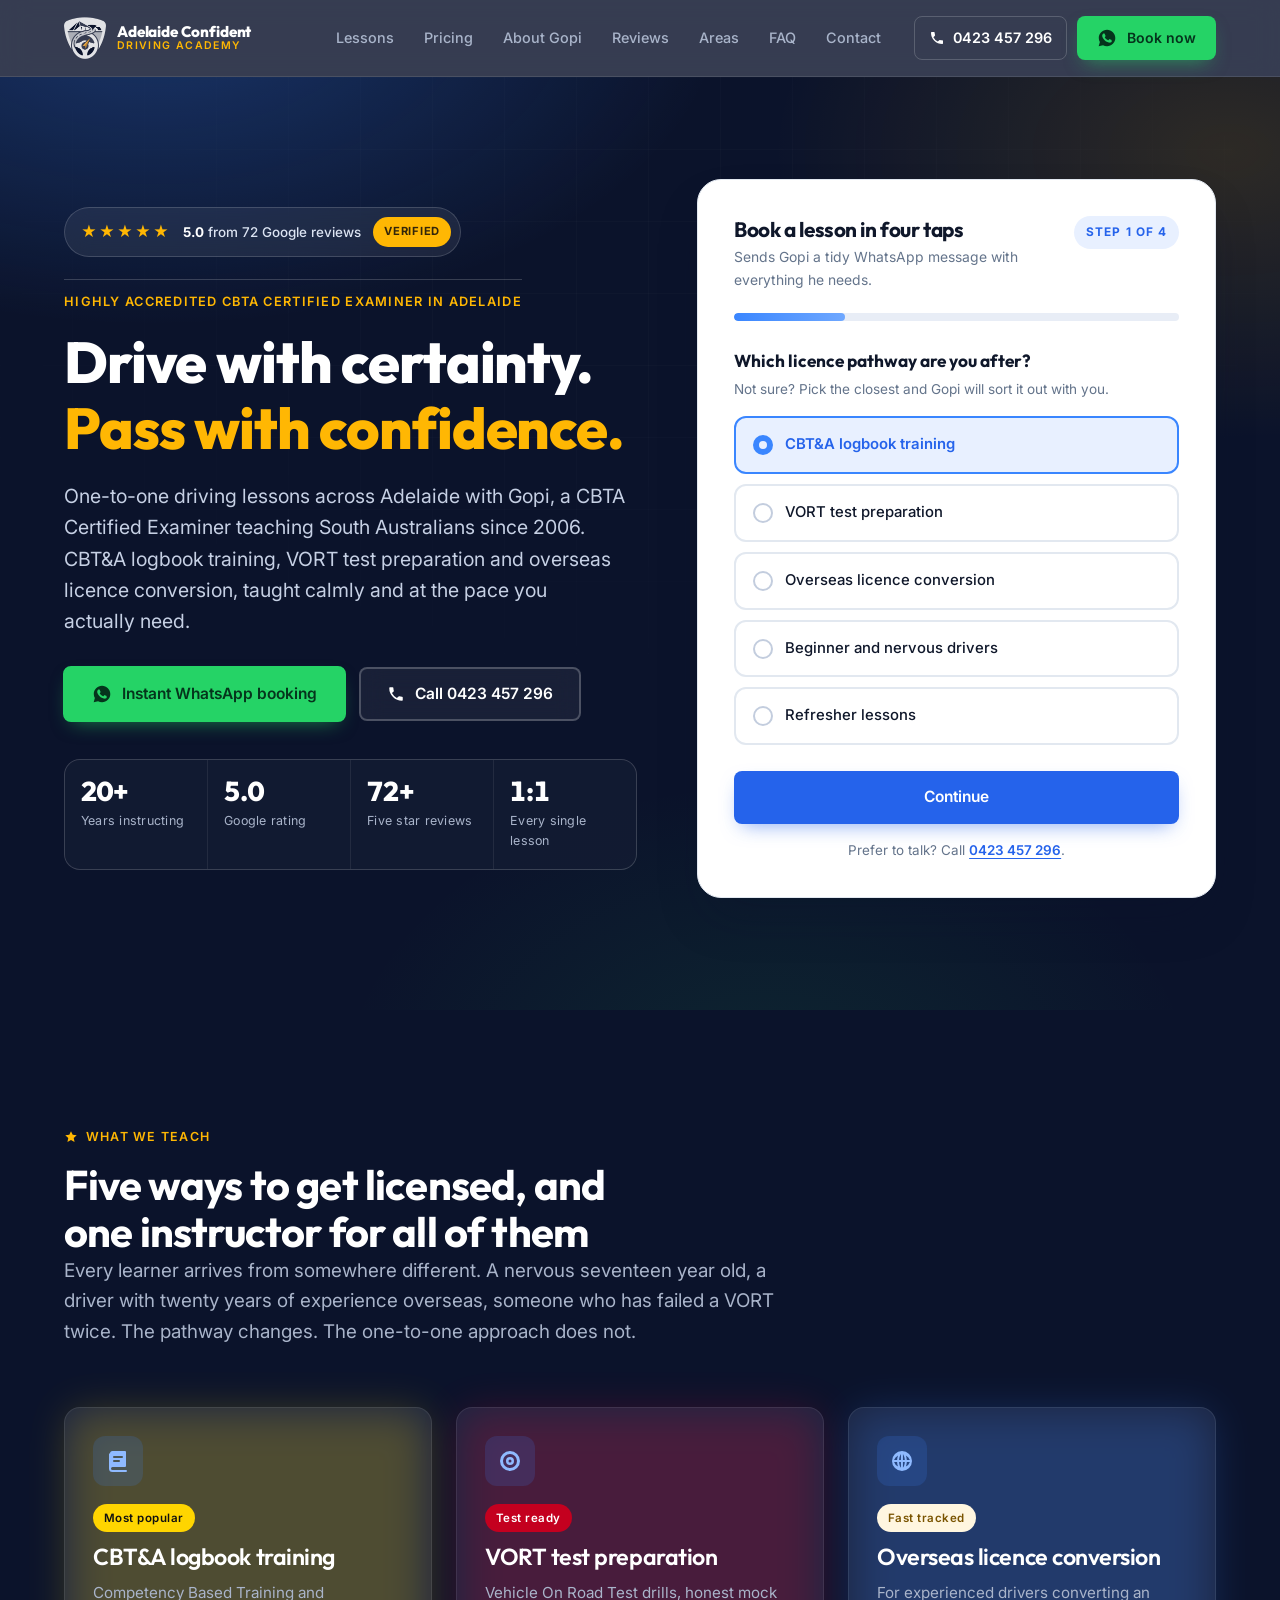
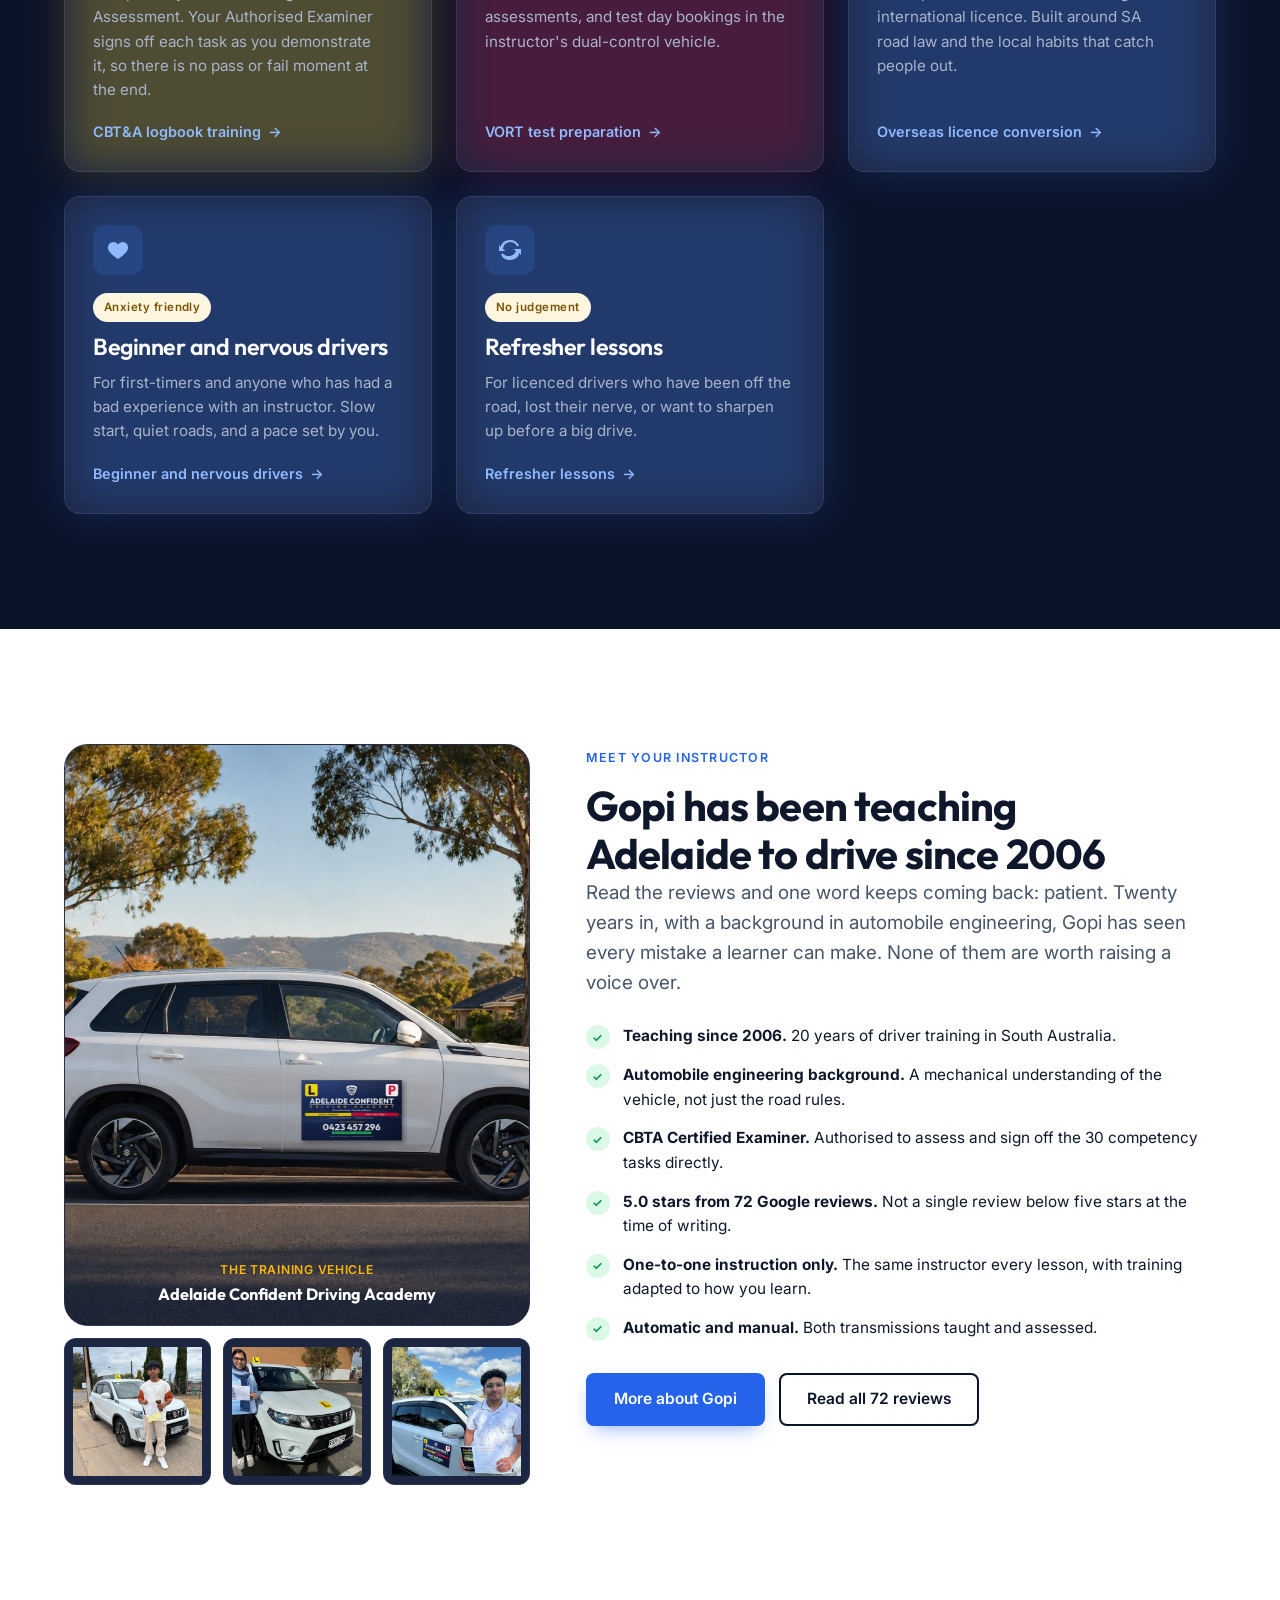
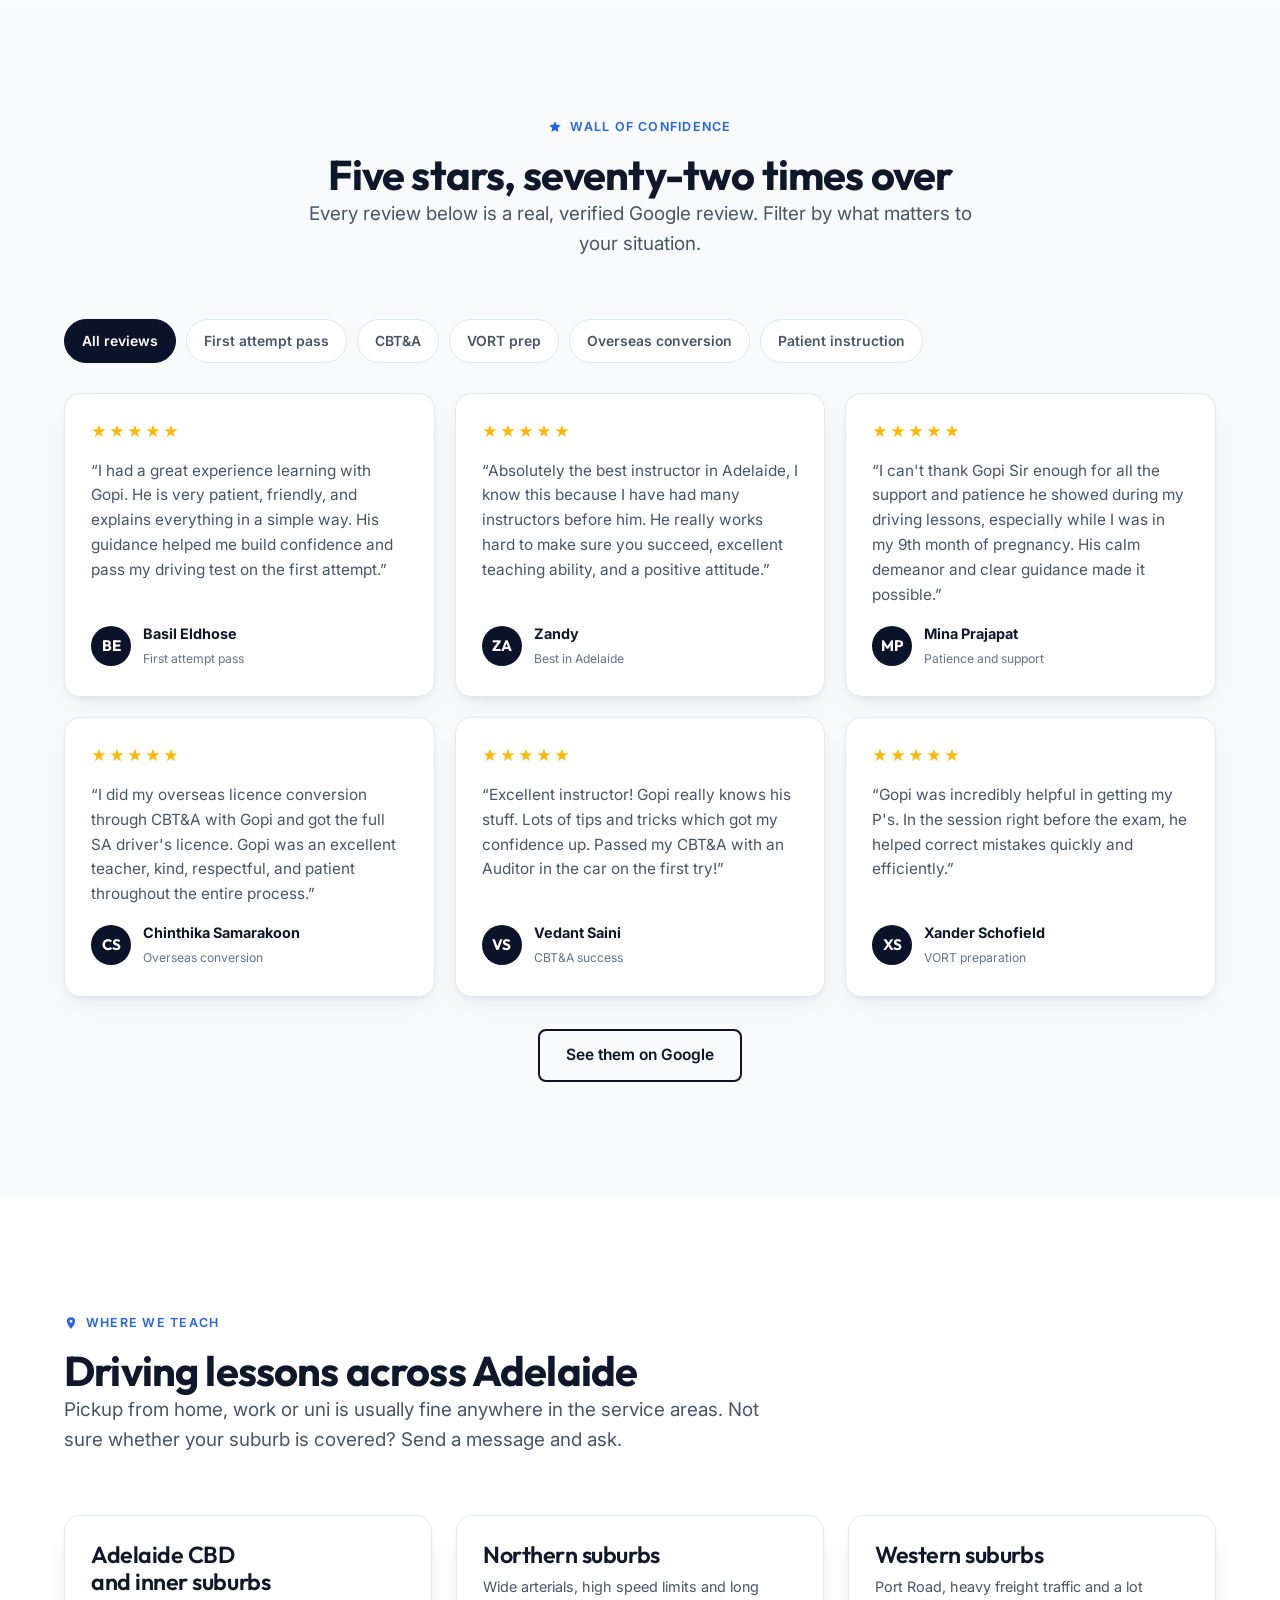
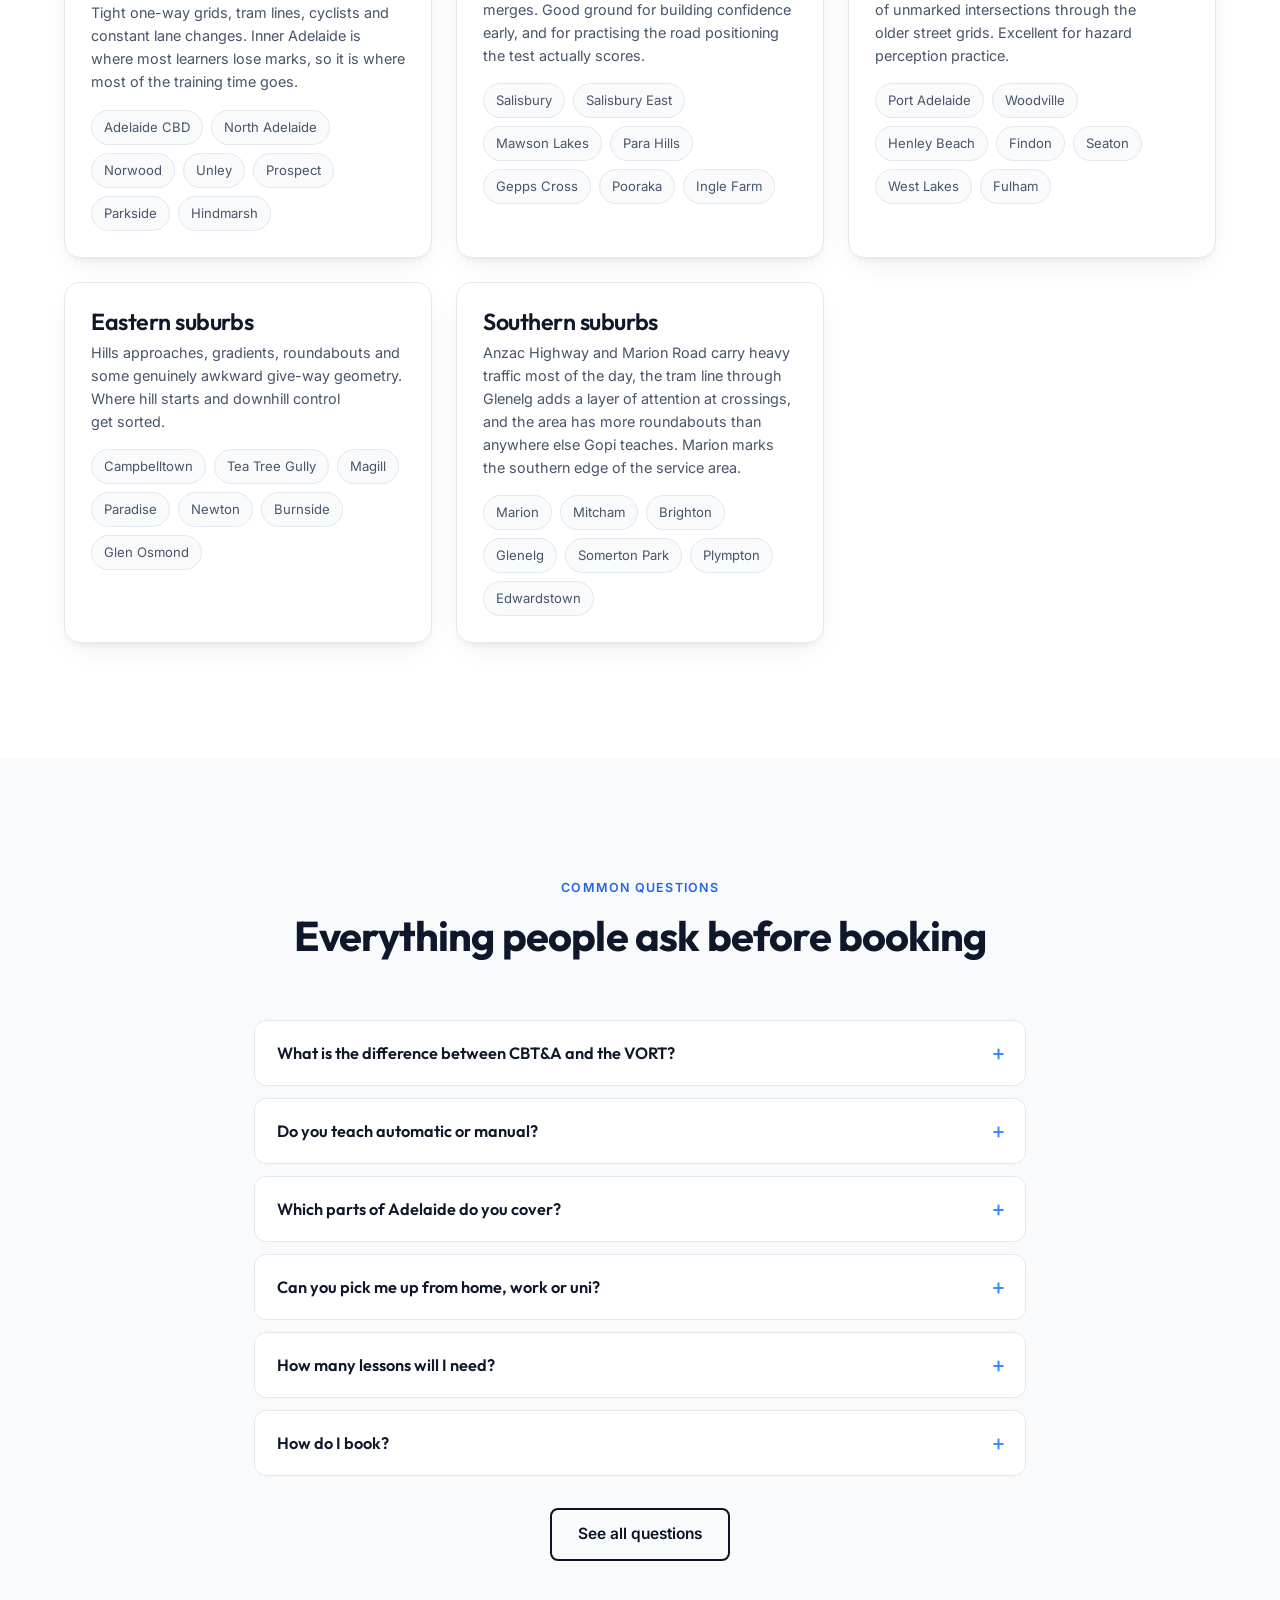
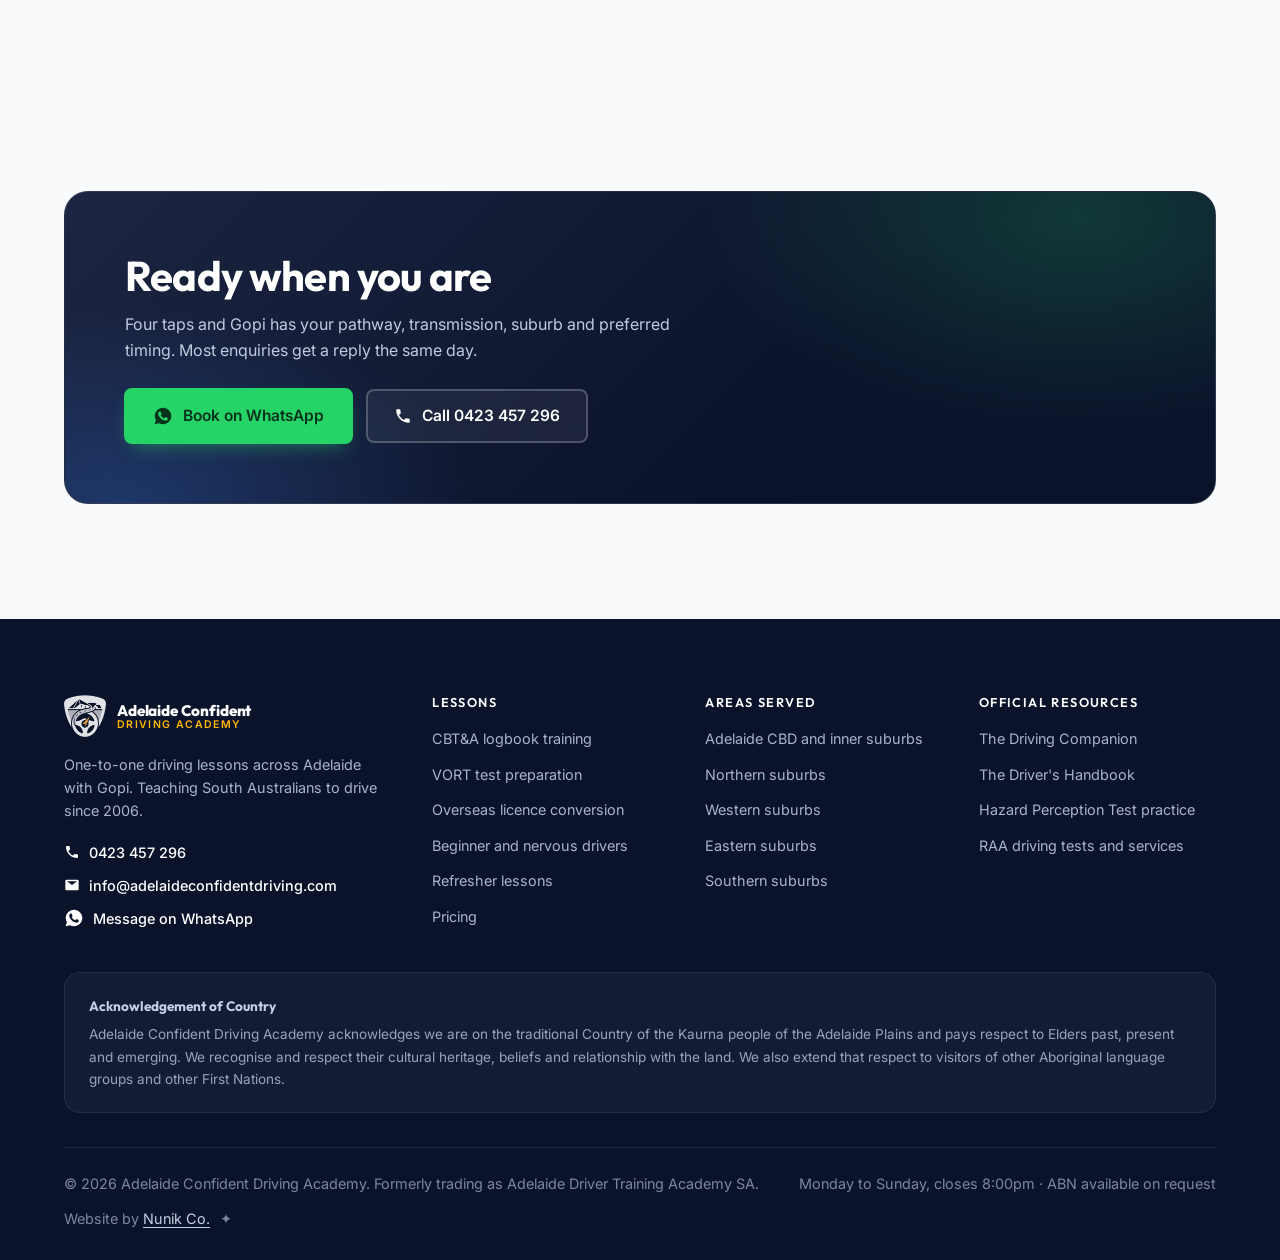
<file: index.html>
<!DOCTYPE html>
<html lang="en-AU">
<head>
<meta charset="utf-8">
<meta name="viewport" content="width=device-width, initial-scale=1, viewport-fit=cover">
<title>Highly Accredited CBTA Certified Examiner in Adelaide</title>
<meta name="description" content="CBTA Certified Examiner Gopi teaches one-to-one driving lessons across Adelaide. CBT&amp;A, VORT prep and licence conversion. 5.0 stars, 72 reviews.">
<link rel="canonical" href="https://adelaideconfidentdriving.com/">
<meta name="robots" content="index, follow, max-image-preview:large, max-snippet:-1, max-video-preview:-1">
<meta name="theme-color" content="#0B132B">
<meta name="author" content="Adelaide Confident Driving Academy">
<meta name="geo.region" content="AU-SA">
<meta name="geo.placename" content="Adelaide">
<meta name="geo.position" content="-34.9285;138.6007">
<meta name="ICBM" content="-34.9285, 138.6007">

<meta property="og:site_name" content="Adelaide Confident Driving Academy">
<meta property="og:type" content="website">
<meta property="og:locale" content="en_AU">
<meta property="og:title" content="Highly Accredited CBTA Certified Examiner in Adelaide">
<meta property="og:description" content="CBTA Certified Examiner Gopi teaches one-to-one driving lessons across Adelaide. CBT&amp;A, VORT prep and licence conversion. 5.0 stars, 72 reviews.">
<meta property="og:url" content="https://adelaideconfidentdriving.com/">
<meta property="og:image" content="https://adelaideconfidentdriving.com/assets/img/og-default.png">
<meta property="og:image:width" content="1200">
<meta property="og:image:height" content="630">
<meta property="og:image:alt" content="Adelaide Confident Driving Academy, five star rated driving school in Adelaide">
<meta name="twitter:card" content="summary_large_image">
<meta name="twitter:title" content="Highly Accredited CBTA Certified Examiner in Adelaide">
<meta name="twitter:description" content="CBTA Certified Examiner Gopi teaches one-to-one driving lessons across Adelaide. CBT&amp;A, VORT prep and licence conversion. 5.0 stars, 72 reviews.">
<meta name="twitter:image" content="https://adelaideconfidentdriving.com/assets/img/og-default.png">

<link rel="icon" href="/favicon.ico" sizes="any">
<link rel="icon" href="/assets/img/icon-192.png" type="image/png" sizes="192x192">
<link rel="apple-touch-icon" href="/assets/img/apple-touch-icon.png">
<link rel="manifest" href="/site.webmanifest">
<link rel="author" href="/humans.txt" type="text/plain">

<link rel="preconnect" href="https://fonts.googleapis.com">
<link rel="preconnect" href="https://fonts.gstatic.com" crossorigin>
<!-- Loaded normally rather than with a media=print/onload swap: the CSP forbids
     inline event handlers, and display=swap already prevents invisible text. -->
<link rel="stylesheet" href="https://fonts.googleapis.com/css2?family=Outfit:wght@600;700;800&family=Inter:wght@400;500;600&display=swap">
<link rel="stylesheet" href="/assets/css/site.css?v=8c6334c6">
<script src="/assets/js/site.js?v=108efda3" defer></script>
<script type="application/ld+json">{"@context":"https://schema.org","@graph":[{"@type":"WebSite","@id":"https://adelaideconfidentdriving.com/#website","url":"https://adelaideconfidentdriving.com/","name":"Adelaide Confident Driving Academy","inLanguage":"en-AU","publisher":{"@id":"https://adelaideconfidentdriving.com/#business"},"creator":{"@type":"Organization","name":"Nunik Co.","url":"https://nunik.co/book"}},{"@type":["DrivingSchool","LocalBusiness"],"@id":"https://adelaideconfidentdriving.com/#business","name":"Adelaide Confident Driving Academy","alternateName":["Adelaide Confident Driving","Adelaide Driver Training Academy SA","ACDA"],"description":"One-to-one driving school serving Adelaide and South Australia. CBT&A logbook training, VORT test preparation, overseas licence conversion and lessons for nervous beginners.","url":"https://adelaideconfidentdriving.com/","telephone":"+61423457296","email":"info@adelaideconfidentdriving.com","foundingDate":"2006","image":"https://adelaideconfidentdriving.com/assets/img/og-default.png","logo":{"@type":"ImageObject","url":"https://adelaideconfidentdriving.com/assets/img/icon-512.png","width":512,"height":512},"priceRange":"$$","currenciesAccepted":"AUD","address":{"@type":"PostalAddress","addressLocality":"Adelaide","addressRegion":"SA","addressCountry":"AU"},"geo":{"@type":"GeoCoordinates","latitude":"-34.9285","longitude":"138.6007"},"areaServed":[{"@type":"City","name":"Adelaide"},{"@type":"Place","name":"Adelaide CBD"},{"@type":"Place","name":"North Adelaide"},{"@type":"Place","name":"Norwood"},{"@type":"Place","name":"Unley"},{"@type":"Place","name":"Prospect"},{"@type":"Place","name":"Parkside"},{"@type":"Place","name":"Hindmarsh"},{"@type":"Place","name":"Thebarton"},{"@type":"Place","name":"Kent Town"},{"@type":"Place","name":"Goodwood"},{"@type":"Place","name":"Salisbury"},{"@type":"Place","name":"Salisbury East"},{"@type":"Place","name":"Mawson Lakes"},{"@type":"Place","name":"Para Hills"},{"@type":"Place","name":"Gepps Cross"},{"@type":"Place","name":"Pooraka"},{"@type":"Place","name":"Ingle Farm"},{"@type":"Place","name":"Modbury"},{"@type":"Place","name":"Golden Grove"},{"@type":"Place","name":"Munno Para"},{"@type":"Place","name":"Port Adelaide"},{"@type":"Place","name":"Woodville"},{"@type":"Place","name":"Henley Beach"},{"@type":"Place","name":"Findon"},{"@type":"Place","name":"Seaton"},{"@type":"Place","name":"West Lakes"},{"@type":"Place","name":"Fulham"},{"@type":"Place","name":"Grange"},{"@type":"Place","name":"Semaphore"},{"@type":"Place","name":"Royal Park"},{"@type":"Place","name":"Campbelltown"},{"@type":"Place","name":"Tea Tree Gully"},{"@type":"Place","name":"Magill"},{"@type":"Place","name":"Paradise"},{"@type":"Place","name":"Newton"},{"@type":"Place","name":"Burnside"},{"@type":"Place","name":"Glen Osmond"},{"@type":"Place","name":"Hectorville"},{"@type":"Place","name":"Kensington"},{"@type":"Place","name":"Marryatville"},{"@type":"Place","name":"Marion"},{"@type":"Place","name":"Mitcham"},{"@type":"Place","name":"Brighton"},{"@type":"Place","name":"Glenelg"},{"@type":"Place","name":"Somerton Park"},{"@type":"Place","name":"Plympton"},{"@type":"Place","name":"Edwardstown"},{"@type":"Place","name":"Ascot Park"},{"@type":"Place","name":"Clovelly Park"},{"@type":"Place","name":"Daw Park"}],"serviceArea":{"@type":"GeoCircle","geoMidpoint":{"@type":"GeoCoordinates","latitude":"-34.9285","longitude":"138.6007"},"geoRadius":"40000"},"openingHoursSpecification":[{"@type":"OpeningHoursSpecification","dayOfWeek":["Monday","Tuesday","Wednesday","Thursday","Friday","Saturday","Sunday"],"opens":"07:00","closes":"20:00"}],"aggregateRating":{"@type":"AggregateRating","ratingValue":"5.0","reviewCount":72,"bestRating":"5","worstRating":"1"},"review":[{"@type":"Review","author":{"@type":"Person","name":"Basil Eldhose"},"reviewRating":{"@type":"Rating","ratingValue":"5","bestRating":"5"},"reviewBody":"I had a great experience learning with Gopi. He is very patient, friendly, and explains everything in a simple way. His guidance helped me build confidence and pass my driving test on the first attempt."},{"@type":"Review","author":{"@type":"Person","name":"Zandy"},"reviewRating":{"@type":"Rating","ratingValue":"5","bestRating":"5"},"reviewBody":"Absolutely the best instructor in Adelaide, I know this because I have had many instructors before him. He really works hard to make sure you succeed, excellent teaching ability, and a positive attitude."},{"@type":"Review","author":{"@type":"Person","name":"Mina Prajapat"},"reviewRating":{"@type":"Rating","ratingValue":"5","bestRating":"5"},"reviewBody":"I can't thank Gopi Sir enough for all the support and patience he showed during my driving lessons, especially while I was in my 9th month of pregnancy. His calm demeanor and clear guidance made it possible."},{"@type":"Review","author":{"@type":"Person","name":"Chinthika Samarakoon"},"reviewRating":{"@type":"Rating","ratingValue":"5","bestRating":"5"},"reviewBody":"I did my overseas licence conversion through CBT&A with Gopi and got the full SA driver's licence. Gopi was an excellent teacher, kind, respectful, and patient throughout the entire process."},{"@type":"Review","author":{"@type":"Person","name":"Vedant Saini"},"reviewRating":{"@type":"Rating","ratingValue":"5","bestRating":"5"},"reviewBody":"Excellent instructor! Gopi really knows his stuff. Lots of tips and tricks which got my confidence up. Passed my CBT&A with an Auditor in the car on the first try!"},{"@type":"Review","author":{"@type":"Person","name":"Xander Schofield"},"reviewRating":{"@type":"Rating","ratingValue":"5","bestRating":"5"},"reviewBody":"Gopi was incredibly helpful in getting my P's. In the session right before the exam, he helped correct mistakes quickly and efficiently."},{"@type":"Review","author":{"@type":"Person","name":"Anh Quang Le Van"},"reviewRating":{"@type":"Rating","ratingValue":"5","bestRating":"5"},"reviewBody":"Experienced, gentle, and patient enough to help me pass the full license test in just 2 training sessions. He organized early timeframes for my urgent timeline."},{"@type":"Review","author":{"@type":"Person","name":"Aishwarya Menon"},"reviewRating":{"@type":"Rating","ratingValue":"5","bestRating":"5"},"reviewBody":"I passed my driving test the first time! Gopi uncle broke down each task and ensured I understood the movement prior to attempting it on the road."}],"employee":{"@id":"https://adelaideconfidentdriving.com/about/#gopi"},"founder":{"@id":"https://adelaideconfidentdriving.com/about/#gopi"},"sameAs":["https://share.google/oz1qiCDrlBlNMlHzZ","https://www.google.com/search?kgmid=/g/11vqnhx90x","https://adelaidedrivertrainingacademysa.com.au"],"hasOfferCatalog":{"@type":"OfferCatalog","name":"Driving lessons and assessments","itemListElement":[{"@type":"Offer","itemOffered":{"@type":"Service","name":"CBT&A logbook training","url":"https://adelaideconfidentdriving.com/services/cbta-logbook-training/"}},{"@type":"Offer","itemOffered":{"@type":"Service","name":"VORT test preparation","url":"https://adelaideconfidentdriving.com/services/vort-test-preparation/"}},{"@type":"Offer","itemOffered":{"@type":"Service","name":"Overseas licence conversion","url":"https://adelaideconfidentdriving.com/services/overseas-licence-conversion/"}},{"@type":"Offer","itemOffered":{"@type":"Service","name":"Beginner and nervous drivers","url":"https://adelaideconfidentdriving.com/services/beginner-driving-lessons/"}},{"@type":"Offer","itemOffered":{"@type":"Service","name":"Refresher lessons","url":"https://adelaideconfidentdriving.com/services/refresher-driving-lessons/"}}]}},{"@type":"Person","@id":"https://adelaideconfidentdriving.com/about/#gopi","name":"Gopi","alternateName":"Gopinathan","jobTitle":"Lead driving instructor and CBTA Certified Examiner","worksFor":{"@id":"https://adelaideconfidentdriving.com/#business"},"knowsAbout":["CBT&A Competency Based Training and Assessment","Vehicle On Road Test (VORT)","Overseas driver licence conversion in South Australia","Learner driver instruction","Automobile engineering"],"description":"Driving instructor in South Australia since 2006 with a background in automobile engineering. Known for calm, patient one-to-one instruction."},{"@type":"FAQPage","mainEntity":[{"@type":"Question","name":"What is the difference between CBT&A and the VORT?","acceptedAnswer":{"@type":"Answer","text":"CBT&A is the logbook method. You work through 30 competency tasks and your Authorised Examiner signs each one off as you demonstrate it, so there is no pass or fail moment. The VORT is a single assessed drive after 75 logged supervised hours, where you need 90 percent or better and no road law breaches. CBT&A suits people who do not perform well under test pressure. The VORT suits confident drivers who would rather get it done in one sitting."}},{"@type":"Question","name":"Do you teach automatic or manual?","acceptedAnswer":{"@type":"Answer","text":"Both. Most learners now choose automatic, which is completely reasonable. Be aware that if you are assessed in an automatic, your licence carries an automatic-only condition until you complete a manual assessment."}},{"@type":"Question","name":"Which parts of Adelaide do you cover?","acceptedAnswer":{"@type":"Answer","text":"The CBD and inner suburbs, the northern suburbs, the western suburbs, the eastern suburbs and the southern suburbs as far as Marion. Send a message with your suburb and you will get a straight answer."}},{"@type":"Question","name":"Can you pick me up from home, work or uni?","acceptedAnswer":{"@type":"Answer","text":"Usually yes, within the service areas. Say where you need to be picked up from when you message and it gets sorted before the first lesson."}},{"@type":"Question","name":"How many lessons will I need?","acceptedAnswer":{"@type":"Answer","text":"Nobody can answer that honestly before seeing you drive. After the first assessment lesson you will get a realistic estimate rather than a number designed to sound appealing."}},{"@type":"Question","name":"How do I book?","acceptedAnswer":{"@type":"Answer","text":"The quickest way is the WhatsApp booking form on this site, which sends Gopi your training path, transmission, suburb and preferred timing in one message. Calling or texting 0423 457 296 works just as well."}}]},{"@type":"BreadcrumbList","itemListElement":[{"@type":"ListItem","position":1,"name":"Home","item":"https://adelaideconfidentdriving.com/"}]}]}</script>
</head>
<body>
<div id="preloader" role="status" aria-label="Loading">
  <div class="pl-inner">
    <img src="/assets/img/logo-mark-light.png" alt="" width="84" height="84">
    <div class="pl-name">Adelaide Confident</div>
    <div class="pl-sub">Driving Academy</div>
  </div>
</div>
<a class="skip-link" href="#main">Skip to content</a>
<header class="site-header">
  <div class="wrap">
    <nav class="nav" aria-label="Main">
      <a class="brand" href="/">
        <img src="/assets/img/logo-mark-light.png" alt="" width="42" height="42">
        <span class="brand-text">
          <b>Adelaide Confident</b>
          <span>Driving Academy</span>
        </span>
      </a>
      <ul class="nav-links" id="nav-links"><li><a href="/services/">Lessons</a></li><li><a href="/pricing/">Pricing</a></li><li><a href="/about/">About Gopi</a></li><li><a href="/reviews/">Reviews</a></li><li><a href="/service-areas/">Areas</a></li><li><a href="/faq/">FAQ</a></li><li><a href="/contact/">Contact</a></li></ul>
      <div class="nav-cta">
        <a class="nav-call" href="tel:+61423457296"><svg aria-hidden="true" width="16" height="16" viewBox="0 0 24 24" fill="currentColor"><path d="M6.6 10.8a15.1 15.1 0 0 0 6.6 6.6l2.2-2.2a1 1 0 0 1 1-.25c1.1.37 2.3.57 3.6.57a1 1 0 0 1 1 1V20a1 1 0 0 1-1 1A17 17 0 0 1 3 4a1 1 0 0 1 1-1h3.5a1 1 0 0 1 1 1c0 1.25.2 2.45.57 3.57a1 1 0 0 1-.25 1l-2.22 2.23Z"/></svg><span>0423 457 296</span></a>
        <a class="btn btn--whatsapp btn--sm" href="https://wa.me/61423457296?text=Hi%20Gopi%2C%20I%27d%20like%20to%20book%20a%20driving%20lesson%20with%20Adelaide%20Confident%20Driving%20Academy.%20Could%20you%20let%20me%20know%20your%20availability%3F" rel="noopener"><svg aria-hidden="true" width="20" height="20" viewBox="0 0 24 24" fill="currentColor"><path d="M12.04 2C6.58 2 2.13 6.45 2.13 11.91c0 1.75.46 3.45 1.32 4.95L2 22l5.25-1.38a9.87 9.87 0 0 0 4.79 1.22h.01c5.46 0 9.91-4.45 9.91-9.91S17.5 2 12.04 2Zm5.8 14.17c-.24.68-1.4 1.3-1.95 1.35-.5.05-1.13.07-1.83-.11-.42-.11-.96-.29-1.65-.59-2.9-1.25-4.8-4.17-4.94-4.36-.15-.19-1.19-1.58-1.19-3.02s.76-2.14 1.03-2.44c.27-.29.58-.37.78-.37h.56c.18 0 .42-.07.66.5.24.59.83 2.03.9 2.18.07.15.12.32.02.51-.09.19-.14.31-.28.48-.14.17-.29.37-.42.5-.14.14-.28.29-.12.57.16.29.71 1.17 1.53 1.9 1.05.94 1.94 1.23 2.22 1.37.27.14.43.12.59-.07.16-.19.68-.79.86-1.07.18-.27.36-.22.61-.13.24.09 1.55.73 1.82.86.27.14.44.2.5.32.07.11.07.65-.17 1.33Z"/></svg> Book now</a>
        <button class="nav-toggle" type="button" aria-expanded="false" aria-controls="nav-links" aria-label="Menu"><span></span></button>
      </div>
    </nav>
  </div>
</header>

<main id="main">

<section class="hero">
  <div class="wrap">
    <div class="hero-grid">
      <div>
        <a class="rating-badge" href="https://share.google/oz1qiCDrlBlNMlHzZ" target="_blank" rel="noopener"><span class="stars" aria-hidden="true">★★★★★</span><span class="rb-text"><b>5.0</b> from 72 Google reviews</span><span class="rb-chip">Verified</span></a>
        <p class="hero-credential">Highly Accredited CBTA Certified Examiner in Adelaide</p>
        <h1>Drive with certainty. <em>Pass with confidence.</em></h1>
        <p class="lede">One-to-one driving lessons across Adelaide with Gopi, a CBTA Certified
        Examiner teaching South Australians since 2006. CBT&amp;A logbook training, VORT test
        preparation and overseas licence conversion, taught calmly and at the pace you actually
        need.</p>
        <div class="btn-row">
          <a class="btn btn--whatsapp pulse" href="#book"><svg aria-hidden="true" width="20" height="20" viewBox="0 0 24 24" fill="currentColor"><path d="M12.04 2C6.58 2 2.13 6.45 2.13 11.91c0 1.75.46 3.45 1.32 4.95L2 22l5.25-1.38a9.87 9.87 0 0 0 4.79 1.22h.01c5.46 0 9.91-4.45 9.91-9.91S17.5 2 12.04 2Zm5.8 14.17c-.24.68-1.4 1.3-1.95 1.35-.5.05-1.13.07-1.83-.11-.42-.11-.96-.29-1.65-.59-2.9-1.25-4.8-4.17-4.94-4.36-.15-.19-1.19-1.58-1.19-3.02s.76-2.14 1.03-2.44c.27-.29.58-.37.78-.37h.56c.18 0 .42-.07.66.5.24.59.83 2.03.9 2.18.07.15.12.32.02.51-.09.19-.14.31-.28.48-.14.17-.29.37-.42.5-.14.14-.28.29-.12.57.16.29.71 1.17 1.53 1.9 1.05.94 1.94 1.23 2.22 1.37.27.14.43.12.59-.07.16-.19.68-.79.86-1.07.18-.27.36-.22.61-.13.24.09 1.55.73 1.82.86.27.14.44.2.5.32.07.11.07.65-.17 1.33Z"/></svg> Instant WhatsApp booking</a>
          <a class="btn btn--ghost" href="tel:+61423457296"><svg aria-hidden="true" width="18" height="18" viewBox="0 0 24 24" fill="currentColor"><path d="M6.6 10.8a15.1 15.1 0 0 0 6.6 6.6l2.2-2.2a1 1 0 0 1 1-.25c1.1.37 2.3.57 3.6.57a1 1 0 0 1 1 1V20a1 1 0 0 1-1 1A17 17 0 0 1 3 4a1 1 0 0 1 1-1h3.5a1 1 0 0 1 1 1c0 1.25.2 2.45.57 3.57a1 1 0 0 1-.25 1l-2.22 2.23Z"/></svg> Call 0423 457 296</a>
        </div>
        <div class="microstats">
          <div><b><span data-count="20" data-suffix="+">20+</span></b><span>Years instructing</span></div>
          <div><b><span data-count="5.0">5.0</span></b><span>Google rating</span></div>
          <div><b><span data-count="72" data-suffix="+">72+</span></b><span>Five star reviews</span></div>
          <div><b>1:1</b><span>Every single lesson</span></div>
        </div>
      </div>
      <div class="reveal" data-delay="120"><div class="booking" id="book">
  <div class="booking-head">
    <div>
      <h2>Book a lesson in four taps</h2>
      <p>Sends Gopi a tidy WhatsApp message with everything he needs.</p>
    </div>
    <span class="booking-step-count" id="booking-step-count">Step 1 of 4</span>
  </div>

  <div class="progress" role="progressbar" aria-label="Booking progress" aria-valuemin="0" aria-valuemax="100" aria-valuenow="25">
    <i id="booking-progress"></i>
  </div>

  <form id="booking-form" novalidate>
    <fieldset class="step is-active" data-require="route" data-autoadvance="1"
              data-error="Choose the training path that fits you best.">
      <legend class="step-q">Which licence pathway are you after?</legend>
      <p class="step-hint">Not sure? Pick the closest and Gopi will sort it out with you.</p>
      <div class="opt-list"><label class="opt"><input type="radio" name="route" value="CBT&amp;A logbook training" checked><span>CBT&amp;A logbook training</span></label><label class="opt"><input type="radio" name="route" value="VORT test preparation"><span>VORT test preparation</span></label><label class="opt"><input type="radio" name="route" value="Overseas licence conversion"><span>Overseas licence conversion</span></label><label class="opt"><input type="radio" name="route" value="Beginner and nervous drivers"><span>Beginner and nervous drivers</span></label><label class="opt"><input type="radio" name="route" value="Refresher lessons"><span>Refresher lessons</span></label></div>
    </fieldset>

    <fieldset class="step" data-require="gearbox" data-autoadvance="1"
              data-error="Choose automatic or manual.">
      <legend class="step-q">Automatic or manual?</legend>
      <p class="step-hint">An automatic assessment gives you an automatic-only licence condition.</p>
      <div class="opt-list opt-list--2"><label class="opt"><input type="radio" name="gearbox" value="Automatic" checked><span>Automatic</span></label><label class="opt"><input type="radio" name="gearbox" value="Manual"><span>Manual</span></label></div>
    </fieldset>

    <fieldset class="step" data-require="suburb"
              data-error="Enter the suburb you would like to be picked up from.">
      <legend class="step-q">Which suburb are you in?</legend>
      <p class="step-hint">Pickup from home, work or uni is usually fine within the service areas.</p>
      <div class="field">
        <label for="suburb">Suburb or area</label>
        <input type="text" id="suburb" name="suburb" autocomplete="address-level2"
               placeholder="e.g. Mawson Lakes" enterkeyhint="next">
        <div class="suburb-hints"><button type="button">Adelaide CBD</button><button type="button">Salisbury</button><button type="button">Mawson Lakes</button><button type="button">Norwood</button><button type="button">Port Adelaide</button><button type="button">Campbelltown</button><button type="button">Marion</button><button type="button">Prospect</button></div>
      </div>
    </fieldset>

    <fieldset class="step" data-require="timing"
              data-error="Let Gopi know roughly when suits you.">
      <legend class="step-q">When suits you?</legend>
      <p class="step-hint">Seven days a week, monday to sunday, closes 8:00pm.</p>
      <div class="opt-list"><label class="opt"><input type="radio" name="timing" value="Weekday mornings" checked><span>Weekday mornings</span></label><label class="opt"><input type="radio" name="timing" value="Weekday afternoons or evenings"><span>Weekday afternoons or evenings</span></label><label class="opt"><input type="radio" name="timing" value="Weekends"><span>Weekends</span></label><label class="opt"><input type="radio" name="timing" value="Urgent, within the next two weeks"><span>Urgent, within the next two weeks</span></label></div>
      <div class="booking-summary" id="booking-summary" hidden>
        <dl></dl>
      </div>
    </fieldset>

    <p class="form-error" id="booking-error" role="alert" hidden></p>

    <div class="booking-nav">
      <button type="button" class="btn booking-back" id="booking-back" hidden>Back</button>
      <button type="submit" class="btn btn--primary" id="booking-next">Continue</button>
    </div>

    <p class="booking-fallback" id="booking-result" role="status" hidden></p>
    <p class="booking-fallback">Prefer to talk? Call
      <a href="tel:+61423457296">0423 457 296</a>.</p>
  </form>
</div>
</div>
    </div>
  </div>
</section>

<section class="section section--dark">
  <div class="wrap">
    <div class="section-head">
      <p class="eyebrow"><svg aria-hidden="true" width="14" height="14" viewBox="0 0 24 24" fill="currentColor"><path d="m12 2 2.9 6.3 6.9.8-5.1 4.7 1.4 6.8L12 17.2 5.9 20.6l1.4-6.8L2.2 9.1l6.9-.8L12 2Z"/></svg> What we teach</p>
      <h2>Five ways to get licensed, and one instructor for all of them</h2>
      <p class="lede">Every learner arrives from somewhere different. A nervous seventeen year
      old, a driver with twenty years of experience overseas, someone who has failed a VORT
      twice. The pathway changes. The one-to-one approach does not.</p>
    </div>
    <div class="grid grid--3"><article class="card card--dark card-glow card-glow--yellow reveal" data-delay="0" style="--glow-delay:0.0s">
  <span class="card-icon"><svg aria-hidden="true" width="24" height="24" viewBox="0 0 24 24" fill="currentColor"><path d="M4 4.5A2.5 2.5 0 0 1 6.5 2H19a1 1 0 0 1 1 1v14a1 1 0 0 1-1 1H6.5a1.5 1.5 0 0 0 0 3H20a1 1 0 1 1 0 2H6.5A3.5 3.5 0 0 1 3 19.5v-15Zm4 2.5a1 1 0 0 0 0 2h8a1 1 0 1 0 0-2H8Zm0 4a1 1 0 1 0 0 2h5a1 1 0 1 0 0-2H8Z"/></svg></span>
  <span class="chip chip--plate-yellow" style="align-self:flex-start;margin-bottom:12px">Most popular</span>
  <h3>CBT&amp;A logbook training</h3>
  <p>Competency Based Training and Assessment. Your Authorised Examiner signs off each task as you demonstrate it, so there is no pass or fail moment at the end.</p>
  <a class="card-link" href="/services/cbta-logbook-training/">CBT&amp;A logbook training</a>
</article><article class="card card--dark card-glow card-glow--red reveal" data-delay="70" style="--glow-delay:0.6s">
  <span class="card-icon"><svg aria-hidden="true" width="24" height="24" viewBox="0 0 24 24" fill="currentColor"><path d="M12 2a10 10 0 1 0 0 20 10 10 0 0 0 0-20Zm0 3a7 7 0 1 1 0 14 7 7 0 0 1 0-14Zm0 3a4 4 0 1 0 0 8 4 4 0 0 0 0-8Zm0 2.5a1.5 1.5 0 1 1 0 3 1.5 1.5 0 0 1 0-3Z"/></svg></span>
  <span class="chip chip--plate-red" style="align-self:flex-start;margin-bottom:12px">Test ready</span>
  <h3>VORT test preparation</h3>
  <p>Vehicle On Road Test drills, honest mock assessments, and test day bookings in the instructor&#x27;s dual-control vehicle.</p>
  <a class="card-link" href="/services/vort-test-preparation/">VORT test preparation</a>
</article><article class="card card--dark card-glow card-glow--cobalt reveal" data-delay="140" style="--glow-delay:1.2s">
  <span class="card-icon"><svg aria-hidden="true" width="24" height="24" viewBox="0 0 24 24" fill="currentColor"><path d="M12 2a10 10 0 1 0 0 20 10 10 0 0 0 0-20ZM4.06 13h3.02c.1 1.72.45 3.32.98 4.6A8.02 8.02 0 0 1 4.06 13Zm3.02-2H4.06a8.02 8.02 0 0 1 4-4.6c-.53 1.28-.88 2.88-.98 4.6Zm2 0c.13-2.04.6-3.74 1.2-4.78.24-.4.47-.68.66-.85V11H9.08Zm3.86 0V5.37c.19.17.42.45.66.85.6 1.04 1.07 2.74 1.2 4.78h-1.86Zm0 2h1.86c-.13 2.04-.6 3.74-1.2 4.78-.24.4-.47.68-.66.85V13Zm-2 0v5.63c-.19-.17-.42-.45-.66-.85-.6-1.04-1.07-2.74-1.2-4.78h1.86Zm5.9 0h3.02a8.02 8.02 0 0 1-4 4.6c.53-1.28.88-2.88.98-4.6Zm0-2c-.1-1.72-.45-3.32-.98-4.6a8.02 8.02 0 0 1 4 4.6h-3.02Z"/></svg></span>
  <span class="chip chip--gold" style="align-self:flex-start;margin-bottom:12px">Fast tracked</span>
  <h3>Overseas licence conversion</h3>
  <p>For experienced drivers converting an international licence. Built around SA road law and the local habits that catch people out.</p>
  <a class="card-link" href="/services/overseas-licence-conversion/">Overseas licence conversion</a>
</article><article class="card card--dark card-glow card-glow--cobalt reveal" data-delay="210" style="--glow-delay:1.8s">
  <span class="card-icon"><svg aria-hidden="true" width="24" height="24" viewBox="0 0 24 24" fill="currentColor"><path d="M12 21s-7.5-4.6-9.5-9A5.5 5.5 0 0 1 12 6.5 5.5 5.5 0 0 1 21.5 12c-2 4.4-9.5 9-9.5 9Z"/></svg></span>
  <span class="chip chip--gold" style="align-self:flex-start;margin-bottom:12px">Anxiety friendly</span>
  <h3>Beginner and nervous drivers</h3>
  <p>For first-timers and anyone who has had a bad experience with an instructor. Slow start, quiet roads, and a pace set by you.</p>
  <a class="card-link" href="/services/beginner-driving-lessons/">Beginner and nervous drivers</a>
</article><article class="card card--dark card-glow card-glow--cobalt reveal" data-delay="280" style="--glow-delay:2.4s">
  <span class="card-icon"><svg aria-hidden="true" width="24" height="24" viewBox="0 0 24 24" fill="currentColor"><path d="M12 4a8 8 0 0 1 7.2 4.5l1.9-.9A10 10 0 0 0 12 2a10 10 0 0 0-9.6 7.2L1 6.5V13h6.5l-2.6-2.1A8 8 0 0 1 12 4Zm10 7h-6.5l2.6 2.1A8 8 0 0 1 4.8 15.5l-1.9.9A10 10 0 0 0 12 22a10 10 0 0 0 9.6-7.2l1.4 2.7V11Z"/></svg></span>
  <span class="chip chip--gold" style="align-self:flex-start;margin-bottom:12px">No judgement</span>
  <h3>Refresher lessons</h3>
  <p>For licenced drivers who have been off the road, lost their nerve, or want to sharpen up before a big drive.</p>
  <a class="card-link" href="/services/refresher-driving-lessons/">Refresher lessons</a>
</article></div>
  </div>
</section>

<section class="section section--tint">
  <div class="wrap">
    <div class="instructor">
      <div>
  <div class="photo-frame">
    <img src="/assets/img/team/gopi-portrait.jpg" alt="The Adelaide Confident Driving Academy training vehicle, a liveried Suzuki Vitara" width="800" height="1000" loading="lazy">
    <div class="photo-caption">
      <span>The training vehicle</span>
      <b>Adelaide Confident Driving Academy</b>
    </div>
  </div>
  <div class="photo-strip"><div><img src="/assets/img/team/gopi-lesson-1.jpg" alt="A student with the Adelaide Confident Driving Academy training vehicle after passing his CBT&amp;A assessment" width="400" height="400" loading="lazy"></div><div><img src="/assets/img/team/gopi-student-pass-woman.jpg" alt="A student celebrating a first attempt pass, holding her Certificate of Competency" width="400" height="400" loading="lazy"></div><div><img src="/assets/img/team/gopi-student-pass.jpg" alt="A student celebrating a first attempt pass, holding his Certificate of Competency" width="400" height="400" loading="lazy"></div></div>
</div>
      <div>
        <p class="eyebrow">Meet your instructor</p>
        <h2>Gopi has been teaching Adelaide to drive since 2006</h2>
        <p class="lede">Read the reviews and one word keeps coming back: patient. Twenty years
        in, with a background in automobile engineering, Gopi has seen every mistake a learner
        can make. None of them are worth raising a voice over.</p>
        <ul class="cred-list"><li><span class="tick" aria-hidden="true">&#10003;</span><span><b>Teaching since 2006.</b> 20 years of driver training in South Australia.</span></li><li><span class="tick" aria-hidden="true">&#10003;</span><span><b>Automobile engineering background.</b> A mechanical understanding of the vehicle, not just the road rules.</span></li><li><span class="tick" aria-hidden="true">&#10003;</span><span><b>CBTA Certified Examiner.</b> Authorised to assess and sign off the 30 competency tasks directly.</span></li><li><span class="tick" aria-hidden="true">&#10003;</span><span><b>5.0 stars from 72 Google reviews.</b> Not a single review below five stars at the time of writing.</span></li><li><span class="tick" aria-hidden="true">&#10003;</span><span><b>One-to-one instruction only.</b> The same instructor every lesson, with training adapted to how you learn.</span></li><li><span class="tick" aria-hidden="true">&#10003;</span><span><b>Automatic and manual.</b> Both transmissions taught and assessed.</span></li></ul>
        <div class="btn-row mt-32">
          <a class="btn btn--primary" href="/about/">More about Gopi</a>
          <a class="btn btn--outline" href="/reviews/">Read all 72 reviews</a>
        </div>
      </div>
    </div>
  </div>
</section>

<section class="section">
  <div class="wrap">
    <div class="section-head section-head--center">
      <p class="eyebrow"><svg aria-hidden="true" width="14" height="14" viewBox="0 0 24 24" fill="currentColor"><path d="m12 2 2.9 6.3 6.9.8-5.1 4.7 1.4 6.8L12 17.2 5.9 20.6l1.4-6.8L2.2 9.1l6.9-.8L12 2Z"/></svg> Wall of confidence</p>
      <h2>Five stars, seventy-two times over</h2>
      <p class="lede" style="margin-inline:auto">Every review below is a real, verified Google
      review. Filter by what matters to your situation.</p>
    </div>
    <div class="filter-bar" id="review-filter" role="group" aria-label="Filter reviews"><button class="filter-btn" type="button" data-filter="all" aria-pressed="true">All reviews</button><button class="filter-btn" type="button" data-filter="first-attempt" aria-pressed="false">First attempt pass</button><button class="filter-btn" type="button" data-filter="cbta" aria-pressed="false">CBT&amp;A</button><button class="filter-btn" type="button" data-filter="vort" aria-pressed="false">VORT prep</button><button class="filter-btn" type="button" data-filter="overseas" aria-pressed="false">Overseas conversion</button><button class="filter-btn" type="button" data-filter="patience" aria-pressed="false">Patient instruction</button></div><p class="sr-only" id="review-count" role="status"></p><div class="review-grid" id="review-grid"><article class="review" data-tags="first-attempt|patience">
  <span class="stars" aria-hidden="true">★★★★★</span>
  <blockquote>I had a great experience learning with Gopi. He is very patient, friendly, and explains everything in a simple way. His guidance helped me build confidence and pass my driving test on the first attempt.</blockquote>
  <footer>
    <span class="avatar" aria-hidden="true">BE</span>
    <span class="who"><b>Basil Eldhose</b><span>First attempt pass</span></span>
  </footer>
</article><article class="review" data-tags="patience">
  <span class="stars" aria-hidden="true">★★★★★</span>
  <blockquote>Absolutely the best instructor in Adelaide, I know this because I have had many instructors before him. He really works hard to make sure you succeed, excellent teaching ability, and a positive attitude.</blockquote>
  <footer>
    <span class="avatar" aria-hidden="true">ZA</span>
    <span class="who"><b>Zandy</b><span>Best in Adelaide</span></span>
  </footer>
</article><article class="review" data-tags="patience">
  <span class="stars" aria-hidden="true">★★★★★</span>
  <blockquote>I can&#x27;t thank Gopi Sir enough for all the support and patience he showed during my driving lessons, especially while I was in my 9th month of pregnancy. His calm demeanor and clear guidance made it possible.</blockquote>
  <footer>
    <span class="avatar" aria-hidden="true">MP</span>
    <span class="who"><b>Mina Prajapat</b><span>Patience and support</span></span>
  </footer>
</article><article class="review" data-tags="overseas|cbta|patience">
  <span class="stars" aria-hidden="true">★★★★★</span>
  <blockquote>I did my overseas licence conversion through CBT&amp;A with Gopi and got the full SA driver&#x27;s licence. Gopi was an excellent teacher, kind, respectful, and patient throughout the entire process.</blockquote>
  <footer>
    <span class="avatar" aria-hidden="true">CS</span>
    <span class="who"><b>Chinthika Samarakoon</b><span>Overseas conversion</span></span>
  </footer>
</article><article class="review" data-tags="cbta|first-attempt">
  <span class="stars" aria-hidden="true">★★★★★</span>
  <blockquote>Excellent instructor! Gopi really knows his stuff. Lots of tips and tricks which got my confidence up. Passed my CBT&amp;A with an Auditor in the car on the first try!</blockquote>
  <footer>
    <span class="avatar" aria-hidden="true">VS</span>
    <span class="who"><b>Vedant Saini</b><span>CBT&amp;A success</span></span>
  </footer>
</article><article class="review" data-tags="vort">
  <span class="stars" aria-hidden="true">★★★★★</span>
  <blockquote>Gopi was incredibly helpful in getting my P&#x27;s. In the session right before the exam, he helped correct mistakes quickly and efficiently.</blockquote>
  <footer>
    <span class="avatar" aria-hidden="true">XS</span>
    <span class="who"><b>Xander Schofield</b><span>VORT preparation</span></span>
  </footer>
</article></div>
    <div class="center mt-32">
      <a class="btn btn--outline" href="https://share.google/oz1qiCDrlBlNMlHzZ" target="_blank" rel="noopener">See them on Google</a>
    </div>
  </div>
</section>

<section class="section section--tint">
  <div class="wrap">
    <div class="section-head">
      <p class="eyebrow"><svg aria-hidden="true" width="14" height="14" viewBox="0 0 24 24" fill="currentColor"><path d="M12 2a7 7 0 0 0-7 7c0 5 7 13 7 13s7-8 7-13a7 7 0 0 0-7-7Zm0 9.5A2.5 2.5 0 1 1 12 6.5a2.5 2.5 0 0 1 0 5Z"/></svg> Where we teach</p>
      <h2>Driving lessons across Adelaide</h2>
      <p class="lede">Pickup from home, work or uni is usually fine anywhere in the service
      areas. Not sure whether your suburb is covered? Send a message and ask.</p>
    </div>
    <div class="grid grid--2"><div class="area-block reveal">
  <h3>Adelaide CBD and inner suburbs</h3>
  <p>Tight one-way grids, tram lines, cyclists and constant lane changes. Inner Adelaide is where most learners lose marks, so it is where most of the training time goes.</p>
  <ul class="suburb-list"><li>Adelaide CBD</li><li>North Adelaide</li><li>Norwood</li><li>Unley</li><li>Prospect</li><li>Parkside</li><li>Hindmarsh</li></ul>
</div><div class="area-block reveal">
  <h3>Northern suburbs</h3>
  <p>Wide arterials, high speed limits and long merges. Good ground for building confidence early, and for practising the road positioning the test actually scores.</p>
  <ul class="suburb-list"><li>Salisbury</li><li>Salisbury East</li><li>Mawson Lakes</li><li>Para Hills</li><li>Gepps Cross</li><li>Pooraka</li><li>Ingle Farm</li></ul>
</div><div class="area-block reveal">
  <h3>Western suburbs</h3>
  <p>Port Road, heavy freight traffic and a lot of unmarked intersections through the older street grids. Excellent for hazard perception practice.</p>
  <ul class="suburb-list"><li>Port Adelaide</li><li>Woodville</li><li>Henley Beach</li><li>Findon</li><li>Seaton</li><li>West Lakes</li><li>Fulham</li></ul>
</div><div class="area-block reveal">
  <h3>Eastern suburbs</h3>
  <p>Hills approaches, gradients, roundabouts and some genuinely awkward give-way geometry. Where hill starts and downhill control get sorted.</p>
  <ul class="suburb-list"><li>Campbelltown</li><li>Tea Tree Gully</li><li>Magill</li><li>Paradise</li><li>Newton</li><li>Burnside</li><li>Glen Osmond</li></ul>
</div><div class="area-block reveal">
  <h3>Southern suburbs</h3>
  <p>Anzac Highway and Marion Road carry heavy traffic most of the day, the tram line through Glenelg adds a layer of attention at crossings, and the area has more roundabouts than anywhere else Gopi teaches. Marion marks the southern edge of the service area.</p>
  <ul class="suburb-list"><li>Marion</li><li>Mitcham</li><li>Brighton</li><li>Glenelg</li><li>Somerton Park</li><li>Plympton</li><li>Edwardstown</li></ul>
</div></div>
  </div>
</section>

<section class="section">
  <div class="wrap wrap--narrow">
    <div class="section-head section-head--center">
      <p class="eyebrow">Common questions</p>
      <h2>Everything people ask before booking</h2>
    </div>
    <div class="faq"><details><summary>What is the difference between CBT&amp;A and the VORT?</summary><div class="faq-body"><p>CBT&amp;A is the logbook method. You work through 30 competency tasks and your Authorised Examiner signs each one off as you demonstrate it, so there is no pass or fail moment. The VORT is a single assessed drive after 75 logged supervised hours, where you need 90 percent or better and no road law breaches. CBT&amp;A suits people who do not perform well under test pressure. The VORT suits confident drivers who would rather get it done in one sitting.</p></div></details><details><summary>Do you teach automatic or manual?</summary><div class="faq-body"><p>Both. Most learners now choose automatic, which is completely reasonable. Be aware that if you are assessed in an automatic, your licence carries an automatic-only condition until you complete a manual assessment.</p></div></details><details><summary>Which parts of Adelaide do you cover?</summary><div class="faq-body"><p>The CBD and inner suburbs, the northern suburbs, the western suburbs, the eastern suburbs and the southern suburbs as far as Marion. Send a message with your suburb and you will get a straight answer.</p></div></details><details><summary>Can you pick me up from home, work or uni?</summary><div class="faq-body"><p>Usually yes, within the service areas. Say where you need to be picked up from when you message and it gets sorted before the first lesson.</p></div></details><details><summary>How many lessons will I need?</summary><div class="faq-body"><p>Nobody can answer that honestly before seeing you drive. After the first assessment lesson you will get a realistic estimate rather than a number designed to sound appealing.</p></div></details><details><summary>How do I book?</summary><div class="faq-body"><p>The quickest way is the WhatsApp booking form on this site, which sends Gopi your training path, transmission, suburb and preferred timing in one message. Calling or texting 0423 457 296 works just as well.</p></div></details></div>
    <div class="center mt-32"><a class="btn btn--outline" href="/faq/">See all questions</a></div>
  </div>
</section>

<section class="section"><div class="wrap">
  <div class="cta-band reveal">
    <h2>Ready when you are</h2>
    <p>Four taps and Gopi has your pathway, transmission, suburb and preferred timing. Most enquiries get a reply the same day.</p>
    <div class="btn-row">
      <a class="btn btn--whatsapp pulse" href="https://wa.me/61423457296?text=Hi%20Gopi%2C%20I%27d%20like%20to%20book%20a%20driving%20lesson.%20Here%27s%20a%20bit%20about%20where%20I%27m%20at%3A" rel="noopener"><svg aria-hidden="true" width="20" height="20" viewBox="0 0 24 24" fill="currentColor"><path d="M12.04 2C6.58 2 2.13 6.45 2.13 11.91c0 1.75.46 3.45 1.32 4.95L2 22l5.25-1.38a9.87 9.87 0 0 0 4.79 1.22h.01c5.46 0 9.91-4.45 9.91-9.91S17.5 2 12.04 2Zm5.8 14.17c-.24.68-1.4 1.3-1.95 1.35-.5.05-1.13.07-1.83-.11-.42-.11-.96-.29-1.65-.59-2.9-1.25-4.8-4.17-4.94-4.36-.15-.19-1.19-1.58-1.19-3.02s.76-2.14 1.03-2.44c.27-.29.58-.37.78-.37h.56c.18 0 .42-.07.66.5.24.59.83 2.03.9 2.18.07.15.12.32.02.51-.09.19-.14.31-.28.48-.14.17-.29.37-.42.5-.14.14-.28.29-.12.57.16.29.71 1.17 1.53 1.9 1.05.94 1.94 1.23 2.22 1.37.27.14.43.12.59-.07.16-.19.68-.79.86-1.07.18-.27.36-.22.61-.13.24.09 1.55.73 1.82.86.27.14.44.2.5.32.07.11.07.65-.17 1.33Z"/></svg> Book on WhatsApp</a>
      <a class="btn btn--ghost" href="tel:+61423457296"><svg aria-hidden="true" width="18" height="18" viewBox="0 0 24 24" fill="currentColor"><path d="M6.6 10.8a15.1 15.1 0 0 0 6.6 6.6l2.2-2.2a1 1 0 0 1 1-.25c1.1.37 2.3.57 3.6.57a1 1 0 0 1 1 1V20a1 1 0 0 1-1 1A17 17 0 0 1 3 4a1 1 0 0 1 1-1h3.5a1 1 0 0 1 1 1c0 1.25.2 2.45.57 3.57a1 1 0 0 1-.25 1l-2.22 2.23Z"/></svg> Call 0423 457 296</a>
    </div>
  </div>
</div></section>
</main>
<footer class="site-footer">
  <div class="wrap">
    <div class="footer-grid">
      <div class="footer-brand">
        <a class="brand" href="/">
          <img src="/assets/img/logo-mark-light.png" alt="" width="42" height="42">
          <span class="brand-text"><b>Adelaide Confident</b><span>Driving Academy</span></span>
        </a>
        <p>One-to-one driving lessons across Adelaide with Gopi. Teaching South Australians
        to drive since 2006.</p>
        <div class="footer-contact">
          <a href="tel:+61423457296"><svg aria-hidden="true" width="16" height="16" viewBox="0 0 24 24" fill="currentColor"><path d="M6.6 10.8a15.1 15.1 0 0 0 6.6 6.6l2.2-2.2a1 1 0 0 1 1-.25c1.1.37 2.3.57 3.6.57a1 1 0 0 1 1 1V20a1 1 0 0 1-1 1A17 17 0 0 1 3 4a1 1 0 0 1 1-1h3.5a1 1 0 0 1 1 1c0 1.25.2 2.45.57 3.57a1 1 0 0 1-.25 1l-2.22 2.23Z"/></svg> 0423 457 296</a>
          <a href="mailto:info@adelaideconfidentdriving.com"><svg aria-hidden="true" width="16" height="16" viewBox="0 0 24 24" fill="currentColor"><path d="M2 6a2 2 0 0 1 2-2h16a2 2 0 0 1 2 2v12a2 2 0 0 1-2 2H4a2 2 0 0 1-2-2V6Zm2.5.5L12 12l7.5-5.5H4.5Z"/></svg> info@adelaideconfidentdriving.com</a>
          <a href="https://wa.me/61423457296?text=Hi%20Gopi%2C%20I%20found%20Adelaide%20Confident%20Driving%20Academy%20online%20and%20I%27d%20like%20to%20ask%20about%20driving%20lessons." rel="noopener"><svg aria-hidden="true" width="20" height="20" viewBox="0 0 24 24" fill="currentColor"><path d="M12.04 2C6.58 2 2.13 6.45 2.13 11.91c0 1.75.46 3.45 1.32 4.95L2 22l5.25-1.38a9.87 9.87 0 0 0 4.79 1.22h.01c5.46 0 9.91-4.45 9.91-9.91S17.5 2 12.04 2Zm5.8 14.17c-.24.68-1.4 1.3-1.95 1.35-.5.05-1.13.07-1.83-.11-.42-.11-.96-.29-1.65-.59-2.9-1.25-4.8-4.17-4.94-4.36-.15-.19-1.19-1.58-1.19-3.02s.76-2.14 1.03-2.44c.27-.29.58-.37.78-.37h.56c.18 0 .42-.07.66.5.24.59.83 2.03.9 2.18.07.15.12.32.02.51-.09.19-.14.31-.28.48-.14.17-.29.37-.42.5-.14.14-.28.29-.12.57.16.29.71 1.17 1.53 1.9 1.05.94 1.94 1.23 2.22 1.37.27.14.43.12.59-.07.16-.19.68-.79.86-1.07.18-.27.36-.22.61-.13.24.09 1.55.73 1.82.86.27.14.44.2.5.32.07.11.07.65-.17 1.33Z"/></svg> Message on WhatsApp</a>
        </div>
      </div>
      <div>
        <h4>Lessons</h4>
        <ul><li><a href="/services/cbta-logbook-training/">CBT&amp;A logbook training</a></li><li><a href="/services/vort-test-preparation/">VORT test preparation</a></li><li><a href="/services/overseas-licence-conversion/">Overseas licence conversion</a></li><li><a href="/services/beginner-driving-lessons/">Beginner and nervous drivers</a></li><li><a href="/services/refresher-driving-lessons/">Refresher lessons</a></li><li><a href="/pricing/">Pricing</a></li></ul>
      </div>
      <div>
        <h4>Areas served</h4>
        <ul><li><a href="/service-areas/#cbd">Adelaide CBD and inner suburbs</a></li><li><a href="/service-areas/#north">Northern suburbs</a></li><li><a href="/service-areas/#west">Western suburbs</a></li><li><a href="/service-areas/#east">Eastern suburbs</a></li><li><a href="/service-areas/#south">Southern suburbs</a></li></ul>
      </div>
      <div>
        <h4>Official resources</h4>
        <ul><li><a href="https://mylicence.sa.gov.au/the-driving-companion" rel="noopener nofollow" target="_blank">The Driving Companion</a></li><li><a href="https://mylicence.sa.gov.au/the-drivers-handbook" rel="noopener nofollow" target="_blank">The Driver&#x27;s Handbook</a></li><li><a href="https://mylicence.sa.gov.au/hazard-perception-test" rel="noopener nofollow" target="_blank">Hazard Perception Test practice</a></li><li><a href="https://www.raa.com.au/motoring-and-road-safety/driver-education" rel="noopener nofollow" target="_blank">RAA driving tests and services</a></li></ul>
      </div>
    </div>

    <div class="acknowledgement">
      <b>Acknowledgement of Country</b>
      Adelaide Confident Driving Academy acknowledges we are on the traditional Country of the Kaurna people of the Adelaide Plains and pays respect to Elders past, present and emerging. We recognise and respect their cultural heritage, beliefs and relationship with the land. We also extend that respect to visitors of other Aboriginal language groups and other First Nations.
    </div>

    <div class="footer-base">
      <p>&copy; <span data-year>2026</span> Adelaide Confident Driving Academy. Formerly trading as Adelaide Driver Training Academy SA.</p>
      <p>Monday to Sunday, closes 8:00pm &middot; ABN available on request</p>
      <p class="footer-credit">Website by <a href="https://nunik.co/book" target="_blank" rel="noopener">Nunik Co.</a>
      <a class="footer-egg" href="/built-by-nunik-co/" title="The story behind this site" aria-label="The story behind this site">&#10022;</a></p>
    </div>
  </div>
</footer>

<div class="action-bar">
  <a class="btn btn--ghost" href="tel:+61423457296"><svg aria-hidden="true" width="16" height="16" viewBox="0 0 24 24" fill="currentColor"><path d="M6.6 10.8a15.1 15.1 0 0 0 6.6 6.6l2.2-2.2a1 1 0 0 1 1-.25c1.1.37 2.3.57 3.6.57a1 1 0 0 1 1 1V20a1 1 0 0 1-1 1A17 17 0 0 1 3 4a1 1 0 0 1 1-1h3.5a1 1 0 0 1 1 1c0 1.25.2 2.45.57 3.57a1 1 0 0 1-.25 1l-2.22 2.23Z"/></svg> Call</a>
  <a class="btn btn--whatsapp" href="https://wa.me/61423457296?text=Hi%20Gopi%2C%20I%20found%20Adelaide%20Confident%20Driving%20Academy%20online%20and%20I%27d%20like%20to%20ask%20about%20driving%20lessons." rel="noopener"><svg aria-hidden="true" width="20" height="20" viewBox="0 0 24 24" fill="currentColor"><path d="M12.04 2C6.58 2 2.13 6.45 2.13 11.91c0 1.75.46 3.45 1.32 4.95L2 22l5.25-1.38a9.87 9.87 0 0 0 4.79 1.22h.01c5.46 0 9.91-4.45 9.91-9.91S17.5 2 12.04 2Zm5.8 14.17c-.24.68-1.4 1.3-1.95 1.35-.5.05-1.13.07-1.83-.11-.42-.11-.96-.29-1.65-.59-2.9-1.25-4.8-4.17-4.94-4.36-.15-.19-1.19-1.58-1.19-3.02s.76-2.14 1.03-2.44c.27-.29.58-.37.78-.37h.56c.18 0 .42-.07.66.5.24.59.83 2.03.9 2.18.07.15.12.32.02.51-.09.19-.14.31-.28.48-.14.17-.29.37-.42.5-.14.14-.28.29-.12.57.16.29.71 1.17 1.53 1.9 1.05.94 1.94 1.23 2.22 1.37.27.14.43.12.59-.07.16-.19.68-.79.86-1.07.18-.27.36-.22.61-.13.24.09 1.55.73 1.82.86.27.14.44.2.5.32.07.11.07.65-.17 1.33Z"/></svg> WhatsApp</a>
</div>
</body>
</html>
</file>
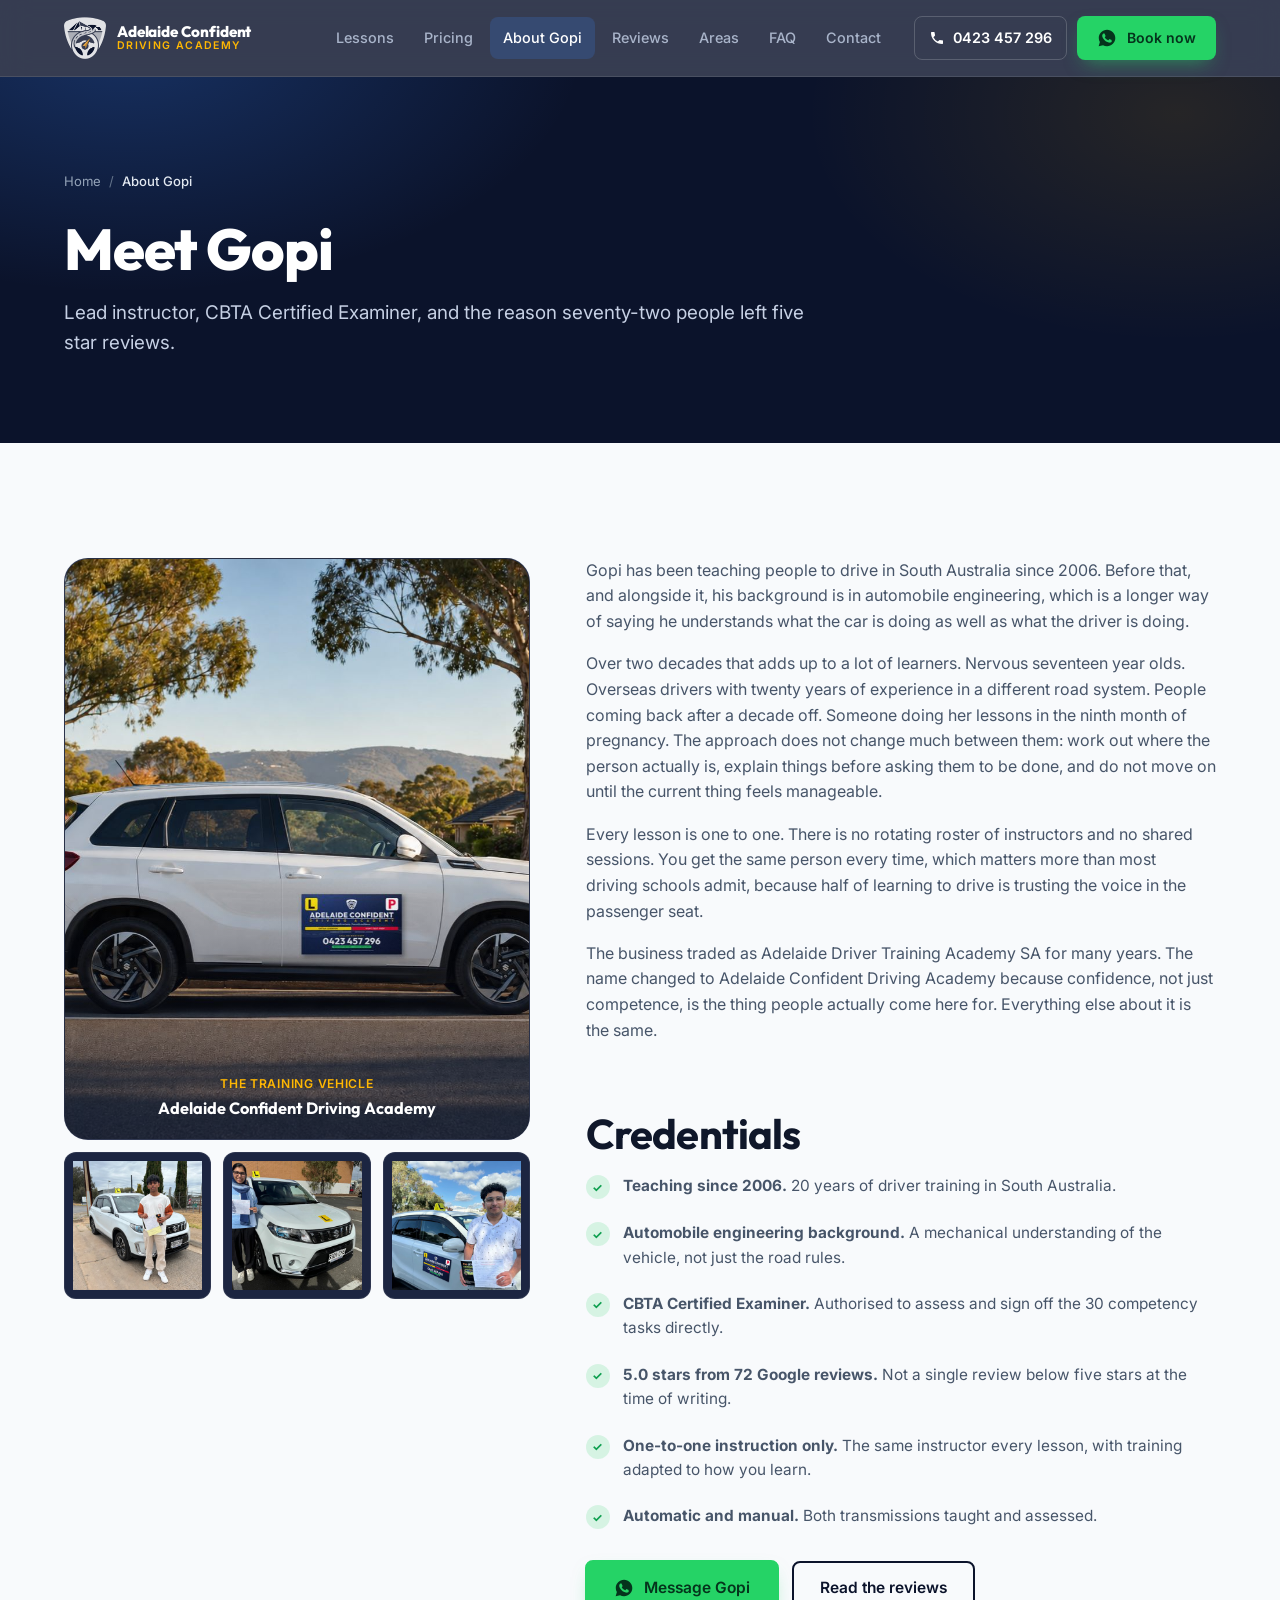
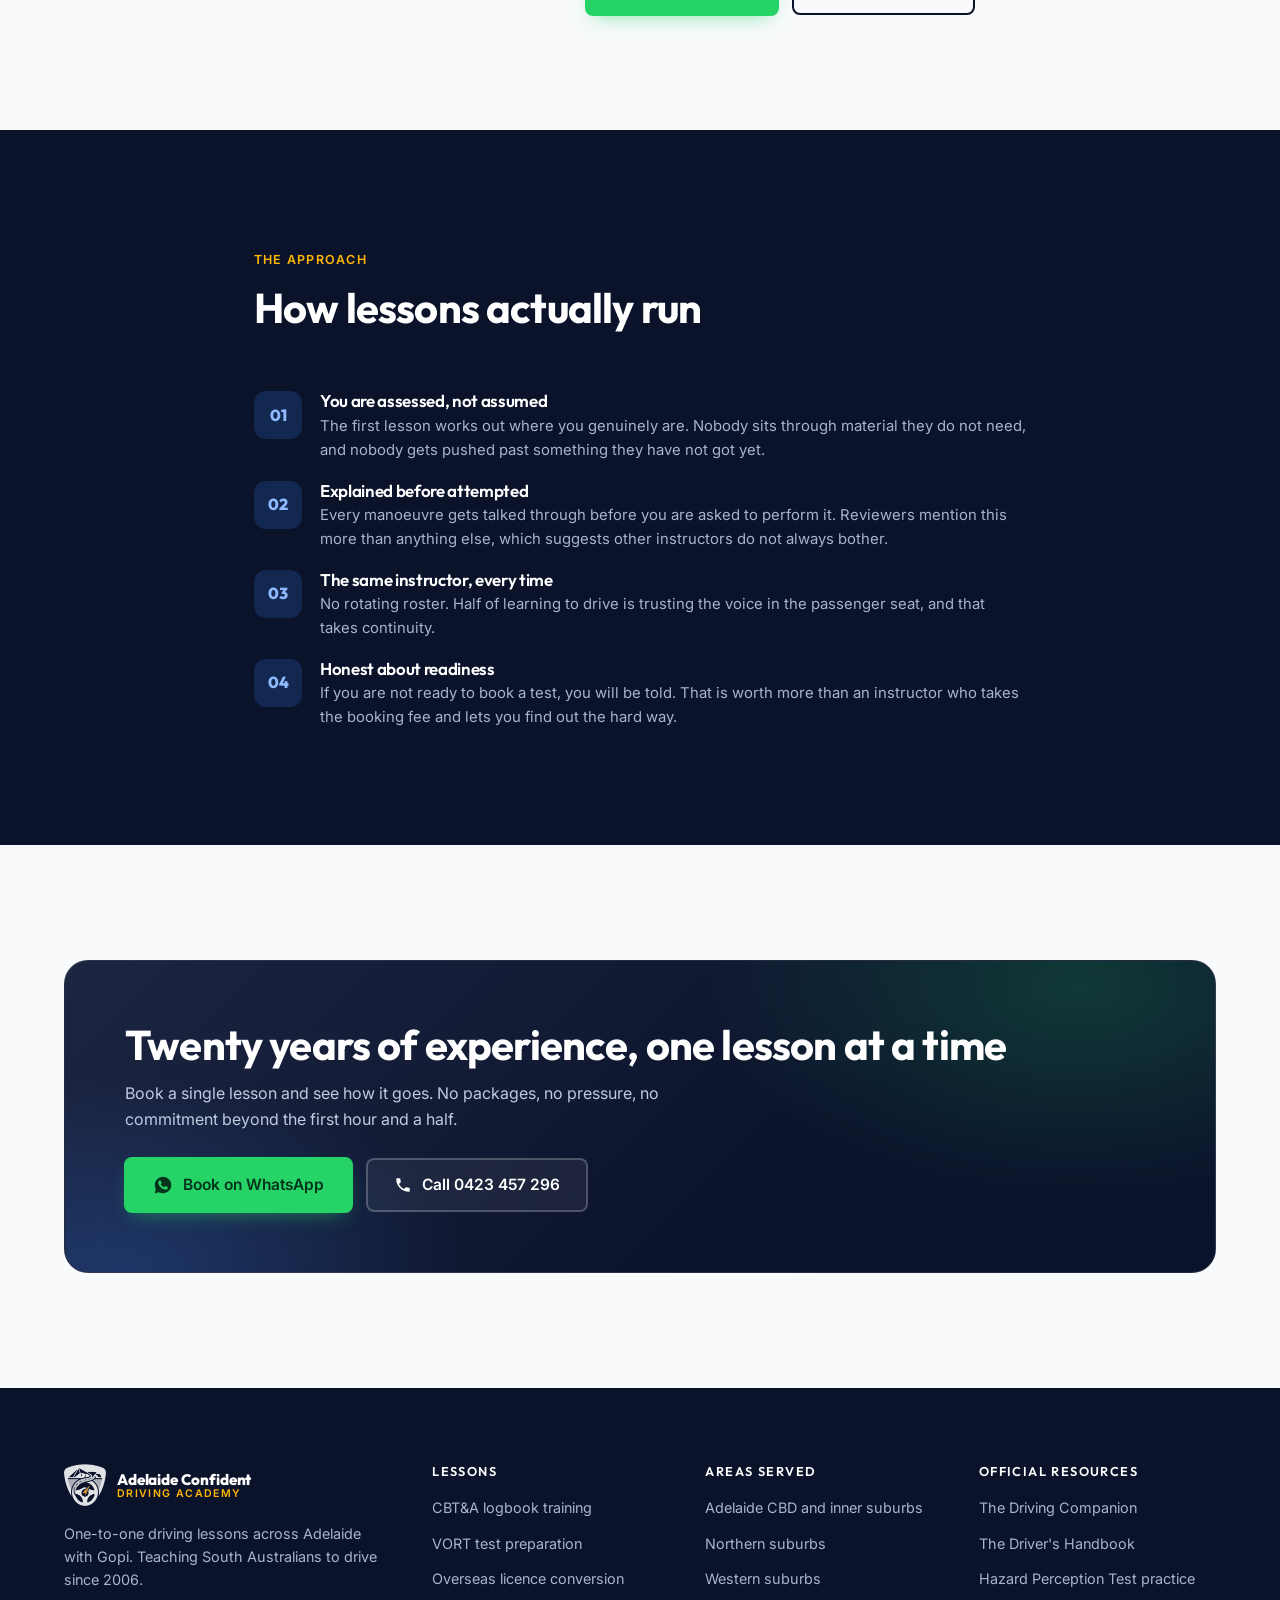
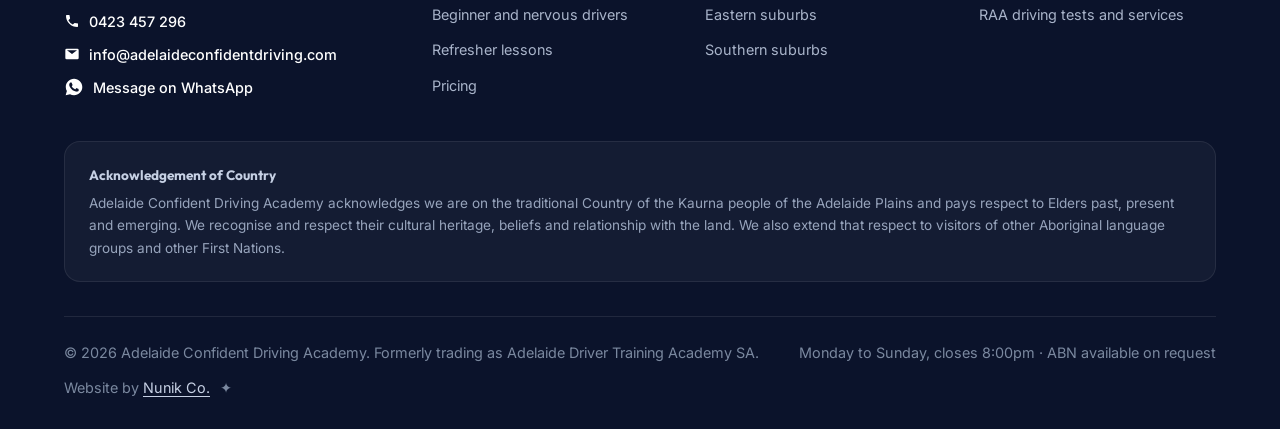
<file: about/index.html>
<!DOCTYPE html>
<html lang="en-AU">
<head>
<meta charset="utf-8">
<meta name="viewport" content="width=device-width, initial-scale=1, viewport-fit=cover">
<title>About Gopi | Adelaide Driving Instructor Since 2006</title>
<meta name="description" content="Gopi has taught South Australians to drive since 2006. Patient, one-to-one instruction across Adelaide. 5.0 stars from 72 Google reviews.">
<link rel="canonical" href="https://adelaideconfidentdriving.com/about/">
<meta name="robots" content="index, follow, max-image-preview:large, max-snippet:-1, max-video-preview:-1">
<meta name="theme-color" content="#0B132B">
<meta name="author" content="Adelaide Confident Driving Academy">
<meta name="geo.region" content="AU-SA">
<meta name="geo.placename" content="Adelaide">
<meta name="geo.position" content="-34.9285;138.6007">
<meta name="ICBM" content="-34.9285, 138.6007">

<meta property="og:site_name" content="Adelaide Confident Driving Academy">
<meta property="og:type" content="profile">
<meta property="og:locale" content="en_AU">
<meta property="og:title" content="About Gopi | Adelaide Driving Instructor Since 2006">
<meta property="og:description" content="Gopi has taught South Australians to drive since 2006. Patient, one-to-one instruction across Adelaide. 5.0 stars from 72 Google reviews.">
<meta property="og:url" content="https://adelaideconfidentdriving.com/about/">
<meta property="og:image" content="https://adelaideconfidentdriving.com/assets/img/og-default.png">
<meta property="og:image:width" content="1200">
<meta property="og:image:height" content="630">
<meta property="og:image:alt" content="Adelaide Confident Driving Academy, five star rated driving school in Adelaide">
<meta name="twitter:card" content="summary_large_image">
<meta name="twitter:title" content="About Gopi | Adelaide Driving Instructor Since 2006">
<meta name="twitter:description" content="Gopi has taught South Australians to drive since 2006. Patient, one-to-one instruction across Adelaide. 5.0 stars from 72 Google reviews.">
<meta name="twitter:image" content="https://adelaideconfidentdriving.com/assets/img/og-default.png">

<link rel="icon" href="/favicon.ico" sizes="any">
<link rel="icon" href="/assets/img/icon-192.png" type="image/png" sizes="192x192">
<link rel="apple-touch-icon" href="/assets/img/apple-touch-icon.png">
<link rel="manifest" href="/site.webmanifest">
<link rel="author" href="/humans.txt" type="text/plain">

<link rel="preconnect" href="https://fonts.googleapis.com">
<link rel="preconnect" href="https://fonts.gstatic.com" crossorigin>
<!-- Loaded normally rather than with a media=print/onload swap: the CSP forbids
     inline event handlers, and display=swap already prevents invisible text. -->
<link rel="stylesheet" href="https://fonts.googleapis.com/css2?family=Outfit:wght@600;700;800&family=Inter:wght@400;500;600&display=swap">
<link rel="stylesheet" href="/assets/css/site.css?v=8c6334c6">
<script src="/assets/js/site.js?v=108efda3" defer></script>
<script type="application/ld+json">{"@context":"https://schema.org","@graph":[{"@type":["DrivingSchool","LocalBusiness"],"@id":"https://adelaideconfidentdriving.com/#business","name":"Adelaide Confident Driving Academy","alternateName":["Adelaide Confident Driving","Adelaide Driver Training Academy SA","ACDA"],"description":"One-to-one driving school serving Adelaide and South Australia. CBT&A logbook training, VORT test preparation, overseas licence conversion and lessons for nervous beginners.","url":"https://adelaideconfidentdriving.com/","telephone":"+61423457296","email":"info@adelaideconfidentdriving.com","foundingDate":"2006","image":"https://adelaideconfidentdriving.com/assets/img/og-default.png","logo":{"@type":"ImageObject","url":"https://adelaideconfidentdriving.com/assets/img/icon-512.png","width":512,"height":512},"priceRange":"$$","currenciesAccepted":"AUD","address":{"@type":"PostalAddress","addressLocality":"Adelaide","addressRegion":"SA","addressCountry":"AU"},"geo":{"@type":"GeoCoordinates","latitude":"-34.9285","longitude":"138.6007"},"areaServed":[{"@type":"City","name":"Adelaide"},{"@type":"Place","name":"Adelaide CBD"},{"@type":"Place","name":"North Adelaide"},{"@type":"Place","name":"Norwood"},{"@type":"Place","name":"Unley"},{"@type":"Place","name":"Prospect"},{"@type":"Place","name":"Parkside"},{"@type":"Place","name":"Hindmarsh"},{"@type":"Place","name":"Thebarton"},{"@type":"Place","name":"Kent Town"},{"@type":"Place","name":"Goodwood"},{"@type":"Place","name":"Salisbury"},{"@type":"Place","name":"Salisbury East"},{"@type":"Place","name":"Mawson Lakes"},{"@type":"Place","name":"Para Hills"},{"@type":"Place","name":"Gepps Cross"},{"@type":"Place","name":"Pooraka"},{"@type":"Place","name":"Ingle Farm"},{"@type":"Place","name":"Modbury"},{"@type":"Place","name":"Golden Grove"},{"@type":"Place","name":"Munno Para"},{"@type":"Place","name":"Port Adelaide"},{"@type":"Place","name":"Woodville"},{"@type":"Place","name":"Henley Beach"},{"@type":"Place","name":"Findon"},{"@type":"Place","name":"Seaton"},{"@type":"Place","name":"West Lakes"},{"@type":"Place","name":"Fulham"},{"@type":"Place","name":"Grange"},{"@type":"Place","name":"Semaphore"},{"@type":"Place","name":"Royal Park"},{"@type":"Place","name":"Campbelltown"},{"@type":"Place","name":"Tea Tree Gully"},{"@type":"Place","name":"Magill"},{"@type":"Place","name":"Paradise"},{"@type":"Place","name":"Newton"},{"@type":"Place","name":"Burnside"},{"@type":"Place","name":"Glen Osmond"},{"@type":"Place","name":"Hectorville"},{"@type":"Place","name":"Kensington"},{"@type":"Place","name":"Marryatville"},{"@type":"Place","name":"Marion"},{"@type":"Place","name":"Mitcham"},{"@type":"Place","name":"Brighton"},{"@type":"Place","name":"Glenelg"},{"@type":"Place","name":"Somerton Park"},{"@type":"Place","name":"Plympton"},{"@type":"Place","name":"Edwardstown"},{"@type":"Place","name":"Ascot Park"},{"@type":"Place","name":"Clovelly Park"},{"@type":"Place","name":"Daw Park"}],"serviceArea":{"@type":"GeoCircle","geoMidpoint":{"@type":"GeoCoordinates","latitude":"-34.9285","longitude":"138.6007"},"geoRadius":"40000"},"openingHoursSpecification":[{"@type":"OpeningHoursSpecification","dayOfWeek":["Monday","Tuesday","Wednesday","Thursday","Friday","Saturday","Sunday"],"opens":"07:00","closes":"20:00"}],"aggregateRating":{"@type":"AggregateRating","ratingValue":"5.0","reviewCount":72,"bestRating":"5","worstRating":"1"},"review":[{"@type":"Review","author":{"@type":"Person","name":"Basil Eldhose"},"reviewRating":{"@type":"Rating","ratingValue":"5","bestRating":"5"},"reviewBody":"I had a great experience learning with Gopi. He is very patient, friendly, and explains everything in a simple way. His guidance helped me build confidence and pass my driving test on the first attempt."},{"@type":"Review","author":{"@type":"Person","name":"Zandy"},"reviewRating":{"@type":"Rating","ratingValue":"5","bestRating":"5"},"reviewBody":"Absolutely the best instructor in Adelaide, I know this because I have had many instructors before him. He really works hard to make sure you succeed, excellent teaching ability, and a positive attitude."},{"@type":"Review","author":{"@type":"Person","name":"Mina Prajapat"},"reviewRating":{"@type":"Rating","ratingValue":"5","bestRating":"5"},"reviewBody":"I can't thank Gopi Sir enough for all the support and patience he showed during my driving lessons, especially while I was in my 9th month of pregnancy. His calm demeanor and clear guidance made it possible."},{"@type":"Review","author":{"@type":"Person","name":"Chinthika Samarakoon"},"reviewRating":{"@type":"Rating","ratingValue":"5","bestRating":"5"},"reviewBody":"I did my overseas licence conversion through CBT&A with Gopi and got the full SA driver's licence. Gopi was an excellent teacher, kind, respectful, and patient throughout the entire process."},{"@type":"Review","author":{"@type":"Person","name":"Vedant Saini"},"reviewRating":{"@type":"Rating","ratingValue":"5","bestRating":"5"},"reviewBody":"Excellent instructor! Gopi really knows his stuff. Lots of tips and tricks which got my confidence up. Passed my CBT&A with an Auditor in the car on the first try!"},{"@type":"Review","author":{"@type":"Person","name":"Xander Schofield"},"reviewRating":{"@type":"Rating","ratingValue":"5","bestRating":"5"},"reviewBody":"Gopi was incredibly helpful in getting my P's. In the session right before the exam, he helped correct mistakes quickly and efficiently."},{"@type":"Review","author":{"@type":"Person","name":"Anh Quang Le Van"},"reviewRating":{"@type":"Rating","ratingValue":"5","bestRating":"5"},"reviewBody":"Experienced, gentle, and patient enough to help me pass the full license test in just 2 training sessions. He organized early timeframes for my urgent timeline."},{"@type":"Review","author":{"@type":"Person","name":"Aishwarya Menon"},"reviewRating":{"@type":"Rating","ratingValue":"5","bestRating":"5"},"reviewBody":"I passed my driving test the first time! Gopi uncle broke down each task and ensured I understood the movement prior to attempting it on the road."}],"employee":{"@id":"https://adelaideconfidentdriving.com/about/#gopi"},"founder":{"@id":"https://adelaideconfidentdriving.com/about/#gopi"},"sameAs":["https://share.google/oz1qiCDrlBlNMlHzZ","https://www.google.com/search?kgmid=/g/11vqnhx90x","https://adelaidedrivertrainingacademysa.com.au"],"hasOfferCatalog":{"@type":"OfferCatalog","name":"Driving lessons and assessments","itemListElement":[{"@type":"Offer","itemOffered":{"@type":"Service","name":"CBT&A logbook training","url":"https://adelaideconfidentdriving.com/services/cbta-logbook-training/"}},{"@type":"Offer","itemOffered":{"@type":"Service","name":"VORT test preparation","url":"https://adelaideconfidentdriving.com/services/vort-test-preparation/"}},{"@type":"Offer","itemOffered":{"@type":"Service","name":"Overseas licence conversion","url":"https://adelaideconfidentdriving.com/services/overseas-licence-conversion/"}},{"@type":"Offer","itemOffered":{"@type":"Service","name":"Beginner and nervous drivers","url":"https://adelaideconfidentdriving.com/services/beginner-driving-lessons/"}},{"@type":"Offer","itemOffered":{"@type":"Service","name":"Refresher lessons","url":"https://adelaideconfidentdriving.com/services/refresher-driving-lessons/"}}]}},{"@type":"Person","@id":"https://adelaideconfidentdriving.com/about/#gopi","name":"Gopi","alternateName":"Gopinathan","jobTitle":"Lead driving instructor and CBTA Certified Examiner","worksFor":{"@id":"https://adelaideconfidentdriving.com/#business"},"knowsAbout":["CBT&A Competency Based Training and Assessment","Vehicle On Road Test (VORT)","Overseas driver licence conversion in South Australia","Learner driver instruction","Automobile engineering"],"description":"Driving instructor in South Australia since 2006 with a background in automobile engineering. Known for calm, patient one-to-one instruction."},{"@type":"BreadcrumbList","itemListElement":[{"@type":"ListItem","position":1,"name":"Home","item":"https://adelaideconfidentdriving.com/"},{"@type":"ListItem","position":2,"name":"About Gopi","item":"https://adelaideconfidentdriving.com/about/"}]}]}</script>
</head>
<body>
<a class="skip-link" href="#main">Skip to content</a>
<header class="site-header">
  <div class="wrap">
    <nav class="nav" aria-label="Main">
      <a class="brand" href="/">
        <img src="/assets/img/logo-mark-light.png" alt="" width="42" height="42">
        <span class="brand-text">
          <b>Adelaide Confident</b>
          <span>Driving Academy</span>
        </span>
      </a>
      <ul class="nav-links" id="nav-links"><li><a href="/services/">Lessons</a></li><li><a href="/pricing/">Pricing</a></li><li><a href="/about/" aria-current="page">About Gopi</a></li><li><a href="/reviews/">Reviews</a></li><li><a href="/service-areas/">Areas</a></li><li><a href="/faq/">FAQ</a></li><li><a href="/contact/">Contact</a></li></ul>
      <div class="nav-cta">
        <a class="nav-call" href="tel:+61423457296"><svg aria-hidden="true" width="16" height="16" viewBox="0 0 24 24" fill="currentColor"><path d="M6.6 10.8a15.1 15.1 0 0 0 6.6 6.6l2.2-2.2a1 1 0 0 1 1-.25c1.1.37 2.3.57 3.6.57a1 1 0 0 1 1 1V20a1 1 0 0 1-1 1A17 17 0 0 1 3 4a1 1 0 0 1 1-1h3.5a1 1 0 0 1 1 1c0 1.25.2 2.45.57 3.57a1 1 0 0 1-.25 1l-2.22 2.23Z"/></svg><span>0423 457 296</span></a>
        <a class="btn btn--whatsapp btn--sm" href="https://wa.me/61423457296?text=Hi%20Gopi%2C%20I%27d%20like%20to%20book%20a%20driving%20lesson%20with%20Adelaide%20Confident%20Driving%20Academy.%20Could%20you%20let%20me%20know%20your%20availability%3F" rel="noopener"><svg aria-hidden="true" width="20" height="20" viewBox="0 0 24 24" fill="currentColor"><path d="M12.04 2C6.58 2 2.13 6.45 2.13 11.91c0 1.75.46 3.45 1.32 4.95L2 22l5.25-1.38a9.87 9.87 0 0 0 4.79 1.22h.01c5.46 0 9.91-4.45 9.91-9.91S17.5 2 12.04 2Zm5.8 14.17c-.24.68-1.4 1.3-1.95 1.35-.5.05-1.13.07-1.83-.11-.42-.11-.96-.29-1.65-.59-2.9-1.25-4.8-4.17-4.94-4.36-.15-.19-1.19-1.58-1.19-3.02s.76-2.14 1.03-2.44c.27-.29.58-.37.78-.37h.56c.18 0 .42-.07.66.5.24.59.83 2.03.9 2.18.07.15.12.32.02.51-.09.19-.14.31-.28.48-.14.17-.29.37-.42.5-.14.14-.28.29-.12.57.16.29.71 1.17 1.53 1.9 1.05.94 1.94 1.23 2.22 1.37.27.14.43.12.59-.07.16-.19.68-.79.86-1.07.18-.27.36-.22.61-.13.24.09 1.55.73 1.82.86.27.14.44.2.5.32.07.11.07.65-.17 1.33Z"/></svg> Book now</a>
        <button class="nav-toggle" type="button" aria-expanded="false" aria-controls="nav-links" aria-label="Menu"><span></span></button>
      </div>
    </nav>
  </div>
</header>

<main id="main">
<section class="page-hero">
  <nav class="crumbs" aria-label="Breadcrumb"><div class="wrap"><ol><li><a href="/">Home</a></li><li><span aria-current="page">About Gopi</span></li></ol></div></nav>
  <div class="wrap">
    <h1>Meet Gopi</h1>
    <p class="lede">Lead instructor, CBTA Certified Examiner, and the reason seventy-two people
    left five star reviews.</p>
  </div>
</section>

<section class="section">
  <div class="wrap">
    <div class="instructor">
      <div>
  <div class="photo-frame">
    <img src="/assets/img/team/gopi-portrait.jpg" alt="The Adelaide Confident Driving Academy training vehicle, a liveried Suzuki Vitara" width="800" height="1000" loading="lazy">
    <div class="photo-caption">
      <span>The training vehicle</span>
      <b>Adelaide Confident Driving Academy</b>
    </div>
  </div>
  <div class="photo-strip"><div><img src="/assets/img/team/gopi-lesson-1.jpg" alt="A student with the Adelaide Confident Driving Academy training vehicle after passing his CBT&amp;A assessment" width="400" height="400" loading="lazy"></div><div><img src="/assets/img/team/gopi-student-pass-woman.jpg" alt="A student celebrating a first attempt pass, holding her Certificate of Competency" width="400" height="400" loading="lazy"></div><div><img src="/assets/img/team/gopi-student-pass.jpg" alt="A student celebrating a first attempt pass, holding his Certificate of Competency" width="400" height="400" loading="lazy"></div></div>
</div>
      <div class="prose">
        <p>Gopi has been teaching people to drive in South Australia since 2006. Before that, and alongside it, his background is in automobile engineering, which is a longer way of saying he understands what the car is doing as well as what the driver is doing.</p><p>Over two decades that adds up to a lot of learners. Nervous seventeen year olds. Overseas drivers with twenty years of experience in a different road system. People coming back after a decade off. Someone doing her lessons in the ninth month of pregnancy. The approach does not change much between them: work out where the person actually is, explain things before asking them to be done, and do not move on until the current thing feels manageable.</p><p>Every lesson is one to one. There is no rotating roster of instructors and no shared sessions. You get the same person every time, which matters more than most driving schools admit, because half of learning to drive is trusting the voice in the passenger seat.</p><p>The business traded as Adelaide Driver Training Academy SA for many years. The name changed to Adelaide Confident Driving Academy because confidence, not just competence, is the thing people actually come here for. Everything else about it is the same.</p>
        <h2 style="margin-top:1.6em">Credentials</h2>
        <ul class="cred-list" style="list-style:none;padding:0"><li><span class="tick" aria-hidden="true">&#10003;</span><span><b>Teaching since 2006.</b> 20 years of driver training in South Australia.</span></li><li><span class="tick" aria-hidden="true">&#10003;</span><span><b>Automobile engineering background.</b> A mechanical understanding of the vehicle, not just the road rules.</span></li><li><span class="tick" aria-hidden="true">&#10003;</span><span><b>CBTA Certified Examiner.</b> Authorised to assess and sign off the 30 competency tasks directly.</span></li><li><span class="tick" aria-hidden="true">&#10003;</span><span><b>5.0 stars from 72 Google reviews.</b> Not a single review below five stars at the time of writing.</span></li><li><span class="tick" aria-hidden="true">&#10003;</span><span><b>One-to-one instruction only.</b> The same instructor every lesson, with training adapted to how you learn.</span></li><li><span class="tick" aria-hidden="true">&#10003;</span><span><b>Automatic and manual.</b> Both transmissions taught and assessed.</span></li></ul>
        <div class="btn-row mt-32">
          <a class="btn btn--whatsapp pulse" href="https://wa.me/61423457296?text=Hi%20Gopi%2C%20I%20read%20your%20about%20page%20and%20I%27d%20like%20to%20ask%20about%20driving%20lessons." rel="noopener"><svg aria-hidden="true" width="20" height="20" viewBox="0 0 24 24" fill="currentColor"><path d="M12.04 2C6.58 2 2.13 6.45 2.13 11.91c0 1.75.46 3.45 1.32 4.95L2 22l5.25-1.38a9.87 9.87 0 0 0 4.79 1.22h.01c5.46 0 9.91-4.45 9.91-9.91S17.5 2 12.04 2Zm5.8 14.17c-.24.68-1.4 1.3-1.95 1.35-.5.05-1.13.07-1.83-.11-.42-.11-.96-.29-1.65-.59-2.9-1.25-4.8-4.17-4.94-4.36-.15-.19-1.19-1.58-1.19-3.02s.76-2.14 1.03-2.44c.27-.29.58-.37.78-.37h.56c.18 0 .42-.07.66.5.24.59.83 2.03.9 2.18.07.15.12.32.02.51-.09.19-.14.31-.28.48-.14.17-.29.37-.42.5-.14.14-.28.29-.12.57.16.29.71 1.17 1.53 1.9 1.05.94 1.94 1.23 2.22 1.37.27.14.43.12.59-.07.16-.19.68-.79.86-1.07.18-.27.36-.22.61-.13.24.09 1.55.73 1.82.86.27.14.44.2.5.32.07.11.07.65-.17 1.33Z"/></svg> Message Gopi</a>
          <a class="btn btn--outline" href="/reviews/">Read the reviews</a>
        </div>
      </div>
    </div>
  </div>
</section>

<section class="section section--dark">
  <div class="wrap wrap--narrow">
    <div class="section-head"><p class="eyebrow">The approach</p><h2>How lessons actually run</h2></div>
    <ol class="steps">
      <li><div><h3>You are assessed, not assumed</h3><p>The first lesson works out where you
      genuinely are. Nobody sits through material they do not need, and nobody gets pushed past
      something they have not got yet.</p></div></li>
      <li><div><h3>Explained before attempted</h3><p>Every manoeuvre gets talked through before
      you are asked to perform it. Reviewers mention this more than anything else, which
      suggests other instructors do not always bother.</p></div></li>
      <li><div><h3>The same instructor, every time</h3><p>No rotating roster. Half of learning
      to drive is trusting the voice in the passenger seat, and that takes continuity.</p></div></li>
      <li><div><h3>Honest about readiness</h3><p>If you are not ready to book a test, you will
      be told. That is worth more than an instructor who takes the booking fee and lets you
      find out the hard way.</p></div></li>
    </ol>
  </div>
</section>
<section class="section"><div class="wrap">
  <div class="cta-band reveal">
    <h2>Twenty years of experience, one lesson at a time</h2>
    <p>Book a single lesson and see how it goes. No packages, no pressure, no commitment beyond the first hour and a half.</p>
    <div class="btn-row">
      <a class="btn btn--whatsapp pulse" href="https://wa.me/61423457296?text=Hi%20Gopi%2C%20I%27d%20like%20to%20book%20a%20driving%20lesson.%20Here%27s%20a%20bit%20about%20where%20I%27m%20at%3A" rel="noopener"><svg aria-hidden="true" width="20" height="20" viewBox="0 0 24 24" fill="currentColor"><path d="M12.04 2C6.58 2 2.13 6.45 2.13 11.91c0 1.75.46 3.45 1.32 4.95L2 22l5.25-1.38a9.87 9.87 0 0 0 4.79 1.22h.01c5.46 0 9.91-4.45 9.91-9.91S17.5 2 12.04 2Zm5.8 14.17c-.24.68-1.4 1.3-1.95 1.35-.5.05-1.13.07-1.83-.11-.42-.11-.96-.29-1.65-.59-2.9-1.25-4.8-4.17-4.94-4.36-.15-.19-1.19-1.58-1.19-3.02s.76-2.14 1.03-2.44c.27-.29.58-.37.78-.37h.56c.18 0 .42-.07.66.5.24.59.83 2.03.9 2.18.07.15.12.32.02.51-.09.19-.14.31-.28.48-.14.17-.29.37-.42.5-.14.14-.28.29-.12.57.16.29.71 1.17 1.53 1.9 1.05.94 1.94 1.23 2.22 1.37.27.14.43.12.59-.07.16-.19.68-.79.86-1.07.18-.27.36-.22.61-.13.24.09 1.55.73 1.82.86.27.14.44.2.5.32.07.11.07.65-.17 1.33Z"/></svg> Book on WhatsApp</a>
      <a class="btn btn--ghost" href="tel:+61423457296"><svg aria-hidden="true" width="18" height="18" viewBox="0 0 24 24" fill="currentColor"><path d="M6.6 10.8a15.1 15.1 0 0 0 6.6 6.6l2.2-2.2a1 1 0 0 1 1-.25c1.1.37 2.3.57 3.6.57a1 1 0 0 1 1 1V20a1 1 0 0 1-1 1A17 17 0 0 1 3 4a1 1 0 0 1 1-1h3.5a1 1 0 0 1 1 1c0 1.25.2 2.45.57 3.57a1 1 0 0 1-.25 1l-2.22 2.23Z"/></svg> Call 0423 457 296</a>
    </div>
  </div>
</div></section>
</main>
<footer class="site-footer">
  <div class="wrap">
    <div class="footer-grid">
      <div class="footer-brand">
        <a class="brand" href="/">
          <img src="/assets/img/logo-mark-light.png" alt="" width="42" height="42">
          <span class="brand-text"><b>Adelaide Confident</b><span>Driving Academy</span></span>
        </a>
        <p>One-to-one driving lessons across Adelaide with Gopi. Teaching South Australians
        to drive since 2006.</p>
        <div class="footer-contact">
          <a href="tel:+61423457296"><svg aria-hidden="true" width="16" height="16" viewBox="0 0 24 24" fill="currentColor"><path d="M6.6 10.8a15.1 15.1 0 0 0 6.6 6.6l2.2-2.2a1 1 0 0 1 1-.25c1.1.37 2.3.57 3.6.57a1 1 0 0 1 1 1V20a1 1 0 0 1-1 1A17 17 0 0 1 3 4a1 1 0 0 1 1-1h3.5a1 1 0 0 1 1 1c0 1.25.2 2.45.57 3.57a1 1 0 0 1-.25 1l-2.22 2.23Z"/></svg> 0423 457 296</a>
          <a href="mailto:info@adelaideconfidentdriving.com"><svg aria-hidden="true" width="16" height="16" viewBox="0 0 24 24" fill="currentColor"><path d="M2 6a2 2 0 0 1 2-2h16a2 2 0 0 1 2 2v12a2 2 0 0 1-2 2H4a2 2 0 0 1-2-2V6Zm2.5.5L12 12l7.5-5.5H4.5Z"/></svg> info@adelaideconfidentdriving.com</a>
          <a href="https://wa.me/61423457296?text=Hi%20Gopi%2C%20I%20found%20Adelaide%20Confident%20Driving%20Academy%20online%20and%20I%27d%20like%20to%20ask%20about%20driving%20lessons." rel="noopener"><svg aria-hidden="true" width="20" height="20" viewBox="0 0 24 24" fill="currentColor"><path d="M12.04 2C6.58 2 2.13 6.45 2.13 11.91c0 1.75.46 3.45 1.32 4.95L2 22l5.25-1.38a9.87 9.87 0 0 0 4.79 1.22h.01c5.46 0 9.91-4.45 9.91-9.91S17.5 2 12.04 2Zm5.8 14.17c-.24.68-1.4 1.3-1.95 1.35-.5.05-1.13.07-1.83-.11-.42-.11-.96-.29-1.65-.59-2.9-1.25-4.8-4.17-4.94-4.36-.15-.19-1.19-1.58-1.19-3.02s.76-2.14 1.03-2.44c.27-.29.58-.37.78-.37h.56c.18 0 .42-.07.66.5.24.59.83 2.03.9 2.18.07.15.12.32.02.51-.09.19-.14.31-.28.48-.14.17-.29.37-.42.5-.14.14-.28.29-.12.57.16.29.71 1.17 1.53 1.9 1.05.94 1.94 1.23 2.22 1.37.27.14.43.12.59-.07.16-.19.68-.79.86-1.07.18-.27.36-.22.61-.13.24.09 1.55.73 1.82.86.27.14.44.2.5.32.07.11.07.65-.17 1.33Z"/></svg> Message on WhatsApp</a>
        </div>
      </div>
      <div>
        <h4>Lessons</h4>
        <ul><li><a href="/services/cbta-logbook-training/">CBT&amp;A logbook training</a></li><li><a href="/services/vort-test-preparation/">VORT test preparation</a></li><li><a href="/services/overseas-licence-conversion/">Overseas licence conversion</a></li><li><a href="/services/beginner-driving-lessons/">Beginner and nervous drivers</a></li><li><a href="/services/refresher-driving-lessons/">Refresher lessons</a></li><li><a href="/pricing/">Pricing</a></li></ul>
      </div>
      <div>
        <h4>Areas served</h4>
        <ul><li><a href="/service-areas/#cbd">Adelaide CBD and inner suburbs</a></li><li><a href="/service-areas/#north">Northern suburbs</a></li><li><a href="/service-areas/#west">Western suburbs</a></li><li><a href="/service-areas/#east">Eastern suburbs</a></li><li><a href="/service-areas/#south">Southern suburbs</a></li></ul>
      </div>
      <div>
        <h4>Official resources</h4>
        <ul><li><a href="https://mylicence.sa.gov.au/the-driving-companion" rel="noopener nofollow" target="_blank">The Driving Companion</a></li><li><a href="https://mylicence.sa.gov.au/the-drivers-handbook" rel="noopener nofollow" target="_blank">The Driver&#x27;s Handbook</a></li><li><a href="https://mylicence.sa.gov.au/hazard-perception-test" rel="noopener nofollow" target="_blank">Hazard Perception Test practice</a></li><li><a href="https://www.raa.com.au/motoring-and-road-safety/driver-education" rel="noopener nofollow" target="_blank">RAA driving tests and services</a></li></ul>
      </div>
    </div>

    <div class="acknowledgement">
      <b>Acknowledgement of Country</b>
      Adelaide Confident Driving Academy acknowledges we are on the traditional Country of the Kaurna people of the Adelaide Plains and pays respect to Elders past, present and emerging. We recognise and respect their cultural heritage, beliefs and relationship with the land. We also extend that respect to visitors of other Aboriginal language groups and other First Nations.
    </div>

    <div class="footer-base">
      <p>&copy; <span data-year>2026</span> Adelaide Confident Driving Academy. Formerly trading as Adelaide Driver Training Academy SA.</p>
      <p>Monday to Sunday, closes 8:00pm &middot; ABN available on request</p>
      <p class="footer-credit">Website by <a href="https://nunik.co/book" target="_blank" rel="noopener">Nunik Co.</a>
      <a class="footer-egg" href="/built-by-nunik-co/" title="The story behind this site" aria-label="The story behind this site">&#10022;</a></p>
    </div>
  </div>
</footer>

<div class="action-bar">
  <a class="btn btn--ghost" href="tel:+61423457296"><svg aria-hidden="true" width="16" height="16" viewBox="0 0 24 24" fill="currentColor"><path d="M6.6 10.8a15.1 15.1 0 0 0 6.6 6.6l2.2-2.2a1 1 0 0 1 1-.25c1.1.37 2.3.57 3.6.57a1 1 0 0 1 1 1V20a1 1 0 0 1-1 1A17 17 0 0 1 3 4a1 1 0 0 1 1-1h3.5a1 1 0 0 1 1 1c0 1.25.2 2.45.57 3.57a1 1 0 0 1-.25 1l-2.22 2.23Z"/></svg> Call</a>
  <a class="btn btn--whatsapp" href="https://wa.me/61423457296?text=Hi%20Gopi%2C%20I%20found%20Adelaide%20Confident%20Driving%20Academy%20online%20and%20I%27d%20like%20to%20ask%20about%20driving%20lessons." rel="noopener"><svg aria-hidden="true" width="20" height="20" viewBox="0 0 24 24" fill="currentColor"><path d="M12.04 2C6.58 2 2.13 6.45 2.13 11.91c0 1.75.46 3.45 1.32 4.95L2 22l5.25-1.38a9.87 9.87 0 0 0 4.79 1.22h.01c5.46 0 9.91-4.45 9.91-9.91S17.5 2 12.04 2Zm5.8 14.17c-.24.68-1.4 1.3-1.95 1.35-.5.05-1.13.07-1.83-.11-.42-.11-.96-.29-1.65-.59-2.9-1.25-4.8-4.17-4.94-4.36-.15-.19-1.19-1.58-1.19-3.02s.76-2.14 1.03-2.44c.27-.29.58-.37.78-.37h.56c.18 0 .42-.07.66.5.24.59.83 2.03.9 2.18.07.15.12.32.02.51-.09.19-.14.31-.28.48-.14.17-.29.37-.42.5-.14.14-.28.29-.12.57.16.29.71 1.17 1.53 1.9 1.05.94 1.94 1.23 2.22 1.37.27.14.43.12.59-.07.16-.19.68-.79.86-1.07.18-.27.36-.22.61-.13.24.09 1.55.73 1.82.86.27.14.44.2.5.32.07.11.07.65-.17 1.33Z"/></svg> WhatsApp</a>
</div>
</body>
</html>
</file>
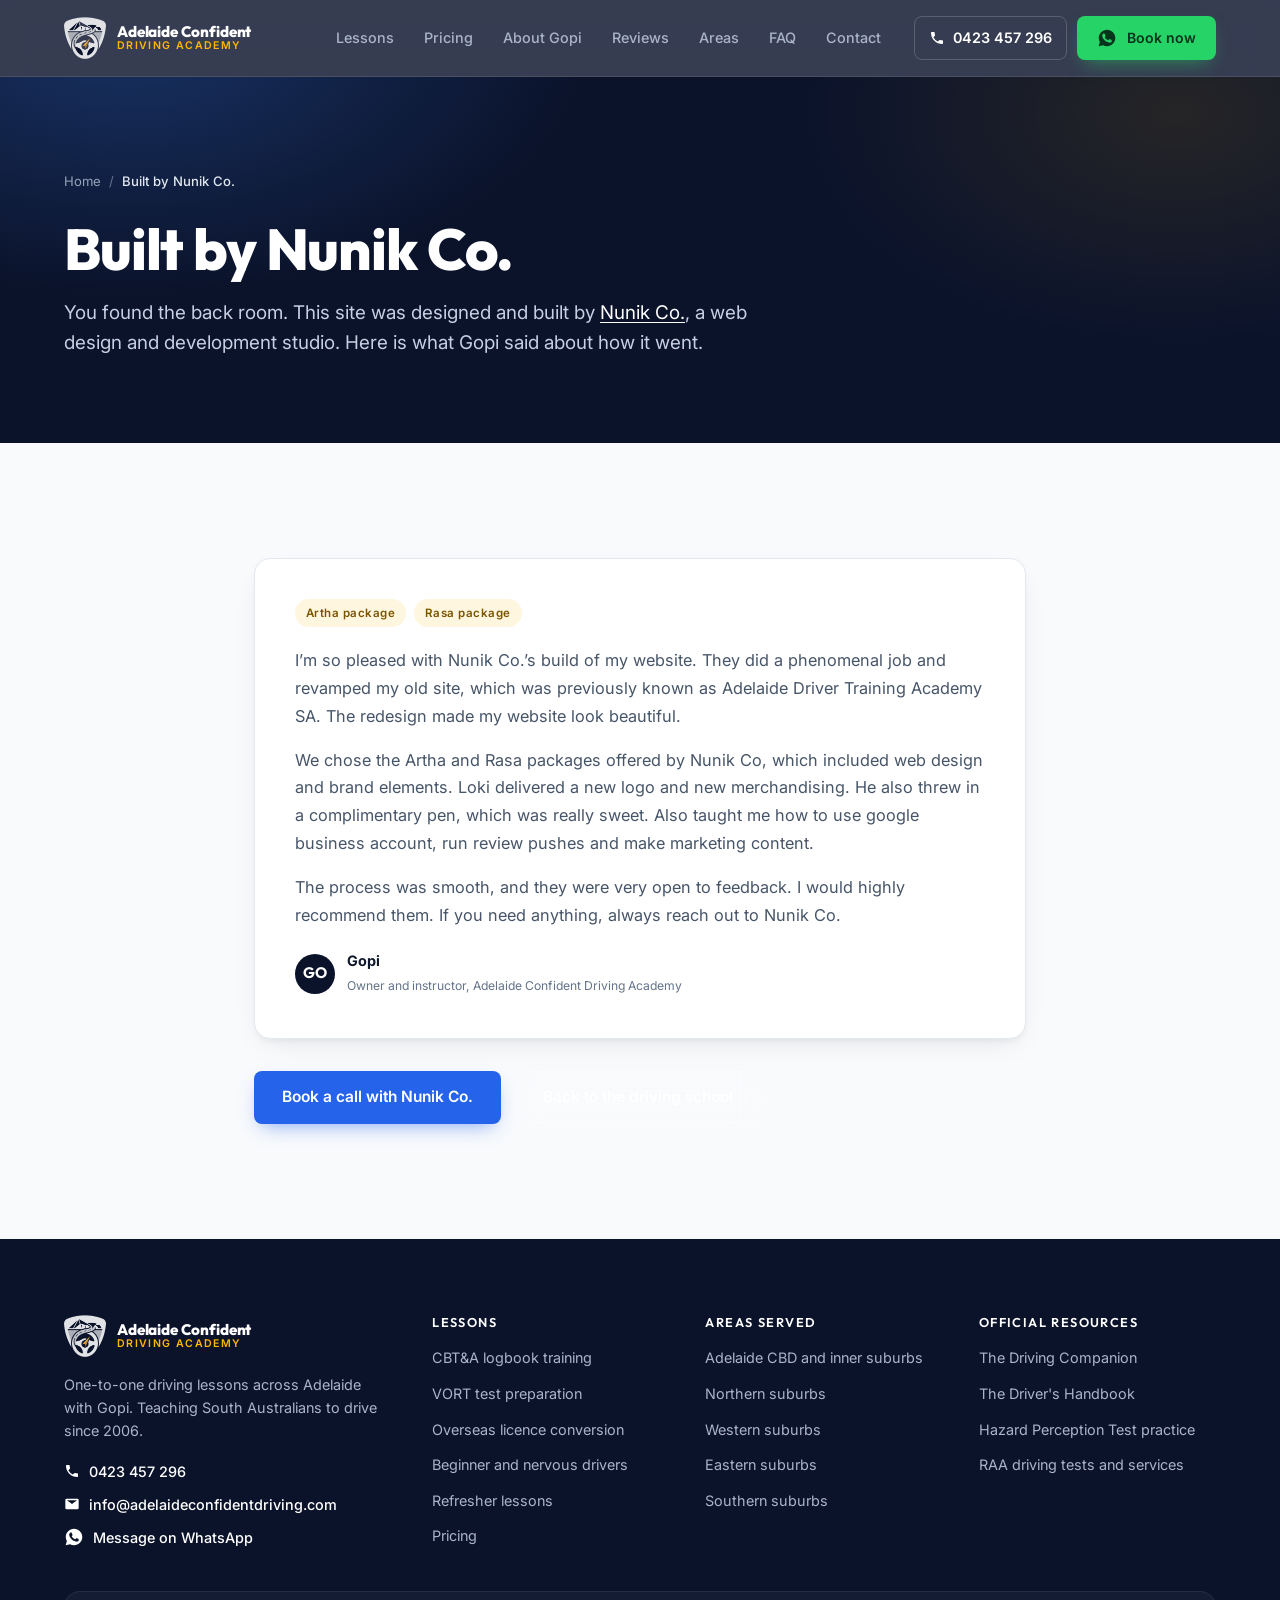
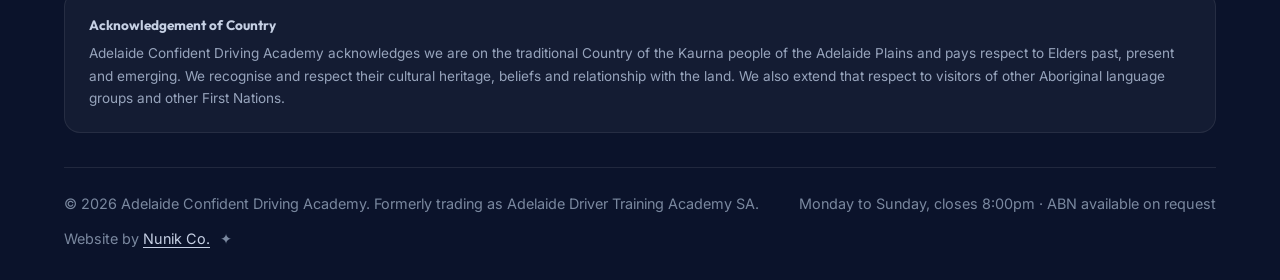
<file: built-by-nunik-co/index.html>
<!DOCTYPE html>
<html lang="en-AU">
<head>
<meta charset="utf-8">
<meta name="viewport" content="width=device-width, initial-scale=1, viewport-fit=cover">
<title>Built by Nunik Co. | Website Credit</title>
<meta name="description" content="This site was designed and built by Nunik Co.. Read what Gopi said about the redesign, the packages chosen and the process.">
<link rel="canonical" href="https://adelaideconfidentdriving.com/built-by-nunik-co/">
<meta name="robots" content="index, follow, max-image-preview:large, max-snippet:-1, max-video-preview:-1">
<meta name="theme-color" content="#0B132B">
<meta name="author" content="Adelaide Confident Driving Academy">
<meta name="geo.region" content="AU-SA">
<meta name="geo.placename" content="Adelaide">
<meta name="geo.position" content="-34.9285;138.6007">
<meta name="ICBM" content="-34.9285, 138.6007">

<meta property="og:site_name" content="Adelaide Confident Driving Academy">
<meta property="og:type" content="website">
<meta property="og:locale" content="en_AU">
<meta property="og:title" content="Built by Nunik Co. | Website Credit">
<meta property="og:description" content="This site was designed and built by Nunik Co.. Read what Gopi said about the redesign, the packages chosen and the process.">
<meta property="og:url" content="https://adelaideconfidentdriving.com/built-by-nunik-co/">
<meta property="og:image" content="https://adelaideconfidentdriving.com/assets/img/og-default.png">
<meta property="og:image:width" content="1200">
<meta property="og:image:height" content="630">
<meta property="og:image:alt" content="Adelaide Confident Driving Academy, five star rated driving school in Adelaide">
<meta name="twitter:card" content="summary_large_image">
<meta name="twitter:title" content="Built by Nunik Co. | Website Credit">
<meta name="twitter:description" content="This site was designed and built by Nunik Co.. Read what Gopi said about the redesign, the packages chosen and the process.">
<meta name="twitter:image" content="https://adelaideconfidentdriving.com/assets/img/og-default.png">

<link rel="icon" href="/favicon.ico" sizes="any">
<link rel="icon" href="/assets/img/icon-192.png" type="image/png" sizes="192x192">
<link rel="apple-touch-icon" href="/assets/img/apple-touch-icon.png">
<link rel="manifest" href="/site.webmanifest">
<link rel="author" href="/humans.txt" type="text/plain">

<link rel="preconnect" href="https://fonts.googleapis.com">
<link rel="preconnect" href="https://fonts.gstatic.com" crossorigin>
<!-- Loaded normally rather than with a media=print/onload swap: the CSP forbids
     inline event handlers, and display=swap already prevents invisible text. -->
<link rel="stylesheet" href="https://fonts.googleapis.com/css2?family=Outfit:wght@600;700;800&family=Inter:wght@400;500;600&display=swap">
<link rel="stylesheet" href="/assets/css/site.css?v=8c6334c6">
<script src="/assets/js/site.js?v=108efda3" defer></script>
<script type="application/ld+json">{"@context":"https://schema.org","@graph":[{"@type":["DrivingSchool","LocalBusiness"],"@id":"https://adelaideconfidentdriving.com/#business","name":"Adelaide Confident Driving Academy","alternateName":["Adelaide Confident Driving","Adelaide Driver Training Academy SA","ACDA"],"description":"One-to-one driving school serving Adelaide and South Australia. CBT&A logbook training, VORT test preparation, overseas licence conversion and lessons for nervous beginners.","url":"https://adelaideconfidentdriving.com/","telephone":"+61423457296","email":"info@adelaideconfidentdriving.com","foundingDate":"2006","image":"https://adelaideconfidentdriving.com/assets/img/og-default.png","logo":{"@type":"ImageObject","url":"https://adelaideconfidentdriving.com/assets/img/icon-512.png","width":512,"height":512},"priceRange":"$$","currenciesAccepted":"AUD","address":{"@type":"PostalAddress","addressLocality":"Adelaide","addressRegion":"SA","addressCountry":"AU"},"geo":{"@type":"GeoCoordinates","latitude":"-34.9285","longitude":"138.6007"},"areaServed":[{"@type":"City","name":"Adelaide"},{"@type":"Place","name":"Adelaide CBD"},{"@type":"Place","name":"North Adelaide"},{"@type":"Place","name":"Norwood"},{"@type":"Place","name":"Unley"},{"@type":"Place","name":"Prospect"},{"@type":"Place","name":"Parkside"},{"@type":"Place","name":"Hindmarsh"},{"@type":"Place","name":"Thebarton"},{"@type":"Place","name":"Kent Town"},{"@type":"Place","name":"Goodwood"},{"@type":"Place","name":"Salisbury"},{"@type":"Place","name":"Salisbury East"},{"@type":"Place","name":"Mawson Lakes"},{"@type":"Place","name":"Para Hills"},{"@type":"Place","name":"Gepps Cross"},{"@type":"Place","name":"Pooraka"},{"@type":"Place","name":"Ingle Farm"},{"@type":"Place","name":"Modbury"},{"@type":"Place","name":"Golden Grove"},{"@type":"Place","name":"Munno Para"},{"@type":"Place","name":"Port Adelaide"},{"@type":"Place","name":"Woodville"},{"@type":"Place","name":"Henley Beach"},{"@type":"Place","name":"Findon"},{"@type":"Place","name":"Seaton"},{"@type":"Place","name":"West Lakes"},{"@type":"Place","name":"Fulham"},{"@type":"Place","name":"Grange"},{"@type":"Place","name":"Semaphore"},{"@type":"Place","name":"Royal Park"},{"@type":"Place","name":"Campbelltown"},{"@type":"Place","name":"Tea Tree Gully"},{"@type":"Place","name":"Magill"},{"@type":"Place","name":"Paradise"},{"@type":"Place","name":"Newton"},{"@type":"Place","name":"Burnside"},{"@type":"Place","name":"Glen Osmond"},{"@type":"Place","name":"Hectorville"},{"@type":"Place","name":"Kensington"},{"@type":"Place","name":"Marryatville"},{"@type":"Place","name":"Marion"},{"@type":"Place","name":"Mitcham"},{"@type":"Place","name":"Brighton"},{"@type":"Place","name":"Glenelg"},{"@type":"Place","name":"Somerton Park"},{"@type":"Place","name":"Plympton"},{"@type":"Place","name":"Edwardstown"},{"@type":"Place","name":"Ascot Park"},{"@type":"Place","name":"Clovelly Park"},{"@type":"Place","name":"Daw Park"}],"serviceArea":{"@type":"GeoCircle","geoMidpoint":{"@type":"GeoCoordinates","latitude":"-34.9285","longitude":"138.6007"},"geoRadius":"40000"},"openingHoursSpecification":[{"@type":"OpeningHoursSpecification","dayOfWeek":["Monday","Tuesday","Wednesday","Thursday","Friday","Saturday","Sunday"],"opens":"07:00","closes":"20:00"}],"aggregateRating":{"@type":"AggregateRating","ratingValue":"5.0","reviewCount":72,"bestRating":"5","worstRating":"1"},"review":[{"@type":"Review","author":{"@type":"Person","name":"Basil Eldhose"},"reviewRating":{"@type":"Rating","ratingValue":"5","bestRating":"5"},"reviewBody":"I had a great experience learning with Gopi. He is very patient, friendly, and explains everything in a simple way. His guidance helped me build confidence and pass my driving test on the first attempt."},{"@type":"Review","author":{"@type":"Person","name":"Zandy"},"reviewRating":{"@type":"Rating","ratingValue":"5","bestRating":"5"},"reviewBody":"Absolutely the best instructor in Adelaide, I know this because I have had many instructors before him. He really works hard to make sure you succeed, excellent teaching ability, and a positive attitude."},{"@type":"Review","author":{"@type":"Person","name":"Mina Prajapat"},"reviewRating":{"@type":"Rating","ratingValue":"5","bestRating":"5"},"reviewBody":"I can't thank Gopi Sir enough for all the support and patience he showed during my driving lessons, especially while I was in my 9th month of pregnancy. His calm demeanor and clear guidance made it possible."},{"@type":"Review","author":{"@type":"Person","name":"Chinthika Samarakoon"},"reviewRating":{"@type":"Rating","ratingValue":"5","bestRating":"5"},"reviewBody":"I did my overseas licence conversion through CBT&A with Gopi and got the full SA driver's licence. Gopi was an excellent teacher, kind, respectful, and patient throughout the entire process."},{"@type":"Review","author":{"@type":"Person","name":"Vedant Saini"},"reviewRating":{"@type":"Rating","ratingValue":"5","bestRating":"5"},"reviewBody":"Excellent instructor! Gopi really knows his stuff. Lots of tips and tricks which got my confidence up. Passed my CBT&A with an Auditor in the car on the first try!"},{"@type":"Review","author":{"@type":"Person","name":"Xander Schofield"},"reviewRating":{"@type":"Rating","ratingValue":"5","bestRating":"5"},"reviewBody":"Gopi was incredibly helpful in getting my P's. In the session right before the exam, he helped correct mistakes quickly and efficiently."},{"@type":"Review","author":{"@type":"Person","name":"Anh Quang Le Van"},"reviewRating":{"@type":"Rating","ratingValue":"5","bestRating":"5"},"reviewBody":"Experienced, gentle, and patient enough to help me pass the full license test in just 2 training sessions. He organized early timeframes for my urgent timeline."},{"@type":"Review","author":{"@type":"Person","name":"Aishwarya Menon"},"reviewRating":{"@type":"Rating","ratingValue":"5","bestRating":"5"},"reviewBody":"I passed my driving test the first time! Gopi uncle broke down each task and ensured I understood the movement prior to attempting it on the road."}],"employee":{"@id":"https://adelaideconfidentdriving.com/about/#gopi"},"founder":{"@id":"https://adelaideconfidentdriving.com/about/#gopi"},"sameAs":["https://share.google/oz1qiCDrlBlNMlHzZ","https://www.google.com/search?kgmid=/g/11vqnhx90x","https://adelaidedrivertrainingacademysa.com.au"],"hasOfferCatalog":{"@type":"OfferCatalog","name":"Driving lessons and assessments","itemListElement":[{"@type":"Offer","itemOffered":{"@type":"Service","name":"CBT&A logbook training","url":"https://adelaideconfidentdriving.com/services/cbta-logbook-training/"}},{"@type":"Offer","itemOffered":{"@type":"Service","name":"VORT test preparation","url":"https://adelaideconfidentdriving.com/services/vort-test-preparation/"}},{"@type":"Offer","itemOffered":{"@type":"Service","name":"Overseas licence conversion","url":"https://adelaideconfidentdriving.com/services/overseas-licence-conversion/"}},{"@type":"Offer","itemOffered":{"@type":"Service","name":"Beginner and nervous drivers","url":"https://adelaideconfidentdriving.com/services/beginner-driving-lessons/"}},{"@type":"Offer","itemOffered":{"@type":"Service","name":"Refresher lessons","url":"https://adelaideconfidentdriving.com/services/refresher-driving-lessons/"}}]}},{"@type":"BreadcrumbList","itemListElement":[{"@type":"ListItem","position":1,"name":"Home","item":"https://adelaideconfidentdriving.com/"},{"@type":"ListItem","position":2,"name":"Built by Nunik Co.","item":"https://adelaideconfidentdriving.com/built-by-nunik-co/"}]}]}</script>
</head>
<body>
<a class="skip-link" href="#main">Skip to content</a>
<header class="site-header">
  <div class="wrap">
    <nav class="nav" aria-label="Main">
      <a class="brand" href="/">
        <img src="/assets/img/logo-mark-light.png" alt="" width="42" height="42">
        <span class="brand-text">
          <b>Adelaide Confident</b>
          <span>Driving Academy</span>
        </span>
      </a>
      <ul class="nav-links" id="nav-links"><li><a href="/services/">Lessons</a></li><li><a href="/pricing/">Pricing</a></li><li><a href="/about/">About Gopi</a></li><li><a href="/reviews/">Reviews</a></li><li><a href="/service-areas/">Areas</a></li><li><a href="/faq/">FAQ</a></li><li><a href="/contact/">Contact</a></li></ul>
      <div class="nav-cta">
        <a class="nav-call" href="tel:+61423457296"><svg aria-hidden="true" width="16" height="16" viewBox="0 0 24 24" fill="currentColor"><path d="M6.6 10.8a15.1 15.1 0 0 0 6.6 6.6l2.2-2.2a1 1 0 0 1 1-.25c1.1.37 2.3.57 3.6.57a1 1 0 0 1 1 1V20a1 1 0 0 1-1 1A17 17 0 0 1 3 4a1 1 0 0 1 1-1h3.5a1 1 0 0 1 1 1c0 1.25.2 2.45.57 3.57a1 1 0 0 1-.25 1l-2.22 2.23Z"/></svg><span>0423 457 296</span></a>
        <a class="btn btn--whatsapp btn--sm" href="https://wa.me/61423457296?text=Hi%20Gopi%2C%20I%27d%20like%20to%20book%20a%20driving%20lesson%20with%20Adelaide%20Confident%20Driving%20Academy.%20Could%20you%20let%20me%20know%20your%20availability%3F" rel="noopener"><svg aria-hidden="true" width="20" height="20" viewBox="0 0 24 24" fill="currentColor"><path d="M12.04 2C6.58 2 2.13 6.45 2.13 11.91c0 1.75.46 3.45 1.32 4.95L2 22l5.25-1.38a9.87 9.87 0 0 0 4.79 1.22h.01c5.46 0 9.91-4.45 9.91-9.91S17.5 2 12.04 2Zm5.8 14.17c-.24.68-1.4 1.3-1.95 1.35-.5.05-1.13.07-1.83-.11-.42-.11-.96-.29-1.65-.59-2.9-1.25-4.8-4.17-4.94-4.36-.15-.19-1.19-1.58-1.19-3.02s.76-2.14 1.03-2.44c.27-.29.58-.37.78-.37h.56c.18 0 .42-.07.66.5.24.59.83 2.03.9 2.18.07.15.12.32.02.51-.09.19-.14.31-.28.48-.14.17-.29.37-.42.5-.14.14-.28.29-.12.57.16.29.71 1.17 1.53 1.9 1.05.94 1.94 1.23 2.22 1.37.27.14.43.12.59-.07.16-.19.68-.79.86-1.07.18-.27.36-.22.61-.13.24.09 1.55.73 1.82.86.27.14.44.2.5.32.07.11.07.65-.17 1.33Z"/></svg> Book now</a>
        <button class="nav-toggle" type="button" aria-expanded="false" aria-controls="nav-links" aria-label="Menu"><span></span></button>
      </div>
    </nav>
  </div>
</header>

<main id="main">
<section class="page-hero">
  <nav class="crumbs" aria-label="Breadcrumb"><div class="wrap"><ol><li><a href="/">Home</a></li><li><span aria-current="page">Built by Nunik Co.</span></li></ol></div></nav>
  <div class="wrap">
    <h1>Built by Nunik Co.</h1>
    <p class="lede">You found the back room. This site was designed and built by
    <a class="text-link" href="https://nunik.co/book" target="_blank" rel="noopener">Nunik Co.</a>, a web
    design and development studio. Here is what Gopi said about how it went.</p>
  </div>
</section>

<section class="section">
  <div class="wrap wrap--narrow">
    <article class="review testimonial">
      <div class="chip-row" aria-label="Packages chosen"><span class="chip chip--gold">Artha package</span><span class="chip chip--gold">Rasa package</span></div>
      <blockquote><p>I’m so pleased with Nunik Co.’s build of my website. They did a phenomenal job and revamped my old site, which was previously known as Adelaide Driver Training Academy SA. The redesign made my website look beautiful.</p><p>We chose the Artha and Rasa packages offered by Nunik Co, which included web design and brand elements. Loki delivered a new logo and new merchandising. He also threw in a complimentary pen, which was really sweet. Also taught me how to use google business account, run review pushes and make marketing content.</p><p>The process was smooth, and they were very open to feedback. I would highly recommend them. If you need anything, always reach out to Nunik Co.</p></blockquote>
      <footer>
        <span class="avatar" aria-hidden="true">GO</span>
        <span class="who"><b>Gopi</b><span>Owner and instructor, Adelaide Confident Driving Academy</span></span>
      </footer>
    </article>
    <div class="btn-row mt-32">
      <a class="btn btn--primary" href="https://nunik.co/book" target="_blank" rel="noopener">Book a call with Nunik Co.</a>
      <a class="btn btn--ghost" href="/">Back to the driving school</a>
    </div>
  </div>
</section>
</main>
<footer class="site-footer">
  <div class="wrap">
    <div class="footer-grid">
      <div class="footer-brand">
        <a class="brand" href="/">
          <img src="/assets/img/logo-mark-light.png" alt="" width="42" height="42">
          <span class="brand-text"><b>Adelaide Confident</b><span>Driving Academy</span></span>
        </a>
        <p>One-to-one driving lessons across Adelaide with Gopi. Teaching South Australians
        to drive since 2006.</p>
        <div class="footer-contact">
          <a href="tel:+61423457296"><svg aria-hidden="true" width="16" height="16" viewBox="0 0 24 24" fill="currentColor"><path d="M6.6 10.8a15.1 15.1 0 0 0 6.6 6.6l2.2-2.2a1 1 0 0 1 1-.25c1.1.37 2.3.57 3.6.57a1 1 0 0 1 1 1V20a1 1 0 0 1-1 1A17 17 0 0 1 3 4a1 1 0 0 1 1-1h3.5a1 1 0 0 1 1 1c0 1.25.2 2.45.57 3.57a1 1 0 0 1-.25 1l-2.22 2.23Z"/></svg> 0423 457 296</a>
          <a href="mailto:info@adelaideconfidentdriving.com"><svg aria-hidden="true" width="16" height="16" viewBox="0 0 24 24" fill="currentColor"><path d="M2 6a2 2 0 0 1 2-2h16a2 2 0 0 1 2 2v12a2 2 0 0 1-2 2H4a2 2 0 0 1-2-2V6Zm2.5.5L12 12l7.5-5.5H4.5Z"/></svg> info@adelaideconfidentdriving.com</a>
          <a href="https://wa.me/61423457296?text=Hi%20Gopi%2C%20I%20found%20Adelaide%20Confident%20Driving%20Academy%20online%20and%20I%27d%20like%20to%20ask%20about%20driving%20lessons." rel="noopener"><svg aria-hidden="true" width="20" height="20" viewBox="0 0 24 24" fill="currentColor"><path d="M12.04 2C6.58 2 2.13 6.45 2.13 11.91c0 1.75.46 3.45 1.32 4.95L2 22l5.25-1.38a9.87 9.87 0 0 0 4.79 1.22h.01c5.46 0 9.91-4.45 9.91-9.91S17.5 2 12.04 2Zm5.8 14.17c-.24.68-1.4 1.3-1.95 1.35-.5.05-1.13.07-1.83-.11-.42-.11-.96-.29-1.65-.59-2.9-1.25-4.8-4.17-4.94-4.36-.15-.19-1.19-1.58-1.19-3.02s.76-2.14 1.03-2.44c.27-.29.58-.37.78-.37h.56c.18 0 .42-.07.66.5.24.59.83 2.03.9 2.18.07.15.12.32.02.51-.09.19-.14.31-.28.48-.14.17-.29.37-.42.5-.14.14-.28.29-.12.57.16.29.71 1.17 1.53 1.9 1.05.94 1.94 1.23 2.22 1.37.27.14.43.12.59-.07.16-.19.68-.79.86-1.07.18-.27.36-.22.61-.13.24.09 1.55.73 1.82.86.27.14.44.2.5.32.07.11.07.65-.17 1.33Z"/></svg> Message on WhatsApp</a>
        </div>
      </div>
      <div>
        <h4>Lessons</h4>
        <ul><li><a href="/services/cbta-logbook-training/">CBT&amp;A logbook training</a></li><li><a href="/services/vort-test-preparation/">VORT test preparation</a></li><li><a href="/services/overseas-licence-conversion/">Overseas licence conversion</a></li><li><a href="/services/beginner-driving-lessons/">Beginner and nervous drivers</a></li><li><a href="/services/refresher-driving-lessons/">Refresher lessons</a></li><li><a href="/pricing/">Pricing</a></li></ul>
      </div>
      <div>
        <h4>Areas served</h4>
        <ul><li><a href="/service-areas/#cbd">Adelaide CBD and inner suburbs</a></li><li><a href="/service-areas/#north">Northern suburbs</a></li><li><a href="/service-areas/#west">Western suburbs</a></li><li><a href="/service-areas/#east">Eastern suburbs</a></li><li><a href="/service-areas/#south">Southern suburbs</a></li></ul>
      </div>
      <div>
        <h4>Official resources</h4>
        <ul><li><a href="https://mylicence.sa.gov.au/the-driving-companion" rel="noopener nofollow" target="_blank">The Driving Companion</a></li><li><a href="https://mylicence.sa.gov.au/the-drivers-handbook" rel="noopener nofollow" target="_blank">The Driver&#x27;s Handbook</a></li><li><a href="https://mylicence.sa.gov.au/hazard-perception-test" rel="noopener nofollow" target="_blank">Hazard Perception Test practice</a></li><li><a href="https://www.raa.com.au/motoring-and-road-safety/driver-education" rel="noopener nofollow" target="_blank">RAA driving tests and services</a></li></ul>
      </div>
    </div>

    <div class="acknowledgement">
      <b>Acknowledgement of Country</b>
      Adelaide Confident Driving Academy acknowledges we are on the traditional Country of the Kaurna people of the Adelaide Plains and pays respect to Elders past, present and emerging. We recognise and respect their cultural heritage, beliefs and relationship with the land. We also extend that respect to visitors of other Aboriginal language groups and other First Nations.
    </div>

    <div class="footer-base">
      <p>&copy; <span data-year>2026</span> Adelaide Confident Driving Academy. Formerly trading as Adelaide Driver Training Academy SA.</p>
      <p>Monday to Sunday, closes 8:00pm &middot; ABN available on request</p>
      <p class="footer-credit">Website by <a href="https://nunik.co/book" target="_blank" rel="noopener">Nunik Co.</a>
      <a class="footer-egg" href="/built-by-nunik-co/" title="The story behind this site" aria-label="The story behind this site">&#10022;</a></p>
    </div>
  </div>
</footer>

<div class="action-bar">
  <a class="btn btn--ghost" href="tel:+61423457296"><svg aria-hidden="true" width="16" height="16" viewBox="0 0 24 24" fill="currentColor"><path d="M6.6 10.8a15.1 15.1 0 0 0 6.6 6.6l2.2-2.2a1 1 0 0 1 1-.25c1.1.37 2.3.57 3.6.57a1 1 0 0 1 1 1V20a1 1 0 0 1-1 1A17 17 0 0 1 3 4a1 1 0 0 1 1-1h3.5a1 1 0 0 1 1 1c0 1.25.2 2.45.57 3.57a1 1 0 0 1-.25 1l-2.22 2.23Z"/></svg> Call</a>
  <a class="btn btn--whatsapp" href="https://wa.me/61423457296?text=Hi%20Gopi%2C%20I%20found%20Adelaide%20Confident%20Driving%20Academy%20online%20and%20I%27d%20like%20to%20ask%20about%20driving%20lessons." rel="noopener"><svg aria-hidden="true" width="20" height="20" viewBox="0 0 24 24" fill="currentColor"><path d="M12.04 2C6.58 2 2.13 6.45 2.13 11.91c0 1.75.46 3.45 1.32 4.95L2 22l5.25-1.38a9.87 9.87 0 0 0 4.79 1.22h.01c5.46 0 9.91-4.45 9.91-9.91S17.5 2 12.04 2Zm5.8 14.17c-.24.68-1.4 1.3-1.95 1.35-.5.05-1.13.07-1.83-.11-.42-.11-.96-.29-1.65-.59-2.9-1.25-4.8-4.17-4.94-4.36-.15-.19-1.19-1.58-1.19-3.02s.76-2.14 1.03-2.44c.27-.29.58-.37.78-.37h.56c.18 0 .42-.07.66.5.24.59.83 2.03.9 2.18.07.15.12.32.02.51-.09.19-.14.31-.28.48-.14.17-.29.37-.42.5-.14.14-.28.29-.12.57.16.29.71 1.17 1.53 1.9 1.05.94 1.94 1.23 2.22 1.37.27.14.43.12.59-.07.16-.19.68-.79.86-1.07.18-.27.36-.22.61-.13.24.09 1.55.73 1.82.86.27.14.44.2.5.32.07.11.07.65-.17 1.33Z"/></svg> WhatsApp</a>
</div>
</body>
</html>
</file>
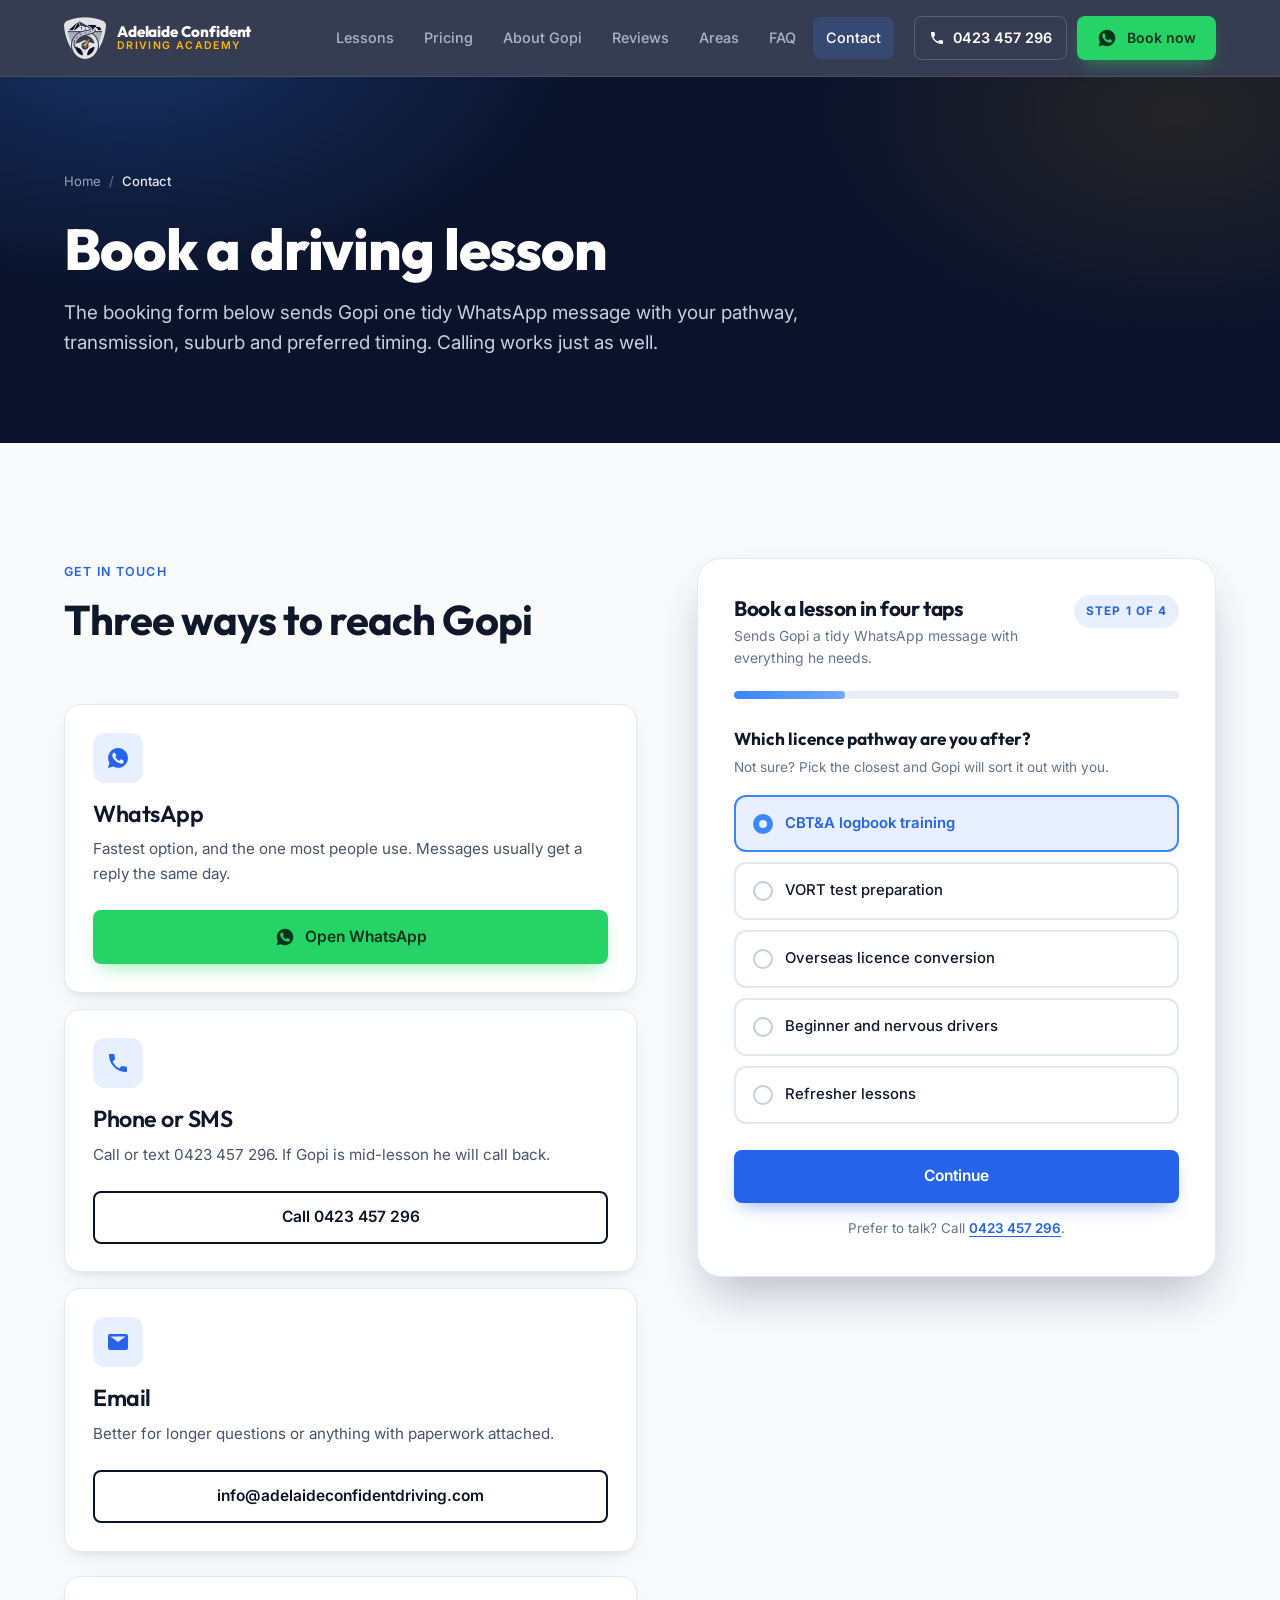
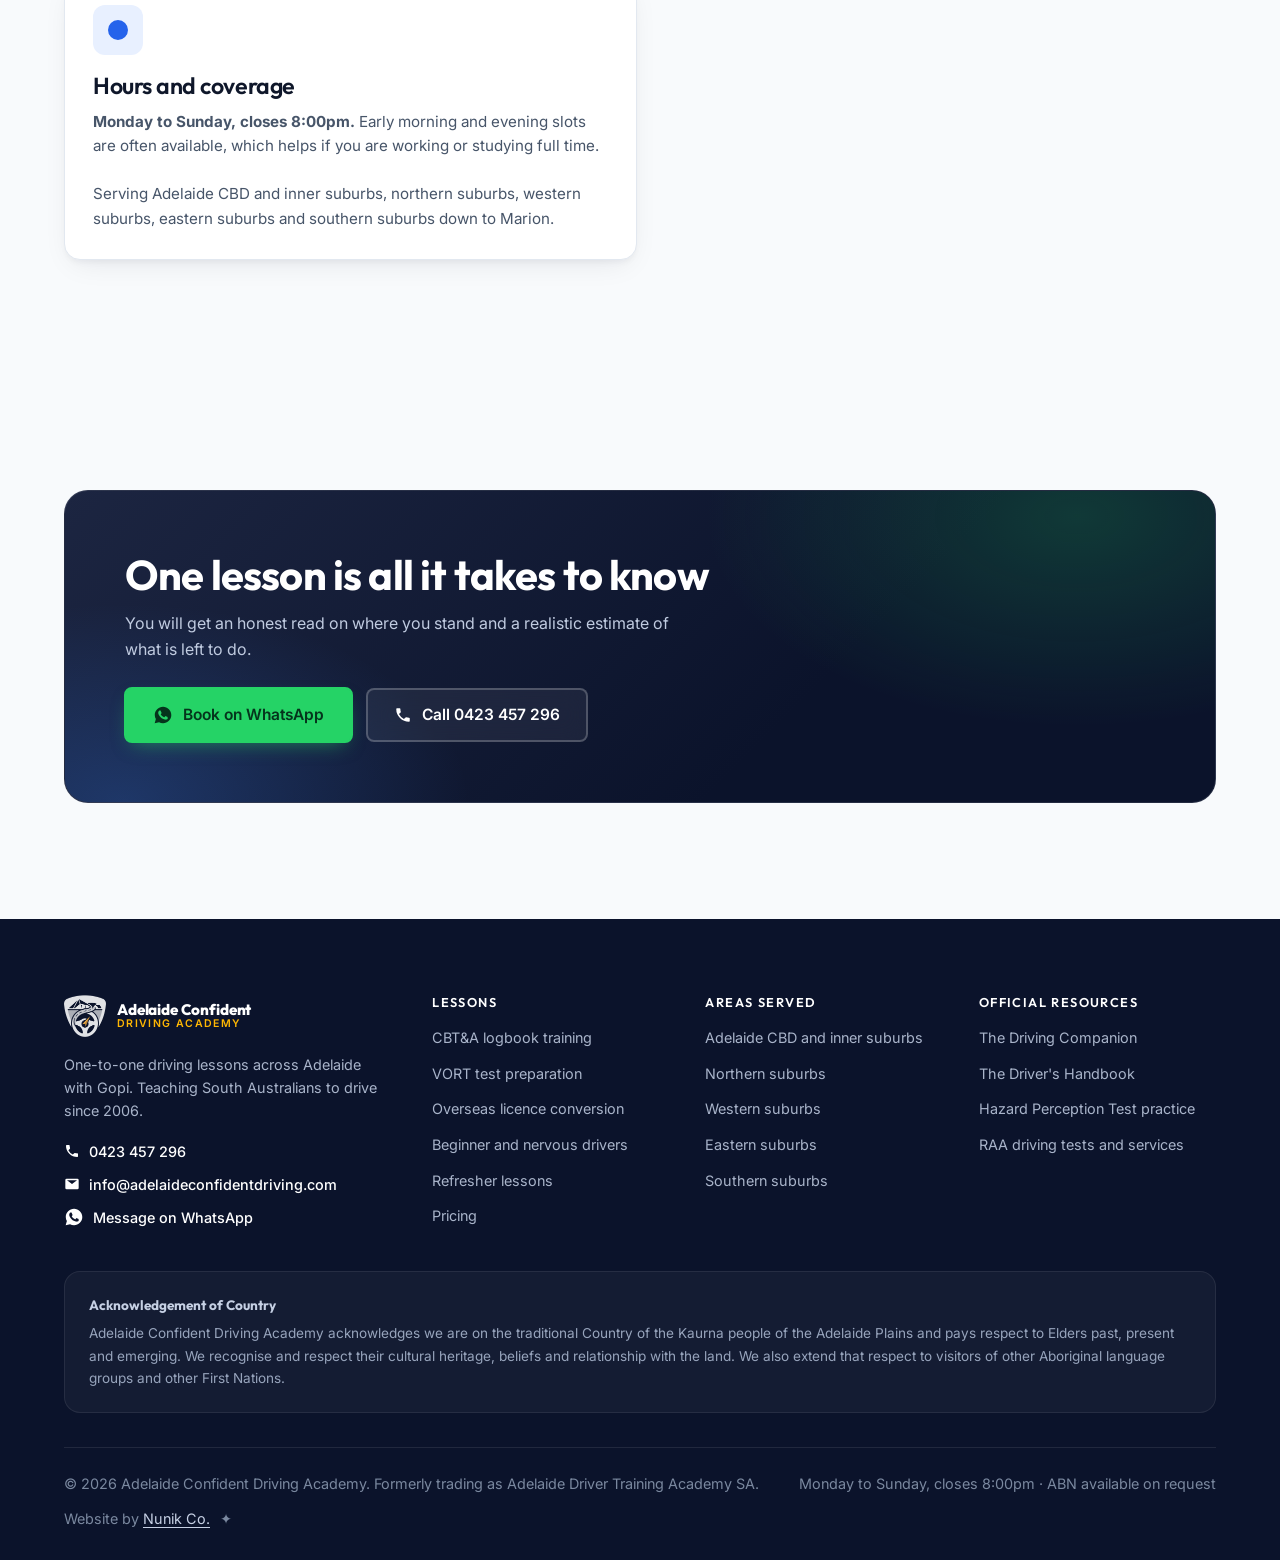
<file: contact/index.html>
<!DOCTYPE html>
<html lang="en-AU">
<head>
<meta charset="utf-8">
<meta name="viewport" content="width=device-width, initial-scale=1, viewport-fit=cover">
<title>Contact | Book a Driving Lesson in Adelaide</title>
<meta name="description" content="Book driving lessons in Adelaide with Gopi. WhatsApp, call or text 0423 457 296, seven days a week until 8pm. Five suburb regions covered.">
<link rel="canonical" href="https://adelaideconfidentdriving.com/contact/">
<meta name="robots" content="index, follow, max-image-preview:large, max-snippet:-1, max-video-preview:-1">
<meta name="theme-color" content="#0B132B">
<meta name="author" content="Adelaide Confident Driving Academy">
<meta name="geo.region" content="AU-SA">
<meta name="geo.placename" content="Adelaide">
<meta name="geo.position" content="-34.9285;138.6007">
<meta name="ICBM" content="-34.9285, 138.6007">

<meta property="og:site_name" content="Adelaide Confident Driving Academy">
<meta property="og:type" content="website">
<meta property="og:locale" content="en_AU">
<meta property="og:title" content="Contact | Book a Driving Lesson in Adelaide">
<meta property="og:description" content="Book driving lessons in Adelaide with Gopi. WhatsApp, call or text 0423 457 296, seven days a week until 8pm. Five suburb regions covered.">
<meta property="og:url" content="https://adelaideconfidentdriving.com/contact/">
<meta property="og:image" content="https://adelaideconfidentdriving.com/assets/img/og-default.png">
<meta property="og:image:width" content="1200">
<meta property="og:image:height" content="630">
<meta property="og:image:alt" content="Adelaide Confident Driving Academy, five star rated driving school in Adelaide">
<meta name="twitter:card" content="summary_large_image">
<meta name="twitter:title" content="Contact | Book a Driving Lesson in Adelaide">
<meta name="twitter:description" content="Book driving lessons in Adelaide with Gopi. WhatsApp, call or text 0423 457 296, seven days a week until 8pm. Five suburb regions covered.">
<meta name="twitter:image" content="https://adelaideconfidentdriving.com/assets/img/og-default.png">

<link rel="icon" href="/favicon.ico" sizes="any">
<link rel="icon" href="/assets/img/icon-192.png" type="image/png" sizes="192x192">
<link rel="apple-touch-icon" href="/assets/img/apple-touch-icon.png">
<link rel="manifest" href="/site.webmanifest">
<link rel="author" href="/humans.txt" type="text/plain">

<link rel="preconnect" href="https://fonts.googleapis.com">
<link rel="preconnect" href="https://fonts.gstatic.com" crossorigin>
<!-- Loaded normally rather than with a media=print/onload swap: the CSP forbids
     inline event handlers, and display=swap already prevents invisible text. -->
<link rel="stylesheet" href="https://fonts.googleapis.com/css2?family=Outfit:wght@600;700;800&family=Inter:wght@400;500;600&display=swap">
<link rel="stylesheet" href="/assets/css/site.css?v=8c6334c6">
<script src="/assets/js/site.js?v=108efda3" defer></script>
<script type="application/ld+json">{"@context":"https://schema.org","@graph":[{"@type":["DrivingSchool","LocalBusiness"],"@id":"https://adelaideconfidentdriving.com/#business","name":"Adelaide Confident Driving Academy","alternateName":["Adelaide Confident Driving","Adelaide Driver Training Academy SA","ACDA"],"description":"One-to-one driving school serving Adelaide and South Australia. CBT&A logbook training, VORT test preparation, overseas licence conversion and lessons for nervous beginners.","url":"https://adelaideconfidentdriving.com/","telephone":"+61423457296","email":"info@adelaideconfidentdriving.com","foundingDate":"2006","image":"https://adelaideconfidentdriving.com/assets/img/og-default.png","logo":{"@type":"ImageObject","url":"https://adelaideconfidentdriving.com/assets/img/icon-512.png","width":512,"height":512},"priceRange":"$$","currenciesAccepted":"AUD","address":{"@type":"PostalAddress","addressLocality":"Adelaide","addressRegion":"SA","addressCountry":"AU"},"geo":{"@type":"GeoCoordinates","latitude":"-34.9285","longitude":"138.6007"},"areaServed":[{"@type":"City","name":"Adelaide"},{"@type":"Place","name":"Adelaide CBD"},{"@type":"Place","name":"North Adelaide"},{"@type":"Place","name":"Norwood"},{"@type":"Place","name":"Unley"},{"@type":"Place","name":"Prospect"},{"@type":"Place","name":"Parkside"},{"@type":"Place","name":"Hindmarsh"},{"@type":"Place","name":"Thebarton"},{"@type":"Place","name":"Kent Town"},{"@type":"Place","name":"Goodwood"},{"@type":"Place","name":"Salisbury"},{"@type":"Place","name":"Salisbury East"},{"@type":"Place","name":"Mawson Lakes"},{"@type":"Place","name":"Para Hills"},{"@type":"Place","name":"Gepps Cross"},{"@type":"Place","name":"Pooraka"},{"@type":"Place","name":"Ingle Farm"},{"@type":"Place","name":"Modbury"},{"@type":"Place","name":"Golden Grove"},{"@type":"Place","name":"Munno Para"},{"@type":"Place","name":"Port Adelaide"},{"@type":"Place","name":"Woodville"},{"@type":"Place","name":"Henley Beach"},{"@type":"Place","name":"Findon"},{"@type":"Place","name":"Seaton"},{"@type":"Place","name":"West Lakes"},{"@type":"Place","name":"Fulham"},{"@type":"Place","name":"Grange"},{"@type":"Place","name":"Semaphore"},{"@type":"Place","name":"Royal Park"},{"@type":"Place","name":"Campbelltown"},{"@type":"Place","name":"Tea Tree Gully"},{"@type":"Place","name":"Magill"},{"@type":"Place","name":"Paradise"},{"@type":"Place","name":"Newton"},{"@type":"Place","name":"Burnside"},{"@type":"Place","name":"Glen Osmond"},{"@type":"Place","name":"Hectorville"},{"@type":"Place","name":"Kensington"},{"@type":"Place","name":"Marryatville"},{"@type":"Place","name":"Marion"},{"@type":"Place","name":"Mitcham"},{"@type":"Place","name":"Brighton"},{"@type":"Place","name":"Glenelg"},{"@type":"Place","name":"Somerton Park"},{"@type":"Place","name":"Plympton"},{"@type":"Place","name":"Edwardstown"},{"@type":"Place","name":"Ascot Park"},{"@type":"Place","name":"Clovelly Park"},{"@type":"Place","name":"Daw Park"}],"serviceArea":{"@type":"GeoCircle","geoMidpoint":{"@type":"GeoCoordinates","latitude":"-34.9285","longitude":"138.6007"},"geoRadius":"40000"},"openingHoursSpecification":[{"@type":"OpeningHoursSpecification","dayOfWeek":["Monday","Tuesday","Wednesday","Thursday","Friday","Saturday","Sunday"],"opens":"07:00","closes":"20:00"}],"aggregateRating":{"@type":"AggregateRating","ratingValue":"5.0","reviewCount":72,"bestRating":"5","worstRating":"1"},"review":[{"@type":"Review","author":{"@type":"Person","name":"Basil Eldhose"},"reviewRating":{"@type":"Rating","ratingValue":"5","bestRating":"5"},"reviewBody":"I had a great experience learning with Gopi. He is very patient, friendly, and explains everything in a simple way. His guidance helped me build confidence and pass my driving test on the first attempt."},{"@type":"Review","author":{"@type":"Person","name":"Zandy"},"reviewRating":{"@type":"Rating","ratingValue":"5","bestRating":"5"},"reviewBody":"Absolutely the best instructor in Adelaide, I know this because I have had many instructors before him. He really works hard to make sure you succeed, excellent teaching ability, and a positive attitude."},{"@type":"Review","author":{"@type":"Person","name":"Mina Prajapat"},"reviewRating":{"@type":"Rating","ratingValue":"5","bestRating":"5"},"reviewBody":"I can't thank Gopi Sir enough for all the support and patience he showed during my driving lessons, especially while I was in my 9th month of pregnancy. His calm demeanor and clear guidance made it possible."},{"@type":"Review","author":{"@type":"Person","name":"Chinthika Samarakoon"},"reviewRating":{"@type":"Rating","ratingValue":"5","bestRating":"5"},"reviewBody":"I did my overseas licence conversion through CBT&A with Gopi and got the full SA driver's licence. Gopi was an excellent teacher, kind, respectful, and patient throughout the entire process."},{"@type":"Review","author":{"@type":"Person","name":"Vedant Saini"},"reviewRating":{"@type":"Rating","ratingValue":"5","bestRating":"5"},"reviewBody":"Excellent instructor! Gopi really knows his stuff. Lots of tips and tricks which got my confidence up. Passed my CBT&A with an Auditor in the car on the first try!"},{"@type":"Review","author":{"@type":"Person","name":"Xander Schofield"},"reviewRating":{"@type":"Rating","ratingValue":"5","bestRating":"5"},"reviewBody":"Gopi was incredibly helpful in getting my P's. In the session right before the exam, he helped correct mistakes quickly and efficiently."},{"@type":"Review","author":{"@type":"Person","name":"Anh Quang Le Van"},"reviewRating":{"@type":"Rating","ratingValue":"5","bestRating":"5"},"reviewBody":"Experienced, gentle, and patient enough to help me pass the full license test in just 2 training sessions. He organized early timeframes for my urgent timeline."},{"@type":"Review","author":{"@type":"Person","name":"Aishwarya Menon"},"reviewRating":{"@type":"Rating","ratingValue":"5","bestRating":"5"},"reviewBody":"I passed my driving test the first time! Gopi uncle broke down each task and ensured I understood the movement prior to attempting it on the road."}],"employee":{"@id":"https://adelaideconfidentdriving.com/about/#gopi"},"founder":{"@id":"https://adelaideconfidentdriving.com/about/#gopi"},"sameAs":["https://share.google/oz1qiCDrlBlNMlHzZ","https://www.google.com/search?kgmid=/g/11vqnhx90x","https://adelaidedrivertrainingacademysa.com.au"],"hasOfferCatalog":{"@type":"OfferCatalog","name":"Driving lessons and assessments","itemListElement":[{"@type":"Offer","itemOffered":{"@type":"Service","name":"CBT&A logbook training","url":"https://adelaideconfidentdriving.com/services/cbta-logbook-training/"}},{"@type":"Offer","itemOffered":{"@type":"Service","name":"VORT test preparation","url":"https://adelaideconfidentdriving.com/services/vort-test-preparation/"}},{"@type":"Offer","itemOffered":{"@type":"Service","name":"Overseas licence conversion","url":"https://adelaideconfidentdriving.com/services/overseas-licence-conversion/"}},{"@type":"Offer","itemOffered":{"@type":"Service","name":"Beginner and nervous drivers","url":"https://adelaideconfidentdriving.com/services/beginner-driving-lessons/"}},{"@type":"Offer","itemOffered":{"@type":"Service","name":"Refresher lessons","url":"https://adelaideconfidentdriving.com/services/refresher-driving-lessons/"}}]}},{"@type":"BreadcrumbList","itemListElement":[{"@type":"ListItem","position":1,"name":"Home","item":"https://adelaideconfidentdriving.com/"},{"@type":"ListItem","position":2,"name":"Contact","item":"https://adelaideconfidentdriving.com/contact/"}]},{"@type":"ContactPage","@id":"https://adelaideconfidentdriving.com/contact/","url":"https://adelaideconfidentdriving.com/contact/","about":{"@id":"https://adelaideconfidentdriving.com/#business"}}]}</script>
</head>
<body>
<a class="skip-link" href="#main">Skip to content</a>
<header class="site-header">
  <div class="wrap">
    <nav class="nav" aria-label="Main">
      <a class="brand" href="/">
        <img src="/assets/img/logo-mark-light.png" alt="" width="42" height="42">
        <span class="brand-text">
          <b>Adelaide Confident</b>
          <span>Driving Academy</span>
        </span>
      </a>
      <ul class="nav-links" id="nav-links"><li><a href="/services/">Lessons</a></li><li><a href="/pricing/">Pricing</a></li><li><a href="/about/">About Gopi</a></li><li><a href="/reviews/">Reviews</a></li><li><a href="/service-areas/">Areas</a></li><li><a href="/faq/">FAQ</a></li><li><a href="/contact/" aria-current="page">Contact</a></li></ul>
      <div class="nav-cta">
        <a class="nav-call" href="tel:+61423457296"><svg aria-hidden="true" width="16" height="16" viewBox="0 0 24 24" fill="currentColor"><path d="M6.6 10.8a15.1 15.1 0 0 0 6.6 6.6l2.2-2.2a1 1 0 0 1 1-.25c1.1.37 2.3.57 3.6.57a1 1 0 0 1 1 1V20a1 1 0 0 1-1 1A17 17 0 0 1 3 4a1 1 0 0 1 1-1h3.5a1 1 0 0 1 1 1c0 1.25.2 2.45.57 3.57a1 1 0 0 1-.25 1l-2.22 2.23Z"/></svg><span>0423 457 296</span></a>
        <a class="btn btn--whatsapp btn--sm" href="https://wa.me/61423457296?text=Hi%20Gopi%2C%20I%27d%20like%20to%20book%20a%20driving%20lesson%20with%20Adelaide%20Confident%20Driving%20Academy.%20Could%20you%20let%20me%20know%20your%20availability%3F" rel="noopener"><svg aria-hidden="true" width="20" height="20" viewBox="0 0 24 24" fill="currentColor"><path d="M12.04 2C6.58 2 2.13 6.45 2.13 11.91c0 1.75.46 3.45 1.32 4.95L2 22l5.25-1.38a9.87 9.87 0 0 0 4.79 1.22h.01c5.46 0 9.91-4.45 9.91-9.91S17.5 2 12.04 2Zm5.8 14.17c-.24.68-1.4 1.3-1.95 1.35-.5.05-1.13.07-1.83-.11-.42-.11-.96-.29-1.65-.59-2.9-1.25-4.8-4.17-4.94-4.36-.15-.19-1.19-1.58-1.19-3.02s.76-2.14 1.03-2.44c.27-.29.58-.37.78-.37h.56c.18 0 .42-.07.66.5.24.59.83 2.03.9 2.18.07.15.12.32.02.51-.09.19-.14.31-.28.48-.14.17-.29.37-.42.5-.14.14-.28.29-.12.57.16.29.71 1.17 1.53 1.9 1.05.94 1.94 1.23 2.22 1.37.27.14.43.12.59-.07.16-.19.68-.79.86-1.07.18-.27.36-.22.61-.13.24.09 1.55.73 1.82.86.27.14.44.2.5.32.07.11.07.65-.17 1.33Z"/></svg> Book now</a>
        <button class="nav-toggle" type="button" aria-expanded="false" aria-controls="nav-links" aria-label="Menu"><span></span></button>
      </div>
    </nav>
  </div>
</header>

<main id="main">
<section class="page-hero">
  <nav class="crumbs" aria-label="Breadcrumb"><div class="wrap"><ol><li><a href="/">Home</a></li><li><span aria-current="page">Contact</span></li></ol></div></nav>
  <div class="wrap">
    <h1>Book a driving lesson</h1>
    <p class="lede">The booking form below sends Gopi one tidy WhatsApp message with your
    pathway, transmission, suburb and preferred timing. Calling works just as well.</p>
  </div>
</section>

<section class="section">
  <div class="wrap">
    <div class="hero-grid" style="align-items:start">
      <div>
        <div class="section-head"><p class="eyebrow">Get in touch</p><h2>Three ways to reach Gopi</h2></div>
        <div class="grid" style="gap:16px">
          <article class="card">
            <span class="card-icon"><svg aria-hidden="true" width="20" height="20" viewBox="0 0 24 24" fill="currentColor"><path d="M12.04 2C6.58 2 2.13 6.45 2.13 11.91c0 1.75.46 3.45 1.32 4.95L2 22l5.25-1.38a9.87 9.87 0 0 0 4.79 1.22h.01c5.46 0 9.91-4.45 9.91-9.91S17.5 2 12.04 2Zm5.8 14.17c-.24.68-1.4 1.3-1.95 1.35-.5.05-1.13.07-1.83-.11-.42-.11-.96-.29-1.65-.59-2.9-1.25-4.8-4.17-4.94-4.36-.15-.19-1.19-1.58-1.19-3.02s.76-2.14 1.03-2.44c.27-.29.58-.37.78-.37h.56c.18 0 .42-.07.66.5.24.59.83 2.03.9 2.18.07.15.12.32.02.51-.09.19-.14.31-.28.48-.14.17-.29.37-.42.5-.14.14-.28.29-.12.57.16.29.71 1.17 1.53 1.9 1.05.94 1.94 1.23 2.22 1.37.27.14.43.12.59-.07.16-.19.68-.79.86-1.07.18-.27.36-.22.61-.13.24.09 1.55.73 1.82.86.27.14.44.2.5.32.07.11.07.65-.17 1.33Z"/></svg></span>
            <h3>WhatsApp</h3>
            <p>Fastest option, and the one most people use. Messages usually get a reply the
            same day.</p>
            <a class="btn btn--whatsapp mt-24" href="https://wa.me/61423457296?text=Hi%20Gopi%2C%20I%27d%20like%20to%20book%20a%20driving%20lesson%20with%20Adelaide%20Confident%20Driving%20Academy." rel="noopener"><svg aria-hidden="true" width="20" height="20" viewBox="0 0 24 24" fill="currentColor"><path d="M12.04 2C6.58 2 2.13 6.45 2.13 11.91c0 1.75.46 3.45 1.32 4.95L2 22l5.25-1.38a9.87 9.87 0 0 0 4.79 1.22h.01c5.46 0 9.91-4.45 9.91-9.91S17.5 2 12.04 2Zm5.8 14.17c-.24.68-1.4 1.3-1.95 1.35-.5.05-1.13.07-1.83-.11-.42-.11-.96-.29-1.65-.59-2.9-1.25-4.8-4.17-4.94-4.36-.15-.19-1.19-1.58-1.19-3.02s.76-2.14 1.03-2.44c.27-.29.58-.37.78-.37h.56c.18 0 .42-.07.66.5.24.59.83 2.03.9 2.18.07.15.12.32.02.51-.09.19-.14.31-.28.48-.14.17-.29.37-.42.5-.14.14-.28.29-.12.57.16.29.71 1.17 1.53 1.9 1.05.94 1.94 1.23 2.22 1.37.27.14.43.12.59-.07.16-.19.68-.79.86-1.07.18-.27.36-.22.61-.13.24.09 1.55.73 1.82.86.27.14.44.2.5.32.07.11.07.65-.17 1.33Z"/></svg> Open WhatsApp</a>
          </article>
          <article class="card">
            <span class="card-icon"><svg aria-hidden="true" width="24" height="24" viewBox="0 0 24 24" fill="currentColor"><path d="M6.6 10.8a15.1 15.1 0 0 0 6.6 6.6l2.2-2.2a1 1 0 0 1 1-.25c1.1.37 2.3.57 3.6.57a1 1 0 0 1 1 1V20a1 1 0 0 1-1 1A17 17 0 0 1 3 4a1 1 0 0 1 1-1h3.5a1 1 0 0 1 1 1c0 1.25.2 2.45.57 3.57a1 1 0 0 1-.25 1l-2.22 2.23Z"/></svg></span>
            <h3>Phone or SMS</h3>
            <p>Call or text 0423 457 296. If Gopi is mid-lesson he will call back.</p>
            <a class="btn btn--outline mt-24" href="tel:+61423457296">Call 0423 457 296</a>
          </article>
          <article class="card">
            <span class="card-icon"><svg aria-hidden="true" width="24" height="24" viewBox="0 0 24 24" fill="currentColor"><path d="M2 6a2 2 0 0 1 2-2h16a2 2 0 0 1 2 2v12a2 2 0 0 1-2 2H4a2 2 0 0 1-2-2V6Zm2.5.5L12 12l7.5-5.5H4.5Z"/></svg></span>
            <h3>Email</h3>
            <p>Better for longer questions or anything with paperwork attached.</p>
            <a class="btn btn--outline mt-24" href="mailto:info@adelaideconfidentdriving.com">info@adelaideconfidentdriving.com</a>
          </article>
        </div>
        <div class="card mt-24">
          <span class="card-icon"><svg aria-hidden="true" width="24" height="24" viewBox="0 0 24 24" fill="currentColor"><path d="M12 2a10 10 0 1 0 0 20 10 10 0 0 0 0-20Zm1 5h-2v6l4.6 2.8 1-1.7-3.6-2.1V7Z"/></svg></span>
          <h3>Hours and coverage</h3>
          <p><strong>Monday to Sunday, closes 8:00pm.</strong> Early morning and evening slots are often available,
          which helps if you are working or studying full time.</p>
          <p class="mt-24">Serving Adelaide CBD and inner suburbs, northern suburbs, western
          suburbs, eastern suburbs and southern suburbs down to Marion.</p>
        </div>
      </div>
      <div><div class="booking" id="book">
  <div class="booking-head">
    <div>
      <h2>Book a lesson in four taps</h2>
      <p>Sends Gopi a tidy WhatsApp message with everything he needs.</p>
    </div>
    <span class="booking-step-count" id="booking-step-count">Step 1 of 4</span>
  </div>

  <div class="progress" role="progressbar" aria-label="Booking progress" aria-valuemin="0" aria-valuemax="100" aria-valuenow="25">
    <i id="booking-progress"></i>
  </div>

  <form id="booking-form" novalidate>
    <fieldset class="step is-active" data-require="route" data-autoadvance="1"
              data-error="Choose the training path that fits you best.">
      <legend class="step-q">Which licence pathway are you after?</legend>
      <p class="step-hint">Not sure? Pick the closest and Gopi will sort it out with you.</p>
      <div class="opt-list"><label class="opt"><input type="radio" name="route" value="CBT&amp;A logbook training" checked><span>CBT&amp;A logbook training</span></label><label class="opt"><input type="radio" name="route" value="VORT test preparation"><span>VORT test preparation</span></label><label class="opt"><input type="radio" name="route" value="Overseas licence conversion"><span>Overseas licence conversion</span></label><label class="opt"><input type="radio" name="route" value="Beginner and nervous drivers"><span>Beginner and nervous drivers</span></label><label class="opt"><input type="radio" name="route" value="Refresher lessons"><span>Refresher lessons</span></label></div>
    </fieldset>

    <fieldset class="step" data-require="gearbox" data-autoadvance="1"
              data-error="Choose automatic or manual.">
      <legend class="step-q">Automatic or manual?</legend>
      <p class="step-hint">An automatic assessment gives you an automatic-only licence condition.</p>
      <div class="opt-list opt-list--2"><label class="opt"><input type="radio" name="gearbox" value="Automatic" checked><span>Automatic</span></label><label class="opt"><input type="radio" name="gearbox" value="Manual"><span>Manual</span></label></div>
    </fieldset>

    <fieldset class="step" data-require="suburb"
              data-error="Enter the suburb you would like to be picked up from.">
      <legend class="step-q">Which suburb are you in?</legend>
      <p class="step-hint">Pickup from home, work or uni is usually fine within the service areas.</p>
      <div class="field">
        <label for="suburb">Suburb or area</label>
        <input type="text" id="suburb" name="suburb" autocomplete="address-level2"
               placeholder="e.g. Mawson Lakes" enterkeyhint="next">
        <div class="suburb-hints"><button type="button">Adelaide CBD</button><button type="button">Salisbury</button><button type="button">Mawson Lakes</button><button type="button">Norwood</button><button type="button">Port Adelaide</button><button type="button">Campbelltown</button><button type="button">Marion</button><button type="button">Prospect</button></div>
      </div>
    </fieldset>

    <fieldset class="step" data-require="timing"
              data-error="Let Gopi know roughly when suits you.">
      <legend class="step-q">When suits you?</legend>
      <p class="step-hint">Seven days a week, monday to sunday, closes 8:00pm.</p>
      <div class="opt-list"><label class="opt"><input type="radio" name="timing" value="Weekday mornings" checked><span>Weekday mornings</span></label><label class="opt"><input type="radio" name="timing" value="Weekday afternoons or evenings"><span>Weekday afternoons or evenings</span></label><label class="opt"><input type="radio" name="timing" value="Weekends"><span>Weekends</span></label><label class="opt"><input type="radio" name="timing" value="Urgent, within the next two weeks"><span>Urgent, within the next two weeks</span></label></div>
      <div class="booking-summary" id="booking-summary" hidden>
        <dl></dl>
      </div>
    </fieldset>

    <p class="form-error" id="booking-error" role="alert" hidden></p>

    <div class="booking-nav">
      <button type="button" class="btn booking-back" id="booking-back" hidden>Back</button>
      <button type="submit" class="btn btn--primary" id="booking-next">Continue</button>
    </div>

    <p class="booking-fallback" id="booking-result" role="status" hidden></p>
    <p class="booking-fallback">Prefer to talk? Call
      <a href="tel:+61423457296">0423 457 296</a>.</p>
  </form>
</div>
</div>
    </div>
  </div>
</section>
<section class="section"><div class="wrap">
  <div class="cta-band reveal">
    <h2>One lesson is all it takes to know</h2>
    <p>You will get an honest read on where you stand and a realistic estimate of what is left to do.</p>
    <div class="btn-row">
      <a class="btn btn--whatsapp pulse" href="https://wa.me/61423457296?text=Hi%20Gopi%2C%20I%27d%20like%20to%20book%20a%20driving%20lesson.%20Here%27s%20a%20bit%20about%20where%20I%27m%20at%3A" rel="noopener"><svg aria-hidden="true" width="20" height="20" viewBox="0 0 24 24" fill="currentColor"><path d="M12.04 2C6.58 2 2.13 6.45 2.13 11.91c0 1.75.46 3.45 1.32 4.95L2 22l5.25-1.38a9.87 9.87 0 0 0 4.79 1.22h.01c5.46 0 9.91-4.45 9.91-9.91S17.5 2 12.04 2Zm5.8 14.17c-.24.68-1.4 1.3-1.95 1.35-.5.05-1.13.07-1.83-.11-.42-.11-.96-.29-1.65-.59-2.9-1.25-4.8-4.17-4.94-4.36-.15-.19-1.19-1.58-1.19-3.02s.76-2.14 1.03-2.44c.27-.29.58-.37.78-.37h.56c.18 0 .42-.07.66.5.24.59.83 2.03.9 2.18.07.15.12.32.02.51-.09.19-.14.31-.28.48-.14.17-.29.37-.42.5-.14.14-.28.29-.12.57.16.29.71 1.17 1.53 1.9 1.05.94 1.94 1.23 2.22 1.37.27.14.43.12.59-.07.16-.19.68-.79.86-1.07.18-.27.36-.22.61-.13.24.09 1.55.73 1.82.86.27.14.44.2.5.32.07.11.07.65-.17 1.33Z"/></svg> Book on WhatsApp</a>
      <a class="btn btn--ghost" href="tel:+61423457296"><svg aria-hidden="true" width="18" height="18" viewBox="0 0 24 24" fill="currentColor"><path d="M6.6 10.8a15.1 15.1 0 0 0 6.6 6.6l2.2-2.2a1 1 0 0 1 1-.25c1.1.37 2.3.57 3.6.57a1 1 0 0 1 1 1V20a1 1 0 0 1-1 1A17 17 0 0 1 3 4a1 1 0 0 1 1-1h3.5a1 1 0 0 1 1 1c0 1.25.2 2.45.57 3.57a1 1 0 0 1-.25 1l-2.22 2.23Z"/></svg> Call 0423 457 296</a>
    </div>
  </div>
</div></section>
</main>
<footer class="site-footer">
  <div class="wrap">
    <div class="footer-grid">
      <div class="footer-brand">
        <a class="brand" href="/">
          <img src="/assets/img/logo-mark-light.png" alt="" width="42" height="42">
          <span class="brand-text"><b>Adelaide Confident</b><span>Driving Academy</span></span>
        </a>
        <p>One-to-one driving lessons across Adelaide with Gopi. Teaching South Australians
        to drive since 2006.</p>
        <div class="footer-contact">
          <a href="tel:+61423457296"><svg aria-hidden="true" width="16" height="16" viewBox="0 0 24 24" fill="currentColor"><path d="M6.6 10.8a15.1 15.1 0 0 0 6.6 6.6l2.2-2.2a1 1 0 0 1 1-.25c1.1.37 2.3.57 3.6.57a1 1 0 0 1 1 1V20a1 1 0 0 1-1 1A17 17 0 0 1 3 4a1 1 0 0 1 1-1h3.5a1 1 0 0 1 1 1c0 1.25.2 2.45.57 3.57a1 1 0 0 1-.25 1l-2.22 2.23Z"/></svg> 0423 457 296</a>
          <a href="mailto:info@adelaideconfidentdriving.com"><svg aria-hidden="true" width="16" height="16" viewBox="0 0 24 24" fill="currentColor"><path d="M2 6a2 2 0 0 1 2-2h16a2 2 0 0 1 2 2v12a2 2 0 0 1-2 2H4a2 2 0 0 1-2-2V6Zm2.5.5L12 12l7.5-5.5H4.5Z"/></svg> info@adelaideconfidentdriving.com</a>
          <a href="https://wa.me/61423457296?text=Hi%20Gopi%2C%20I%20found%20Adelaide%20Confident%20Driving%20Academy%20online%20and%20I%27d%20like%20to%20ask%20about%20driving%20lessons." rel="noopener"><svg aria-hidden="true" width="20" height="20" viewBox="0 0 24 24" fill="currentColor"><path d="M12.04 2C6.58 2 2.13 6.45 2.13 11.91c0 1.75.46 3.45 1.32 4.95L2 22l5.25-1.38a9.87 9.87 0 0 0 4.79 1.22h.01c5.46 0 9.91-4.45 9.91-9.91S17.5 2 12.04 2Zm5.8 14.17c-.24.68-1.4 1.3-1.95 1.35-.5.05-1.13.07-1.83-.11-.42-.11-.96-.29-1.65-.59-2.9-1.25-4.8-4.17-4.94-4.36-.15-.19-1.19-1.58-1.19-3.02s.76-2.14 1.03-2.44c.27-.29.58-.37.78-.37h.56c.18 0 .42-.07.66.5.24.59.83 2.03.9 2.18.07.15.12.32.02.51-.09.19-.14.31-.28.48-.14.17-.29.37-.42.5-.14.14-.28.29-.12.57.16.29.71 1.17 1.53 1.9 1.05.94 1.94 1.23 2.22 1.37.27.14.43.12.59-.07.16-.19.68-.79.86-1.07.18-.27.36-.22.61-.13.24.09 1.55.73 1.82.86.27.14.44.2.5.32.07.11.07.65-.17 1.33Z"/></svg> Message on WhatsApp</a>
        </div>
      </div>
      <div>
        <h4>Lessons</h4>
        <ul><li><a href="/services/cbta-logbook-training/">CBT&amp;A logbook training</a></li><li><a href="/services/vort-test-preparation/">VORT test preparation</a></li><li><a href="/services/overseas-licence-conversion/">Overseas licence conversion</a></li><li><a href="/services/beginner-driving-lessons/">Beginner and nervous drivers</a></li><li><a href="/services/refresher-driving-lessons/">Refresher lessons</a></li><li><a href="/pricing/">Pricing</a></li></ul>
      </div>
      <div>
        <h4>Areas served</h4>
        <ul><li><a href="/service-areas/#cbd">Adelaide CBD and inner suburbs</a></li><li><a href="/service-areas/#north">Northern suburbs</a></li><li><a href="/service-areas/#west">Western suburbs</a></li><li><a href="/service-areas/#east">Eastern suburbs</a></li><li><a href="/service-areas/#south">Southern suburbs</a></li></ul>
      </div>
      <div>
        <h4>Official resources</h4>
        <ul><li><a href="https://mylicence.sa.gov.au/the-driving-companion" rel="noopener nofollow" target="_blank">The Driving Companion</a></li><li><a href="https://mylicence.sa.gov.au/the-drivers-handbook" rel="noopener nofollow" target="_blank">The Driver&#x27;s Handbook</a></li><li><a href="https://mylicence.sa.gov.au/hazard-perception-test" rel="noopener nofollow" target="_blank">Hazard Perception Test practice</a></li><li><a href="https://www.raa.com.au/motoring-and-road-safety/driver-education" rel="noopener nofollow" target="_blank">RAA driving tests and services</a></li></ul>
      </div>
    </div>

    <div class="acknowledgement">
      <b>Acknowledgement of Country</b>
      Adelaide Confident Driving Academy acknowledges we are on the traditional Country of the Kaurna people of the Adelaide Plains and pays respect to Elders past, present and emerging. We recognise and respect their cultural heritage, beliefs and relationship with the land. We also extend that respect to visitors of other Aboriginal language groups and other First Nations.
    </div>

    <div class="footer-base">
      <p>&copy; <span data-year>2026</span> Adelaide Confident Driving Academy. Formerly trading as Adelaide Driver Training Academy SA.</p>
      <p>Monday to Sunday, closes 8:00pm &middot; ABN available on request</p>
      <p class="footer-credit">Website by <a href="https://nunik.co/book" target="_blank" rel="noopener">Nunik Co.</a>
      <a class="footer-egg" href="/built-by-nunik-co/" title="The story behind this site" aria-label="The story behind this site">&#10022;</a></p>
    </div>
  </div>
</footer>

<div class="action-bar">
  <a class="btn btn--ghost" href="tel:+61423457296"><svg aria-hidden="true" width="16" height="16" viewBox="0 0 24 24" fill="currentColor"><path d="M6.6 10.8a15.1 15.1 0 0 0 6.6 6.6l2.2-2.2a1 1 0 0 1 1-.25c1.1.37 2.3.57 3.6.57a1 1 0 0 1 1 1V20a1 1 0 0 1-1 1A17 17 0 0 1 3 4a1 1 0 0 1 1-1h3.5a1 1 0 0 1 1 1c0 1.25.2 2.45.57 3.57a1 1 0 0 1-.25 1l-2.22 2.23Z"/></svg> Call</a>
  <a class="btn btn--whatsapp" href="https://wa.me/61423457296?text=Hi%20Gopi%2C%20I%20found%20Adelaide%20Confident%20Driving%20Academy%20online%20and%20I%27d%20like%20to%20ask%20about%20driving%20lessons." rel="noopener"><svg aria-hidden="true" width="20" height="20" viewBox="0 0 24 24" fill="currentColor"><path d="M12.04 2C6.58 2 2.13 6.45 2.13 11.91c0 1.75.46 3.45 1.32 4.95L2 22l5.25-1.38a9.87 9.87 0 0 0 4.79 1.22h.01c5.46 0 9.91-4.45 9.91-9.91S17.5 2 12.04 2Zm5.8 14.17c-.24.68-1.4 1.3-1.95 1.35-.5.05-1.13.07-1.83-.11-.42-.11-.96-.29-1.65-.59-2.9-1.25-4.8-4.17-4.94-4.36-.15-.19-1.19-1.58-1.19-3.02s.76-2.14 1.03-2.44c.27-.29.58-.37.78-.37h.56c.18 0 .42-.07.66.5.24.59.83 2.03.9 2.18.07.15.12.32.02.51-.09.19-.14.31-.28.48-.14.17-.29.37-.42.5-.14.14-.28.29-.12.57.16.29.71 1.17 1.53 1.9 1.05.94 1.94 1.23 2.22 1.37.27.14.43.12.59-.07.16-.19.68-.79.86-1.07.18-.27.36-.22.61-.13.24.09 1.55.73 1.82.86.27.14.44.2.5.32.07.11.07.65-.17 1.33Z"/></svg> WhatsApp</a>
</div>
</body>
</html>
</file>
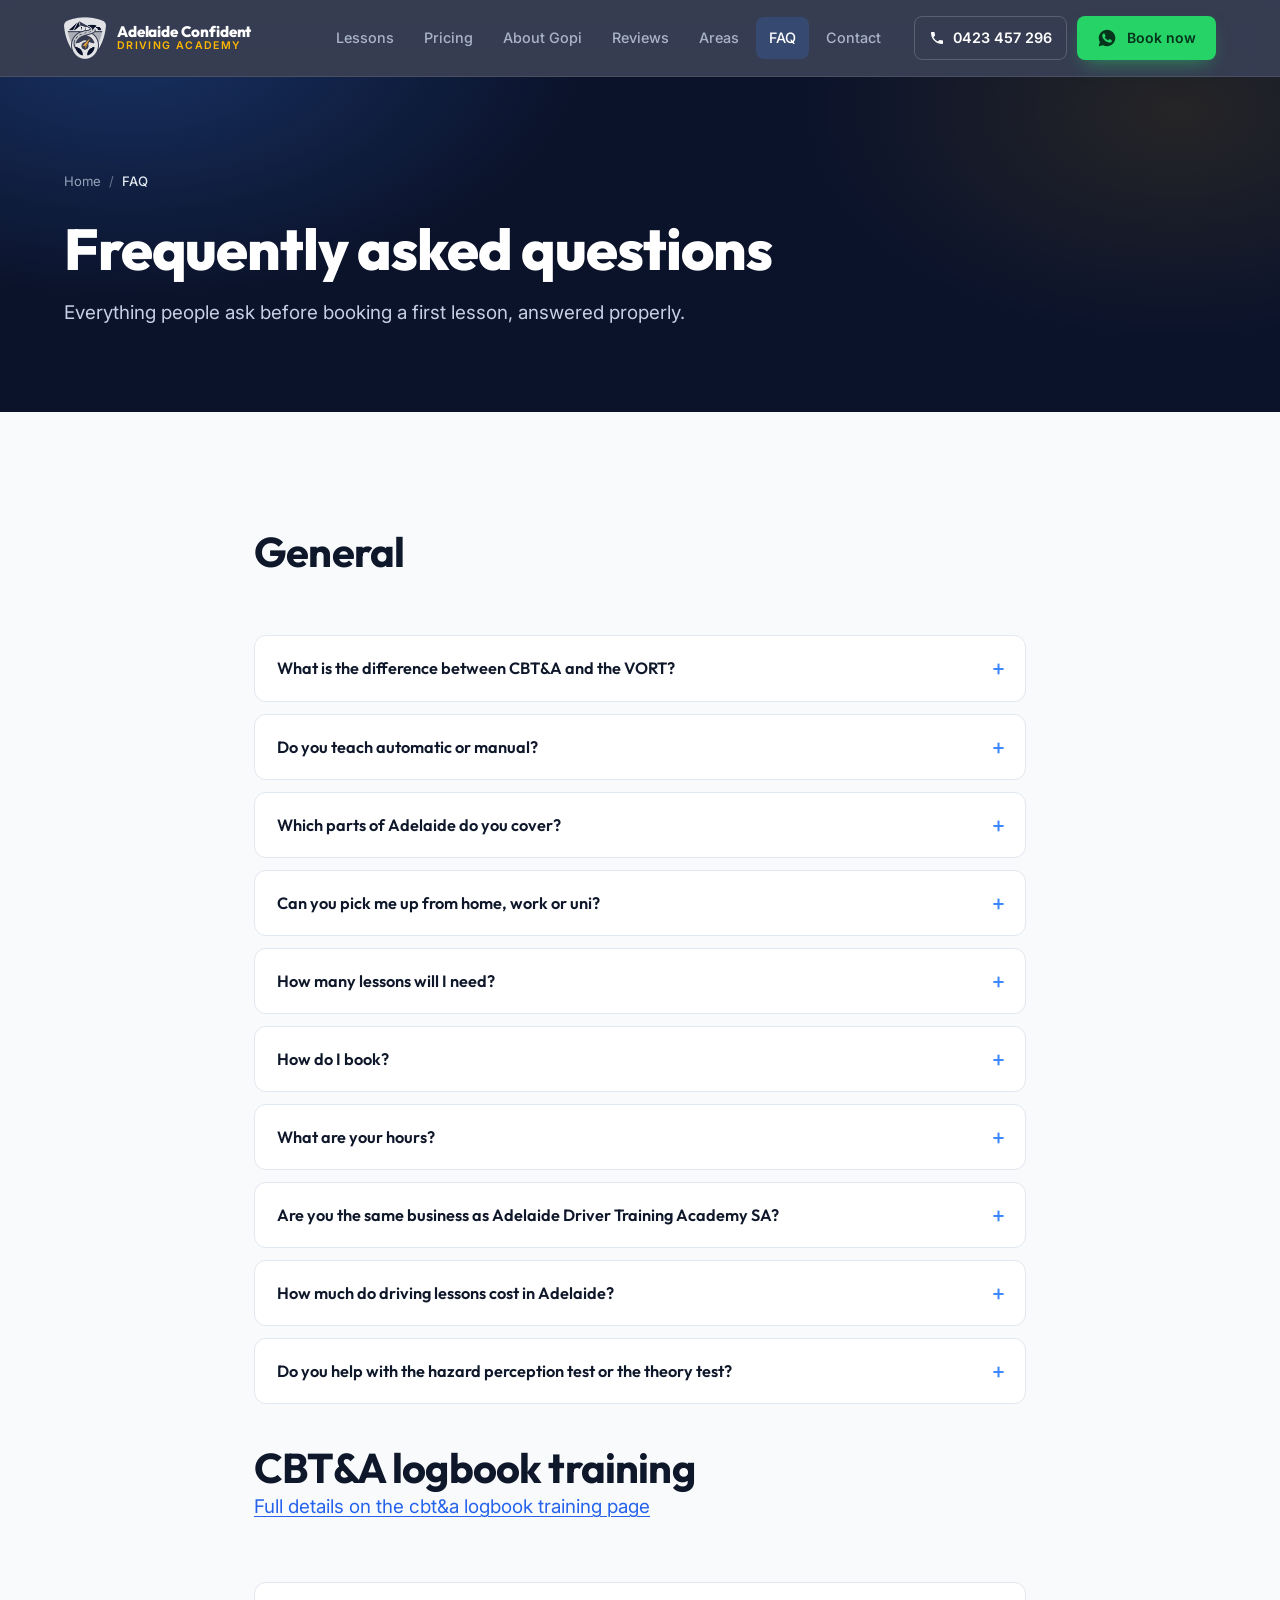
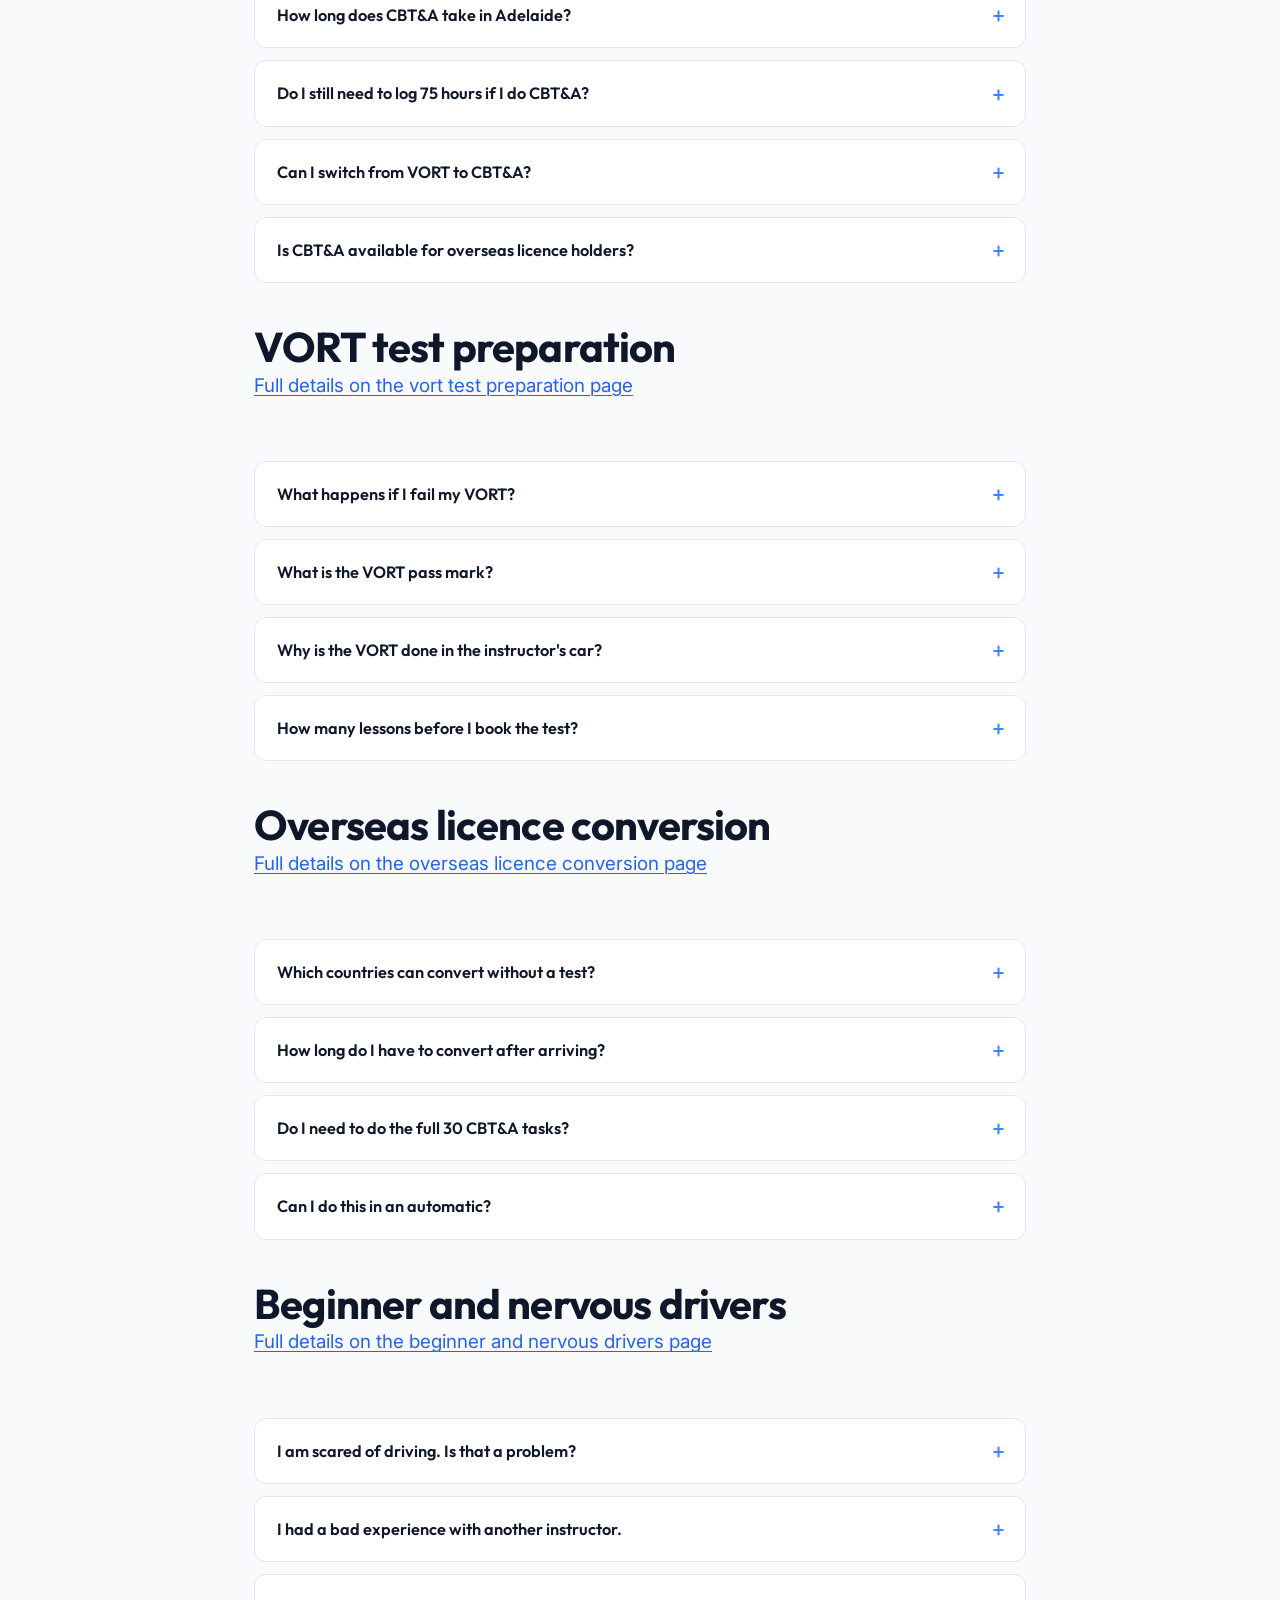
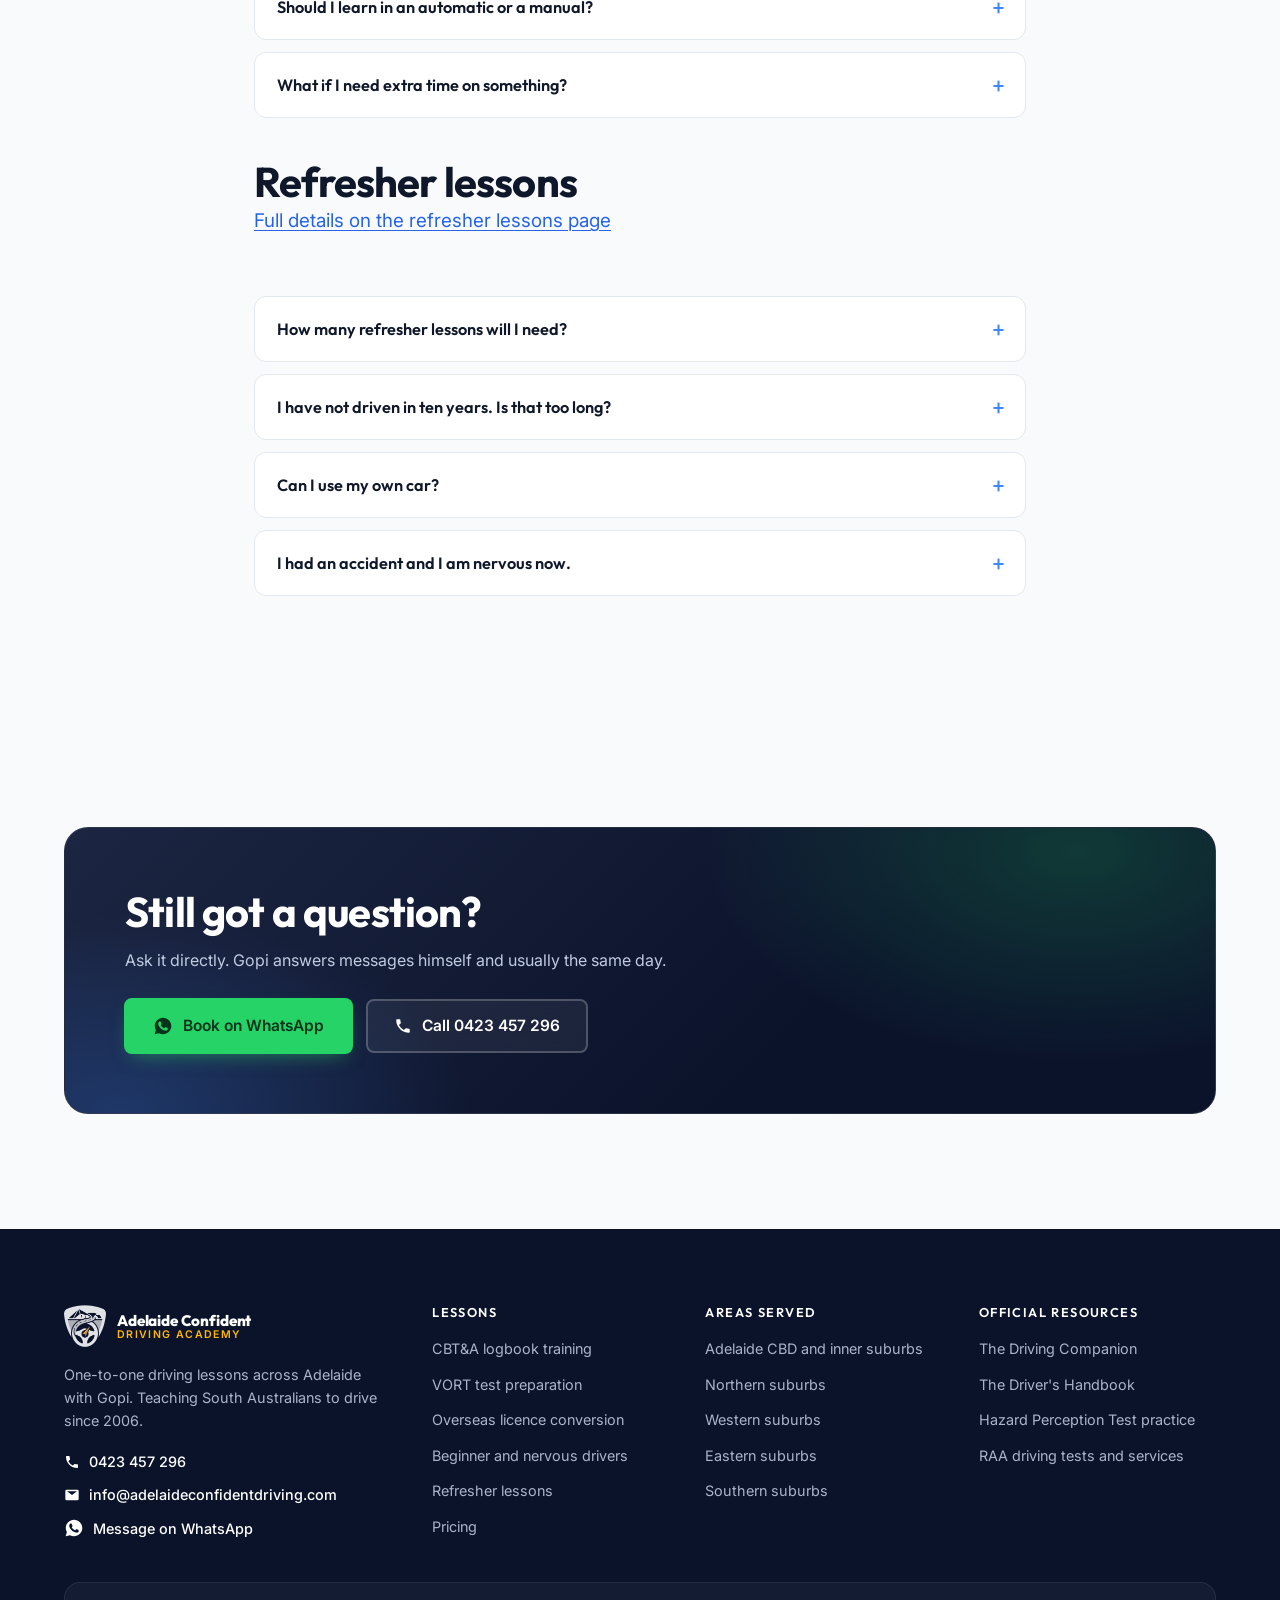
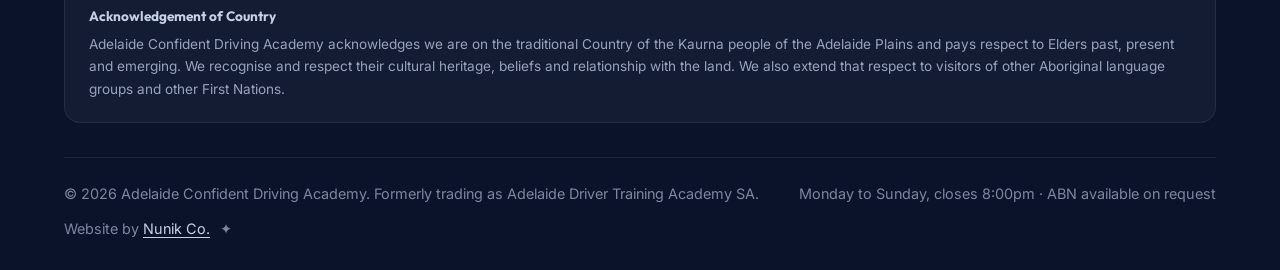
<file: faq/index.html>
<!DOCTYPE html>
<html lang="en-AU">
<head>
<meta charset="utf-8">
<meta name="viewport" content="width=device-width, initial-scale=1, viewport-fit=cover">
<title>Driving Lesson FAQ Adelaide | CBT&amp;A vs VORT Answered</title>
<meta name="description" content="Common questions about driving lessons in Adelaide: CBT&amp;A versus VORT, automatic or manual, how many lessons you need, and what it costs.">
<link rel="canonical" href="https://adelaideconfidentdriving.com/faq/">
<meta name="robots" content="index, follow, max-image-preview:large, max-snippet:-1, max-video-preview:-1">
<meta name="theme-color" content="#0B132B">
<meta name="author" content="Adelaide Confident Driving Academy">
<meta name="geo.region" content="AU-SA">
<meta name="geo.placename" content="Adelaide">
<meta name="geo.position" content="-34.9285;138.6007">
<meta name="ICBM" content="-34.9285, 138.6007">

<meta property="og:site_name" content="Adelaide Confident Driving Academy">
<meta property="og:type" content="website">
<meta property="og:locale" content="en_AU">
<meta property="og:title" content="Driving Lesson FAQ Adelaide | CBT&amp;A vs VORT Answered">
<meta property="og:description" content="Common questions about driving lessons in Adelaide: CBT&amp;A versus VORT, automatic or manual, how many lessons you need, and what it costs.">
<meta property="og:url" content="https://adelaideconfidentdriving.com/faq/">
<meta property="og:image" content="https://adelaideconfidentdriving.com/assets/img/og-default.png">
<meta property="og:image:width" content="1200">
<meta property="og:image:height" content="630">
<meta property="og:image:alt" content="Adelaide Confident Driving Academy, five star rated driving school in Adelaide">
<meta name="twitter:card" content="summary_large_image">
<meta name="twitter:title" content="Driving Lesson FAQ Adelaide | CBT&amp;A vs VORT Answered">
<meta name="twitter:description" content="Common questions about driving lessons in Adelaide: CBT&amp;A versus VORT, automatic or manual, how many lessons you need, and what it costs.">
<meta name="twitter:image" content="https://adelaideconfidentdriving.com/assets/img/og-default.png">

<link rel="icon" href="/favicon.ico" sizes="any">
<link rel="icon" href="/assets/img/icon-192.png" type="image/png" sizes="192x192">
<link rel="apple-touch-icon" href="/assets/img/apple-touch-icon.png">
<link rel="manifest" href="/site.webmanifest">
<link rel="author" href="/humans.txt" type="text/plain">

<link rel="preconnect" href="https://fonts.googleapis.com">
<link rel="preconnect" href="https://fonts.gstatic.com" crossorigin>
<!-- Loaded normally rather than with a media=print/onload swap: the CSP forbids
     inline event handlers, and display=swap already prevents invisible text. -->
<link rel="stylesheet" href="https://fonts.googleapis.com/css2?family=Outfit:wght@600;700;800&family=Inter:wght@400;500;600&display=swap">
<link rel="stylesheet" href="/assets/css/site.css?v=8c6334c6">
<script src="/assets/js/site.js?v=108efda3" defer></script>
<script type="application/ld+json">{"@context":"https://schema.org","@graph":[{"@type":["DrivingSchool","LocalBusiness"],"@id":"https://adelaideconfidentdriving.com/#business","name":"Adelaide Confident Driving Academy","alternateName":["Adelaide Confident Driving","Adelaide Driver Training Academy SA","ACDA"],"description":"One-to-one driving school serving Adelaide and South Australia. CBT&A logbook training, VORT test preparation, overseas licence conversion and lessons for nervous beginners.","url":"https://adelaideconfidentdriving.com/","telephone":"+61423457296","email":"info@adelaideconfidentdriving.com","foundingDate":"2006","image":"https://adelaideconfidentdriving.com/assets/img/og-default.png","logo":{"@type":"ImageObject","url":"https://adelaideconfidentdriving.com/assets/img/icon-512.png","width":512,"height":512},"priceRange":"$$","currenciesAccepted":"AUD","address":{"@type":"PostalAddress","addressLocality":"Adelaide","addressRegion":"SA","addressCountry":"AU"},"geo":{"@type":"GeoCoordinates","latitude":"-34.9285","longitude":"138.6007"},"areaServed":[{"@type":"City","name":"Adelaide"},{"@type":"Place","name":"Adelaide CBD"},{"@type":"Place","name":"North Adelaide"},{"@type":"Place","name":"Norwood"},{"@type":"Place","name":"Unley"},{"@type":"Place","name":"Prospect"},{"@type":"Place","name":"Parkside"},{"@type":"Place","name":"Hindmarsh"},{"@type":"Place","name":"Thebarton"},{"@type":"Place","name":"Kent Town"},{"@type":"Place","name":"Goodwood"},{"@type":"Place","name":"Salisbury"},{"@type":"Place","name":"Salisbury East"},{"@type":"Place","name":"Mawson Lakes"},{"@type":"Place","name":"Para Hills"},{"@type":"Place","name":"Gepps Cross"},{"@type":"Place","name":"Pooraka"},{"@type":"Place","name":"Ingle Farm"},{"@type":"Place","name":"Modbury"},{"@type":"Place","name":"Golden Grove"},{"@type":"Place","name":"Munno Para"},{"@type":"Place","name":"Port Adelaide"},{"@type":"Place","name":"Woodville"},{"@type":"Place","name":"Henley Beach"},{"@type":"Place","name":"Findon"},{"@type":"Place","name":"Seaton"},{"@type":"Place","name":"West Lakes"},{"@type":"Place","name":"Fulham"},{"@type":"Place","name":"Grange"},{"@type":"Place","name":"Semaphore"},{"@type":"Place","name":"Royal Park"},{"@type":"Place","name":"Campbelltown"},{"@type":"Place","name":"Tea Tree Gully"},{"@type":"Place","name":"Magill"},{"@type":"Place","name":"Paradise"},{"@type":"Place","name":"Newton"},{"@type":"Place","name":"Burnside"},{"@type":"Place","name":"Glen Osmond"},{"@type":"Place","name":"Hectorville"},{"@type":"Place","name":"Kensington"},{"@type":"Place","name":"Marryatville"},{"@type":"Place","name":"Marion"},{"@type":"Place","name":"Mitcham"},{"@type":"Place","name":"Brighton"},{"@type":"Place","name":"Glenelg"},{"@type":"Place","name":"Somerton Park"},{"@type":"Place","name":"Plympton"},{"@type":"Place","name":"Edwardstown"},{"@type":"Place","name":"Ascot Park"},{"@type":"Place","name":"Clovelly Park"},{"@type":"Place","name":"Daw Park"}],"serviceArea":{"@type":"GeoCircle","geoMidpoint":{"@type":"GeoCoordinates","latitude":"-34.9285","longitude":"138.6007"},"geoRadius":"40000"},"openingHoursSpecification":[{"@type":"OpeningHoursSpecification","dayOfWeek":["Monday","Tuesday","Wednesday","Thursday","Friday","Saturday","Sunday"],"opens":"07:00","closes":"20:00"}],"aggregateRating":{"@type":"AggregateRating","ratingValue":"5.0","reviewCount":72,"bestRating":"5","worstRating":"1"},"review":[{"@type":"Review","author":{"@type":"Person","name":"Basil Eldhose"},"reviewRating":{"@type":"Rating","ratingValue":"5","bestRating":"5"},"reviewBody":"I had a great experience learning with Gopi. He is very patient, friendly, and explains everything in a simple way. His guidance helped me build confidence and pass my driving test on the first attempt."},{"@type":"Review","author":{"@type":"Person","name":"Zandy"},"reviewRating":{"@type":"Rating","ratingValue":"5","bestRating":"5"},"reviewBody":"Absolutely the best instructor in Adelaide, I know this because I have had many instructors before him. He really works hard to make sure you succeed, excellent teaching ability, and a positive attitude."},{"@type":"Review","author":{"@type":"Person","name":"Mina Prajapat"},"reviewRating":{"@type":"Rating","ratingValue":"5","bestRating":"5"},"reviewBody":"I can't thank Gopi Sir enough for all the support and patience he showed during my driving lessons, especially while I was in my 9th month of pregnancy. His calm demeanor and clear guidance made it possible."},{"@type":"Review","author":{"@type":"Person","name":"Chinthika Samarakoon"},"reviewRating":{"@type":"Rating","ratingValue":"5","bestRating":"5"},"reviewBody":"I did my overseas licence conversion through CBT&A with Gopi and got the full SA driver's licence. Gopi was an excellent teacher, kind, respectful, and patient throughout the entire process."},{"@type":"Review","author":{"@type":"Person","name":"Vedant Saini"},"reviewRating":{"@type":"Rating","ratingValue":"5","bestRating":"5"},"reviewBody":"Excellent instructor! Gopi really knows his stuff. Lots of tips and tricks which got my confidence up. Passed my CBT&A with an Auditor in the car on the first try!"},{"@type":"Review","author":{"@type":"Person","name":"Xander Schofield"},"reviewRating":{"@type":"Rating","ratingValue":"5","bestRating":"5"},"reviewBody":"Gopi was incredibly helpful in getting my P's. In the session right before the exam, he helped correct mistakes quickly and efficiently."},{"@type":"Review","author":{"@type":"Person","name":"Anh Quang Le Van"},"reviewRating":{"@type":"Rating","ratingValue":"5","bestRating":"5"},"reviewBody":"Experienced, gentle, and patient enough to help me pass the full license test in just 2 training sessions. He organized early timeframes for my urgent timeline."},{"@type":"Review","author":{"@type":"Person","name":"Aishwarya Menon"},"reviewRating":{"@type":"Rating","ratingValue":"5","bestRating":"5"},"reviewBody":"I passed my driving test the first time! Gopi uncle broke down each task and ensured I understood the movement prior to attempting it on the road."}],"employee":{"@id":"https://adelaideconfidentdriving.com/about/#gopi"},"founder":{"@id":"https://adelaideconfidentdriving.com/about/#gopi"},"sameAs":["https://share.google/oz1qiCDrlBlNMlHzZ","https://www.google.com/search?kgmid=/g/11vqnhx90x","https://adelaidedrivertrainingacademysa.com.au"],"hasOfferCatalog":{"@type":"OfferCatalog","name":"Driving lessons and assessments","itemListElement":[{"@type":"Offer","itemOffered":{"@type":"Service","name":"CBT&A logbook training","url":"https://adelaideconfidentdriving.com/services/cbta-logbook-training/"}},{"@type":"Offer","itemOffered":{"@type":"Service","name":"VORT test preparation","url":"https://adelaideconfidentdriving.com/services/vort-test-preparation/"}},{"@type":"Offer","itemOffered":{"@type":"Service","name":"Overseas licence conversion","url":"https://adelaideconfidentdriving.com/services/overseas-licence-conversion/"}},{"@type":"Offer","itemOffered":{"@type":"Service","name":"Beginner and nervous drivers","url":"https://adelaideconfidentdriving.com/services/beginner-driving-lessons/"}},{"@type":"Offer","itemOffered":{"@type":"Service","name":"Refresher lessons","url":"https://adelaideconfidentdriving.com/services/refresher-driving-lessons/"}}]}},{"@type":"FAQPage","mainEntity":[{"@type":"Question","name":"What is the difference between CBT&A and the VORT?","acceptedAnswer":{"@type":"Answer","text":"CBT&A is the logbook method. You work through 30 competency tasks and your Authorised Examiner signs each one off as you demonstrate it, so there is no pass or fail moment. The VORT is a single assessed drive after 75 logged supervised hours, where you need 90 percent or better and no road law breaches. CBT&A suits people who do not perform well under test pressure. The VORT suits confident drivers who would rather get it done in one sitting."}},{"@type":"Question","name":"Do you teach automatic or manual?","acceptedAnswer":{"@type":"Answer","text":"Both. Most learners now choose automatic, which is completely reasonable. Be aware that if you are assessed in an automatic, your licence carries an automatic-only condition until you complete a manual assessment."}},{"@type":"Question","name":"Which parts of Adelaide do you cover?","acceptedAnswer":{"@type":"Answer","text":"The CBD and inner suburbs, the northern suburbs, the western suburbs, the eastern suburbs and the southern suburbs as far as Marion. Send a message with your suburb and you will get a straight answer."}},{"@type":"Question","name":"Can you pick me up from home, work or uni?","acceptedAnswer":{"@type":"Answer","text":"Usually yes, within the service areas. Say where you need to be picked up from when you message and it gets sorted before the first lesson."}},{"@type":"Question","name":"How many lessons will I need?","acceptedAnswer":{"@type":"Answer","text":"Nobody can answer that honestly before seeing you drive. After the first assessment lesson you will get a realistic estimate rather than a number designed to sound appealing."}},{"@type":"Question","name":"How do I book?","acceptedAnswer":{"@type":"Answer","text":"The quickest way is the WhatsApp booking form on this site, which sends Gopi your training path, transmission, suburb and preferred timing in one message. Calling or texting 0423 457 296 works just as well."}},{"@type":"Question","name":"What are your hours?","acceptedAnswer":{"@type":"Answer","text":"Seven days a week, closing at 8:00pm. Early morning and evening slots are often available, which helps if you are working or studying full time."}},{"@type":"Question","name":"Are you the same business as Adelaide Driver Training Academy SA?","acceptedAnswer":{"@type":"Answer","text":"Yes. Adelaide Confident Driving Academy is the new trading name for Adelaide Driver Training Academy SA. Same instructor, same experience, same phone number. Only the name and the website have changed."}},{"@type":"Question","name":"How much do driving lessons cost in Adelaide?","acceptedAnswer":{"@type":"Answer","text":"Indicative pricing is published on the pricing page rather than hidden behind an enquiry form. CBT&A lessons start from $180 for 90 minutes and VORT preparation from $120 for 60 minutes. Final pricing depends on your location and how many sessions you need."}},{"@type":"Question","name":"Do you help with the hazard perception test or the theory test?","acceptedAnswer":{"@type":"Answer","text":"Those are done online through Service SA, but Gopi can point you at the right practice resources and talk through the parts people commonly get wrong. The official links are in the footer of every page."}},{"@type":"Question","name":"How long does CBT&A take in Adelaide?","acceptedAnswer":{"@type":"Answer","text":"It depends entirely on where you start. Someone with a lot of supervised hours behind them might complete the 30 tasks in a handful of lessons. A genuine beginner should expect considerably more. Gopi gives you a realistic estimate after the first assessment drive rather than quoting a number that sounds good on a website."}},{"@type":"Question","name":"Do I still need to log 75 hours if I do CBT&A?","acceptedAnswer":{"@type":"Answer","text":"No. The 75 hour supervised driving requirement applies to the VORT pathway. CBT&A learners work through the competency tasks instead. Check your current conditions on mylicence.sa.gov.au, since requirements do change."}},{"@type":"Question","name":"Can I switch from VORT to CBT&A?","acceptedAnswer":{"@type":"Answer","text":"Yes. Plenty of people come across after a failed VORT, or after realising that a single timed test is not how they perform best. Nothing you have already done is wasted."}},{"@type":"Question","name":"Is CBT&A available for overseas licence holders?","acceptedAnswer":{"@type":"Answer","text":"Yes, and it is the pathway most overseas drivers choose. See the overseas licence conversion page for how that works."}},{"@type":"Question","name":"What happens if I fail my VORT?","acceptedAnswer":{"@type":"Answer","text":"Your examiner debriefs you on why, and you get a copy of the marking sheet detailing your performance. If you hold a learner's permit you must wait at least 14 days before attempting another VORT."}},{"@type":"Question","name":"What is the VORT pass mark?","acceptedAnswer":{"@type":"Answer","text":"You need 90 percent or more across the general drive, plus successful demonstration of the five slow-speed manoeuvres, and no road law breaches. A breach terminates the test immediately regardless of how well the rest went."}},{"@type":"Question","name":"Why is the VORT done in the instructor's car?","acceptedAnswer":{"@type":"Answer","text":"Gopi's training vehicle has dual brake controls, which a student's personal vehicle does not. That protects you during the test and means there is no risk of being turned away on a roadworthiness or tyre issue on the day. You get an hour of practice in it first, so the biting point and controls are already familiar before the test starts."}},{"@type":"Question","name":"How many lessons before I book the test?","acceptedAnswer":{"@type":"Answer","text":"Book the mock test first. It answers the question far better than a guess does."}},{"@type":"Question","name":"Which countries can convert without a test?","acceptedAnswer":{"@type":"Answer","text":"It depends on your country of issue and your licence class. Some are recognised for direct conversion, others require assessment. Service SA publishes the current list, and Gopi can talk you through where you sit before you book anything."}},{"@type":"Question","name":"How long do I have to convert after arriving?","acceptedAnswer":{"@type":"Answer","text":"There are timeframes attached to overseas licences in South Australia and they vary with your visa status. Check mylicence.sa.gov.au for your situation, because getting this wrong can leave you driving unlicensed without realising."}},{"@type":"Question","name":"Do I need to do the full 30 CBT&A tasks?","acceptedAnswer":{"@type":"Answer","text":"You work through the competencies, but an experienced driver typically moves through them considerably faster than a first-time learner."}},{"@type":"Question","name":"Can I do this in an automatic?","acceptedAnswer":{"@type":"Answer","text":"Yes. Note that if you are assessed in an automatic, your SA licence carries an automatic-only condition."}},{"@type":"Question","name":"I am scared of driving. Is that a problem?","acceptedAnswer":{"@type":"Answer","text":"It is extremely common and it is not a problem. Say so at the start of the first lesson and the pace gets set accordingly. Nothing gets sprung on you."}},{"@type":"Question","name":"I had a bad experience with another instructor.","acceptedAnswer":{"@type":"Answer","text":"Also common, unfortunately. Several of the reviews on this site are from people who came across after that exact situation."}},{"@type":"Question","name":"Should I learn in an automatic or a manual?","acceptedAnswer":{"@type":"Answer","text":"If you are anxious, automatic removes a whole layer of things to think about, and it is what most learners choose now. The trade-off is that an automatic-only licence restricts what you can legally drive later."}},{"@type":"Question","name":"What if I need extra time on something?","acceptedAnswer":{"@type":"Answer","text":"Then you get extra time on it. That is the entire point of one-to-one lessons."}},{"@type":"Question","name":"How many refresher lessons will I need?","acceptedAnswer":{"@type":"Answer","text":"Often one or two. Sometimes more if it has been a very long break. You will get a straight answer after the first drive rather than a package sold to you upfront."}},{"@type":"Question","name":"I have not driven in ten years. Is that too long?","acceptedAnswer":{"@type":"Answer","text":"No. It comes back faster than you would think, especially with someone calm in the passenger seat."}},{"@type":"Question","name":"Can I use my own car?","acceptedAnswer":{"@type":"Answer","text":"Yes, as long as it is roadworthy and appropriately insured. For some people that is exactly the right call, since the car is part of what feels unfamiliar."}},{"@type":"Question","name":"I had an accident and I am nervous now.","acceptedAnswer":{"@type":"Answer","text":"Very understandable, and a common reason people book. The pace is yours to set."}}]},{"@type":"BreadcrumbList","itemListElement":[{"@type":"ListItem","position":1,"name":"Home","item":"https://adelaideconfidentdriving.com/"},{"@type":"ListItem","position":2,"name":"FAQ","item":"https://adelaideconfidentdriving.com/faq/"}]},{"@type":"WebPage","@id":"https://adelaideconfidentdriving.com/faq/","url":"https://adelaideconfidentdriving.com/faq/","name":"Frequently asked questions","speakable":{"@type":"SpeakableSpecification","cssSelector":[".faq-body"]}}]}</script>
</head>
<body>
<a class="skip-link" href="#main">Skip to content</a>
<header class="site-header">
  <div class="wrap">
    <nav class="nav" aria-label="Main">
      <a class="brand" href="/">
        <img src="/assets/img/logo-mark-light.png" alt="" width="42" height="42">
        <span class="brand-text">
          <b>Adelaide Confident</b>
          <span>Driving Academy</span>
        </span>
      </a>
      <ul class="nav-links" id="nav-links"><li><a href="/services/">Lessons</a></li><li><a href="/pricing/">Pricing</a></li><li><a href="/about/">About Gopi</a></li><li><a href="/reviews/">Reviews</a></li><li><a href="/service-areas/">Areas</a></li><li><a href="/faq/" aria-current="page">FAQ</a></li><li><a href="/contact/">Contact</a></li></ul>
      <div class="nav-cta">
        <a class="nav-call" href="tel:+61423457296"><svg aria-hidden="true" width="16" height="16" viewBox="0 0 24 24" fill="currentColor"><path d="M6.6 10.8a15.1 15.1 0 0 0 6.6 6.6l2.2-2.2a1 1 0 0 1 1-.25c1.1.37 2.3.57 3.6.57a1 1 0 0 1 1 1V20a1 1 0 0 1-1 1A17 17 0 0 1 3 4a1 1 0 0 1 1-1h3.5a1 1 0 0 1 1 1c0 1.25.2 2.45.57 3.57a1 1 0 0 1-.25 1l-2.22 2.23Z"/></svg><span>0423 457 296</span></a>
        <a class="btn btn--whatsapp btn--sm" href="https://wa.me/61423457296?text=Hi%20Gopi%2C%20I%27d%20like%20to%20book%20a%20driving%20lesson%20with%20Adelaide%20Confident%20Driving%20Academy.%20Could%20you%20let%20me%20know%20your%20availability%3F" rel="noopener"><svg aria-hidden="true" width="20" height="20" viewBox="0 0 24 24" fill="currentColor"><path d="M12.04 2C6.58 2 2.13 6.45 2.13 11.91c0 1.75.46 3.45 1.32 4.95L2 22l5.25-1.38a9.87 9.87 0 0 0 4.79 1.22h.01c5.46 0 9.91-4.45 9.91-9.91S17.5 2 12.04 2Zm5.8 14.17c-.24.68-1.4 1.3-1.95 1.35-.5.05-1.13.07-1.83-.11-.42-.11-.96-.29-1.65-.59-2.9-1.25-4.8-4.17-4.94-4.36-.15-.19-1.19-1.58-1.19-3.02s.76-2.14 1.03-2.44c.27-.29.58-.37.78-.37h.56c.18 0 .42-.07.66.5.24.59.83 2.03.9 2.18.07.15.12.32.02.51-.09.19-.14.31-.28.48-.14.17-.29.37-.42.5-.14.14-.28.29-.12.57.16.29.71 1.17 1.53 1.9 1.05.94 1.94 1.23 2.22 1.37.27.14.43.12.59-.07.16-.19.68-.79.86-1.07.18-.27.36-.22.61-.13.24.09 1.55.73 1.82.86.27.14.44.2.5.32.07.11.07.65-.17 1.33Z"/></svg> Book now</a>
        <button class="nav-toggle" type="button" aria-expanded="false" aria-controls="nav-links" aria-label="Menu"><span></span></button>
      </div>
    </nav>
  </div>
</header>

<main id="main">
<section class="page-hero">
  <nav class="crumbs" aria-label="Breadcrumb"><div class="wrap"><ol><li><a href="/">Home</a></li><li><span aria-current="page">FAQ</span></li></ol></div></nav>
  <div class="wrap">
    <h1>Frequently asked questions</h1>
    <p class="lede">Everything people ask before booking a first lesson, answered properly.</p>
  </div>
</section>

<section class="section">
  <div class="wrap wrap--narrow"><div class="section-head"><h2>General</h2></div><div class="faq"><details><summary>What is the difference between CBT&amp;A and the VORT?</summary><div class="faq-body"><p>CBT&amp;A is the logbook method. You work through 30 competency tasks and your Authorised Examiner signs each one off as you demonstrate it, so there is no pass or fail moment. The VORT is a single assessed drive after 75 logged supervised hours, where you need 90 percent or better and no road law breaches. CBT&amp;A suits people who do not perform well under test pressure. The VORT suits confident drivers who would rather get it done in one sitting.</p></div></details><details><summary>Do you teach automatic or manual?</summary><div class="faq-body"><p>Both. Most learners now choose automatic, which is completely reasonable. Be aware that if you are assessed in an automatic, your licence carries an automatic-only condition until you complete a manual assessment.</p></div></details><details><summary>Which parts of Adelaide do you cover?</summary><div class="faq-body"><p>The CBD and inner suburbs, the northern suburbs, the western suburbs, the eastern suburbs and the southern suburbs as far as Marion. Send a message with your suburb and you will get a straight answer.</p></div></details><details><summary>Can you pick me up from home, work or uni?</summary><div class="faq-body"><p>Usually yes, within the service areas. Say where you need to be picked up from when you message and it gets sorted before the first lesson.</p></div></details><details><summary>How many lessons will I need?</summary><div class="faq-body"><p>Nobody can answer that honestly before seeing you drive. After the first assessment lesson you will get a realistic estimate rather than a number designed to sound appealing.</p></div></details><details><summary>How do I book?</summary><div class="faq-body"><p>The quickest way is the WhatsApp booking form on this site, which sends Gopi your training path, transmission, suburb and preferred timing in one message. Calling or texting 0423 457 296 works just as well.</p></div></details><details><summary>What are your hours?</summary><div class="faq-body"><p>Seven days a week, closing at 8:00pm. Early morning and evening slots are often available, which helps if you are working or studying full time.</p></div></details><details><summary>Are you the same business as Adelaide Driver Training Academy SA?</summary><div class="faq-body"><p>Yes. Adelaide Confident Driving Academy is the new trading name for Adelaide Driver Training Academy SA. Same instructor, same experience, same phone number. Only the name and the website have changed.</p></div></details><details><summary>How much do driving lessons cost in Adelaide?</summary><div class="faq-body"><p>Indicative pricing is published on the pricing page rather than hidden behind an enquiry form. CBT&amp;A lessons start from $180 for 90 minutes and VORT preparation from $120 for 60 minutes. Final pricing depends on your location and how many sessions you need.</p></div></details><details><summary>Do you help with the hazard perception test or the theory test?</summary><div class="faq-body"><p>Those are done online through Service SA, but Gopi can point you at the right practice resources and talk through the parts people commonly get wrong. The official links are in the footer of every page.</p></div></details></div><div class="section-head mt-40"><h2>CBT&amp;A logbook training</h2><p class="lede"><a href="/services/cbta-logbook-training/">Full details on the cbt&amp;a logbook training page</a></p></div><div class="faq"><details><summary>How long does CBT&amp;A take in Adelaide?</summary><div class="faq-body"><p>It depends entirely on where you start. Someone with a lot of supervised hours behind them might complete the 30 tasks in a handful of lessons. A genuine beginner should expect considerably more. Gopi gives you a realistic estimate after the first assessment drive rather than quoting a number that sounds good on a website.</p></div></details><details><summary>Do I still need to log 75 hours if I do CBT&amp;A?</summary><div class="faq-body"><p>No. The 75 hour supervised driving requirement applies to the VORT pathway. CBT&amp;A learners work through the competency tasks instead. Check your current conditions on mylicence.sa.gov.au, since requirements do change.</p></div></details><details><summary>Can I switch from VORT to CBT&amp;A?</summary><div class="faq-body"><p>Yes. Plenty of people come across after a failed VORT, or after realising that a single timed test is not how they perform best. Nothing you have already done is wasted.</p></div></details><details><summary>Is CBT&amp;A available for overseas licence holders?</summary><div class="faq-body"><p>Yes, and it is the pathway most overseas drivers choose. See the overseas licence conversion page for how that works.</p></div></details></div><div class="section-head mt-40"><h2>VORT test preparation</h2><p class="lede"><a href="/services/vort-test-preparation/">Full details on the vort test preparation page</a></p></div><div class="faq"><details><summary>What happens if I fail my VORT?</summary><div class="faq-body"><p>Your examiner debriefs you on why, and you get a copy of the marking sheet detailing your performance. If you hold a learner&#x27;s permit you must wait at least 14 days before attempting another VORT.</p></div></details><details><summary>What is the VORT pass mark?</summary><div class="faq-body"><p>You need 90 percent or more across the general drive, plus successful demonstration of the five slow-speed manoeuvres, and no road law breaches. A breach terminates the test immediately regardless of how well the rest went.</p></div></details><details><summary>Why is the VORT done in the instructor&#x27;s car?</summary><div class="faq-body"><p>Gopi&#x27;s training vehicle has dual brake controls, which a student&#x27;s personal vehicle does not. That protects you during the test and means there is no risk of being turned away on a roadworthiness or tyre issue on the day. You get an hour of practice in it first, so the biting point and controls are already familiar before the test starts.</p></div></details><details><summary>How many lessons before I book the test?</summary><div class="faq-body"><p>Book the mock test first. It answers the question far better than a guess does.</p></div></details></div><div class="section-head mt-40"><h2>Overseas licence conversion</h2><p class="lede"><a href="/services/overseas-licence-conversion/">Full details on the overseas licence conversion page</a></p></div><div class="faq"><details><summary>Which countries can convert without a test?</summary><div class="faq-body"><p>It depends on your country of issue and your licence class. Some are recognised for direct conversion, others require assessment. Service SA publishes the current list, and Gopi can talk you through where you sit before you book anything.</p></div></details><details><summary>How long do I have to convert after arriving?</summary><div class="faq-body"><p>There are timeframes attached to overseas licences in South Australia and they vary with your visa status. Check mylicence.sa.gov.au for your situation, because getting this wrong can leave you driving unlicensed without realising.</p></div></details><details><summary>Do I need to do the full 30 CBT&amp;A tasks?</summary><div class="faq-body"><p>You work through the competencies, but an experienced driver typically moves through them considerably faster than a first-time learner.</p></div></details><details><summary>Can I do this in an automatic?</summary><div class="faq-body"><p>Yes. Note that if you are assessed in an automatic, your SA licence carries an automatic-only condition.</p></div></details></div><div class="section-head mt-40"><h2>Beginner and nervous drivers</h2><p class="lede"><a href="/services/beginner-driving-lessons/">Full details on the beginner and nervous drivers page</a></p></div><div class="faq"><details><summary>I am scared of driving. Is that a problem?</summary><div class="faq-body"><p>It is extremely common and it is not a problem. Say so at the start of the first lesson and the pace gets set accordingly. Nothing gets sprung on you.</p></div></details><details><summary>I had a bad experience with another instructor.</summary><div class="faq-body"><p>Also common, unfortunately. Several of the reviews on this site are from people who came across after that exact situation.</p></div></details><details><summary>Should I learn in an automatic or a manual?</summary><div class="faq-body"><p>If you are anxious, automatic removes a whole layer of things to think about, and it is what most learners choose now. The trade-off is that an automatic-only licence restricts what you can legally drive later.</p></div></details><details><summary>What if I need extra time on something?</summary><div class="faq-body"><p>Then you get extra time on it. That is the entire point of one-to-one lessons.</p></div></details></div><div class="section-head mt-40"><h2>Refresher lessons</h2><p class="lede"><a href="/services/refresher-driving-lessons/">Full details on the refresher lessons page</a></p></div><div class="faq"><details><summary>How many refresher lessons will I need?</summary><div class="faq-body"><p>Often one or two. Sometimes more if it has been a very long break. You will get a straight answer after the first drive rather than a package sold to you upfront.</p></div></details><details><summary>I have not driven in ten years. Is that too long?</summary><div class="faq-body"><p>No. It comes back faster than you would think, especially with someone calm in the passenger seat.</p></div></details><details><summary>Can I use my own car?</summary><div class="faq-body"><p>Yes, as long as it is roadworthy and appropriately insured. For some people that is exactly the right call, since the car is part of what feels unfamiliar.</p></div></details><details><summary>I had an accident and I am nervous now.</summary><div class="faq-body"><p>Very understandable, and a common reason people book. The pace is yours to set.</p></div></details></div></div>
</section>
<section class="section"><div class="wrap">
  <div class="cta-band reveal">
    <h2>Still got a question?</h2>
    <p>Ask it directly. Gopi answers messages himself and usually the same day.</p>
    <div class="btn-row">
      <a class="btn btn--whatsapp pulse" href="https://wa.me/61423457296?text=Hi%20Gopi%2C%20I%27d%20like%20to%20book%20a%20driving%20lesson.%20Here%27s%20a%20bit%20about%20where%20I%27m%20at%3A" rel="noopener"><svg aria-hidden="true" width="20" height="20" viewBox="0 0 24 24" fill="currentColor"><path d="M12.04 2C6.58 2 2.13 6.45 2.13 11.91c0 1.75.46 3.45 1.32 4.95L2 22l5.25-1.38a9.87 9.87 0 0 0 4.79 1.22h.01c5.46 0 9.91-4.45 9.91-9.91S17.5 2 12.04 2Zm5.8 14.17c-.24.68-1.4 1.3-1.95 1.35-.5.05-1.13.07-1.83-.11-.42-.11-.96-.29-1.65-.59-2.9-1.25-4.8-4.17-4.94-4.36-.15-.19-1.19-1.58-1.19-3.02s.76-2.14 1.03-2.44c.27-.29.58-.37.78-.37h.56c.18 0 .42-.07.66.5.24.59.83 2.03.9 2.18.07.15.12.32.02.51-.09.19-.14.31-.28.48-.14.17-.29.37-.42.5-.14.14-.28.29-.12.57.16.29.71 1.17 1.53 1.9 1.05.94 1.94 1.23 2.22 1.37.27.14.43.12.59-.07.16-.19.68-.79.86-1.07.18-.27.36-.22.61-.13.24.09 1.55.73 1.82.86.27.14.44.2.5.32.07.11.07.65-.17 1.33Z"/></svg> Book on WhatsApp</a>
      <a class="btn btn--ghost" href="tel:+61423457296"><svg aria-hidden="true" width="18" height="18" viewBox="0 0 24 24" fill="currentColor"><path d="M6.6 10.8a15.1 15.1 0 0 0 6.6 6.6l2.2-2.2a1 1 0 0 1 1-.25c1.1.37 2.3.57 3.6.57a1 1 0 0 1 1 1V20a1 1 0 0 1-1 1A17 17 0 0 1 3 4a1 1 0 0 1 1-1h3.5a1 1 0 0 1 1 1c0 1.25.2 2.45.57 3.57a1 1 0 0 1-.25 1l-2.22 2.23Z"/></svg> Call 0423 457 296</a>
    </div>
  </div>
</div></section>
</main>
<footer class="site-footer">
  <div class="wrap">
    <div class="footer-grid">
      <div class="footer-brand">
        <a class="brand" href="/">
          <img src="/assets/img/logo-mark-light.png" alt="" width="42" height="42">
          <span class="brand-text"><b>Adelaide Confident</b><span>Driving Academy</span></span>
        </a>
        <p>One-to-one driving lessons across Adelaide with Gopi. Teaching South Australians
        to drive since 2006.</p>
        <div class="footer-contact">
          <a href="tel:+61423457296"><svg aria-hidden="true" width="16" height="16" viewBox="0 0 24 24" fill="currentColor"><path d="M6.6 10.8a15.1 15.1 0 0 0 6.6 6.6l2.2-2.2a1 1 0 0 1 1-.25c1.1.37 2.3.57 3.6.57a1 1 0 0 1 1 1V20a1 1 0 0 1-1 1A17 17 0 0 1 3 4a1 1 0 0 1 1-1h3.5a1 1 0 0 1 1 1c0 1.25.2 2.45.57 3.57a1 1 0 0 1-.25 1l-2.22 2.23Z"/></svg> 0423 457 296</a>
          <a href="mailto:info@adelaideconfidentdriving.com"><svg aria-hidden="true" width="16" height="16" viewBox="0 0 24 24" fill="currentColor"><path d="M2 6a2 2 0 0 1 2-2h16a2 2 0 0 1 2 2v12a2 2 0 0 1-2 2H4a2 2 0 0 1-2-2V6Zm2.5.5L12 12l7.5-5.5H4.5Z"/></svg> info@adelaideconfidentdriving.com</a>
          <a href="https://wa.me/61423457296?text=Hi%20Gopi%2C%20I%20found%20Adelaide%20Confident%20Driving%20Academy%20online%20and%20I%27d%20like%20to%20ask%20about%20driving%20lessons." rel="noopener"><svg aria-hidden="true" width="20" height="20" viewBox="0 0 24 24" fill="currentColor"><path d="M12.04 2C6.58 2 2.13 6.45 2.13 11.91c0 1.75.46 3.45 1.32 4.95L2 22l5.25-1.38a9.87 9.87 0 0 0 4.79 1.22h.01c5.46 0 9.91-4.45 9.91-9.91S17.5 2 12.04 2Zm5.8 14.17c-.24.68-1.4 1.3-1.95 1.35-.5.05-1.13.07-1.83-.11-.42-.11-.96-.29-1.65-.59-2.9-1.25-4.8-4.17-4.94-4.36-.15-.19-1.19-1.58-1.19-3.02s.76-2.14 1.03-2.44c.27-.29.58-.37.78-.37h.56c.18 0 .42-.07.66.5.24.59.83 2.03.9 2.18.07.15.12.32.02.51-.09.19-.14.31-.28.48-.14.17-.29.37-.42.5-.14.14-.28.29-.12.57.16.29.71 1.17 1.53 1.9 1.05.94 1.94 1.23 2.22 1.37.27.14.43.12.59-.07.16-.19.68-.79.86-1.07.18-.27.36-.22.61-.13.24.09 1.55.73 1.82.86.27.14.44.2.5.32.07.11.07.65-.17 1.33Z"/></svg> Message on WhatsApp</a>
        </div>
      </div>
      <div>
        <h4>Lessons</h4>
        <ul><li><a href="/services/cbta-logbook-training/">CBT&amp;A logbook training</a></li><li><a href="/services/vort-test-preparation/">VORT test preparation</a></li><li><a href="/services/overseas-licence-conversion/">Overseas licence conversion</a></li><li><a href="/services/beginner-driving-lessons/">Beginner and nervous drivers</a></li><li><a href="/services/refresher-driving-lessons/">Refresher lessons</a></li><li><a href="/pricing/">Pricing</a></li></ul>
      </div>
      <div>
        <h4>Areas served</h4>
        <ul><li><a href="/service-areas/#cbd">Adelaide CBD and inner suburbs</a></li><li><a href="/service-areas/#north">Northern suburbs</a></li><li><a href="/service-areas/#west">Western suburbs</a></li><li><a href="/service-areas/#east">Eastern suburbs</a></li><li><a href="/service-areas/#south">Southern suburbs</a></li></ul>
      </div>
      <div>
        <h4>Official resources</h4>
        <ul><li><a href="https://mylicence.sa.gov.au/the-driving-companion" rel="noopener nofollow" target="_blank">The Driving Companion</a></li><li><a href="https://mylicence.sa.gov.au/the-drivers-handbook" rel="noopener nofollow" target="_blank">The Driver&#x27;s Handbook</a></li><li><a href="https://mylicence.sa.gov.au/hazard-perception-test" rel="noopener nofollow" target="_blank">Hazard Perception Test practice</a></li><li><a href="https://www.raa.com.au/motoring-and-road-safety/driver-education" rel="noopener nofollow" target="_blank">RAA driving tests and services</a></li></ul>
      </div>
    </div>

    <div class="acknowledgement">
      <b>Acknowledgement of Country</b>
      Adelaide Confident Driving Academy acknowledges we are on the traditional Country of the Kaurna people of the Adelaide Plains and pays respect to Elders past, present and emerging. We recognise and respect their cultural heritage, beliefs and relationship with the land. We also extend that respect to visitors of other Aboriginal language groups and other First Nations.
    </div>

    <div class="footer-base">
      <p>&copy; <span data-year>2026</span> Adelaide Confident Driving Academy. Formerly trading as Adelaide Driver Training Academy SA.</p>
      <p>Monday to Sunday, closes 8:00pm &middot; ABN available on request</p>
      <p class="footer-credit">Website by <a href="https://nunik.co/book" target="_blank" rel="noopener">Nunik Co.</a>
      <a class="footer-egg" href="/built-by-nunik-co/" title="The story behind this site" aria-label="The story behind this site">&#10022;</a></p>
    </div>
  </div>
</footer>

<div class="action-bar">
  <a class="btn btn--ghost" href="tel:+61423457296"><svg aria-hidden="true" width="16" height="16" viewBox="0 0 24 24" fill="currentColor"><path d="M6.6 10.8a15.1 15.1 0 0 0 6.6 6.6l2.2-2.2a1 1 0 0 1 1-.25c1.1.37 2.3.57 3.6.57a1 1 0 0 1 1 1V20a1 1 0 0 1-1 1A17 17 0 0 1 3 4a1 1 0 0 1 1-1h3.5a1 1 0 0 1 1 1c0 1.25.2 2.45.57 3.57a1 1 0 0 1-.25 1l-2.22 2.23Z"/></svg> Call</a>
  <a class="btn btn--whatsapp" href="https://wa.me/61423457296?text=Hi%20Gopi%2C%20I%20found%20Adelaide%20Confident%20Driving%20Academy%20online%20and%20I%27d%20like%20to%20ask%20about%20driving%20lessons." rel="noopener"><svg aria-hidden="true" width="20" height="20" viewBox="0 0 24 24" fill="currentColor"><path d="M12.04 2C6.58 2 2.13 6.45 2.13 11.91c0 1.75.46 3.45 1.32 4.95L2 22l5.25-1.38a9.87 9.87 0 0 0 4.79 1.22h.01c5.46 0 9.91-4.45 9.91-9.91S17.5 2 12.04 2Zm5.8 14.17c-.24.68-1.4 1.3-1.95 1.35-.5.05-1.13.07-1.83-.11-.42-.11-.96-.29-1.65-.59-2.9-1.25-4.8-4.17-4.94-4.36-.15-.19-1.19-1.58-1.19-3.02s.76-2.14 1.03-2.44c.27-.29.58-.37.78-.37h.56c.18 0 .42-.07.66.5.24.59.83 2.03.9 2.18.07.15.12.32.02.51-.09.19-.14.31-.28.48-.14.17-.29.37-.42.5-.14.14-.28.29-.12.57.16.29.71 1.17 1.53 1.9 1.05.94 1.94 1.23 2.22 1.37.27.14.43.12.59-.07.16-.19.68-.79.86-1.07.18-.27.36-.22.61-.13.24.09 1.55.73 1.82.86.27.14.44.2.5.32.07.11.07.65-.17 1.33Z"/></svg> WhatsApp</a>
</div>
</body>
</html>
</file>
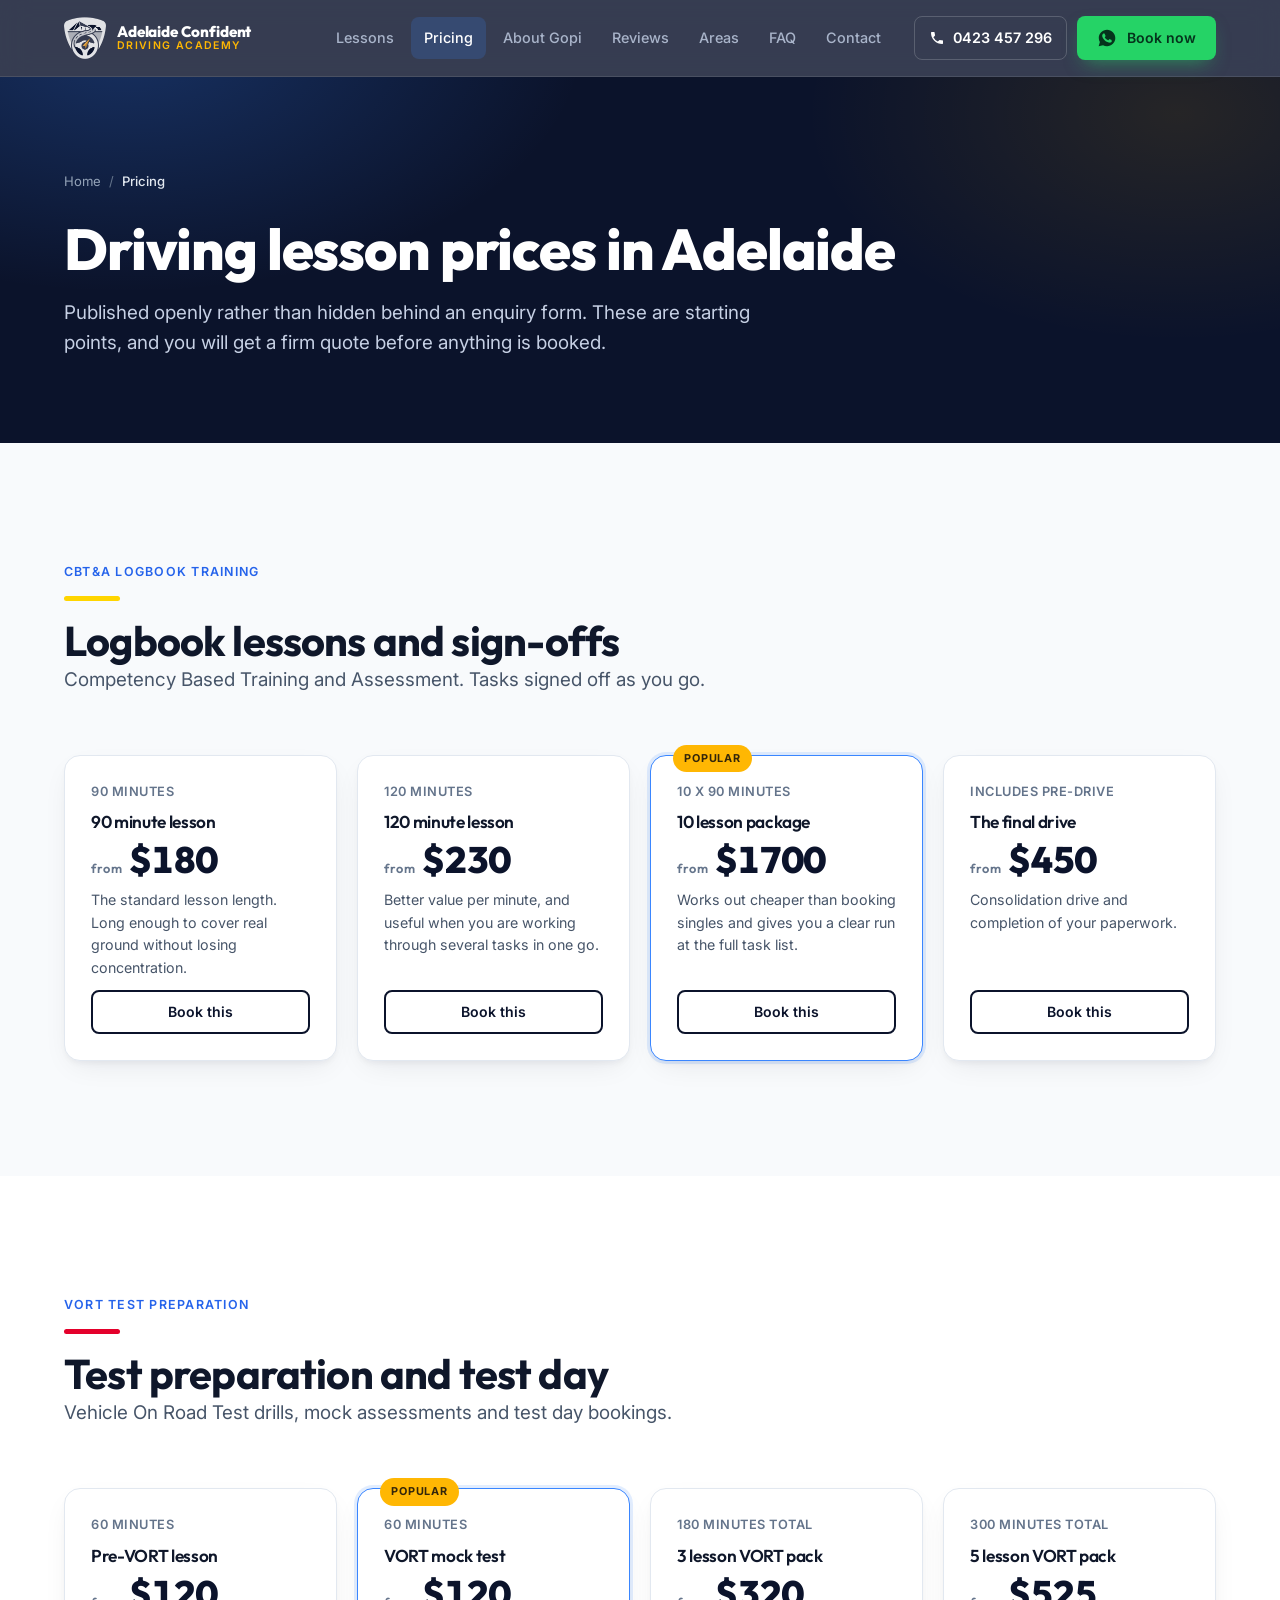
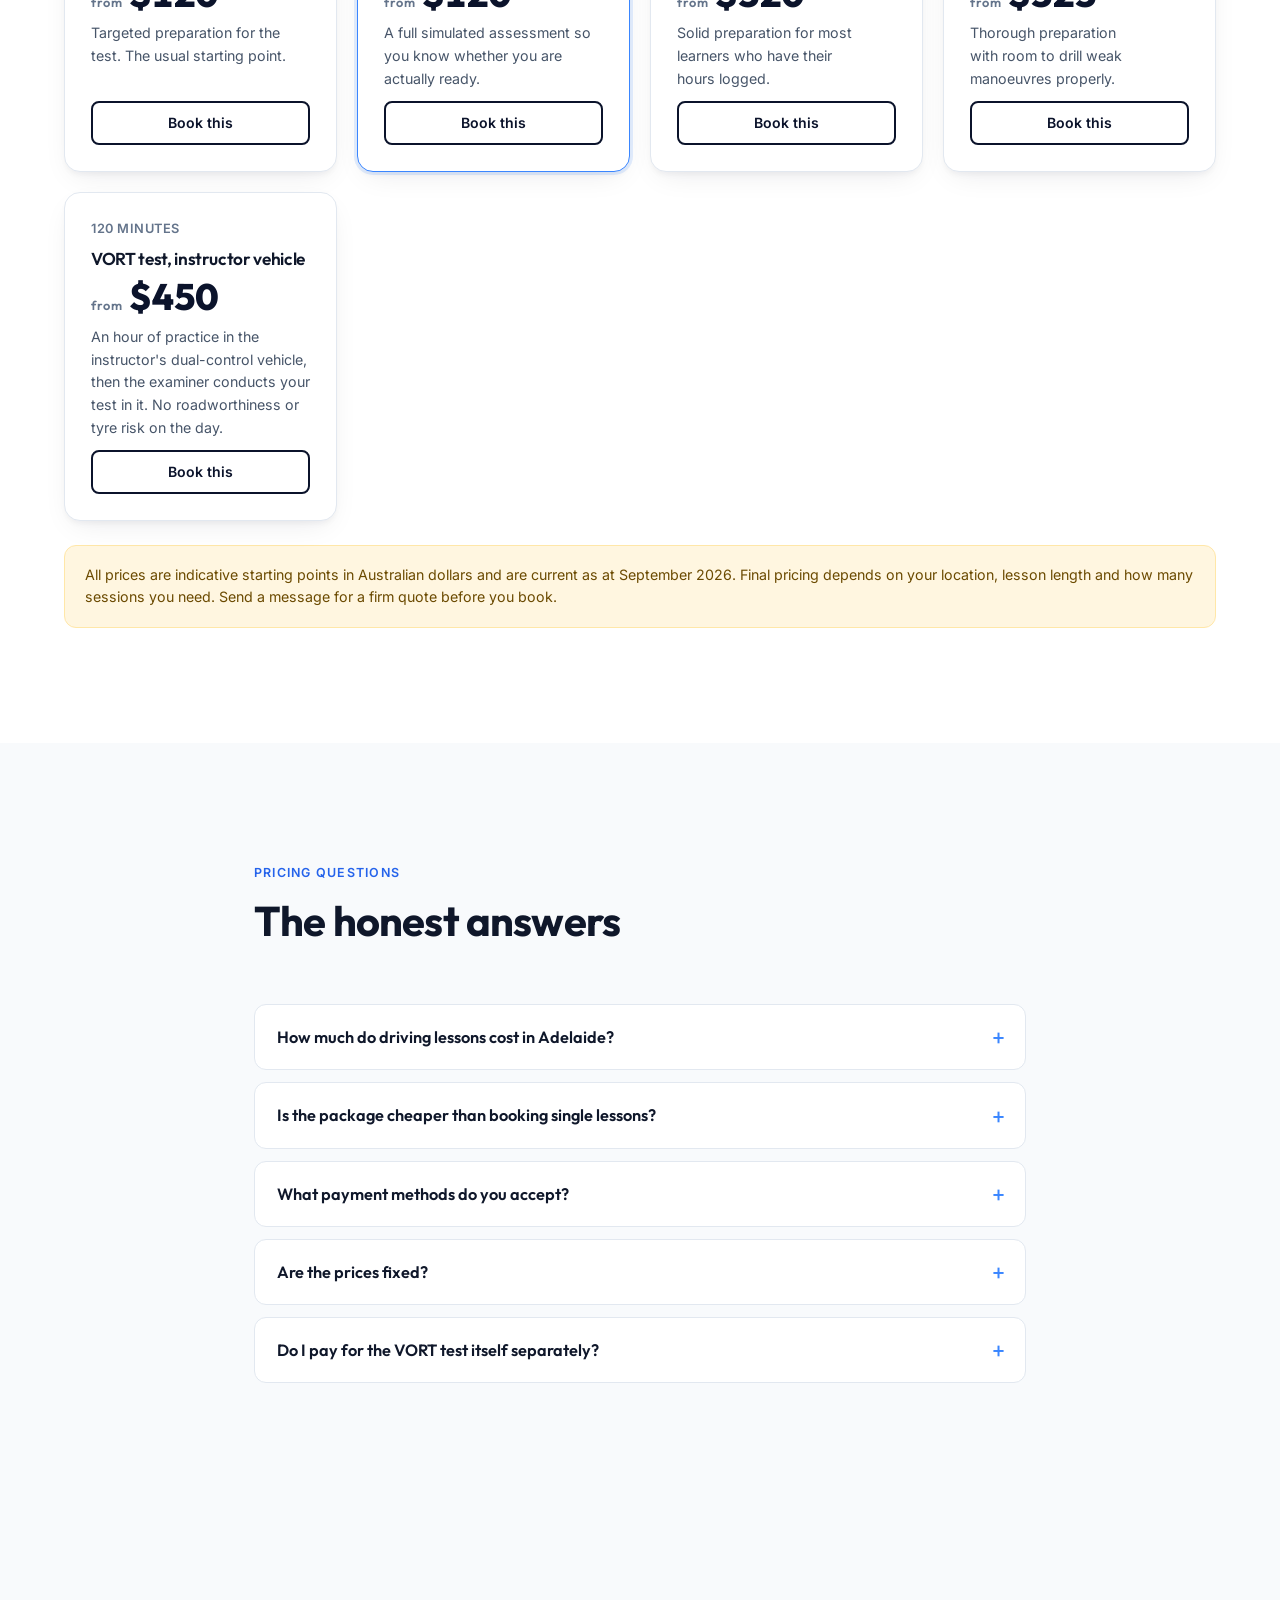
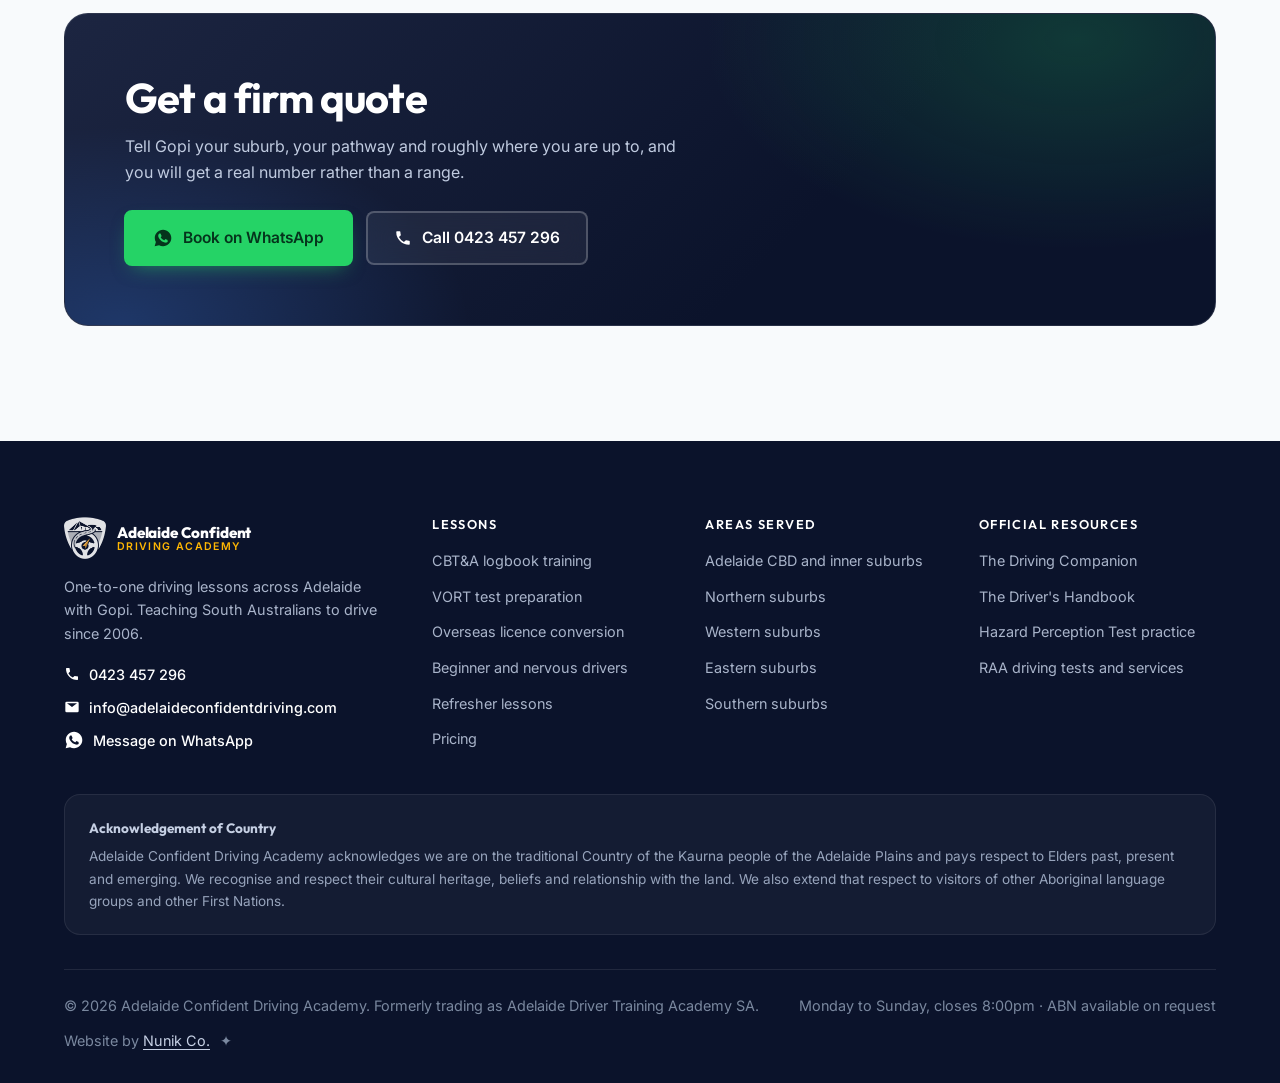
<file: pricing/index.html>
<!DOCTYPE html>
<html lang="en-AU">
<head>
<meta charset="utf-8">
<meta name="viewport" content="width=device-width, initial-scale=1, viewport-fit=cover">
<title>Driving Lesson Prices Adelaide | CBT&amp;A &amp; VORT Costs</title>
<meta name="description" content="Driving lesson prices in Adelaide. CBT&amp;A from $180 for 90 minutes, a 10 lesson package from $1700, and VORT prep from $120. Published openly.">
<link rel="canonical" href="https://adelaideconfidentdriving.com/pricing/">
<meta name="robots" content="index, follow, max-image-preview:large, max-snippet:-1, max-video-preview:-1">
<meta name="theme-color" content="#0B132B">
<meta name="author" content="Adelaide Confident Driving Academy">
<meta name="geo.region" content="AU-SA">
<meta name="geo.placename" content="Adelaide">
<meta name="geo.position" content="-34.9285;138.6007">
<meta name="ICBM" content="-34.9285, 138.6007">

<meta property="og:site_name" content="Adelaide Confident Driving Academy">
<meta property="og:type" content="website">
<meta property="og:locale" content="en_AU">
<meta property="og:title" content="Driving Lesson Prices Adelaide | CBT&amp;A &amp; VORT Costs">
<meta property="og:description" content="Driving lesson prices in Adelaide. CBT&amp;A from $180 for 90 minutes, a 10 lesson package from $1700, and VORT prep from $120. Published openly.">
<meta property="og:url" content="https://adelaideconfidentdriving.com/pricing/">
<meta property="og:image" content="https://adelaideconfidentdriving.com/assets/img/og-default.png">
<meta property="og:image:width" content="1200">
<meta property="og:image:height" content="630">
<meta property="og:image:alt" content="Adelaide Confident Driving Academy, five star rated driving school in Adelaide">
<meta name="twitter:card" content="summary_large_image">
<meta name="twitter:title" content="Driving Lesson Prices Adelaide | CBT&amp;A &amp; VORT Costs">
<meta name="twitter:description" content="Driving lesson prices in Adelaide. CBT&amp;A from $180 for 90 minutes, a 10 lesson package from $1700, and VORT prep from $120. Published openly.">
<meta name="twitter:image" content="https://adelaideconfidentdriving.com/assets/img/og-default.png">

<link rel="icon" href="/favicon.ico" sizes="any">
<link rel="icon" href="/assets/img/icon-192.png" type="image/png" sizes="192x192">
<link rel="apple-touch-icon" href="/assets/img/apple-touch-icon.png">
<link rel="manifest" href="/site.webmanifest">
<link rel="author" href="/humans.txt" type="text/plain">

<link rel="preconnect" href="https://fonts.googleapis.com">
<link rel="preconnect" href="https://fonts.gstatic.com" crossorigin>
<!-- Loaded normally rather than with a media=print/onload swap: the CSP forbids
     inline event handlers, and display=swap already prevents invisible text. -->
<link rel="stylesheet" href="https://fonts.googleapis.com/css2?family=Outfit:wght@600;700;800&family=Inter:wght@400;500;600&display=swap">
<link rel="stylesheet" href="/assets/css/site.css?v=8c6334c6">
<script src="/assets/js/site.js?v=108efda3" defer></script>
<script type="application/ld+json">{"@context":"https://schema.org","@graph":[{"@type":["DrivingSchool","LocalBusiness"],"@id":"https://adelaideconfidentdriving.com/#business","name":"Adelaide Confident Driving Academy","alternateName":["Adelaide Confident Driving","Adelaide Driver Training Academy SA","ACDA"],"description":"One-to-one driving school serving Adelaide and South Australia. CBT&A logbook training, VORT test preparation, overseas licence conversion and lessons for nervous beginners.","url":"https://adelaideconfidentdriving.com/","telephone":"+61423457296","email":"info@adelaideconfidentdriving.com","foundingDate":"2006","image":"https://adelaideconfidentdriving.com/assets/img/og-default.png","logo":{"@type":"ImageObject","url":"https://adelaideconfidentdriving.com/assets/img/icon-512.png","width":512,"height":512},"priceRange":"$$","currenciesAccepted":"AUD","address":{"@type":"PostalAddress","addressLocality":"Adelaide","addressRegion":"SA","addressCountry":"AU"},"geo":{"@type":"GeoCoordinates","latitude":"-34.9285","longitude":"138.6007"},"areaServed":[{"@type":"City","name":"Adelaide"},{"@type":"Place","name":"Adelaide CBD"},{"@type":"Place","name":"North Adelaide"},{"@type":"Place","name":"Norwood"},{"@type":"Place","name":"Unley"},{"@type":"Place","name":"Prospect"},{"@type":"Place","name":"Parkside"},{"@type":"Place","name":"Hindmarsh"},{"@type":"Place","name":"Thebarton"},{"@type":"Place","name":"Kent Town"},{"@type":"Place","name":"Goodwood"},{"@type":"Place","name":"Salisbury"},{"@type":"Place","name":"Salisbury East"},{"@type":"Place","name":"Mawson Lakes"},{"@type":"Place","name":"Para Hills"},{"@type":"Place","name":"Gepps Cross"},{"@type":"Place","name":"Pooraka"},{"@type":"Place","name":"Ingle Farm"},{"@type":"Place","name":"Modbury"},{"@type":"Place","name":"Golden Grove"},{"@type":"Place","name":"Munno Para"},{"@type":"Place","name":"Port Adelaide"},{"@type":"Place","name":"Woodville"},{"@type":"Place","name":"Henley Beach"},{"@type":"Place","name":"Findon"},{"@type":"Place","name":"Seaton"},{"@type":"Place","name":"West Lakes"},{"@type":"Place","name":"Fulham"},{"@type":"Place","name":"Grange"},{"@type":"Place","name":"Semaphore"},{"@type":"Place","name":"Royal Park"},{"@type":"Place","name":"Campbelltown"},{"@type":"Place","name":"Tea Tree Gully"},{"@type":"Place","name":"Magill"},{"@type":"Place","name":"Paradise"},{"@type":"Place","name":"Newton"},{"@type":"Place","name":"Burnside"},{"@type":"Place","name":"Glen Osmond"},{"@type":"Place","name":"Hectorville"},{"@type":"Place","name":"Kensington"},{"@type":"Place","name":"Marryatville"},{"@type":"Place","name":"Marion"},{"@type":"Place","name":"Mitcham"},{"@type":"Place","name":"Brighton"},{"@type":"Place","name":"Glenelg"},{"@type":"Place","name":"Somerton Park"},{"@type":"Place","name":"Plympton"},{"@type":"Place","name":"Edwardstown"},{"@type":"Place","name":"Ascot Park"},{"@type":"Place","name":"Clovelly Park"},{"@type":"Place","name":"Daw Park"}],"serviceArea":{"@type":"GeoCircle","geoMidpoint":{"@type":"GeoCoordinates","latitude":"-34.9285","longitude":"138.6007"},"geoRadius":"40000"},"openingHoursSpecification":[{"@type":"OpeningHoursSpecification","dayOfWeek":["Monday","Tuesday","Wednesday","Thursday","Friday","Saturday","Sunday"],"opens":"07:00","closes":"20:00"}],"aggregateRating":{"@type":"AggregateRating","ratingValue":"5.0","reviewCount":72,"bestRating":"5","worstRating":"1"},"review":[{"@type":"Review","author":{"@type":"Person","name":"Basil Eldhose"},"reviewRating":{"@type":"Rating","ratingValue":"5","bestRating":"5"},"reviewBody":"I had a great experience learning with Gopi. He is very patient, friendly, and explains everything in a simple way. His guidance helped me build confidence and pass my driving test on the first attempt."},{"@type":"Review","author":{"@type":"Person","name":"Zandy"},"reviewRating":{"@type":"Rating","ratingValue":"5","bestRating":"5"},"reviewBody":"Absolutely the best instructor in Adelaide, I know this because I have had many instructors before him. He really works hard to make sure you succeed, excellent teaching ability, and a positive attitude."},{"@type":"Review","author":{"@type":"Person","name":"Mina Prajapat"},"reviewRating":{"@type":"Rating","ratingValue":"5","bestRating":"5"},"reviewBody":"I can't thank Gopi Sir enough for all the support and patience he showed during my driving lessons, especially while I was in my 9th month of pregnancy. His calm demeanor and clear guidance made it possible."},{"@type":"Review","author":{"@type":"Person","name":"Chinthika Samarakoon"},"reviewRating":{"@type":"Rating","ratingValue":"5","bestRating":"5"},"reviewBody":"I did my overseas licence conversion through CBT&A with Gopi and got the full SA driver's licence. Gopi was an excellent teacher, kind, respectful, and patient throughout the entire process."},{"@type":"Review","author":{"@type":"Person","name":"Vedant Saini"},"reviewRating":{"@type":"Rating","ratingValue":"5","bestRating":"5"},"reviewBody":"Excellent instructor! Gopi really knows his stuff. Lots of tips and tricks which got my confidence up. Passed my CBT&A with an Auditor in the car on the first try!"},{"@type":"Review","author":{"@type":"Person","name":"Xander Schofield"},"reviewRating":{"@type":"Rating","ratingValue":"5","bestRating":"5"},"reviewBody":"Gopi was incredibly helpful in getting my P's. In the session right before the exam, he helped correct mistakes quickly and efficiently."},{"@type":"Review","author":{"@type":"Person","name":"Anh Quang Le Van"},"reviewRating":{"@type":"Rating","ratingValue":"5","bestRating":"5"},"reviewBody":"Experienced, gentle, and patient enough to help me pass the full license test in just 2 training sessions. He organized early timeframes for my urgent timeline."},{"@type":"Review","author":{"@type":"Person","name":"Aishwarya Menon"},"reviewRating":{"@type":"Rating","ratingValue":"5","bestRating":"5"},"reviewBody":"I passed my driving test the first time! Gopi uncle broke down each task and ensured I understood the movement prior to attempting it on the road."}],"employee":{"@id":"https://adelaideconfidentdriving.com/about/#gopi"},"founder":{"@id":"https://adelaideconfidentdriving.com/about/#gopi"},"sameAs":["https://share.google/oz1qiCDrlBlNMlHzZ","https://www.google.com/search?kgmid=/g/11vqnhx90x","https://adelaidedrivertrainingacademysa.com.au"],"hasOfferCatalog":{"@type":"OfferCatalog","name":"Driving lessons and assessments","itemListElement":[{"@type":"Offer","itemOffered":{"@type":"Service","name":"CBT&A logbook training","url":"https://adelaideconfidentdriving.com/services/cbta-logbook-training/"}},{"@type":"Offer","itemOffered":{"@type":"Service","name":"VORT test preparation","url":"https://adelaideconfidentdriving.com/services/vort-test-preparation/"}},{"@type":"Offer","itemOffered":{"@type":"Service","name":"Overseas licence conversion","url":"https://adelaideconfidentdriving.com/services/overseas-licence-conversion/"}},{"@type":"Offer","itemOffered":{"@type":"Service","name":"Beginner and nervous drivers","url":"https://adelaideconfidentdriving.com/services/beginner-driving-lessons/"}},{"@type":"Offer","itemOffered":{"@type":"Service","name":"Refresher lessons","url":"https://adelaideconfidentdriving.com/services/refresher-driving-lessons/"}}]}},{"@type":"FAQPage","mainEntity":[{"@type":"Question","name":"How much do driving lessons cost in Adelaide?","acceptedAnswer":{"@type":"Answer","text":"Across Adelaide, individual lessons typically fall between $70 and $90 per hour. Our CBT&A lessons start from $180 for 90 minutes, which works out at $120 per hour, reflecting one-to-one instruction from an Authorised Examiner who can sign off your competency tasks directly rather than sending you elsewhere for assessment."}},{"@type":"Question","name":"Is the package cheaper than booking single lessons?","acceptedAnswer":{"@type":"Answer","text":"Yes. The 10 lesson CBT&A package works out lower per lesson than booking ten singles, and the VORT packs do the same. That said, do not buy a package until you have had at least one lesson and know roughly how many you need."}},{"@type":"Question","name":"What payment methods do you accept?","acceptedAnswer":{"@type":"Answer","text":"Talk to Gopi when you book. Payment is arranged directly and there is nothing to pay on this website."}},{"@type":"Question","name":"Are the prices fixed?","acceptedAnswer":{"@type":"Answer","text":"They are indicative starting points. Where you are located, how long the lesson runs and how many sessions you book all affect the final figure. You will get a firm number before anything is confirmed."}},{"@type":"Question","name":"Do I pay for the VORT test itself separately?","acceptedAnswer":{"@type":"Answer","text":"The listed VORT test price covers the assessment conducted by an examiner in the instructor's dual-control vehicle, including an hour of practice beforehand. Government fees for your licence are separate and paid to Service SA."}}]},{"@type":"BreadcrumbList","itemListElement":[{"@type":"ListItem","position":1,"name":"Home","item":"https://adelaideconfidentdriving.com/"},{"@type":"ListItem","position":2,"name":"Pricing","item":"https://adelaideconfidentdriving.com/pricing/"}]}]}</script>
</head>
<body>
<a class="skip-link" href="#main">Skip to content</a>
<header class="site-header">
  <div class="wrap">
    <nav class="nav" aria-label="Main">
      <a class="brand" href="/">
        <img src="/assets/img/logo-mark-light.png" alt="" width="42" height="42">
        <span class="brand-text">
          <b>Adelaide Confident</b>
          <span>Driving Academy</span>
        </span>
      </a>
      <ul class="nav-links" id="nav-links"><li><a href="/services/">Lessons</a></li><li><a href="/pricing/" aria-current="page">Pricing</a></li><li><a href="/about/">About Gopi</a></li><li><a href="/reviews/">Reviews</a></li><li><a href="/service-areas/">Areas</a></li><li><a href="/faq/">FAQ</a></li><li><a href="/contact/">Contact</a></li></ul>
      <div class="nav-cta">
        <a class="nav-call" href="tel:+61423457296"><svg aria-hidden="true" width="16" height="16" viewBox="0 0 24 24" fill="currentColor"><path d="M6.6 10.8a15.1 15.1 0 0 0 6.6 6.6l2.2-2.2a1 1 0 0 1 1-.25c1.1.37 2.3.57 3.6.57a1 1 0 0 1 1 1V20a1 1 0 0 1-1 1A17 17 0 0 1 3 4a1 1 0 0 1 1-1h3.5a1 1 0 0 1 1 1c0 1.25.2 2.45.57 3.57a1 1 0 0 1-.25 1l-2.22 2.23Z"/></svg><span>0423 457 296</span></a>
        <a class="btn btn--whatsapp btn--sm" href="https://wa.me/61423457296?text=Hi%20Gopi%2C%20I%27d%20like%20to%20book%20a%20driving%20lesson%20with%20Adelaide%20Confident%20Driving%20Academy.%20Could%20you%20let%20me%20know%20your%20availability%3F" rel="noopener"><svg aria-hidden="true" width="20" height="20" viewBox="0 0 24 24" fill="currentColor"><path d="M12.04 2C6.58 2 2.13 6.45 2.13 11.91c0 1.75.46 3.45 1.32 4.95L2 22l5.25-1.38a9.87 9.87 0 0 0 4.79 1.22h.01c5.46 0 9.91-4.45 9.91-9.91S17.5 2 12.04 2Zm5.8 14.17c-.24.68-1.4 1.3-1.95 1.35-.5.05-1.13.07-1.83-.11-.42-.11-.96-.29-1.65-.59-2.9-1.25-4.8-4.17-4.94-4.36-.15-.19-1.19-1.58-1.19-3.02s.76-2.14 1.03-2.44c.27-.29.58-.37.78-.37h.56c.18 0 .42-.07.66.5.24.59.83 2.03.9 2.18.07.15.12.32.02.51-.09.19-.14.31-.28.48-.14.17-.29.37-.42.5-.14.14-.28.29-.12.57.16.29.71 1.17 1.53 1.9 1.05.94 1.94 1.23 2.22 1.37.27.14.43.12.59-.07.16-.19.68-.79.86-1.07.18-.27.36-.22.61-.13.24.09 1.55.73 1.82.86.27.14.44.2.5.32.07.11.07.65-.17 1.33Z"/></svg> Book now</a>
        <button class="nav-toggle" type="button" aria-expanded="false" aria-controls="nav-links" aria-label="Menu"><span></span></button>
      </div>
    </nav>
  </div>
</header>

<main id="main">
<section class="page-hero">
  <nav class="crumbs" aria-label="Breadcrumb"><div class="wrap"><ol><li><a href="/">Home</a></li><li><span aria-current="page">Pricing</span></li></ol></div></nav>
  <div class="wrap">
    <h1>Driving lesson prices in Adelaide</h1>
    <p class="lede">Published openly rather than hidden behind an enquiry form. These are
    starting points, and you will get a firm quote before anything is booked.</p>
  </div>
</section>

<section class="section">
  <div class="wrap">
    <div class="section-head pricing-group pricing-group--yellow">
      <p class="eyebrow">CBT&amp;A logbook training</p>
      <h2>Logbook lessons and sign-offs</h2>
      <p class="lede">Competency Based Training and Assessment. Tasks signed off as you go.</p>
    </div>
    <div class="price-grid"><div class="price-card">
  
  <span class="pc-dur">90 minutes</span>
  <h3>90 minute lesson</h3>
  <p class="pc-amt"><small>from</small> $180</p>
  <p>The standard lesson length. Long enough to cover real ground without losing concentration.</p>
  <a class="btn btn--outline btn--sm" href="/#book">Book this</a>
</div><div class="price-card">
  
  <span class="pc-dur">120 minutes</span>
  <h3>120 minute lesson</h3>
  <p class="pc-amt"><small>from</small> $230</p>
  <p>Better value per minute, and useful when you are working through several tasks in one go.</p>
  <a class="btn btn--outline btn--sm" href="/#book">Book this</a>
</div><div class="price-card is-featured">
  <span class="pc-flag">Popular</span>
  <span class="pc-dur">10 x 90 minutes</span>
  <h3>10 lesson package</h3>
  <p class="pc-amt"><small>from</small> $1700</p>
  <p>Works out cheaper than booking singles and gives you a clear run at the full task list.</p>
  <a class="btn btn--outline btn--sm" href="/#book">Book this</a>
</div><div class="price-card">
  
  <span class="pc-dur">Includes pre-drive</span>
  <h3>The final drive</h3>
  <p class="pc-amt"><small>from</small> $450</p>
  <p>Consolidation drive and completion of your paperwork.</p>
  <a class="btn btn--outline btn--sm" href="/#book">Book this</a>
</div></div>
  </div>
</section>

<section class="section section--tint">
  <div class="wrap">
    <div class="section-head pricing-group pricing-group--red">
      <p class="eyebrow">VORT test preparation</p>
      <h2>Test preparation and test day</h2>
      <p class="lede">Vehicle On Road Test drills, mock assessments and test day bookings.</p>
    </div>
    <div class="price-grid"><div class="price-card">
  
  <span class="pc-dur">60 minutes</span>
  <h3>Pre-VORT lesson</h3>
  <p class="pc-amt"><small>from</small> $120</p>
  <p>Targeted preparation for the test. The usual starting point.</p>
  <a class="btn btn--outline btn--sm" href="/#book">Book this</a>
</div><div class="price-card is-featured">
  <span class="pc-flag">Popular</span>
  <span class="pc-dur">60 minutes</span>
  <h3>VORT mock test</h3>
  <p class="pc-amt"><small>from</small> $120</p>
  <p>A full simulated assessment so you know whether you are actually ready.</p>
  <a class="btn btn--outline btn--sm" href="/#book">Book this</a>
</div><div class="price-card">
  
  <span class="pc-dur">180 minutes total</span>
  <h3>3 lesson VORT pack</h3>
  <p class="pc-amt"><small>from</small> $320</p>
  <p>Solid preparation for most learners who have their hours logged.</p>
  <a class="btn btn--outline btn--sm" href="/#book">Book this</a>
</div><div class="price-card">
  
  <span class="pc-dur">300 minutes total</span>
  <h3>5 lesson VORT pack</h3>
  <p class="pc-amt"><small>from</small> $525</p>
  <p>Thorough preparation with room to drill weak manoeuvres properly.</p>
  <a class="btn btn--outline btn--sm" href="/#book">Book this</a>
</div><div class="price-card">
  
  <span class="pc-dur">120 minutes</span>
  <h3>VORT test, instructor vehicle</h3>
  <p class="pc-amt"><small>from</small> $450</p>
  <p>An hour of practice in the instructor&#x27;s dual-control vehicle, then the examiner conducts your test in it. No roadworthiness or tyre risk on the day.</p>
  <a class="btn btn--outline btn--sm" href="/#book">Book this</a>
</div></div>
    <p class="price-note">All prices are indicative starting points in Australian dollars and are current as at September 2026. Final pricing depends on your location, lesson length and how many sessions you need. Send a message for a firm quote before you book.</p>
  </div>
</section>

<section class="section">
  <div class="wrap wrap--narrow">
    <div class="section-head"><p class="eyebrow">Pricing questions</p><h2>The honest answers</h2></div>
    <div class="faq"><details><summary>How much do driving lessons cost in Adelaide?</summary><div class="faq-body"><p>Across Adelaide, individual lessons typically fall between $70 and $90 per hour. Our CBT&amp;A lessons start from $180 for 90 minutes, which works out at $120 per hour, reflecting one-to-one instruction from an Authorised Examiner who can sign off your competency tasks directly rather than sending you elsewhere for assessment.</p></div></details><details><summary>Is the package cheaper than booking single lessons?</summary><div class="faq-body"><p>Yes. The 10 lesson CBT&amp;A package works out lower per lesson than booking ten singles, and the VORT packs do the same. That said, do not buy a package until you have had at least one lesson and know roughly how many you need.</p></div></details><details><summary>What payment methods do you accept?</summary><div class="faq-body"><p>Talk to Gopi when you book. Payment is arranged directly and there is nothing to pay on this website.</p></div></details><details><summary>Are the prices fixed?</summary><div class="faq-body"><p>They are indicative starting points. Where you are located, how long the lesson runs and how many sessions you book all affect the final figure. You will get a firm number before anything is confirmed.</p></div></details><details><summary>Do I pay for the VORT test itself separately?</summary><div class="faq-body"><p>The listed VORT test price covers the assessment conducted by an examiner in the instructor&#x27;s dual-control vehicle, including an hour of practice beforehand. Government fees for your licence are separate and paid to Service SA.</p></div></details></div>
  </div>
</section>
<section class="section"><div class="wrap">
  <div class="cta-band reveal">
    <h2>Get a firm quote</h2>
    <p>Tell Gopi your suburb, your pathway and roughly where you are up to, and you will get a real number rather than a range.</p>
    <div class="btn-row">
      <a class="btn btn--whatsapp pulse" href="https://wa.me/61423457296?text=Hi%20Gopi%2C%20I%27d%20like%20to%20book%20a%20driving%20lesson.%20Here%27s%20a%20bit%20about%20where%20I%27m%20at%3A" rel="noopener"><svg aria-hidden="true" width="20" height="20" viewBox="0 0 24 24" fill="currentColor"><path d="M12.04 2C6.58 2 2.13 6.45 2.13 11.91c0 1.75.46 3.45 1.32 4.95L2 22l5.25-1.38a9.87 9.87 0 0 0 4.79 1.22h.01c5.46 0 9.91-4.45 9.91-9.91S17.5 2 12.04 2Zm5.8 14.17c-.24.68-1.4 1.3-1.95 1.35-.5.05-1.13.07-1.83-.11-.42-.11-.96-.29-1.65-.59-2.9-1.25-4.8-4.17-4.94-4.36-.15-.19-1.19-1.58-1.19-3.02s.76-2.14 1.03-2.44c.27-.29.58-.37.78-.37h.56c.18 0 .42-.07.66.5.24.59.83 2.03.9 2.18.07.15.12.32.02.51-.09.19-.14.31-.28.48-.14.17-.29.37-.42.5-.14.14-.28.29-.12.57.16.29.71 1.17 1.53 1.9 1.05.94 1.94 1.23 2.22 1.37.27.14.43.12.59-.07.16-.19.68-.79.86-1.07.18-.27.36-.22.61-.13.24.09 1.55.73 1.82.86.27.14.44.2.5.32.07.11.07.65-.17 1.33Z"/></svg> Book on WhatsApp</a>
      <a class="btn btn--ghost" href="tel:+61423457296"><svg aria-hidden="true" width="18" height="18" viewBox="0 0 24 24" fill="currentColor"><path d="M6.6 10.8a15.1 15.1 0 0 0 6.6 6.6l2.2-2.2a1 1 0 0 1 1-.25c1.1.37 2.3.57 3.6.57a1 1 0 0 1 1 1V20a1 1 0 0 1-1 1A17 17 0 0 1 3 4a1 1 0 0 1 1-1h3.5a1 1 0 0 1 1 1c0 1.25.2 2.45.57 3.57a1 1 0 0 1-.25 1l-2.22 2.23Z"/></svg> Call 0423 457 296</a>
    </div>
  </div>
</div></section>
</main>
<footer class="site-footer">
  <div class="wrap">
    <div class="footer-grid">
      <div class="footer-brand">
        <a class="brand" href="/">
          <img src="/assets/img/logo-mark-light.png" alt="" width="42" height="42">
          <span class="brand-text"><b>Adelaide Confident</b><span>Driving Academy</span></span>
        </a>
        <p>One-to-one driving lessons across Adelaide with Gopi. Teaching South Australians
        to drive since 2006.</p>
        <div class="footer-contact">
          <a href="tel:+61423457296"><svg aria-hidden="true" width="16" height="16" viewBox="0 0 24 24" fill="currentColor"><path d="M6.6 10.8a15.1 15.1 0 0 0 6.6 6.6l2.2-2.2a1 1 0 0 1 1-.25c1.1.37 2.3.57 3.6.57a1 1 0 0 1 1 1V20a1 1 0 0 1-1 1A17 17 0 0 1 3 4a1 1 0 0 1 1-1h3.5a1 1 0 0 1 1 1c0 1.25.2 2.45.57 3.57a1 1 0 0 1-.25 1l-2.22 2.23Z"/></svg> 0423 457 296</a>
          <a href="mailto:info@adelaideconfidentdriving.com"><svg aria-hidden="true" width="16" height="16" viewBox="0 0 24 24" fill="currentColor"><path d="M2 6a2 2 0 0 1 2-2h16a2 2 0 0 1 2 2v12a2 2 0 0 1-2 2H4a2 2 0 0 1-2-2V6Zm2.5.5L12 12l7.5-5.5H4.5Z"/></svg> info@adelaideconfidentdriving.com</a>
          <a href="https://wa.me/61423457296?text=Hi%20Gopi%2C%20I%20found%20Adelaide%20Confident%20Driving%20Academy%20online%20and%20I%27d%20like%20to%20ask%20about%20driving%20lessons." rel="noopener"><svg aria-hidden="true" width="20" height="20" viewBox="0 0 24 24" fill="currentColor"><path d="M12.04 2C6.58 2 2.13 6.45 2.13 11.91c0 1.75.46 3.45 1.32 4.95L2 22l5.25-1.38a9.87 9.87 0 0 0 4.79 1.22h.01c5.46 0 9.91-4.45 9.91-9.91S17.5 2 12.04 2Zm5.8 14.17c-.24.68-1.4 1.3-1.95 1.35-.5.05-1.13.07-1.83-.11-.42-.11-.96-.29-1.65-.59-2.9-1.25-4.8-4.17-4.94-4.36-.15-.19-1.19-1.58-1.19-3.02s.76-2.14 1.03-2.44c.27-.29.58-.37.78-.37h.56c.18 0 .42-.07.66.5.24.59.83 2.03.9 2.18.07.15.12.32.02.51-.09.19-.14.31-.28.48-.14.17-.29.37-.42.5-.14.14-.28.29-.12.57.16.29.71 1.17 1.53 1.9 1.05.94 1.94 1.23 2.22 1.37.27.14.43.12.59-.07.16-.19.68-.79.86-1.07.18-.27.36-.22.61-.13.24.09 1.55.73 1.82.86.27.14.44.2.5.32.07.11.07.65-.17 1.33Z"/></svg> Message on WhatsApp</a>
        </div>
      </div>
      <div>
        <h4>Lessons</h4>
        <ul><li><a href="/services/cbta-logbook-training/">CBT&amp;A logbook training</a></li><li><a href="/services/vort-test-preparation/">VORT test preparation</a></li><li><a href="/services/overseas-licence-conversion/">Overseas licence conversion</a></li><li><a href="/services/beginner-driving-lessons/">Beginner and nervous drivers</a></li><li><a href="/services/refresher-driving-lessons/">Refresher lessons</a></li><li><a href="/pricing/">Pricing</a></li></ul>
      </div>
      <div>
        <h4>Areas served</h4>
        <ul><li><a href="/service-areas/#cbd">Adelaide CBD and inner suburbs</a></li><li><a href="/service-areas/#north">Northern suburbs</a></li><li><a href="/service-areas/#west">Western suburbs</a></li><li><a href="/service-areas/#east">Eastern suburbs</a></li><li><a href="/service-areas/#south">Southern suburbs</a></li></ul>
      </div>
      <div>
        <h4>Official resources</h4>
        <ul><li><a href="https://mylicence.sa.gov.au/the-driving-companion" rel="noopener nofollow" target="_blank">The Driving Companion</a></li><li><a href="https://mylicence.sa.gov.au/the-drivers-handbook" rel="noopener nofollow" target="_blank">The Driver&#x27;s Handbook</a></li><li><a href="https://mylicence.sa.gov.au/hazard-perception-test" rel="noopener nofollow" target="_blank">Hazard Perception Test practice</a></li><li><a href="https://www.raa.com.au/motoring-and-road-safety/driver-education" rel="noopener nofollow" target="_blank">RAA driving tests and services</a></li></ul>
      </div>
    </div>

    <div class="acknowledgement">
      <b>Acknowledgement of Country</b>
      Adelaide Confident Driving Academy acknowledges we are on the traditional Country of the Kaurna people of the Adelaide Plains and pays respect to Elders past, present and emerging. We recognise and respect their cultural heritage, beliefs and relationship with the land. We also extend that respect to visitors of other Aboriginal language groups and other First Nations.
    </div>

    <div class="footer-base">
      <p>&copy; <span data-year>2026</span> Adelaide Confident Driving Academy. Formerly trading as Adelaide Driver Training Academy SA.</p>
      <p>Monday to Sunday, closes 8:00pm &middot; ABN available on request</p>
      <p class="footer-credit">Website by <a href="https://nunik.co/book" target="_blank" rel="noopener">Nunik Co.</a>
      <a class="footer-egg" href="/built-by-nunik-co/" title="The story behind this site" aria-label="The story behind this site">&#10022;</a></p>
    </div>
  </div>
</footer>

<div class="action-bar">
  <a class="btn btn--ghost" href="tel:+61423457296"><svg aria-hidden="true" width="16" height="16" viewBox="0 0 24 24" fill="currentColor"><path d="M6.6 10.8a15.1 15.1 0 0 0 6.6 6.6l2.2-2.2a1 1 0 0 1 1-.25c1.1.37 2.3.57 3.6.57a1 1 0 0 1 1 1V20a1 1 0 0 1-1 1A17 17 0 0 1 3 4a1 1 0 0 1 1-1h3.5a1 1 0 0 1 1 1c0 1.25.2 2.45.57 3.57a1 1 0 0 1-.25 1l-2.22 2.23Z"/></svg> Call</a>
  <a class="btn btn--whatsapp" href="https://wa.me/61423457296?text=Hi%20Gopi%2C%20I%20found%20Adelaide%20Confident%20Driving%20Academy%20online%20and%20I%27d%20like%20to%20ask%20about%20driving%20lessons." rel="noopener"><svg aria-hidden="true" width="20" height="20" viewBox="0 0 24 24" fill="currentColor"><path d="M12.04 2C6.58 2 2.13 6.45 2.13 11.91c0 1.75.46 3.45 1.32 4.95L2 22l5.25-1.38a9.87 9.87 0 0 0 4.79 1.22h.01c5.46 0 9.91-4.45 9.91-9.91S17.5 2 12.04 2Zm5.8 14.17c-.24.68-1.4 1.3-1.95 1.35-.5.05-1.13.07-1.83-.11-.42-.11-.96-.29-1.65-.59-2.9-1.25-4.8-4.17-4.94-4.36-.15-.19-1.19-1.58-1.19-3.02s.76-2.14 1.03-2.44c.27-.29.58-.37.78-.37h.56c.18 0 .42-.07.66.5.24.59.83 2.03.9 2.18.07.15.12.32.02.51-.09.19-.14.31-.28.48-.14.17-.29.37-.42.5-.14.14-.28.29-.12.57.16.29.71 1.17 1.53 1.9 1.05.94 1.94 1.23 2.22 1.37.27.14.43.12.59-.07.16-.19.68-.79.86-1.07.18-.27.36-.22.61-.13.24.09 1.55.73 1.82.86.27.14.44.2.5.32.07.11.07.65-.17 1.33Z"/></svg> WhatsApp</a>
</div>
</body>
</html>
</file>
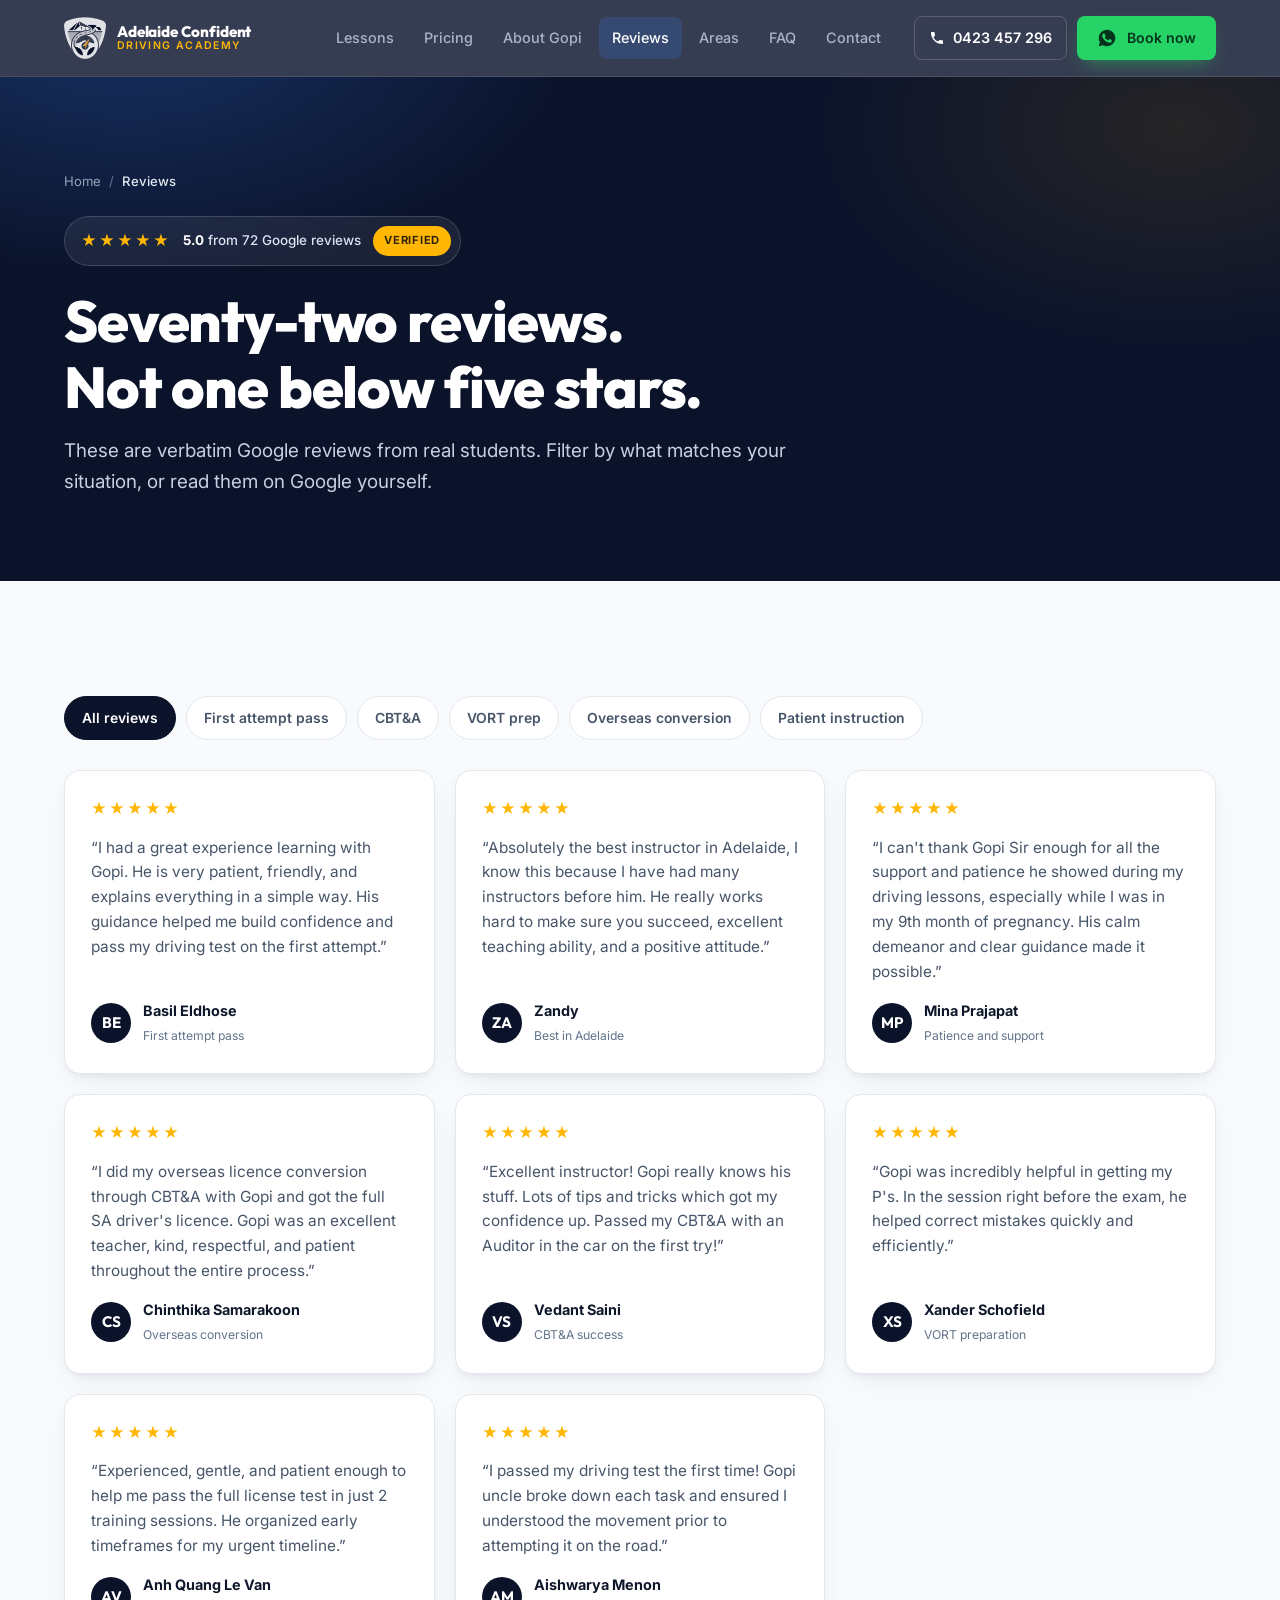
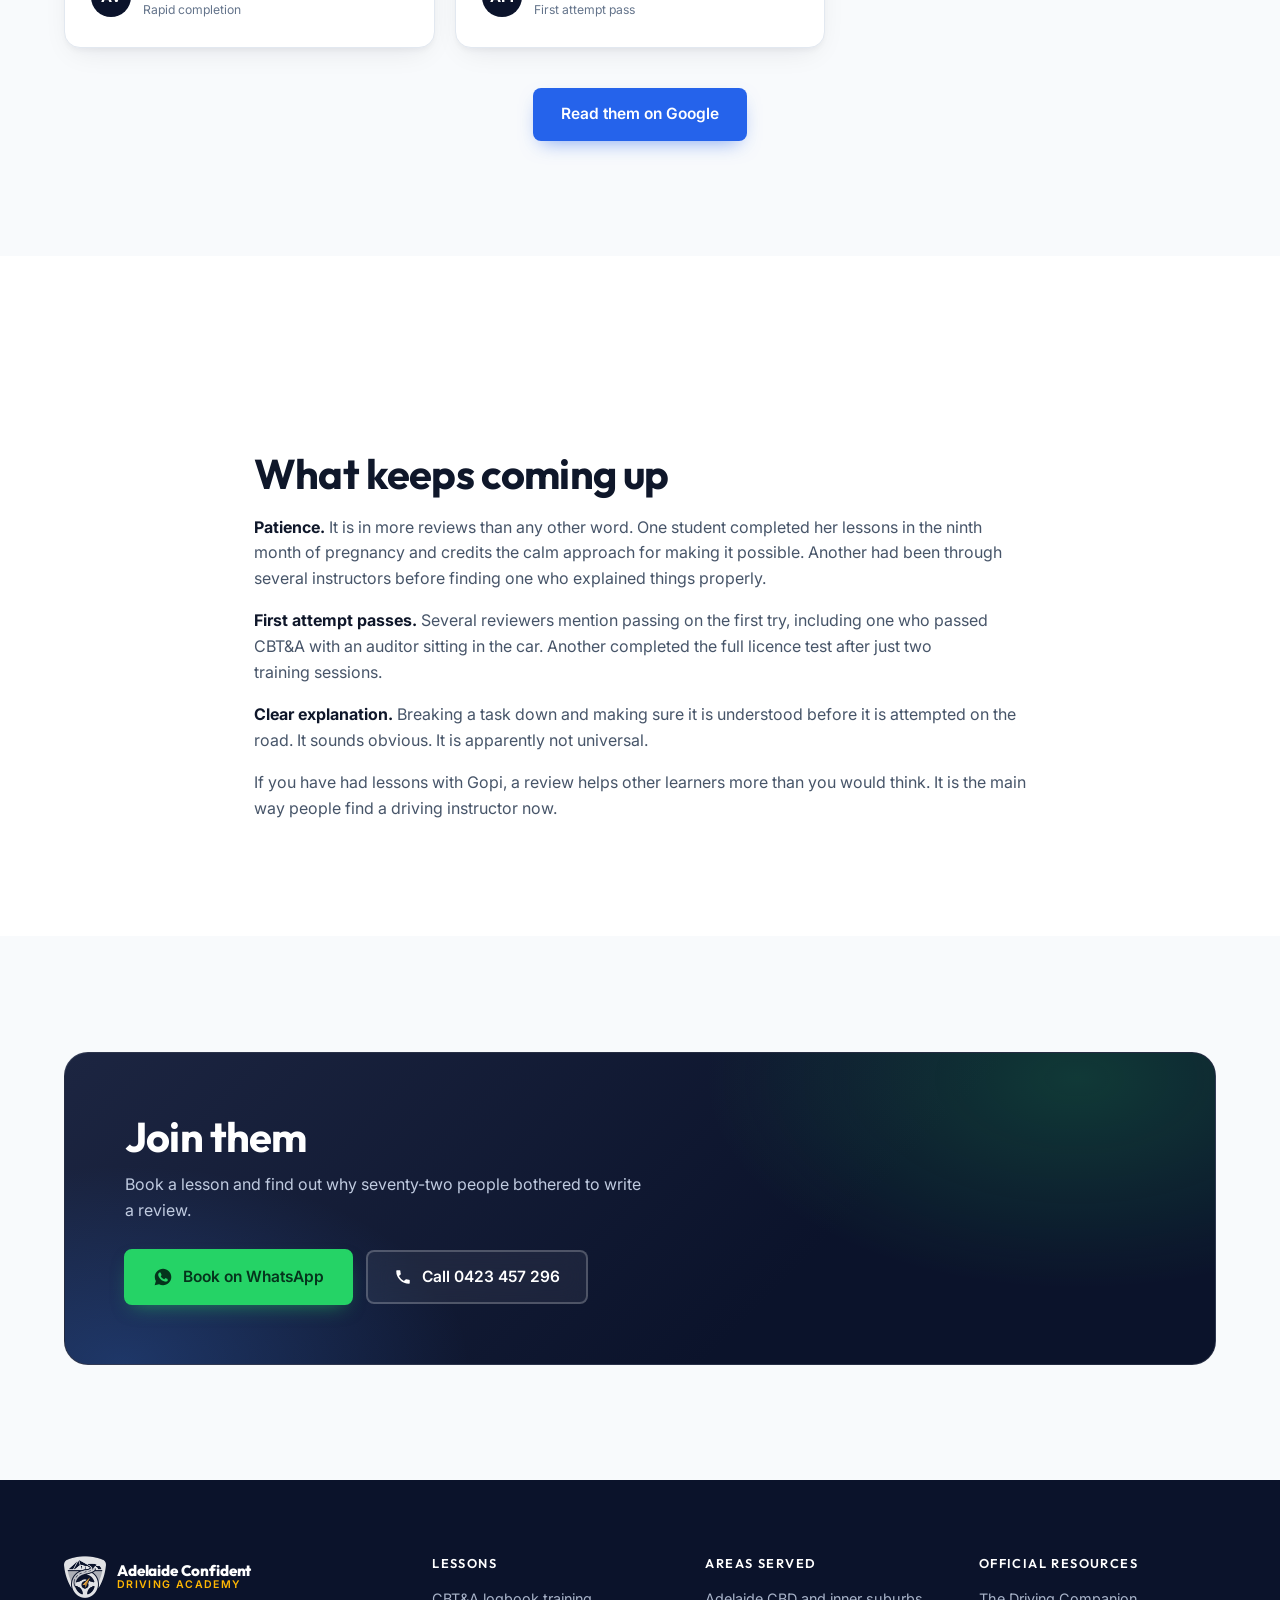
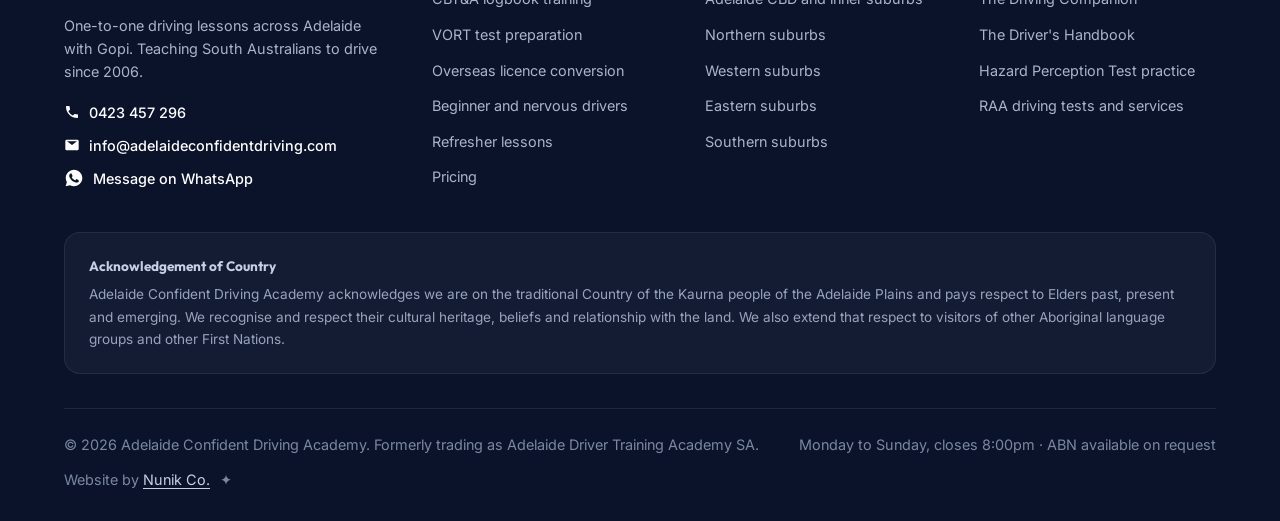
<file: reviews/index.html>
<!DOCTYPE html>
<html lang="en-AU">
<head>
<meta charset="utf-8">
<meta name="viewport" content="width=device-width, initial-scale=1, viewport-fit=cover">
<title>Reviews | 5.0 Stars from 72 Adelaide Students</title>
<meta name="description" content="Verified Google reviews for Adelaide Confident Driving Academy. 5.0 stars from 72 students across CBT&amp;A, VORT prep and first attempt passes.">
<link rel="canonical" href="https://adelaideconfidentdriving.com/reviews/">
<meta name="robots" content="index, follow, max-image-preview:large, max-snippet:-1, max-video-preview:-1">
<meta name="theme-color" content="#0B132B">
<meta name="author" content="Adelaide Confident Driving Academy">
<meta name="geo.region" content="AU-SA">
<meta name="geo.placename" content="Adelaide">
<meta name="geo.position" content="-34.9285;138.6007">
<meta name="ICBM" content="-34.9285, 138.6007">

<meta property="og:site_name" content="Adelaide Confident Driving Academy">
<meta property="og:type" content="website">
<meta property="og:locale" content="en_AU">
<meta property="og:title" content="Reviews | 5.0 Stars from 72 Adelaide Students">
<meta property="og:description" content="Verified Google reviews for Adelaide Confident Driving Academy. 5.0 stars from 72 students across CBT&amp;A, VORT prep and first attempt passes.">
<meta property="og:url" content="https://adelaideconfidentdriving.com/reviews/">
<meta property="og:image" content="https://adelaideconfidentdriving.com/assets/img/og-default.png">
<meta property="og:image:width" content="1200">
<meta property="og:image:height" content="630">
<meta property="og:image:alt" content="Adelaide Confident Driving Academy, five star rated driving school in Adelaide">
<meta name="twitter:card" content="summary_large_image">
<meta name="twitter:title" content="Reviews | 5.0 Stars from 72 Adelaide Students">
<meta name="twitter:description" content="Verified Google reviews for Adelaide Confident Driving Academy. 5.0 stars from 72 students across CBT&amp;A, VORT prep and first attempt passes.">
<meta name="twitter:image" content="https://adelaideconfidentdriving.com/assets/img/og-default.png">

<link rel="icon" href="/favicon.ico" sizes="any">
<link rel="icon" href="/assets/img/icon-192.png" type="image/png" sizes="192x192">
<link rel="apple-touch-icon" href="/assets/img/apple-touch-icon.png">
<link rel="manifest" href="/site.webmanifest">
<link rel="author" href="/humans.txt" type="text/plain">

<link rel="preconnect" href="https://fonts.googleapis.com">
<link rel="preconnect" href="https://fonts.gstatic.com" crossorigin>
<!-- Loaded normally rather than with a media=print/onload swap: the CSP forbids
     inline event handlers, and display=swap already prevents invisible text. -->
<link rel="stylesheet" href="https://fonts.googleapis.com/css2?family=Outfit:wght@600;700;800&family=Inter:wght@400;500;600&display=swap">
<link rel="stylesheet" href="/assets/css/site.css?v=8c6334c6">
<script src="/assets/js/site.js?v=108efda3" defer></script>
<script type="application/ld+json">{"@context":"https://schema.org","@graph":[{"@type":["DrivingSchool","LocalBusiness"],"@id":"https://adelaideconfidentdriving.com/#business","name":"Adelaide Confident Driving Academy","alternateName":["Adelaide Confident Driving","Adelaide Driver Training Academy SA","ACDA"],"description":"One-to-one driving school serving Adelaide and South Australia. CBT&A logbook training, VORT test preparation, overseas licence conversion and lessons for nervous beginners.","url":"https://adelaideconfidentdriving.com/","telephone":"+61423457296","email":"info@adelaideconfidentdriving.com","foundingDate":"2006","image":"https://adelaideconfidentdriving.com/assets/img/og-default.png","logo":{"@type":"ImageObject","url":"https://adelaideconfidentdriving.com/assets/img/icon-512.png","width":512,"height":512},"priceRange":"$$","currenciesAccepted":"AUD","address":{"@type":"PostalAddress","addressLocality":"Adelaide","addressRegion":"SA","addressCountry":"AU"},"geo":{"@type":"GeoCoordinates","latitude":"-34.9285","longitude":"138.6007"},"areaServed":[{"@type":"City","name":"Adelaide"},{"@type":"Place","name":"Adelaide CBD"},{"@type":"Place","name":"North Adelaide"},{"@type":"Place","name":"Norwood"},{"@type":"Place","name":"Unley"},{"@type":"Place","name":"Prospect"},{"@type":"Place","name":"Parkside"},{"@type":"Place","name":"Hindmarsh"},{"@type":"Place","name":"Thebarton"},{"@type":"Place","name":"Kent Town"},{"@type":"Place","name":"Goodwood"},{"@type":"Place","name":"Salisbury"},{"@type":"Place","name":"Salisbury East"},{"@type":"Place","name":"Mawson Lakes"},{"@type":"Place","name":"Para Hills"},{"@type":"Place","name":"Gepps Cross"},{"@type":"Place","name":"Pooraka"},{"@type":"Place","name":"Ingle Farm"},{"@type":"Place","name":"Modbury"},{"@type":"Place","name":"Golden Grove"},{"@type":"Place","name":"Munno Para"},{"@type":"Place","name":"Port Adelaide"},{"@type":"Place","name":"Woodville"},{"@type":"Place","name":"Henley Beach"},{"@type":"Place","name":"Findon"},{"@type":"Place","name":"Seaton"},{"@type":"Place","name":"West Lakes"},{"@type":"Place","name":"Fulham"},{"@type":"Place","name":"Grange"},{"@type":"Place","name":"Semaphore"},{"@type":"Place","name":"Royal Park"},{"@type":"Place","name":"Campbelltown"},{"@type":"Place","name":"Tea Tree Gully"},{"@type":"Place","name":"Magill"},{"@type":"Place","name":"Paradise"},{"@type":"Place","name":"Newton"},{"@type":"Place","name":"Burnside"},{"@type":"Place","name":"Glen Osmond"},{"@type":"Place","name":"Hectorville"},{"@type":"Place","name":"Kensington"},{"@type":"Place","name":"Marryatville"},{"@type":"Place","name":"Marion"},{"@type":"Place","name":"Mitcham"},{"@type":"Place","name":"Brighton"},{"@type":"Place","name":"Glenelg"},{"@type":"Place","name":"Somerton Park"},{"@type":"Place","name":"Plympton"},{"@type":"Place","name":"Edwardstown"},{"@type":"Place","name":"Ascot Park"},{"@type":"Place","name":"Clovelly Park"},{"@type":"Place","name":"Daw Park"}],"serviceArea":{"@type":"GeoCircle","geoMidpoint":{"@type":"GeoCoordinates","latitude":"-34.9285","longitude":"138.6007"},"geoRadius":"40000"},"openingHoursSpecification":[{"@type":"OpeningHoursSpecification","dayOfWeek":["Monday","Tuesday","Wednesday","Thursday","Friday","Saturday","Sunday"],"opens":"07:00","closes":"20:00"}],"aggregateRating":{"@type":"AggregateRating","ratingValue":"5.0","reviewCount":72,"bestRating":"5","worstRating":"1"},"review":[{"@type":"Review","author":{"@type":"Person","name":"Basil Eldhose"},"reviewRating":{"@type":"Rating","ratingValue":"5","bestRating":"5"},"reviewBody":"I had a great experience learning with Gopi. He is very patient, friendly, and explains everything in a simple way. His guidance helped me build confidence and pass my driving test on the first attempt."},{"@type":"Review","author":{"@type":"Person","name":"Zandy"},"reviewRating":{"@type":"Rating","ratingValue":"5","bestRating":"5"},"reviewBody":"Absolutely the best instructor in Adelaide, I know this because I have had many instructors before him. He really works hard to make sure you succeed, excellent teaching ability, and a positive attitude."},{"@type":"Review","author":{"@type":"Person","name":"Mina Prajapat"},"reviewRating":{"@type":"Rating","ratingValue":"5","bestRating":"5"},"reviewBody":"I can't thank Gopi Sir enough for all the support and patience he showed during my driving lessons, especially while I was in my 9th month of pregnancy. His calm demeanor and clear guidance made it possible."},{"@type":"Review","author":{"@type":"Person","name":"Chinthika Samarakoon"},"reviewRating":{"@type":"Rating","ratingValue":"5","bestRating":"5"},"reviewBody":"I did my overseas licence conversion through CBT&A with Gopi and got the full SA driver's licence. Gopi was an excellent teacher, kind, respectful, and patient throughout the entire process."},{"@type":"Review","author":{"@type":"Person","name":"Vedant Saini"},"reviewRating":{"@type":"Rating","ratingValue":"5","bestRating":"5"},"reviewBody":"Excellent instructor! Gopi really knows his stuff. Lots of tips and tricks which got my confidence up. Passed my CBT&A with an Auditor in the car on the first try!"},{"@type":"Review","author":{"@type":"Person","name":"Xander Schofield"},"reviewRating":{"@type":"Rating","ratingValue":"5","bestRating":"5"},"reviewBody":"Gopi was incredibly helpful in getting my P's. In the session right before the exam, he helped correct mistakes quickly and efficiently."},{"@type":"Review","author":{"@type":"Person","name":"Anh Quang Le Van"},"reviewRating":{"@type":"Rating","ratingValue":"5","bestRating":"5"},"reviewBody":"Experienced, gentle, and patient enough to help me pass the full license test in just 2 training sessions. He organized early timeframes for my urgent timeline."},{"@type":"Review","author":{"@type":"Person","name":"Aishwarya Menon"},"reviewRating":{"@type":"Rating","ratingValue":"5","bestRating":"5"},"reviewBody":"I passed my driving test the first time! Gopi uncle broke down each task and ensured I understood the movement prior to attempting it on the road."}],"employee":{"@id":"https://adelaideconfidentdriving.com/about/#gopi"},"founder":{"@id":"https://adelaideconfidentdriving.com/about/#gopi"},"sameAs":["https://share.google/oz1qiCDrlBlNMlHzZ","https://www.google.com/search?kgmid=/g/11vqnhx90x","https://adelaidedrivertrainingacademysa.com.au"],"hasOfferCatalog":{"@type":"OfferCatalog","name":"Driving lessons and assessments","itemListElement":[{"@type":"Offer","itemOffered":{"@type":"Service","name":"CBT&A logbook training","url":"https://adelaideconfidentdriving.com/services/cbta-logbook-training/"}},{"@type":"Offer","itemOffered":{"@type":"Service","name":"VORT test preparation","url":"https://adelaideconfidentdriving.com/services/vort-test-preparation/"}},{"@type":"Offer","itemOffered":{"@type":"Service","name":"Overseas licence conversion","url":"https://adelaideconfidentdriving.com/services/overseas-licence-conversion/"}},{"@type":"Offer","itemOffered":{"@type":"Service","name":"Beginner and nervous drivers","url":"https://adelaideconfidentdriving.com/services/beginner-driving-lessons/"}},{"@type":"Offer","itemOffered":{"@type":"Service","name":"Refresher lessons","url":"https://adelaideconfidentdriving.com/services/refresher-driving-lessons/"}}]}},{"@type":"BreadcrumbList","itemListElement":[{"@type":"ListItem","position":1,"name":"Home","item":"https://adelaideconfidentdriving.com/"},{"@type":"ListItem","position":2,"name":"Reviews","item":"https://adelaideconfidentdriving.com/reviews/"}]}]}</script>
</head>
<body>
<a class="skip-link" href="#main">Skip to content</a>
<header class="site-header">
  <div class="wrap">
    <nav class="nav" aria-label="Main">
      <a class="brand" href="/">
        <img src="/assets/img/logo-mark-light.png" alt="" width="42" height="42">
        <span class="brand-text">
          <b>Adelaide Confident</b>
          <span>Driving Academy</span>
        </span>
      </a>
      <ul class="nav-links" id="nav-links"><li><a href="/services/">Lessons</a></li><li><a href="/pricing/">Pricing</a></li><li><a href="/about/">About Gopi</a></li><li><a href="/reviews/" aria-current="page">Reviews</a></li><li><a href="/service-areas/">Areas</a></li><li><a href="/faq/">FAQ</a></li><li><a href="/contact/">Contact</a></li></ul>
      <div class="nav-cta">
        <a class="nav-call" href="tel:+61423457296"><svg aria-hidden="true" width="16" height="16" viewBox="0 0 24 24" fill="currentColor"><path d="M6.6 10.8a15.1 15.1 0 0 0 6.6 6.6l2.2-2.2a1 1 0 0 1 1-.25c1.1.37 2.3.57 3.6.57a1 1 0 0 1 1 1V20a1 1 0 0 1-1 1A17 17 0 0 1 3 4a1 1 0 0 1 1-1h3.5a1 1 0 0 1 1 1c0 1.25.2 2.45.57 3.57a1 1 0 0 1-.25 1l-2.22 2.23Z"/></svg><span>0423 457 296</span></a>
        <a class="btn btn--whatsapp btn--sm" href="https://wa.me/61423457296?text=Hi%20Gopi%2C%20I%27d%20like%20to%20book%20a%20driving%20lesson%20with%20Adelaide%20Confident%20Driving%20Academy.%20Could%20you%20let%20me%20know%20your%20availability%3F" rel="noopener"><svg aria-hidden="true" width="20" height="20" viewBox="0 0 24 24" fill="currentColor"><path d="M12.04 2C6.58 2 2.13 6.45 2.13 11.91c0 1.75.46 3.45 1.32 4.95L2 22l5.25-1.38a9.87 9.87 0 0 0 4.79 1.22h.01c5.46 0 9.91-4.45 9.91-9.91S17.5 2 12.04 2Zm5.8 14.17c-.24.68-1.4 1.3-1.95 1.35-.5.05-1.13.07-1.83-.11-.42-.11-.96-.29-1.65-.59-2.9-1.25-4.8-4.17-4.94-4.36-.15-.19-1.19-1.58-1.19-3.02s.76-2.14 1.03-2.44c.27-.29.58-.37.78-.37h.56c.18 0 .42-.07.66.5.24.59.83 2.03.9 2.18.07.15.12.32.02.51-.09.19-.14.31-.28.48-.14.17-.29.37-.42.5-.14.14-.28.29-.12.57.16.29.71 1.17 1.53 1.9 1.05.94 1.94 1.23 2.22 1.37.27.14.43.12.59-.07.16-.19.68-.79.86-1.07.18-.27.36-.22.61-.13.24.09 1.55.73 1.82.86.27.14.44.2.5.32.07.11.07.65-.17 1.33Z"/></svg> Book now</a>
        <button class="nav-toggle" type="button" aria-expanded="false" aria-controls="nav-links" aria-label="Menu"><span></span></button>
      </div>
    </nav>
  </div>
</header>

<main id="main">
<section class="page-hero">
  <nav class="crumbs" aria-label="Breadcrumb"><div class="wrap"><ol><li><a href="/">Home</a></li><li><span aria-current="page">Reviews</span></li></ol></div></nav>
  <div class="wrap">
    <a class="rating-badge" href="https://share.google/oz1qiCDrlBlNMlHzZ" target="_blank" rel="noopener"><span class="stars" aria-hidden="true">★★★★★</span><span class="rb-text"><b>5.0</b> from 72 Google reviews</span><span class="rb-chip">Verified</span></a>
    <h1>Seventy-two reviews. Not one below five stars.</h1>
    <p class="lede">These are verbatim Google reviews from real students. Filter by what
    matches your situation, or read them on Google yourself.</p>
  </div>
</section>

<section class="section">
  <div class="wrap">
    <div class="filter-bar" id="review-filter" role="group" aria-label="Filter reviews"><button class="filter-btn" type="button" data-filter="all" aria-pressed="true">All reviews</button><button class="filter-btn" type="button" data-filter="first-attempt" aria-pressed="false">First attempt pass</button><button class="filter-btn" type="button" data-filter="cbta" aria-pressed="false">CBT&amp;A</button><button class="filter-btn" type="button" data-filter="vort" aria-pressed="false">VORT prep</button><button class="filter-btn" type="button" data-filter="overseas" aria-pressed="false">Overseas conversion</button><button class="filter-btn" type="button" data-filter="patience" aria-pressed="false">Patient instruction</button></div><p class="sr-only" id="review-count" role="status"></p><div class="review-grid" id="review-grid"><article class="review" data-tags="first-attempt|patience">
  <span class="stars" aria-hidden="true">★★★★★</span>
  <blockquote>I had a great experience learning with Gopi. He is very patient, friendly, and explains everything in a simple way. His guidance helped me build confidence and pass my driving test on the first attempt.</blockquote>
  <footer>
    <span class="avatar" aria-hidden="true">BE</span>
    <span class="who"><b>Basil Eldhose</b><span>First attempt pass</span></span>
  </footer>
</article><article class="review" data-tags="patience">
  <span class="stars" aria-hidden="true">★★★★★</span>
  <blockquote>Absolutely the best instructor in Adelaide, I know this because I have had many instructors before him. He really works hard to make sure you succeed, excellent teaching ability, and a positive attitude.</blockquote>
  <footer>
    <span class="avatar" aria-hidden="true">ZA</span>
    <span class="who"><b>Zandy</b><span>Best in Adelaide</span></span>
  </footer>
</article><article class="review" data-tags="patience">
  <span class="stars" aria-hidden="true">★★★★★</span>
  <blockquote>I can&#x27;t thank Gopi Sir enough for all the support and patience he showed during my driving lessons, especially while I was in my 9th month of pregnancy. His calm demeanor and clear guidance made it possible.</blockquote>
  <footer>
    <span class="avatar" aria-hidden="true">MP</span>
    <span class="who"><b>Mina Prajapat</b><span>Patience and support</span></span>
  </footer>
</article><article class="review" data-tags="overseas|cbta|patience">
  <span class="stars" aria-hidden="true">★★★★★</span>
  <blockquote>I did my overseas licence conversion through CBT&amp;A with Gopi and got the full SA driver&#x27;s licence. Gopi was an excellent teacher, kind, respectful, and patient throughout the entire process.</blockquote>
  <footer>
    <span class="avatar" aria-hidden="true">CS</span>
    <span class="who"><b>Chinthika Samarakoon</b><span>Overseas conversion</span></span>
  </footer>
</article><article class="review" data-tags="cbta|first-attempt">
  <span class="stars" aria-hidden="true">★★★★★</span>
  <blockquote>Excellent instructor! Gopi really knows his stuff. Lots of tips and tricks which got my confidence up. Passed my CBT&amp;A with an Auditor in the car on the first try!</blockquote>
  <footer>
    <span class="avatar" aria-hidden="true">VS</span>
    <span class="who"><b>Vedant Saini</b><span>CBT&amp;A success</span></span>
  </footer>
</article><article class="review" data-tags="vort">
  <span class="stars" aria-hidden="true">★★★★★</span>
  <blockquote>Gopi was incredibly helpful in getting my P&#x27;s. In the session right before the exam, he helped correct mistakes quickly and efficiently.</blockquote>
  <footer>
    <span class="avatar" aria-hidden="true">XS</span>
    <span class="who"><b>Xander Schofield</b><span>VORT preparation</span></span>
  </footer>
</article><article class="review" data-tags="first-attempt|patience">
  <span class="stars" aria-hidden="true">★★★★★</span>
  <blockquote>Experienced, gentle, and patient enough to help me pass the full license test in just 2 training sessions. He organized early timeframes for my urgent timeline.</blockquote>
  <footer>
    <span class="avatar" aria-hidden="true">AV</span>
    <span class="who"><b>Anh Quang Le Van</b><span>Rapid completion</span></span>
  </footer>
</article><article class="review" data-tags="first-attempt|patience">
  <span class="stars" aria-hidden="true">★★★★★</span>
  <blockquote>I passed my driving test the first time! Gopi uncle broke down each task and ensured I understood the movement prior to attempting it on the road.</blockquote>
  <footer>
    <span class="avatar" aria-hidden="true">AM</span>
    <span class="who"><b>Aishwarya Menon</b><span>First attempt pass</span></span>
  </footer>
</article></div>
    <div class="center mt-40">
      <a class="btn btn--primary" href="https://share.google/oz1qiCDrlBlNMlHzZ" target="_blank" rel="noopener">Read them on Google</a>
    </div>
  </div>
</section>

<section class="section section--tint">
  <div class="wrap wrap--narrow prose">
    <h2>What keeps coming up</h2>
    <p><strong>Patience.</strong> It is in more reviews than any other word. One student
    completed her lessons in the ninth month of pregnancy and credits the calm approach for
    making it possible. Another had been through several instructors before finding one who
    explained things properly.</p>
    <p><strong>First attempt passes.</strong> Several reviewers mention passing on the first
    try, including one who passed CBT&amp;A with an auditor sitting in the car. Another
    completed the full licence test after just two training sessions.</p>
    <p><strong>Clear explanation.</strong> Breaking a task down and making sure it is understood
    before it is attempted on the road. It sounds obvious. It is apparently not universal.</p>
    <p>If you have had lessons with Gopi, a review helps other learners more than you would
    think. It is the main way people find a driving instructor now.</p>
  </div>
</section>
<section class="section"><div class="wrap">
  <div class="cta-band reveal">
    <h2>Join them</h2>
    <p>Book a lesson and find out why seventy-two people bothered to write a review.</p>
    <div class="btn-row">
      <a class="btn btn--whatsapp pulse" href="https://wa.me/61423457296?text=Hi%20Gopi%2C%20I%27d%20like%20to%20book%20a%20driving%20lesson.%20Here%27s%20a%20bit%20about%20where%20I%27m%20at%3A" rel="noopener"><svg aria-hidden="true" width="20" height="20" viewBox="0 0 24 24" fill="currentColor"><path d="M12.04 2C6.58 2 2.13 6.45 2.13 11.91c0 1.75.46 3.45 1.32 4.95L2 22l5.25-1.38a9.87 9.87 0 0 0 4.79 1.22h.01c5.46 0 9.91-4.45 9.91-9.91S17.5 2 12.04 2Zm5.8 14.17c-.24.68-1.4 1.3-1.95 1.35-.5.05-1.13.07-1.83-.11-.42-.11-.96-.29-1.65-.59-2.9-1.25-4.8-4.17-4.94-4.36-.15-.19-1.19-1.58-1.19-3.02s.76-2.14 1.03-2.44c.27-.29.58-.37.78-.37h.56c.18 0 .42-.07.66.5.24.59.83 2.03.9 2.18.07.15.12.32.02.51-.09.19-.14.31-.28.48-.14.17-.29.37-.42.5-.14.14-.28.29-.12.57.16.29.71 1.17 1.53 1.9 1.05.94 1.94 1.23 2.22 1.37.27.14.43.12.59-.07.16-.19.68-.79.86-1.07.18-.27.36-.22.61-.13.24.09 1.55.73 1.82.86.27.14.44.2.5.32.07.11.07.65-.17 1.33Z"/></svg> Book on WhatsApp</a>
      <a class="btn btn--ghost" href="tel:+61423457296"><svg aria-hidden="true" width="18" height="18" viewBox="0 0 24 24" fill="currentColor"><path d="M6.6 10.8a15.1 15.1 0 0 0 6.6 6.6l2.2-2.2a1 1 0 0 1 1-.25c1.1.37 2.3.57 3.6.57a1 1 0 0 1 1 1V20a1 1 0 0 1-1 1A17 17 0 0 1 3 4a1 1 0 0 1 1-1h3.5a1 1 0 0 1 1 1c0 1.25.2 2.45.57 3.57a1 1 0 0 1-.25 1l-2.22 2.23Z"/></svg> Call 0423 457 296</a>
    </div>
  </div>
</div></section>
</main>
<footer class="site-footer">
  <div class="wrap">
    <div class="footer-grid">
      <div class="footer-brand">
        <a class="brand" href="/">
          <img src="/assets/img/logo-mark-light.png" alt="" width="42" height="42">
          <span class="brand-text"><b>Adelaide Confident</b><span>Driving Academy</span></span>
        </a>
        <p>One-to-one driving lessons across Adelaide with Gopi. Teaching South Australians
        to drive since 2006.</p>
        <div class="footer-contact">
          <a href="tel:+61423457296"><svg aria-hidden="true" width="16" height="16" viewBox="0 0 24 24" fill="currentColor"><path d="M6.6 10.8a15.1 15.1 0 0 0 6.6 6.6l2.2-2.2a1 1 0 0 1 1-.25c1.1.37 2.3.57 3.6.57a1 1 0 0 1 1 1V20a1 1 0 0 1-1 1A17 17 0 0 1 3 4a1 1 0 0 1 1-1h3.5a1 1 0 0 1 1 1c0 1.25.2 2.45.57 3.57a1 1 0 0 1-.25 1l-2.22 2.23Z"/></svg> 0423 457 296</a>
          <a href="mailto:info@adelaideconfidentdriving.com"><svg aria-hidden="true" width="16" height="16" viewBox="0 0 24 24" fill="currentColor"><path d="M2 6a2 2 0 0 1 2-2h16a2 2 0 0 1 2 2v12a2 2 0 0 1-2 2H4a2 2 0 0 1-2-2V6Zm2.5.5L12 12l7.5-5.5H4.5Z"/></svg> info@adelaideconfidentdriving.com</a>
          <a href="https://wa.me/61423457296?text=Hi%20Gopi%2C%20I%20found%20Adelaide%20Confident%20Driving%20Academy%20online%20and%20I%27d%20like%20to%20ask%20about%20driving%20lessons." rel="noopener"><svg aria-hidden="true" width="20" height="20" viewBox="0 0 24 24" fill="currentColor"><path d="M12.04 2C6.58 2 2.13 6.45 2.13 11.91c0 1.75.46 3.45 1.32 4.95L2 22l5.25-1.38a9.87 9.87 0 0 0 4.79 1.22h.01c5.46 0 9.91-4.45 9.91-9.91S17.5 2 12.04 2Zm5.8 14.17c-.24.68-1.4 1.3-1.95 1.35-.5.05-1.13.07-1.83-.11-.42-.11-.96-.29-1.65-.59-2.9-1.25-4.8-4.17-4.94-4.36-.15-.19-1.19-1.58-1.19-3.02s.76-2.14 1.03-2.44c.27-.29.58-.37.78-.37h.56c.18 0 .42-.07.66.5.24.59.83 2.03.9 2.18.07.15.12.32.02.51-.09.19-.14.31-.28.48-.14.17-.29.37-.42.5-.14.14-.28.29-.12.57.16.29.71 1.17 1.53 1.9 1.05.94 1.94 1.23 2.22 1.37.27.14.43.12.59-.07.16-.19.68-.79.86-1.07.18-.27.36-.22.61-.13.24.09 1.55.73 1.82.86.27.14.44.2.5.32.07.11.07.65-.17 1.33Z"/></svg> Message on WhatsApp</a>
        </div>
      </div>
      <div>
        <h4>Lessons</h4>
        <ul><li><a href="/services/cbta-logbook-training/">CBT&amp;A logbook training</a></li><li><a href="/services/vort-test-preparation/">VORT test preparation</a></li><li><a href="/services/overseas-licence-conversion/">Overseas licence conversion</a></li><li><a href="/services/beginner-driving-lessons/">Beginner and nervous drivers</a></li><li><a href="/services/refresher-driving-lessons/">Refresher lessons</a></li><li><a href="/pricing/">Pricing</a></li></ul>
      </div>
      <div>
        <h4>Areas served</h4>
        <ul><li><a href="/service-areas/#cbd">Adelaide CBD and inner suburbs</a></li><li><a href="/service-areas/#north">Northern suburbs</a></li><li><a href="/service-areas/#west">Western suburbs</a></li><li><a href="/service-areas/#east">Eastern suburbs</a></li><li><a href="/service-areas/#south">Southern suburbs</a></li></ul>
      </div>
      <div>
        <h4>Official resources</h4>
        <ul><li><a href="https://mylicence.sa.gov.au/the-driving-companion" rel="noopener nofollow" target="_blank">The Driving Companion</a></li><li><a href="https://mylicence.sa.gov.au/the-drivers-handbook" rel="noopener nofollow" target="_blank">The Driver&#x27;s Handbook</a></li><li><a href="https://mylicence.sa.gov.au/hazard-perception-test" rel="noopener nofollow" target="_blank">Hazard Perception Test practice</a></li><li><a href="https://www.raa.com.au/motoring-and-road-safety/driver-education" rel="noopener nofollow" target="_blank">RAA driving tests and services</a></li></ul>
      </div>
    </div>

    <div class="acknowledgement">
      <b>Acknowledgement of Country</b>
      Adelaide Confident Driving Academy acknowledges we are on the traditional Country of the Kaurna people of the Adelaide Plains and pays respect to Elders past, present and emerging. We recognise and respect their cultural heritage, beliefs and relationship with the land. We also extend that respect to visitors of other Aboriginal language groups and other First Nations.
    </div>

    <div class="footer-base">
      <p>&copy; <span data-year>2026</span> Adelaide Confident Driving Academy. Formerly trading as Adelaide Driver Training Academy SA.</p>
      <p>Monday to Sunday, closes 8:00pm &middot; ABN available on request</p>
      <p class="footer-credit">Website by <a href="https://nunik.co/book" target="_blank" rel="noopener">Nunik Co.</a>
      <a class="footer-egg" href="/built-by-nunik-co/" title="The story behind this site" aria-label="The story behind this site">&#10022;</a></p>
    </div>
  </div>
</footer>

<div class="action-bar">
  <a class="btn btn--ghost" href="tel:+61423457296"><svg aria-hidden="true" width="16" height="16" viewBox="0 0 24 24" fill="currentColor"><path d="M6.6 10.8a15.1 15.1 0 0 0 6.6 6.6l2.2-2.2a1 1 0 0 1 1-.25c1.1.37 2.3.57 3.6.57a1 1 0 0 1 1 1V20a1 1 0 0 1-1 1A17 17 0 0 1 3 4a1 1 0 0 1 1-1h3.5a1 1 0 0 1 1 1c0 1.25.2 2.45.57 3.57a1 1 0 0 1-.25 1l-2.22 2.23Z"/></svg> Call</a>
  <a class="btn btn--whatsapp" href="https://wa.me/61423457296?text=Hi%20Gopi%2C%20I%20found%20Adelaide%20Confident%20Driving%20Academy%20online%20and%20I%27d%20like%20to%20ask%20about%20driving%20lessons." rel="noopener"><svg aria-hidden="true" width="20" height="20" viewBox="0 0 24 24" fill="currentColor"><path d="M12.04 2C6.58 2 2.13 6.45 2.13 11.91c0 1.75.46 3.45 1.32 4.95L2 22l5.25-1.38a9.87 9.87 0 0 0 4.79 1.22h.01c5.46 0 9.91-4.45 9.91-9.91S17.5 2 12.04 2Zm5.8 14.17c-.24.68-1.4 1.3-1.95 1.35-.5.05-1.13.07-1.83-.11-.42-.11-.96-.29-1.65-.59-2.9-1.25-4.8-4.17-4.94-4.36-.15-.19-1.19-1.58-1.19-3.02s.76-2.14 1.03-2.44c.27-.29.58-.37.78-.37h.56c.18 0 .42-.07.66.5.24.59.83 2.03.9 2.18.07.15.12.32.02.51-.09.19-.14.31-.28.48-.14.17-.29.37-.42.5-.14.14-.28.29-.12.57.16.29.71 1.17 1.53 1.9 1.05.94 1.94 1.23 2.22 1.37.27.14.43.12.59-.07.16-.19.68-.79.86-1.07.18-.27.36-.22.61-.13.24.09 1.55.73 1.82.86.27.14.44.2.5.32.07.11.07.65-.17 1.33Z"/></svg> WhatsApp</a>
</div>
</body>
</html>
</file>
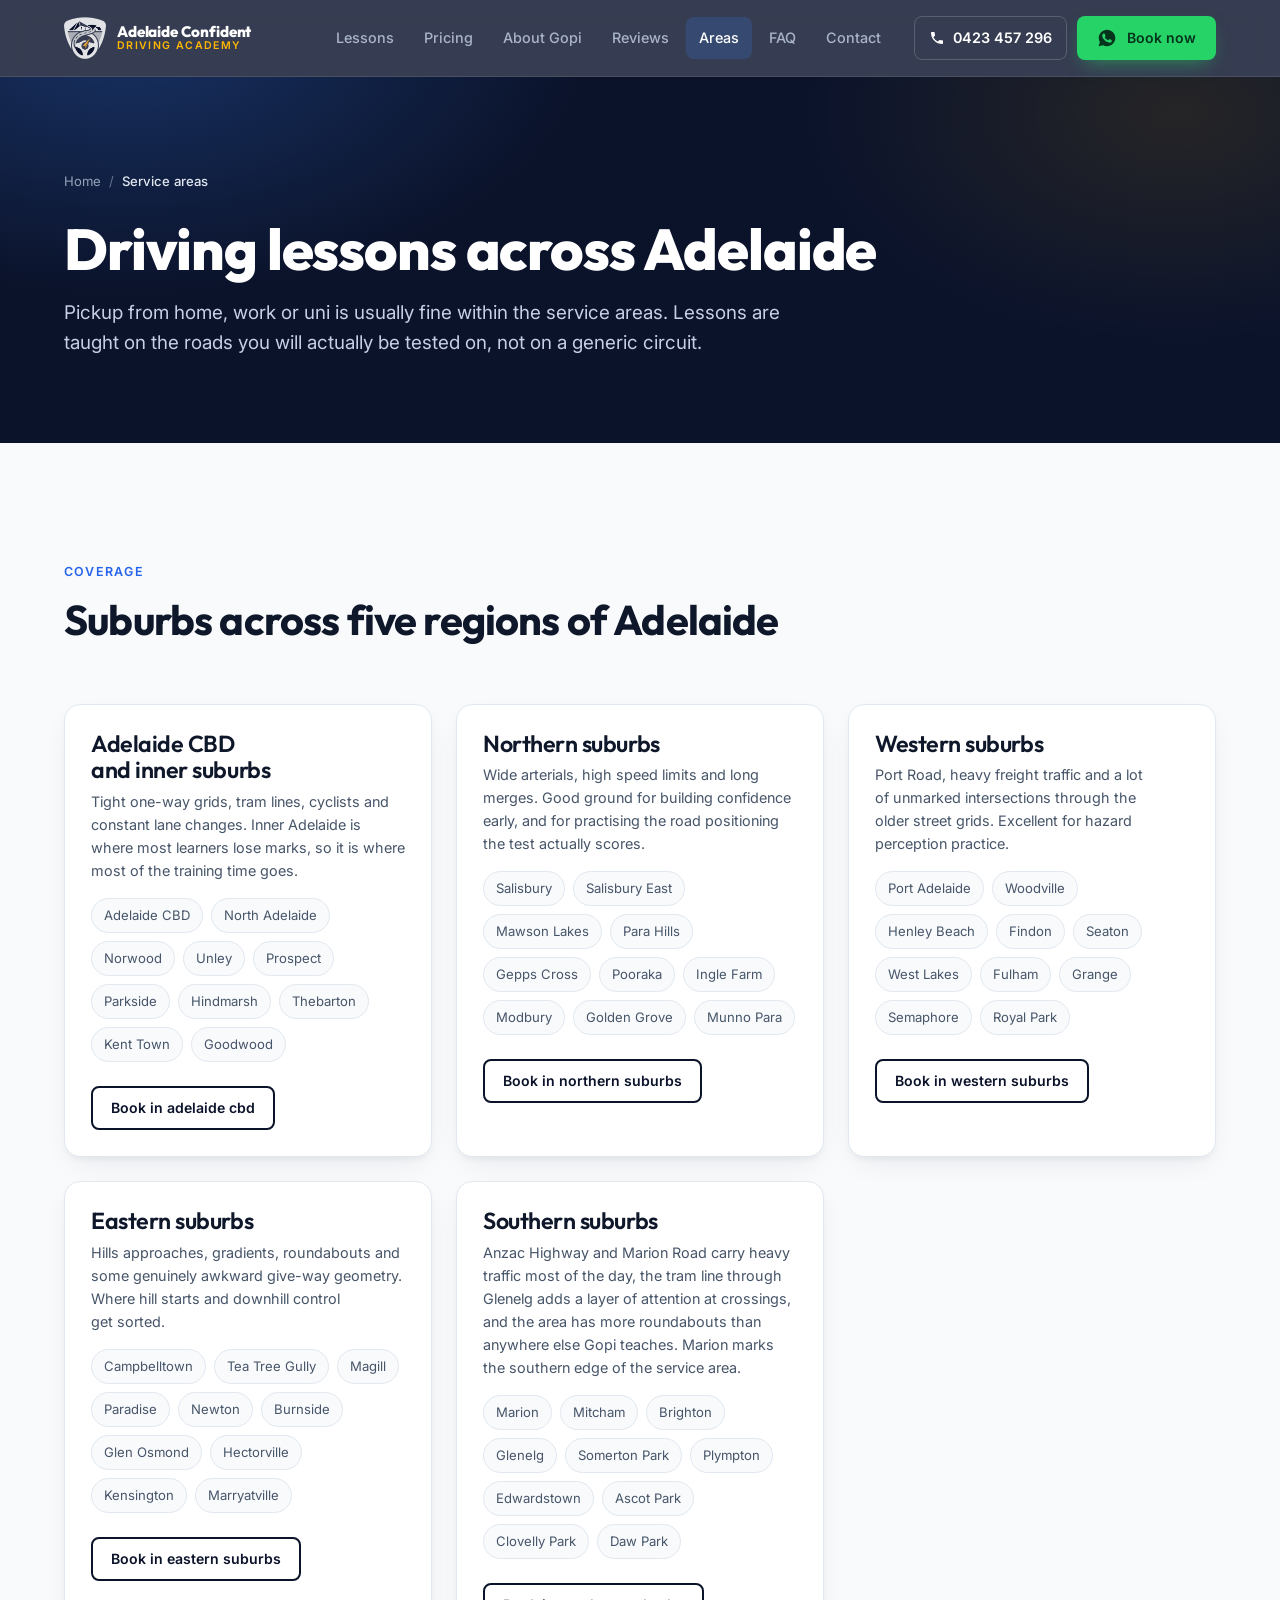
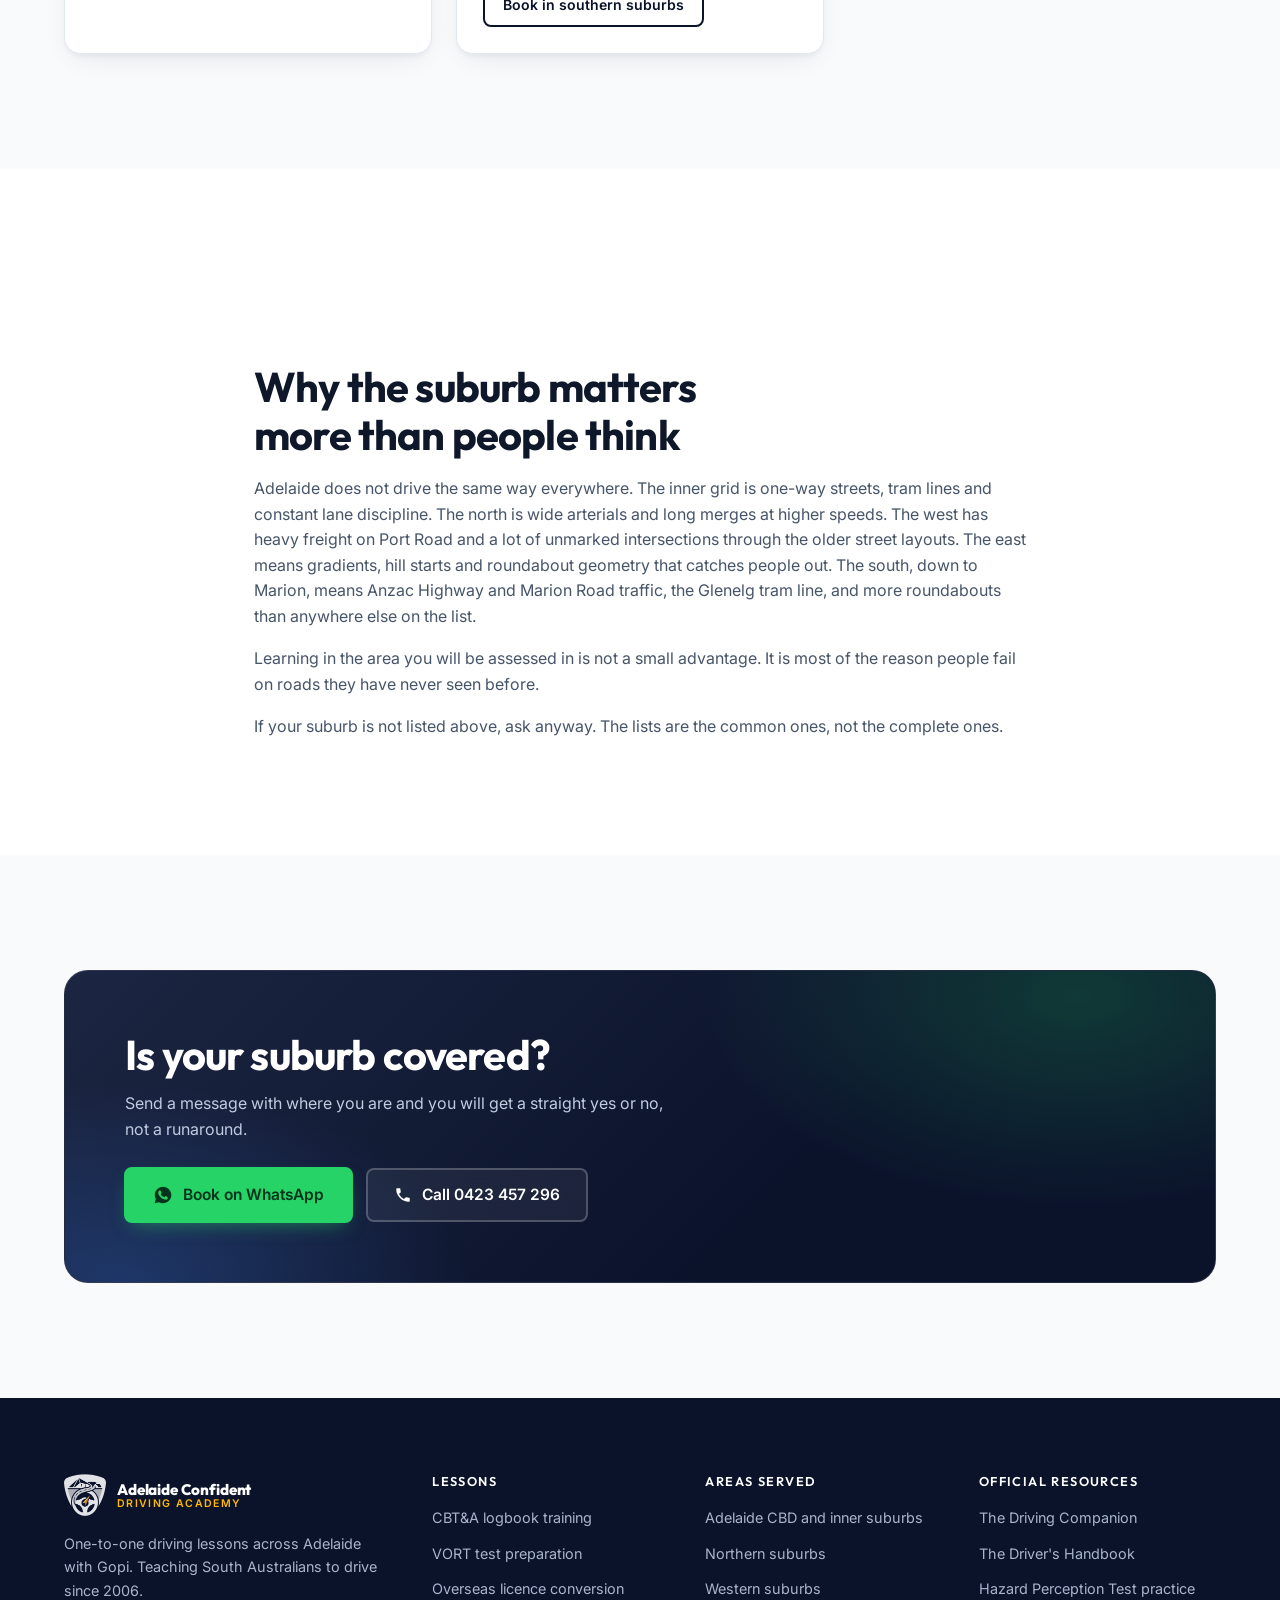
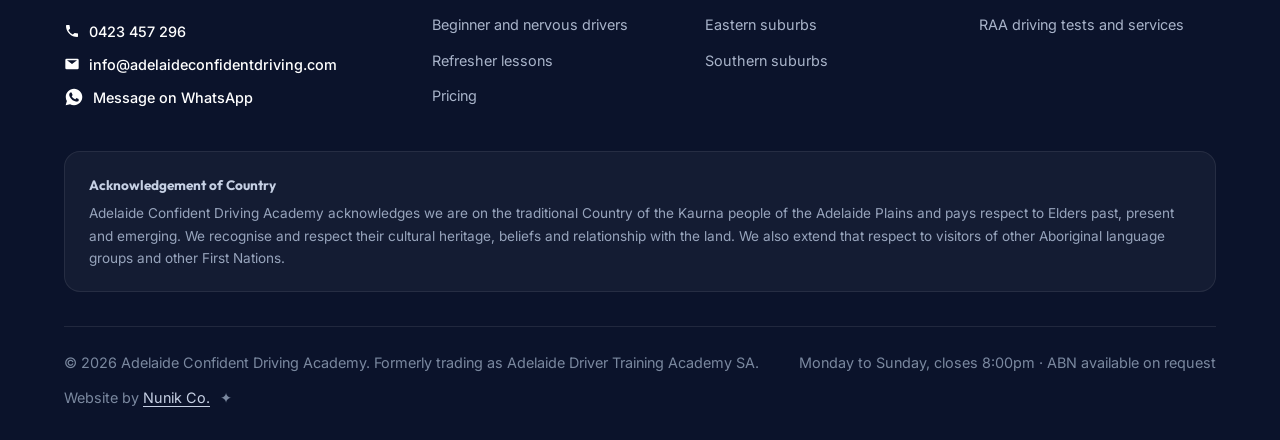
<file: service-areas/index.html>
<!DOCTYPE html>
<html lang="en-AU">
<head>
<meta charset="utf-8">
<meta name="viewport" content="width=device-width, initial-scale=1, viewport-fit=cover">
<title>Driving Lessons Near Me | Adelaide Suburbs Covered</title>
<meta name="description" content="Driving lessons across Adelaide CBD, northern, western, eastern and southern suburbs, from Salisbury to Marion. Pickup from home, work or uni.">
<link rel="canonical" href="https://adelaideconfidentdriving.com/service-areas/">
<meta name="robots" content="index, follow, max-image-preview:large, max-snippet:-1, max-video-preview:-1">
<meta name="theme-color" content="#0B132B">
<meta name="author" content="Adelaide Confident Driving Academy">
<meta name="geo.region" content="AU-SA">
<meta name="geo.placename" content="Adelaide">
<meta name="geo.position" content="-34.9285;138.6007">
<meta name="ICBM" content="-34.9285, 138.6007">

<meta property="og:site_name" content="Adelaide Confident Driving Academy">
<meta property="og:type" content="website">
<meta property="og:locale" content="en_AU">
<meta property="og:title" content="Driving Lessons Near Me | Adelaide Suburbs Covered">
<meta property="og:description" content="Driving lessons across Adelaide CBD, northern, western, eastern and southern suburbs, from Salisbury to Marion. Pickup from home, work or uni.">
<meta property="og:url" content="https://adelaideconfidentdriving.com/service-areas/">
<meta property="og:image" content="https://adelaideconfidentdriving.com/assets/img/og-default.png">
<meta property="og:image:width" content="1200">
<meta property="og:image:height" content="630">
<meta property="og:image:alt" content="Adelaide Confident Driving Academy, five star rated driving school in Adelaide">
<meta name="twitter:card" content="summary_large_image">
<meta name="twitter:title" content="Driving Lessons Near Me | Adelaide Suburbs Covered">
<meta name="twitter:description" content="Driving lessons across Adelaide CBD, northern, western, eastern and southern suburbs, from Salisbury to Marion. Pickup from home, work or uni.">
<meta name="twitter:image" content="https://adelaideconfidentdriving.com/assets/img/og-default.png">

<link rel="icon" href="/favicon.ico" sizes="any">
<link rel="icon" href="/assets/img/icon-192.png" type="image/png" sizes="192x192">
<link rel="apple-touch-icon" href="/assets/img/apple-touch-icon.png">
<link rel="manifest" href="/site.webmanifest">
<link rel="author" href="/humans.txt" type="text/plain">

<link rel="preconnect" href="https://fonts.googleapis.com">
<link rel="preconnect" href="https://fonts.gstatic.com" crossorigin>
<!-- Loaded normally rather than with a media=print/onload swap: the CSP forbids
     inline event handlers, and display=swap already prevents invisible text. -->
<link rel="stylesheet" href="https://fonts.googleapis.com/css2?family=Outfit:wght@600;700;800&family=Inter:wght@400;500;600&display=swap">
<link rel="stylesheet" href="/assets/css/site.css?v=8c6334c6">
<script src="/assets/js/site.js?v=108efda3" defer></script>
<script type="application/ld+json">{"@context":"https://schema.org","@graph":[{"@type":["DrivingSchool","LocalBusiness"],"@id":"https://adelaideconfidentdriving.com/#business","name":"Adelaide Confident Driving Academy","alternateName":["Adelaide Confident Driving","Adelaide Driver Training Academy SA","ACDA"],"description":"One-to-one driving school serving Adelaide and South Australia. CBT&A logbook training, VORT test preparation, overseas licence conversion and lessons for nervous beginners.","url":"https://adelaideconfidentdriving.com/","telephone":"+61423457296","email":"info@adelaideconfidentdriving.com","foundingDate":"2006","image":"https://adelaideconfidentdriving.com/assets/img/og-default.png","logo":{"@type":"ImageObject","url":"https://adelaideconfidentdriving.com/assets/img/icon-512.png","width":512,"height":512},"priceRange":"$$","currenciesAccepted":"AUD","address":{"@type":"PostalAddress","addressLocality":"Adelaide","addressRegion":"SA","addressCountry":"AU"},"geo":{"@type":"GeoCoordinates","latitude":"-34.9285","longitude":"138.6007"},"areaServed":[{"@type":"City","name":"Adelaide"},{"@type":"Place","name":"Adelaide CBD"},{"@type":"Place","name":"North Adelaide"},{"@type":"Place","name":"Norwood"},{"@type":"Place","name":"Unley"},{"@type":"Place","name":"Prospect"},{"@type":"Place","name":"Parkside"},{"@type":"Place","name":"Hindmarsh"},{"@type":"Place","name":"Thebarton"},{"@type":"Place","name":"Kent Town"},{"@type":"Place","name":"Goodwood"},{"@type":"Place","name":"Salisbury"},{"@type":"Place","name":"Salisbury East"},{"@type":"Place","name":"Mawson Lakes"},{"@type":"Place","name":"Para Hills"},{"@type":"Place","name":"Gepps Cross"},{"@type":"Place","name":"Pooraka"},{"@type":"Place","name":"Ingle Farm"},{"@type":"Place","name":"Modbury"},{"@type":"Place","name":"Golden Grove"},{"@type":"Place","name":"Munno Para"},{"@type":"Place","name":"Port Adelaide"},{"@type":"Place","name":"Woodville"},{"@type":"Place","name":"Henley Beach"},{"@type":"Place","name":"Findon"},{"@type":"Place","name":"Seaton"},{"@type":"Place","name":"West Lakes"},{"@type":"Place","name":"Fulham"},{"@type":"Place","name":"Grange"},{"@type":"Place","name":"Semaphore"},{"@type":"Place","name":"Royal Park"},{"@type":"Place","name":"Campbelltown"},{"@type":"Place","name":"Tea Tree Gully"},{"@type":"Place","name":"Magill"},{"@type":"Place","name":"Paradise"},{"@type":"Place","name":"Newton"},{"@type":"Place","name":"Burnside"},{"@type":"Place","name":"Glen Osmond"},{"@type":"Place","name":"Hectorville"},{"@type":"Place","name":"Kensington"},{"@type":"Place","name":"Marryatville"},{"@type":"Place","name":"Marion"},{"@type":"Place","name":"Mitcham"},{"@type":"Place","name":"Brighton"},{"@type":"Place","name":"Glenelg"},{"@type":"Place","name":"Somerton Park"},{"@type":"Place","name":"Plympton"},{"@type":"Place","name":"Edwardstown"},{"@type":"Place","name":"Ascot Park"},{"@type":"Place","name":"Clovelly Park"},{"@type":"Place","name":"Daw Park"}],"serviceArea":{"@type":"GeoCircle","geoMidpoint":{"@type":"GeoCoordinates","latitude":"-34.9285","longitude":"138.6007"},"geoRadius":"40000"},"openingHoursSpecification":[{"@type":"OpeningHoursSpecification","dayOfWeek":["Monday","Tuesday","Wednesday","Thursday","Friday","Saturday","Sunday"],"opens":"07:00","closes":"20:00"}],"aggregateRating":{"@type":"AggregateRating","ratingValue":"5.0","reviewCount":72,"bestRating":"5","worstRating":"1"},"review":[{"@type":"Review","author":{"@type":"Person","name":"Basil Eldhose"},"reviewRating":{"@type":"Rating","ratingValue":"5","bestRating":"5"},"reviewBody":"I had a great experience learning with Gopi. He is very patient, friendly, and explains everything in a simple way. His guidance helped me build confidence and pass my driving test on the first attempt."},{"@type":"Review","author":{"@type":"Person","name":"Zandy"},"reviewRating":{"@type":"Rating","ratingValue":"5","bestRating":"5"},"reviewBody":"Absolutely the best instructor in Adelaide, I know this because I have had many instructors before him. He really works hard to make sure you succeed, excellent teaching ability, and a positive attitude."},{"@type":"Review","author":{"@type":"Person","name":"Mina Prajapat"},"reviewRating":{"@type":"Rating","ratingValue":"5","bestRating":"5"},"reviewBody":"I can't thank Gopi Sir enough for all the support and patience he showed during my driving lessons, especially while I was in my 9th month of pregnancy. His calm demeanor and clear guidance made it possible."},{"@type":"Review","author":{"@type":"Person","name":"Chinthika Samarakoon"},"reviewRating":{"@type":"Rating","ratingValue":"5","bestRating":"5"},"reviewBody":"I did my overseas licence conversion through CBT&A with Gopi and got the full SA driver's licence. Gopi was an excellent teacher, kind, respectful, and patient throughout the entire process."},{"@type":"Review","author":{"@type":"Person","name":"Vedant Saini"},"reviewRating":{"@type":"Rating","ratingValue":"5","bestRating":"5"},"reviewBody":"Excellent instructor! Gopi really knows his stuff. Lots of tips and tricks which got my confidence up. Passed my CBT&A with an Auditor in the car on the first try!"},{"@type":"Review","author":{"@type":"Person","name":"Xander Schofield"},"reviewRating":{"@type":"Rating","ratingValue":"5","bestRating":"5"},"reviewBody":"Gopi was incredibly helpful in getting my P's. In the session right before the exam, he helped correct mistakes quickly and efficiently."},{"@type":"Review","author":{"@type":"Person","name":"Anh Quang Le Van"},"reviewRating":{"@type":"Rating","ratingValue":"5","bestRating":"5"},"reviewBody":"Experienced, gentle, and patient enough to help me pass the full license test in just 2 training sessions. He organized early timeframes for my urgent timeline."},{"@type":"Review","author":{"@type":"Person","name":"Aishwarya Menon"},"reviewRating":{"@type":"Rating","ratingValue":"5","bestRating":"5"},"reviewBody":"I passed my driving test the first time! Gopi uncle broke down each task and ensured I understood the movement prior to attempting it on the road."}],"employee":{"@id":"https://adelaideconfidentdriving.com/about/#gopi"},"founder":{"@id":"https://adelaideconfidentdriving.com/about/#gopi"},"sameAs":["https://share.google/oz1qiCDrlBlNMlHzZ","https://www.google.com/search?kgmid=/g/11vqnhx90x","https://adelaidedrivertrainingacademysa.com.au"],"hasOfferCatalog":{"@type":"OfferCatalog","name":"Driving lessons and assessments","itemListElement":[{"@type":"Offer","itemOffered":{"@type":"Service","name":"CBT&A logbook training","url":"https://adelaideconfidentdriving.com/services/cbta-logbook-training/"}},{"@type":"Offer","itemOffered":{"@type":"Service","name":"VORT test preparation","url":"https://adelaideconfidentdriving.com/services/vort-test-preparation/"}},{"@type":"Offer","itemOffered":{"@type":"Service","name":"Overseas licence conversion","url":"https://adelaideconfidentdriving.com/services/overseas-licence-conversion/"}},{"@type":"Offer","itemOffered":{"@type":"Service","name":"Beginner and nervous drivers","url":"https://adelaideconfidentdriving.com/services/beginner-driving-lessons/"}},{"@type":"Offer","itemOffered":{"@type":"Service","name":"Refresher lessons","url":"https://adelaideconfidentdriving.com/services/refresher-driving-lessons/"}}]}},{"@type":"BreadcrumbList","itemListElement":[{"@type":"ListItem","position":1,"name":"Home","item":"https://adelaideconfidentdriving.com/"},{"@type":"ListItem","position":2,"name":"Service areas","item":"https://adelaideconfidentdriving.com/service-areas/"}]}]}</script>
</head>
<body>
<a class="skip-link" href="#main">Skip to content</a>
<header class="site-header">
  <div class="wrap">
    <nav class="nav" aria-label="Main">
      <a class="brand" href="/">
        <img src="/assets/img/logo-mark-light.png" alt="" width="42" height="42">
        <span class="brand-text">
          <b>Adelaide Confident</b>
          <span>Driving Academy</span>
        </span>
      </a>
      <ul class="nav-links" id="nav-links"><li><a href="/services/">Lessons</a></li><li><a href="/pricing/">Pricing</a></li><li><a href="/about/">About Gopi</a></li><li><a href="/reviews/">Reviews</a></li><li><a href="/service-areas/" aria-current="page">Areas</a></li><li><a href="/faq/">FAQ</a></li><li><a href="/contact/">Contact</a></li></ul>
      <div class="nav-cta">
        <a class="nav-call" href="tel:+61423457296"><svg aria-hidden="true" width="16" height="16" viewBox="0 0 24 24" fill="currentColor"><path d="M6.6 10.8a15.1 15.1 0 0 0 6.6 6.6l2.2-2.2a1 1 0 0 1 1-.25c1.1.37 2.3.57 3.6.57a1 1 0 0 1 1 1V20a1 1 0 0 1-1 1A17 17 0 0 1 3 4a1 1 0 0 1 1-1h3.5a1 1 0 0 1 1 1c0 1.25.2 2.45.57 3.57a1 1 0 0 1-.25 1l-2.22 2.23Z"/></svg><span>0423 457 296</span></a>
        <a class="btn btn--whatsapp btn--sm" href="https://wa.me/61423457296?text=Hi%20Gopi%2C%20I%27d%20like%20to%20book%20a%20driving%20lesson%20with%20Adelaide%20Confident%20Driving%20Academy.%20Could%20you%20let%20me%20know%20your%20availability%3F" rel="noopener"><svg aria-hidden="true" width="20" height="20" viewBox="0 0 24 24" fill="currentColor"><path d="M12.04 2C6.58 2 2.13 6.45 2.13 11.91c0 1.75.46 3.45 1.32 4.95L2 22l5.25-1.38a9.87 9.87 0 0 0 4.79 1.22h.01c5.46 0 9.91-4.45 9.91-9.91S17.5 2 12.04 2Zm5.8 14.17c-.24.68-1.4 1.3-1.95 1.35-.5.05-1.13.07-1.83-.11-.42-.11-.96-.29-1.65-.59-2.9-1.25-4.8-4.17-4.94-4.36-.15-.19-1.19-1.58-1.19-3.02s.76-2.14 1.03-2.44c.27-.29.58-.37.78-.37h.56c.18 0 .42-.07.66.5.24.59.83 2.03.9 2.18.07.15.12.32.02.51-.09.19-.14.31-.28.48-.14.17-.29.37-.42.5-.14.14-.28.29-.12.57.16.29.71 1.17 1.53 1.9 1.05.94 1.94 1.23 2.22 1.37.27.14.43.12.59-.07.16-.19.68-.79.86-1.07.18-.27.36-.22.61-.13.24.09 1.55.73 1.82.86.27.14.44.2.5.32.07.11.07.65-.17 1.33Z"/></svg> Book now</a>
        <button class="nav-toggle" type="button" aria-expanded="false" aria-controls="nav-links" aria-label="Menu"><span></span></button>
      </div>
    </nav>
  </div>
</header>

<main id="main">
<section class="page-hero">
  <nav class="crumbs" aria-label="Breadcrumb"><div class="wrap"><ol><li><a href="/">Home</a></li><li><span aria-current="page">Service areas</span></li></ol></div></nav>
  <div class="wrap">
    <h1>Driving lessons across Adelaide</h1>
    <p class="lede">Pickup from home, work or uni is usually fine within the service areas.
    Lessons are taught on the roads you will actually be tested on, not on a generic circuit.</p>
  </div>
</section>

<section class="section">
  <div class="wrap">
    <div class="section-head"><p class="eyebrow">Coverage</p>
    <h2>Suburbs across five regions of Adelaide</h2></div>
    <div class="grid grid--2"><div class="area-block reveal" id="cbd">
  <h3>Adelaide CBD and inner suburbs</h3>
  <p>Tight one-way grids, tram lines, cyclists and constant lane changes. Inner Adelaide is where most learners lose marks, so it is where most of the training time goes.</p>
  <ul class="suburb-list"><li>Adelaide CBD</li><li>North Adelaide</li><li>Norwood</li><li>Unley</li><li>Prospect</li><li>Parkside</li><li>Hindmarsh</li><li>Thebarton</li><li>Kent Town</li><li>Goodwood</li></ul>
  <div class="btn-row mt-24">
    <a class="btn btn--outline btn--sm" href="/#book">Book in adelaide cbd</a>
  </div>
</div><div class="area-block reveal" id="north">
  <h3>Northern suburbs</h3>
  <p>Wide arterials, high speed limits and long merges. Good ground for building confidence early, and for practising the road positioning the test actually scores.</p>
  <ul class="suburb-list"><li>Salisbury</li><li>Salisbury East</li><li>Mawson Lakes</li><li>Para Hills</li><li>Gepps Cross</li><li>Pooraka</li><li>Ingle Farm</li><li>Modbury</li><li>Golden Grove</li><li>Munno Para</li></ul>
  <div class="btn-row mt-24">
    <a class="btn btn--outline btn--sm" href="/#book">Book in northern suburbs</a>
  </div>
</div><div class="area-block reveal" id="west">
  <h3>Western suburbs</h3>
  <p>Port Road, heavy freight traffic and a lot of unmarked intersections through the older street grids. Excellent for hazard perception practice.</p>
  <ul class="suburb-list"><li>Port Adelaide</li><li>Woodville</li><li>Henley Beach</li><li>Findon</li><li>Seaton</li><li>West Lakes</li><li>Fulham</li><li>Grange</li><li>Semaphore</li><li>Royal Park</li></ul>
  <div class="btn-row mt-24">
    <a class="btn btn--outline btn--sm" href="/#book">Book in western suburbs</a>
  </div>
</div><div class="area-block reveal" id="east">
  <h3>Eastern suburbs</h3>
  <p>Hills approaches, gradients, roundabouts and some genuinely awkward give-way geometry. Where hill starts and downhill control get sorted.</p>
  <ul class="suburb-list"><li>Campbelltown</li><li>Tea Tree Gully</li><li>Magill</li><li>Paradise</li><li>Newton</li><li>Burnside</li><li>Glen Osmond</li><li>Hectorville</li><li>Kensington</li><li>Marryatville</li></ul>
  <div class="btn-row mt-24">
    <a class="btn btn--outline btn--sm" href="/#book">Book in eastern suburbs</a>
  </div>
</div><div class="area-block reveal" id="south">
  <h3>Southern suburbs</h3>
  <p>Anzac Highway and Marion Road carry heavy traffic most of the day, the tram line through Glenelg adds a layer of attention at crossings, and the area has more roundabouts than anywhere else Gopi teaches. Marion marks the southern edge of the service area.</p>
  <ul class="suburb-list"><li>Marion</li><li>Mitcham</li><li>Brighton</li><li>Glenelg</li><li>Somerton Park</li><li>Plympton</li><li>Edwardstown</li><li>Ascot Park</li><li>Clovelly Park</li><li>Daw Park</li></ul>
  <div class="btn-row mt-24">
    <a class="btn btn--outline btn--sm" href="/#book">Book in southern suburbs</a>
  </div>
</div></div>
  </div>
</section>

<section class="section section--tint">
  <div class="wrap wrap--narrow prose">
    <h2>Why the suburb matters more than people think</h2>
    <p>Adelaide does not drive the same way everywhere. The inner grid is one-way streets, tram
    lines and constant lane discipline. The north is wide arterials and long merges at higher
    speeds. The west has heavy freight on Port Road and a lot of unmarked intersections through
    the older street layouts. The east means gradients, hill starts and roundabout geometry that
    catches people out. The south, down to Marion, means Anzac Highway and Marion Road traffic,
    the Glenelg tram line, and more roundabouts than anywhere else on the list.</p>
    <p>Learning in the area you will be assessed in is not a small advantage. It is most of the
    reason people fail on roads they have never seen before.</p>
    <p>If your suburb is not listed above, ask anyway. The lists are the common ones, not the
    complete ones.</p>
  </div>
</section>
<section class="section"><div class="wrap">
  <div class="cta-band reveal">
    <h2>Is your suburb covered?</h2>
    <p>Send a message with where you are and you will get a straight yes or no, not a runaround.</p>
    <div class="btn-row">
      <a class="btn btn--whatsapp pulse" href="https://wa.me/61423457296?text=Hi%20Gopi%2C%20I%27d%20like%20to%20book%20a%20driving%20lesson.%20Here%27s%20a%20bit%20about%20where%20I%27m%20at%3A" rel="noopener"><svg aria-hidden="true" width="20" height="20" viewBox="0 0 24 24" fill="currentColor"><path d="M12.04 2C6.58 2 2.13 6.45 2.13 11.91c0 1.75.46 3.45 1.32 4.95L2 22l5.25-1.38a9.87 9.87 0 0 0 4.79 1.22h.01c5.46 0 9.91-4.45 9.91-9.91S17.5 2 12.04 2Zm5.8 14.17c-.24.68-1.4 1.3-1.95 1.35-.5.05-1.13.07-1.83-.11-.42-.11-.96-.29-1.65-.59-2.9-1.25-4.8-4.17-4.94-4.36-.15-.19-1.19-1.58-1.19-3.02s.76-2.14 1.03-2.44c.27-.29.58-.37.78-.37h.56c.18 0 .42-.07.66.5.24.59.83 2.03.9 2.18.07.15.12.32.02.51-.09.19-.14.31-.28.48-.14.17-.29.37-.42.5-.14.14-.28.29-.12.57.16.29.71 1.17 1.53 1.9 1.05.94 1.94 1.23 2.22 1.37.27.14.43.12.59-.07.16-.19.68-.79.86-1.07.18-.27.36-.22.61-.13.24.09 1.55.73 1.82.86.27.14.44.2.5.32.07.11.07.65-.17 1.33Z"/></svg> Book on WhatsApp</a>
      <a class="btn btn--ghost" href="tel:+61423457296"><svg aria-hidden="true" width="18" height="18" viewBox="0 0 24 24" fill="currentColor"><path d="M6.6 10.8a15.1 15.1 0 0 0 6.6 6.6l2.2-2.2a1 1 0 0 1 1-.25c1.1.37 2.3.57 3.6.57a1 1 0 0 1 1 1V20a1 1 0 0 1-1 1A17 17 0 0 1 3 4a1 1 0 0 1 1-1h3.5a1 1 0 0 1 1 1c0 1.25.2 2.45.57 3.57a1 1 0 0 1-.25 1l-2.22 2.23Z"/></svg> Call 0423 457 296</a>
    </div>
  </div>
</div></section>
</main>
<footer class="site-footer">
  <div class="wrap">
    <div class="footer-grid">
      <div class="footer-brand">
        <a class="brand" href="/">
          <img src="/assets/img/logo-mark-light.png" alt="" width="42" height="42">
          <span class="brand-text"><b>Adelaide Confident</b><span>Driving Academy</span></span>
        </a>
        <p>One-to-one driving lessons across Adelaide with Gopi. Teaching South Australians
        to drive since 2006.</p>
        <div class="footer-contact">
          <a href="tel:+61423457296"><svg aria-hidden="true" width="16" height="16" viewBox="0 0 24 24" fill="currentColor"><path d="M6.6 10.8a15.1 15.1 0 0 0 6.6 6.6l2.2-2.2a1 1 0 0 1 1-.25c1.1.37 2.3.57 3.6.57a1 1 0 0 1 1 1V20a1 1 0 0 1-1 1A17 17 0 0 1 3 4a1 1 0 0 1 1-1h3.5a1 1 0 0 1 1 1c0 1.25.2 2.45.57 3.57a1 1 0 0 1-.25 1l-2.22 2.23Z"/></svg> 0423 457 296</a>
          <a href="mailto:info@adelaideconfidentdriving.com"><svg aria-hidden="true" width="16" height="16" viewBox="0 0 24 24" fill="currentColor"><path d="M2 6a2 2 0 0 1 2-2h16a2 2 0 0 1 2 2v12a2 2 0 0 1-2 2H4a2 2 0 0 1-2-2V6Zm2.5.5L12 12l7.5-5.5H4.5Z"/></svg> info@adelaideconfidentdriving.com</a>
          <a href="https://wa.me/61423457296?text=Hi%20Gopi%2C%20I%20found%20Adelaide%20Confident%20Driving%20Academy%20online%20and%20I%27d%20like%20to%20ask%20about%20driving%20lessons." rel="noopener"><svg aria-hidden="true" width="20" height="20" viewBox="0 0 24 24" fill="currentColor"><path d="M12.04 2C6.58 2 2.13 6.45 2.13 11.91c0 1.75.46 3.45 1.32 4.95L2 22l5.25-1.38a9.87 9.87 0 0 0 4.79 1.22h.01c5.46 0 9.91-4.45 9.91-9.91S17.5 2 12.04 2Zm5.8 14.17c-.24.68-1.4 1.3-1.95 1.35-.5.05-1.13.07-1.83-.11-.42-.11-.96-.29-1.65-.59-2.9-1.25-4.8-4.17-4.94-4.36-.15-.19-1.19-1.58-1.19-3.02s.76-2.14 1.03-2.44c.27-.29.58-.37.78-.37h.56c.18 0 .42-.07.66.5.24.59.83 2.03.9 2.18.07.15.12.32.02.51-.09.19-.14.31-.28.48-.14.17-.29.37-.42.5-.14.14-.28.29-.12.57.16.29.71 1.17 1.53 1.9 1.05.94 1.94 1.23 2.22 1.37.27.14.43.12.59-.07.16-.19.68-.79.86-1.07.18-.27.36-.22.61-.13.24.09 1.55.73 1.82.86.27.14.44.2.5.32.07.11.07.65-.17 1.33Z"/></svg> Message on WhatsApp</a>
        </div>
      </div>
      <div>
        <h4>Lessons</h4>
        <ul><li><a href="/services/cbta-logbook-training/">CBT&amp;A logbook training</a></li><li><a href="/services/vort-test-preparation/">VORT test preparation</a></li><li><a href="/services/overseas-licence-conversion/">Overseas licence conversion</a></li><li><a href="/services/beginner-driving-lessons/">Beginner and nervous drivers</a></li><li><a href="/services/refresher-driving-lessons/">Refresher lessons</a></li><li><a href="/pricing/">Pricing</a></li></ul>
      </div>
      <div>
        <h4>Areas served</h4>
        <ul><li><a href="/service-areas/#cbd">Adelaide CBD and inner suburbs</a></li><li><a href="/service-areas/#north">Northern suburbs</a></li><li><a href="/service-areas/#west">Western suburbs</a></li><li><a href="/service-areas/#east">Eastern suburbs</a></li><li><a href="/service-areas/#south">Southern suburbs</a></li></ul>
      </div>
      <div>
        <h4>Official resources</h4>
        <ul><li><a href="https://mylicence.sa.gov.au/the-driving-companion" rel="noopener nofollow" target="_blank">The Driving Companion</a></li><li><a href="https://mylicence.sa.gov.au/the-drivers-handbook" rel="noopener nofollow" target="_blank">The Driver&#x27;s Handbook</a></li><li><a href="https://mylicence.sa.gov.au/hazard-perception-test" rel="noopener nofollow" target="_blank">Hazard Perception Test practice</a></li><li><a href="https://www.raa.com.au/motoring-and-road-safety/driver-education" rel="noopener nofollow" target="_blank">RAA driving tests and services</a></li></ul>
      </div>
    </div>

    <div class="acknowledgement">
      <b>Acknowledgement of Country</b>
      Adelaide Confident Driving Academy acknowledges we are on the traditional Country of the Kaurna people of the Adelaide Plains and pays respect to Elders past, present and emerging. We recognise and respect their cultural heritage, beliefs and relationship with the land. We also extend that respect to visitors of other Aboriginal language groups and other First Nations.
    </div>

    <div class="footer-base">
      <p>&copy; <span data-year>2026</span> Adelaide Confident Driving Academy. Formerly trading as Adelaide Driver Training Academy SA.</p>
      <p>Monday to Sunday, closes 8:00pm &middot; ABN available on request</p>
      <p class="footer-credit">Website by <a href="https://nunik.co/book" target="_blank" rel="noopener">Nunik Co.</a>
      <a class="footer-egg" href="/built-by-nunik-co/" title="The story behind this site" aria-label="The story behind this site">&#10022;</a></p>
    </div>
  </div>
</footer>

<div class="action-bar">
  <a class="btn btn--ghost" href="tel:+61423457296"><svg aria-hidden="true" width="16" height="16" viewBox="0 0 24 24" fill="currentColor"><path d="M6.6 10.8a15.1 15.1 0 0 0 6.6 6.6l2.2-2.2a1 1 0 0 1 1-.25c1.1.37 2.3.57 3.6.57a1 1 0 0 1 1 1V20a1 1 0 0 1-1 1A17 17 0 0 1 3 4a1 1 0 0 1 1-1h3.5a1 1 0 0 1 1 1c0 1.25.2 2.45.57 3.57a1 1 0 0 1-.25 1l-2.22 2.23Z"/></svg> Call</a>
  <a class="btn btn--whatsapp" href="https://wa.me/61423457296?text=Hi%20Gopi%2C%20I%20found%20Adelaide%20Confident%20Driving%20Academy%20online%20and%20I%27d%20like%20to%20ask%20about%20driving%20lessons." rel="noopener"><svg aria-hidden="true" width="20" height="20" viewBox="0 0 24 24" fill="currentColor"><path d="M12.04 2C6.58 2 2.13 6.45 2.13 11.91c0 1.75.46 3.45 1.32 4.95L2 22l5.25-1.38a9.87 9.87 0 0 0 4.79 1.22h.01c5.46 0 9.91-4.45 9.91-9.91S17.5 2 12.04 2Zm5.8 14.17c-.24.68-1.4 1.3-1.95 1.35-.5.05-1.13.07-1.83-.11-.42-.11-.96-.29-1.65-.59-2.9-1.25-4.8-4.17-4.94-4.36-.15-.19-1.19-1.58-1.19-3.02s.76-2.14 1.03-2.44c.27-.29.58-.37.78-.37h.56c.18 0 .42-.07.66.5.24.59.83 2.03.9 2.18.07.15.12.32.02.51-.09.19-.14.31-.28.48-.14.17-.29.37-.42.5-.14.14-.28.29-.12.57.16.29.71 1.17 1.53 1.9 1.05.94 1.94 1.23 2.22 1.37.27.14.43.12.59-.07.16-.19.68-.79.86-1.07.18-.27.36-.22.61-.13.24.09 1.55.73 1.82.86.27.14.44.2.5.32.07.11.07.65-.17 1.33Z"/></svg> WhatsApp</a>
</div>
</body>
</html>
</file>
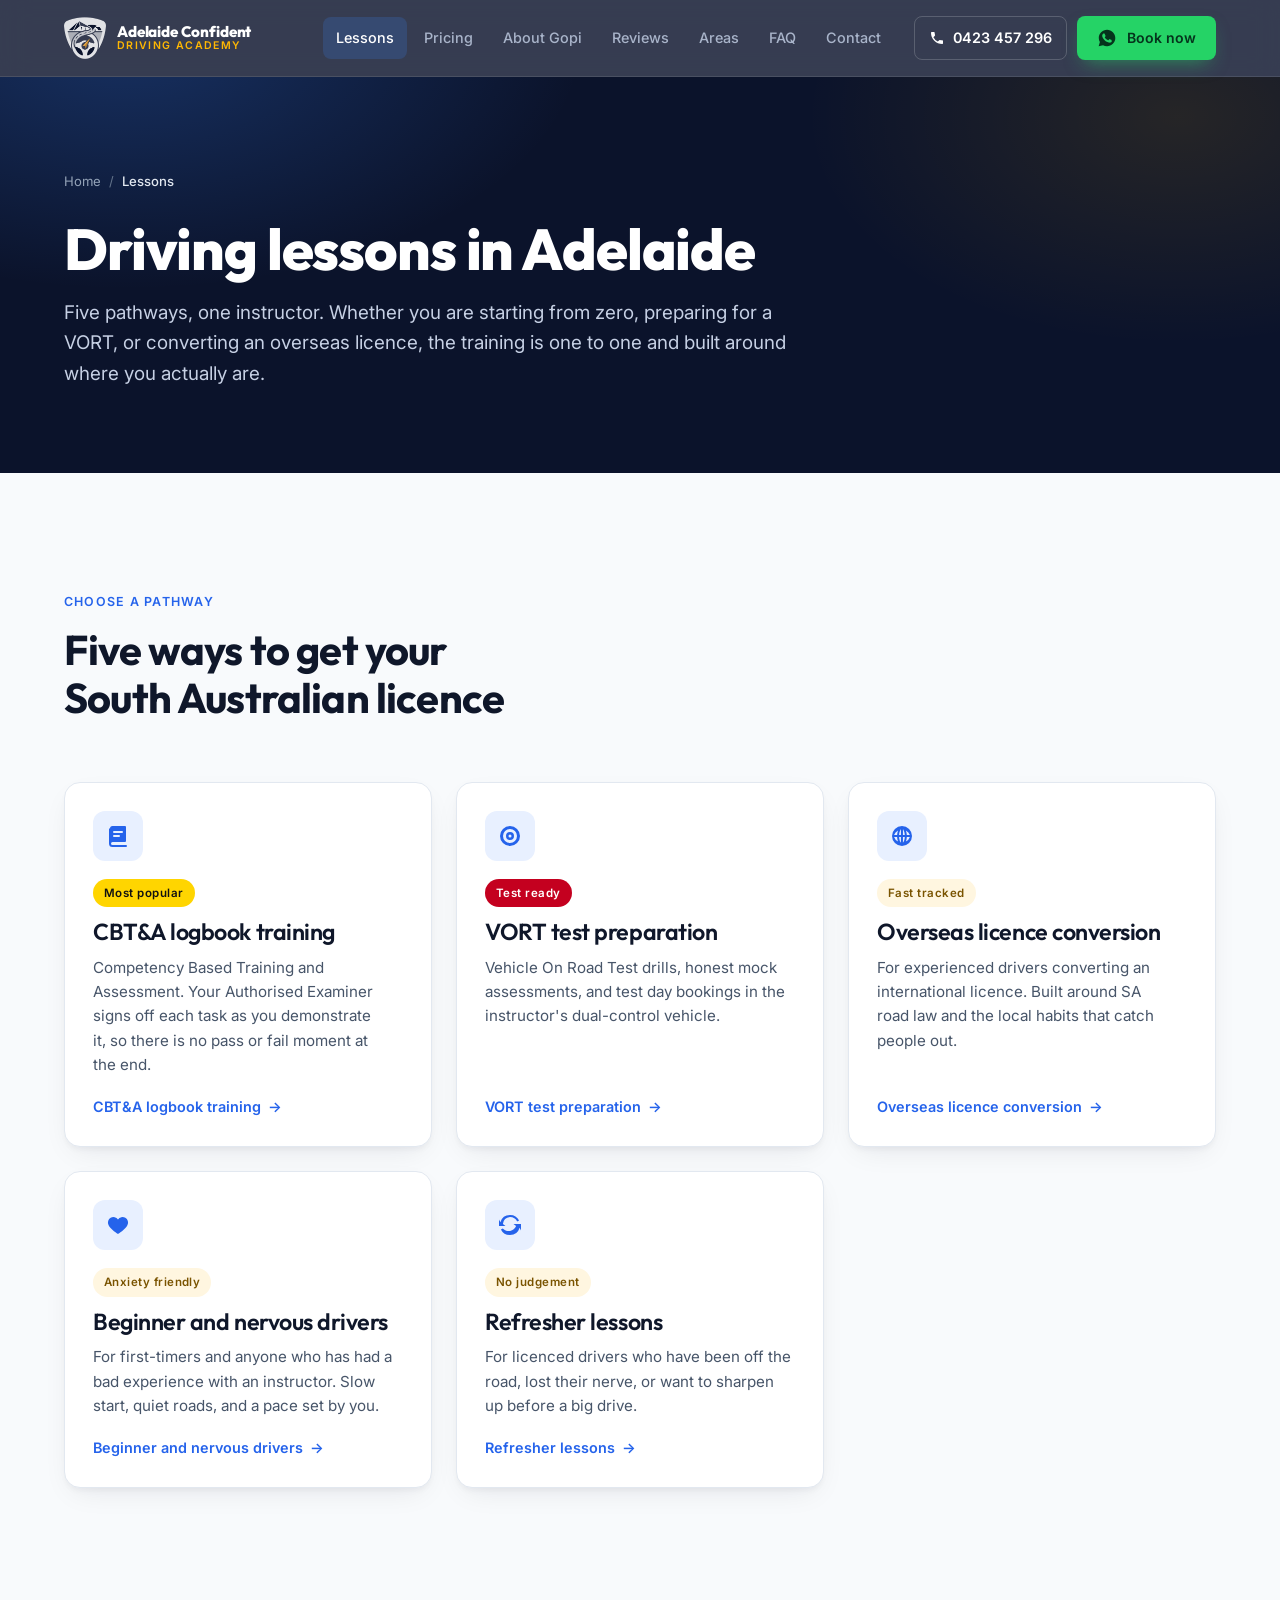
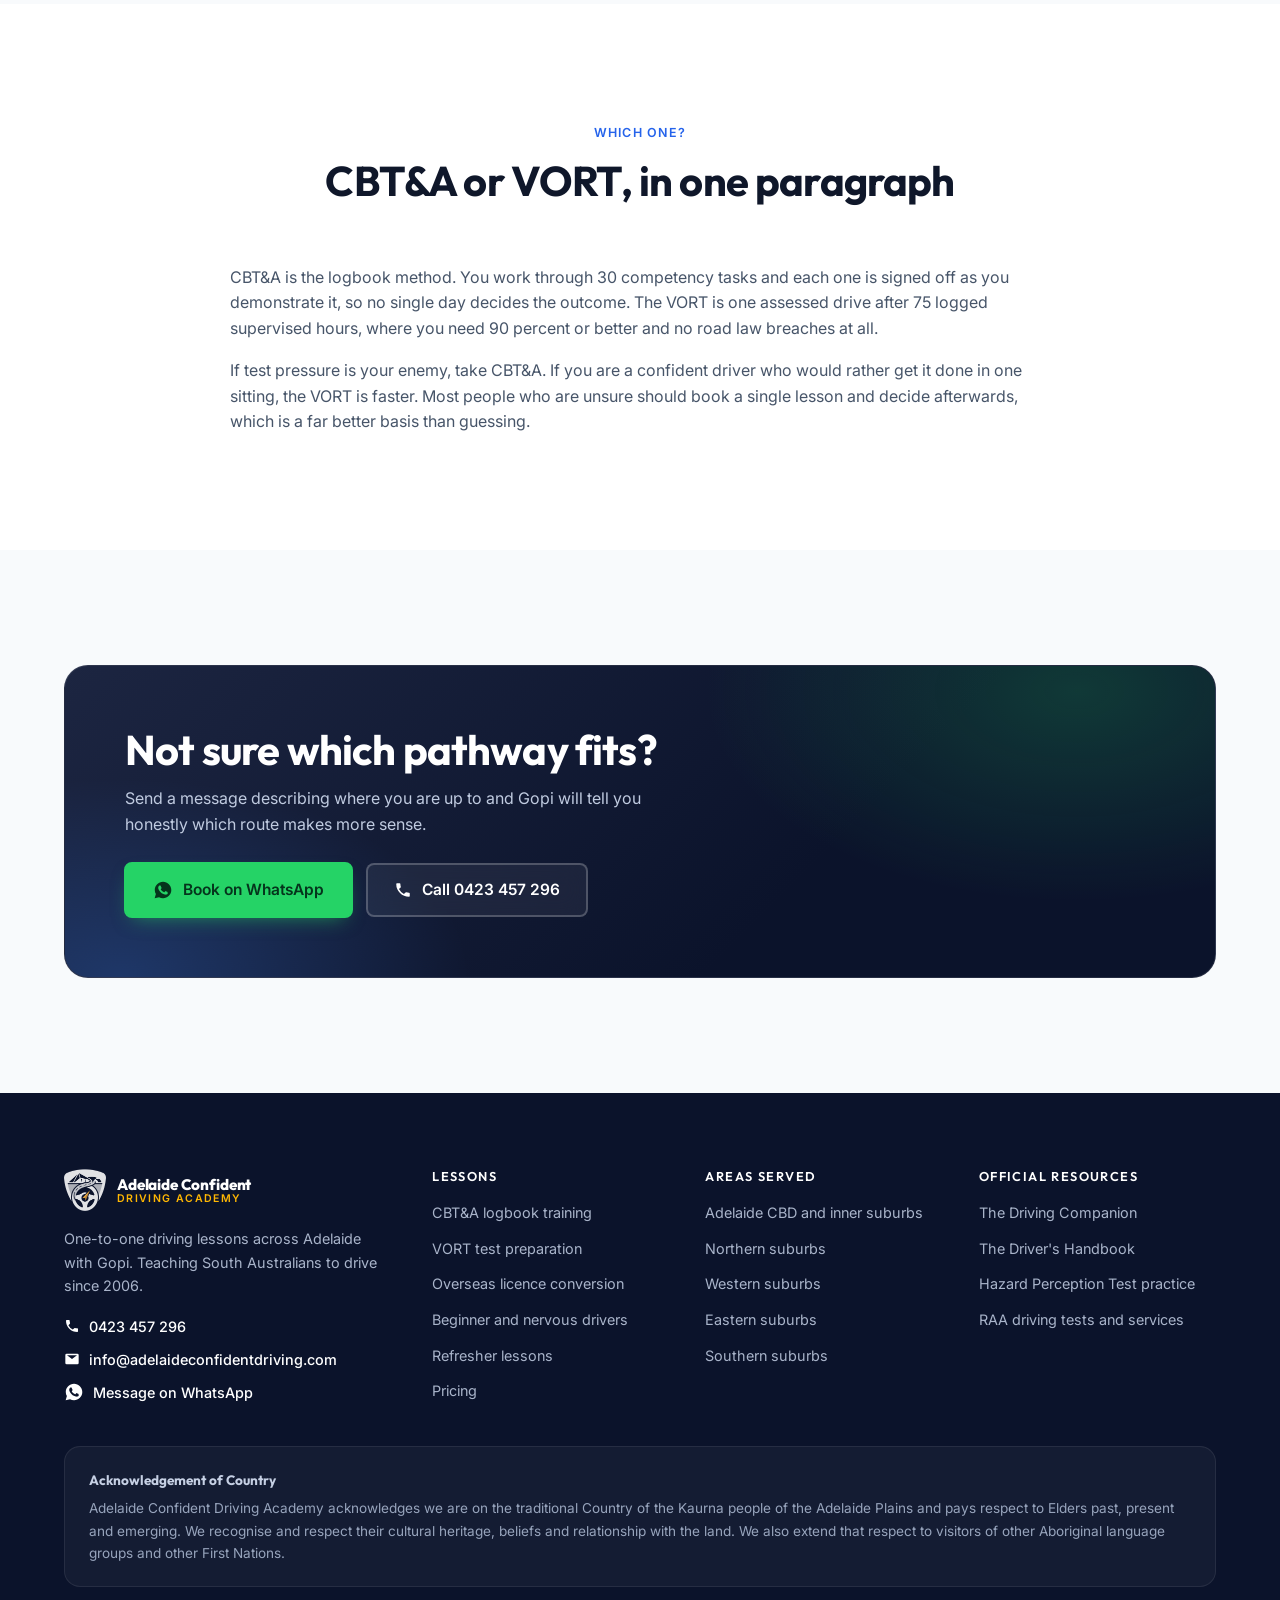
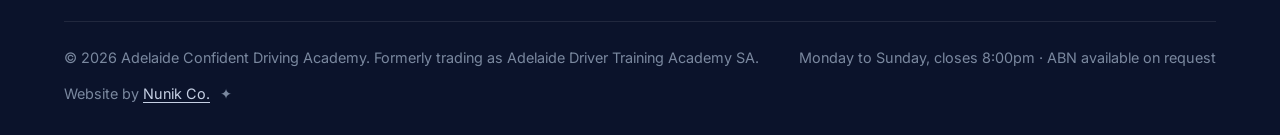
<file: services/index.html>
<!DOCTYPE html>
<html lang="en-AU">
<head>
<meta charset="utf-8">
<meta name="viewport" content="width=device-width, initial-scale=1, viewport-fit=cover">
<title>Driving Lessons Adelaide | CBT&amp;A, VORT &amp; Conversion</title>
<meta name="description" content="Compare driving lesson pathways in Adelaide: CBT&amp;A logbook training, VORT prep, overseas conversion, beginner and refresher lessons.">
<link rel="canonical" href="https://adelaideconfidentdriving.com/services/">
<meta name="robots" content="index, follow, max-image-preview:large, max-snippet:-1, max-video-preview:-1">
<meta name="theme-color" content="#0B132B">
<meta name="author" content="Adelaide Confident Driving Academy">
<meta name="geo.region" content="AU-SA">
<meta name="geo.placename" content="Adelaide">
<meta name="geo.position" content="-34.9285;138.6007">
<meta name="ICBM" content="-34.9285, 138.6007">

<meta property="og:site_name" content="Adelaide Confident Driving Academy">
<meta property="og:type" content="website">
<meta property="og:locale" content="en_AU">
<meta property="og:title" content="Driving Lessons Adelaide | CBT&amp;A, VORT &amp; Conversion">
<meta property="og:description" content="Compare driving lesson pathways in Adelaide: CBT&amp;A logbook training, VORT prep, overseas conversion, beginner and refresher lessons.">
<meta property="og:url" content="https://adelaideconfidentdriving.com/services/">
<meta property="og:image" content="https://adelaideconfidentdriving.com/assets/img/og-default.png">
<meta property="og:image:width" content="1200">
<meta property="og:image:height" content="630">
<meta property="og:image:alt" content="Adelaide Confident Driving Academy, five star rated driving school in Adelaide">
<meta name="twitter:card" content="summary_large_image">
<meta name="twitter:title" content="Driving Lessons Adelaide | CBT&amp;A, VORT &amp; Conversion">
<meta name="twitter:description" content="Compare driving lesson pathways in Adelaide: CBT&amp;A logbook training, VORT prep, overseas conversion, beginner and refresher lessons.">
<meta name="twitter:image" content="https://adelaideconfidentdriving.com/assets/img/og-default.png">

<link rel="icon" href="/favicon.ico" sizes="any">
<link rel="icon" href="/assets/img/icon-192.png" type="image/png" sizes="192x192">
<link rel="apple-touch-icon" href="/assets/img/apple-touch-icon.png">
<link rel="manifest" href="/site.webmanifest">
<link rel="author" href="/humans.txt" type="text/plain">

<link rel="preconnect" href="https://fonts.googleapis.com">
<link rel="preconnect" href="https://fonts.gstatic.com" crossorigin>
<!-- Loaded normally rather than with a media=print/onload swap: the CSP forbids
     inline event handlers, and display=swap already prevents invisible text. -->
<link rel="stylesheet" href="https://fonts.googleapis.com/css2?family=Outfit:wght@600;700;800&family=Inter:wght@400;500;600&display=swap">
<link rel="stylesheet" href="/assets/css/site.css?v=8c6334c6">
<script src="/assets/js/site.js?v=108efda3" defer></script>
<script type="application/ld+json">{"@context":"https://schema.org","@graph":[{"@type":["DrivingSchool","LocalBusiness"],"@id":"https://adelaideconfidentdriving.com/#business","name":"Adelaide Confident Driving Academy","alternateName":["Adelaide Confident Driving","Adelaide Driver Training Academy SA","ACDA"],"description":"One-to-one driving school serving Adelaide and South Australia. CBT&A logbook training, VORT test preparation, overseas licence conversion and lessons for nervous beginners.","url":"https://adelaideconfidentdriving.com/","telephone":"+61423457296","email":"info@adelaideconfidentdriving.com","foundingDate":"2006","image":"https://adelaideconfidentdriving.com/assets/img/og-default.png","logo":{"@type":"ImageObject","url":"https://adelaideconfidentdriving.com/assets/img/icon-512.png","width":512,"height":512},"priceRange":"$$","currenciesAccepted":"AUD","address":{"@type":"PostalAddress","addressLocality":"Adelaide","addressRegion":"SA","addressCountry":"AU"},"geo":{"@type":"GeoCoordinates","latitude":"-34.9285","longitude":"138.6007"},"areaServed":[{"@type":"City","name":"Adelaide"},{"@type":"Place","name":"Adelaide CBD"},{"@type":"Place","name":"North Adelaide"},{"@type":"Place","name":"Norwood"},{"@type":"Place","name":"Unley"},{"@type":"Place","name":"Prospect"},{"@type":"Place","name":"Parkside"},{"@type":"Place","name":"Hindmarsh"},{"@type":"Place","name":"Thebarton"},{"@type":"Place","name":"Kent Town"},{"@type":"Place","name":"Goodwood"},{"@type":"Place","name":"Salisbury"},{"@type":"Place","name":"Salisbury East"},{"@type":"Place","name":"Mawson Lakes"},{"@type":"Place","name":"Para Hills"},{"@type":"Place","name":"Gepps Cross"},{"@type":"Place","name":"Pooraka"},{"@type":"Place","name":"Ingle Farm"},{"@type":"Place","name":"Modbury"},{"@type":"Place","name":"Golden Grove"},{"@type":"Place","name":"Munno Para"},{"@type":"Place","name":"Port Adelaide"},{"@type":"Place","name":"Woodville"},{"@type":"Place","name":"Henley Beach"},{"@type":"Place","name":"Findon"},{"@type":"Place","name":"Seaton"},{"@type":"Place","name":"West Lakes"},{"@type":"Place","name":"Fulham"},{"@type":"Place","name":"Grange"},{"@type":"Place","name":"Semaphore"},{"@type":"Place","name":"Royal Park"},{"@type":"Place","name":"Campbelltown"},{"@type":"Place","name":"Tea Tree Gully"},{"@type":"Place","name":"Magill"},{"@type":"Place","name":"Paradise"},{"@type":"Place","name":"Newton"},{"@type":"Place","name":"Burnside"},{"@type":"Place","name":"Glen Osmond"},{"@type":"Place","name":"Hectorville"},{"@type":"Place","name":"Kensington"},{"@type":"Place","name":"Marryatville"},{"@type":"Place","name":"Marion"},{"@type":"Place","name":"Mitcham"},{"@type":"Place","name":"Brighton"},{"@type":"Place","name":"Glenelg"},{"@type":"Place","name":"Somerton Park"},{"@type":"Place","name":"Plympton"},{"@type":"Place","name":"Edwardstown"},{"@type":"Place","name":"Ascot Park"},{"@type":"Place","name":"Clovelly Park"},{"@type":"Place","name":"Daw Park"}],"serviceArea":{"@type":"GeoCircle","geoMidpoint":{"@type":"GeoCoordinates","latitude":"-34.9285","longitude":"138.6007"},"geoRadius":"40000"},"openingHoursSpecification":[{"@type":"OpeningHoursSpecification","dayOfWeek":["Monday","Tuesday","Wednesday","Thursday","Friday","Saturday","Sunday"],"opens":"07:00","closes":"20:00"}],"aggregateRating":{"@type":"AggregateRating","ratingValue":"5.0","reviewCount":72,"bestRating":"5","worstRating":"1"},"review":[{"@type":"Review","author":{"@type":"Person","name":"Basil Eldhose"},"reviewRating":{"@type":"Rating","ratingValue":"5","bestRating":"5"},"reviewBody":"I had a great experience learning with Gopi. He is very patient, friendly, and explains everything in a simple way. His guidance helped me build confidence and pass my driving test on the first attempt."},{"@type":"Review","author":{"@type":"Person","name":"Zandy"},"reviewRating":{"@type":"Rating","ratingValue":"5","bestRating":"5"},"reviewBody":"Absolutely the best instructor in Adelaide, I know this because I have had many instructors before him. He really works hard to make sure you succeed, excellent teaching ability, and a positive attitude."},{"@type":"Review","author":{"@type":"Person","name":"Mina Prajapat"},"reviewRating":{"@type":"Rating","ratingValue":"5","bestRating":"5"},"reviewBody":"I can't thank Gopi Sir enough for all the support and patience he showed during my driving lessons, especially while I was in my 9th month of pregnancy. His calm demeanor and clear guidance made it possible."},{"@type":"Review","author":{"@type":"Person","name":"Chinthika Samarakoon"},"reviewRating":{"@type":"Rating","ratingValue":"5","bestRating":"5"},"reviewBody":"I did my overseas licence conversion through CBT&A with Gopi and got the full SA driver's licence. Gopi was an excellent teacher, kind, respectful, and patient throughout the entire process."},{"@type":"Review","author":{"@type":"Person","name":"Vedant Saini"},"reviewRating":{"@type":"Rating","ratingValue":"5","bestRating":"5"},"reviewBody":"Excellent instructor! Gopi really knows his stuff. Lots of tips and tricks which got my confidence up. Passed my CBT&A with an Auditor in the car on the first try!"},{"@type":"Review","author":{"@type":"Person","name":"Xander Schofield"},"reviewRating":{"@type":"Rating","ratingValue":"5","bestRating":"5"},"reviewBody":"Gopi was incredibly helpful in getting my P's. In the session right before the exam, he helped correct mistakes quickly and efficiently."},{"@type":"Review","author":{"@type":"Person","name":"Anh Quang Le Van"},"reviewRating":{"@type":"Rating","ratingValue":"5","bestRating":"5"},"reviewBody":"Experienced, gentle, and patient enough to help me pass the full license test in just 2 training sessions. He organized early timeframes for my urgent timeline."},{"@type":"Review","author":{"@type":"Person","name":"Aishwarya Menon"},"reviewRating":{"@type":"Rating","ratingValue":"5","bestRating":"5"},"reviewBody":"I passed my driving test the first time! Gopi uncle broke down each task and ensured I understood the movement prior to attempting it on the road."}],"employee":{"@id":"https://adelaideconfidentdriving.com/about/#gopi"},"founder":{"@id":"https://adelaideconfidentdriving.com/about/#gopi"},"sameAs":["https://share.google/oz1qiCDrlBlNMlHzZ","https://www.google.com/search?kgmid=/g/11vqnhx90x","https://adelaidedrivertrainingacademysa.com.au"],"hasOfferCatalog":{"@type":"OfferCatalog","name":"Driving lessons and assessments","itemListElement":[{"@type":"Offer","itemOffered":{"@type":"Service","name":"CBT&A logbook training","url":"https://adelaideconfidentdriving.com/services/cbta-logbook-training/"}},{"@type":"Offer","itemOffered":{"@type":"Service","name":"VORT test preparation","url":"https://adelaideconfidentdriving.com/services/vort-test-preparation/"}},{"@type":"Offer","itemOffered":{"@type":"Service","name":"Overseas licence conversion","url":"https://adelaideconfidentdriving.com/services/overseas-licence-conversion/"}},{"@type":"Offer","itemOffered":{"@type":"Service","name":"Beginner and nervous drivers","url":"https://adelaideconfidentdriving.com/services/beginner-driving-lessons/"}},{"@type":"Offer","itemOffered":{"@type":"Service","name":"Refresher lessons","url":"https://adelaideconfidentdriving.com/services/refresher-driving-lessons/"}}]}},{"@type":"BreadcrumbList","itemListElement":[{"@type":"ListItem","position":1,"name":"Home","item":"https://adelaideconfidentdriving.com/"},{"@type":"ListItem","position":2,"name":"Lessons","item":"https://adelaideconfidentdriving.com/services/"}]},{"@type":"ItemList","itemListElement":[{"@type":"ListItem","position":1,"name":"CBT&A logbook training","url":"https://adelaideconfidentdriving.com/services/cbta-logbook-training/"},{"@type":"ListItem","position":2,"name":"VORT test preparation","url":"https://adelaideconfidentdriving.com/services/vort-test-preparation/"},{"@type":"ListItem","position":3,"name":"Overseas licence conversion","url":"https://adelaideconfidentdriving.com/services/overseas-licence-conversion/"},{"@type":"ListItem","position":4,"name":"Beginner and nervous drivers","url":"https://adelaideconfidentdriving.com/services/beginner-driving-lessons/"},{"@type":"ListItem","position":5,"name":"Refresher lessons","url":"https://adelaideconfidentdriving.com/services/refresher-driving-lessons/"}]}]}</script>
</head>
<body>
<a class="skip-link" href="#main">Skip to content</a>
<header class="site-header">
  <div class="wrap">
    <nav class="nav" aria-label="Main">
      <a class="brand" href="/">
        <img src="/assets/img/logo-mark-light.png" alt="" width="42" height="42">
        <span class="brand-text">
          <b>Adelaide Confident</b>
          <span>Driving Academy</span>
        </span>
      </a>
      <ul class="nav-links" id="nav-links"><li><a href="/services/" aria-current="page">Lessons</a></li><li><a href="/pricing/">Pricing</a></li><li><a href="/about/">About Gopi</a></li><li><a href="/reviews/">Reviews</a></li><li><a href="/service-areas/">Areas</a></li><li><a href="/faq/">FAQ</a></li><li><a href="/contact/">Contact</a></li></ul>
      <div class="nav-cta">
        <a class="nav-call" href="tel:+61423457296"><svg aria-hidden="true" width="16" height="16" viewBox="0 0 24 24" fill="currentColor"><path d="M6.6 10.8a15.1 15.1 0 0 0 6.6 6.6l2.2-2.2a1 1 0 0 1 1-.25c1.1.37 2.3.57 3.6.57a1 1 0 0 1 1 1V20a1 1 0 0 1-1 1A17 17 0 0 1 3 4a1 1 0 0 1 1-1h3.5a1 1 0 0 1 1 1c0 1.25.2 2.45.57 3.57a1 1 0 0 1-.25 1l-2.22 2.23Z"/></svg><span>0423 457 296</span></a>
        <a class="btn btn--whatsapp btn--sm" href="https://wa.me/61423457296?text=Hi%20Gopi%2C%20I%27d%20like%20to%20book%20a%20driving%20lesson%20with%20Adelaide%20Confident%20Driving%20Academy.%20Could%20you%20let%20me%20know%20your%20availability%3F" rel="noopener"><svg aria-hidden="true" width="20" height="20" viewBox="0 0 24 24" fill="currentColor"><path d="M12.04 2C6.58 2 2.13 6.45 2.13 11.91c0 1.75.46 3.45 1.32 4.95L2 22l5.25-1.38a9.87 9.87 0 0 0 4.79 1.22h.01c5.46 0 9.91-4.45 9.91-9.91S17.5 2 12.04 2Zm5.8 14.17c-.24.68-1.4 1.3-1.95 1.35-.5.05-1.13.07-1.83-.11-.42-.11-.96-.29-1.65-.59-2.9-1.25-4.8-4.17-4.94-4.36-.15-.19-1.19-1.58-1.19-3.02s.76-2.14 1.03-2.44c.27-.29.58-.37.78-.37h.56c.18 0 .42-.07.66.5.24.59.83 2.03.9 2.18.07.15.12.32.02.51-.09.19-.14.31-.28.48-.14.17-.29.37-.42.5-.14.14-.28.29-.12.57.16.29.71 1.17 1.53 1.9 1.05.94 1.94 1.23 2.22 1.37.27.14.43.12.59-.07.16-.19.68-.79.86-1.07.18-.27.36-.22.61-.13.24.09 1.55.73 1.82.86.27.14.44.2.5.32.07.11.07.65-.17 1.33Z"/></svg> Book now</a>
        <button class="nav-toggle" type="button" aria-expanded="false" aria-controls="nav-links" aria-label="Menu"><span></span></button>
      </div>
    </nav>
  </div>
</header>

<main id="main">
<section class="page-hero">
  <nav class="crumbs" aria-label="Breadcrumb"><div class="wrap"><ol><li><a href="/">Home</a></li><li><span aria-current="page">Lessons</span></li></ol></div></nav>
  <div class="wrap">
    <h1>Driving lessons in Adelaide</h1>
    <p class="lede">Five pathways, one instructor. Whether you are starting from zero,
    preparing for a VORT, or converting an overseas licence, the training is one to one and
    built around where you actually are.</p>
  </div>
</section>

<section class="section">
  <div class="wrap">
    <div class="section-head"><p class="eyebrow">Choose a pathway</p>
    <h2>Five ways to get your South Australian licence</h2></div>
    <div class="grid grid--3"><article class="card reveal" data-delay="0">
  <span class="card-icon"><svg aria-hidden="true" width="24" height="24" viewBox="0 0 24 24" fill="currentColor"><path d="M4 4.5A2.5 2.5 0 0 1 6.5 2H19a1 1 0 0 1 1 1v14a1 1 0 0 1-1 1H6.5a1.5 1.5 0 0 0 0 3H20a1 1 0 1 1 0 2H6.5A3.5 3.5 0 0 1 3 19.5v-15Zm4 2.5a1 1 0 0 0 0 2h8a1 1 0 1 0 0-2H8Zm0 4a1 1 0 1 0 0 2h5a1 1 0 1 0 0-2H8Z"/></svg></span>
  <span class="chip chip--plate-yellow" style="align-self:flex-start;margin-bottom:12px">Most popular</span>
  <h3>CBT&amp;A logbook training</h3><p>Competency Based Training and Assessment. Your Authorised Examiner signs off each task as you demonstrate it, so there is no pass or fail moment at the end.</p>
  <a class="card-link" href="/services/cbta-logbook-training/">CBT&amp;A logbook training</a>
</article><article class="card reveal" data-delay="60">
  <span class="card-icon"><svg aria-hidden="true" width="24" height="24" viewBox="0 0 24 24" fill="currentColor"><path d="M12 2a10 10 0 1 0 0 20 10 10 0 0 0 0-20Zm0 3a7 7 0 1 1 0 14 7 7 0 0 1 0-14Zm0 3a4 4 0 1 0 0 8 4 4 0 0 0 0-8Zm0 2.5a1.5 1.5 0 1 1 0 3 1.5 1.5 0 0 1 0-3Z"/></svg></span>
  <span class="chip chip--plate-red" style="align-self:flex-start;margin-bottom:12px">Test ready</span>
  <h3>VORT test preparation</h3><p>Vehicle On Road Test drills, honest mock assessments, and test day bookings in the instructor&#x27;s dual-control vehicle.</p>
  <a class="card-link" href="/services/vort-test-preparation/">VORT test preparation</a>
</article><article class="card reveal" data-delay="120">
  <span class="card-icon"><svg aria-hidden="true" width="24" height="24" viewBox="0 0 24 24" fill="currentColor"><path d="M12 2a10 10 0 1 0 0 20 10 10 0 0 0 0-20ZM4.06 13h3.02c.1 1.72.45 3.32.98 4.6A8.02 8.02 0 0 1 4.06 13Zm3.02-2H4.06a8.02 8.02 0 0 1 4-4.6c-.53 1.28-.88 2.88-.98 4.6Zm2 0c.13-2.04.6-3.74 1.2-4.78.24-.4.47-.68.66-.85V11H9.08Zm3.86 0V5.37c.19.17.42.45.66.85.6 1.04 1.07 2.74 1.2 4.78h-1.86Zm0 2h1.86c-.13 2.04-.6 3.74-1.2 4.78-.24.4-.47.68-.66.85V13Zm-2 0v5.63c-.19-.17-.42-.45-.66-.85-.6-1.04-1.07-2.74-1.2-4.78h1.86Zm5.9 0h3.02a8.02 8.02 0 0 1-4 4.6c.53-1.28.88-2.88.98-4.6Zm0-2c-.1-1.72-.45-3.32-.98-4.6a8.02 8.02 0 0 1 4 4.6h-3.02Z"/></svg></span>
  <span class="chip chip--gold" style="align-self:flex-start;margin-bottom:12px">Fast tracked</span>
  <h3>Overseas licence conversion</h3><p>For experienced drivers converting an international licence. Built around SA road law and the local habits that catch people out.</p>
  <a class="card-link" href="/services/overseas-licence-conversion/">Overseas licence conversion</a>
</article><article class="card reveal" data-delay="180">
  <span class="card-icon"><svg aria-hidden="true" width="24" height="24" viewBox="0 0 24 24" fill="currentColor"><path d="M12 21s-7.5-4.6-9.5-9A5.5 5.5 0 0 1 12 6.5 5.5 5.5 0 0 1 21.5 12c-2 4.4-9.5 9-9.5 9Z"/></svg></span>
  <span class="chip chip--gold" style="align-self:flex-start;margin-bottom:12px">Anxiety friendly</span>
  <h3>Beginner and nervous drivers</h3><p>For first-timers and anyone who has had a bad experience with an instructor. Slow start, quiet roads, and a pace set by you.</p>
  <a class="card-link" href="/services/beginner-driving-lessons/">Beginner and nervous drivers</a>
</article><article class="card reveal" data-delay="240">
  <span class="card-icon"><svg aria-hidden="true" width="24" height="24" viewBox="0 0 24 24" fill="currentColor"><path d="M12 4a8 8 0 0 1 7.2 4.5l1.9-.9A10 10 0 0 0 12 2a10 10 0 0 0-9.6 7.2L1 6.5V13h6.5l-2.6-2.1A8 8 0 0 1 12 4Zm10 7h-6.5l2.6 2.1A8 8 0 0 1 4.8 15.5l-1.9.9A10 10 0 0 0 12 22a10 10 0 0 0 9.6-7.2l1.4 2.7V11Z"/></svg></span>
  <span class="chip chip--gold" style="align-self:flex-start;margin-bottom:12px">No judgement</span>
  <h3>Refresher lessons</h3><p>For licenced drivers who have been off the road, lost their nerve, or want to sharpen up before a big drive.</p>
  <a class="card-link" href="/services/refresher-driving-lessons/">Refresher lessons</a>
</article></div>
  </div>
</section>

<section class="section section--tint">
  <div class="wrap">
    <div class="section-head section-head--center">
      <p class="eyebrow">Which one?</p>
      <h2>CBT&amp;A or VORT, in one paragraph</h2>
    </div>
    <div class="wrap--narrow prose" style="margin-inline:auto">
      <p>CBT&amp;A is the logbook method. You work through 30 competency tasks and each one is
      signed off as you demonstrate it, so no single day decides the outcome. The VORT is one
      assessed drive after 75 logged supervised hours, where you need 90 percent or better and
      no road law breaches at all.</p>
      <p>If test pressure is your enemy, take CBT&amp;A. If you are a confident driver who would
      rather get it done in one sitting, the VORT is faster. Most people who are unsure should
      book a single lesson and decide afterwards, which is a far better basis than guessing.</p>
    </div>
  </div>
</section>
<section class="section"><div class="wrap">
  <div class="cta-band reveal">
    <h2>Not sure which pathway fits?</h2>
    <p>Send a message describing where you are up to and Gopi will tell you honestly which route makes more sense.</p>
    <div class="btn-row">
      <a class="btn btn--whatsapp pulse" href="https://wa.me/61423457296?text=Hi%20Gopi%2C%20I%27d%20like%20to%20book%20a%20driving%20lesson.%20Here%27s%20a%20bit%20about%20where%20I%27m%20at%3A" rel="noopener"><svg aria-hidden="true" width="20" height="20" viewBox="0 0 24 24" fill="currentColor"><path d="M12.04 2C6.58 2 2.13 6.45 2.13 11.91c0 1.75.46 3.45 1.32 4.95L2 22l5.25-1.38a9.87 9.87 0 0 0 4.79 1.22h.01c5.46 0 9.91-4.45 9.91-9.91S17.5 2 12.04 2Zm5.8 14.17c-.24.68-1.4 1.3-1.95 1.35-.5.05-1.13.07-1.83-.11-.42-.11-.96-.29-1.65-.59-2.9-1.25-4.8-4.17-4.94-4.36-.15-.19-1.19-1.58-1.19-3.02s.76-2.14 1.03-2.44c.27-.29.58-.37.78-.37h.56c.18 0 .42-.07.66.5.24.59.83 2.03.9 2.18.07.15.12.32.02.51-.09.19-.14.31-.28.48-.14.17-.29.37-.42.5-.14.14-.28.29-.12.57.16.29.71 1.17 1.53 1.9 1.05.94 1.94 1.23 2.22 1.37.27.14.43.12.59-.07.16-.19.68-.79.86-1.07.18-.27.36-.22.61-.13.24.09 1.55.73 1.82.86.27.14.44.2.5.32.07.11.07.65-.17 1.33Z"/></svg> Book on WhatsApp</a>
      <a class="btn btn--ghost" href="tel:+61423457296"><svg aria-hidden="true" width="18" height="18" viewBox="0 0 24 24" fill="currentColor"><path d="M6.6 10.8a15.1 15.1 0 0 0 6.6 6.6l2.2-2.2a1 1 0 0 1 1-.25c1.1.37 2.3.57 3.6.57a1 1 0 0 1 1 1V20a1 1 0 0 1-1 1A17 17 0 0 1 3 4a1 1 0 0 1 1-1h3.5a1 1 0 0 1 1 1c0 1.25.2 2.45.57 3.57a1 1 0 0 1-.25 1l-2.22 2.23Z"/></svg> Call 0423 457 296</a>
    </div>
  </div>
</div></section>
</main>
<footer class="site-footer">
  <div class="wrap">
    <div class="footer-grid">
      <div class="footer-brand">
        <a class="brand" href="/">
          <img src="/assets/img/logo-mark-light.png" alt="" width="42" height="42">
          <span class="brand-text"><b>Adelaide Confident</b><span>Driving Academy</span></span>
        </a>
        <p>One-to-one driving lessons across Adelaide with Gopi. Teaching South Australians
        to drive since 2006.</p>
        <div class="footer-contact">
          <a href="tel:+61423457296"><svg aria-hidden="true" width="16" height="16" viewBox="0 0 24 24" fill="currentColor"><path d="M6.6 10.8a15.1 15.1 0 0 0 6.6 6.6l2.2-2.2a1 1 0 0 1 1-.25c1.1.37 2.3.57 3.6.57a1 1 0 0 1 1 1V20a1 1 0 0 1-1 1A17 17 0 0 1 3 4a1 1 0 0 1 1-1h3.5a1 1 0 0 1 1 1c0 1.25.2 2.45.57 3.57a1 1 0 0 1-.25 1l-2.22 2.23Z"/></svg> 0423 457 296</a>
          <a href="mailto:info@adelaideconfidentdriving.com"><svg aria-hidden="true" width="16" height="16" viewBox="0 0 24 24" fill="currentColor"><path d="M2 6a2 2 0 0 1 2-2h16a2 2 0 0 1 2 2v12a2 2 0 0 1-2 2H4a2 2 0 0 1-2-2V6Zm2.5.5L12 12l7.5-5.5H4.5Z"/></svg> info@adelaideconfidentdriving.com</a>
          <a href="https://wa.me/61423457296?text=Hi%20Gopi%2C%20I%20found%20Adelaide%20Confident%20Driving%20Academy%20online%20and%20I%27d%20like%20to%20ask%20about%20driving%20lessons." rel="noopener"><svg aria-hidden="true" width="20" height="20" viewBox="0 0 24 24" fill="currentColor"><path d="M12.04 2C6.58 2 2.13 6.45 2.13 11.91c0 1.75.46 3.45 1.32 4.95L2 22l5.25-1.38a9.87 9.87 0 0 0 4.79 1.22h.01c5.46 0 9.91-4.45 9.91-9.91S17.5 2 12.04 2Zm5.8 14.17c-.24.68-1.4 1.3-1.95 1.35-.5.05-1.13.07-1.83-.11-.42-.11-.96-.29-1.65-.59-2.9-1.25-4.8-4.17-4.94-4.36-.15-.19-1.19-1.58-1.19-3.02s.76-2.14 1.03-2.44c.27-.29.58-.37.78-.37h.56c.18 0 .42-.07.66.5.24.59.83 2.03.9 2.18.07.15.12.32.02.51-.09.19-.14.31-.28.48-.14.17-.29.37-.42.5-.14.14-.28.29-.12.57.16.29.71 1.17 1.53 1.9 1.05.94 1.94 1.23 2.22 1.37.27.14.43.12.59-.07.16-.19.68-.79.86-1.07.18-.27.36-.22.61-.13.24.09 1.55.73 1.82.86.27.14.44.2.5.32.07.11.07.65-.17 1.33Z"/></svg> Message on WhatsApp</a>
        </div>
      </div>
      <div>
        <h4>Lessons</h4>
        <ul><li><a href="/services/cbta-logbook-training/">CBT&amp;A logbook training</a></li><li><a href="/services/vort-test-preparation/">VORT test preparation</a></li><li><a href="/services/overseas-licence-conversion/">Overseas licence conversion</a></li><li><a href="/services/beginner-driving-lessons/">Beginner and nervous drivers</a></li><li><a href="/services/refresher-driving-lessons/">Refresher lessons</a></li><li><a href="/pricing/">Pricing</a></li></ul>
      </div>
      <div>
        <h4>Areas served</h4>
        <ul><li><a href="/service-areas/#cbd">Adelaide CBD and inner suburbs</a></li><li><a href="/service-areas/#north">Northern suburbs</a></li><li><a href="/service-areas/#west">Western suburbs</a></li><li><a href="/service-areas/#east">Eastern suburbs</a></li><li><a href="/service-areas/#south">Southern suburbs</a></li></ul>
      </div>
      <div>
        <h4>Official resources</h4>
        <ul><li><a href="https://mylicence.sa.gov.au/the-driving-companion" rel="noopener nofollow" target="_blank">The Driving Companion</a></li><li><a href="https://mylicence.sa.gov.au/the-drivers-handbook" rel="noopener nofollow" target="_blank">The Driver&#x27;s Handbook</a></li><li><a href="https://mylicence.sa.gov.au/hazard-perception-test" rel="noopener nofollow" target="_blank">Hazard Perception Test practice</a></li><li><a href="https://www.raa.com.au/motoring-and-road-safety/driver-education" rel="noopener nofollow" target="_blank">RAA driving tests and services</a></li></ul>
      </div>
    </div>

    <div class="acknowledgement">
      <b>Acknowledgement of Country</b>
      Adelaide Confident Driving Academy acknowledges we are on the traditional Country of the Kaurna people of the Adelaide Plains and pays respect to Elders past, present and emerging. We recognise and respect their cultural heritage, beliefs and relationship with the land. We also extend that respect to visitors of other Aboriginal language groups and other First Nations.
    </div>

    <div class="footer-base">
      <p>&copy; <span data-year>2026</span> Adelaide Confident Driving Academy. Formerly trading as Adelaide Driver Training Academy SA.</p>
      <p>Monday to Sunday, closes 8:00pm &middot; ABN available on request</p>
      <p class="footer-credit">Website by <a href="https://nunik.co/book" target="_blank" rel="noopener">Nunik Co.</a>
      <a class="footer-egg" href="/built-by-nunik-co/" title="The story behind this site" aria-label="The story behind this site">&#10022;</a></p>
    </div>
  </div>
</footer>

<div class="action-bar">
  <a class="btn btn--ghost" href="tel:+61423457296"><svg aria-hidden="true" width="16" height="16" viewBox="0 0 24 24" fill="currentColor"><path d="M6.6 10.8a15.1 15.1 0 0 0 6.6 6.6l2.2-2.2a1 1 0 0 1 1-.25c1.1.37 2.3.57 3.6.57a1 1 0 0 1 1 1V20a1 1 0 0 1-1 1A17 17 0 0 1 3 4a1 1 0 0 1 1-1h3.5a1 1 0 0 1 1 1c0 1.25.2 2.45.57 3.57a1 1 0 0 1-.25 1l-2.22 2.23Z"/></svg> Call</a>
  <a class="btn btn--whatsapp" href="https://wa.me/61423457296?text=Hi%20Gopi%2C%20I%20found%20Adelaide%20Confident%20Driving%20Academy%20online%20and%20I%27d%20like%20to%20ask%20about%20driving%20lessons." rel="noopener"><svg aria-hidden="true" width="20" height="20" viewBox="0 0 24 24" fill="currentColor"><path d="M12.04 2C6.58 2 2.13 6.45 2.13 11.91c0 1.75.46 3.45 1.32 4.95L2 22l5.25-1.38a9.87 9.87 0 0 0 4.79 1.22h.01c5.46 0 9.91-4.45 9.91-9.91S17.5 2 12.04 2Zm5.8 14.17c-.24.68-1.4 1.3-1.95 1.35-.5.05-1.13.07-1.83-.11-.42-.11-.96-.29-1.65-.59-2.9-1.25-4.8-4.17-4.94-4.36-.15-.19-1.19-1.58-1.19-3.02s.76-2.14 1.03-2.44c.27-.29.58-.37.78-.37h.56c.18 0 .42-.07.66.5.24.59.83 2.03.9 2.18.07.15.12.32.02.51-.09.19-.14.31-.28.48-.14.17-.29.37-.42.5-.14.14-.28.29-.12.57.16.29.71 1.17 1.53 1.9 1.05.94 1.94 1.23 2.22 1.37.27.14.43.12.59-.07.16-.19.68-.79.86-1.07.18-.27.36-.22.61-.13.24.09 1.55.73 1.82.86.27.14.44.2.5.32.07.11.07.65-.17 1.33Z"/></svg> WhatsApp</a>
</div>
</body>
</html>
</file>
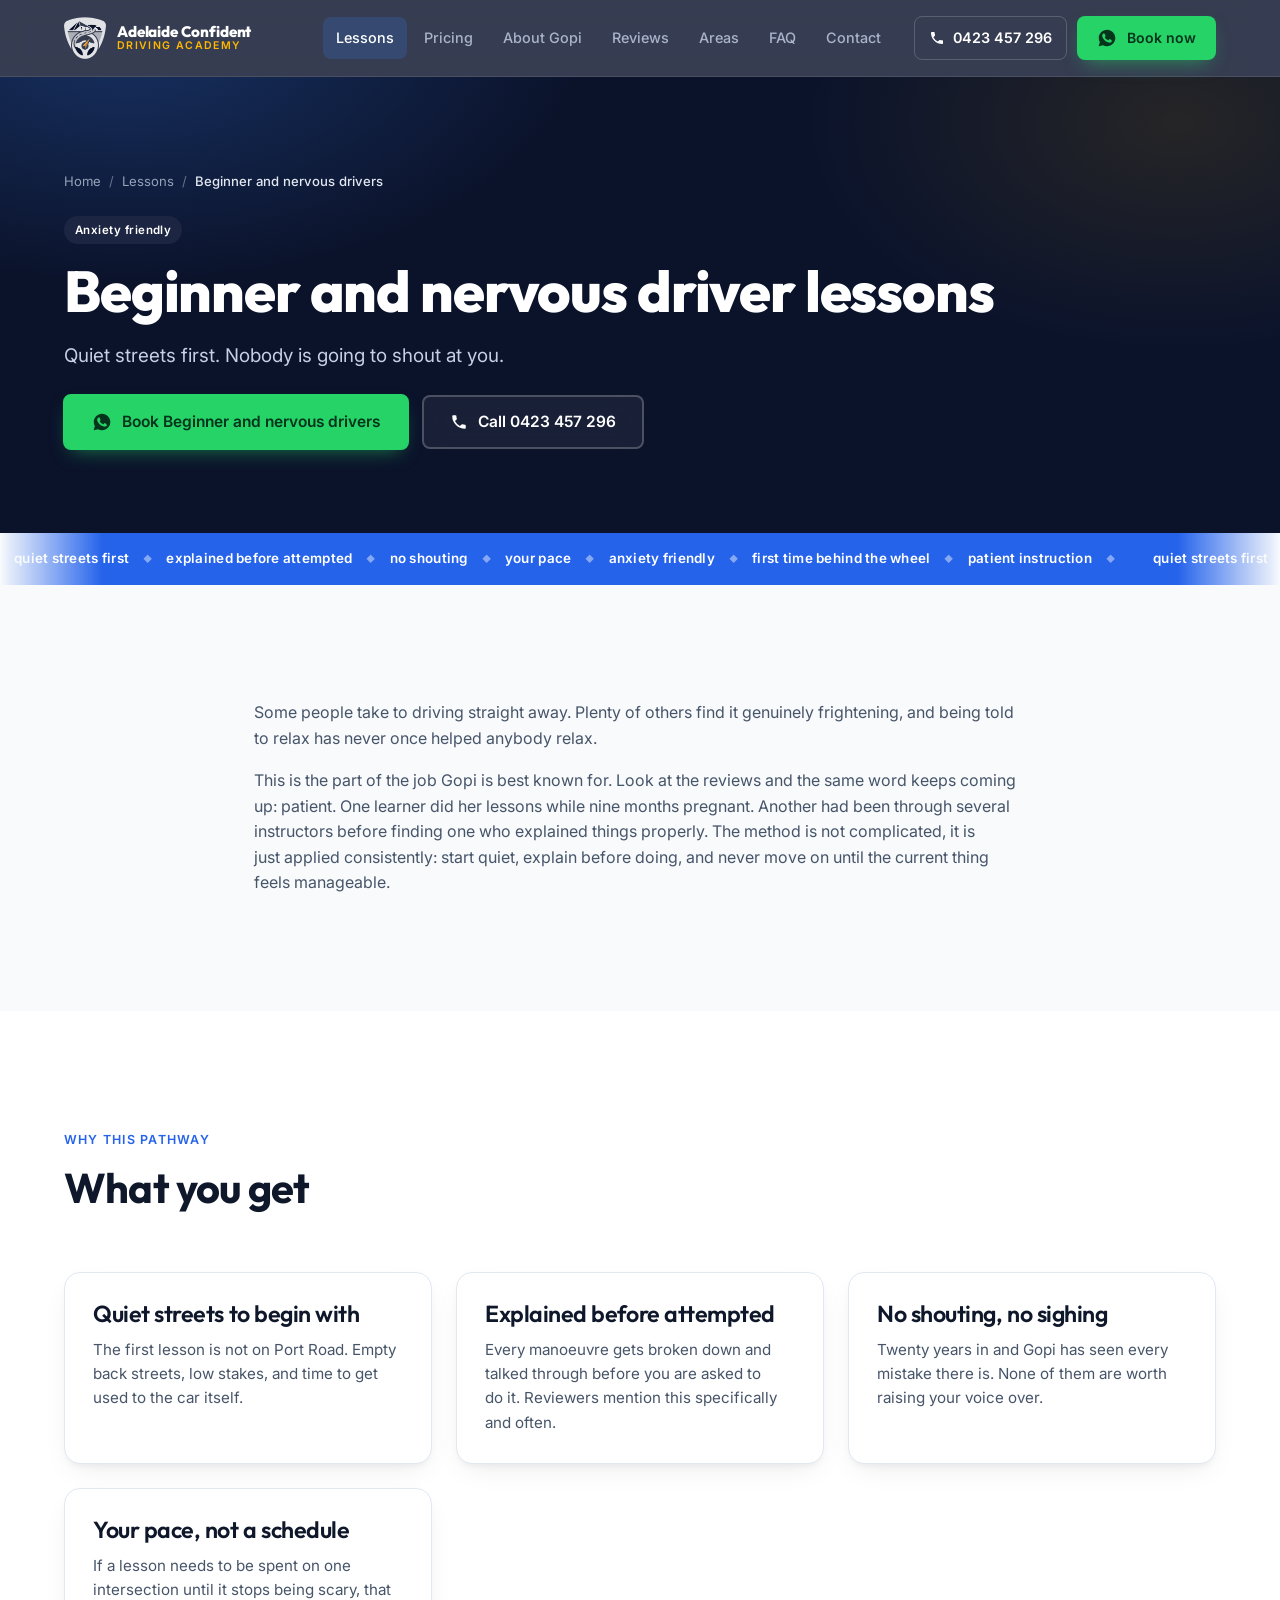
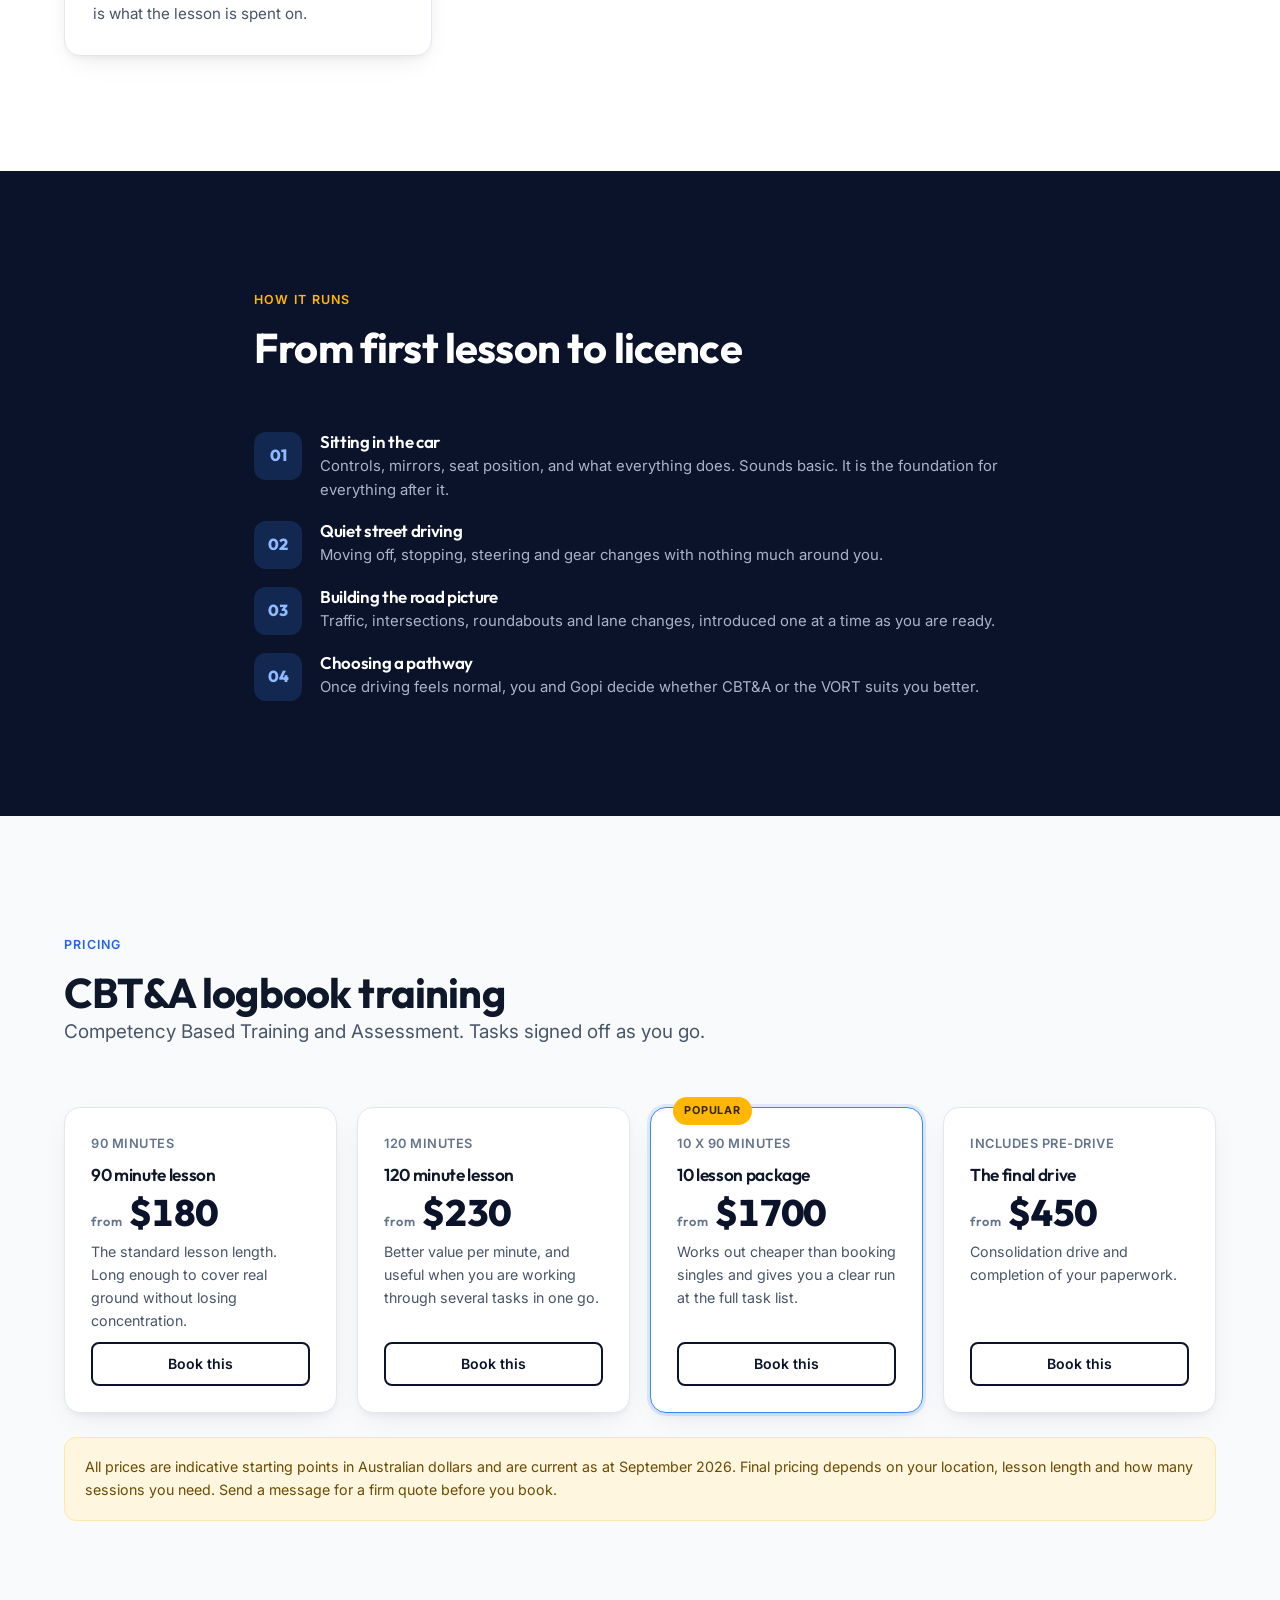
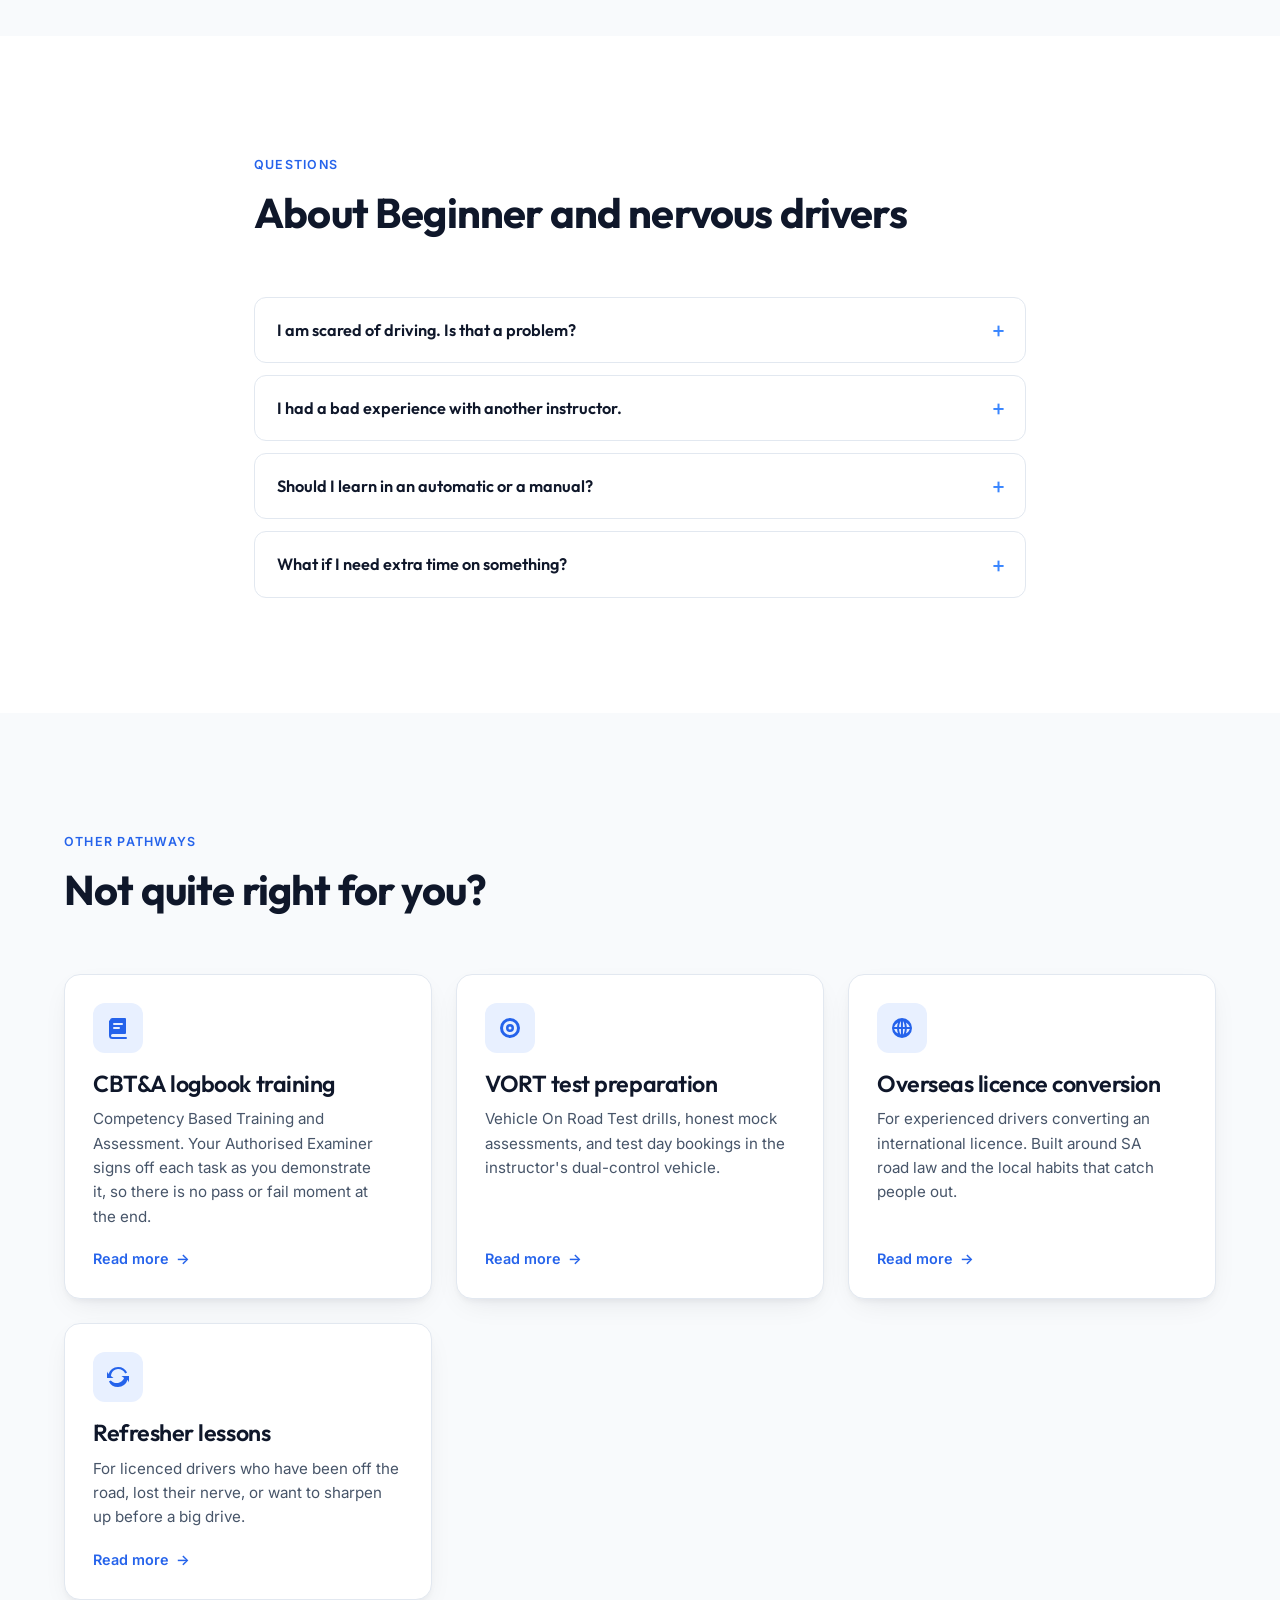
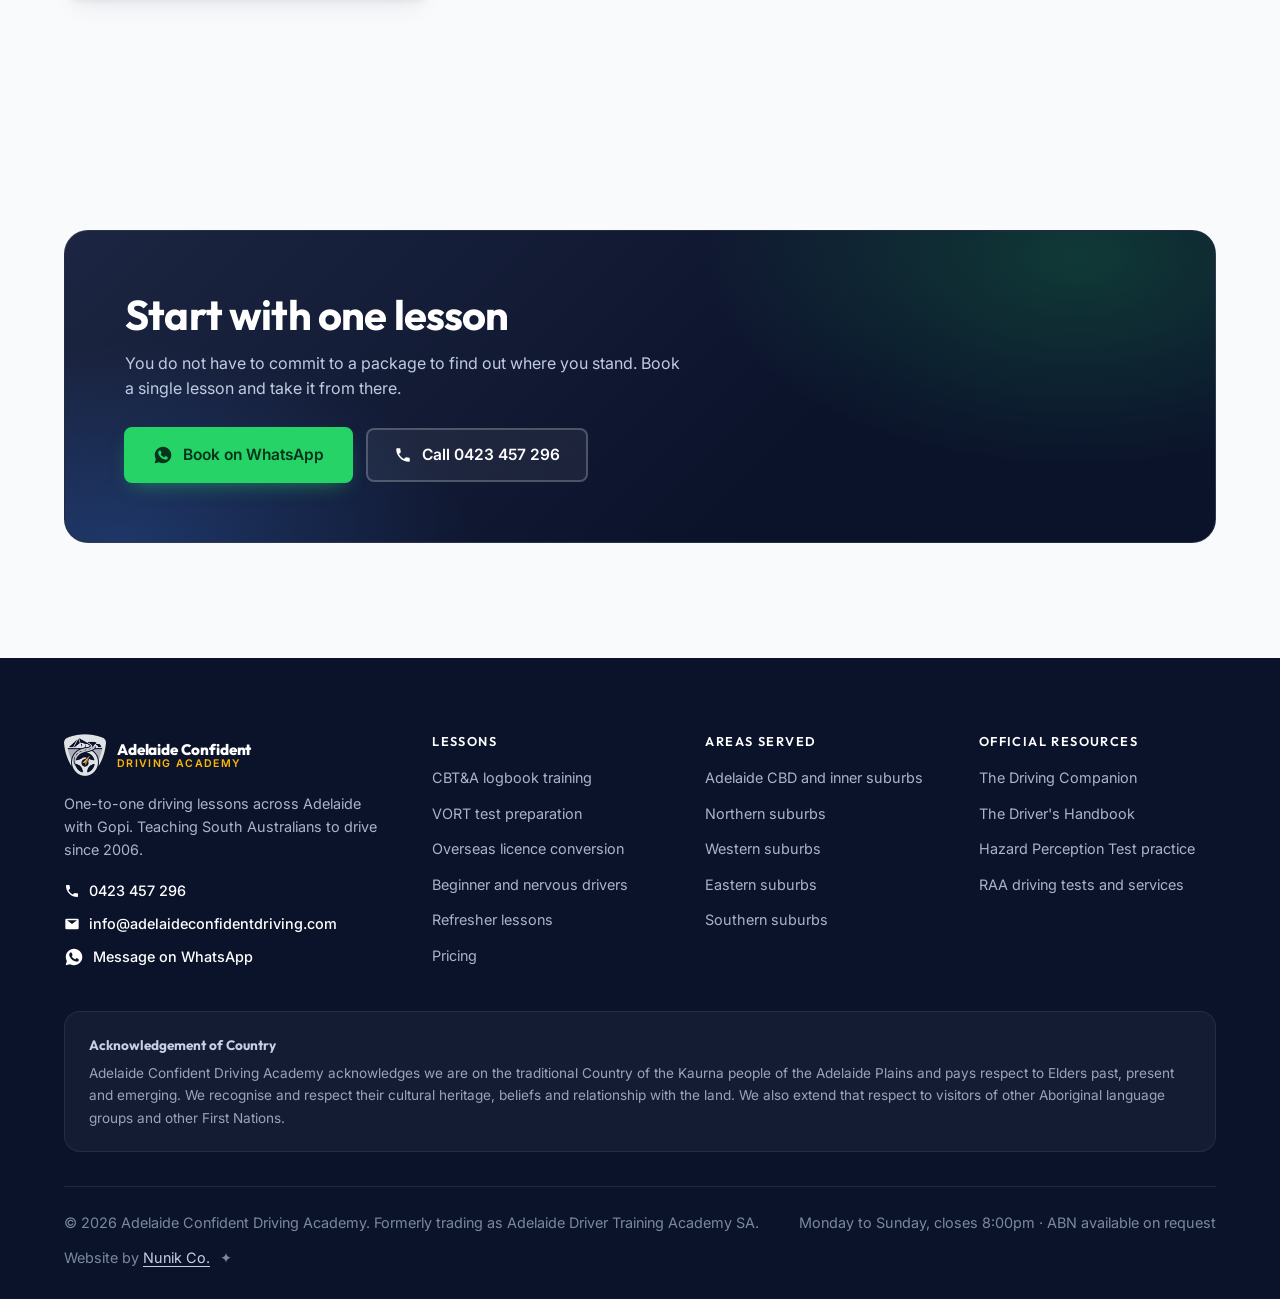
<file: services/beginner-driving-lessons/index.html>
<!DOCTYPE html>
<html lang="en-AU">
<head>
<meta charset="utf-8">
<meta name="viewport" content="width=device-width, initial-scale=1, viewport-fit=cover">
<title>Nervous Driver Lessons Adelaide | Patient Instructor</title>
<meta name="description" content="Calm, patient driving lessons in Adelaide for absolute beginners and anxious drivers. Quiet streets first, no shouting, no rushing. 5.0 stars.">
<link rel="canonical" href="https://adelaideconfidentdriving.com/services/beginner-driving-lessons/">
<meta name="robots" content="index, follow, max-image-preview:large, max-snippet:-1, max-video-preview:-1">
<meta name="theme-color" content="#0B132B">
<meta name="author" content="Adelaide Confident Driving Academy">
<meta name="geo.region" content="AU-SA">
<meta name="geo.placename" content="Adelaide">
<meta name="geo.position" content="-34.9285;138.6007">
<meta name="ICBM" content="-34.9285, 138.6007">

<meta property="og:site_name" content="Adelaide Confident Driving Academy">
<meta property="og:type" content="article">
<meta property="og:locale" content="en_AU">
<meta property="og:title" content="Nervous Driver Lessons Adelaide | Patient Instructor">
<meta property="og:description" content="Calm, patient driving lessons in Adelaide for absolute beginners and anxious drivers. Quiet streets first, no shouting, no rushing. 5.0 stars.">
<meta property="og:url" content="https://adelaideconfidentdriving.com/services/beginner-driving-lessons/">
<meta property="og:image" content="https://adelaideconfidentdriving.com/assets/img/og-default.png">
<meta property="og:image:width" content="1200">
<meta property="og:image:height" content="630">
<meta property="og:image:alt" content="Adelaide Confident Driving Academy, five star rated driving school in Adelaide">
<meta name="twitter:card" content="summary_large_image">
<meta name="twitter:title" content="Nervous Driver Lessons Adelaide | Patient Instructor">
<meta name="twitter:description" content="Calm, patient driving lessons in Adelaide for absolute beginners and anxious drivers. Quiet streets first, no shouting, no rushing. 5.0 stars.">
<meta name="twitter:image" content="https://adelaideconfidentdriving.com/assets/img/og-default.png">

<link rel="icon" href="/favicon.ico" sizes="any">
<link rel="icon" href="/assets/img/icon-192.png" type="image/png" sizes="192x192">
<link rel="apple-touch-icon" href="/assets/img/apple-touch-icon.png">
<link rel="manifest" href="/site.webmanifest">
<link rel="author" href="/humans.txt" type="text/plain">

<link rel="preconnect" href="https://fonts.googleapis.com">
<link rel="preconnect" href="https://fonts.gstatic.com" crossorigin>
<!-- Loaded normally rather than with a media=print/onload swap: the CSP forbids
     inline event handlers, and display=swap already prevents invisible text. -->
<link rel="stylesheet" href="https://fonts.googleapis.com/css2?family=Outfit:wght@600;700;800&family=Inter:wght@400;500;600&display=swap">
<link rel="stylesheet" href="/assets/css/site.css?v=8c6334c6">
<script src="/assets/js/site.js?v=108efda3" defer></script>
<script type="application/ld+json">{"@context":"https://schema.org","@graph":[{"@type":["DrivingSchool","LocalBusiness"],"@id":"https://adelaideconfidentdriving.com/#business","name":"Adelaide Confident Driving Academy","alternateName":["Adelaide Confident Driving","Adelaide Driver Training Academy SA","ACDA"],"description":"One-to-one driving school serving Adelaide and South Australia. CBT&A logbook training, VORT test preparation, overseas licence conversion and lessons for nervous beginners.","url":"https://adelaideconfidentdriving.com/","telephone":"+61423457296","email":"info@adelaideconfidentdriving.com","foundingDate":"2006","image":"https://adelaideconfidentdriving.com/assets/img/og-default.png","logo":{"@type":"ImageObject","url":"https://adelaideconfidentdriving.com/assets/img/icon-512.png","width":512,"height":512},"priceRange":"$$","currenciesAccepted":"AUD","address":{"@type":"PostalAddress","addressLocality":"Adelaide","addressRegion":"SA","addressCountry":"AU"},"geo":{"@type":"GeoCoordinates","latitude":"-34.9285","longitude":"138.6007"},"areaServed":[{"@type":"City","name":"Adelaide"},{"@type":"Place","name":"Adelaide CBD"},{"@type":"Place","name":"North Adelaide"},{"@type":"Place","name":"Norwood"},{"@type":"Place","name":"Unley"},{"@type":"Place","name":"Prospect"},{"@type":"Place","name":"Parkside"},{"@type":"Place","name":"Hindmarsh"},{"@type":"Place","name":"Thebarton"},{"@type":"Place","name":"Kent Town"},{"@type":"Place","name":"Goodwood"},{"@type":"Place","name":"Salisbury"},{"@type":"Place","name":"Salisbury East"},{"@type":"Place","name":"Mawson Lakes"},{"@type":"Place","name":"Para Hills"},{"@type":"Place","name":"Gepps Cross"},{"@type":"Place","name":"Pooraka"},{"@type":"Place","name":"Ingle Farm"},{"@type":"Place","name":"Modbury"},{"@type":"Place","name":"Golden Grove"},{"@type":"Place","name":"Munno Para"},{"@type":"Place","name":"Port Adelaide"},{"@type":"Place","name":"Woodville"},{"@type":"Place","name":"Henley Beach"},{"@type":"Place","name":"Findon"},{"@type":"Place","name":"Seaton"},{"@type":"Place","name":"West Lakes"},{"@type":"Place","name":"Fulham"},{"@type":"Place","name":"Grange"},{"@type":"Place","name":"Semaphore"},{"@type":"Place","name":"Royal Park"},{"@type":"Place","name":"Campbelltown"},{"@type":"Place","name":"Tea Tree Gully"},{"@type":"Place","name":"Magill"},{"@type":"Place","name":"Paradise"},{"@type":"Place","name":"Newton"},{"@type":"Place","name":"Burnside"},{"@type":"Place","name":"Glen Osmond"},{"@type":"Place","name":"Hectorville"},{"@type":"Place","name":"Kensington"},{"@type":"Place","name":"Marryatville"},{"@type":"Place","name":"Marion"},{"@type":"Place","name":"Mitcham"},{"@type":"Place","name":"Brighton"},{"@type":"Place","name":"Glenelg"},{"@type":"Place","name":"Somerton Park"},{"@type":"Place","name":"Plympton"},{"@type":"Place","name":"Edwardstown"},{"@type":"Place","name":"Ascot Park"},{"@type":"Place","name":"Clovelly Park"},{"@type":"Place","name":"Daw Park"}],"serviceArea":{"@type":"GeoCircle","geoMidpoint":{"@type":"GeoCoordinates","latitude":"-34.9285","longitude":"138.6007"},"geoRadius":"40000"},"openingHoursSpecification":[{"@type":"OpeningHoursSpecification","dayOfWeek":["Monday","Tuesday","Wednesday","Thursday","Friday","Saturday","Sunday"],"opens":"07:00","closes":"20:00"}],"aggregateRating":{"@type":"AggregateRating","ratingValue":"5.0","reviewCount":72,"bestRating":"5","worstRating":"1"},"review":[{"@type":"Review","author":{"@type":"Person","name":"Basil Eldhose"},"reviewRating":{"@type":"Rating","ratingValue":"5","bestRating":"5"},"reviewBody":"I had a great experience learning with Gopi. He is very patient, friendly, and explains everything in a simple way. His guidance helped me build confidence and pass my driving test on the first attempt."},{"@type":"Review","author":{"@type":"Person","name":"Zandy"},"reviewRating":{"@type":"Rating","ratingValue":"5","bestRating":"5"},"reviewBody":"Absolutely the best instructor in Adelaide, I know this because I have had many instructors before him. He really works hard to make sure you succeed, excellent teaching ability, and a positive attitude."},{"@type":"Review","author":{"@type":"Person","name":"Mina Prajapat"},"reviewRating":{"@type":"Rating","ratingValue":"5","bestRating":"5"},"reviewBody":"I can't thank Gopi Sir enough for all the support and patience he showed during my driving lessons, especially while I was in my 9th month of pregnancy. His calm demeanor and clear guidance made it possible."},{"@type":"Review","author":{"@type":"Person","name":"Chinthika Samarakoon"},"reviewRating":{"@type":"Rating","ratingValue":"5","bestRating":"5"},"reviewBody":"I did my overseas licence conversion through CBT&A with Gopi and got the full SA driver's licence. Gopi was an excellent teacher, kind, respectful, and patient throughout the entire process."},{"@type":"Review","author":{"@type":"Person","name":"Vedant Saini"},"reviewRating":{"@type":"Rating","ratingValue":"5","bestRating":"5"},"reviewBody":"Excellent instructor! Gopi really knows his stuff. Lots of tips and tricks which got my confidence up. Passed my CBT&A with an Auditor in the car on the first try!"},{"@type":"Review","author":{"@type":"Person","name":"Xander Schofield"},"reviewRating":{"@type":"Rating","ratingValue":"5","bestRating":"5"},"reviewBody":"Gopi was incredibly helpful in getting my P's. In the session right before the exam, he helped correct mistakes quickly and efficiently."},{"@type":"Review","author":{"@type":"Person","name":"Anh Quang Le Van"},"reviewRating":{"@type":"Rating","ratingValue":"5","bestRating":"5"},"reviewBody":"Experienced, gentle, and patient enough to help me pass the full license test in just 2 training sessions. He organized early timeframes for my urgent timeline."},{"@type":"Review","author":{"@type":"Person","name":"Aishwarya Menon"},"reviewRating":{"@type":"Rating","ratingValue":"5","bestRating":"5"},"reviewBody":"I passed my driving test the first time! Gopi uncle broke down each task and ensured I understood the movement prior to attempting it on the road."}],"employee":{"@id":"https://adelaideconfidentdriving.com/about/#gopi"},"founder":{"@id":"https://adelaideconfidentdriving.com/about/#gopi"},"sameAs":["https://share.google/oz1qiCDrlBlNMlHzZ","https://www.google.com/search?kgmid=/g/11vqnhx90x","https://adelaidedrivertrainingacademysa.com.au"],"hasOfferCatalog":{"@type":"OfferCatalog","name":"Driving lessons and assessments","itemListElement":[{"@type":"Offer","itemOffered":{"@type":"Service","name":"CBT&A logbook training","url":"https://adelaideconfidentdriving.com/services/cbta-logbook-training/"}},{"@type":"Offer","itemOffered":{"@type":"Service","name":"VORT test preparation","url":"https://adelaideconfidentdriving.com/services/vort-test-preparation/"}},{"@type":"Offer","itemOffered":{"@type":"Service","name":"Overseas licence conversion","url":"https://adelaideconfidentdriving.com/services/overseas-licence-conversion/"}},{"@type":"Offer","itemOffered":{"@type":"Service","name":"Beginner and nervous drivers","url":"https://adelaideconfidentdriving.com/services/beginner-driving-lessons/"}},{"@type":"Offer","itemOffered":{"@type":"Service","name":"Refresher lessons","url":"https://adelaideconfidentdriving.com/services/refresher-driving-lessons/"}}]}},{"@type":"Service","@id":"https://adelaideconfidentdriving.com/services/beginner-driving-lessons/#service","name":"Beginner and nervous drivers","serviceType":"Beginner and nervous drivers","description":"Calm, patient driving lessons in Adelaide for absolute beginners and anxious drivers. Quiet streets first, no shouting, no rushing. 5.0 stars.","provider":{"@id":"https://adelaideconfidentdriving.com/#business"},"areaServed":[{"@type":"City","name":"Adelaide"}],"url":"https://adelaideconfidentdriving.com/services/beginner-driving-lessons/","offers":{"@type":"AggregateOffer","priceCurrency":"AUD","lowPrice":"180","highPrice":"1700","offerCount":4,"offers":[{"@type":"Offer","name":"90 minute lesson","price":"180","priceCurrency":"AUD","availability":"https://schema.org/InStock","url":"https://adelaideconfidentdriving.com/pricing/","description":"The standard lesson length. Long enough to cover real ground without losing concentration."},{"@type":"Offer","name":"120 minute lesson","price":"230","priceCurrency":"AUD","availability":"https://schema.org/InStock","url":"https://adelaideconfidentdriving.com/pricing/","description":"Better value per minute, and useful when you are working through several tasks in one go."},{"@type":"Offer","name":"10 lesson package","price":"1700","priceCurrency":"AUD","availability":"https://schema.org/InStock","url":"https://adelaideconfidentdriving.com/pricing/","description":"Works out cheaper than booking singles and gives you a clear run at the full task list."},{"@type":"Offer","name":"The final drive","price":"450","priceCurrency":"AUD","availability":"https://schema.org/InStock","url":"https://adelaideconfidentdriving.com/pricing/","description":"Consolidation drive and completion of your paperwork."}]}},{"@type":"FAQPage","mainEntity":[{"@type":"Question","name":"I am scared of driving. Is that a problem?","acceptedAnswer":{"@type":"Answer","text":"It is extremely common and it is not a problem. Say so at the start of the first lesson and the pace gets set accordingly. Nothing gets sprung on you."}},{"@type":"Question","name":"I had a bad experience with another instructor.","acceptedAnswer":{"@type":"Answer","text":"Also common, unfortunately. Several of the reviews on this site are from people who came across after that exact situation."}},{"@type":"Question","name":"Should I learn in an automatic or a manual?","acceptedAnswer":{"@type":"Answer","text":"If you are anxious, automatic removes a whole layer of things to think about, and it is what most learners choose now. The trade-off is that an automatic-only licence restricts what you can legally drive later."}},{"@type":"Question","name":"What if I need extra time on something?","acceptedAnswer":{"@type":"Answer","text":"Then you get extra time on it. That is the entire point of one-to-one lessons."}}]},{"@type":"BreadcrumbList","itemListElement":[{"@type":"ListItem","position":1,"name":"Home","item":"https://adelaideconfidentdriving.com/"},{"@type":"ListItem","position":2,"name":"Lessons","item":"https://adelaideconfidentdriving.com/services/"},{"@type":"ListItem","position":3,"name":"Beginner and nervous drivers","item":"https://adelaideconfidentdriving.com/services/beginner-driving-lessons/"}]}]}</script>
</head>
<body>
<a class="skip-link" href="#main">Skip to content</a>
<header class="site-header">
  <div class="wrap">
    <nav class="nav" aria-label="Main">
      <a class="brand" href="/">
        <img src="/assets/img/logo-mark-light.png" alt="" width="42" height="42">
        <span class="brand-text">
          <b>Adelaide Confident</b>
          <span>Driving Academy</span>
        </span>
      </a>
      <ul class="nav-links" id="nav-links"><li><a href="/services/" aria-current="page">Lessons</a></li><li><a href="/pricing/">Pricing</a></li><li><a href="/about/">About Gopi</a></li><li><a href="/reviews/">Reviews</a></li><li><a href="/service-areas/">Areas</a></li><li><a href="/faq/">FAQ</a></li><li><a href="/contact/">Contact</a></li></ul>
      <div class="nav-cta">
        <a class="nav-call" href="tel:+61423457296"><svg aria-hidden="true" width="16" height="16" viewBox="0 0 24 24" fill="currentColor"><path d="M6.6 10.8a15.1 15.1 0 0 0 6.6 6.6l2.2-2.2a1 1 0 0 1 1-.25c1.1.37 2.3.57 3.6.57a1 1 0 0 1 1 1V20a1 1 0 0 1-1 1A17 17 0 0 1 3 4a1 1 0 0 1 1-1h3.5a1 1 0 0 1 1 1c0 1.25.2 2.45.57 3.57a1 1 0 0 1-.25 1l-2.22 2.23Z"/></svg><span>0423 457 296</span></a>
        <a class="btn btn--whatsapp btn--sm" href="https://wa.me/61423457296?text=Hi%20Gopi%2C%20I%27d%20like%20to%20book%20a%20driving%20lesson%20with%20Adelaide%20Confident%20Driving%20Academy.%20Could%20you%20let%20me%20know%20your%20availability%3F" rel="noopener"><svg aria-hidden="true" width="20" height="20" viewBox="0 0 24 24" fill="currentColor"><path d="M12.04 2C6.58 2 2.13 6.45 2.13 11.91c0 1.75.46 3.45 1.32 4.95L2 22l5.25-1.38a9.87 9.87 0 0 0 4.79 1.22h.01c5.46 0 9.91-4.45 9.91-9.91S17.5 2 12.04 2Zm5.8 14.17c-.24.68-1.4 1.3-1.95 1.35-.5.05-1.13.07-1.83-.11-.42-.11-.96-.29-1.65-.59-2.9-1.25-4.8-4.17-4.94-4.36-.15-.19-1.19-1.58-1.19-3.02s.76-2.14 1.03-2.44c.27-.29.58-.37.78-.37h.56c.18 0 .42-.07.66.5.24.59.83 2.03.9 2.18.07.15.12.32.02.51-.09.19-.14.31-.28.48-.14.17-.29.37-.42.5-.14.14-.28.29-.12.57.16.29.71 1.17 1.53 1.9 1.05.94 1.94 1.23 2.22 1.37.27.14.43.12.59-.07.16-.19.68-.79.86-1.07.18-.27.36-.22.61-.13.24.09 1.55.73 1.82.86.27.14.44.2.5.32.07.11.07.65-.17 1.33Z"/></svg> Book now</a>
        <button class="nav-toggle" type="button" aria-expanded="false" aria-controls="nav-links" aria-label="Menu"><span></span></button>
      </div>
    </nav>
  </div>
</header>

<main id="main">
<section class="page-hero">
  <nav class="crumbs" aria-label="Breadcrumb"><div class="wrap"><ol><li><a href="/">Home</a></li><li><a href="/services/">Lessons</a></li><li><span aria-current="page">Beginner and nervous drivers</span></li></ol></div></nav>
  <div class="wrap">
    <span class="chip chip--dark">Anxiety friendly</span>
    <h1 style="margin-top:14px">Beginner and nervous driver lessons</h1>
    <p class="lede">Quiet streets first. Nobody is going to shout at you.</p>
    <div class="btn-row mt-24">
      <a class="btn btn--whatsapp pulse" href="https://wa.me/61423457296?text=Hi%20Gopi%2C%20I%27m%20interested%20in%20beginner%20and%20nervous%20drivers%20with%20Adelaide%20Confident%20Driving%20Academy.%20Could%20you%20tell%20me%20about%20availability%3F" rel="noopener"><svg aria-hidden="true" width="20" height="20" viewBox="0 0 24 24" fill="currentColor"><path d="M12.04 2C6.58 2 2.13 6.45 2.13 11.91c0 1.75.46 3.45 1.32 4.95L2 22l5.25-1.38a9.87 9.87 0 0 0 4.79 1.22h.01c5.46 0 9.91-4.45 9.91-9.91S17.5 2 12.04 2Zm5.8 14.17c-.24.68-1.4 1.3-1.95 1.35-.5.05-1.13.07-1.83-.11-.42-.11-.96-.29-1.65-.59-2.9-1.25-4.8-4.17-4.94-4.36-.15-.19-1.19-1.58-1.19-3.02s.76-2.14 1.03-2.44c.27-.29.58-.37.78-.37h.56c.18 0 .42-.07.66.5.24.59.83 2.03.9 2.18.07.15.12.32.02.51-.09.19-.14.31-.28.48-.14.17-.29.37-.42.5-.14.14-.28.29-.12.57.16.29.71 1.17 1.53 1.9 1.05.94 1.94 1.23 2.22 1.37.27.14.43.12.59-.07.16-.19.68-.79.86-1.07.18-.27.36-.22.61-.13.24.09 1.55.73 1.82.86.27.14.44.2.5.32.07.11.07.65-.17 1.33Z"/></svg> Book Beginner and nervous drivers</a>
      <a class="btn btn--ghost" href="tel:+61423457296"><svg aria-hidden="true" width="18" height="18" viewBox="0 0 24 24" fill="currentColor"><path d="M6.6 10.8a15.1 15.1 0 0 0 6.6 6.6l2.2-2.2a1 1 0 0 1 1-.25c1.1.37 2.3.57 3.6.57a1 1 0 0 1 1 1V20a1 1 0 0 1-1 1A17 17 0 0 1 3 4a1 1 0 0 1 1-1h3.5a1 1 0 0 1 1 1c0 1.25.2 2.45.57 3.57a1 1 0 0 1-.25 1l-2.22 2.23Z"/></svg> Call 0423 457 296</a>
    </div>
  </div>
</section>
<div class="marquee marquee--cobalt" aria-hidden="true">
  <div class="marquee-track">
    <span class="marquee-set"><span>quiet streets first</span><span class="marquee-dot" aria-hidden="true">&#9670;</span><span>explained before attempted</span><span class="marquee-dot" aria-hidden="true">&#9670;</span><span>no shouting</span><span class="marquee-dot" aria-hidden="true">&#9670;</span><span>your pace</span><span class="marquee-dot" aria-hidden="true">&#9670;</span><span>anxiety friendly</span><span class="marquee-dot" aria-hidden="true">&#9670;</span><span>first time behind the wheel</span><span class="marquee-dot" aria-hidden="true">&#9670;</span><span>patient instruction</span><span class="marquee-dot" aria-hidden="true">&#9670;</span></span>
    <span class="marquee-set"><span>quiet streets first</span><span class="marquee-dot" aria-hidden="true">&#9670;</span><span>explained before attempted</span><span class="marquee-dot" aria-hidden="true">&#9670;</span><span>no shouting</span><span class="marquee-dot" aria-hidden="true">&#9670;</span><span>your pace</span><span class="marquee-dot" aria-hidden="true">&#9670;</span><span>anxiety friendly</span><span class="marquee-dot" aria-hidden="true">&#9670;</span><span>first time behind the wheel</span><span class="marquee-dot" aria-hidden="true">&#9670;</span><span>patient instruction</span><span class="marquee-dot" aria-hidden="true">&#9670;</span></span>
  </div>
</div>
<section class="section">
  <div class="wrap wrap--narrow prose"><p>Some people take to driving straight away. Plenty of others find it genuinely frightening, and being told to relax has never once helped anybody relax.</p><p>This is the part of the job Gopi is best known for. Look at the reviews and the same word keeps coming up: patient. One learner did her lessons while nine months pregnant. Another had been through several instructors before finding one who explained things properly. The method is not complicated, it is just applied consistently: start quiet, explain before doing, and never move on until the current thing feels manageable.</p></div>
</section>

<section class="section section--tint">
  <div class="wrap">
    <div class="section-head">
      <p class="eyebrow">Why this pathway</p>
      <h2>What you get</h2>
    </div>
    <div class="grid grid--2"><article class="card reveal" data-delay="0">
  <h3>Quiet streets to begin with</h3><p>The first lesson is not on Port Road. Empty back streets, low stakes, and time to get used to the car itself.</p>
</article><article class="card reveal" data-delay="60">
  <h3>Explained before attempted</h3><p>Every manoeuvre gets broken down and talked through before you are asked to do it. Reviewers mention this specifically and often.</p>
</article><article class="card reveal" data-delay="120">
  <h3>No shouting, no sighing</h3><p>Twenty years in and Gopi has seen every mistake there is. None of them are worth raising your voice over.</p>
</article><article class="card reveal" data-delay="180">
  <h3>Your pace, not a schedule</h3><p>If a lesson needs to be spent on one intersection until it stops being scary, that is what the lesson is spent on.</p>
</article></div>
  </div>
</section>

<section class="section section--dark">
  <div class="wrap wrap--narrow">
    <div class="section-head">
      <p class="eyebrow">How it runs</p>
      <h2>From first lesson to licence</h2>
    </div>
    <ol class="steps"><li><div><h3>Sitting in the car</h3><p>Controls, mirrors, seat position, and what everything does. Sounds basic. It is the foundation for everything after it.</p></div></li><li><div><h3>Quiet street driving</h3><p>Moving off, stopping, steering and gear changes with nothing much around you.</p></div></li><li><div><h3>Building the road picture</h3><p>Traffic, intersections, roundabouts and lane changes, introduced one at a time as you are ready.</p></div></li><li><div><h3>Choosing a pathway</h3><p>Once driving feels normal, you and Gopi decide whether CBT&amp;A or the VORT suits you better.</p></div></li></ol>
  </div>
</section>

<section class="section">
  <div class="wrap">
    <div class="section-head">
      <p class="eyebrow">Pricing</p>
      <h2>CBT&amp;A logbook training</h2>
      <p class="lede">Competency Based Training and Assessment. Tasks signed off as you go.</p>
    </div>
    <div class="price-grid"><div class="price-card">
  
  <span class="pc-dur">90 minutes</span>
  <h3>90 minute lesson</h3>
  <p class="pc-amt"><small>from</small> $180</p>
  <p>The standard lesson length. Long enough to cover real ground without losing concentration.</p>
  <a class="btn btn--outline btn--sm" href="/#book">Book this</a>
</div><div class="price-card">
  
  <span class="pc-dur">120 minutes</span>
  <h3>120 minute lesson</h3>
  <p class="pc-amt"><small>from</small> $230</p>
  <p>Better value per minute, and useful when you are working through several tasks in one go.</p>
  <a class="btn btn--outline btn--sm" href="/#book">Book this</a>
</div><div class="price-card is-featured">
  <span class="pc-flag">Popular</span>
  <span class="pc-dur">10 x 90 minutes</span>
  <h3>10 lesson package</h3>
  <p class="pc-amt"><small>from</small> $1700</p>
  <p>Works out cheaper than booking singles and gives you a clear run at the full task list.</p>
  <a class="btn btn--outline btn--sm" href="/#book">Book this</a>
</div><div class="price-card">
  
  <span class="pc-dur">Includes pre-drive</span>
  <h3>The final drive</h3>
  <p class="pc-amt"><small>from</small> $450</p>
  <p>Consolidation drive and completion of your paperwork.</p>
  <a class="btn btn--outline btn--sm" href="/#book">Book this</a>
</div></div>
    <p class="price-note">All prices are indicative starting points in Australian dollars and are current as at September 2026. Final pricing depends on your location, lesson length and how many sessions you need. Send a message for a firm quote before you book.</p>
  </div>
</section>

<section class="section section--tint">
  <div class="wrap wrap--narrow">
    <div class="section-head"><p class="eyebrow">Questions</p><h2>About Beginner and nervous drivers</h2></div>
    <div class="faq"><details><summary>I am scared of driving. Is that a problem?</summary><div class="faq-body"><p>It is extremely common and it is not a problem. Say so at the start of the first lesson and the pace gets set accordingly. Nothing gets sprung on you.</p></div></details><details><summary>I had a bad experience with another instructor.</summary><div class="faq-body"><p>Also common, unfortunately. Several of the reviews on this site are from people who came across after that exact situation.</p></div></details><details><summary>Should I learn in an automatic or a manual?</summary><div class="faq-body"><p>If you are anxious, automatic removes a whole layer of things to think about, and it is what most learners choose now. The trade-off is that an automatic-only licence restricts what you can legally drive later.</p></div></details><details><summary>What if I need extra time on something?</summary><div class="faq-body"><p>Then you get extra time on it. That is the entire point of one-to-one lessons.</p></div></details></div>
  </div>
</section>

<section class="section">
  <div class="wrap">
    <div class="section-head"><p class="eyebrow">Other pathways</p><h2>Not quite right for you?</h2></div>
    <div class="grid grid--3"><article class="card reveal"><span class="card-icon"><svg aria-hidden="true" width="24" height="24" viewBox="0 0 24 24" fill="currentColor"><path d="M4 4.5A2.5 2.5 0 0 1 6.5 2H19a1 1 0 0 1 1 1v14a1 1 0 0 1-1 1H6.5a1.5 1.5 0 0 0 0 3H20a1 1 0 1 1 0 2H6.5A3.5 3.5 0 0 1 3 19.5v-15Zm4 2.5a1 1 0 0 0 0 2h8a1 1 0 1 0 0-2H8Zm0 4a1 1 0 1 0 0 2h5a1 1 0 1 0 0-2H8Z"/></svg></span><h3>CBT&amp;A logbook training</h3><p>Competency Based Training and Assessment. Your Authorised Examiner signs off each task as you demonstrate it, so there is no pass or fail moment at the end.</p><a class="card-link" href="/services/cbta-logbook-training/">Read more</a></article><article class="card reveal"><span class="card-icon"><svg aria-hidden="true" width="24" height="24" viewBox="0 0 24 24" fill="currentColor"><path d="M12 2a10 10 0 1 0 0 20 10 10 0 0 0 0-20Zm0 3a7 7 0 1 1 0 14 7 7 0 0 1 0-14Zm0 3a4 4 0 1 0 0 8 4 4 0 0 0 0-8Zm0 2.5a1.5 1.5 0 1 1 0 3 1.5 1.5 0 0 1 0-3Z"/></svg></span><h3>VORT test preparation</h3><p>Vehicle On Road Test drills, honest mock assessments, and test day bookings in the instructor&#x27;s dual-control vehicle.</p><a class="card-link" href="/services/vort-test-preparation/">Read more</a></article><article class="card reveal"><span class="card-icon"><svg aria-hidden="true" width="24" height="24" viewBox="0 0 24 24" fill="currentColor"><path d="M12 2a10 10 0 1 0 0 20 10 10 0 0 0 0-20ZM4.06 13h3.02c.1 1.72.45 3.32.98 4.6A8.02 8.02 0 0 1 4.06 13Zm3.02-2H4.06a8.02 8.02 0 0 1 4-4.6c-.53 1.28-.88 2.88-.98 4.6Zm2 0c.13-2.04.6-3.74 1.2-4.78.24-.4.47-.68.66-.85V11H9.08Zm3.86 0V5.37c.19.17.42.45.66.85.6 1.04 1.07 2.74 1.2 4.78h-1.86Zm0 2h1.86c-.13 2.04-.6 3.74-1.2 4.78-.24.4-.47.68-.66.85V13Zm-2 0v5.63c-.19-.17-.42-.45-.66-.85-.6-1.04-1.07-2.74-1.2-4.78h1.86Zm5.9 0h3.02a8.02 8.02 0 0 1-4 4.6c.53-1.28.88-2.88.98-4.6Zm0-2c-.1-1.72-.45-3.32-.98-4.6a8.02 8.02 0 0 1 4 4.6h-3.02Z"/></svg></span><h3>Overseas licence conversion</h3><p>For experienced drivers converting an international licence. Built around SA road law and the local habits that catch people out.</p><a class="card-link" href="/services/overseas-licence-conversion/">Read more</a></article><article class="card reveal"><span class="card-icon"><svg aria-hidden="true" width="24" height="24" viewBox="0 0 24 24" fill="currentColor"><path d="M12 4a8 8 0 0 1 7.2 4.5l1.9-.9A10 10 0 0 0 12 2a10 10 0 0 0-9.6 7.2L1 6.5V13h6.5l-2.6-2.1A8 8 0 0 1 12 4Zm10 7h-6.5l2.6 2.1A8 8 0 0 1 4.8 15.5l-1.9.9A10 10 0 0 0 12 22a10 10 0 0 0 9.6-7.2l1.4 2.7V11Z"/></svg></span><h3>Refresher lessons</h3><p>For licenced drivers who have been off the road, lost their nerve, or want to sharpen up before a big drive.</p><a class="card-link" href="/services/refresher-driving-lessons/">Read more</a></article></div>
  </div>
</section>

<section class="section"><div class="wrap">
  <div class="cta-band reveal">
    <h2>Start with one lesson</h2>
    <p>You do not have to commit to a package to find out where you stand. Book a single lesson and take it from there.</p>
    <div class="btn-row">
      <a class="btn btn--whatsapp pulse" href="https://wa.me/61423457296?text=Hi%20Gopi%2C%20I%27d%20like%20to%20book%20a%20driving%20lesson.%20Here%27s%20a%20bit%20about%20where%20I%27m%20at%3A" rel="noopener"><svg aria-hidden="true" width="20" height="20" viewBox="0 0 24 24" fill="currentColor"><path d="M12.04 2C6.58 2 2.13 6.45 2.13 11.91c0 1.75.46 3.45 1.32 4.95L2 22l5.25-1.38a9.87 9.87 0 0 0 4.79 1.22h.01c5.46 0 9.91-4.45 9.91-9.91S17.5 2 12.04 2Zm5.8 14.17c-.24.68-1.4 1.3-1.95 1.35-.5.05-1.13.07-1.83-.11-.42-.11-.96-.29-1.65-.59-2.9-1.25-4.8-4.17-4.94-4.36-.15-.19-1.19-1.58-1.19-3.02s.76-2.14 1.03-2.44c.27-.29.58-.37.78-.37h.56c.18 0 .42-.07.66.5.24.59.83 2.03.9 2.18.07.15.12.32.02.51-.09.19-.14.31-.28.48-.14.17-.29.37-.42.5-.14.14-.28.29-.12.57.16.29.71 1.17 1.53 1.9 1.05.94 1.94 1.23 2.22 1.37.27.14.43.12.59-.07.16-.19.68-.79.86-1.07.18-.27.36-.22.61-.13.24.09 1.55.73 1.82.86.27.14.44.2.5.32.07.11.07.65-.17 1.33Z"/></svg> Book on WhatsApp</a>
      <a class="btn btn--ghost" href="tel:+61423457296"><svg aria-hidden="true" width="18" height="18" viewBox="0 0 24 24" fill="currentColor"><path d="M6.6 10.8a15.1 15.1 0 0 0 6.6 6.6l2.2-2.2a1 1 0 0 1 1-.25c1.1.37 2.3.57 3.6.57a1 1 0 0 1 1 1V20a1 1 0 0 1-1 1A17 17 0 0 1 3 4a1 1 0 0 1 1-1h3.5a1 1 0 0 1 1 1c0 1.25.2 2.45.57 3.57a1 1 0 0 1-.25 1l-2.22 2.23Z"/></svg> Call 0423 457 296</a>
    </div>
  </div>
</div></section>
</main>
<footer class="site-footer">
  <div class="wrap">
    <div class="footer-grid">
      <div class="footer-brand">
        <a class="brand" href="/">
          <img src="/assets/img/logo-mark-light.png" alt="" width="42" height="42">
          <span class="brand-text"><b>Adelaide Confident</b><span>Driving Academy</span></span>
        </a>
        <p>One-to-one driving lessons across Adelaide with Gopi. Teaching South Australians
        to drive since 2006.</p>
        <div class="footer-contact">
          <a href="tel:+61423457296"><svg aria-hidden="true" width="16" height="16" viewBox="0 0 24 24" fill="currentColor"><path d="M6.6 10.8a15.1 15.1 0 0 0 6.6 6.6l2.2-2.2a1 1 0 0 1 1-.25c1.1.37 2.3.57 3.6.57a1 1 0 0 1 1 1V20a1 1 0 0 1-1 1A17 17 0 0 1 3 4a1 1 0 0 1 1-1h3.5a1 1 0 0 1 1 1c0 1.25.2 2.45.57 3.57a1 1 0 0 1-.25 1l-2.22 2.23Z"/></svg> 0423 457 296</a>
          <a href="mailto:info@adelaideconfidentdriving.com"><svg aria-hidden="true" width="16" height="16" viewBox="0 0 24 24" fill="currentColor"><path d="M2 6a2 2 0 0 1 2-2h16a2 2 0 0 1 2 2v12a2 2 0 0 1-2 2H4a2 2 0 0 1-2-2V6Zm2.5.5L12 12l7.5-5.5H4.5Z"/></svg> info@adelaideconfidentdriving.com</a>
          <a href="https://wa.me/61423457296?text=Hi%20Gopi%2C%20I%20found%20Adelaide%20Confident%20Driving%20Academy%20online%20and%20I%27d%20like%20to%20ask%20about%20driving%20lessons." rel="noopener"><svg aria-hidden="true" width="20" height="20" viewBox="0 0 24 24" fill="currentColor"><path d="M12.04 2C6.58 2 2.13 6.45 2.13 11.91c0 1.75.46 3.45 1.32 4.95L2 22l5.25-1.38a9.87 9.87 0 0 0 4.79 1.22h.01c5.46 0 9.91-4.45 9.91-9.91S17.5 2 12.04 2Zm5.8 14.17c-.24.68-1.4 1.3-1.95 1.35-.5.05-1.13.07-1.83-.11-.42-.11-.96-.29-1.65-.59-2.9-1.25-4.8-4.17-4.94-4.36-.15-.19-1.19-1.58-1.19-3.02s.76-2.14 1.03-2.44c.27-.29.58-.37.78-.37h.56c.18 0 .42-.07.66.5.24.59.83 2.03.9 2.18.07.15.12.32.02.51-.09.19-.14.31-.28.48-.14.17-.29.37-.42.5-.14.14-.28.29-.12.57.16.29.71 1.17 1.53 1.9 1.05.94 1.94 1.23 2.22 1.37.27.14.43.12.59-.07.16-.19.68-.79.86-1.07.18-.27.36-.22.61-.13.24.09 1.55.73 1.82.86.27.14.44.2.5.32.07.11.07.65-.17 1.33Z"/></svg> Message on WhatsApp</a>
        </div>
      </div>
      <div>
        <h4>Lessons</h4>
        <ul><li><a href="/services/cbta-logbook-training/">CBT&amp;A logbook training</a></li><li><a href="/services/vort-test-preparation/">VORT test preparation</a></li><li><a href="/services/overseas-licence-conversion/">Overseas licence conversion</a></li><li><a href="/services/beginner-driving-lessons/">Beginner and nervous drivers</a></li><li><a href="/services/refresher-driving-lessons/">Refresher lessons</a></li><li><a href="/pricing/">Pricing</a></li></ul>
      </div>
      <div>
        <h4>Areas served</h4>
        <ul><li><a href="/service-areas/#cbd">Adelaide CBD and inner suburbs</a></li><li><a href="/service-areas/#north">Northern suburbs</a></li><li><a href="/service-areas/#west">Western suburbs</a></li><li><a href="/service-areas/#east">Eastern suburbs</a></li><li><a href="/service-areas/#south">Southern suburbs</a></li></ul>
      </div>
      <div>
        <h4>Official resources</h4>
        <ul><li><a href="https://mylicence.sa.gov.au/the-driving-companion" rel="noopener nofollow" target="_blank">The Driving Companion</a></li><li><a href="https://mylicence.sa.gov.au/the-drivers-handbook" rel="noopener nofollow" target="_blank">The Driver&#x27;s Handbook</a></li><li><a href="https://mylicence.sa.gov.au/hazard-perception-test" rel="noopener nofollow" target="_blank">Hazard Perception Test practice</a></li><li><a href="https://www.raa.com.au/motoring-and-road-safety/driver-education" rel="noopener nofollow" target="_blank">RAA driving tests and services</a></li></ul>
      </div>
    </div>

    <div class="acknowledgement">
      <b>Acknowledgement of Country</b>
      Adelaide Confident Driving Academy acknowledges we are on the traditional Country of the Kaurna people of the Adelaide Plains and pays respect to Elders past, present and emerging. We recognise and respect their cultural heritage, beliefs and relationship with the land. We also extend that respect to visitors of other Aboriginal language groups and other First Nations.
    </div>

    <div class="footer-base">
      <p>&copy; <span data-year>2026</span> Adelaide Confident Driving Academy. Formerly trading as Adelaide Driver Training Academy SA.</p>
      <p>Monday to Sunday, closes 8:00pm &middot; ABN available on request</p>
      <p class="footer-credit">Website by <a href="https://nunik.co/book" target="_blank" rel="noopener">Nunik Co.</a>
      <a class="footer-egg" href="/built-by-nunik-co/" title="The story behind this site" aria-label="The story behind this site">&#10022;</a></p>
    </div>
  </div>
</footer>

<div class="action-bar">
  <a class="btn btn--ghost" href="tel:+61423457296"><svg aria-hidden="true" width="16" height="16" viewBox="0 0 24 24" fill="currentColor"><path d="M6.6 10.8a15.1 15.1 0 0 0 6.6 6.6l2.2-2.2a1 1 0 0 1 1-.25c1.1.37 2.3.57 3.6.57a1 1 0 0 1 1 1V20a1 1 0 0 1-1 1A17 17 0 0 1 3 4a1 1 0 0 1 1-1h3.5a1 1 0 0 1 1 1c0 1.25.2 2.45.57 3.57a1 1 0 0 1-.25 1l-2.22 2.23Z"/></svg> Call</a>
  <a class="btn btn--whatsapp" href="https://wa.me/61423457296?text=Hi%20Gopi%2C%20I%20found%20Adelaide%20Confident%20Driving%20Academy%20online%20and%20I%27d%20like%20to%20ask%20about%20driving%20lessons." rel="noopener"><svg aria-hidden="true" width="20" height="20" viewBox="0 0 24 24" fill="currentColor"><path d="M12.04 2C6.58 2 2.13 6.45 2.13 11.91c0 1.75.46 3.45 1.32 4.95L2 22l5.25-1.38a9.87 9.87 0 0 0 4.79 1.22h.01c5.46 0 9.91-4.45 9.91-9.91S17.5 2 12.04 2Zm5.8 14.17c-.24.68-1.4 1.3-1.95 1.35-.5.05-1.13.07-1.83-.11-.42-.11-.96-.29-1.65-.59-2.9-1.25-4.8-4.17-4.94-4.36-.15-.19-1.19-1.58-1.19-3.02s.76-2.14 1.03-2.44c.27-.29.58-.37.78-.37h.56c.18 0 .42-.07.66.5.24.59.83 2.03.9 2.18.07.15.12.32.02.51-.09.19-.14.31-.28.48-.14.17-.29.37-.42.5-.14.14-.28.29-.12.57.16.29.71 1.17 1.53 1.9 1.05.94 1.94 1.23 2.22 1.37.27.14.43.12.59-.07.16-.19.68-.79.86-1.07.18-.27.36-.22.61-.13.24.09 1.55.73 1.82.86.27.14.44.2.5.32.07.11.07.65-.17 1.33Z"/></svg> WhatsApp</a>
</div>
</body>
</html>
</file>
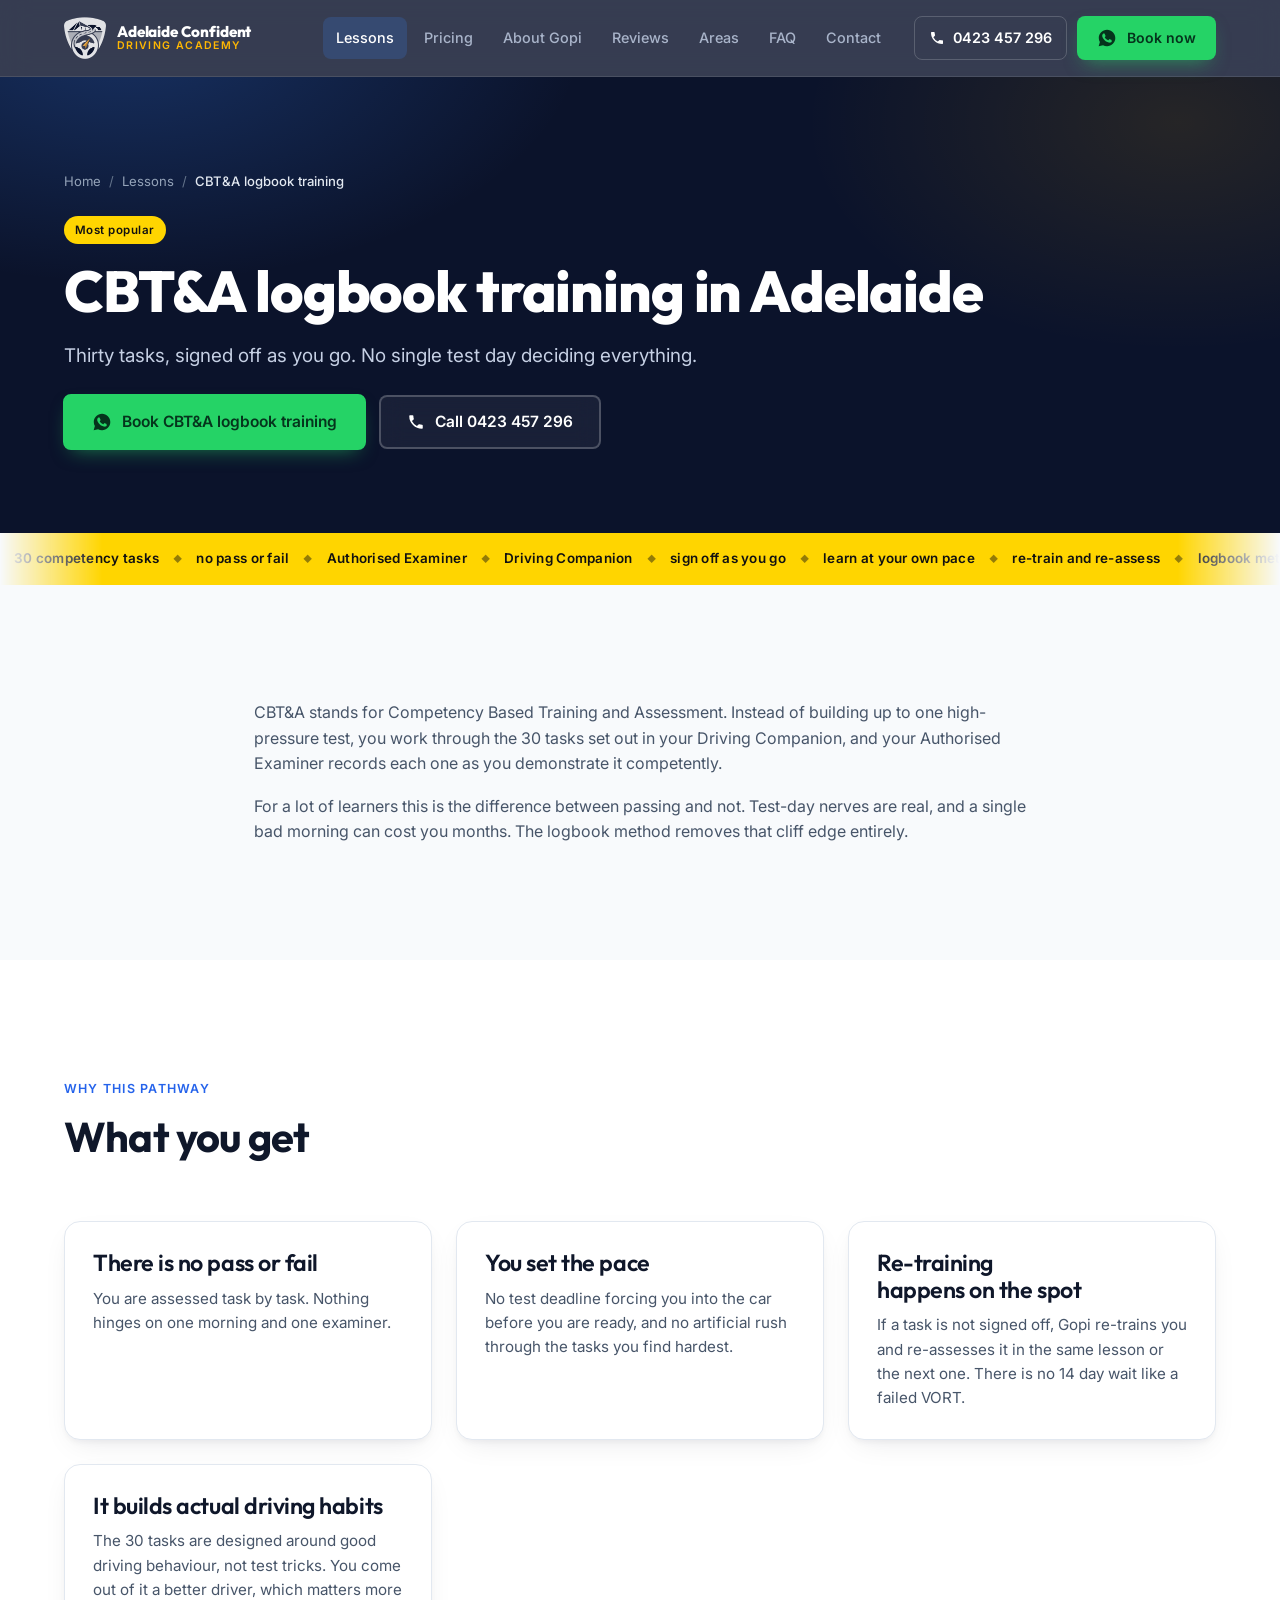
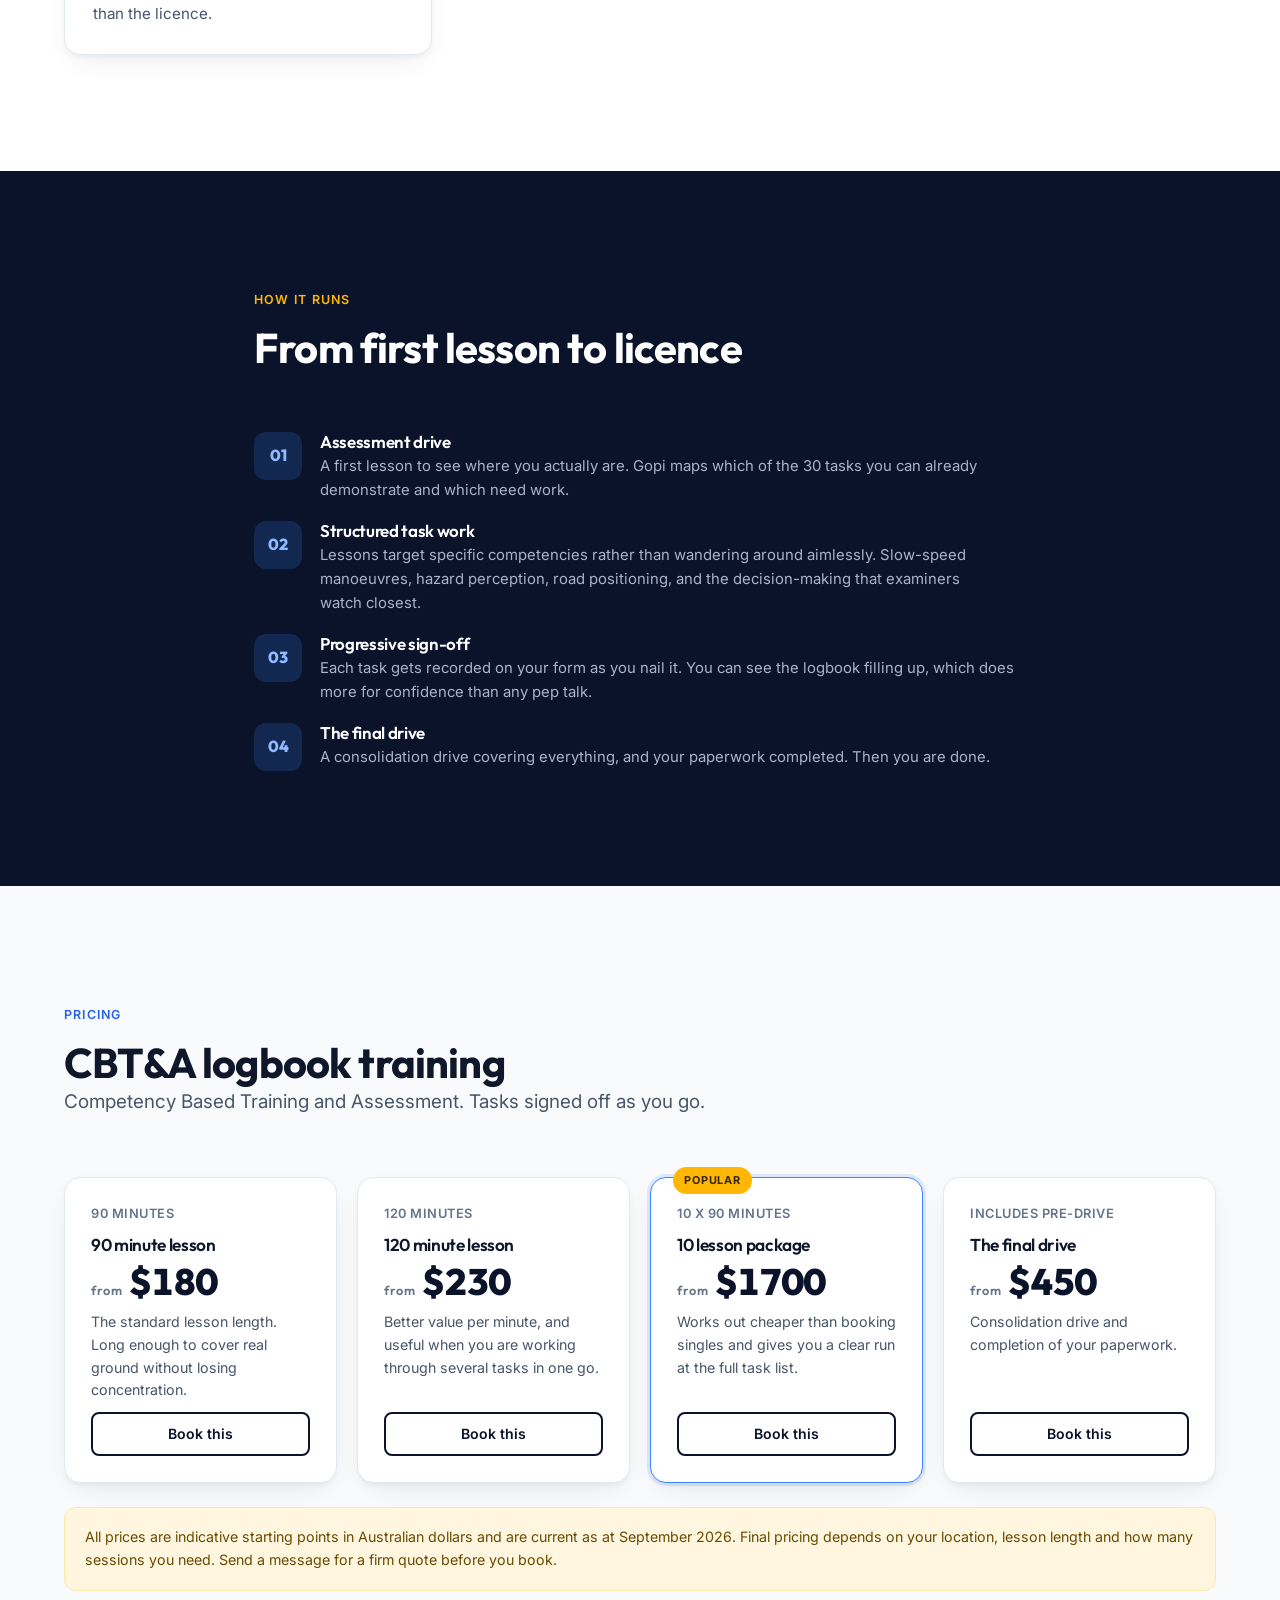
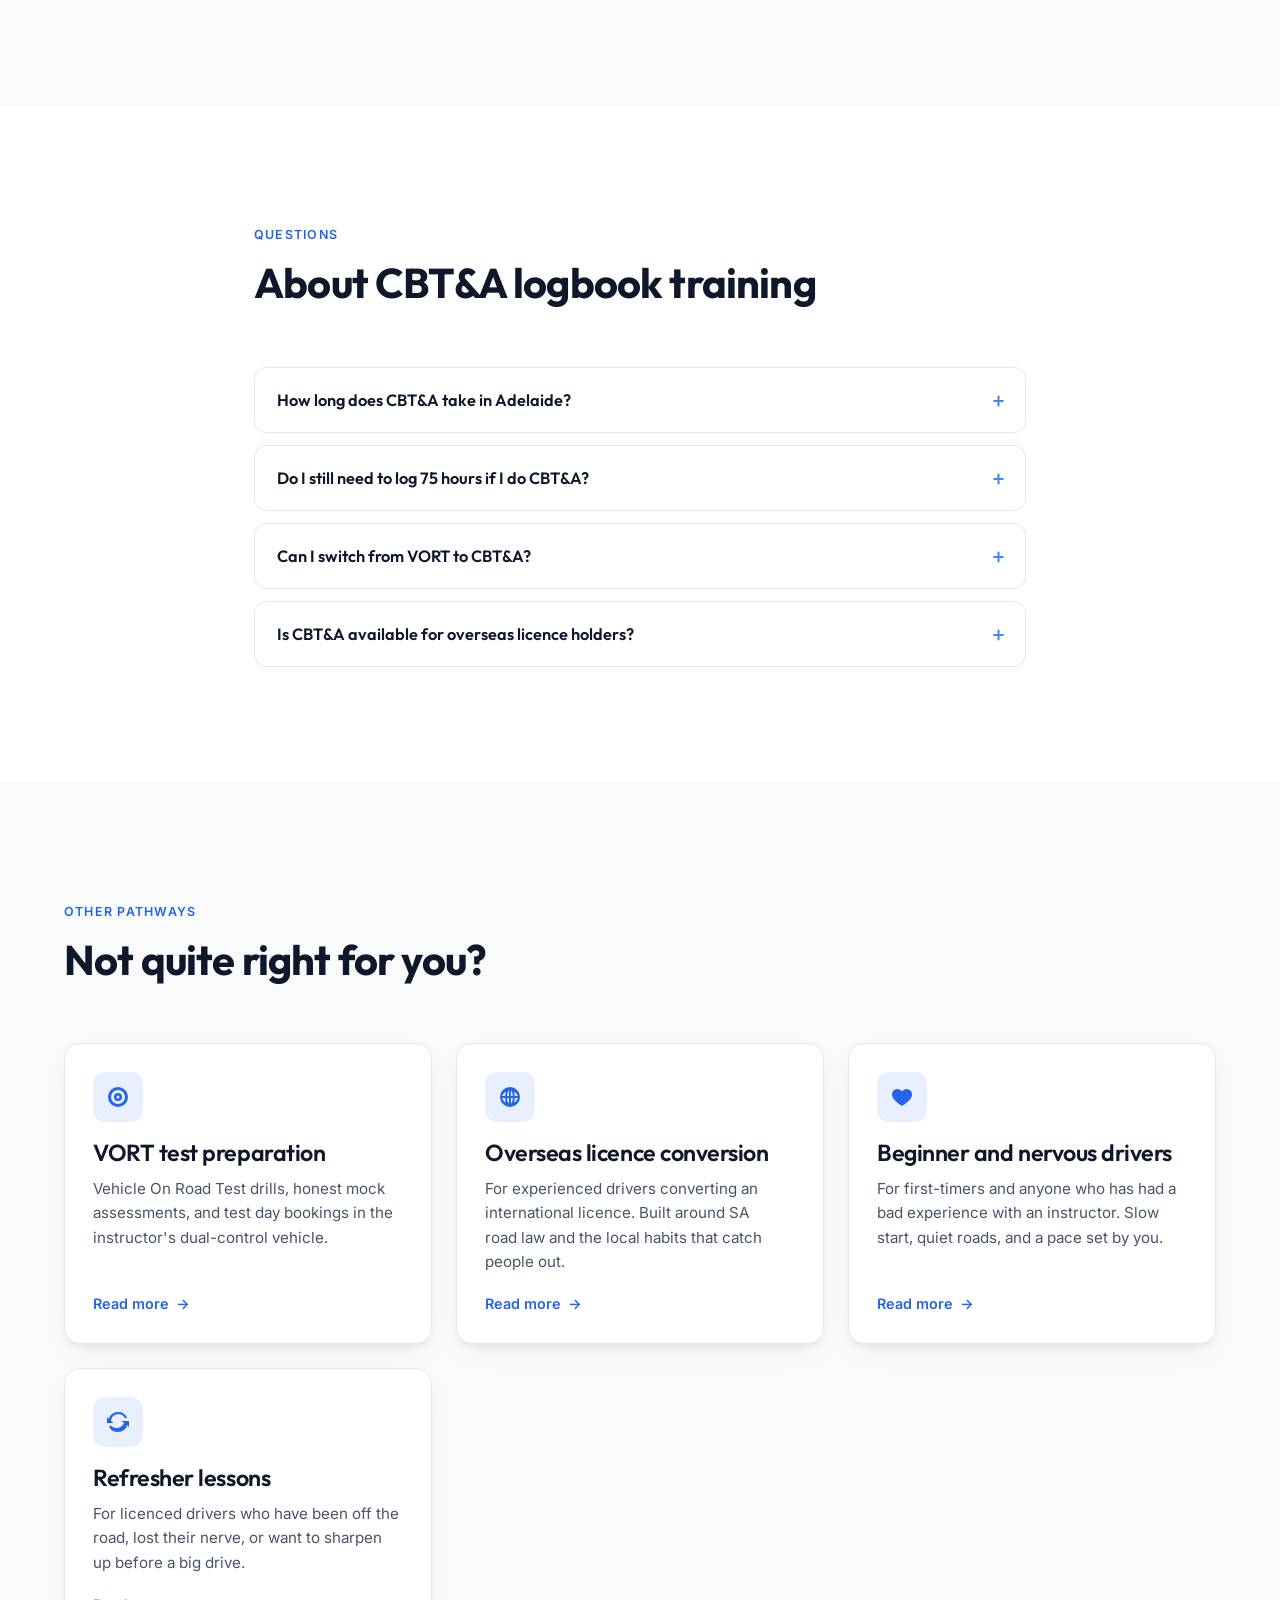
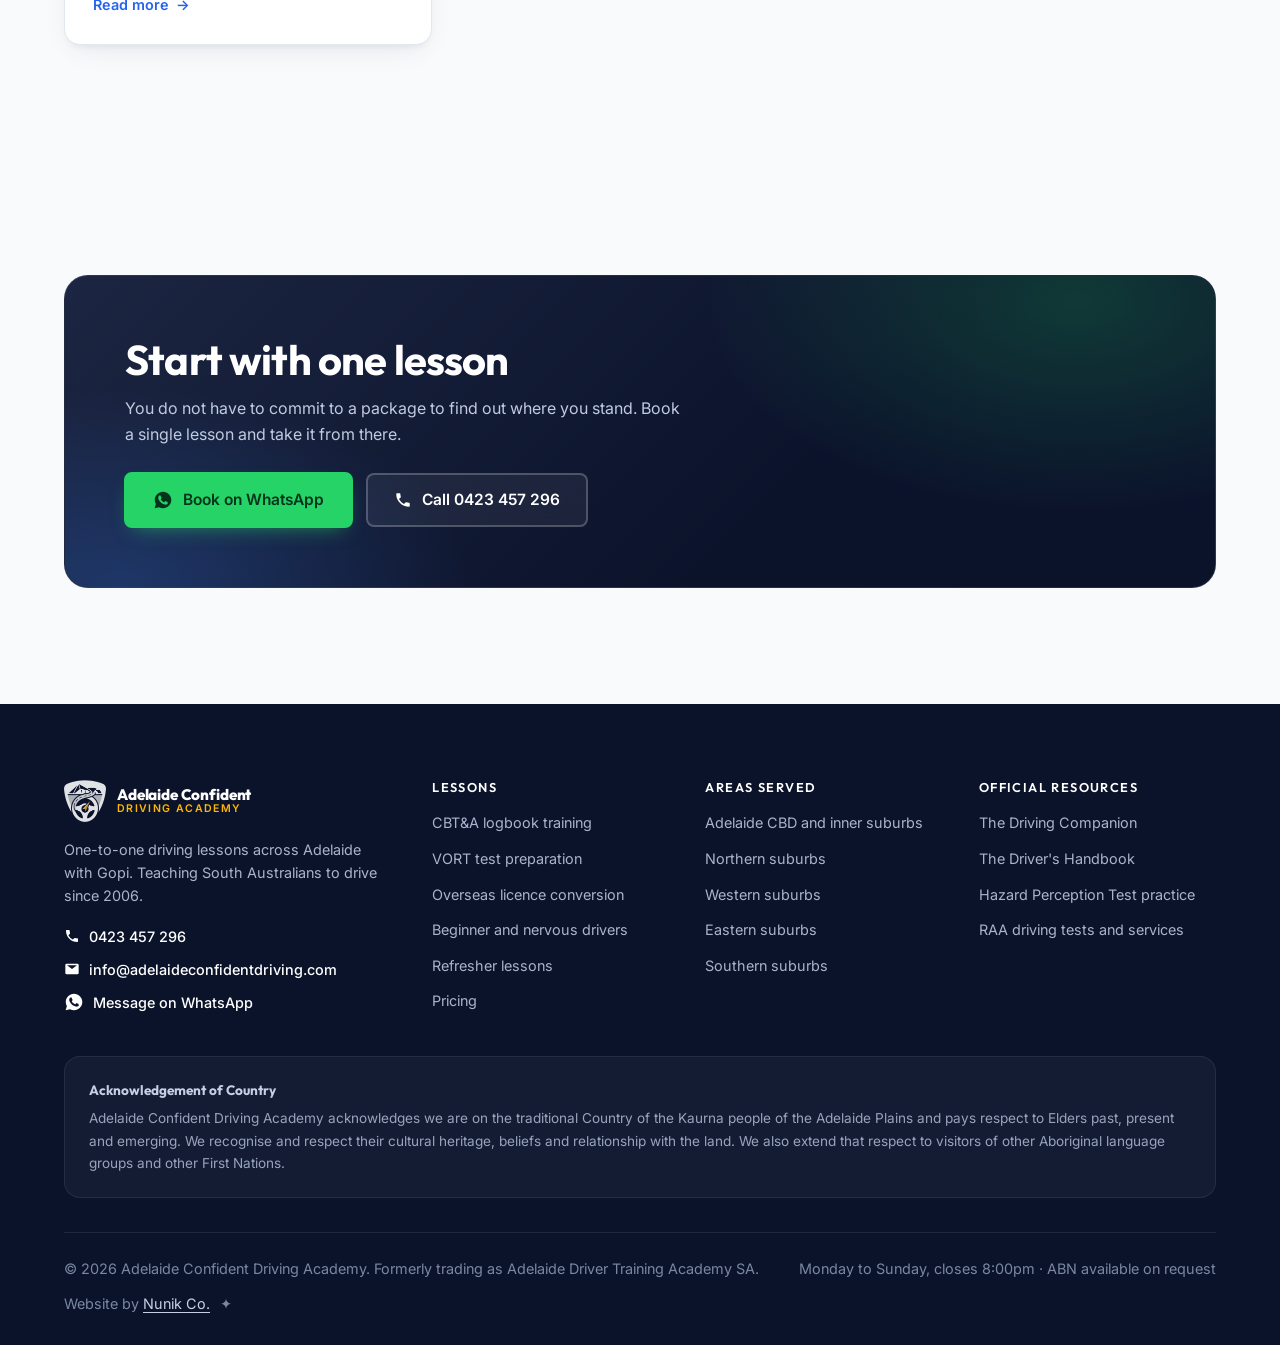
<file: services/cbta-logbook-training/index.html>
<!DOCTYPE html>
<html lang="en-AU">
<head>
<meta charset="utf-8">
<meta name="viewport" content="width=device-width, initial-scale=1, viewport-fit=cover">
<title>CBT&amp;A Driving Lessons Adelaide | Logbook Method</title>
<meta name="description" content="CBT&amp;A driving lessons across Adelaide with Gopi. 30 logbook tasks signed off as you go, no pass or fail final test. 5.0 stars from 72 reviews.">
<link rel="canonical" href="https://adelaideconfidentdriving.com/services/cbta-logbook-training/">
<meta name="robots" content="index, follow, max-image-preview:large, max-snippet:-1, max-video-preview:-1">
<meta name="theme-color" content="#0B132B">
<meta name="author" content="Adelaide Confident Driving Academy">
<meta name="geo.region" content="AU-SA">
<meta name="geo.placename" content="Adelaide">
<meta name="geo.position" content="-34.9285;138.6007">
<meta name="ICBM" content="-34.9285, 138.6007">

<meta property="og:site_name" content="Adelaide Confident Driving Academy">
<meta property="og:type" content="article">
<meta property="og:locale" content="en_AU">
<meta property="og:title" content="CBT&amp;A Driving Lessons Adelaide | Logbook Method">
<meta property="og:description" content="CBT&amp;A driving lessons across Adelaide with Gopi. 30 logbook tasks signed off as you go, no pass or fail final test. 5.0 stars from 72 reviews.">
<meta property="og:url" content="https://adelaideconfidentdriving.com/services/cbta-logbook-training/">
<meta property="og:image" content="https://adelaideconfidentdriving.com/assets/img/og-default.png">
<meta property="og:image:width" content="1200">
<meta property="og:image:height" content="630">
<meta property="og:image:alt" content="Adelaide Confident Driving Academy, five star rated driving school in Adelaide">
<meta name="twitter:card" content="summary_large_image">
<meta name="twitter:title" content="CBT&amp;A Driving Lessons Adelaide | Logbook Method">
<meta name="twitter:description" content="CBT&amp;A driving lessons across Adelaide with Gopi. 30 logbook tasks signed off as you go, no pass or fail final test. 5.0 stars from 72 reviews.">
<meta name="twitter:image" content="https://adelaideconfidentdriving.com/assets/img/og-default.png">

<link rel="icon" href="/favicon.ico" sizes="any">
<link rel="icon" href="/assets/img/icon-192.png" type="image/png" sizes="192x192">
<link rel="apple-touch-icon" href="/assets/img/apple-touch-icon.png">
<link rel="manifest" href="/site.webmanifest">
<link rel="author" href="/humans.txt" type="text/plain">

<link rel="preconnect" href="https://fonts.googleapis.com">
<link rel="preconnect" href="https://fonts.gstatic.com" crossorigin>
<!-- Loaded normally rather than with a media=print/onload swap: the CSP forbids
     inline event handlers, and display=swap already prevents invisible text. -->
<link rel="stylesheet" href="https://fonts.googleapis.com/css2?family=Outfit:wght@600;700;800&family=Inter:wght@400;500;600&display=swap">
<link rel="stylesheet" href="/assets/css/site.css?v=8c6334c6">
<script src="/assets/js/site.js?v=108efda3" defer></script>
<script type="application/ld+json">{"@context":"https://schema.org","@graph":[{"@type":["DrivingSchool","LocalBusiness"],"@id":"https://adelaideconfidentdriving.com/#business","name":"Adelaide Confident Driving Academy","alternateName":["Adelaide Confident Driving","Adelaide Driver Training Academy SA","ACDA"],"description":"One-to-one driving school serving Adelaide and South Australia. CBT&A logbook training, VORT test preparation, overseas licence conversion and lessons for nervous beginners.","url":"https://adelaideconfidentdriving.com/","telephone":"+61423457296","email":"info@adelaideconfidentdriving.com","foundingDate":"2006","image":"https://adelaideconfidentdriving.com/assets/img/og-default.png","logo":{"@type":"ImageObject","url":"https://adelaideconfidentdriving.com/assets/img/icon-512.png","width":512,"height":512},"priceRange":"$$","currenciesAccepted":"AUD","address":{"@type":"PostalAddress","addressLocality":"Adelaide","addressRegion":"SA","addressCountry":"AU"},"geo":{"@type":"GeoCoordinates","latitude":"-34.9285","longitude":"138.6007"},"areaServed":[{"@type":"City","name":"Adelaide"},{"@type":"Place","name":"Adelaide CBD"},{"@type":"Place","name":"North Adelaide"},{"@type":"Place","name":"Norwood"},{"@type":"Place","name":"Unley"},{"@type":"Place","name":"Prospect"},{"@type":"Place","name":"Parkside"},{"@type":"Place","name":"Hindmarsh"},{"@type":"Place","name":"Thebarton"},{"@type":"Place","name":"Kent Town"},{"@type":"Place","name":"Goodwood"},{"@type":"Place","name":"Salisbury"},{"@type":"Place","name":"Salisbury East"},{"@type":"Place","name":"Mawson Lakes"},{"@type":"Place","name":"Para Hills"},{"@type":"Place","name":"Gepps Cross"},{"@type":"Place","name":"Pooraka"},{"@type":"Place","name":"Ingle Farm"},{"@type":"Place","name":"Modbury"},{"@type":"Place","name":"Golden Grove"},{"@type":"Place","name":"Munno Para"},{"@type":"Place","name":"Port Adelaide"},{"@type":"Place","name":"Woodville"},{"@type":"Place","name":"Henley Beach"},{"@type":"Place","name":"Findon"},{"@type":"Place","name":"Seaton"},{"@type":"Place","name":"West Lakes"},{"@type":"Place","name":"Fulham"},{"@type":"Place","name":"Grange"},{"@type":"Place","name":"Semaphore"},{"@type":"Place","name":"Royal Park"},{"@type":"Place","name":"Campbelltown"},{"@type":"Place","name":"Tea Tree Gully"},{"@type":"Place","name":"Magill"},{"@type":"Place","name":"Paradise"},{"@type":"Place","name":"Newton"},{"@type":"Place","name":"Burnside"},{"@type":"Place","name":"Glen Osmond"},{"@type":"Place","name":"Hectorville"},{"@type":"Place","name":"Kensington"},{"@type":"Place","name":"Marryatville"},{"@type":"Place","name":"Marion"},{"@type":"Place","name":"Mitcham"},{"@type":"Place","name":"Brighton"},{"@type":"Place","name":"Glenelg"},{"@type":"Place","name":"Somerton Park"},{"@type":"Place","name":"Plympton"},{"@type":"Place","name":"Edwardstown"},{"@type":"Place","name":"Ascot Park"},{"@type":"Place","name":"Clovelly Park"},{"@type":"Place","name":"Daw Park"}],"serviceArea":{"@type":"GeoCircle","geoMidpoint":{"@type":"GeoCoordinates","latitude":"-34.9285","longitude":"138.6007"},"geoRadius":"40000"},"openingHoursSpecification":[{"@type":"OpeningHoursSpecification","dayOfWeek":["Monday","Tuesday","Wednesday","Thursday","Friday","Saturday","Sunday"],"opens":"07:00","closes":"20:00"}],"aggregateRating":{"@type":"AggregateRating","ratingValue":"5.0","reviewCount":72,"bestRating":"5","worstRating":"1"},"review":[{"@type":"Review","author":{"@type":"Person","name":"Basil Eldhose"},"reviewRating":{"@type":"Rating","ratingValue":"5","bestRating":"5"},"reviewBody":"I had a great experience learning with Gopi. He is very patient, friendly, and explains everything in a simple way. His guidance helped me build confidence and pass my driving test on the first attempt."},{"@type":"Review","author":{"@type":"Person","name":"Zandy"},"reviewRating":{"@type":"Rating","ratingValue":"5","bestRating":"5"},"reviewBody":"Absolutely the best instructor in Adelaide, I know this because I have had many instructors before him. He really works hard to make sure you succeed, excellent teaching ability, and a positive attitude."},{"@type":"Review","author":{"@type":"Person","name":"Mina Prajapat"},"reviewRating":{"@type":"Rating","ratingValue":"5","bestRating":"5"},"reviewBody":"I can't thank Gopi Sir enough for all the support and patience he showed during my driving lessons, especially while I was in my 9th month of pregnancy. His calm demeanor and clear guidance made it possible."},{"@type":"Review","author":{"@type":"Person","name":"Chinthika Samarakoon"},"reviewRating":{"@type":"Rating","ratingValue":"5","bestRating":"5"},"reviewBody":"I did my overseas licence conversion through CBT&A with Gopi and got the full SA driver's licence. Gopi was an excellent teacher, kind, respectful, and patient throughout the entire process."},{"@type":"Review","author":{"@type":"Person","name":"Vedant Saini"},"reviewRating":{"@type":"Rating","ratingValue":"5","bestRating":"5"},"reviewBody":"Excellent instructor! Gopi really knows his stuff. Lots of tips and tricks which got my confidence up. Passed my CBT&A with an Auditor in the car on the first try!"},{"@type":"Review","author":{"@type":"Person","name":"Xander Schofield"},"reviewRating":{"@type":"Rating","ratingValue":"5","bestRating":"5"},"reviewBody":"Gopi was incredibly helpful in getting my P's. In the session right before the exam, he helped correct mistakes quickly and efficiently."},{"@type":"Review","author":{"@type":"Person","name":"Anh Quang Le Van"},"reviewRating":{"@type":"Rating","ratingValue":"5","bestRating":"5"},"reviewBody":"Experienced, gentle, and patient enough to help me pass the full license test in just 2 training sessions. He organized early timeframes for my urgent timeline."},{"@type":"Review","author":{"@type":"Person","name":"Aishwarya Menon"},"reviewRating":{"@type":"Rating","ratingValue":"5","bestRating":"5"},"reviewBody":"I passed my driving test the first time! Gopi uncle broke down each task and ensured I understood the movement prior to attempting it on the road."}],"employee":{"@id":"https://adelaideconfidentdriving.com/about/#gopi"},"founder":{"@id":"https://adelaideconfidentdriving.com/about/#gopi"},"sameAs":["https://share.google/oz1qiCDrlBlNMlHzZ","https://www.google.com/search?kgmid=/g/11vqnhx90x","https://adelaidedrivertrainingacademysa.com.au"],"hasOfferCatalog":{"@type":"OfferCatalog","name":"Driving lessons and assessments","itemListElement":[{"@type":"Offer","itemOffered":{"@type":"Service","name":"CBT&A logbook training","url":"https://adelaideconfidentdriving.com/services/cbta-logbook-training/"}},{"@type":"Offer","itemOffered":{"@type":"Service","name":"VORT test preparation","url":"https://adelaideconfidentdriving.com/services/vort-test-preparation/"}},{"@type":"Offer","itemOffered":{"@type":"Service","name":"Overseas licence conversion","url":"https://adelaideconfidentdriving.com/services/overseas-licence-conversion/"}},{"@type":"Offer","itemOffered":{"@type":"Service","name":"Beginner and nervous drivers","url":"https://adelaideconfidentdriving.com/services/beginner-driving-lessons/"}},{"@type":"Offer","itemOffered":{"@type":"Service","name":"Refresher lessons","url":"https://adelaideconfidentdriving.com/services/refresher-driving-lessons/"}}]}},{"@type":"Service","@id":"https://adelaideconfidentdriving.com/services/cbta-logbook-training/#service","name":"CBT&A logbook training","serviceType":"CBT&A logbook training","description":"CBT&A driving lessons across Adelaide with Gopi. 30 logbook tasks signed off as you go, no pass or fail final test. 5.0 stars from 72 reviews.","provider":{"@id":"https://adelaideconfidentdriving.com/#business"},"areaServed":[{"@type":"City","name":"Adelaide"}],"url":"https://adelaideconfidentdriving.com/services/cbta-logbook-training/","offers":{"@type":"AggregateOffer","priceCurrency":"AUD","lowPrice":"180","highPrice":"1700","offerCount":4,"offers":[{"@type":"Offer","name":"90 minute lesson","price":"180","priceCurrency":"AUD","availability":"https://schema.org/InStock","url":"https://adelaideconfidentdriving.com/pricing/","description":"The standard lesson length. Long enough to cover real ground without losing concentration."},{"@type":"Offer","name":"120 minute lesson","price":"230","priceCurrency":"AUD","availability":"https://schema.org/InStock","url":"https://adelaideconfidentdriving.com/pricing/","description":"Better value per minute, and useful when you are working through several tasks in one go."},{"@type":"Offer","name":"10 lesson package","price":"1700","priceCurrency":"AUD","availability":"https://schema.org/InStock","url":"https://adelaideconfidentdriving.com/pricing/","description":"Works out cheaper than booking singles and gives you a clear run at the full task list."},{"@type":"Offer","name":"The final drive","price":"450","priceCurrency":"AUD","availability":"https://schema.org/InStock","url":"https://adelaideconfidentdriving.com/pricing/","description":"Consolidation drive and completion of your paperwork."}]}},{"@type":"FAQPage","mainEntity":[{"@type":"Question","name":"How long does CBT&A take in Adelaide?","acceptedAnswer":{"@type":"Answer","text":"It depends entirely on where you start. Someone with a lot of supervised hours behind them might complete the 30 tasks in a handful of lessons. A genuine beginner should expect considerably more. Gopi gives you a realistic estimate after the first assessment drive rather than quoting a number that sounds good on a website."}},{"@type":"Question","name":"Do I still need to log 75 hours if I do CBT&A?","acceptedAnswer":{"@type":"Answer","text":"No. The 75 hour supervised driving requirement applies to the VORT pathway. CBT&A learners work through the competency tasks instead. Check your current conditions on mylicence.sa.gov.au, since requirements do change."}},{"@type":"Question","name":"Can I switch from VORT to CBT&A?","acceptedAnswer":{"@type":"Answer","text":"Yes. Plenty of people come across after a failed VORT, or after realising that a single timed test is not how they perform best. Nothing you have already done is wasted."}},{"@type":"Question","name":"Is CBT&A available for overseas licence holders?","acceptedAnswer":{"@type":"Answer","text":"Yes, and it is the pathway most overseas drivers choose. See the overseas licence conversion page for how that works."}}]},{"@type":"BreadcrumbList","itemListElement":[{"@type":"ListItem","position":1,"name":"Home","item":"https://adelaideconfidentdriving.com/"},{"@type":"ListItem","position":2,"name":"Lessons","item":"https://adelaideconfidentdriving.com/services/"},{"@type":"ListItem","position":3,"name":"CBT&A logbook training","item":"https://adelaideconfidentdriving.com/services/cbta-logbook-training/"}]}]}</script>
</head>
<body>
<a class="skip-link" href="#main">Skip to content</a>
<header class="site-header">
  <div class="wrap">
    <nav class="nav" aria-label="Main">
      <a class="brand" href="/">
        <img src="/assets/img/logo-mark-light.png" alt="" width="42" height="42">
        <span class="brand-text">
          <b>Adelaide Confident</b>
          <span>Driving Academy</span>
        </span>
      </a>
      <ul class="nav-links" id="nav-links"><li><a href="/services/" aria-current="page">Lessons</a></li><li><a href="/pricing/">Pricing</a></li><li><a href="/about/">About Gopi</a></li><li><a href="/reviews/">Reviews</a></li><li><a href="/service-areas/">Areas</a></li><li><a href="/faq/">FAQ</a></li><li><a href="/contact/">Contact</a></li></ul>
      <div class="nav-cta">
        <a class="nav-call" href="tel:+61423457296"><svg aria-hidden="true" width="16" height="16" viewBox="0 0 24 24" fill="currentColor"><path d="M6.6 10.8a15.1 15.1 0 0 0 6.6 6.6l2.2-2.2a1 1 0 0 1 1-.25c1.1.37 2.3.57 3.6.57a1 1 0 0 1 1 1V20a1 1 0 0 1-1 1A17 17 0 0 1 3 4a1 1 0 0 1 1-1h3.5a1 1 0 0 1 1 1c0 1.25.2 2.45.57 3.57a1 1 0 0 1-.25 1l-2.22 2.23Z"/></svg><span>0423 457 296</span></a>
        <a class="btn btn--whatsapp btn--sm" href="https://wa.me/61423457296?text=Hi%20Gopi%2C%20I%27d%20like%20to%20book%20a%20driving%20lesson%20with%20Adelaide%20Confident%20Driving%20Academy.%20Could%20you%20let%20me%20know%20your%20availability%3F" rel="noopener"><svg aria-hidden="true" width="20" height="20" viewBox="0 0 24 24" fill="currentColor"><path d="M12.04 2C6.58 2 2.13 6.45 2.13 11.91c0 1.75.46 3.45 1.32 4.95L2 22l5.25-1.38a9.87 9.87 0 0 0 4.79 1.22h.01c5.46 0 9.91-4.45 9.91-9.91S17.5 2 12.04 2Zm5.8 14.17c-.24.68-1.4 1.3-1.95 1.35-.5.05-1.13.07-1.83-.11-.42-.11-.96-.29-1.65-.59-2.9-1.25-4.8-4.17-4.94-4.36-.15-.19-1.19-1.58-1.19-3.02s.76-2.14 1.03-2.44c.27-.29.58-.37.78-.37h.56c.18 0 .42-.07.66.5.24.59.83 2.03.9 2.18.07.15.12.32.02.51-.09.19-.14.31-.28.48-.14.17-.29.37-.42.5-.14.14-.28.29-.12.57.16.29.71 1.17 1.53 1.9 1.05.94 1.94 1.23 2.22 1.37.27.14.43.12.59-.07.16-.19.68-.79.86-1.07.18-.27.36-.22.61-.13.24.09 1.55.73 1.82.86.27.14.44.2.5.32.07.11.07.65-.17 1.33Z"/></svg> Book now</a>
        <button class="nav-toggle" type="button" aria-expanded="false" aria-controls="nav-links" aria-label="Menu"><span></span></button>
      </div>
    </nav>
  </div>
</header>

<main id="main">
<section class="page-hero">
  <nav class="crumbs" aria-label="Breadcrumb"><div class="wrap"><ol><li><a href="/">Home</a></li><li><a href="/services/">Lessons</a></li><li><span aria-current="page">CBT&amp;A logbook training</span></li></ol></div></nav>
  <div class="wrap">
    <span class="chip chip--plate-yellow">Most popular</span>
    <h1 style="margin-top:14px">CBT&amp;A logbook training in Adelaide</h1>
    <p class="lede">Thirty tasks, signed off as you go. No single test day deciding everything.</p>
    <div class="btn-row mt-24">
      <a class="btn btn--whatsapp pulse" href="https://wa.me/61423457296?text=Hi%20Gopi%2C%20I%27m%20interested%20in%20cbt%26a%20logbook%20training%20with%20Adelaide%20Confident%20Driving%20Academy.%20Could%20you%20tell%20me%20about%20availability%3F" rel="noopener"><svg aria-hidden="true" width="20" height="20" viewBox="0 0 24 24" fill="currentColor"><path d="M12.04 2C6.58 2 2.13 6.45 2.13 11.91c0 1.75.46 3.45 1.32 4.95L2 22l5.25-1.38a9.87 9.87 0 0 0 4.79 1.22h.01c5.46 0 9.91-4.45 9.91-9.91S17.5 2 12.04 2Zm5.8 14.17c-.24.68-1.4 1.3-1.95 1.35-.5.05-1.13.07-1.83-.11-.42-.11-.96-.29-1.65-.59-2.9-1.25-4.8-4.17-4.94-4.36-.15-.19-1.19-1.58-1.19-3.02s.76-2.14 1.03-2.44c.27-.29.58-.37.78-.37h.56c.18 0 .42-.07.66.5.24.59.83 2.03.9 2.18.07.15.12.32.02.51-.09.19-.14.31-.28.48-.14.17-.29.37-.42.5-.14.14-.28.29-.12.57.16.29.71 1.17 1.53 1.9 1.05.94 1.94 1.23 2.22 1.37.27.14.43.12.59-.07.16-.19.68-.79.86-1.07.18-.27.36-.22.61-.13.24.09 1.55.73 1.82.86.27.14.44.2.5.32.07.11.07.65-.17 1.33Z"/></svg> Book CBT&amp;A logbook training</a>
      <a class="btn btn--ghost" href="tel:+61423457296"><svg aria-hidden="true" width="18" height="18" viewBox="0 0 24 24" fill="currentColor"><path d="M6.6 10.8a15.1 15.1 0 0 0 6.6 6.6l2.2-2.2a1 1 0 0 1 1-.25c1.1.37 2.3.57 3.6.57a1 1 0 0 1 1 1V20a1 1 0 0 1-1 1A17 17 0 0 1 3 4a1 1 0 0 1 1-1h3.5a1 1 0 0 1 1 1c0 1.25.2 2.45.57 3.57a1 1 0 0 1-.25 1l-2.22 2.23Z"/></svg> Call 0423 457 296</a>
    </div>
  </div>
</section>
<div class="marquee marquee--plate-yellow" aria-hidden="true">
  <div class="marquee-track">
    <span class="marquee-set"><span>30 competency tasks</span><span class="marquee-dot" aria-hidden="true">&#9670;</span><span>no pass or fail</span><span class="marquee-dot" aria-hidden="true">&#9670;</span><span>Authorised Examiner</span><span class="marquee-dot" aria-hidden="true">&#9670;</span><span>Driving Companion</span><span class="marquee-dot" aria-hidden="true">&#9670;</span><span>sign off as you go</span><span class="marquee-dot" aria-hidden="true">&#9670;</span><span>learn at your own pace</span><span class="marquee-dot" aria-hidden="true">&#9670;</span><span>re-train and re-assess</span><span class="marquee-dot" aria-hidden="true">&#9670;</span><span>logbook method</span><span class="marquee-dot" aria-hidden="true">&#9670;</span><span>no test-day deadline</span><span class="marquee-dot" aria-hidden="true">&#9670;</span></span>
    <span class="marquee-set"><span>30 competency tasks</span><span class="marquee-dot" aria-hidden="true">&#9670;</span><span>no pass or fail</span><span class="marquee-dot" aria-hidden="true">&#9670;</span><span>Authorised Examiner</span><span class="marquee-dot" aria-hidden="true">&#9670;</span><span>Driving Companion</span><span class="marquee-dot" aria-hidden="true">&#9670;</span><span>sign off as you go</span><span class="marquee-dot" aria-hidden="true">&#9670;</span><span>learn at your own pace</span><span class="marquee-dot" aria-hidden="true">&#9670;</span><span>re-train and re-assess</span><span class="marquee-dot" aria-hidden="true">&#9670;</span><span>logbook method</span><span class="marquee-dot" aria-hidden="true">&#9670;</span><span>no test-day deadline</span><span class="marquee-dot" aria-hidden="true">&#9670;</span></span>
  </div>
</div>
<section class="section">
  <div class="wrap wrap--narrow prose"><p>CBT&amp;A stands for Competency Based Training and Assessment. Instead of building up to one high-pressure test, you work through the 30 tasks set out in your Driving Companion, and your Authorised Examiner records each one as you demonstrate it competently.</p><p>For a lot of learners this is the difference between passing and not. Test-day nerves are real, and a single bad morning can cost you months. The logbook method removes that cliff edge entirely.</p></div>
</section>

<section class="section section--tint">
  <div class="wrap">
    <div class="section-head">
      <p class="eyebrow">Why this pathway</p>
      <h2>What you get</h2>
    </div>
    <div class="grid grid--2"><article class="card reveal" data-delay="0">
  <h3>There is no pass or fail</h3><p>You are assessed task by task. Nothing hinges on one morning and one examiner.</p>
</article><article class="card reveal" data-delay="60">
  <h3>You set the pace</h3><p>No test deadline forcing you into the car before you are ready, and no artificial rush through the tasks you find hardest.</p>
</article><article class="card reveal" data-delay="120">
  <h3>Re-training happens on the spot</h3><p>If a task is not signed off, Gopi re-trains you and re-assesses it in the same lesson or the next one. There is no 14 day wait like a failed VORT.</p>
</article><article class="card reveal" data-delay="180">
  <h3>It builds actual driving habits</h3><p>The 30 tasks are designed around good driving behaviour, not test tricks. You come out of it a better driver, which matters more than the licence.</p>
</article></div>
  </div>
</section>

<section class="section section--dark">
  <div class="wrap wrap--narrow">
    <div class="section-head">
      <p class="eyebrow">How it runs</p>
      <h2>From first lesson to licence</h2>
    </div>
    <ol class="steps"><li><div><h3>Assessment drive</h3><p>A first lesson to see where you actually are. Gopi maps which of the 30 tasks you can already demonstrate and which need work.</p></div></li><li><div><h3>Structured task work</h3><p>Lessons target specific competencies rather than wandering around aimlessly. Slow-speed manoeuvres, hazard perception, road positioning, and the decision-making that examiners watch closest.</p></div></li><li><div><h3>Progressive sign-off</h3><p>Each task gets recorded on your form as you nail it. You can see the logbook filling up, which does more for confidence than any pep talk.</p></div></li><li><div><h3>The final drive</h3><p>A consolidation drive covering everything, and your paperwork completed. Then you are done.</p></div></li></ol>
  </div>
</section>

<section class="section">
  <div class="wrap">
    <div class="section-head">
      <p class="eyebrow">Pricing</p>
      <h2>CBT&amp;A logbook training</h2>
      <p class="lede">Competency Based Training and Assessment. Tasks signed off as you go.</p>
    </div>
    <div class="price-grid"><div class="price-card">
  
  <span class="pc-dur">90 minutes</span>
  <h3>90 minute lesson</h3>
  <p class="pc-amt"><small>from</small> $180</p>
  <p>The standard lesson length. Long enough to cover real ground without losing concentration.</p>
  <a class="btn btn--outline btn--sm" href="/#book">Book this</a>
</div><div class="price-card">
  
  <span class="pc-dur">120 minutes</span>
  <h3>120 minute lesson</h3>
  <p class="pc-amt"><small>from</small> $230</p>
  <p>Better value per minute, and useful when you are working through several tasks in one go.</p>
  <a class="btn btn--outline btn--sm" href="/#book">Book this</a>
</div><div class="price-card is-featured">
  <span class="pc-flag">Popular</span>
  <span class="pc-dur">10 x 90 minutes</span>
  <h3>10 lesson package</h3>
  <p class="pc-amt"><small>from</small> $1700</p>
  <p>Works out cheaper than booking singles and gives you a clear run at the full task list.</p>
  <a class="btn btn--outline btn--sm" href="/#book">Book this</a>
</div><div class="price-card">
  
  <span class="pc-dur">Includes pre-drive</span>
  <h3>The final drive</h3>
  <p class="pc-amt"><small>from</small> $450</p>
  <p>Consolidation drive and completion of your paperwork.</p>
  <a class="btn btn--outline btn--sm" href="/#book">Book this</a>
</div></div>
    <p class="price-note">All prices are indicative starting points in Australian dollars and are current as at September 2026. Final pricing depends on your location, lesson length and how many sessions you need. Send a message for a firm quote before you book.</p>
  </div>
</section>

<section class="section section--tint">
  <div class="wrap wrap--narrow">
    <div class="section-head"><p class="eyebrow">Questions</p><h2>About CBT&amp;A logbook training</h2></div>
    <div class="faq"><details><summary>How long does CBT&amp;A take in Adelaide?</summary><div class="faq-body"><p>It depends entirely on where you start. Someone with a lot of supervised hours behind them might complete the 30 tasks in a handful of lessons. A genuine beginner should expect considerably more. Gopi gives you a realistic estimate after the first assessment drive rather than quoting a number that sounds good on a website.</p></div></details><details><summary>Do I still need to log 75 hours if I do CBT&amp;A?</summary><div class="faq-body"><p>No. The 75 hour supervised driving requirement applies to the VORT pathway. CBT&amp;A learners work through the competency tasks instead. Check your current conditions on mylicence.sa.gov.au, since requirements do change.</p></div></details><details><summary>Can I switch from VORT to CBT&amp;A?</summary><div class="faq-body"><p>Yes. Plenty of people come across after a failed VORT, or after realising that a single timed test is not how they perform best. Nothing you have already done is wasted.</p></div></details><details><summary>Is CBT&amp;A available for overseas licence holders?</summary><div class="faq-body"><p>Yes, and it is the pathway most overseas drivers choose. See the overseas licence conversion page for how that works.</p></div></details></div>
  </div>
</section>

<section class="section">
  <div class="wrap">
    <div class="section-head"><p class="eyebrow">Other pathways</p><h2>Not quite right for you?</h2></div>
    <div class="grid grid--3"><article class="card reveal"><span class="card-icon"><svg aria-hidden="true" width="24" height="24" viewBox="0 0 24 24" fill="currentColor"><path d="M12 2a10 10 0 1 0 0 20 10 10 0 0 0 0-20Zm0 3a7 7 0 1 1 0 14 7 7 0 0 1 0-14Zm0 3a4 4 0 1 0 0 8 4 4 0 0 0 0-8Zm0 2.5a1.5 1.5 0 1 1 0 3 1.5 1.5 0 0 1 0-3Z"/></svg></span><h3>VORT test preparation</h3><p>Vehicle On Road Test drills, honest mock assessments, and test day bookings in the instructor&#x27;s dual-control vehicle.</p><a class="card-link" href="/services/vort-test-preparation/">Read more</a></article><article class="card reveal"><span class="card-icon"><svg aria-hidden="true" width="24" height="24" viewBox="0 0 24 24" fill="currentColor"><path d="M12 2a10 10 0 1 0 0 20 10 10 0 0 0 0-20ZM4.06 13h3.02c.1 1.72.45 3.32.98 4.6A8.02 8.02 0 0 1 4.06 13Zm3.02-2H4.06a8.02 8.02 0 0 1 4-4.6c-.53 1.28-.88 2.88-.98 4.6Zm2 0c.13-2.04.6-3.74 1.2-4.78.24-.4.47-.68.66-.85V11H9.08Zm3.86 0V5.37c.19.17.42.45.66.85.6 1.04 1.07 2.74 1.2 4.78h-1.86Zm0 2h1.86c-.13 2.04-.6 3.74-1.2 4.78-.24.4-.47.68-.66.85V13Zm-2 0v5.63c-.19-.17-.42-.45-.66-.85-.6-1.04-1.07-2.74-1.2-4.78h1.86Zm5.9 0h3.02a8.02 8.02 0 0 1-4 4.6c.53-1.28.88-2.88.98-4.6Zm0-2c-.1-1.72-.45-3.32-.98-4.6a8.02 8.02 0 0 1 4 4.6h-3.02Z"/></svg></span><h3>Overseas licence conversion</h3><p>For experienced drivers converting an international licence. Built around SA road law and the local habits that catch people out.</p><a class="card-link" href="/services/overseas-licence-conversion/">Read more</a></article><article class="card reveal"><span class="card-icon"><svg aria-hidden="true" width="24" height="24" viewBox="0 0 24 24" fill="currentColor"><path d="M12 21s-7.5-4.6-9.5-9A5.5 5.5 0 0 1 12 6.5 5.5 5.5 0 0 1 21.5 12c-2 4.4-9.5 9-9.5 9Z"/></svg></span><h3>Beginner and nervous drivers</h3><p>For first-timers and anyone who has had a bad experience with an instructor. Slow start, quiet roads, and a pace set by you.</p><a class="card-link" href="/services/beginner-driving-lessons/">Read more</a></article><article class="card reveal"><span class="card-icon"><svg aria-hidden="true" width="24" height="24" viewBox="0 0 24 24" fill="currentColor"><path d="M12 4a8 8 0 0 1 7.2 4.5l1.9-.9A10 10 0 0 0 12 2a10 10 0 0 0-9.6 7.2L1 6.5V13h6.5l-2.6-2.1A8 8 0 0 1 12 4Zm10 7h-6.5l2.6 2.1A8 8 0 0 1 4.8 15.5l-1.9.9A10 10 0 0 0 12 22a10 10 0 0 0 9.6-7.2l1.4 2.7V11Z"/></svg></span><h3>Refresher lessons</h3><p>For licenced drivers who have been off the road, lost their nerve, or want to sharpen up before a big drive.</p><a class="card-link" href="/services/refresher-driving-lessons/">Read more</a></article></div>
  </div>
</section>

<section class="section"><div class="wrap">
  <div class="cta-band reveal">
    <h2>Start with one lesson</h2>
    <p>You do not have to commit to a package to find out where you stand. Book a single lesson and take it from there.</p>
    <div class="btn-row">
      <a class="btn btn--whatsapp pulse" href="https://wa.me/61423457296?text=Hi%20Gopi%2C%20I%27d%20like%20to%20book%20a%20driving%20lesson.%20Here%27s%20a%20bit%20about%20where%20I%27m%20at%3A" rel="noopener"><svg aria-hidden="true" width="20" height="20" viewBox="0 0 24 24" fill="currentColor"><path d="M12.04 2C6.58 2 2.13 6.45 2.13 11.91c0 1.75.46 3.45 1.32 4.95L2 22l5.25-1.38a9.87 9.87 0 0 0 4.79 1.22h.01c5.46 0 9.91-4.45 9.91-9.91S17.5 2 12.04 2Zm5.8 14.17c-.24.68-1.4 1.3-1.95 1.35-.5.05-1.13.07-1.83-.11-.42-.11-.96-.29-1.65-.59-2.9-1.25-4.8-4.17-4.94-4.36-.15-.19-1.19-1.58-1.19-3.02s.76-2.14 1.03-2.44c.27-.29.58-.37.78-.37h.56c.18 0 .42-.07.66.5.24.59.83 2.03.9 2.18.07.15.12.32.02.51-.09.19-.14.31-.28.48-.14.17-.29.37-.42.5-.14.14-.28.29-.12.57.16.29.71 1.17 1.53 1.9 1.05.94 1.94 1.23 2.22 1.37.27.14.43.12.59-.07.16-.19.68-.79.86-1.07.18-.27.36-.22.61-.13.24.09 1.55.73 1.82.86.27.14.44.2.5.32.07.11.07.65-.17 1.33Z"/></svg> Book on WhatsApp</a>
      <a class="btn btn--ghost" href="tel:+61423457296"><svg aria-hidden="true" width="18" height="18" viewBox="0 0 24 24" fill="currentColor"><path d="M6.6 10.8a15.1 15.1 0 0 0 6.6 6.6l2.2-2.2a1 1 0 0 1 1-.25c1.1.37 2.3.57 3.6.57a1 1 0 0 1 1 1V20a1 1 0 0 1-1 1A17 17 0 0 1 3 4a1 1 0 0 1 1-1h3.5a1 1 0 0 1 1 1c0 1.25.2 2.45.57 3.57a1 1 0 0 1-.25 1l-2.22 2.23Z"/></svg> Call 0423 457 296</a>
    </div>
  </div>
</div></section>
</main>
<footer class="site-footer">
  <div class="wrap">
    <div class="footer-grid">
      <div class="footer-brand">
        <a class="brand" href="/">
          <img src="/assets/img/logo-mark-light.png" alt="" width="42" height="42">
          <span class="brand-text"><b>Adelaide Confident</b><span>Driving Academy</span></span>
        </a>
        <p>One-to-one driving lessons across Adelaide with Gopi. Teaching South Australians
        to drive since 2006.</p>
        <div class="footer-contact">
          <a href="tel:+61423457296"><svg aria-hidden="true" width="16" height="16" viewBox="0 0 24 24" fill="currentColor"><path d="M6.6 10.8a15.1 15.1 0 0 0 6.6 6.6l2.2-2.2a1 1 0 0 1 1-.25c1.1.37 2.3.57 3.6.57a1 1 0 0 1 1 1V20a1 1 0 0 1-1 1A17 17 0 0 1 3 4a1 1 0 0 1 1-1h3.5a1 1 0 0 1 1 1c0 1.25.2 2.45.57 3.57a1 1 0 0 1-.25 1l-2.22 2.23Z"/></svg> 0423 457 296</a>
          <a href="mailto:info@adelaideconfidentdriving.com"><svg aria-hidden="true" width="16" height="16" viewBox="0 0 24 24" fill="currentColor"><path d="M2 6a2 2 0 0 1 2-2h16a2 2 0 0 1 2 2v12a2 2 0 0 1-2 2H4a2 2 0 0 1-2-2V6Zm2.5.5L12 12l7.5-5.5H4.5Z"/></svg> info@adelaideconfidentdriving.com</a>
          <a href="https://wa.me/61423457296?text=Hi%20Gopi%2C%20I%20found%20Adelaide%20Confident%20Driving%20Academy%20online%20and%20I%27d%20like%20to%20ask%20about%20driving%20lessons." rel="noopener"><svg aria-hidden="true" width="20" height="20" viewBox="0 0 24 24" fill="currentColor"><path d="M12.04 2C6.58 2 2.13 6.45 2.13 11.91c0 1.75.46 3.45 1.32 4.95L2 22l5.25-1.38a9.87 9.87 0 0 0 4.79 1.22h.01c5.46 0 9.91-4.45 9.91-9.91S17.5 2 12.04 2Zm5.8 14.17c-.24.68-1.4 1.3-1.95 1.35-.5.05-1.13.07-1.83-.11-.42-.11-.96-.29-1.65-.59-2.9-1.25-4.8-4.17-4.94-4.36-.15-.19-1.19-1.58-1.19-3.02s.76-2.14 1.03-2.44c.27-.29.58-.37.78-.37h.56c.18 0 .42-.07.66.5.24.59.83 2.03.9 2.18.07.15.12.32.02.51-.09.19-.14.31-.28.48-.14.17-.29.37-.42.5-.14.14-.28.29-.12.57.16.29.71 1.17 1.53 1.9 1.05.94 1.94 1.23 2.22 1.37.27.14.43.12.59-.07.16-.19.68-.79.86-1.07.18-.27.36-.22.61-.13.24.09 1.55.73 1.82.86.27.14.44.2.5.32.07.11.07.65-.17 1.33Z"/></svg> Message on WhatsApp</a>
        </div>
      </div>
      <div>
        <h4>Lessons</h4>
        <ul><li><a href="/services/cbta-logbook-training/">CBT&amp;A logbook training</a></li><li><a href="/services/vort-test-preparation/">VORT test preparation</a></li><li><a href="/services/overseas-licence-conversion/">Overseas licence conversion</a></li><li><a href="/services/beginner-driving-lessons/">Beginner and nervous drivers</a></li><li><a href="/services/refresher-driving-lessons/">Refresher lessons</a></li><li><a href="/pricing/">Pricing</a></li></ul>
      </div>
      <div>
        <h4>Areas served</h4>
        <ul><li><a href="/service-areas/#cbd">Adelaide CBD and inner suburbs</a></li><li><a href="/service-areas/#north">Northern suburbs</a></li><li><a href="/service-areas/#west">Western suburbs</a></li><li><a href="/service-areas/#east">Eastern suburbs</a></li><li><a href="/service-areas/#south">Southern suburbs</a></li></ul>
      </div>
      <div>
        <h4>Official resources</h4>
        <ul><li><a href="https://mylicence.sa.gov.au/the-driving-companion" rel="noopener nofollow" target="_blank">The Driving Companion</a></li><li><a href="https://mylicence.sa.gov.au/the-drivers-handbook" rel="noopener nofollow" target="_blank">The Driver&#x27;s Handbook</a></li><li><a href="https://mylicence.sa.gov.au/hazard-perception-test" rel="noopener nofollow" target="_blank">Hazard Perception Test practice</a></li><li><a href="https://www.raa.com.au/motoring-and-road-safety/driver-education" rel="noopener nofollow" target="_blank">RAA driving tests and services</a></li></ul>
      </div>
    </div>

    <div class="acknowledgement">
      <b>Acknowledgement of Country</b>
      Adelaide Confident Driving Academy acknowledges we are on the traditional Country of the Kaurna people of the Adelaide Plains and pays respect to Elders past, present and emerging. We recognise and respect their cultural heritage, beliefs and relationship with the land. We also extend that respect to visitors of other Aboriginal language groups and other First Nations.
    </div>

    <div class="footer-base">
      <p>&copy; <span data-year>2026</span> Adelaide Confident Driving Academy. Formerly trading as Adelaide Driver Training Academy SA.</p>
      <p>Monday to Sunday, closes 8:00pm &middot; ABN available on request</p>
      <p class="footer-credit">Website by <a href="https://nunik.co/book" target="_blank" rel="noopener">Nunik Co.</a>
      <a class="footer-egg" href="/built-by-nunik-co/" title="The story behind this site" aria-label="The story behind this site">&#10022;</a></p>
    </div>
  </div>
</footer>

<div class="action-bar">
  <a class="btn btn--ghost" href="tel:+61423457296"><svg aria-hidden="true" width="16" height="16" viewBox="0 0 24 24" fill="currentColor"><path d="M6.6 10.8a15.1 15.1 0 0 0 6.6 6.6l2.2-2.2a1 1 0 0 1 1-.25c1.1.37 2.3.57 3.6.57a1 1 0 0 1 1 1V20a1 1 0 0 1-1 1A17 17 0 0 1 3 4a1 1 0 0 1 1-1h3.5a1 1 0 0 1 1 1c0 1.25.2 2.45.57 3.57a1 1 0 0 1-.25 1l-2.22 2.23Z"/></svg> Call</a>
  <a class="btn btn--whatsapp" href="https://wa.me/61423457296?text=Hi%20Gopi%2C%20I%20found%20Adelaide%20Confident%20Driving%20Academy%20online%20and%20I%27d%20like%20to%20ask%20about%20driving%20lessons." rel="noopener"><svg aria-hidden="true" width="20" height="20" viewBox="0 0 24 24" fill="currentColor"><path d="M12.04 2C6.58 2 2.13 6.45 2.13 11.91c0 1.75.46 3.45 1.32 4.95L2 22l5.25-1.38a9.87 9.87 0 0 0 4.79 1.22h.01c5.46 0 9.91-4.45 9.91-9.91S17.5 2 12.04 2Zm5.8 14.17c-.24.68-1.4 1.3-1.95 1.35-.5.05-1.13.07-1.83-.11-.42-.11-.96-.29-1.65-.59-2.9-1.25-4.8-4.17-4.94-4.36-.15-.19-1.19-1.58-1.19-3.02s.76-2.14 1.03-2.44c.27-.29.58-.37.78-.37h.56c.18 0 .42-.07.66.5.24.59.83 2.03.9 2.18.07.15.12.32.02.51-.09.19-.14.31-.28.48-.14.17-.29.37-.42.5-.14.14-.28.29-.12.57.16.29.71 1.17 1.53 1.9 1.05.94 1.94 1.23 2.22 1.37.27.14.43.12.59-.07.16-.19.68-.79.86-1.07.18-.27.36-.22.61-.13.24.09 1.55.73 1.82.86.27.14.44.2.5.32.07.11.07.65-.17 1.33Z"/></svg> WhatsApp</a>
</div>
</body>
</html>
</file>
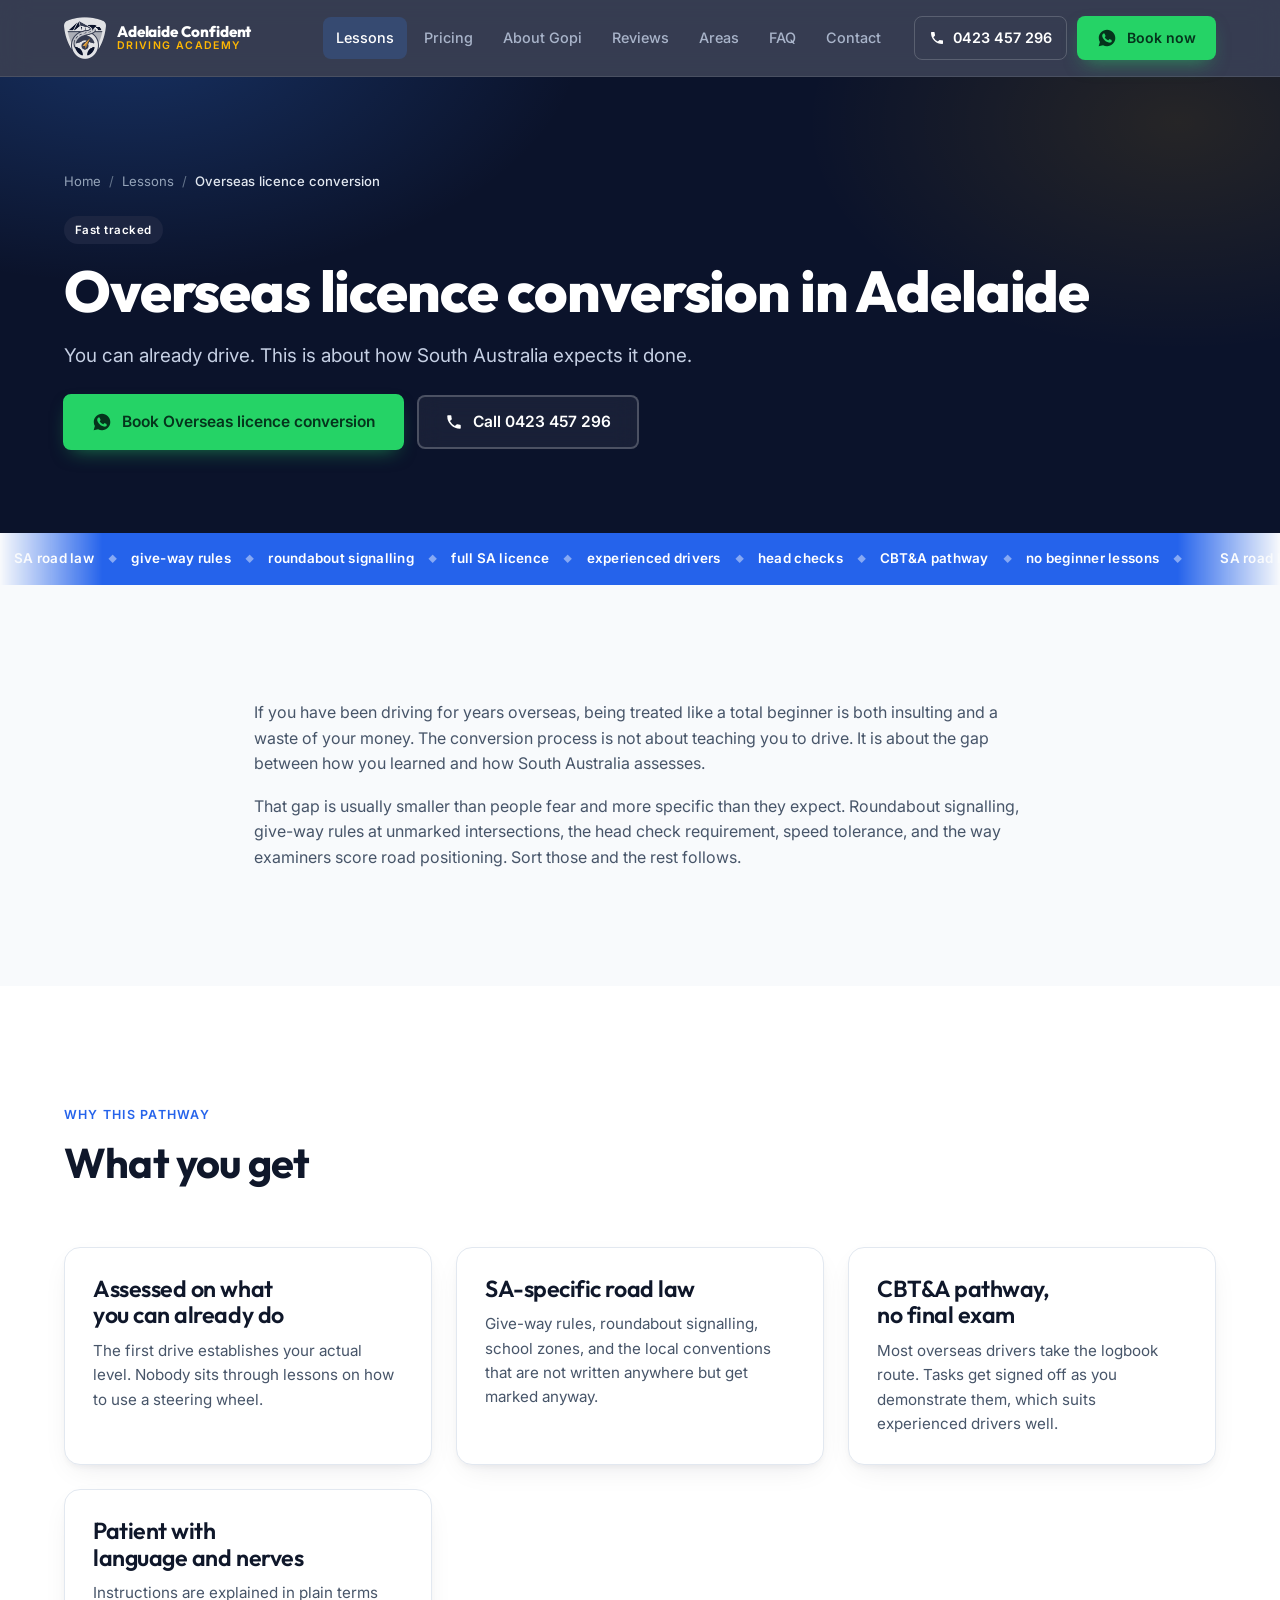
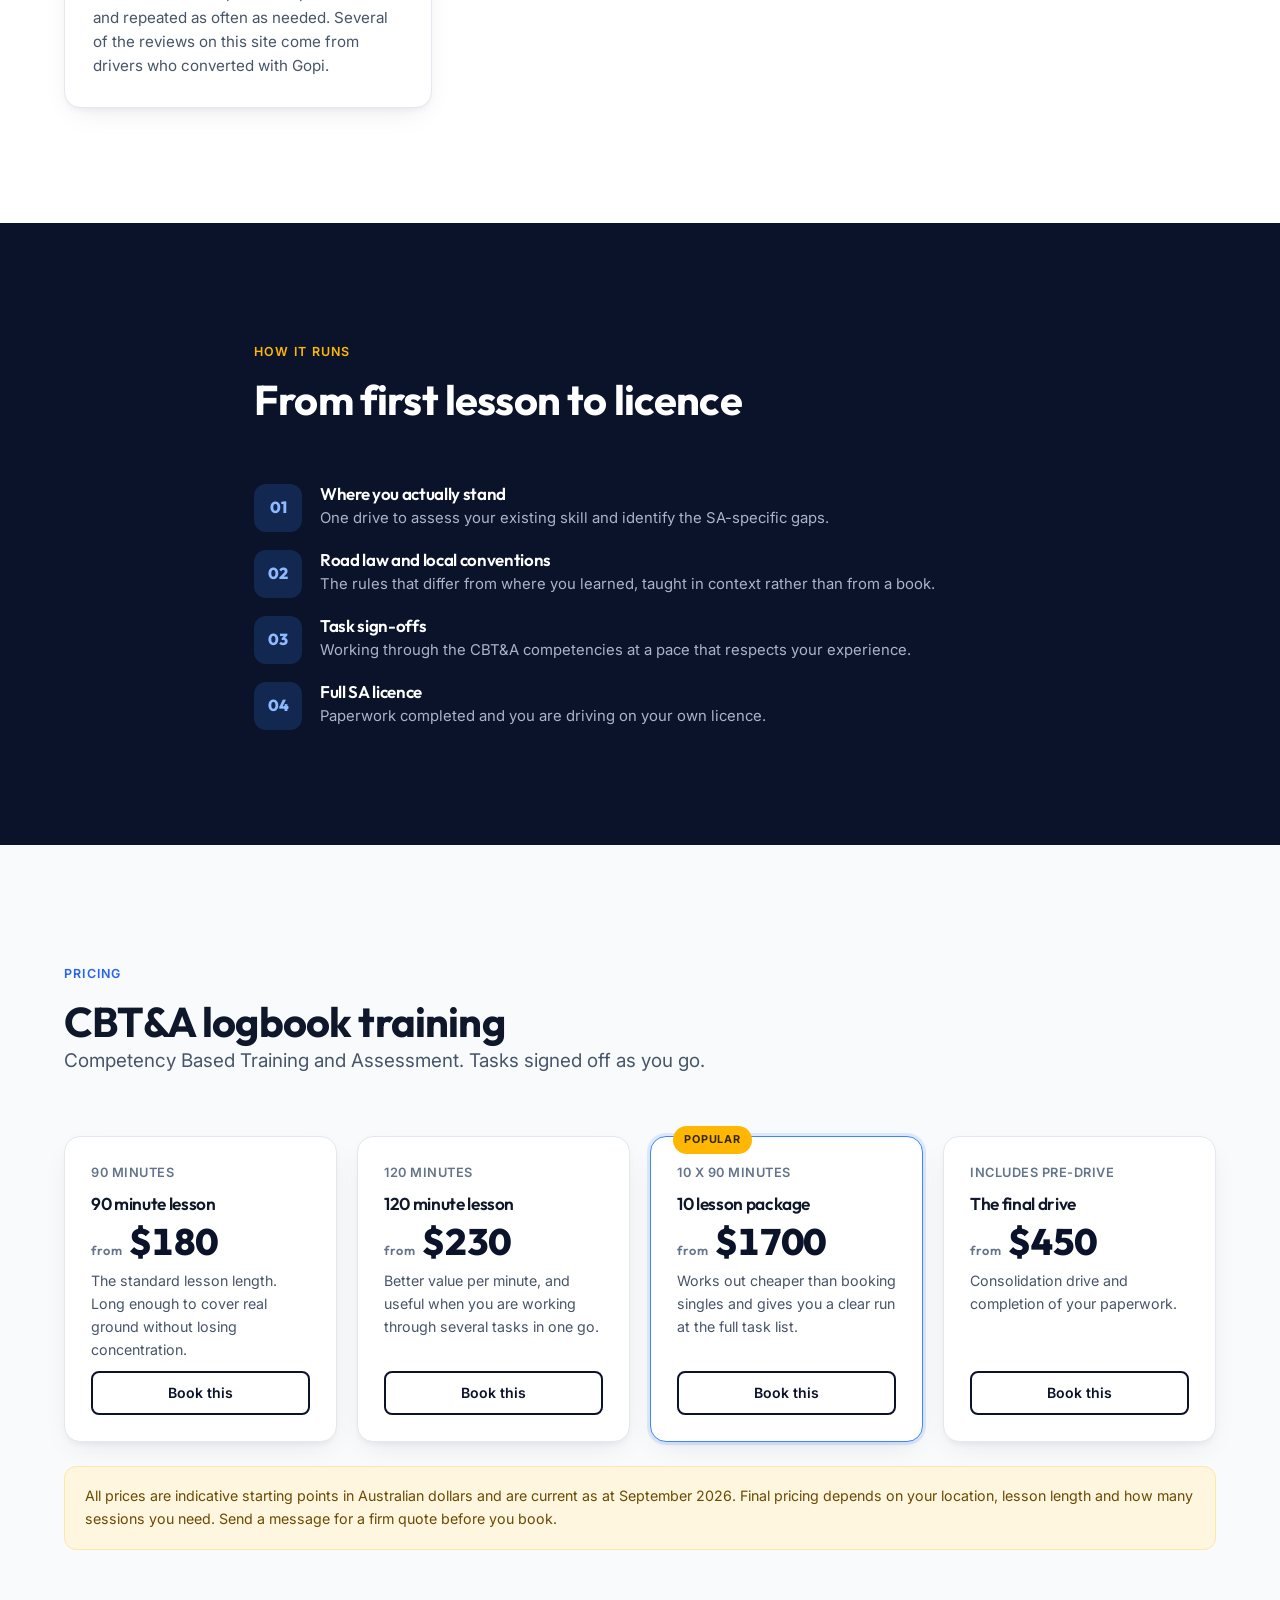
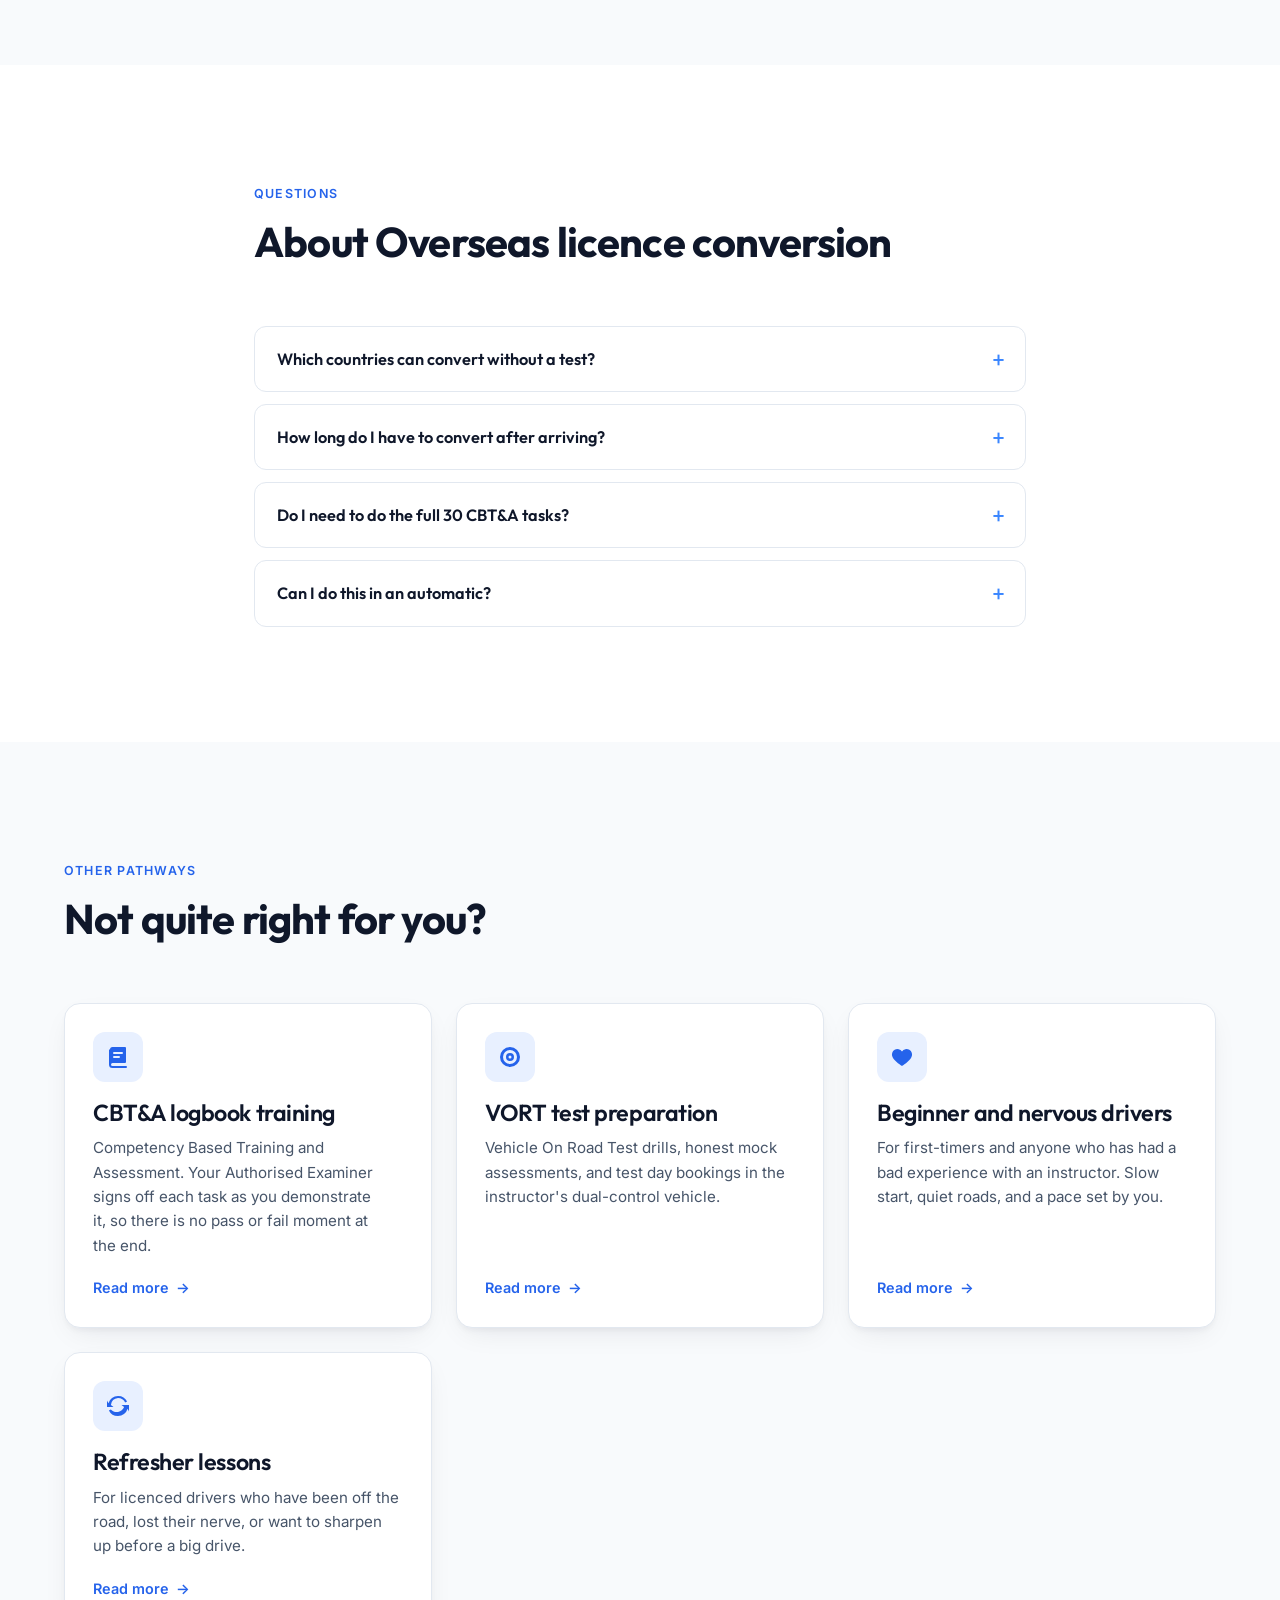
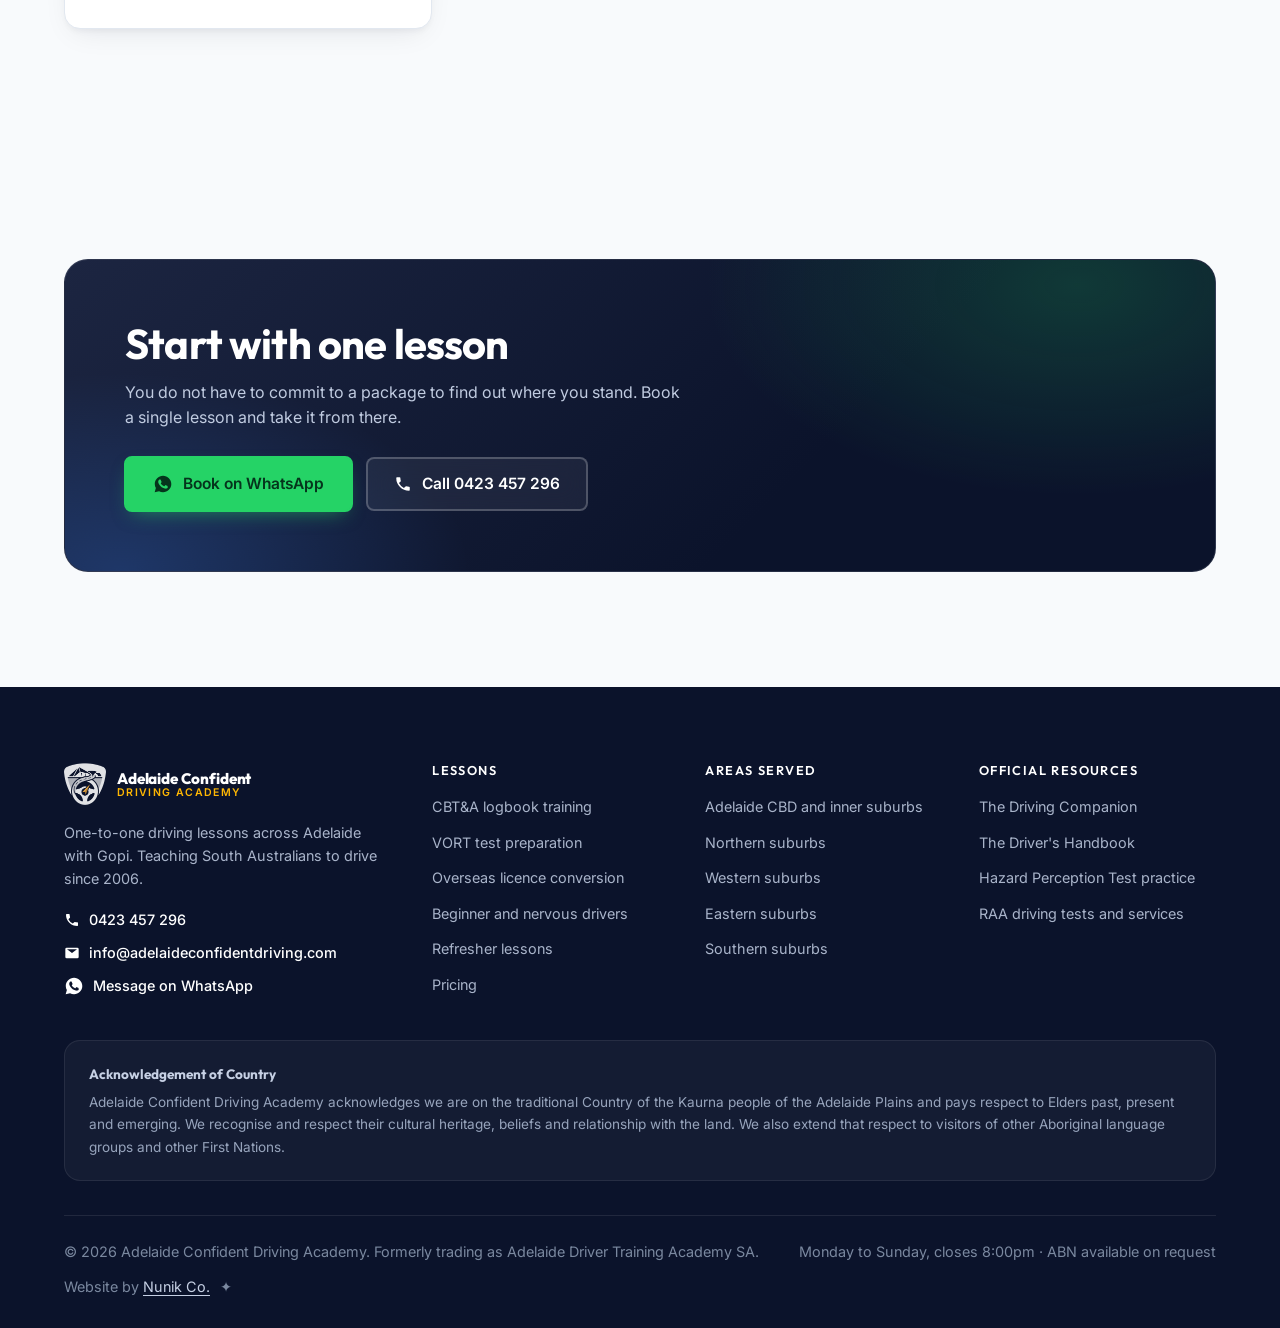
<file: services/overseas-licence-conversion/index.html>
<!DOCTYPE html>
<html lang="en-AU">
<head>
<meta charset="utf-8">
<meta name="viewport" content="width=device-width, initial-scale=1, viewport-fit=cover">
<title>Overseas Licence Conversion Adelaide | Full SA Licence</title>
<meta name="description" content="Convert your overseas driver licence to a full South Australian licence. CBT&amp;A pathway built around SA road law for experienced international drivers.">
<link rel="canonical" href="https://adelaideconfidentdriving.com/services/overseas-licence-conversion/">
<meta name="robots" content="index, follow, max-image-preview:large, max-snippet:-1, max-video-preview:-1">
<meta name="theme-color" content="#0B132B">
<meta name="author" content="Adelaide Confident Driving Academy">
<meta name="geo.region" content="AU-SA">
<meta name="geo.placename" content="Adelaide">
<meta name="geo.position" content="-34.9285;138.6007">
<meta name="ICBM" content="-34.9285, 138.6007">

<meta property="og:site_name" content="Adelaide Confident Driving Academy">
<meta property="og:type" content="article">
<meta property="og:locale" content="en_AU">
<meta property="og:title" content="Overseas Licence Conversion Adelaide | Full SA Licence">
<meta property="og:description" content="Convert your overseas driver licence to a full South Australian licence. CBT&amp;A pathway built around SA road law for experienced international drivers.">
<meta property="og:url" content="https://adelaideconfidentdriving.com/services/overseas-licence-conversion/">
<meta property="og:image" content="https://adelaideconfidentdriving.com/assets/img/og-default.png">
<meta property="og:image:width" content="1200">
<meta property="og:image:height" content="630">
<meta property="og:image:alt" content="Adelaide Confident Driving Academy, five star rated driving school in Adelaide">
<meta name="twitter:card" content="summary_large_image">
<meta name="twitter:title" content="Overseas Licence Conversion Adelaide | Full SA Licence">
<meta name="twitter:description" content="Convert your overseas driver licence to a full South Australian licence. CBT&amp;A pathway built around SA road law for experienced international drivers.">
<meta name="twitter:image" content="https://adelaideconfidentdriving.com/assets/img/og-default.png">

<link rel="icon" href="/favicon.ico" sizes="any">
<link rel="icon" href="/assets/img/icon-192.png" type="image/png" sizes="192x192">
<link rel="apple-touch-icon" href="/assets/img/apple-touch-icon.png">
<link rel="manifest" href="/site.webmanifest">
<link rel="author" href="/humans.txt" type="text/plain">

<link rel="preconnect" href="https://fonts.googleapis.com">
<link rel="preconnect" href="https://fonts.gstatic.com" crossorigin>
<!-- Loaded normally rather than with a media=print/onload swap: the CSP forbids
     inline event handlers, and display=swap already prevents invisible text. -->
<link rel="stylesheet" href="https://fonts.googleapis.com/css2?family=Outfit:wght@600;700;800&family=Inter:wght@400;500;600&display=swap">
<link rel="stylesheet" href="/assets/css/site.css?v=8c6334c6">
<script src="/assets/js/site.js?v=108efda3" defer></script>
<script type="application/ld+json">{"@context":"https://schema.org","@graph":[{"@type":["DrivingSchool","LocalBusiness"],"@id":"https://adelaideconfidentdriving.com/#business","name":"Adelaide Confident Driving Academy","alternateName":["Adelaide Confident Driving","Adelaide Driver Training Academy SA","ACDA"],"description":"One-to-one driving school serving Adelaide and South Australia. CBT&A logbook training, VORT test preparation, overseas licence conversion and lessons for nervous beginners.","url":"https://adelaideconfidentdriving.com/","telephone":"+61423457296","email":"info@adelaideconfidentdriving.com","foundingDate":"2006","image":"https://adelaideconfidentdriving.com/assets/img/og-default.png","logo":{"@type":"ImageObject","url":"https://adelaideconfidentdriving.com/assets/img/icon-512.png","width":512,"height":512},"priceRange":"$$","currenciesAccepted":"AUD","address":{"@type":"PostalAddress","addressLocality":"Adelaide","addressRegion":"SA","addressCountry":"AU"},"geo":{"@type":"GeoCoordinates","latitude":"-34.9285","longitude":"138.6007"},"areaServed":[{"@type":"City","name":"Adelaide"},{"@type":"Place","name":"Adelaide CBD"},{"@type":"Place","name":"North Adelaide"},{"@type":"Place","name":"Norwood"},{"@type":"Place","name":"Unley"},{"@type":"Place","name":"Prospect"},{"@type":"Place","name":"Parkside"},{"@type":"Place","name":"Hindmarsh"},{"@type":"Place","name":"Thebarton"},{"@type":"Place","name":"Kent Town"},{"@type":"Place","name":"Goodwood"},{"@type":"Place","name":"Salisbury"},{"@type":"Place","name":"Salisbury East"},{"@type":"Place","name":"Mawson Lakes"},{"@type":"Place","name":"Para Hills"},{"@type":"Place","name":"Gepps Cross"},{"@type":"Place","name":"Pooraka"},{"@type":"Place","name":"Ingle Farm"},{"@type":"Place","name":"Modbury"},{"@type":"Place","name":"Golden Grove"},{"@type":"Place","name":"Munno Para"},{"@type":"Place","name":"Port Adelaide"},{"@type":"Place","name":"Woodville"},{"@type":"Place","name":"Henley Beach"},{"@type":"Place","name":"Findon"},{"@type":"Place","name":"Seaton"},{"@type":"Place","name":"West Lakes"},{"@type":"Place","name":"Fulham"},{"@type":"Place","name":"Grange"},{"@type":"Place","name":"Semaphore"},{"@type":"Place","name":"Royal Park"},{"@type":"Place","name":"Campbelltown"},{"@type":"Place","name":"Tea Tree Gully"},{"@type":"Place","name":"Magill"},{"@type":"Place","name":"Paradise"},{"@type":"Place","name":"Newton"},{"@type":"Place","name":"Burnside"},{"@type":"Place","name":"Glen Osmond"},{"@type":"Place","name":"Hectorville"},{"@type":"Place","name":"Kensington"},{"@type":"Place","name":"Marryatville"},{"@type":"Place","name":"Marion"},{"@type":"Place","name":"Mitcham"},{"@type":"Place","name":"Brighton"},{"@type":"Place","name":"Glenelg"},{"@type":"Place","name":"Somerton Park"},{"@type":"Place","name":"Plympton"},{"@type":"Place","name":"Edwardstown"},{"@type":"Place","name":"Ascot Park"},{"@type":"Place","name":"Clovelly Park"},{"@type":"Place","name":"Daw Park"}],"serviceArea":{"@type":"GeoCircle","geoMidpoint":{"@type":"GeoCoordinates","latitude":"-34.9285","longitude":"138.6007"},"geoRadius":"40000"},"openingHoursSpecification":[{"@type":"OpeningHoursSpecification","dayOfWeek":["Monday","Tuesday","Wednesday","Thursday","Friday","Saturday","Sunday"],"opens":"07:00","closes":"20:00"}],"aggregateRating":{"@type":"AggregateRating","ratingValue":"5.0","reviewCount":72,"bestRating":"5","worstRating":"1"},"review":[{"@type":"Review","author":{"@type":"Person","name":"Basil Eldhose"},"reviewRating":{"@type":"Rating","ratingValue":"5","bestRating":"5"},"reviewBody":"I had a great experience learning with Gopi. He is very patient, friendly, and explains everything in a simple way. His guidance helped me build confidence and pass my driving test on the first attempt."},{"@type":"Review","author":{"@type":"Person","name":"Zandy"},"reviewRating":{"@type":"Rating","ratingValue":"5","bestRating":"5"},"reviewBody":"Absolutely the best instructor in Adelaide, I know this because I have had many instructors before him. He really works hard to make sure you succeed, excellent teaching ability, and a positive attitude."},{"@type":"Review","author":{"@type":"Person","name":"Mina Prajapat"},"reviewRating":{"@type":"Rating","ratingValue":"5","bestRating":"5"},"reviewBody":"I can't thank Gopi Sir enough for all the support and patience he showed during my driving lessons, especially while I was in my 9th month of pregnancy. His calm demeanor and clear guidance made it possible."},{"@type":"Review","author":{"@type":"Person","name":"Chinthika Samarakoon"},"reviewRating":{"@type":"Rating","ratingValue":"5","bestRating":"5"},"reviewBody":"I did my overseas licence conversion through CBT&A with Gopi and got the full SA driver's licence. Gopi was an excellent teacher, kind, respectful, and patient throughout the entire process."},{"@type":"Review","author":{"@type":"Person","name":"Vedant Saini"},"reviewRating":{"@type":"Rating","ratingValue":"5","bestRating":"5"},"reviewBody":"Excellent instructor! Gopi really knows his stuff. Lots of tips and tricks which got my confidence up. Passed my CBT&A with an Auditor in the car on the first try!"},{"@type":"Review","author":{"@type":"Person","name":"Xander Schofield"},"reviewRating":{"@type":"Rating","ratingValue":"5","bestRating":"5"},"reviewBody":"Gopi was incredibly helpful in getting my P's. In the session right before the exam, he helped correct mistakes quickly and efficiently."},{"@type":"Review","author":{"@type":"Person","name":"Anh Quang Le Van"},"reviewRating":{"@type":"Rating","ratingValue":"5","bestRating":"5"},"reviewBody":"Experienced, gentle, and patient enough to help me pass the full license test in just 2 training sessions. He organized early timeframes for my urgent timeline."},{"@type":"Review","author":{"@type":"Person","name":"Aishwarya Menon"},"reviewRating":{"@type":"Rating","ratingValue":"5","bestRating":"5"},"reviewBody":"I passed my driving test the first time! Gopi uncle broke down each task and ensured I understood the movement prior to attempting it on the road."}],"employee":{"@id":"https://adelaideconfidentdriving.com/about/#gopi"},"founder":{"@id":"https://adelaideconfidentdriving.com/about/#gopi"},"sameAs":["https://share.google/oz1qiCDrlBlNMlHzZ","https://www.google.com/search?kgmid=/g/11vqnhx90x","https://adelaidedrivertrainingacademysa.com.au"],"hasOfferCatalog":{"@type":"OfferCatalog","name":"Driving lessons and assessments","itemListElement":[{"@type":"Offer","itemOffered":{"@type":"Service","name":"CBT&A logbook training","url":"https://adelaideconfidentdriving.com/services/cbta-logbook-training/"}},{"@type":"Offer","itemOffered":{"@type":"Service","name":"VORT test preparation","url":"https://adelaideconfidentdriving.com/services/vort-test-preparation/"}},{"@type":"Offer","itemOffered":{"@type":"Service","name":"Overseas licence conversion","url":"https://adelaideconfidentdriving.com/services/overseas-licence-conversion/"}},{"@type":"Offer","itemOffered":{"@type":"Service","name":"Beginner and nervous drivers","url":"https://adelaideconfidentdriving.com/services/beginner-driving-lessons/"}},{"@type":"Offer","itemOffered":{"@type":"Service","name":"Refresher lessons","url":"https://adelaideconfidentdriving.com/services/refresher-driving-lessons/"}}]}},{"@type":"Service","@id":"https://adelaideconfidentdriving.com/services/overseas-licence-conversion/#service","name":"Overseas licence conversion","serviceType":"Overseas licence conversion","description":"Convert your overseas driver licence to a full South Australian licence. CBT&A pathway built around SA road law for experienced international drivers.","provider":{"@id":"https://adelaideconfidentdriving.com/#business"},"areaServed":[{"@type":"City","name":"Adelaide"}],"url":"https://adelaideconfidentdriving.com/services/overseas-licence-conversion/","offers":{"@type":"AggregateOffer","priceCurrency":"AUD","lowPrice":"180","highPrice":"1700","offerCount":4,"offers":[{"@type":"Offer","name":"90 minute lesson","price":"180","priceCurrency":"AUD","availability":"https://schema.org/InStock","url":"https://adelaideconfidentdriving.com/pricing/","description":"The standard lesson length. Long enough to cover real ground without losing concentration."},{"@type":"Offer","name":"120 minute lesson","price":"230","priceCurrency":"AUD","availability":"https://schema.org/InStock","url":"https://adelaideconfidentdriving.com/pricing/","description":"Better value per minute, and useful when you are working through several tasks in one go."},{"@type":"Offer","name":"10 lesson package","price":"1700","priceCurrency":"AUD","availability":"https://schema.org/InStock","url":"https://adelaideconfidentdriving.com/pricing/","description":"Works out cheaper than booking singles and gives you a clear run at the full task list."},{"@type":"Offer","name":"The final drive","price":"450","priceCurrency":"AUD","availability":"https://schema.org/InStock","url":"https://adelaideconfidentdriving.com/pricing/","description":"Consolidation drive and completion of your paperwork."}]}},{"@type":"FAQPage","mainEntity":[{"@type":"Question","name":"Which countries can convert without a test?","acceptedAnswer":{"@type":"Answer","text":"It depends on your country of issue and your licence class. Some are recognised for direct conversion, others require assessment. Service SA publishes the current list, and Gopi can talk you through where you sit before you book anything."}},{"@type":"Question","name":"How long do I have to convert after arriving?","acceptedAnswer":{"@type":"Answer","text":"There are timeframes attached to overseas licences in South Australia and they vary with your visa status. Check mylicence.sa.gov.au for your situation, because getting this wrong can leave you driving unlicensed without realising."}},{"@type":"Question","name":"Do I need to do the full 30 CBT&A tasks?","acceptedAnswer":{"@type":"Answer","text":"You work through the competencies, but an experienced driver typically moves through them considerably faster than a first-time learner."}},{"@type":"Question","name":"Can I do this in an automatic?","acceptedAnswer":{"@type":"Answer","text":"Yes. Note that if you are assessed in an automatic, your SA licence carries an automatic-only condition."}}]},{"@type":"BreadcrumbList","itemListElement":[{"@type":"ListItem","position":1,"name":"Home","item":"https://adelaideconfidentdriving.com/"},{"@type":"ListItem","position":2,"name":"Lessons","item":"https://adelaideconfidentdriving.com/services/"},{"@type":"ListItem","position":3,"name":"Overseas licence conversion","item":"https://adelaideconfidentdriving.com/services/overseas-licence-conversion/"}]}]}</script>
</head>
<body>
<a class="skip-link" href="#main">Skip to content</a>
<header class="site-header">
  <div class="wrap">
    <nav class="nav" aria-label="Main">
      <a class="brand" href="/">
        <img src="/assets/img/logo-mark-light.png" alt="" width="42" height="42">
        <span class="brand-text">
          <b>Adelaide Confident</b>
          <span>Driving Academy</span>
        </span>
      </a>
      <ul class="nav-links" id="nav-links"><li><a href="/services/" aria-current="page">Lessons</a></li><li><a href="/pricing/">Pricing</a></li><li><a href="/about/">About Gopi</a></li><li><a href="/reviews/">Reviews</a></li><li><a href="/service-areas/">Areas</a></li><li><a href="/faq/">FAQ</a></li><li><a href="/contact/">Contact</a></li></ul>
      <div class="nav-cta">
        <a class="nav-call" href="tel:+61423457296"><svg aria-hidden="true" width="16" height="16" viewBox="0 0 24 24" fill="currentColor"><path d="M6.6 10.8a15.1 15.1 0 0 0 6.6 6.6l2.2-2.2a1 1 0 0 1 1-.25c1.1.37 2.3.57 3.6.57a1 1 0 0 1 1 1V20a1 1 0 0 1-1 1A17 17 0 0 1 3 4a1 1 0 0 1 1-1h3.5a1 1 0 0 1 1 1c0 1.25.2 2.45.57 3.57a1 1 0 0 1-.25 1l-2.22 2.23Z"/></svg><span>0423 457 296</span></a>
        <a class="btn btn--whatsapp btn--sm" href="https://wa.me/61423457296?text=Hi%20Gopi%2C%20I%27d%20like%20to%20book%20a%20driving%20lesson%20with%20Adelaide%20Confident%20Driving%20Academy.%20Could%20you%20let%20me%20know%20your%20availability%3F" rel="noopener"><svg aria-hidden="true" width="20" height="20" viewBox="0 0 24 24" fill="currentColor"><path d="M12.04 2C6.58 2 2.13 6.45 2.13 11.91c0 1.75.46 3.45 1.32 4.95L2 22l5.25-1.38a9.87 9.87 0 0 0 4.79 1.22h.01c5.46 0 9.91-4.45 9.91-9.91S17.5 2 12.04 2Zm5.8 14.17c-.24.68-1.4 1.3-1.95 1.35-.5.05-1.13.07-1.83-.11-.42-.11-.96-.29-1.65-.59-2.9-1.25-4.8-4.17-4.94-4.36-.15-.19-1.19-1.58-1.19-3.02s.76-2.14 1.03-2.44c.27-.29.58-.37.78-.37h.56c.18 0 .42-.07.66.5.24.59.83 2.03.9 2.18.07.15.12.32.02.51-.09.19-.14.31-.28.48-.14.17-.29.37-.42.5-.14.14-.28.29-.12.57.16.29.71 1.17 1.53 1.9 1.05.94 1.94 1.23 2.22 1.37.27.14.43.12.59-.07.16-.19.68-.79.86-1.07.18-.27.36-.22.61-.13.24.09 1.55.73 1.82.86.27.14.44.2.5.32.07.11.07.65-.17 1.33Z"/></svg> Book now</a>
        <button class="nav-toggle" type="button" aria-expanded="false" aria-controls="nav-links" aria-label="Menu"><span></span></button>
      </div>
    </nav>
  </div>
</header>

<main id="main">
<section class="page-hero">
  <nav class="crumbs" aria-label="Breadcrumb"><div class="wrap"><ol><li><a href="/">Home</a></li><li><a href="/services/">Lessons</a></li><li><span aria-current="page">Overseas licence conversion</span></li></ol></div></nav>
  <div class="wrap">
    <span class="chip chip--dark">Fast tracked</span>
    <h1 style="margin-top:14px">Overseas licence conversion in Adelaide</h1>
    <p class="lede">You can already drive. This is about how South Australia expects it done.</p>
    <div class="btn-row mt-24">
      <a class="btn btn--whatsapp pulse" href="https://wa.me/61423457296?text=Hi%20Gopi%2C%20I%27m%20interested%20in%20overseas%20licence%20conversion%20with%20Adelaide%20Confident%20Driving%20Academy.%20Could%20you%20tell%20me%20about%20availability%3F" rel="noopener"><svg aria-hidden="true" width="20" height="20" viewBox="0 0 24 24" fill="currentColor"><path d="M12.04 2C6.58 2 2.13 6.45 2.13 11.91c0 1.75.46 3.45 1.32 4.95L2 22l5.25-1.38a9.87 9.87 0 0 0 4.79 1.22h.01c5.46 0 9.91-4.45 9.91-9.91S17.5 2 12.04 2Zm5.8 14.17c-.24.68-1.4 1.3-1.95 1.35-.5.05-1.13.07-1.83-.11-.42-.11-.96-.29-1.65-.59-2.9-1.25-4.8-4.17-4.94-4.36-.15-.19-1.19-1.58-1.19-3.02s.76-2.14 1.03-2.44c.27-.29.58-.37.78-.37h.56c.18 0 .42-.07.66.5.24.59.83 2.03.9 2.18.07.15.12.32.02.51-.09.19-.14.31-.28.48-.14.17-.29.37-.42.5-.14.14-.28.29-.12.57.16.29.71 1.17 1.53 1.9 1.05.94 1.94 1.23 2.22 1.37.27.14.43.12.59-.07.16-.19.68-.79.86-1.07.18-.27.36-.22.61-.13.24.09 1.55.73 1.82.86.27.14.44.2.5.32.07.11.07.65-.17 1.33Z"/></svg> Book Overseas licence conversion</a>
      <a class="btn btn--ghost" href="tel:+61423457296"><svg aria-hidden="true" width="18" height="18" viewBox="0 0 24 24" fill="currentColor"><path d="M6.6 10.8a15.1 15.1 0 0 0 6.6 6.6l2.2-2.2a1 1 0 0 1 1-.25c1.1.37 2.3.57 3.6.57a1 1 0 0 1 1 1V20a1 1 0 0 1-1 1A17 17 0 0 1 3 4a1 1 0 0 1 1-1h3.5a1 1 0 0 1 1 1c0 1.25.2 2.45.57 3.57a1 1 0 0 1-.25 1l-2.22 2.23Z"/></svg> Call 0423 457 296</a>
    </div>
  </div>
</section>
<div class="marquee marquee--cobalt" aria-hidden="true">
  <div class="marquee-track">
    <span class="marquee-set"><span>SA road law</span><span class="marquee-dot" aria-hidden="true">&#9670;</span><span>give-way rules</span><span class="marquee-dot" aria-hidden="true">&#9670;</span><span>roundabout signalling</span><span class="marquee-dot" aria-hidden="true">&#9670;</span><span>full SA licence</span><span class="marquee-dot" aria-hidden="true">&#9670;</span><span>experienced drivers</span><span class="marquee-dot" aria-hidden="true">&#9670;</span><span>head checks</span><span class="marquee-dot" aria-hidden="true">&#9670;</span><span>CBT&amp;A pathway</span><span class="marquee-dot" aria-hidden="true">&#9670;</span><span>no beginner lessons</span><span class="marquee-dot" aria-hidden="true">&#9670;</span></span>
    <span class="marquee-set"><span>SA road law</span><span class="marquee-dot" aria-hidden="true">&#9670;</span><span>give-way rules</span><span class="marquee-dot" aria-hidden="true">&#9670;</span><span>roundabout signalling</span><span class="marquee-dot" aria-hidden="true">&#9670;</span><span>full SA licence</span><span class="marquee-dot" aria-hidden="true">&#9670;</span><span>experienced drivers</span><span class="marquee-dot" aria-hidden="true">&#9670;</span><span>head checks</span><span class="marquee-dot" aria-hidden="true">&#9670;</span><span>CBT&amp;A pathway</span><span class="marquee-dot" aria-hidden="true">&#9670;</span><span>no beginner lessons</span><span class="marquee-dot" aria-hidden="true">&#9670;</span></span>
  </div>
</div>
<section class="section">
  <div class="wrap wrap--narrow prose"><p>If you have been driving for years overseas, being treated like a total beginner is both insulting and a waste of your money. The conversion process is not about teaching you to drive. It is about the gap between how you learned and how South Australia assesses.</p><p>That gap is usually smaller than people fear and more specific than they expect. Roundabout signalling, give-way rules at unmarked intersections, the head check requirement, speed tolerance, and the way examiners score road positioning. Sort those and the rest follows.</p></div>
</section>

<section class="section section--tint">
  <div class="wrap">
    <div class="section-head">
      <p class="eyebrow">Why this pathway</p>
      <h2>What you get</h2>
    </div>
    <div class="grid grid--2"><article class="card reveal" data-delay="0">
  <h3>Assessed on what you can already do</h3><p>The first drive establishes your actual level. Nobody sits through lessons on how to use a steering wheel.</p>
</article><article class="card reveal" data-delay="60">
  <h3>SA-specific road law</h3><p>Give-way rules, roundabout signalling, school zones, and the local conventions that are not written anywhere but get marked anyway.</p>
</article><article class="card reveal" data-delay="120">
  <h3>CBT&amp;A pathway, no final exam</h3><p>Most overseas drivers take the logbook route. Tasks get signed off as you demonstrate them, which suits experienced drivers well.</p>
</article><article class="card reveal" data-delay="180">
  <h3>Patient with language and nerves</h3><p>Instructions are explained in plain terms and repeated as often as needed. Several of the reviews on this site come from drivers who converted with Gopi.</p>
</article></div>
  </div>
</section>

<section class="section section--dark">
  <div class="wrap wrap--narrow">
    <div class="section-head">
      <p class="eyebrow">How it runs</p>
      <h2>From first lesson to licence</h2>
    </div>
    <ol class="steps"><li><div><h3>Where you actually stand</h3><p>One drive to assess your existing skill and identify the SA-specific gaps.</p></div></li><li><div><h3>Road law and local conventions</h3><p>The rules that differ from where you learned, taught in context rather than from a book.</p></div></li><li><div><h3>Task sign-offs</h3><p>Working through the CBT&amp;A competencies at a pace that respects your experience.</p></div></li><li><div><h3>Full SA licence</h3><p>Paperwork completed and you are driving on your own licence.</p></div></li></ol>
  </div>
</section>

<section class="section">
  <div class="wrap">
    <div class="section-head">
      <p class="eyebrow">Pricing</p>
      <h2>CBT&amp;A logbook training</h2>
      <p class="lede">Competency Based Training and Assessment. Tasks signed off as you go.</p>
    </div>
    <div class="price-grid"><div class="price-card">
  
  <span class="pc-dur">90 minutes</span>
  <h3>90 minute lesson</h3>
  <p class="pc-amt"><small>from</small> $180</p>
  <p>The standard lesson length. Long enough to cover real ground without losing concentration.</p>
  <a class="btn btn--outline btn--sm" href="/#book">Book this</a>
</div><div class="price-card">
  
  <span class="pc-dur">120 minutes</span>
  <h3>120 minute lesson</h3>
  <p class="pc-amt"><small>from</small> $230</p>
  <p>Better value per minute, and useful when you are working through several tasks in one go.</p>
  <a class="btn btn--outline btn--sm" href="/#book">Book this</a>
</div><div class="price-card is-featured">
  <span class="pc-flag">Popular</span>
  <span class="pc-dur">10 x 90 minutes</span>
  <h3>10 lesson package</h3>
  <p class="pc-amt"><small>from</small> $1700</p>
  <p>Works out cheaper than booking singles and gives you a clear run at the full task list.</p>
  <a class="btn btn--outline btn--sm" href="/#book">Book this</a>
</div><div class="price-card">
  
  <span class="pc-dur">Includes pre-drive</span>
  <h3>The final drive</h3>
  <p class="pc-amt"><small>from</small> $450</p>
  <p>Consolidation drive and completion of your paperwork.</p>
  <a class="btn btn--outline btn--sm" href="/#book">Book this</a>
</div></div>
    <p class="price-note">All prices are indicative starting points in Australian dollars and are current as at September 2026. Final pricing depends on your location, lesson length and how many sessions you need. Send a message for a firm quote before you book.</p>
  </div>
</section>

<section class="section section--tint">
  <div class="wrap wrap--narrow">
    <div class="section-head"><p class="eyebrow">Questions</p><h2>About Overseas licence conversion</h2></div>
    <div class="faq"><details><summary>Which countries can convert without a test?</summary><div class="faq-body"><p>It depends on your country of issue and your licence class. Some are recognised for direct conversion, others require assessment. Service SA publishes the current list, and Gopi can talk you through where you sit before you book anything.</p></div></details><details><summary>How long do I have to convert after arriving?</summary><div class="faq-body"><p>There are timeframes attached to overseas licences in South Australia and they vary with your visa status. Check mylicence.sa.gov.au for your situation, because getting this wrong can leave you driving unlicensed without realising.</p></div></details><details><summary>Do I need to do the full 30 CBT&amp;A tasks?</summary><div class="faq-body"><p>You work through the competencies, but an experienced driver typically moves through them considerably faster than a first-time learner.</p></div></details><details><summary>Can I do this in an automatic?</summary><div class="faq-body"><p>Yes. Note that if you are assessed in an automatic, your SA licence carries an automatic-only condition.</p></div></details></div>
  </div>
</section>

<section class="section">
  <div class="wrap">
    <div class="section-head"><p class="eyebrow">Other pathways</p><h2>Not quite right for you?</h2></div>
    <div class="grid grid--3"><article class="card reveal"><span class="card-icon"><svg aria-hidden="true" width="24" height="24" viewBox="0 0 24 24" fill="currentColor"><path d="M4 4.5A2.5 2.5 0 0 1 6.5 2H19a1 1 0 0 1 1 1v14a1 1 0 0 1-1 1H6.5a1.5 1.5 0 0 0 0 3H20a1 1 0 1 1 0 2H6.5A3.5 3.5 0 0 1 3 19.5v-15Zm4 2.5a1 1 0 0 0 0 2h8a1 1 0 1 0 0-2H8Zm0 4a1 1 0 1 0 0 2h5a1 1 0 1 0 0-2H8Z"/></svg></span><h3>CBT&amp;A logbook training</h3><p>Competency Based Training and Assessment. Your Authorised Examiner signs off each task as you demonstrate it, so there is no pass or fail moment at the end.</p><a class="card-link" href="/services/cbta-logbook-training/">Read more</a></article><article class="card reveal"><span class="card-icon"><svg aria-hidden="true" width="24" height="24" viewBox="0 0 24 24" fill="currentColor"><path d="M12 2a10 10 0 1 0 0 20 10 10 0 0 0 0-20Zm0 3a7 7 0 1 1 0 14 7 7 0 0 1 0-14Zm0 3a4 4 0 1 0 0 8 4 4 0 0 0 0-8Zm0 2.5a1.5 1.5 0 1 1 0 3 1.5 1.5 0 0 1 0-3Z"/></svg></span><h3>VORT test preparation</h3><p>Vehicle On Road Test drills, honest mock assessments, and test day bookings in the instructor&#x27;s dual-control vehicle.</p><a class="card-link" href="/services/vort-test-preparation/">Read more</a></article><article class="card reveal"><span class="card-icon"><svg aria-hidden="true" width="24" height="24" viewBox="0 0 24 24" fill="currentColor"><path d="M12 21s-7.5-4.6-9.5-9A5.5 5.5 0 0 1 12 6.5 5.5 5.5 0 0 1 21.5 12c-2 4.4-9.5 9-9.5 9Z"/></svg></span><h3>Beginner and nervous drivers</h3><p>For first-timers and anyone who has had a bad experience with an instructor. Slow start, quiet roads, and a pace set by you.</p><a class="card-link" href="/services/beginner-driving-lessons/">Read more</a></article><article class="card reveal"><span class="card-icon"><svg aria-hidden="true" width="24" height="24" viewBox="0 0 24 24" fill="currentColor"><path d="M12 4a8 8 0 0 1 7.2 4.5l1.9-.9A10 10 0 0 0 12 2a10 10 0 0 0-9.6 7.2L1 6.5V13h6.5l-2.6-2.1A8 8 0 0 1 12 4Zm10 7h-6.5l2.6 2.1A8 8 0 0 1 4.8 15.5l-1.9.9A10 10 0 0 0 12 22a10 10 0 0 0 9.6-7.2l1.4 2.7V11Z"/></svg></span><h3>Refresher lessons</h3><p>For licenced drivers who have been off the road, lost their nerve, or want to sharpen up before a big drive.</p><a class="card-link" href="/services/refresher-driving-lessons/">Read more</a></article></div>
  </div>
</section>

<section class="section"><div class="wrap">
  <div class="cta-band reveal">
    <h2>Start with one lesson</h2>
    <p>You do not have to commit to a package to find out where you stand. Book a single lesson and take it from there.</p>
    <div class="btn-row">
      <a class="btn btn--whatsapp pulse" href="https://wa.me/61423457296?text=Hi%20Gopi%2C%20I%27d%20like%20to%20book%20a%20driving%20lesson.%20Here%27s%20a%20bit%20about%20where%20I%27m%20at%3A" rel="noopener"><svg aria-hidden="true" width="20" height="20" viewBox="0 0 24 24" fill="currentColor"><path d="M12.04 2C6.58 2 2.13 6.45 2.13 11.91c0 1.75.46 3.45 1.32 4.95L2 22l5.25-1.38a9.87 9.87 0 0 0 4.79 1.22h.01c5.46 0 9.91-4.45 9.91-9.91S17.5 2 12.04 2Zm5.8 14.17c-.24.68-1.4 1.3-1.95 1.35-.5.05-1.13.07-1.83-.11-.42-.11-.96-.29-1.65-.59-2.9-1.25-4.8-4.17-4.94-4.36-.15-.19-1.19-1.58-1.19-3.02s.76-2.14 1.03-2.44c.27-.29.58-.37.78-.37h.56c.18 0 .42-.07.66.5.24.59.83 2.03.9 2.18.07.15.12.32.02.51-.09.19-.14.31-.28.48-.14.17-.29.37-.42.5-.14.14-.28.29-.12.57.16.29.71 1.17 1.53 1.9 1.05.94 1.94 1.23 2.22 1.37.27.14.43.12.59-.07.16-.19.68-.79.86-1.07.18-.27.36-.22.61-.13.24.09 1.55.73 1.82.86.27.14.44.2.5.32.07.11.07.65-.17 1.33Z"/></svg> Book on WhatsApp</a>
      <a class="btn btn--ghost" href="tel:+61423457296"><svg aria-hidden="true" width="18" height="18" viewBox="0 0 24 24" fill="currentColor"><path d="M6.6 10.8a15.1 15.1 0 0 0 6.6 6.6l2.2-2.2a1 1 0 0 1 1-.25c1.1.37 2.3.57 3.6.57a1 1 0 0 1 1 1V20a1 1 0 0 1-1 1A17 17 0 0 1 3 4a1 1 0 0 1 1-1h3.5a1 1 0 0 1 1 1c0 1.25.2 2.45.57 3.57a1 1 0 0 1-.25 1l-2.22 2.23Z"/></svg> Call 0423 457 296</a>
    </div>
  </div>
</div></section>
</main>
<footer class="site-footer">
  <div class="wrap">
    <div class="footer-grid">
      <div class="footer-brand">
        <a class="brand" href="/">
          <img src="/assets/img/logo-mark-light.png" alt="" width="42" height="42">
          <span class="brand-text"><b>Adelaide Confident</b><span>Driving Academy</span></span>
        </a>
        <p>One-to-one driving lessons across Adelaide with Gopi. Teaching South Australians
        to drive since 2006.</p>
        <div class="footer-contact">
          <a href="tel:+61423457296"><svg aria-hidden="true" width="16" height="16" viewBox="0 0 24 24" fill="currentColor"><path d="M6.6 10.8a15.1 15.1 0 0 0 6.6 6.6l2.2-2.2a1 1 0 0 1 1-.25c1.1.37 2.3.57 3.6.57a1 1 0 0 1 1 1V20a1 1 0 0 1-1 1A17 17 0 0 1 3 4a1 1 0 0 1 1-1h3.5a1 1 0 0 1 1 1c0 1.25.2 2.45.57 3.57a1 1 0 0 1-.25 1l-2.22 2.23Z"/></svg> 0423 457 296</a>
          <a href="mailto:info@adelaideconfidentdriving.com"><svg aria-hidden="true" width="16" height="16" viewBox="0 0 24 24" fill="currentColor"><path d="M2 6a2 2 0 0 1 2-2h16a2 2 0 0 1 2 2v12a2 2 0 0 1-2 2H4a2 2 0 0 1-2-2V6Zm2.5.5L12 12l7.5-5.5H4.5Z"/></svg> info@adelaideconfidentdriving.com</a>
          <a href="https://wa.me/61423457296?text=Hi%20Gopi%2C%20I%20found%20Adelaide%20Confident%20Driving%20Academy%20online%20and%20I%27d%20like%20to%20ask%20about%20driving%20lessons." rel="noopener"><svg aria-hidden="true" width="20" height="20" viewBox="0 0 24 24" fill="currentColor"><path d="M12.04 2C6.58 2 2.13 6.45 2.13 11.91c0 1.75.46 3.45 1.32 4.95L2 22l5.25-1.38a9.87 9.87 0 0 0 4.79 1.22h.01c5.46 0 9.91-4.45 9.91-9.91S17.5 2 12.04 2Zm5.8 14.17c-.24.68-1.4 1.3-1.95 1.35-.5.05-1.13.07-1.83-.11-.42-.11-.96-.29-1.65-.59-2.9-1.25-4.8-4.17-4.94-4.36-.15-.19-1.19-1.58-1.19-3.02s.76-2.14 1.03-2.44c.27-.29.58-.37.78-.37h.56c.18 0 .42-.07.66.5.24.59.83 2.03.9 2.18.07.15.12.32.02.51-.09.19-.14.31-.28.48-.14.17-.29.37-.42.5-.14.14-.28.29-.12.57.16.29.71 1.17 1.53 1.9 1.05.94 1.94 1.23 2.22 1.37.27.14.43.12.59-.07.16-.19.68-.79.86-1.07.18-.27.36-.22.61-.13.24.09 1.55.73 1.82.86.27.14.44.2.5.32.07.11.07.65-.17 1.33Z"/></svg> Message on WhatsApp</a>
        </div>
      </div>
      <div>
        <h4>Lessons</h4>
        <ul><li><a href="/services/cbta-logbook-training/">CBT&amp;A logbook training</a></li><li><a href="/services/vort-test-preparation/">VORT test preparation</a></li><li><a href="/services/overseas-licence-conversion/">Overseas licence conversion</a></li><li><a href="/services/beginner-driving-lessons/">Beginner and nervous drivers</a></li><li><a href="/services/refresher-driving-lessons/">Refresher lessons</a></li><li><a href="/pricing/">Pricing</a></li></ul>
      </div>
      <div>
        <h4>Areas served</h4>
        <ul><li><a href="/service-areas/#cbd">Adelaide CBD and inner suburbs</a></li><li><a href="/service-areas/#north">Northern suburbs</a></li><li><a href="/service-areas/#west">Western suburbs</a></li><li><a href="/service-areas/#east">Eastern suburbs</a></li><li><a href="/service-areas/#south">Southern suburbs</a></li></ul>
      </div>
      <div>
        <h4>Official resources</h4>
        <ul><li><a href="https://mylicence.sa.gov.au/the-driving-companion" rel="noopener nofollow" target="_blank">The Driving Companion</a></li><li><a href="https://mylicence.sa.gov.au/the-drivers-handbook" rel="noopener nofollow" target="_blank">The Driver&#x27;s Handbook</a></li><li><a href="https://mylicence.sa.gov.au/hazard-perception-test" rel="noopener nofollow" target="_blank">Hazard Perception Test practice</a></li><li><a href="https://www.raa.com.au/motoring-and-road-safety/driver-education" rel="noopener nofollow" target="_blank">RAA driving tests and services</a></li></ul>
      </div>
    </div>

    <div class="acknowledgement">
      <b>Acknowledgement of Country</b>
      Adelaide Confident Driving Academy acknowledges we are on the traditional Country of the Kaurna people of the Adelaide Plains and pays respect to Elders past, present and emerging. We recognise and respect their cultural heritage, beliefs and relationship with the land. We also extend that respect to visitors of other Aboriginal language groups and other First Nations.
    </div>

    <div class="footer-base">
      <p>&copy; <span data-year>2026</span> Adelaide Confident Driving Academy. Formerly trading as Adelaide Driver Training Academy SA.</p>
      <p>Monday to Sunday, closes 8:00pm &middot; ABN available on request</p>
      <p class="footer-credit">Website by <a href="https://nunik.co/book" target="_blank" rel="noopener">Nunik Co.</a>
      <a class="footer-egg" href="/built-by-nunik-co/" title="The story behind this site" aria-label="The story behind this site">&#10022;</a></p>
    </div>
  </div>
</footer>

<div class="action-bar">
  <a class="btn btn--ghost" href="tel:+61423457296"><svg aria-hidden="true" width="16" height="16" viewBox="0 0 24 24" fill="currentColor"><path d="M6.6 10.8a15.1 15.1 0 0 0 6.6 6.6l2.2-2.2a1 1 0 0 1 1-.25c1.1.37 2.3.57 3.6.57a1 1 0 0 1 1 1V20a1 1 0 0 1-1 1A17 17 0 0 1 3 4a1 1 0 0 1 1-1h3.5a1 1 0 0 1 1 1c0 1.25.2 2.45.57 3.57a1 1 0 0 1-.25 1l-2.22 2.23Z"/></svg> Call</a>
  <a class="btn btn--whatsapp" href="https://wa.me/61423457296?text=Hi%20Gopi%2C%20I%20found%20Adelaide%20Confident%20Driving%20Academy%20online%20and%20I%27d%20like%20to%20ask%20about%20driving%20lessons." rel="noopener"><svg aria-hidden="true" width="20" height="20" viewBox="0 0 24 24" fill="currentColor"><path d="M12.04 2C6.58 2 2.13 6.45 2.13 11.91c0 1.75.46 3.45 1.32 4.95L2 22l5.25-1.38a9.87 9.87 0 0 0 4.79 1.22h.01c5.46 0 9.91-4.45 9.91-9.91S17.5 2 12.04 2Zm5.8 14.17c-.24.68-1.4 1.3-1.95 1.35-.5.05-1.13.07-1.83-.11-.42-.11-.96-.29-1.65-.59-2.9-1.25-4.8-4.17-4.94-4.36-.15-.19-1.19-1.58-1.19-3.02s.76-2.14 1.03-2.44c.27-.29.58-.37.78-.37h.56c.18 0 .42-.07.66.5.24.59.83 2.03.9 2.18.07.15.12.32.02.51-.09.19-.14.31-.28.48-.14.17-.29.37-.42.5-.14.14-.28.29-.12.57.16.29.71 1.17 1.53 1.9 1.05.94 1.94 1.23 2.22 1.37.27.14.43.12.59-.07.16-.19.68-.79.86-1.07.18-.27.36-.22.61-.13.24.09 1.55.73 1.82.86.27.14.44.2.5.32.07.11.07.65-.17 1.33Z"/></svg> WhatsApp</a>
</div>
</body>
</html>
</file>
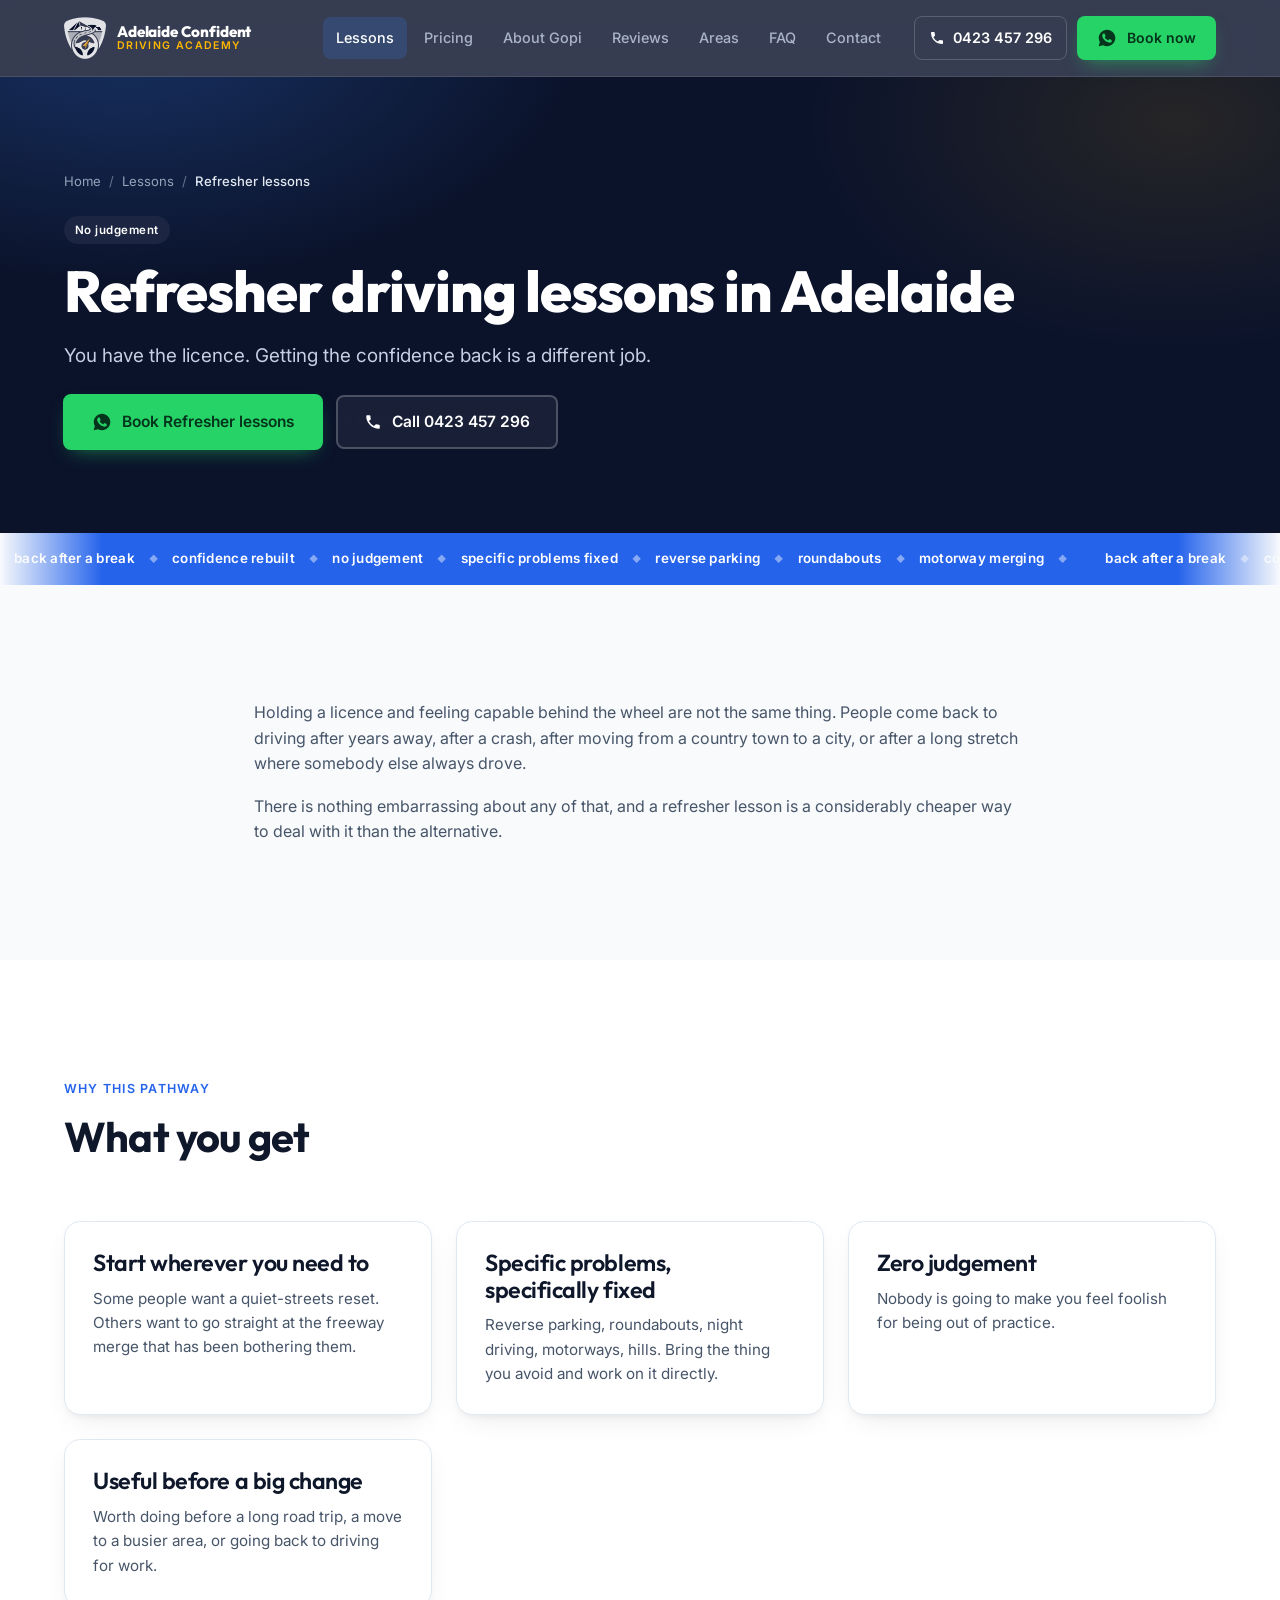
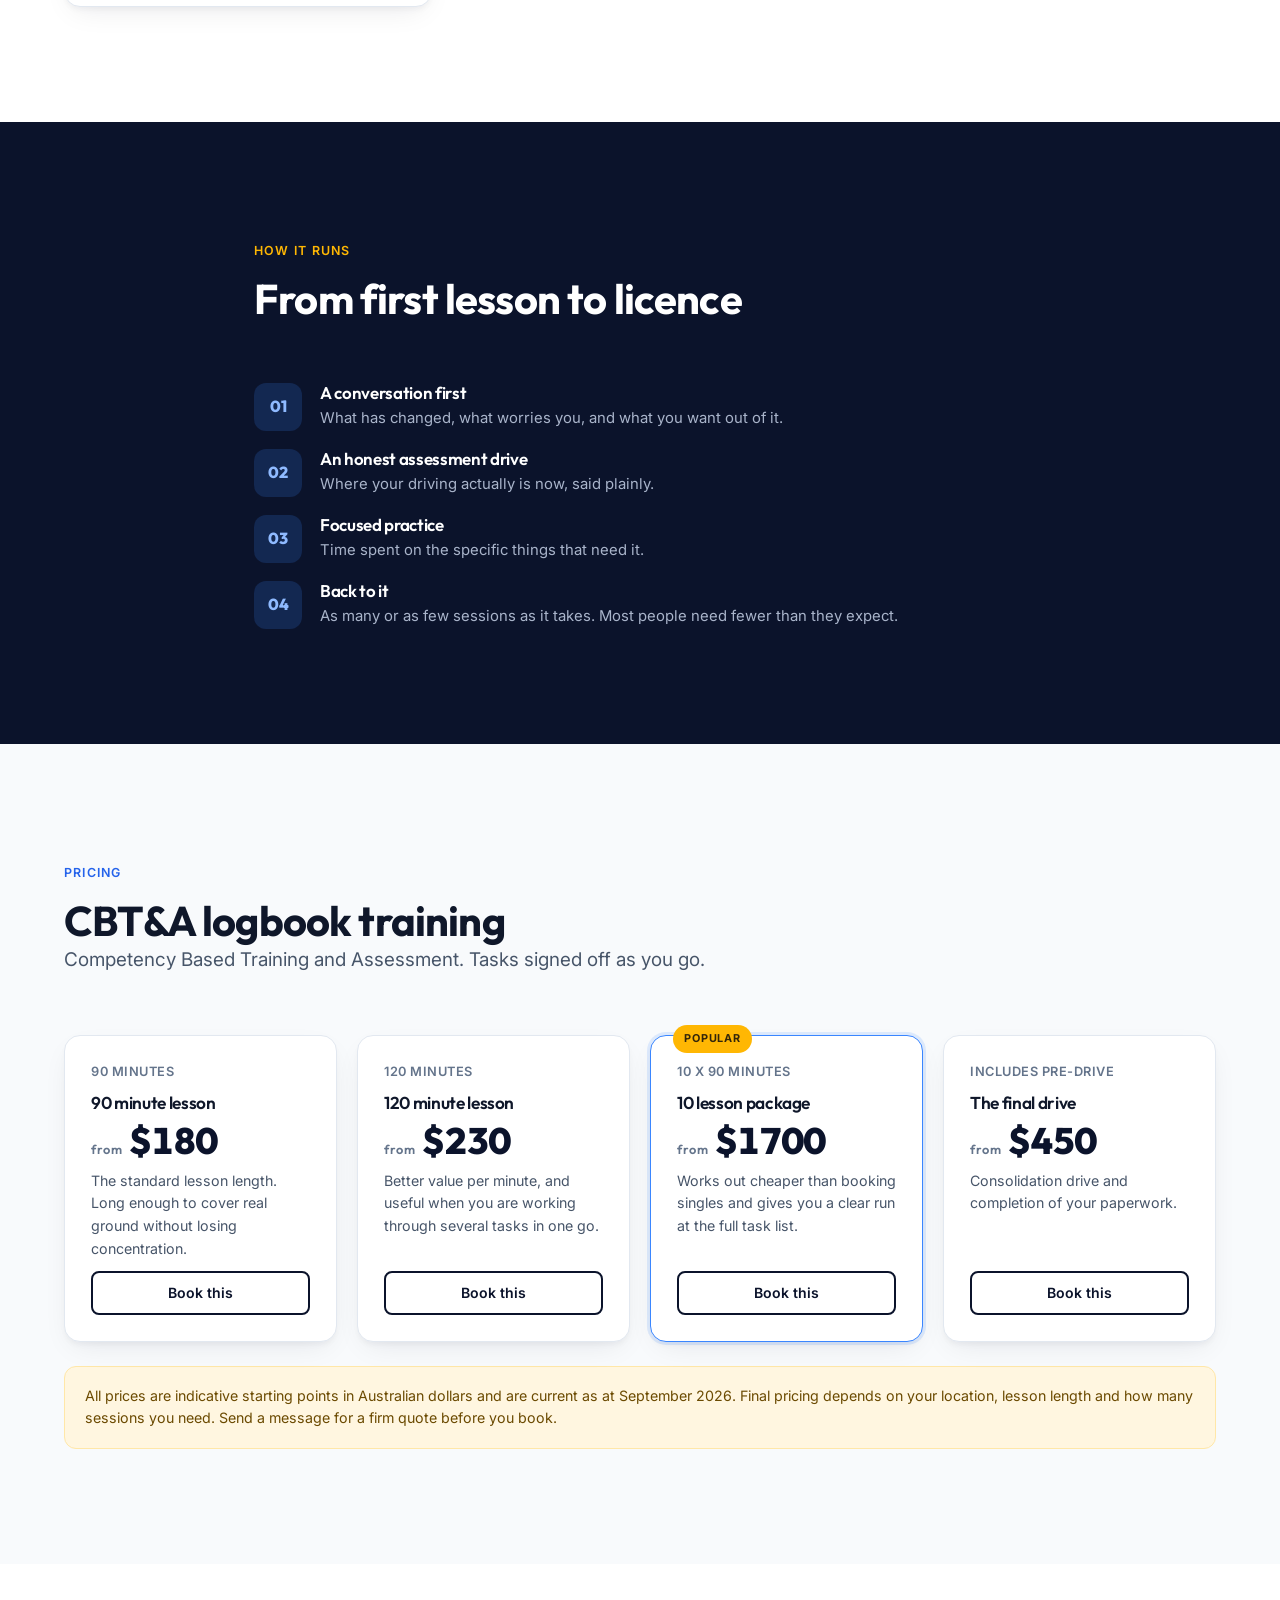
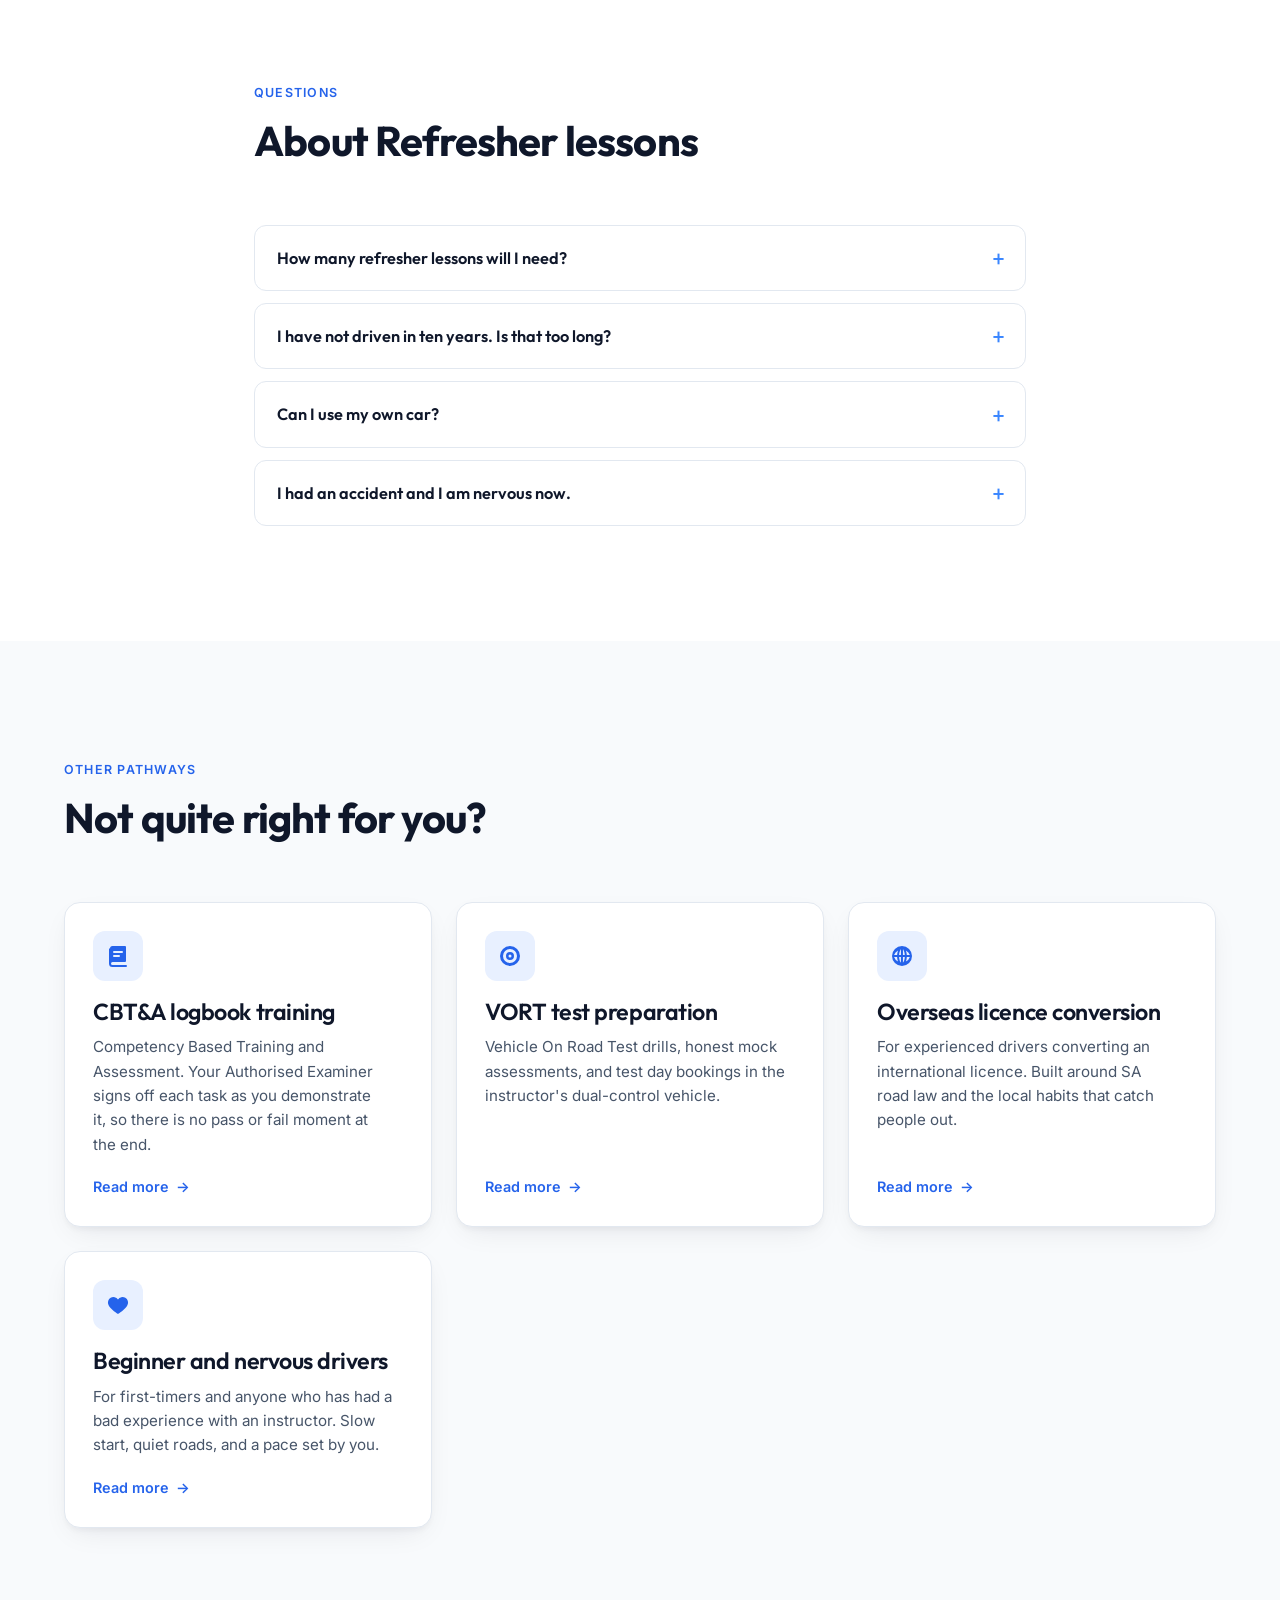
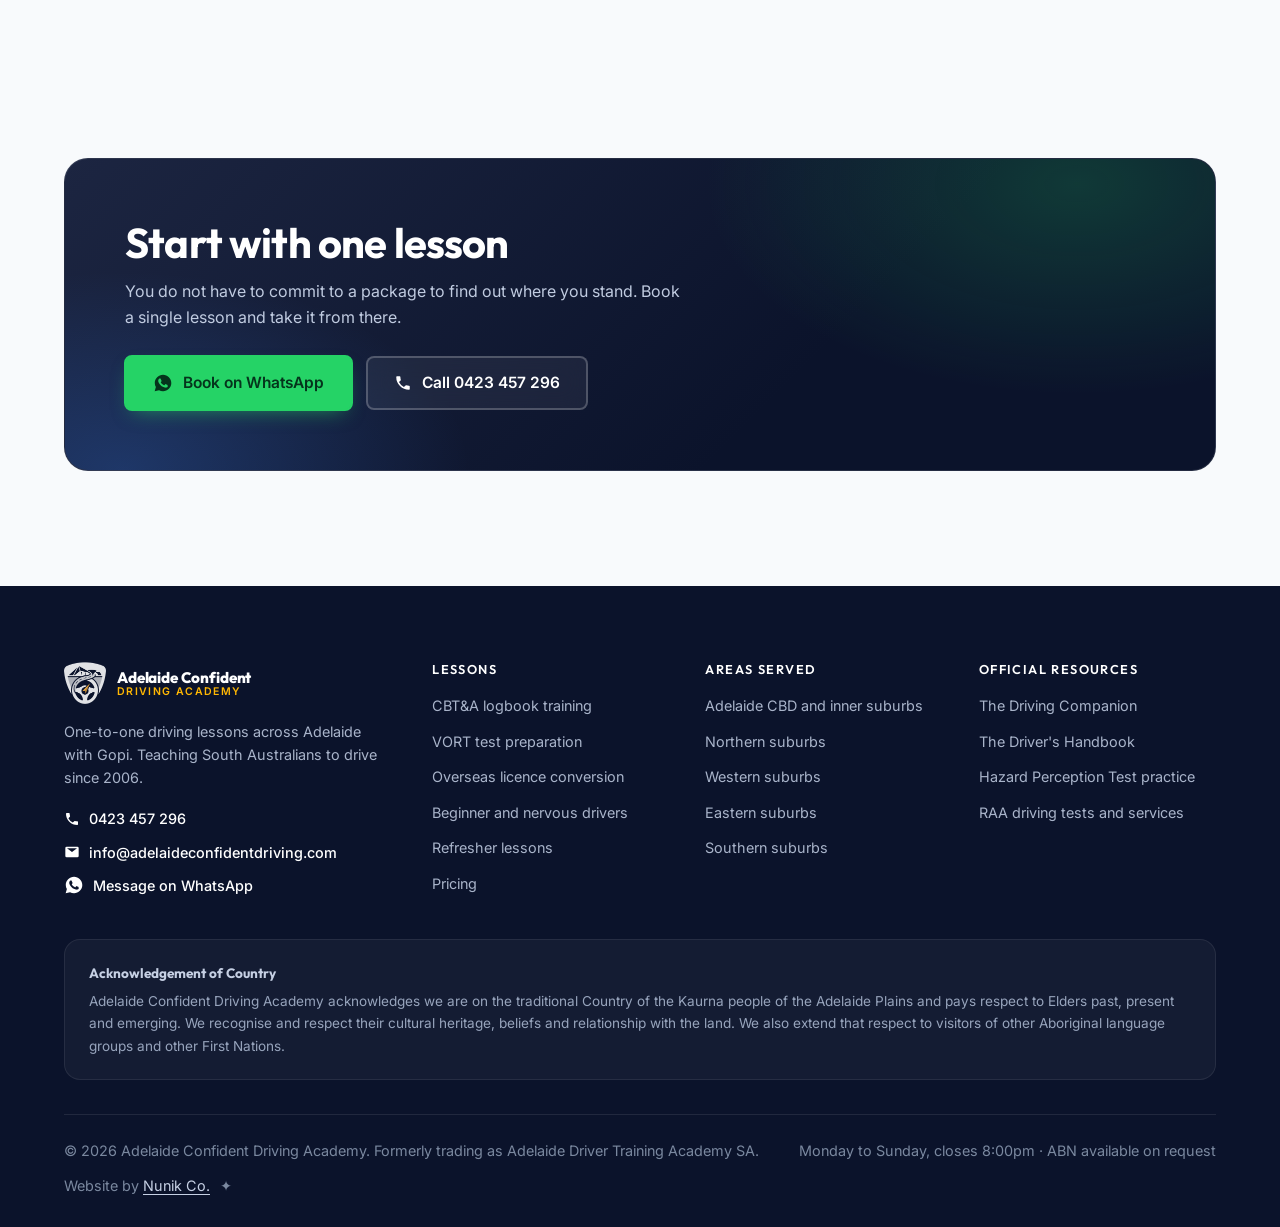
<file: services/refresher-driving-lessons/index.html>
<!DOCTYPE html>
<html lang="en-AU">
<head>
<meta charset="utf-8">
<meta name="viewport" content="width=device-width, initial-scale=1, viewport-fit=cover">
<title>Refresher Driving Lessons Adelaide | Get Confident</title>
<meta name="description" content="Refresher driving lessons in Adelaide for licenced drivers returning after a break, an incident, or years off the road. Calm and judgement free.">
<link rel="canonical" href="https://adelaideconfidentdriving.com/services/refresher-driving-lessons/">
<meta name="robots" content="index, follow, max-image-preview:large, max-snippet:-1, max-video-preview:-1">
<meta name="theme-color" content="#0B132B">
<meta name="author" content="Adelaide Confident Driving Academy">
<meta name="geo.region" content="AU-SA">
<meta name="geo.placename" content="Adelaide">
<meta name="geo.position" content="-34.9285;138.6007">
<meta name="ICBM" content="-34.9285, 138.6007">

<meta property="og:site_name" content="Adelaide Confident Driving Academy">
<meta property="og:type" content="article">
<meta property="og:locale" content="en_AU">
<meta property="og:title" content="Refresher Driving Lessons Adelaide | Get Confident">
<meta property="og:description" content="Refresher driving lessons in Adelaide for licenced drivers returning after a break, an incident, or years off the road. Calm and judgement free.">
<meta property="og:url" content="https://adelaideconfidentdriving.com/services/refresher-driving-lessons/">
<meta property="og:image" content="https://adelaideconfidentdriving.com/assets/img/og-default.png">
<meta property="og:image:width" content="1200">
<meta property="og:image:height" content="630">
<meta property="og:image:alt" content="Adelaide Confident Driving Academy, five star rated driving school in Adelaide">
<meta name="twitter:card" content="summary_large_image">
<meta name="twitter:title" content="Refresher Driving Lessons Adelaide | Get Confident">
<meta name="twitter:description" content="Refresher driving lessons in Adelaide for licenced drivers returning after a break, an incident, or years off the road. Calm and judgement free.">
<meta name="twitter:image" content="https://adelaideconfidentdriving.com/assets/img/og-default.png">

<link rel="icon" href="/favicon.ico" sizes="any">
<link rel="icon" href="/assets/img/icon-192.png" type="image/png" sizes="192x192">
<link rel="apple-touch-icon" href="/assets/img/apple-touch-icon.png">
<link rel="manifest" href="/site.webmanifest">
<link rel="author" href="/humans.txt" type="text/plain">

<link rel="preconnect" href="https://fonts.googleapis.com">
<link rel="preconnect" href="https://fonts.gstatic.com" crossorigin>
<!-- Loaded normally rather than with a media=print/onload swap: the CSP forbids
     inline event handlers, and display=swap already prevents invisible text. -->
<link rel="stylesheet" href="https://fonts.googleapis.com/css2?family=Outfit:wght@600;700;800&family=Inter:wght@400;500;600&display=swap">
<link rel="stylesheet" href="/assets/css/site.css?v=8c6334c6">
<script src="/assets/js/site.js?v=108efda3" defer></script>
<script type="application/ld+json">{"@context":"https://schema.org","@graph":[{"@type":["DrivingSchool","LocalBusiness"],"@id":"https://adelaideconfidentdriving.com/#business","name":"Adelaide Confident Driving Academy","alternateName":["Adelaide Confident Driving","Adelaide Driver Training Academy SA","ACDA"],"description":"One-to-one driving school serving Adelaide and South Australia. CBT&A logbook training, VORT test preparation, overseas licence conversion and lessons for nervous beginners.","url":"https://adelaideconfidentdriving.com/","telephone":"+61423457296","email":"info@adelaideconfidentdriving.com","foundingDate":"2006","image":"https://adelaideconfidentdriving.com/assets/img/og-default.png","logo":{"@type":"ImageObject","url":"https://adelaideconfidentdriving.com/assets/img/icon-512.png","width":512,"height":512},"priceRange":"$$","currenciesAccepted":"AUD","address":{"@type":"PostalAddress","addressLocality":"Adelaide","addressRegion":"SA","addressCountry":"AU"},"geo":{"@type":"GeoCoordinates","latitude":"-34.9285","longitude":"138.6007"},"areaServed":[{"@type":"City","name":"Adelaide"},{"@type":"Place","name":"Adelaide CBD"},{"@type":"Place","name":"North Adelaide"},{"@type":"Place","name":"Norwood"},{"@type":"Place","name":"Unley"},{"@type":"Place","name":"Prospect"},{"@type":"Place","name":"Parkside"},{"@type":"Place","name":"Hindmarsh"},{"@type":"Place","name":"Thebarton"},{"@type":"Place","name":"Kent Town"},{"@type":"Place","name":"Goodwood"},{"@type":"Place","name":"Salisbury"},{"@type":"Place","name":"Salisbury East"},{"@type":"Place","name":"Mawson Lakes"},{"@type":"Place","name":"Para Hills"},{"@type":"Place","name":"Gepps Cross"},{"@type":"Place","name":"Pooraka"},{"@type":"Place","name":"Ingle Farm"},{"@type":"Place","name":"Modbury"},{"@type":"Place","name":"Golden Grove"},{"@type":"Place","name":"Munno Para"},{"@type":"Place","name":"Port Adelaide"},{"@type":"Place","name":"Woodville"},{"@type":"Place","name":"Henley Beach"},{"@type":"Place","name":"Findon"},{"@type":"Place","name":"Seaton"},{"@type":"Place","name":"West Lakes"},{"@type":"Place","name":"Fulham"},{"@type":"Place","name":"Grange"},{"@type":"Place","name":"Semaphore"},{"@type":"Place","name":"Royal Park"},{"@type":"Place","name":"Campbelltown"},{"@type":"Place","name":"Tea Tree Gully"},{"@type":"Place","name":"Magill"},{"@type":"Place","name":"Paradise"},{"@type":"Place","name":"Newton"},{"@type":"Place","name":"Burnside"},{"@type":"Place","name":"Glen Osmond"},{"@type":"Place","name":"Hectorville"},{"@type":"Place","name":"Kensington"},{"@type":"Place","name":"Marryatville"},{"@type":"Place","name":"Marion"},{"@type":"Place","name":"Mitcham"},{"@type":"Place","name":"Brighton"},{"@type":"Place","name":"Glenelg"},{"@type":"Place","name":"Somerton Park"},{"@type":"Place","name":"Plympton"},{"@type":"Place","name":"Edwardstown"},{"@type":"Place","name":"Ascot Park"},{"@type":"Place","name":"Clovelly Park"},{"@type":"Place","name":"Daw Park"}],"serviceArea":{"@type":"GeoCircle","geoMidpoint":{"@type":"GeoCoordinates","latitude":"-34.9285","longitude":"138.6007"},"geoRadius":"40000"},"openingHoursSpecification":[{"@type":"OpeningHoursSpecification","dayOfWeek":["Monday","Tuesday","Wednesday","Thursday","Friday","Saturday","Sunday"],"opens":"07:00","closes":"20:00"}],"aggregateRating":{"@type":"AggregateRating","ratingValue":"5.0","reviewCount":72,"bestRating":"5","worstRating":"1"},"review":[{"@type":"Review","author":{"@type":"Person","name":"Basil Eldhose"},"reviewRating":{"@type":"Rating","ratingValue":"5","bestRating":"5"},"reviewBody":"I had a great experience learning with Gopi. He is very patient, friendly, and explains everything in a simple way. His guidance helped me build confidence and pass my driving test on the first attempt."},{"@type":"Review","author":{"@type":"Person","name":"Zandy"},"reviewRating":{"@type":"Rating","ratingValue":"5","bestRating":"5"},"reviewBody":"Absolutely the best instructor in Adelaide, I know this because I have had many instructors before him. He really works hard to make sure you succeed, excellent teaching ability, and a positive attitude."},{"@type":"Review","author":{"@type":"Person","name":"Mina Prajapat"},"reviewRating":{"@type":"Rating","ratingValue":"5","bestRating":"5"},"reviewBody":"I can't thank Gopi Sir enough for all the support and patience he showed during my driving lessons, especially while I was in my 9th month of pregnancy. His calm demeanor and clear guidance made it possible."},{"@type":"Review","author":{"@type":"Person","name":"Chinthika Samarakoon"},"reviewRating":{"@type":"Rating","ratingValue":"5","bestRating":"5"},"reviewBody":"I did my overseas licence conversion through CBT&A with Gopi and got the full SA driver's licence. Gopi was an excellent teacher, kind, respectful, and patient throughout the entire process."},{"@type":"Review","author":{"@type":"Person","name":"Vedant Saini"},"reviewRating":{"@type":"Rating","ratingValue":"5","bestRating":"5"},"reviewBody":"Excellent instructor! Gopi really knows his stuff. Lots of tips and tricks which got my confidence up. Passed my CBT&A with an Auditor in the car on the first try!"},{"@type":"Review","author":{"@type":"Person","name":"Xander Schofield"},"reviewRating":{"@type":"Rating","ratingValue":"5","bestRating":"5"},"reviewBody":"Gopi was incredibly helpful in getting my P's. In the session right before the exam, he helped correct mistakes quickly and efficiently."},{"@type":"Review","author":{"@type":"Person","name":"Anh Quang Le Van"},"reviewRating":{"@type":"Rating","ratingValue":"5","bestRating":"5"},"reviewBody":"Experienced, gentle, and patient enough to help me pass the full license test in just 2 training sessions. He organized early timeframes for my urgent timeline."},{"@type":"Review","author":{"@type":"Person","name":"Aishwarya Menon"},"reviewRating":{"@type":"Rating","ratingValue":"5","bestRating":"5"},"reviewBody":"I passed my driving test the first time! Gopi uncle broke down each task and ensured I understood the movement prior to attempting it on the road."}],"employee":{"@id":"https://adelaideconfidentdriving.com/about/#gopi"},"founder":{"@id":"https://adelaideconfidentdriving.com/about/#gopi"},"sameAs":["https://share.google/oz1qiCDrlBlNMlHzZ","https://www.google.com/search?kgmid=/g/11vqnhx90x","https://adelaidedrivertrainingacademysa.com.au"],"hasOfferCatalog":{"@type":"OfferCatalog","name":"Driving lessons and assessments","itemListElement":[{"@type":"Offer","itemOffered":{"@type":"Service","name":"CBT&A logbook training","url":"https://adelaideconfidentdriving.com/services/cbta-logbook-training/"}},{"@type":"Offer","itemOffered":{"@type":"Service","name":"VORT test preparation","url":"https://adelaideconfidentdriving.com/services/vort-test-preparation/"}},{"@type":"Offer","itemOffered":{"@type":"Service","name":"Overseas licence conversion","url":"https://adelaideconfidentdriving.com/services/overseas-licence-conversion/"}},{"@type":"Offer","itemOffered":{"@type":"Service","name":"Beginner and nervous drivers","url":"https://adelaideconfidentdriving.com/services/beginner-driving-lessons/"}},{"@type":"Offer","itemOffered":{"@type":"Service","name":"Refresher lessons","url":"https://adelaideconfidentdriving.com/services/refresher-driving-lessons/"}}]}},{"@type":"Service","@id":"https://adelaideconfidentdriving.com/services/refresher-driving-lessons/#service","name":"Refresher lessons","serviceType":"Refresher lessons","description":"Refresher driving lessons in Adelaide for licenced drivers returning after a break, an incident, or years off the road. Calm and judgement free.","provider":{"@id":"https://adelaideconfidentdriving.com/#business"},"areaServed":[{"@type":"City","name":"Adelaide"}],"url":"https://adelaideconfidentdriving.com/services/refresher-driving-lessons/","offers":{"@type":"AggregateOffer","priceCurrency":"AUD","lowPrice":"180","highPrice":"1700","offerCount":4,"offers":[{"@type":"Offer","name":"90 minute lesson","price":"180","priceCurrency":"AUD","availability":"https://schema.org/InStock","url":"https://adelaideconfidentdriving.com/pricing/","description":"The standard lesson length. Long enough to cover real ground without losing concentration."},{"@type":"Offer","name":"120 minute lesson","price":"230","priceCurrency":"AUD","availability":"https://schema.org/InStock","url":"https://adelaideconfidentdriving.com/pricing/","description":"Better value per minute, and useful when you are working through several tasks in one go."},{"@type":"Offer","name":"10 lesson package","price":"1700","priceCurrency":"AUD","availability":"https://schema.org/InStock","url":"https://adelaideconfidentdriving.com/pricing/","description":"Works out cheaper than booking singles and gives you a clear run at the full task list."},{"@type":"Offer","name":"The final drive","price":"450","priceCurrency":"AUD","availability":"https://schema.org/InStock","url":"https://adelaideconfidentdriving.com/pricing/","description":"Consolidation drive and completion of your paperwork."}]}},{"@type":"FAQPage","mainEntity":[{"@type":"Question","name":"How many refresher lessons will I need?","acceptedAnswer":{"@type":"Answer","text":"Often one or two. Sometimes more if it has been a very long break. You will get a straight answer after the first drive rather than a package sold to you upfront."}},{"@type":"Question","name":"I have not driven in ten years. Is that too long?","acceptedAnswer":{"@type":"Answer","text":"No. It comes back faster than you would think, especially with someone calm in the passenger seat."}},{"@type":"Question","name":"Can I use my own car?","acceptedAnswer":{"@type":"Answer","text":"Yes, as long as it is roadworthy and appropriately insured. For some people that is exactly the right call, since the car is part of what feels unfamiliar."}},{"@type":"Question","name":"I had an accident and I am nervous now.","acceptedAnswer":{"@type":"Answer","text":"Very understandable, and a common reason people book. The pace is yours to set."}}]},{"@type":"BreadcrumbList","itemListElement":[{"@type":"ListItem","position":1,"name":"Home","item":"https://adelaideconfidentdriving.com/"},{"@type":"ListItem","position":2,"name":"Lessons","item":"https://adelaideconfidentdriving.com/services/"},{"@type":"ListItem","position":3,"name":"Refresher lessons","item":"https://adelaideconfidentdriving.com/services/refresher-driving-lessons/"}]}]}</script>
</head>
<body>
<a class="skip-link" href="#main">Skip to content</a>
<header class="site-header">
  <div class="wrap">
    <nav class="nav" aria-label="Main">
      <a class="brand" href="/">
        <img src="/assets/img/logo-mark-light.png" alt="" width="42" height="42">
        <span class="brand-text">
          <b>Adelaide Confident</b>
          <span>Driving Academy</span>
        </span>
      </a>
      <ul class="nav-links" id="nav-links"><li><a href="/services/" aria-current="page">Lessons</a></li><li><a href="/pricing/">Pricing</a></li><li><a href="/about/">About Gopi</a></li><li><a href="/reviews/">Reviews</a></li><li><a href="/service-areas/">Areas</a></li><li><a href="/faq/">FAQ</a></li><li><a href="/contact/">Contact</a></li></ul>
      <div class="nav-cta">
        <a class="nav-call" href="tel:+61423457296"><svg aria-hidden="true" width="16" height="16" viewBox="0 0 24 24" fill="currentColor"><path d="M6.6 10.8a15.1 15.1 0 0 0 6.6 6.6l2.2-2.2a1 1 0 0 1 1-.25c1.1.37 2.3.57 3.6.57a1 1 0 0 1 1 1V20a1 1 0 0 1-1 1A17 17 0 0 1 3 4a1 1 0 0 1 1-1h3.5a1 1 0 0 1 1 1c0 1.25.2 2.45.57 3.57a1 1 0 0 1-.25 1l-2.22 2.23Z"/></svg><span>0423 457 296</span></a>
        <a class="btn btn--whatsapp btn--sm" href="https://wa.me/61423457296?text=Hi%20Gopi%2C%20I%27d%20like%20to%20book%20a%20driving%20lesson%20with%20Adelaide%20Confident%20Driving%20Academy.%20Could%20you%20let%20me%20know%20your%20availability%3F" rel="noopener"><svg aria-hidden="true" width="20" height="20" viewBox="0 0 24 24" fill="currentColor"><path d="M12.04 2C6.58 2 2.13 6.45 2.13 11.91c0 1.75.46 3.45 1.32 4.95L2 22l5.25-1.38a9.87 9.87 0 0 0 4.79 1.22h.01c5.46 0 9.91-4.45 9.91-9.91S17.5 2 12.04 2Zm5.8 14.17c-.24.68-1.4 1.3-1.95 1.35-.5.05-1.13.07-1.83-.11-.42-.11-.96-.29-1.65-.59-2.9-1.25-4.8-4.17-4.94-4.36-.15-.19-1.19-1.58-1.19-3.02s.76-2.14 1.03-2.44c.27-.29.58-.37.78-.37h.56c.18 0 .42-.07.66.5.24.59.83 2.03.9 2.18.07.15.12.32.02.51-.09.19-.14.31-.28.48-.14.17-.29.37-.42.5-.14.14-.28.29-.12.57.16.29.71 1.17 1.53 1.9 1.05.94 1.94 1.23 2.22 1.37.27.14.43.12.59-.07.16-.19.68-.79.86-1.07.18-.27.36-.22.61-.13.24.09 1.55.73 1.82.86.27.14.44.2.5.32.07.11.07.65-.17 1.33Z"/></svg> Book now</a>
        <button class="nav-toggle" type="button" aria-expanded="false" aria-controls="nav-links" aria-label="Menu"><span></span></button>
      </div>
    </nav>
  </div>
</header>

<main id="main">
<section class="page-hero">
  <nav class="crumbs" aria-label="Breadcrumb"><div class="wrap"><ol><li><a href="/">Home</a></li><li><a href="/services/">Lessons</a></li><li><span aria-current="page">Refresher lessons</span></li></ol></div></nav>
  <div class="wrap">
    <span class="chip chip--dark">No judgement</span>
    <h1 style="margin-top:14px">Refresher driving lessons in Adelaide</h1>
    <p class="lede">You have the licence. Getting the confidence back is a different job.</p>
    <div class="btn-row mt-24">
      <a class="btn btn--whatsapp pulse" href="https://wa.me/61423457296?text=Hi%20Gopi%2C%20I%27m%20interested%20in%20refresher%20lessons%20with%20Adelaide%20Confident%20Driving%20Academy.%20Could%20you%20tell%20me%20about%20availability%3F" rel="noopener"><svg aria-hidden="true" width="20" height="20" viewBox="0 0 24 24" fill="currentColor"><path d="M12.04 2C6.58 2 2.13 6.45 2.13 11.91c0 1.75.46 3.45 1.32 4.95L2 22l5.25-1.38a9.87 9.87 0 0 0 4.79 1.22h.01c5.46 0 9.91-4.45 9.91-9.91S17.5 2 12.04 2Zm5.8 14.17c-.24.68-1.4 1.3-1.95 1.35-.5.05-1.13.07-1.83-.11-.42-.11-.96-.29-1.65-.59-2.9-1.25-4.8-4.17-4.94-4.36-.15-.19-1.19-1.58-1.19-3.02s.76-2.14 1.03-2.44c.27-.29.58-.37.78-.37h.56c.18 0 .42-.07.66.5.24.59.83 2.03.9 2.18.07.15.12.32.02.51-.09.19-.14.31-.28.48-.14.17-.29.37-.42.5-.14.14-.28.29-.12.57.16.29.71 1.17 1.53 1.9 1.05.94 1.94 1.23 2.22 1.37.27.14.43.12.59-.07.16-.19.68-.79.86-1.07.18-.27.36-.22.61-.13.24.09 1.55.73 1.82.86.27.14.44.2.5.32.07.11.07.65-.17 1.33Z"/></svg> Book Refresher lessons</a>
      <a class="btn btn--ghost" href="tel:+61423457296"><svg aria-hidden="true" width="18" height="18" viewBox="0 0 24 24" fill="currentColor"><path d="M6.6 10.8a15.1 15.1 0 0 0 6.6 6.6l2.2-2.2a1 1 0 0 1 1-.25c1.1.37 2.3.57 3.6.57a1 1 0 0 1 1 1V20a1 1 0 0 1-1 1A17 17 0 0 1 3 4a1 1 0 0 1 1-1h3.5a1 1 0 0 1 1 1c0 1.25.2 2.45.57 3.57a1 1 0 0 1-.25 1l-2.22 2.23Z"/></svg> Call 0423 457 296</a>
    </div>
  </div>
</section>
<div class="marquee marquee--cobalt" aria-hidden="true">
  <div class="marquee-track">
    <span class="marquee-set"><span>back after a break</span><span class="marquee-dot" aria-hidden="true">&#9670;</span><span>confidence rebuilt</span><span class="marquee-dot" aria-hidden="true">&#9670;</span><span>no judgement</span><span class="marquee-dot" aria-hidden="true">&#9670;</span><span>specific problems fixed</span><span class="marquee-dot" aria-hidden="true">&#9670;</span><span>reverse parking</span><span class="marquee-dot" aria-hidden="true">&#9670;</span><span>roundabouts</span><span class="marquee-dot" aria-hidden="true">&#9670;</span><span>motorway merging</span><span class="marquee-dot" aria-hidden="true">&#9670;</span></span>
    <span class="marquee-set"><span>back after a break</span><span class="marquee-dot" aria-hidden="true">&#9670;</span><span>confidence rebuilt</span><span class="marquee-dot" aria-hidden="true">&#9670;</span><span>no judgement</span><span class="marquee-dot" aria-hidden="true">&#9670;</span><span>specific problems fixed</span><span class="marquee-dot" aria-hidden="true">&#9670;</span><span>reverse parking</span><span class="marquee-dot" aria-hidden="true">&#9670;</span><span>roundabouts</span><span class="marquee-dot" aria-hidden="true">&#9670;</span><span>motorway merging</span><span class="marquee-dot" aria-hidden="true">&#9670;</span></span>
  </div>
</div>
<section class="section">
  <div class="wrap wrap--narrow prose"><p>Holding a licence and feeling capable behind the wheel are not the same thing. People come back to driving after years away, after a crash, after moving from a country town to a city, or after a long stretch where somebody else always drove.</p><p>There is nothing embarrassing about any of that, and a refresher lesson is a considerably cheaper way to deal with it than the alternative.</p></div>
</section>

<section class="section section--tint">
  <div class="wrap">
    <div class="section-head">
      <p class="eyebrow">Why this pathway</p>
      <h2>What you get</h2>
    </div>
    <div class="grid grid--2"><article class="card reveal" data-delay="0">
  <h3>Start wherever you need to</h3><p>Some people want a quiet-streets reset. Others want to go straight at the freeway merge that has been bothering them.</p>
</article><article class="card reveal" data-delay="60">
  <h3>Specific problems, specifically fixed</h3><p>Reverse parking, roundabouts, night driving, motorways, hills. Bring the thing you avoid and work on it directly.</p>
</article><article class="card reveal" data-delay="120">
  <h3>Zero judgement</h3><p>Nobody is going to make you feel foolish for being out of practice.</p>
</article><article class="card reveal" data-delay="180">
  <h3>Useful before a big change</h3><p>Worth doing before a long road trip, a move to a busier area, or going back to driving for work.</p>
</article></div>
  </div>
</section>

<section class="section section--dark">
  <div class="wrap wrap--narrow">
    <div class="section-head">
      <p class="eyebrow">How it runs</p>
      <h2>From first lesson to licence</h2>
    </div>
    <ol class="steps"><li><div><h3>A conversation first</h3><p>What has changed, what worries you, and what you want out of it.</p></div></li><li><div><h3>An honest assessment drive</h3><p>Where your driving actually is now, said plainly.</p></div></li><li><div><h3>Focused practice</h3><p>Time spent on the specific things that need it.</p></div></li><li><div><h3>Back to it</h3><p>As many or as few sessions as it takes. Most people need fewer than they expect.</p></div></li></ol>
  </div>
</section>

<section class="section">
  <div class="wrap">
    <div class="section-head">
      <p class="eyebrow">Pricing</p>
      <h2>CBT&amp;A logbook training</h2>
      <p class="lede">Competency Based Training and Assessment. Tasks signed off as you go.</p>
    </div>
    <div class="price-grid"><div class="price-card">
  
  <span class="pc-dur">90 minutes</span>
  <h3>90 minute lesson</h3>
  <p class="pc-amt"><small>from</small> $180</p>
  <p>The standard lesson length. Long enough to cover real ground without losing concentration.</p>
  <a class="btn btn--outline btn--sm" href="/#book">Book this</a>
</div><div class="price-card">
  
  <span class="pc-dur">120 minutes</span>
  <h3>120 minute lesson</h3>
  <p class="pc-amt"><small>from</small> $230</p>
  <p>Better value per minute, and useful when you are working through several tasks in one go.</p>
  <a class="btn btn--outline btn--sm" href="/#book">Book this</a>
</div><div class="price-card is-featured">
  <span class="pc-flag">Popular</span>
  <span class="pc-dur">10 x 90 minutes</span>
  <h3>10 lesson package</h3>
  <p class="pc-amt"><small>from</small> $1700</p>
  <p>Works out cheaper than booking singles and gives you a clear run at the full task list.</p>
  <a class="btn btn--outline btn--sm" href="/#book">Book this</a>
</div><div class="price-card">
  
  <span class="pc-dur">Includes pre-drive</span>
  <h3>The final drive</h3>
  <p class="pc-amt"><small>from</small> $450</p>
  <p>Consolidation drive and completion of your paperwork.</p>
  <a class="btn btn--outline btn--sm" href="/#book">Book this</a>
</div></div>
    <p class="price-note">All prices are indicative starting points in Australian dollars and are current as at September 2026. Final pricing depends on your location, lesson length and how many sessions you need. Send a message for a firm quote before you book.</p>
  </div>
</section>

<section class="section section--tint">
  <div class="wrap wrap--narrow">
    <div class="section-head"><p class="eyebrow">Questions</p><h2>About Refresher lessons</h2></div>
    <div class="faq"><details><summary>How many refresher lessons will I need?</summary><div class="faq-body"><p>Often one or two. Sometimes more if it has been a very long break. You will get a straight answer after the first drive rather than a package sold to you upfront.</p></div></details><details><summary>I have not driven in ten years. Is that too long?</summary><div class="faq-body"><p>No. It comes back faster than you would think, especially with someone calm in the passenger seat.</p></div></details><details><summary>Can I use my own car?</summary><div class="faq-body"><p>Yes, as long as it is roadworthy and appropriately insured. For some people that is exactly the right call, since the car is part of what feels unfamiliar.</p></div></details><details><summary>I had an accident and I am nervous now.</summary><div class="faq-body"><p>Very understandable, and a common reason people book. The pace is yours to set.</p></div></details></div>
  </div>
</section>

<section class="section">
  <div class="wrap">
    <div class="section-head"><p class="eyebrow">Other pathways</p><h2>Not quite right for you?</h2></div>
    <div class="grid grid--3"><article class="card reveal"><span class="card-icon"><svg aria-hidden="true" width="24" height="24" viewBox="0 0 24 24" fill="currentColor"><path d="M4 4.5A2.5 2.5 0 0 1 6.5 2H19a1 1 0 0 1 1 1v14a1 1 0 0 1-1 1H6.5a1.5 1.5 0 0 0 0 3H20a1 1 0 1 1 0 2H6.5A3.5 3.5 0 0 1 3 19.5v-15Zm4 2.5a1 1 0 0 0 0 2h8a1 1 0 1 0 0-2H8Zm0 4a1 1 0 1 0 0 2h5a1 1 0 1 0 0-2H8Z"/></svg></span><h3>CBT&amp;A logbook training</h3><p>Competency Based Training and Assessment. Your Authorised Examiner signs off each task as you demonstrate it, so there is no pass or fail moment at the end.</p><a class="card-link" href="/services/cbta-logbook-training/">Read more</a></article><article class="card reveal"><span class="card-icon"><svg aria-hidden="true" width="24" height="24" viewBox="0 0 24 24" fill="currentColor"><path d="M12 2a10 10 0 1 0 0 20 10 10 0 0 0 0-20Zm0 3a7 7 0 1 1 0 14 7 7 0 0 1 0-14Zm0 3a4 4 0 1 0 0 8 4 4 0 0 0 0-8Zm0 2.5a1.5 1.5 0 1 1 0 3 1.5 1.5 0 0 1 0-3Z"/></svg></span><h3>VORT test preparation</h3><p>Vehicle On Road Test drills, honest mock assessments, and test day bookings in the instructor&#x27;s dual-control vehicle.</p><a class="card-link" href="/services/vort-test-preparation/">Read more</a></article><article class="card reveal"><span class="card-icon"><svg aria-hidden="true" width="24" height="24" viewBox="0 0 24 24" fill="currentColor"><path d="M12 2a10 10 0 1 0 0 20 10 10 0 0 0 0-20ZM4.06 13h3.02c.1 1.72.45 3.32.98 4.6A8.02 8.02 0 0 1 4.06 13Zm3.02-2H4.06a8.02 8.02 0 0 1 4-4.6c-.53 1.28-.88 2.88-.98 4.6Zm2 0c.13-2.04.6-3.74 1.2-4.78.24-.4.47-.68.66-.85V11H9.08Zm3.86 0V5.37c.19.17.42.45.66.85.6 1.04 1.07 2.74 1.2 4.78h-1.86Zm0 2h1.86c-.13 2.04-.6 3.74-1.2 4.78-.24.4-.47.68-.66.85V13Zm-2 0v5.63c-.19-.17-.42-.45-.66-.85-.6-1.04-1.07-2.74-1.2-4.78h1.86Zm5.9 0h3.02a8.02 8.02 0 0 1-4 4.6c.53-1.28.88-2.88.98-4.6Zm0-2c-.1-1.72-.45-3.32-.98-4.6a8.02 8.02 0 0 1 4 4.6h-3.02Z"/></svg></span><h3>Overseas licence conversion</h3><p>For experienced drivers converting an international licence. Built around SA road law and the local habits that catch people out.</p><a class="card-link" href="/services/overseas-licence-conversion/">Read more</a></article><article class="card reveal"><span class="card-icon"><svg aria-hidden="true" width="24" height="24" viewBox="0 0 24 24" fill="currentColor"><path d="M12 21s-7.5-4.6-9.5-9A5.5 5.5 0 0 1 12 6.5 5.5 5.5 0 0 1 21.5 12c-2 4.4-9.5 9-9.5 9Z"/></svg></span><h3>Beginner and nervous drivers</h3><p>For first-timers and anyone who has had a bad experience with an instructor. Slow start, quiet roads, and a pace set by you.</p><a class="card-link" href="/services/beginner-driving-lessons/">Read more</a></article></div>
  </div>
</section>

<section class="section"><div class="wrap">
  <div class="cta-band reveal">
    <h2>Start with one lesson</h2>
    <p>You do not have to commit to a package to find out where you stand. Book a single lesson and take it from there.</p>
    <div class="btn-row">
      <a class="btn btn--whatsapp pulse" href="https://wa.me/61423457296?text=Hi%20Gopi%2C%20I%27d%20like%20to%20book%20a%20driving%20lesson.%20Here%27s%20a%20bit%20about%20where%20I%27m%20at%3A" rel="noopener"><svg aria-hidden="true" width="20" height="20" viewBox="0 0 24 24" fill="currentColor"><path d="M12.04 2C6.58 2 2.13 6.45 2.13 11.91c0 1.75.46 3.45 1.32 4.95L2 22l5.25-1.38a9.87 9.87 0 0 0 4.79 1.22h.01c5.46 0 9.91-4.45 9.91-9.91S17.5 2 12.04 2Zm5.8 14.17c-.24.68-1.4 1.3-1.95 1.35-.5.05-1.13.07-1.83-.11-.42-.11-.96-.29-1.65-.59-2.9-1.25-4.8-4.17-4.94-4.36-.15-.19-1.19-1.58-1.19-3.02s.76-2.14 1.03-2.44c.27-.29.58-.37.78-.37h.56c.18 0 .42-.07.66.5.24.59.83 2.03.9 2.18.07.15.12.32.02.51-.09.19-.14.31-.28.48-.14.17-.29.37-.42.5-.14.14-.28.29-.12.57.16.29.71 1.17 1.53 1.9 1.05.94 1.94 1.23 2.22 1.37.27.14.43.12.59-.07.16-.19.68-.79.86-1.07.18-.27.36-.22.61-.13.24.09 1.55.73 1.82.86.27.14.44.2.5.32.07.11.07.65-.17 1.33Z"/></svg> Book on WhatsApp</a>
      <a class="btn btn--ghost" href="tel:+61423457296"><svg aria-hidden="true" width="18" height="18" viewBox="0 0 24 24" fill="currentColor"><path d="M6.6 10.8a15.1 15.1 0 0 0 6.6 6.6l2.2-2.2a1 1 0 0 1 1-.25c1.1.37 2.3.57 3.6.57a1 1 0 0 1 1 1V20a1 1 0 0 1-1 1A17 17 0 0 1 3 4a1 1 0 0 1 1-1h3.5a1 1 0 0 1 1 1c0 1.25.2 2.45.57 3.57a1 1 0 0 1-.25 1l-2.22 2.23Z"/></svg> Call 0423 457 296</a>
    </div>
  </div>
</div></section>
</main>
<footer class="site-footer">
  <div class="wrap">
    <div class="footer-grid">
      <div class="footer-brand">
        <a class="brand" href="/">
          <img src="/assets/img/logo-mark-light.png" alt="" width="42" height="42">
          <span class="brand-text"><b>Adelaide Confident</b><span>Driving Academy</span></span>
        </a>
        <p>One-to-one driving lessons across Adelaide with Gopi. Teaching South Australians
        to drive since 2006.</p>
        <div class="footer-contact">
          <a href="tel:+61423457296"><svg aria-hidden="true" width="16" height="16" viewBox="0 0 24 24" fill="currentColor"><path d="M6.6 10.8a15.1 15.1 0 0 0 6.6 6.6l2.2-2.2a1 1 0 0 1 1-.25c1.1.37 2.3.57 3.6.57a1 1 0 0 1 1 1V20a1 1 0 0 1-1 1A17 17 0 0 1 3 4a1 1 0 0 1 1-1h3.5a1 1 0 0 1 1 1c0 1.25.2 2.45.57 3.57a1 1 0 0 1-.25 1l-2.22 2.23Z"/></svg> 0423 457 296</a>
          <a href="mailto:info@adelaideconfidentdriving.com"><svg aria-hidden="true" width="16" height="16" viewBox="0 0 24 24" fill="currentColor"><path d="M2 6a2 2 0 0 1 2-2h16a2 2 0 0 1 2 2v12a2 2 0 0 1-2 2H4a2 2 0 0 1-2-2V6Zm2.5.5L12 12l7.5-5.5H4.5Z"/></svg> info@adelaideconfidentdriving.com</a>
          <a href="https://wa.me/61423457296?text=Hi%20Gopi%2C%20I%20found%20Adelaide%20Confident%20Driving%20Academy%20online%20and%20I%27d%20like%20to%20ask%20about%20driving%20lessons." rel="noopener"><svg aria-hidden="true" width="20" height="20" viewBox="0 0 24 24" fill="currentColor"><path d="M12.04 2C6.58 2 2.13 6.45 2.13 11.91c0 1.75.46 3.45 1.32 4.95L2 22l5.25-1.38a9.87 9.87 0 0 0 4.79 1.22h.01c5.46 0 9.91-4.45 9.91-9.91S17.5 2 12.04 2Zm5.8 14.17c-.24.68-1.4 1.3-1.95 1.35-.5.05-1.13.07-1.83-.11-.42-.11-.96-.29-1.65-.59-2.9-1.25-4.8-4.17-4.94-4.36-.15-.19-1.19-1.58-1.19-3.02s.76-2.14 1.03-2.44c.27-.29.58-.37.78-.37h.56c.18 0 .42-.07.66.5.24.59.83 2.03.9 2.18.07.15.12.32.02.51-.09.19-.14.31-.28.48-.14.17-.29.37-.42.5-.14.14-.28.29-.12.57.16.29.71 1.17 1.53 1.9 1.05.94 1.94 1.23 2.22 1.37.27.14.43.12.59-.07.16-.19.68-.79.86-1.07.18-.27.36-.22.61-.13.24.09 1.55.73 1.82.86.27.14.44.2.5.32.07.11.07.65-.17 1.33Z"/></svg> Message on WhatsApp</a>
        </div>
      </div>
      <div>
        <h4>Lessons</h4>
        <ul><li><a href="/services/cbta-logbook-training/">CBT&amp;A logbook training</a></li><li><a href="/services/vort-test-preparation/">VORT test preparation</a></li><li><a href="/services/overseas-licence-conversion/">Overseas licence conversion</a></li><li><a href="/services/beginner-driving-lessons/">Beginner and nervous drivers</a></li><li><a href="/services/refresher-driving-lessons/">Refresher lessons</a></li><li><a href="/pricing/">Pricing</a></li></ul>
      </div>
      <div>
        <h4>Areas served</h4>
        <ul><li><a href="/service-areas/#cbd">Adelaide CBD and inner suburbs</a></li><li><a href="/service-areas/#north">Northern suburbs</a></li><li><a href="/service-areas/#west">Western suburbs</a></li><li><a href="/service-areas/#east">Eastern suburbs</a></li><li><a href="/service-areas/#south">Southern suburbs</a></li></ul>
      </div>
      <div>
        <h4>Official resources</h4>
        <ul><li><a href="https://mylicence.sa.gov.au/the-driving-companion" rel="noopener nofollow" target="_blank">The Driving Companion</a></li><li><a href="https://mylicence.sa.gov.au/the-drivers-handbook" rel="noopener nofollow" target="_blank">The Driver&#x27;s Handbook</a></li><li><a href="https://mylicence.sa.gov.au/hazard-perception-test" rel="noopener nofollow" target="_blank">Hazard Perception Test practice</a></li><li><a href="https://www.raa.com.au/motoring-and-road-safety/driver-education" rel="noopener nofollow" target="_blank">RAA driving tests and services</a></li></ul>
      </div>
    </div>

    <div class="acknowledgement">
      <b>Acknowledgement of Country</b>
      Adelaide Confident Driving Academy acknowledges we are on the traditional Country of the Kaurna people of the Adelaide Plains and pays respect to Elders past, present and emerging. We recognise and respect their cultural heritage, beliefs and relationship with the land. We also extend that respect to visitors of other Aboriginal language groups and other First Nations.
    </div>

    <div class="footer-base">
      <p>&copy; <span data-year>2026</span> Adelaide Confident Driving Academy. Formerly trading as Adelaide Driver Training Academy SA.</p>
      <p>Monday to Sunday, closes 8:00pm &middot; ABN available on request</p>
      <p class="footer-credit">Website by <a href="https://nunik.co/book" target="_blank" rel="noopener">Nunik Co.</a>
      <a class="footer-egg" href="/built-by-nunik-co/" title="The story behind this site" aria-label="The story behind this site">&#10022;</a></p>
    </div>
  </div>
</footer>

<div class="action-bar">
  <a class="btn btn--ghost" href="tel:+61423457296"><svg aria-hidden="true" width="16" height="16" viewBox="0 0 24 24" fill="currentColor"><path d="M6.6 10.8a15.1 15.1 0 0 0 6.6 6.6l2.2-2.2a1 1 0 0 1 1-.25c1.1.37 2.3.57 3.6.57a1 1 0 0 1 1 1V20a1 1 0 0 1-1 1A17 17 0 0 1 3 4a1 1 0 0 1 1-1h3.5a1 1 0 0 1 1 1c0 1.25.2 2.45.57 3.57a1 1 0 0 1-.25 1l-2.22 2.23Z"/></svg> Call</a>
  <a class="btn btn--whatsapp" href="https://wa.me/61423457296?text=Hi%20Gopi%2C%20I%20found%20Adelaide%20Confident%20Driving%20Academy%20online%20and%20I%27d%20like%20to%20ask%20about%20driving%20lessons." rel="noopener"><svg aria-hidden="true" width="20" height="20" viewBox="0 0 24 24" fill="currentColor"><path d="M12.04 2C6.58 2 2.13 6.45 2.13 11.91c0 1.75.46 3.45 1.32 4.95L2 22l5.25-1.38a9.87 9.87 0 0 0 4.79 1.22h.01c5.46 0 9.91-4.45 9.91-9.91S17.5 2 12.04 2Zm5.8 14.17c-.24.68-1.4 1.3-1.95 1.35-.5.05-1.13.07-1.83-.11-.42-.11-.96-.29-1.65-.59-2.9-1.25-4.8-4.17-4.94-4.36-.15-.19-1.19-1.58-1.19-3.02s.76-2.14 1.03-2.44c.27-.29.58-.37.78-.37h.56c.18 0 .42-.07.66.5.24.59.83 2.03.9 2.18.07.15.12.32.02.51-.09.19-.14.31-.28.48-.14.17-.29.37-.42.5-.14.14-.28.29-.12.57.16.29.71 1.17 1.53 1.9 1.05.94 1.94 1.23 2.22 1.37.27.14.43.12.59-.07.16-.19.68-.79.86-1.07.18-.27.36-.22.61-.13.24.09 1.55.73 1.82.86.27.14.44.2.5.32.07.11.07.65-.17 1.33Z"/></svg> WhatsApp</a>
</div>
</body>
</html>
</file>
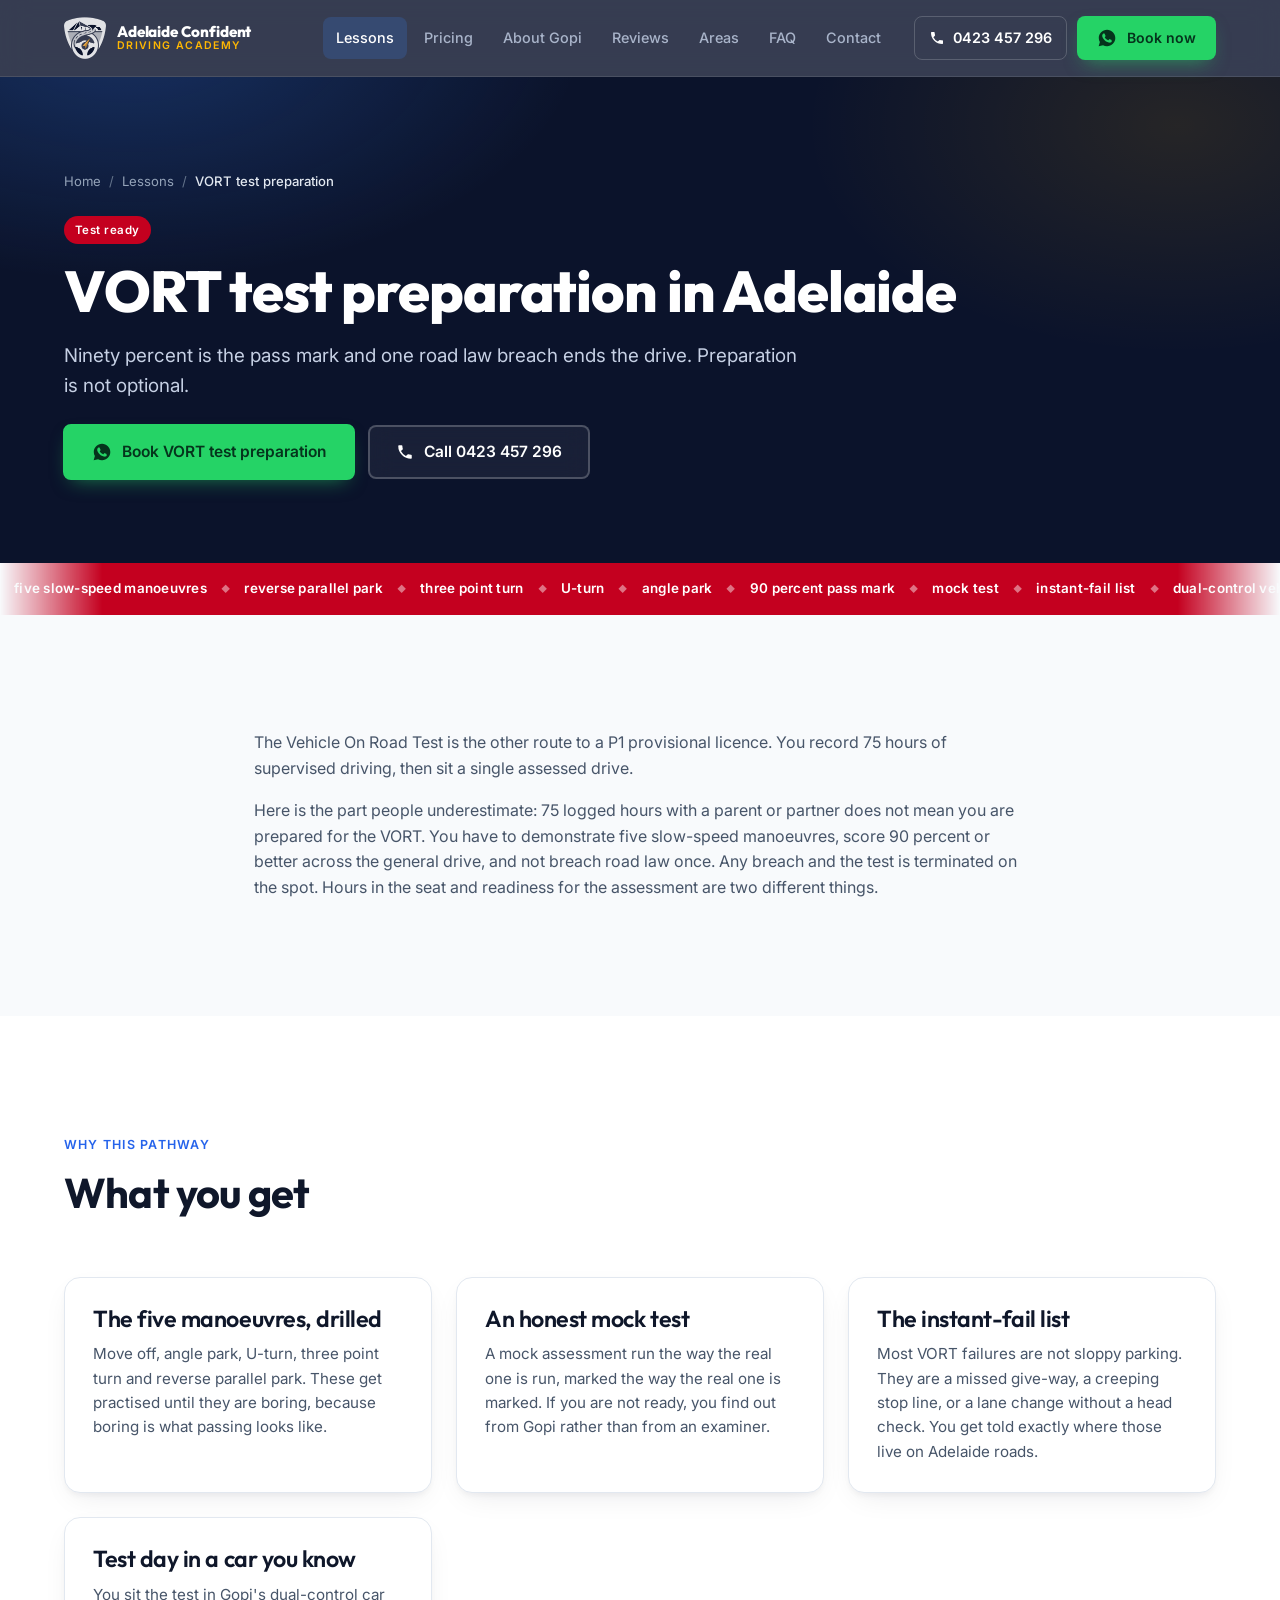
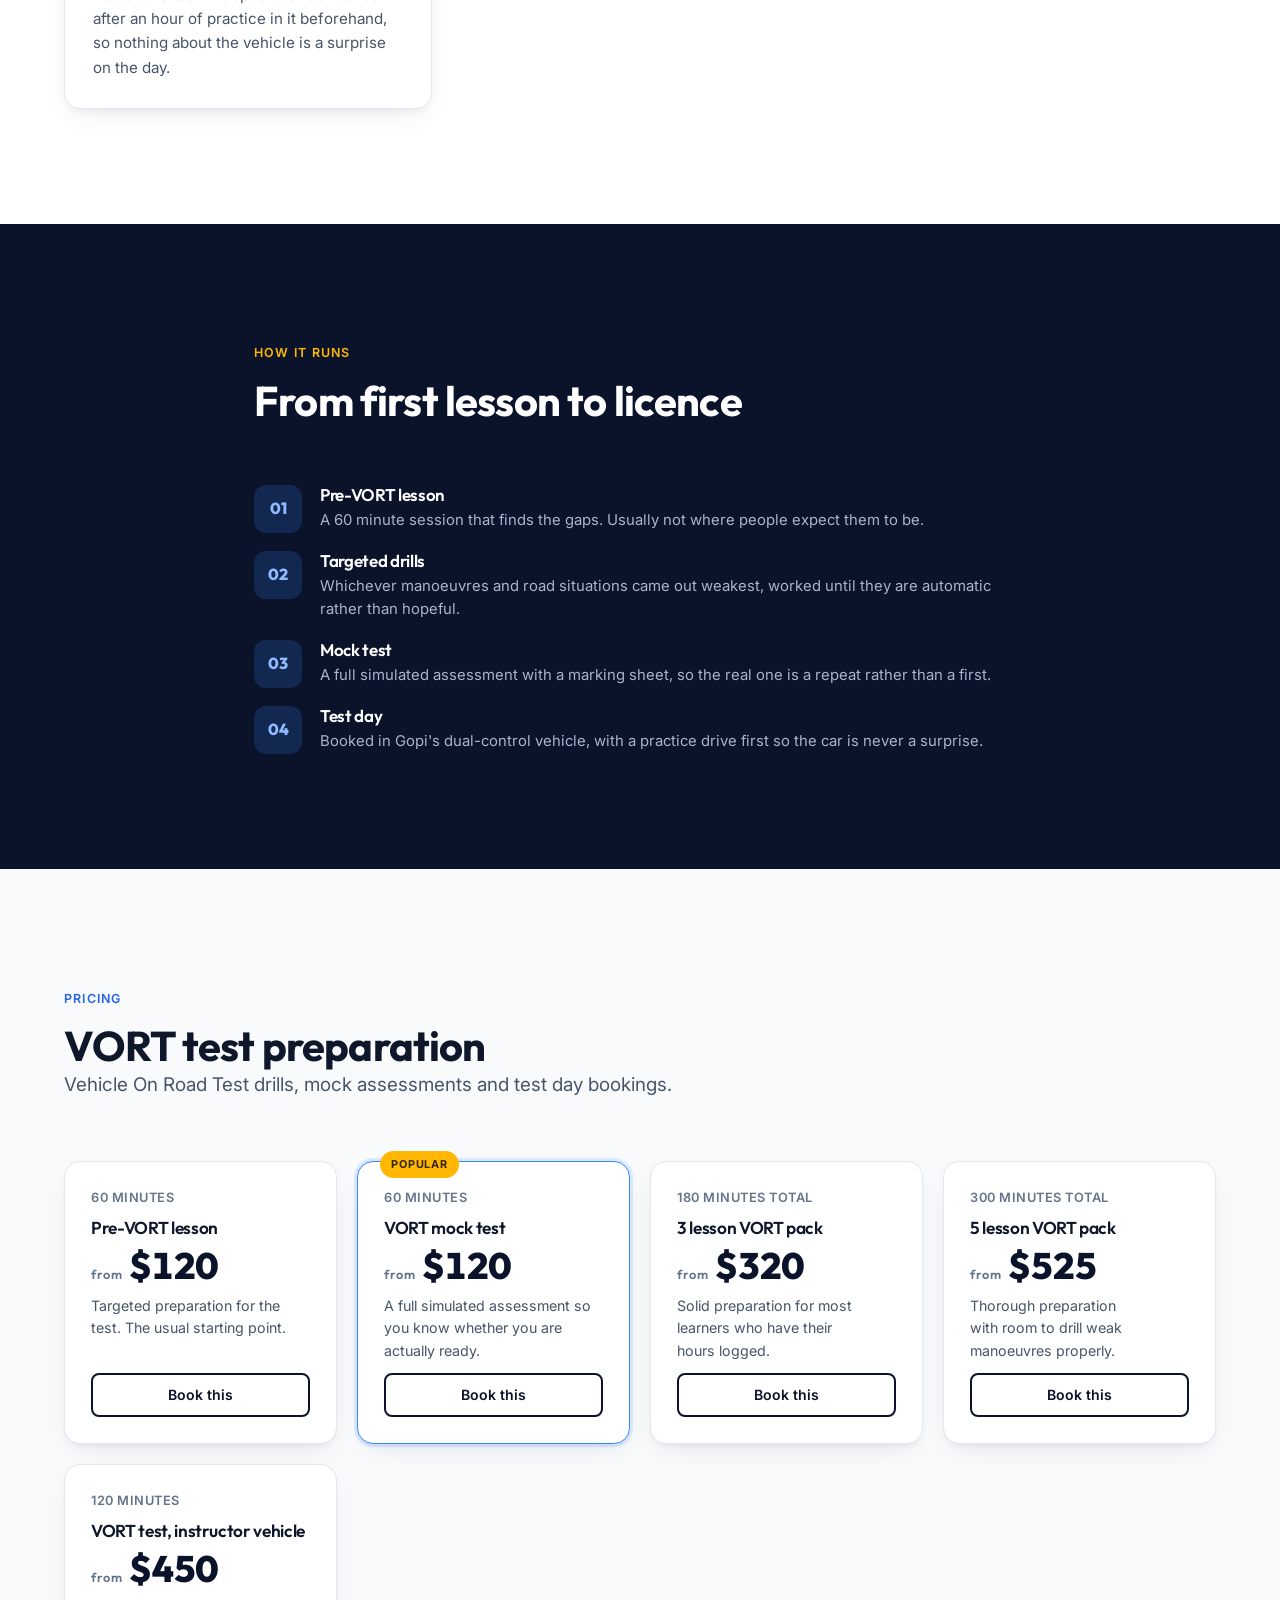
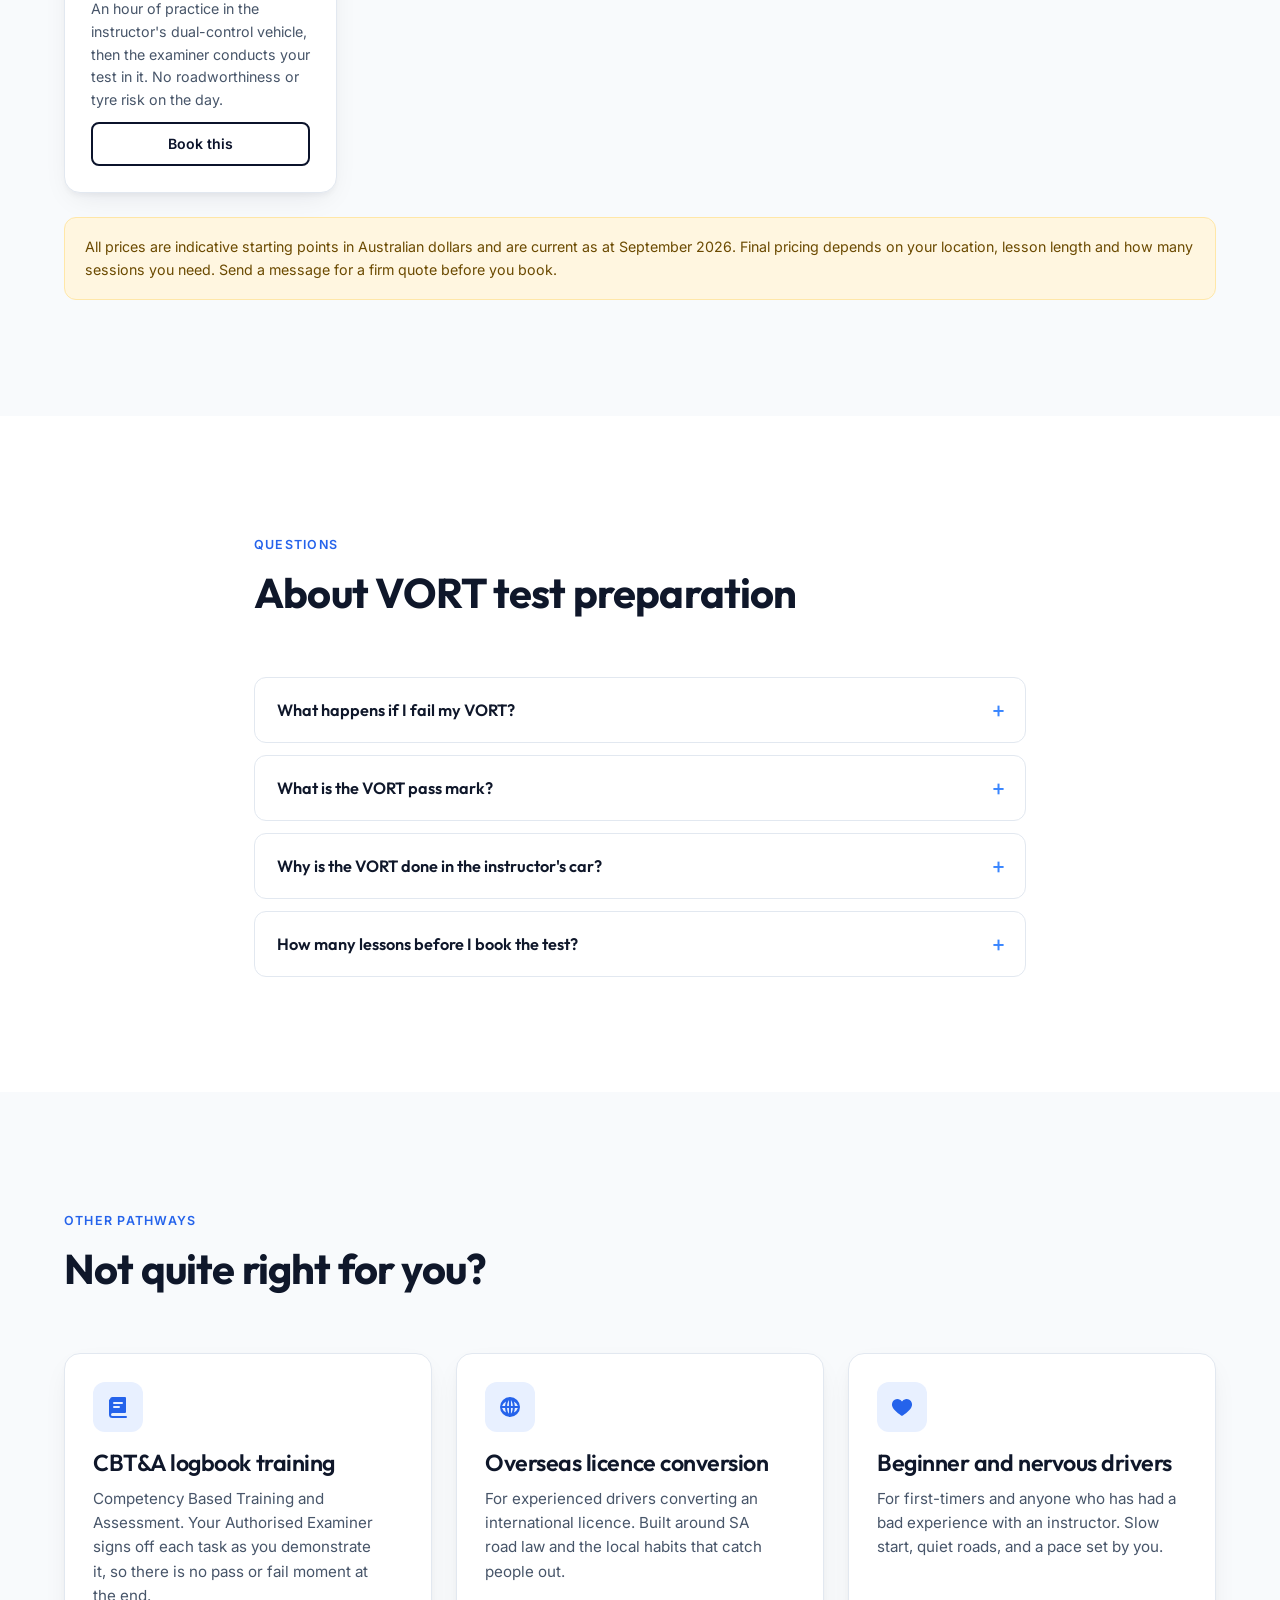
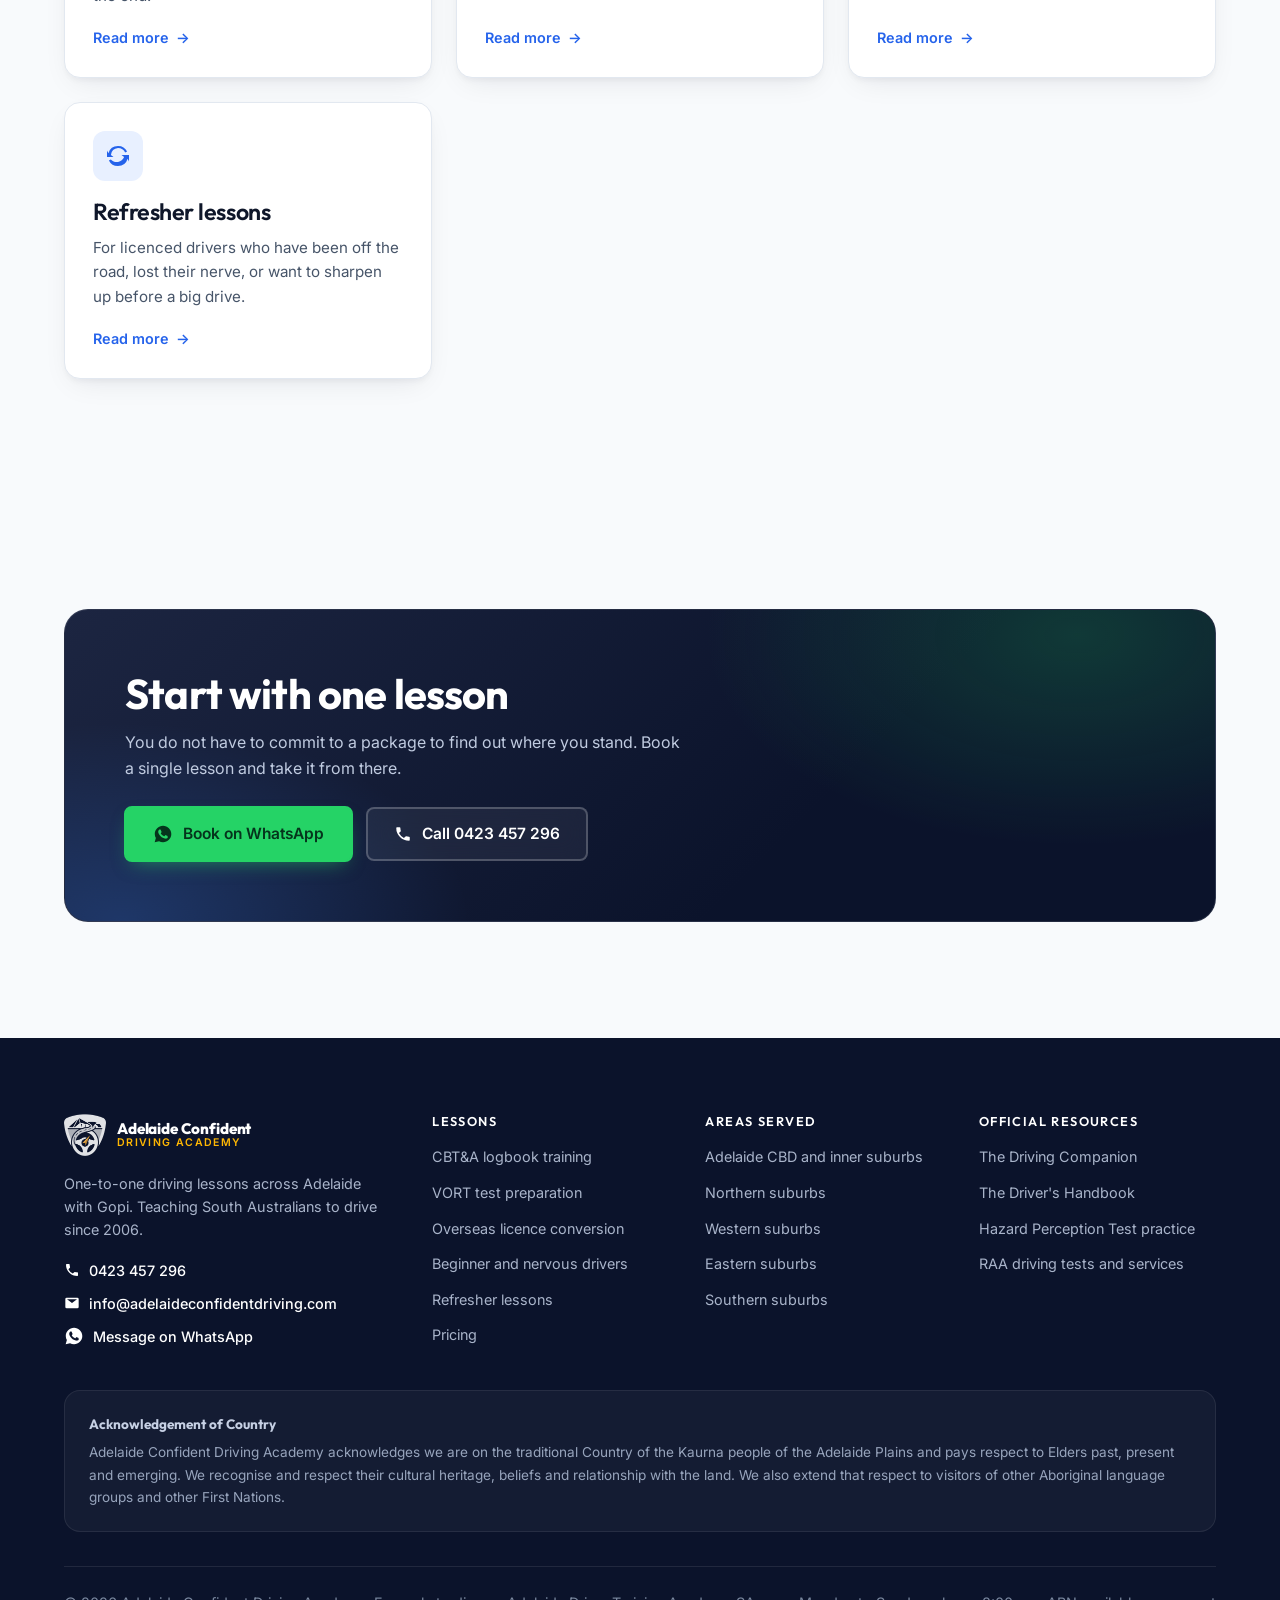
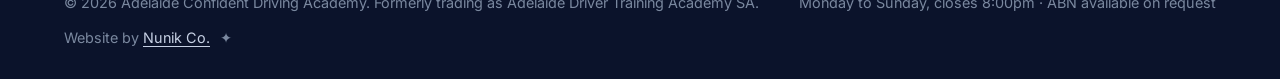
<file: services/vort-test-preparation/index.html>
<!DOCTYPE html>
<html lang="en-AU">
<head>
<meta charset="utf-8">
<meta name="viewport" content="width=device-width, initial-scale=1, viewport-fit=cover">
<title>VORT Test Preparation Adelaide | Mock Tests</title>
<meta name="description" content="VORT preparation, mock tests and test day bookings across Adelaide. The five slow-speed manoeuvres drilled properly, plus the instant-fail list.">
<link rel="canonical" href="https://adelaideconfidentdriving.com/services/vort-test-preparation/">
<meta name="robots" content="index, follow, max-image-preview:large, max-snippet:-1, max-video-preview:-1">
<meta name="theme-color" content="#0B132B">
<meta name="author" content="Adelaide Confident Driving Academy">
<meta name="geo.region" content="AU-SA">
<meta name="geo.placename" content="Adelaide">
<meta name="geo.position" content="-34.9285;138.6007">
<meta name="ICBM" content="-34.9285, 138.6007">

<meta property="og:site_name" content="Adelaide Confident Driving Academy">
<meta property="og:type" content="article">
<meta property="og:locale" content="en_AU">
<meta property="og:title" content="VORT Test Preparation Adelaide | Mock Tests">
<meta property="og:description" content="VORT preparation, mock tests and test day bookings across Adelaide. The five slow-speed manoeuvres drilled properly, plus the instant-fail list.">
<meta property="og:url" content="https://adelaideconfidentdriving.com/services/vort-test-preparation/">
<meta property="og:image" content="https://adelaideconfidentdriving.com/assets/img/og-default.png">
<meta property="og:image:width" content="1200">
<meta property="og:image:height" content="630">
<meta property="og:image:alt" content="Adelaide Confident Driving Academy, five star rated driving school in Adelaide">
<meta name="twitter:card" content="summary_large_image">
<meta name="twitter:title" content="VORT Test Preparation Adelaide | Mock Tests">
<meta name="twitter:description" content="VORT preparation, mock tests and test day bookings across Adelaide. The five slow-speed manoeuvres drilled properly, plus the instant-fail list.">
<meta name="twitter:image" content="https://adelaideconfidentdriving.com/assets/img/og-default.png">

<link rel="icon" href="/favicon.ico" sizes="any">
<link rel="icon" href="/assets/img/icon-192.png" type="image/png" sizes="192x192">
<link rel="apple-touch-icon" href="/assets/img/apple-touch-icon.png">
<link rel="manifest" href="/site.webmanifest">
<link rel="author" href="/humans.txt" type="text/plain">

<link rel="preconnect" href="https://fonts.googleapis.com">
<link rel="preconnect" href="https://fonts.gstatic.com" crossorigin>
<!-- Loaded normally rather than with a media=print/onload swap: the CSP forbids
     inline event handlers, and display=swap already prevents invisible text. -->
<link rel="stylesheet" href="https://fonts.googleapis.com/css2?family=Outfit:wght@600;700;800&family=Inter:wght@400;500;600&display=swap">
<link rel="stylesheet" href="/assets/css/site.css?v=8c6334c6">
<script src="/assets/js/site.js?v=108efda3" defer></script>
<script type="application/ld+json">{"@context":"https://schema.org","@graph":[{"@type":["DrivingSchool","LocalBusiness"],"@id":"https://adelaideconfidentdriving.com/#business","name":"Adelaide Confident Driving Academy","alternateName":["Adelaide Confident Driving","Adelaide Driver Training Academy SA","ACDA"],"description":"One-to-one driving school serving Adelaide and South Australia. CBT&A logbook training, VORT test preparation, overseas licence conversion and lessons for nervous beginners.","url":"https://adelaideconfidentdriving.com/","telephone":"+61423457296","email":"info@adelaideconfidentdriving.com","foundingDate":"2006","image":"https://adelaideconfidentdriving.com/assets/img/og-default.png","logo":{"@type":"ImageObject","url":"https://adelaideconfidentdriving.com/assets/img/icon-512.png","width":512,"height":512},"priceRange":"$$","currenciesAccepted":"AUD","address":{"@type":"PostalAddress","addressLocality":"Adelaide","addressRegion":"SA","addressCountry":"AU"},"geo":{"@type":"GeoCoordinates","latitude":"-34.9285","longitude":"138.6007"},"areaServed":[{"@type":"City","name":"Adelaide"},{"@type":"Place","name":"Adelaide CBD"},{"@type":"Place","name":"North Adelaide"},{"@type":"Place","name":"Norwood"},{"@type":"Place","name":"Unley"},{"@type":"Place","name":"Prospect"},{"@type":"Place","name":"Parkside"},{"@type":"Place","name":"Hindmarsh"},{"@type":"Place","name":"Thebarton"},{"@type":"Place","name":"Kent Town"},{"@type":"Place","name":"Goodwood"},{"@type":"Place","name":"Salisbury"},{"@type":"Place","name":"Salisbury East"},{"@type":"Place","name":"Mawson Lakes"},{"@type":"Place","name":"Para Hills"},{"@type":"Place","name":"Gepps Cross"},{"@type":"Place","name":"Pooraka"},{"@type":"Place","name":"Ingle Farm"},{"@type":"Place","name":"Modbury"},{"@type":"Place","name":"Golden Grove"},{"@type":"Place","name":"Munno Para"},{"@type":"Place","name":"Port Adelaide"},{"@type":"Place","name":"Woodville"},{"@type":"Place","name":"Henley Beach"},{"@type":"Place","name":"Findon"},{"@type":"Place","name":"Seaton"},{"@type":"Place","name":"West Lakes"},{"@type":"Place","name":"Fulham"},{"@type":"Place","name":"Grange"},{"@type":"Place","name":"Semaphore"},{"@type":"Place","name":"Royal Park"},{"@type":"Place","name":"Campbelltown"},{"@type":"Place","name":"Tea Tree Gully"},{"@type":"Place","name":"Magill"},{"@type":"Place","name":"Paradise"},{"@type":"Place","name":"Newton"},{"@type":"Place","name":"Burnside"},{"@type":"Place","name":"Glen Osmond"},{"@type":"Place","name":"Hectorville"},{"@type":"Place","name":"Kensington"},{"@type":"Place","name":"Marryatville"},{"@type":"Place","name":"Marion"},{"@type":"Place","name":"Mitcham"},{"@type":"Place","name":"Brighton"},{"@type":"Place","name":"Glenelg"},{"@type":"Place","name":"Somerton Park"},{"@type":"Place","name":"Plympton"},{"@type":"Place","name":"Edwardstown"},{"@type":"Place","name":"Ascot Park"},{"@type":"Place","name":"Clovelly Park"},{"@type":"Place","name":"Daw Park"}],"serviceArea":{"@type":"GeoCircle","geoMidpoint":{"@type":"GeoCoordinates","latitude":"-34.9285","longitude":"138.6007"},"geoRadius":"40000"},"openingHoursSpecification":[{"@type":"OpeningHoursSpecification","dayOfWeek":["Monday","Tuesday","Wednesday","Thursday","Friday","Saturday","Sunday"],"opens":"07:00","closes":"20:00"}],"aggregateRating":{"@type":"AggregateRating","ratingValue":"5.0","reviewCount":72,"bestRating":"5","worstRating":"1"},"review":[{"@type":"Review","author":{"@type":"Person","name":"Basil Eldhose"},"reviewRating":{"@type":"Rating","ratingValue":"5","bestRating":"5"},"reviewBody":"I had a great experience learning with Gopi. He is very patient, friendly, and explains everything in a simple way. His guidance helped me build confidence and pass my driving test on the first attempt."},{"@type":"Review","author":{"@type":"Person","name":"Zandy"},"reviewRating":{"@type":"Rating","ratingValue":"5","bestRating":"5"},"reviewBody":"Absolutely the best instructor in Adelaide, I know this because I have had many instructors before him. He really works hard to make sure you succeed, excellent teaching ability, and a positive attitude."},{"@type":"Review","author":{"@type":"Person","name":"Mina Prajapat"},"reviewRating":{"@type":"Rating","ratingValue":"5","bestRating":"5"},"reviewBody":"I can't thank Gopi Sir enough for all the support and patience he showed during my driving lessons, especially while I was in my 9th month of pregnancy. His calm demeanor and clear guidance made it possible."},{"@type":"Review","author":{"@type":"Person","name":"Chinthika Samarakoon"},"reviewRating":{"@type":"Rating","ratingValue":"5","bestRating":"5"},"reviewBody":"I did my overseas licence conversion through CBT&A with Gopi and got the full SA driver's licence. Gopi was an excellent teacher, kind, respectful, and patient throughout the entire process."},{"@type":"Review","author":{"@type":"Person","name":"Vedant Saini"},"reviewRating":{"@type":"Rating","ratingValue":"5","bestRating":"5"},"reviewBody":"Excellent instructor! Gopi really knows his stuff. Lots of tips and tricks which got my confidence up. Passed my CBT&A with an Auditor in the car on the first try!"},{"@type":"Review","author":{"@type":"Person","name":"Xander Schofield"},"reviewRating":{"@type":"Rating","ratingValue":"5","bestRating":"5"},"reviewBody":"Gopi was incredibly helpful in getting my P's. In the session right before the exam, he helped correct mistakes quickly and efficiently."},{"@type":"Review","author":{"@type":"Person","name":"Anh Quang Le Van"},"reviewRating":{"@type":"Rating","ratingValue":"5","bestRating":"5"},"reviewBody":"Experienced, gentle, and patient enough to help me pass the full license test in just 2 training sessions. He organized early timeframes for my urgent timeline."},{"@type":"Review","author":{"@type":"Person","name":"Aishwarya Menon"},"reviewRating":{"@type":"Rating","ratingValue":"5","bestRating":"5"},"reviewBody":"I passed my driving test the first time! Gopi uncle broke down each task and ensured I understood the movement prior to attempting it on the road."}],"employee":{"@id":"https://adelaideconfidentdriving.com/about/#gopi"},"founder":{"@id":"https://adelaideconfidentdriving.com/about/#gopi"},"sameAs":["https://share.google/oz1qiCDrlBlNMlHzZ","https://www.google.com/search?kgmid=/g/11vqnhx90x","https://adelaidedrivertrainingacademysa.com.au"],"hasOfferCatalog":{"@type":"OfferCatalog","name":"Driving lessons and assessments","itemListElement":[{"@type":"Offer","itemOffered":{"@type":"Service","name":"CBT&A logbook training","url":"https://adelaideconfidentdriving.com/services/cbta-logbook-training/"}},{"@type":"Offer","itemOffered":{"@type":"Service","name":"VORT test preparation","url":"https://adelaideconfidentdriving.com/services/vort-test-preparation/"}},{"@type":"Offer","itemOffered":{"@type":"Service","name":"Overseas licence conversion","url":"https://adelaideconfidentdriving.com/services/overseas-licence-conversion/"}},{"@type":"Offer","itemOffered":{"@type":"Service","name":"Beginner and nervous drivers","url":"https://adelaideconfidentdriving.com/services/beginner-driving-lessons/"}},{"@type":"Offer","itemOffered":{"@type":"Service","name":"Refresher lessons","url":"https://adelaideconfidentdriving.com/services/refresher-driving-lessons/"}}]}},{"@type":"Service","@id":"https://adelaideconfidentdriving.com/services/vort-test-preparation/#service","name":"VORT test preparation","serviceType":"VORT test preparation","description":"VORT preparation, mock tests and test day bookings across Adelaide. The five slow-speed manoeuvres drilled properly, plus the instant-fail list.","provider":{"@id":"https://adelaideconfidentdriving.com/#business"},"areaServed":[{"@type":"City","name":"Adelaide"}],"url":"https://adelaideconfidentdriving.com/services/vort-test-preparation/","offers":{"@type":"AggregateOffer","priceCurrency":"AUD","lowPrice":"120","highPrice":"525","offerCount":5,"offers":[{"@type":"Offer","name":"Pre-VORT lesson","price":"120","priceCurrency":"AUD","availability":"https://schema.org/InStock","url":"https://adelaideconfidentdriving.com/pricing/","description":"Targeted preparation for the test. The usual starting point."},{"@type":"Offer","name":"VORT mock test","price":"120","priceCurrency":"AUD","availability":"https://schema.org/InStock","url":"https://adelaideconfidentdriving.com/pricing/","description":"A full simulated assessment so you know whether you are actually ready."},{"@type":"Offer","name":"3 lesson VORT pack","price":"320","priceCurrency":"AUD","availability":"https://schema.org/InStock","url":"https://adelaideconfidentdriving.com/pricing/","description":"Solid preparation for most learners who have their hours logged."},{"@type":"Offer","name":"5 lesson VORT pack","price":"525","priceCurrency":"AUD","availability":"https://schema.org/InStock","url":"https://adelaideconfidentdriving.com/pricing/","description":"Thorough preparation with room to drill weak manoeuvres properly."},{"@type":"Offer","name":"VORT test, instructor vehicle","price":"450","priceCurrency":"AUD","availability":"https://schema.org/InStock","url":"https://adelaideconfidentdriving.com/pricing/","description":"An hour of practice in the instructor's dual-control vehicle, then the examiner conducts your test in it. No roadworthiness or tyre risk on the day."}]}},{"@type":"FAQPage","mainEntity":[{"@type":"Question","name":"What happens if I fail my VORT?","acceptedAnswer":{"@type":"Answer","text":"Your examiner debriefs you on why, and you get a copy of the marking sheet detailing your performance. If you hold a learner's permit you must wait at least 14 days before attempting another VORT."}},{"@type":"Question","name":"What is the VORT pass mark?","acceptedAnswer":{"@type":"Answer","text":"You need 90 percent or more across the general drive, plus successful demonstration of the five slow-speed manoeuvres, and no road law breaches. A breach terminates the test immediately regardless of how well the rest went."}},{"@type":"Question","name":"Why is the VORT done in the instructor's car?","acceptedAnswer":{"@type":"Answer","text":"Gopi's training vehicle has dual brake controls, which a student's personal vehicle does not. That protects you during the test and means there is no risk of being turned away on a roadworthiness or tyre issue on the day. You get an hour of practice in it first, so the biting point and controls are already familiar before the test starts."}},{"@type":"Question","name":"How many lessons before I book the test?","acceptedAnswer":{"@type":"Answer","text":"Book the mock test first. It answers the question far better than a guess does."}}]},{"@type":"BreadcrumbList","itemListElement":[{"@type":"ListItem","position":1,"name":"Home","item":"https://adelaideconfidentdriving.com/"},{"@type":"ListItem","position":2,"name":"Lessons","item":"https://adelaideconfidentdriving.com/services/"},{"@type":"ListItem","position":3,"name":"VORT test preparation","item":"https://adelaideconfidentdriving.com/services/vort-test-preparation/"}]}]}</script>
</head>
<body>
<a class="skip-link" href="#main">Skip to content</a>
<header class="site-header">
  <div class="wrap">
    <nav class="nav" aria-label="Main">
      <a class="brand" href="/">
        <img src="/assets/img/logo-mark-light.png" alt="" width="42" height="42">
        <span class="brand-text">
          <b>Adelaide Confident</b>
          <span>Driving Academy</span>
        </span>
      </a>
      <ul class="nav-links" id="nav-links"><li><a href="/services/" aria-current="page">Lessons</a></li><li><a href="/pricing/">Pricing</a></li><li><a href="/about/">About Gopi</a></li><li><a href="/reviews/">Reviews</a></li><li><a href="/service-areas/">Areas</a></li><li><a href="/faq/">FAQ</a></li><li><a href="/contact/">Contact</a></li></ul>
      <div class="nav-cta">
        <a class="nav-call" href="tel:+61423457296"><svg aria-hidden="true" width="16" height="16" viewBox="0 0 24 24" fill="currentColor"><path d="M6.6 10.8a15.1 15.1 0 0 0 6.6 6.6l2.2-2.2a1 1 0 0 1 1-.25c1.1.37 2.3.57 3.6.57a1 1 0 0 1 1 1V20a1 1 0 0 1-1 1A17 17 0 0 1 3 4a1 1 0 0 1 1-1h3.5a1 1 0 0 1 1 1c0 1.25.2 2.45.57 3.57a1 1 0 0 1-.25 1l-2.22 2.23Z"/></svg><span>0423 457 296</span></a>
        <a class="btn btn--whatsapp btn--sm" href="https://wa.me/61423457296?text=Hi%20Gopi%2C%20I%27d%20like%20to%20book%20a%20driving%20lesson%20with%20Adelaide%20Confident%20Driving%20Academy.%20Could%20you%20let%20me%20know%20your%20availability%3F" rel="noopener"><svg aria-hidden="true" width="20" height="20" viewBox="0 0 24 24" fill="currentColor"><path d="M12.04 2C6.58 2 2.13 6.45 2.13 11.91c0 1.75.46 3.45 1.32 4.95L2 22l5.25-1.38a9.87 9.87 0 0 0 4.79 1.22h.01c5.46 0 9.91-4.45 9.91-9.91S17.5 2 12.04 2Zm5.8 14.17c-.24.68-1.4 1.3-1.95 1.35-.5.05-1.13.07-1.83-.11-.42-.11-.96-.29-1.65-.59-2.9-1.25-4.8-4.17-4.94-4.36-.15-.19-1.19-1.58-1.19-3.02s.76-2.14 1.03-2.44c.27-.29.58-.37.78-.37h.56c.18 0 .42-.07.66.5.24.59.83 2.03.9 2.18.07.15.12.32.02.51-.09.19-.14.31-.28.48-.14.17-.29.37-.42.5-.14.14-.28.29-.12.57.16.29.71 1.17 1.53 1.9 1.05.94 1.94 1.23 2.22 1.37.27.14.43.12.59-.07.16-.19.68-.79.86-1.07.18-.27.36-.22.61-.13.24.09 1.55.73 1.82.86.27.14.44.2.5.32.07.11.07.65-.17 1.33Z"/></svg> Book now</a>
        <button class="nav-toggle" type="button" aria-expanded="false" aria-controls="nav-links" aria-label="Menu"><span></span></button>
      </div>
    </nav>
  </div>
</header>

<main id="main">
<section class="page-hero">
  <nav class="crumbs" aria-label="Breadcrumb"><div class="wrap"><ol><li><a href="/">Home</a></li><li><a href="/services/">Lessons</a></li><li><span aria-current="page">VORT test preparation</span></li></ol></div></nav>
  <div class="wrap">
    <span class="chip chip--plate-red">Test ready</span>
    <h1 style="margin-top:14px">VORT test preparation in Adelaide</h1>
    <p class="lede">Ninety percent is the pass mark and one road law breach ends the drive. Preparation is not optional.</p>
    <div class="btn-row mt-24">
      <a class="btn btn--whatsapp pulse" href="https://wa.me/61423457296?text=Hi%20Gopi%2C%20I%27m%20interested%20in%20vort%20test%20preparation%20with%20Adelaide%20Confident%20Driving%20Academy.%20Could%20you%20tell%20me%20about%20availability%3F" rel="noopener"><svg aria-hidden="true" width="20" height="20" viewBox="0 0 24 24" fill="currentColor"><path d="M12.04 2C6.58 2 2.13 6.45 2.13 11.91c0 1.75.46 3.45 1.32 4.95L2 22l5.25-1.38a9.87 9.87 0 0 0 4.79 1.22h.01c5.46 0 9.91-4.45 9.91-9.91S17.5 2 12.04 2Zm5.8 14.17c-.24.68-1.4 1.3-1.95 1.35-.5.05-1.13.07-1.83-.11-.42-.11-.96-.29-1.65-.59-2.9-1.25-4.8-4.17-4.94-4.36-.15-.19-1.19-1.58-1.19-3.02s.76-2.14 1.03-2.44c.27-.29.58-.37.78-.37h.56c.18 0 .42-.07.66.5.24.59.83 2.03.9 2.18.07.15.12.32.02.51-.09.19-.14.31-.28.48-.14.17-.29.37-.42.5-.14.14-.28.29-.12.57.16.29.71 1.17 1.53 1.9 1.05.94 1.94 1.23 2.22 1.37.27.14.43.12.59-.07.16-.19.68-.79.86-1.07.18-.27.36-.22.61-.13.24.09 1.55.73 1.82.86.27.14.44.2.5.32.07.11.07.65-.17 1.33Z"/></svg> Book VORT test preparation</a>
      <a class="btn btn--ghost" href="tel:+61423457296"><svg aria-hidden="true" width="18" height="18" viewBox="0 0 24 24" fill="currentColor"><path d="M6.6 10.8a15.1 15.1 0 0 0 6.6 6.6l2.2-2.2a1 1 0 0 1 1-.25c1.1.37 2.3.57 3.6.57a1 1 0 0 1 1 1V20a1 1 0 0 1-1 1A17 17 0 0 1 3 4a1 1 0 0 1 1-1h3.5a1 1 0 0 1 1 1c0 1.25.2 2.45.57 3.57a1 1 0 0 1-.25 1l-2.22 2.23Z"/></svg> Call 0423 457 296</a>
    </div>
  </div>
</section>
<div class="marquee marquee--plate-red" aria-hidden="true">
  <div class="marquee-track">
    <span class="marquee-set"><span>five slow-speed manoeuvres</span><span class="marquee-dot" aria-hidden="true">&#9670;</span><span>reverse parallel park</span><span class="marquee-dot" aria-hidden="true">&#9670;</span><span>three point turn</span><span class="marquee-dot" aria-hidden="true">&#9670;</span><span>U-turn</span><span class="marquee-dot" aria-hidden="true">&#9670;</span><span>angle park</span><span class="marquee-dot" aria-hidden="true">&#9670;</span><span>90 percent pass mark</span><span class="marquee-dot" aria-hidden="true">&#9670;</span><span>mock test</span><span class="marquee-dot" aria-hidden="true">&#9670;</span><span>instant-fail list</span><span class="marquee-dot" aria-hidden="true">&#9670;</span><span>dual-control vehicle</span><span class="marquee-dot" aria-hidden="true">&#9670;</span><span>test day ready</span><span class="marquee-dot" aria-hidden="true">&#9670;</span></span>
    <span class="marquee-set"><span>five slow-speed manoeuvres</span><span class="marquee-dot" aria-hidden="true">&#9670;</span><span>reverse parallel park</span><span class="marquee-dot" aria-hidden="true">&#9670;</span><span>three point turn</span><span class="marquee-dot" aria-hidden="true">&#9670;</span><span>U-turn</span><span class="marquee-dot" aria-hidden="true">&#9670;</span><span>angle park</span><span class="marquee-dot" aria-hidden="true">&#9670;</span><span>90 percent pass mark</span><span class="marquee-dot" aria-hidden="true">&#9670;</span><span>mock test</span><span class="marquee-dot" aria-hidden="true">&#9670;</span><span>instant-fail list</span><span class="marquee-dot" aria-hidden="true">&#9670;</span><span>dual-control vehicle</span><span class="marquee-dot" aria-hidden="true">&#9670;</span><span>test day ready</span><span class="marquee-dot" aria-hidden="true">&#9670;</span></span>
  </div>
</div>
<section class="section">
  <div class="wrap wrap--narrow prose"><p>The Vehicle On Road Test is the other route to a P1 provisional licence. You record 75 hours of supervised driving, then sit a single assessed drive.</p><p>Here is the part people underestimate: 75 logged hours with a parent or partner does not mean you are prepared for the VORT. You have to demonstrate five slow-speed manoeuvres, score 90 percent or better across the general drive, and not breach road law once. Any breach and the test is terminated on the spot. Hours in the seat and readiness for the assessment are two different things.</p></div>
</section>

<section class="section section--tint">
  <div class="wrap">
    <div class="section-head">
      <p class="eyebrow">Why this pathway</p>
      <h2>What you get</h2>
    </div>
    <div class="grid grid--2"><article class="card reveal" data-delay="0">
  <h3>The five manoeuvres, drilled</h3><p>Move off, angle park, U-turn, three point turn and reverse parallel park. These get practised until they are boring, because boring is what passing looks like.</p>
</article><article class="card reveal" data-delay="60">
  <h3>An honest mock test</h3><p>A mock assessment run the way the real one is run, marked the way the real one is marked. If you are not ready, you find out from Gopi rather than from an examiner.</p>
</article><article class="card reveal" data-delay="120">
  <h3>The instant-fail list</h3><p>Most VORT failures are not sloppy parking. They are a missed give-way, a creeping stop line, or a lane change without a head check. You get told exactly where those live on Adelaide roads.</p>
</article><article class="card reveal" data-delay="180">
  <h3>Test day in a car you know</h3><p>You sit the test in Gopi&#x27;s dual-control car after an hour of practice in it beforehand, so nothing about the vehicle is a surprise on the day.</p>
</article></div>
  </div>
</section>

<section class="section section--dark">
  <div class="wrap wrap--narrow">
    <div class="section-head">
      <p class="eyebrow">How it runs</p>
      <h2>From first lesson to licence</h2>
    </div>
    <ol class="steps"><li><div><h3>Pre-VORT lesson</h3><p>A 60 minute session that finds the gaps. Usually not where people expect them to be.</p></div></li><li><div><h3>Targeted drills</h3><p>Whichever manoeuvres and road situations came out weakest, worked until they are automatic rather than hopeful.</p></div></li><li><div><h3>Mock test</h3><p>A full simulated assessment with a marking sheet, so the real one is a repeat rather than a first.</p></div></li><li><div><h3>Test day</h3><p>Booked in Gopi&#x27;s dual-control vehicle, with a practice drive first so the car is never a surprise.</p></div></li></ol>
  </div>
</section>

<section class="section">
  <div class="wrap">
    <div class="section-head">
      <p class="eyebrow">Pricing</p>
      <h2>VORT test preparation</h2>
      <p class="lede">Vehicle On Road Test drills, mock assessments and test day bookings.</p>
    </div>
    <div class="price-grid"><div class="price-card">
  
  <span class="pc-dur">60 minutes</span>
  <h3>Pre-VORT lesson</h3>
  <p class="pc-amt"><small>from</small> $120</p>
  <p>Targeted preparation for the test. The usual starting point.</p>
  <a class="btn btn--outline btn--sm" href="/#book">Book this</a>
</div><div class="price-card is-featured">
  <span class="pc-flag">Popular</span>
  <span class="pc-dur">60 minutes</span>
  <h3>VORT mock test</h3>
  <p class="pc-amt"><small>from</small> $120</p>
  <p>A full simulated assessment so you know whether you are actually ready.</p>
  <a class="btn btn--outline btn--sm" href="/#book">Book this</a>
</div><div class="price-card">
  
  <span class="pc-dur">180 minutes total</span>
  <h3>3 lesson VORT pack</h3>
  <p class="pc-amt"><small>from</small> $320</p>
  <p>Solid preparation for most learners who have their hours logged.</p>
  <a class="btn btn--outline btn--sm" href="/#book">Book this</a>
</div><div class="price-card">
  
  <span class="pc-dur">300 minutes total</span>
  <h3>5 lesson VORT pack</h3>
  <p class="pc-amt"><small>from</small> $525</p>
  <p>Thorough preparation with room to drill weak manoeuvres properly.</p>
  <a class="btn btn--outline btn--sm" href="/#book">Book this</a>
</div><div class="price-card">
  
  <span class="pc-dur">120 minutes</span>
  <h3>VORT test, instructor vehicle</h3>
  <p class="pc-amt"><small>from</small> $450</p>
  <p>An hour of practice in the instructor&#x27;s dual-control vehicle, then the examiner conducts your test in it. No roadworthiness or tyre risk on the day.</p>
  <a class="btn btn--outline btn--sm" href="/#book">Book this</a>
</div></div>
    <p class="price-note">All prices are indicative starting points in Australian dollars and are current as at September 2026. Final pricing depends on your location, lesson length and how many sessions you need. Send a message for a firm quote before you book.</p>
  </div>
</section>

<section class="section section--tint">
  <div class="wrap wrap--narrow">
    <div class="section-head"><p class="eyebrow">Questions</p><h2>About VORT test preparation</h2></div>
    <div class="faq"><details><summary>What happens if I fail my VORT?</summary><div class="faq-body"><p>Your examiner debriefs you on why, and you get a copy of the marking sheet detailing your performance. If you hold a learner&#x27;s permit you must wait at least 14 days before attempting another VORT.</p></div></details><details><summary>What is the VORT pass mark?</summary><div class="faq-body"><p>You need 90 percent or more across the general drive, plus successful demonstration of the five slow-speed manoeuvres, and no road law breaches. A breach terminates the test immediately regardless of how well the rest went.</p></div></details><details><summary>Why is the VORT done in the instructor&#x27;s car?</summary><div class="faq-body"><p>Gopi&#x27;s training vehicle has dual brake controls, which a student&#x27;s personal vehicle does not. That protects you during the test and means there is no risk of being turned away on a roadworthiness or tyre issue on the day. You get an hour of practice in it first, so the biting point and controls are already familiar before the test starts.</p></div></details><details><summary>How many lessons before I book the test?</summary><div class="faq-body"><p>Book the mock test first. It answers the question far better than a guess does.</p></div></details></div>
  </div>
</section>

<section class="section">
  <div class="wrap">
    <div class="section-head"><p class="eyebrow">Other pathways</p><h2>Not quite right for you?</h2></div>
    <div class="grid grid--3"><article class="card reveal"><span class="card-icon"><svg aria-hidden="true" width="24" height="24" viewBox="0 0 24 24" fill="currentColor"><path d="M4 4.5A2.5 2.5 0 0 1 6.5 2H19a1 1 0 0 1 1 1v14a1 1 0 0 1-1 1H6.5a1.5 1.5 0 0 0 0 3H20a1 1 0 1 1 0 2H6.5A3.5 3.5 0 0 1 3 19.5v-15Zm4 2.5a1 1 0 0 0 0 2h8a1 1 0 1 0 0-2H8Zm0 4a1 1 0 1 0 0 2h5a1 1 0 1 0 0-2H8Z"/></svg></span><h3>CBT&amp;A logbook training</h3><p>Competency Based Training and Assessment. Your Authorised Examiner signs off each task as you demonstrate it, so there is no pass or fail moment at the end.</p><a class="card-link" href="/services/cbta-logbook-training/">Read more</a></article><article class="card reveal"><span class="card-icon"><svg aria-hidden="true" width="24" height="24" viewBox="0 0 24 24" fill="currentColor"><path d="M12 2a10 10 0 1 0 0 20 10 10 0 0 0 0-20ZM4.06 13h3.02c.1 1.72.45 3.32.98 4.6A8.02 8.02 0 0 1 4.06 13Zm3.02-2H4.06a8.02 8.02 0 0 1 4-4.6c-.53 1.28-.88 2.88-.98 4.6Zm2 0c.13-2.04.6-3.74 1.2-4.78.24-.4.47-.68.66-.85V11H9.08Zm3.86 0V5.37c.19.17.42.45.66.85.6 1.04 1.07 2.74 1.2 4.78h-1.86Zm0 2h1.86c-.13 2.04-.6 3.74-1.2 4.78-.24.4-.47.68-.66.85V13Zm-2 0v5.63c-.19-.17-.42-.45-.66-.85-.6-1.04-1.07-2.74-1.2-4.78h1.86Zm5.9 0h3.02a8.02 8.02 0 0 1-4 4.6c.53-1.28.88-2.88.98-4.6Zm0-2c-.1-1.72-.45-3.32-.98-4.6a8.02 8.02 0 0 1 4 4.6h-3.02Z"/></svg></span><h3>Overseas licence conversion</h3><p>For experienced drivers converting an international licence. Built around SA road law and the local habits that catch people out.</p><a class="card-link" href="/services/overseas-licence-conversion/">Read more</a></article><article class="card reveal"><span class="card-icon"><svg aria-hidden="true" width="24" height="24" viewBox="0 0 24 24" fill="currentColor"><path d="M12 21s-7.5-4.6-9.5-9A5.5 5.5 0 0 1 12 6.5 5.5 5.5 0 0 1 21.5 12c-2 4.4-9.5 9-9.5 9Z"/></svg></span><h3>Beginner and nervous drivers</h3><p>For first-timers and anyone who has had a bad experience with an instructor. Slow start, quiet roads, and a pace set by you.</p><a class="card-link" href="/services/beginner-driving-lessons/">Read more</a></article><article class="card reveal"><span class="card-icon"><svg aria-hidden="true" width="24" height="24" viewBox="0 0 24 24" fill="currentColor"><path d="M12 4a8 8 0 0 1 7.2 4.5l1.9-.9A10 10 0 0 0 12 2a10 10 0 0 0-9.6 7.2L1 6.5V13h6.5l-2.6-2.1A8 8 0 0 1 12 4Zm10 7h-6.5l2.6 2.1A8 8 0 0 1 4.8 15.5l-1.9.9A10 10 0 0 0 12 22a10 10 0 0 0 9.6-7.2l1.4 2.7V11Z"/></svg></span><h3>Refresher lessons</h3><p>For licenced drivers who have been off the road, lost their nerve, or want to sharpen up before a big drive.</p><a class="card-link" href="/services/refresher-driving-lessons/">Read more</a></article></div>
  </div>
</section>

<section class="section"><div class="wrap">
  <div class="cta-band reveal">
    <h2>Start with one lesson</h2>
    <p>You do not have to commit to a package to find out where you stand. Book a single lesson and take it from there.</p>
    <div class="btn-row">
      <a class="btn btn--whatsapp pulse" href="https://wa.me/61423457296?text=Hi%20Gopi%2C%20I%27d%20like%20to%20book%20a%20driving%20lesson.%20Here%27s%20a%20bit%20about%20where%20I%27m%20at%3A" rel="noopener"><svg aria-hidden="true" width="20" height="20" viewBox="0 0 24 24" fill="currentColor"><path d="M12.04 2C6.58 2 2.13 6.45 2.13 11.91c0 1.75.46 3.45 1.32 4.95L2 22l5.25-1.38a9.87 9.87 0 0 0 4.79 1.22h.01c5.46 0 9.91-4.45 9.91-9.91S17.5 2 12.04 2Zm5.8 14.17c-.24.68-1.4 1.3-1.95 1.35-.5.05-1.13.07-1.83-.11-.42-.11-.96-.29-1.65-.59-2.9-1.25-4.8-4.17-4.94-4.36-.15-.19-1.19-1.58-1.19-3.02s.76-2.14 1.03-2.44c.27-.29.58-.37.78-.37h.56c.18 0 .42-.07.66.5.24.59.83 2.03.9 2.18.07.15.12.32.02.51-.09.19-.14.31-.28.48-.14.17-.29.37-.42.5-.14.14-.28.29-.12.57.16.29.71 1.17 1.53 1.9 1.05.94 1.94 1.23 2.22 1.37.27.14.43.12.59-.07.16-.19.68-.79.86-1.07.18-.27.36-.22.61-.13.24.09 1.55.73 1.82.86.27.14.44.2.5.32.07.11.07.65-.17 1.33Z"/></svg> Book on WhatsApp</a>
      <a class="btn btn--ghost" href="tel:+61423457296"><svg aria-hidden="true" width="18" height="18" viewBox="0 0 24 24" fill="currentColor"><path d="M6.6 10.8a15.1 15.1 0 0 0 6.6 6.6l2.2-2.2a1 1 0 0 1 1-.25c1.1.37 2.3.57 3.6.57a1 1 0 0 1 1 1V20a1 1 0 0 1-1 1A17 17 0 0 1 3 4a1 1 0 0 1 1-1h3.5a1 1 0 0 1 1 1c0 1.25.2 2.45.57 3.57a1 1 0 0 1-.25 1l-2.22 2.23Z"/></svg> Call 0423 457 296</a>
    </div>
  </div>
</div></section>
</main>
<footer class="site-footer">
  <div class="wrap">
    <div class="footer-grid">
      <div class="footer-brand">
        <a class="brand" href="/">
          <img src="/assets/img/logo-mark-light.png" alt="" width="42" height="42">
          <span class="brand-text"><b>Adelaide Confident</b><span>Driving Academy</span></span>
        </a>
        <p>One-to-one driving lessons across Adelaide with Gopi. Teaching South Australians
        to drive since 2006.</p>
        <div class="footer-contact">
          <a href="tel:+61423457296"><svg aria-hidden="true" width="16" height="16" viewBox="0 0 24 24" fill="currentColor"><path d="M6.6 10.8a15.1 15.1 0 0 0 6.6 6.6l2.2-2.2a1 1 0 0 1 1-.25c1.1.37 2.3.57 3.6.57a1 1 0 0 1 1 1V20a1 1 0 0 1-1 1A17 17 0 0 1 3 4a1 1 0 0 1 1-1h3.5a1 1 0 0 1 1 1c0 1.25.2 2.45.57 3.57a1 1 0 0 1-.25 1l-2.22 2.23Z"/></svg> 0423 457 296</a>
          <a href="mailto:info@adelaideconfidentdriving.com"><svg aria-hidden="true" width="16" height="16" viewBox="0 0 24 24" fill="currentColor"><path d="M2 6a2 2 0 0 1 2-2h16a2 2 0 0 1 2 2v12a2 2 0 0 1-2 2H4a2 2 0 0 1-2-2V6Zm2.5.5L12 12l7.5-5.5H4.5Z"/></svg> info@adelaideconfidentdriving.com</a>
          <a href="https://wa.me/61423457296?text=Hi%20Gopi%2C%20I%20found%20Adelaide%20Confident%20Driving%20Academy%20online%20and%20I%27d%20like%20to%20ask%20about%20driving%20lessons." rel="noopener"><svg aria-hidden="true" width="20" height="20" viewBox="0 0 24 24" fill="currentColor"><path d="M12.04 2C6.58 2 2.13 6.45 2.13 11.91c0 1.75.46 3.45 1.32 4.95L2 22l5.25-1.38a9.87 9.87 0 0 0 4.79 1.22h.01c5.46 0 9.91-4.45 9.91-9.91S17.5 2 12.04 2Zm5.8 14.17c-.24.68-1.4 1.3-1.95 1.35-.5.05-1.13.07-1.83-.11-.42-.11-.96-.29-1.65-.59-2.9-1.25-4.8-4.17-4.94-4.36-.15-.19-1.19-1.58-1.19-3.02s.76-2.14 1.03-2.44c.27-.29.58-.37.78-.37h.56c.18 0 .42-.07.66.5.24.59.83 2.03.9 2.18.07.15.12.32.02.51-.09.19-.14.31-.28.48-.14.17-.29.37-.42.5-.14.14-.28.29-.12.57.16.29.71 1.17 1.53 1.9 1.05.94 1.94 1.23 2.22 1.37.27.14.43.12.59-.07.16-.19.68-.79.86-1.07.18-.27.36-.22.61-.13.24.09 1.55.73 1.82.86.27.14.44.2.5.32.07.11.07.65-.17 1.33Z"/></svg> Message on WhatsApp</a>
        </div>
      </div>
      <div>
        <h4>Lessons</h4>
        <ul><li><a href="/services/cbta-logbook-training/">CBT&amp;A logbook training</a></li><li><a href="/services/vort-test-preparation/">VORT test preparation</a></li><li><a href="/services/overseas-licence-conversion/">Overseas licence conversion</a></li><li><a href="/services/beginner-driving-lessons/">Beginner and nervous drivers</a></li><li><a href="/services/refresher-driving-lessons/">Refresher lessons</a></li><li><a href="/pricing/">Pricing</a></li></ul>
      </div>
      <div>
        <h4>Areas served</h4>
        <ul><li><a href="/service-areas/#cbd">Adelaide CBD and inner suburbs</a></li><li><a href="/service-areas/#north">Northern suburbs</a></li><li><a href="/service-areas/#west">Western suburbs</a></li><li><a href="/service-areas/#east">Eastern suburbs</a></li><li><a href="/service-areas/#south">Southern suburbs</a></li></ul>
      </div>
      <div>
        <h4>Official resources</h4>
        <ul><li><a href="https://mylicence.sa.gov.au/the-driving-companion" rel="noopener nofollow" target="_blank">The Driving Companion</a></li><li><a href="https://mylicence.sa.gov.au/the-drivers-handbook" rel="noopener nofollow" target="_blank">The Driver&#x27;s Handbook</a></li><li><a href="https://mylicence.sa.gov.au/hazard-perception-test" rel="noopener nofollow" target="_blank">Hazard Perception Test practice</a></li><li><a href="https://www.raa.com.au/motoring-and-road-safety/driver-education" rel="noopener nofollow" target="_blank">RAA driving tests and services</a></li></ul>
      </div>
    </div>

    <div class="acknowledgement">
      <b>Acknowledgement of Country</b>
      Adelaide Confident Driving Academy acknowledges we are on the traditional Country of the Kaurna people of the Adelaide Plains and pays respect to Elders past, present and emerging. We recognise and respect their cultural heritage, beliefs and relationship with the land. We also extend that respect to visitors of other Aboriginal language groups and other First Nations.
    </div>

    <div class="footer-base">
      <p>&copy; <span data-year>2026</span> Adelaide Confident Driving Academy. Formerly trading as Adelaide Driver Training Academy SA.</p>
      <p>Monday to Sunday, closes 8:00pm &middot; ABN available on request</p>
      <p class="footer-credit">Website by <a href="https://nunik.co/book" target="_blank" rel="noopener">Nunik Co.</a>
      <a class="footer-egg" href="/built-by-nunik-co/" title="The story behind this site" aria-label="The story behind this site">&#10022;</a></p>
    </div>
  </div>
</footer>

<div class="action-bar">
  <a class="btn btn--ghost" href="tel:+61423457296"><svg aria-hidden="true" width="16" height="16" viewBox="0 0 24 24" fill="currentColor"><path d="M6.6 10.8a15.1 15.1 0 0 0 6.6 6.6l2.2-2.2a1 1 0 0 1 1-.25c1.1.37 2.3.57 3.6.57a1 1 0 0 1 1 1V20a1 1 0 0 1-1 1A17 17 0 0 1 3 4a1 1 0 0 1 1-1h3.5a1 1 0 0 1 1 1c0 1.25.2 2.45.57 3.57a1 1 0 0 1-.25 1l-2.22 2.23Z"/></svg> Call</a>
  <a class="btn btn--whatsapp" href="https://wa.me/61423457296?text=Hi%20Gopi%2C%20I%20found%20Adelaide%20Confident%20Driving%20Academy%20online%20and%20I%27d%20like%20to%20ask%20about%20driving%20lessons." rel="noopener"><svg aria-hidden="true" width="20" height="20" viewBox="0 0 24 24" fill="currentColor"><path d="M12.04 2C6.58 2 2.13 6.45 2.13 11.91c0 1.75.46 3.45 1.32 4.95L2 22l5.25-1.38a9.87 9.87 0 0 0 4.79 1.22h.01c5.46 0 9.91-4.45 9.91-9.91S17.5 2 12.04 2Zm5.8 14.17c-.24.68-1.4 1.3-1.95 1.35-.5.05-1.13.07-1.83-.11-.42-.11-.96-.29-1.65-.59-2.9-1.25-4.8-4.17-4.94-4.36-.15-.19-1.19-1.58-1.19-3.02s.76-2.14 1.03-2.44c.27-.29.58-.37.78-.37h.56c.18 0 .42-.07.66.5.24.59.83 2.03.9 2.18.07.15.12.32.02.51-.09.19-.14.31-.28.48-.14.17-.29.37-.42.5-.14.14-.28.29-.12.57.16.29.71 1.17 1.53 1.9 1.05.94 1.94 1.23 2.22 1.37.27.14.43.12.59-.07.16-.19.68-.79.86-1.07.18-.27.36-.22.61-.13.24.09 1.55.73 1.82.86.27.14.44.2.5.32.07.11.07.65-.17 1.33Z"/></svg> WhatsApp</a>
</div>
</body>
</html>
</file>
<file: assets/css/site.css>
/* ==========================================================================
   Adelaide Confident Driving Academy
   Design system: Deep Canvas / Electric Cobalt / Adelaide Sun Gold
   Hand-rolled, no framework. ~1 request, cached hard.
   ========================================================================== */

/* --------------------------------------------------------------------------
   1. Tokens
   -------------------------------------------------------------------------- */
:root {
  /* Brand */
  --deep-canvas:  #0B132B;
  --midnight:     #1C2541;
  --slate-deep:   #131C38;
  --cobalt:       #3A86FF;
  --cobalt-dark:  #2563EB;
  --cobalt-soft:  #E8F0FF;
  --gold:         #FFB703;
  --gold-deep:    #C98A00;
  --gold-soft:    #FFF6E0;
  --whatsapp:     #25D366;
  --whatsapp-dark:#128C7E;

  /* Plate colour system: SA learner (yellow/black) and P1 (red/white) plates,
     used to colour-code the CBT&A and VORT pathways everywhere they appear. */
  --l-yellow:   #FFD500;   /* SA learner plate */
  --l-ink:      #111111;
  --p-red:      #E4002B;   /* SA P1 plate, decorative use only (no text on top) */
  --p-red-text: #C4001F;   /* darkened for AA contrast under small white text */
  --p-ink:      #FFFFFF;

  /* Surfaces */
  --ghost:        #F8FAFC;
  --white:        #FFFFFF;
  --stroke:       #E2E8F0;
  --stroke-dark:  rgba(255,255,255,.10);

  /* Text */
  --ink:          #0F172A;
  --ink-muted:    #475569;
  --ink-faint:    #64748B;
  --on-dark:      #FFFFFF;
  --on-dark-mut:  #A9B4CA;

  /* Type */
  --font-display: 'Outfit', 'Segoe UI', system-ui, -apple-system, sans-serif;
  --font-body:    'Inter', system-ui, -apple-system, 'Segoe UI', sans-serif;

  /* Radii */
  --r-sm: 8px;
  --r-md: 12px;
  --r-lg: 16px;
  --r-xl: 24px;
  --r-pill: 9999px;

  /* Elevation */
  --shadow-soft:  0 10px 30px -10px rgba(11,19,43,.10), 0 4px 6px -2px rgba(11,19,43,.05);
  --shadow-hover: 0 20px 40px -15px rgba(58,134,255,.22), 0 8px 16px -4px rgba(11,19,43,.08);
  --shadow-float: 0 25px 50px -12px rgba(11,19,43,.28);

  /* Rhythm */
  --gutter: 24px;
  --max: 1200px;
  --sect-y: clamp(64px, 9vw, 128px);

  /* Motion */
  --ease: cubic-bezier(.22,.61,.36,1);
  --ease-swift: cubic-bezier(.85,0,.15,1);
}

/* --------------------------------------------------------------------------
   2. Reset
   -------------------------------------------------------------------------- */
*, *::before, *::after { box-sizing: border-box; }
* { margin: 0; }

html {
  -webkit-text-size-adjust: 100%;
  scroll-behavior: smooth;
  scroll-padding-top: 92px;
}

body {
  font-family: var(--font-body);
  font-size: 16px;
  line-height: 1.6;
  color: var(--ink);
  background: var(--ghost);
  -webkit-font-smoothing: antialiased;
  -moz-osx-font-smoothing: grayscale;
  overflow-x: hidden;
  text-rendering: optimizeLegibility;
}

img, svg, video { display: block; max-width: 100%; height: auto; }
[hidden] { display: none !important; }
button, input, select, textarea { font: inherit; color: inherit; }
button { cursor: pointer; background: none; border: 0; }
a { color: var(--cobalt-dark); text-decoration-thickness: 1px; text-underline-offset: 3px; }
ul, ol { padding-left: 1.25em; }
:focus-visible {
  outline: 3px solid var(--cobalt);
  outline-offset: 3px;
  border-radius: 4px;
}

h1, h2, h3, h4 {
  font-family: var(--font-display);
  line-height: 1.15;
  letter-spacing: -0.02em;
  color: var(--ink);
  font-weight: 700;
  text-wrap: balance;
}
h1 { font-size: clamp(2.15rem, 5.4vw, 3.6rem); font-weight: 800; }
h2 { font-size: clamp(1.75rem, 3.6vw, 2.6rem); }
h3 { font-size: clamp(1.2rem, 2vw, 1.45rem); font-weight: 600; }
h4 { font-size: 1.05rem; font-weight: 600; }
p  { text-wrap: pretty; }

@media (prefers-reduced-motion: reduce) {
  html { scroll-behavior: auto; }
  *, *::before, *::after {
    animation-duration: .01ms !important;
    animation-iteration-count: 1 !important;
    transition-duration: .01ms !important;
  }
}

/* --------------------------------------------------------------------------
   3. Layout primitives
   -------------------------------------------------------------------------- */
.wrap {
  width: 100%;
  max-width: var(--max);
  margin-inline: auto;
  padding-inline: var(--gutter);
}
.wrap--narrow { max-width: 820px; }

.section { padding-block: var(--sect-y); position: relative; }
.section--dark { background: var(--deep-canvas); color: var(--on-dark); }
.section--dark h2, .section--dark h3, .section--dark h4 { color: var(--on-dark); }
.section--dark p { color: var(--on-dark-mut); }
.section--tint { background: var(--white); }

.skip-link {
  position: absolute; left: -9999px; top: 0; z-index: 999;
  background: var(--cobalt); color: #fff; padding: 12px 20px;
  border-radius: 0 0 var(--r-sm) 0; font-weight: 600;
}
.skip-link:focus { left: 0; }

.eyebrow {
  display: inline-flex; align-items: center; gap: 8px;
  font-family: var(--font-body);
  font-size: .78rem; font-weight: 600; letter-spacing: .1em;
  text-transform: uppercase; color: var(--cobalt-dark);
  margin-bottom: 14px;
}
.section--dark .eyebrow { color: var(--gold); }

.lede { font-size: clamp(1.02rem, 1.6vw, 1.18rem); color: var(--ink-muted); max-width: 62ch; }
.section--dark .lede { color: var(--on-dark-mut); }

.section-head { max-width: 720px; margin-bottom: clamp(36px, 5vw, 60px); }
.section-head--center { margin-inline: auto; text-align: center; }

.grid { display: grid; gap: 24px; }
.grid--2 { grid-template-columns: repeat(auto-fit, minmax(300px, 1fr)); }
.grid--3 { grid-template-columns: repeat(auto-fit, minmax(280px, 1fr)); }
.grid--4 { grid-template-columns: repeat(auto-fit, minmax(220px, 1fr)); }

/* --------------------------------------------------------------------------
   4. Buttons
   -------------------------------------------------------------------------- */
.btn {
  display: inline-flex; align-items: center; justify-content: center; gap: 10px;
  padding: 15px 26px;
  border-radius: var(--r-sm);
  font-weight: 600; font-size: .97rem;
  text-decoration: none;
  border: 2px solid transparent;
  transition: transform .22s var(--ease), box-shadow .22s var(--ease),
              background-color .22s var(--ease), border-color .22s var(--ease);
  will-change: transform;
  line-height: 1.2;
  min-height: 52px;
}
.btn:hover { transform: translateY(-2px); }
.btn:active { transform: translateY(0); }

.btn--primary   { background: var(--cobalt-dark); color: #fff; box-shadow: 0 8px 20px -8px rgba(37,99,235,.6); }
.btn--primary:hover { background: #1D5FD8; box-shadow: 0 14px 28px -10px rgba(37,99,235,.7); }

.btn--whatsapp  { background: var(--whatsapp); color: #05341C; box-shadow: 0 8px 20px -8px rgba(37,211,102,.6); }
.btn--whatsapp:hover { background: #1FBE5B; box-shadow: 0 14px 28px -10px rgba(37,211,102,.7); }

.btn--ghost {
  background: rgba(255,255,255,.06);
  color: var(--on-dark);
  border-color: rgba(255,255,255,.22);
  backdrop-filter: blur(12px);
  -webkit-backdrop-filter: blur(12px);
}
.btn--ghost:hover { background: rgba(255,255,255,.12); border-color: rgba(255,255,255,.4); }

.btn--outline { border-color: var(--deep-canvas); color: var(--deep-canvas); background: transparent; }
.btn--outline:hover { background: var(--deep-canvas); color: #fff; }

.btn--gold { background: var(--gold); color: #33260B; box-shadow: 0 8px 20px -8px rgba(255,183,3,.6); }
.btn--gold:hover { background: #F0AB00; }

.btn--wide { width: 100%; }
.btn--sm { padding: 10px 18px; min-height: 44px; font-size: .88rem; }

.btn-row { display: flex; flex-wrap: wrap; gap: 14px; }

.pulse { position: relative; }
.pulse::after {
  content: ''; position: absolute; inset: -3px;
  border-radius: inherit; border: 2px solid var(--whatsapp);
  animation: ping 2.6s var(--ease) infinite; pointer-events: none;
}
@keyframes ping {
  0%   { transform: scale(1);    opacity: .75; }
  70%  { transform: scale(1.16); opacity: 0; }
  100% { transform: scale(1.16); opacity: 0; }
}

/* --------------------------------------------------------------------------
   5. Header / nav
   -------------------------------------------------------------------------- */
.site-header {
  position: sticky; top: 0; z-index: 100;
  background: rgba(11,19,43,.82);
  backdrop-filter: blur(14px) saturate(150%);
  -webkit-backdrop-filter: blur(14px) saturate(150%);
  border-bottom: 1px solid var(--stroke-dark);
  transition: background .3s var(--ease), box-shadow .3s var(--ease);
}
.site-header.is-stuck { background: rgba(11,19,43,.96); box-shadow: 0 8px 30px -12px rgba(0,0,0,.6); }

.nav { display: flex; align-items: center; gap: 20px; min-height: 76px; }

.brand { display: flex; align-items: center; gap: 11px; text-decoration: none; margin-right: auto; }
.brand img { width: 42px; height: 42px; flex: none; }
.brand-text { display: flex; flex-direction: column; line-height: 1.05; }
.brand-text b {
  font-family: var(--font-display); font-weight: 800; font-size: .95rem;
  color: #fff; letter-spacing: -.01em;
}
.brand-text span { font-size: .66rem; letter-spacing: .13em; text-transform: uppercase; color: var(--gold); font-weight: 600; }

.nav-links { display: flex; align-items: center; gap: 4px; list-style: none; margin: 0; padding: 0; }
.nav-links a {
  display: block; padding: 9px 13px; border-radius: var(--r-sm);
  color: var(--on-dark-mut); text-decoration: none; font-size: .9rem; font-weight: 500;
  transition: color .2s var(--ease), background .2s var(--ease);
}
.nav-links a:hover { color: #fff; background: rgba(255,255,255,.07); }
.nav-links a[aria-current="page"] { color: #fff; background: rgba(58,134,255,.18); }

.nav-cta { display: flex; align-items: center; gap: 10px; }
.nav-call {
  display: inline-flex; align-items: center; gap: 8px;
  color: #fff; text-decoration: none; font-weight: 600; font-size: .9rem;
  padding: 9px 14px; border-radius: var(--r-sm);
  border: 1px solid rgba(255,255,255,.18);
  transition: background .2s var(--ease);
}
.nav-call:hover { background: rgba(255,255,255,.1); }

.nav-toggle {
  display: none; width: 46px; height: 46px; border-radius: var(--r-sm);
  border: 1px solid rgba(255,255,255,.2); align-items: center; justify-content: center;
}
.nav-toggle span, .nav-toggle span::before, .nav-toggle span::after {
  content: ''; display: block; width: 20px; height: 2px; background: #fff; border-radius: 2px;
  transition: transform .3s var(--ease-swift), opacity .2s var(--ease);
}
.nav-toggle span { position: relative; }
.nav-toggle span::before { position: absolute; top: -6px; }
.nav-toggle span::after  { position: absolute; top:  6px; }
.nav-toggle[aria-expanded="true"] span { background: transparent; }
.nav-toggle[aria-expanded="true"] span::before { transform: translateY(6px) rotate(45deg); }
.nav-toggle[aria-expanded="true"] span::after  { transform: translateY(-6px) rotate(-45deg); }

@media (max-width: 1000px) {
  .nav-toggle { display: inline-flex; }
  .nav-links {
    position: fixed; inset: 76px 0 auto 0;
    flex-direction: column; align-items: stretch; gap: 2px;
    background: var(--deep-canvas);
    border-bottom: 1px solid var(--stroke-dark);
    padding: 16px var(--gutter) 26px;
    transform: translateY(-8px); opacity: 0; pointer-events: none;
    transition: opacity .25s var(--ease), transform .25s var(--ease);
    max-height: calc(100dvh - 76px); overflow-y: auto;
  }
  .nav-links.is-open { transform: none; opacity: 1; pointer-events: auto; }
  .nav-links a { padding: 14px 12px; font-size: 1rem; }
  .nav-cta .nav-call span { display: none; }
}
.brand-text b, .brand-text span { white-space: nowrap; }

/* Below 760px the sticky bottom bar already provides Call and WhatsApp,
   so the header drops them and keeps only the brand and the menu. */
@media (max-width: 760px) {
  .nav { min-height: 64px; }
  .nav-cta .btn--whatsapp, .nav-cta .nav-call { display: none; }
  .brand img { width: 36px; height: 36px; }
  .brand-text b { font-size: .88rem; }
  .nav-links { inset-block-start: 64px; max-height: calc(100dvh - 64px); }
  html { scroll-padding-top: 76px; }
}
@media (max-width: 380px) {
  .brand-text b { font-size: .8rem; }
  .brand-text span { font-size: .6rem; }
}

/* --------------------------------------------------------------------------
   6. Hero
   -------------------------------------------------------------------------- */
.hero {
  position: relative; overflow: hidden;
  background: var(--deep-canvas); color: #fff;
  padding-block: clamp(56px, 8vw, 104px) clamp(64px, 9vw, 112px);
}
.hero::before {
  content: ''; position: absolute; inset: 0;
  background:
    radial-gradient(920px 520px at 12% -8%,  rgba(58,134,255,.30), transparent 62%),
    radial-gradient(760px 480px at 96% 8%,   rgba(255,183,3,.14),  transparent 60%),
    radial-gradient(700px 520px at 60% 110%, rgba(37,211,102,.10), transparent 62%);
  pointer-events: none;
}
.hero::after {
  content: ''; position: absolute; inset: 0; opacity: .5; pointer-events: none;
  background-image:
    linear-gradient(rgba(255,255,255,.035) 1px, transparent 1px),
    linear-gradient(90deg, rgba(255,255,255,.035) 1px, transparent 1px);
  background-size: 72px 72px;
  mask-image: radial-gradient(1000px 620px at 50% 20%, #000 20%, transparent 78%);
  -webkit-mask-image: radial-gradient(1000px 620px at 50% 20%, #000 20%, transparent 78%);
}
.hero > * { position: relative; z-index: 1; }

.hero-grid {
  display: grid; gap: clamp(36px, 5vw, 60px);
  grid-template-columns: minmax(0, 1.05fr) minmax(0, .95fr);
  align-items: center;
}
@media (max-width: 940px) { .hero-grid { grid-template-columns: 1fr; } }

.hero-credential {
  display: inline-block; margin: 0 0 16px;
  font-size: .8rem; font-weight: 600; letter-spacing: .1em; text-transform: uppercase;
  color: var(--gold); border-top: 1px solid rgba(255,255,255,.18); padding-top: 12px;
}
.hero h1 { color: #fff; margin-bottom: 20px; }
.hero h1 em { font-style: normal; color: var(--gold); }
.hero .lede { color: #C6D0E4; font-size: clamp(1.04rem, 1.7vw, 1.22rem); margin-bottom: 30px; }

.rating-badge {
  display: inline-flex; align-items: center; gap: 12px; flex-wrap: wrap;
  padding: 9px 9px 9px 16px; border-radius: var(--r-pill);
  background: rgba(255,255,255,.07);
  border: 1px solid rgba(255,255,255,.16);
  backdrop-filter: blur(12px); -webkit-backdrop-filter: blur(12px);
  margin-bottom: 22px; text-decoration: none;
  transition: background .2s var(--ease), border-color .2s var(--ease);
}
a.rating-badge:hover { background: rgba(255,255,255,.13); border-color: rgba(255,183,3,.5); }
.rating-badge .stars { color: var(--gold); letter-spacing: 2px; font-size: .95rem; }
.rating-badge .rb-text { font-size: .84rem; color: #DCE4F2; font-weight: 500; }
.rating-badge .rb-text b { color: #fff; }
.rating-badge .rb-chip {
  font-size: .7rem; font-weight: 700; letter-spacing: .07em; text-transform: uppercase;
  background: var(--gold); color: #33260B; padding: 6px 11px; border-radius: var(--r-pill);
}

.microstats {
  display: grid; grid-template-columns: repeat(auto-fit, minmax(130px, 1fr));
  gap: 1px; margin-top: 38px;
  background: rgba(255,255,255,.1); border: 1px solid rgba(255,255,255,.1);
  border-radius: var(--r-lg); overflow: hidden;
}
.microstats div { background: rgba(11,19,43,.7); padding: 18px 16px; }
.microstats b {
  display: block; font-family: var(--font-display); font-size: 1.7rem;
  font-weight: 800; color: #fff; line-height: 1; margin-bottom: 6px;
  font-variant-numeric: tabular-nums;
}
.microstats > div > span { display: block; font-size: .78rem; color: var(--on-dark-mut); letter-spacing: .02em; }
.microstats b span { font: inherit; color: inherit; letter-spacing: inherit; }

/* --------------------------------------------------------------------------
   7. Cards
   -------------------------------------------------------------------------- */
.card {
  background: var(--white);
  border: 1px solid var(--stroke);
  border-radius: var(--r-lg);
  padding: 28px;
  box-shadow: var(--shadow-soft);
  transition: transform .28s var(--ease), box-shadow .28s var(--ease), border-color .28s var(--ease);
  display: flex; flex-direction: column;
}
.card:hover { transform: translateY(-6px); box-shadow: var(--shadow-hover); border-color: #CBD9F5; }
.card h3 { margin-bottom: 10px; }
.card p { color: var(--ink-muted); font-size: .95rem; }
.card .card-link {
  margin-top: auto; padding-top: 18px;
  font-weight: 600; font-size: .9rem; color: var(--cobalt-dark);
  text-decoration: none; display: block;
}
.card .card-link::after { content: '\2192'; display: inline-block; margin-left: 7px; transition: transform .25s var(--ease); }
.card:hover .card-link::after { transform: translateX(4px); }

.card--dark {
  background: var(--midnight);
  border-color: rgba(255,255,255,.09);
  box-shadow: none;
}
.card--dark h3 { color: #fff; }
.card--dark p { color: var(--on-dark-mut); }
.card--dark:hover { border-color: rgba(58,134,255,.45); }

.card-icon {
  width: 50px; height: 50px; border-radius: var(--r-md);
  display: grid; place-items: center; margin-bottom: 18px;
  background: var(--cobalt-soft); color: var(--cobalt-dark);
  flex: none;
}
.card--dark .card-icon { background: rgba(58,134,255,.16); color: #8FBAFF; }
.card--dark .card-link { color: #8FBAFF; }
.card-icon svg { width: 24px; height: 24px; }

/* Ambient card glow. The blur radius is fixed (never animated -- only opacity
   and transform move, so this stays on the compositor and off the paint
   thread). isolation:isolate scopes the pseudo-element's z-index to this card
   alone so it can sit behind the card's own background without depending on
   ancestor stacking contexts. */
.card-glow { position: relative; isolation: isolate; }
.card-glow::before {
  content: '';
  position: absolute; inset: -10px; z-index: -1;
  border-radius: inherit;
  filter: blur(22px);
  opacity: .22;
  transform: scale(.93);
  pointer-events: none;
  transition: opacity .4s var(--ease), transform .4s var(--ease);
}
.card-glow--yellow::before { background: var(--l-yellow); }
.card-glow--red::before    { background: var(--p-red); }
.card-glow--cobalt::before { background: var(--cobalt); }

@media (prefers-reduced-motion: no-preference) {
  .card-glow::before {
    animation: cardGlowPulse 4s ease-in-out infinite;
    animation-delay: var(--glow-delay, 0s);
  }
}
@keyframes cardGlowPulse {
  0%, 100% { opacity: .2;  transform: scale(.92); }
  50%      { opacity: .46; transform: scale(1.03); }
}
/* On hover the pulse stops and settles into a single intensified glow, rather
   than continuing to breathe. Dropping the animation here lets the transition
   declared above take over smoothly. */
.card-glow:hover::before {
  animation: none;
  opacity: .62;
  transform: scale(1.06);
}

.chip {
  display: inline-block; padding: 5px 11px; border-radius: var(--r-pill);
  font-size: .72rem; font-weight: 600; letter-spacing: .04em;
  background: var(--cobalt-soft); color: var(--cobalt-dark);
}
.chip--gold { background: var(--gold-soft); color: #7A5400; }
.chip--dark { background: var(--midnight); color: #fff; }
.chip-row { display: flex; flex-wrap: wrap; gap: 8px; }

/* Plate-colour chips for CBT&A (learner, yellow/black) and VORT (P1, red/white).
   Black on --l-yellow is ~14.8:1. White on --p-red-text is ~6.2:1, both comfortably
   past WCAG AA for this chip's small (.72rem) text -- do not swap in the lighter
   --p-red here, it only clears AA at 16px+ semibold. */
.chip--plate-yellow { background: var(--l-yellow); color: var(--l-ink); }
.chip--plate-red    { background: var(--p-red-text); color: var(--p-ink); }

/* Bento */
.bento { display: grid; gap: 20px; grid-template-columns: repeat(12, 1fr); }
.bento > * { grid-column: span 12; }
@media (min-width: 780px) {
  .bento > * { grid-column: span 6; }
  .bento > .bento-wide { grid-column: span 12; }
}
@media (min-width: 1040px) {
  .bento > .bento-wide { grid-column: span 7; }
  .bento > .bento-tall { grid-column: span 5; }
}

/* --------------------------------------------------------------------------
   8. Reviews
   -------------------------------------------------------------------------- */
.filter-bar { display: flex; flex-wrap: wrap; gap: 10px; margin-bottom: 30px; }
.filter-btn {
  padding: 10px 17px; border-radius: var(--r-pill);
  border: 1px solid var(--stroke); background: var(--white);
  font-size: .87rem; font-weight: 600; color: var(--ink-muted);
  transition: all .2s var(--ease); min-height: 42px;
}
.filter-btn:hover { border-color: var(--cobalt); color: var(--cobalt-dark); }
.filter-btn[aria-pressed="true"] { background: var(--deep-canvas); border-color: var(--deep-canvas); color: #fff; }

.review-grid { display: grid; gap: 20px; grid-template-columns: repeat(auto-fill, minmax(300px, 1fr)); }
.review {
  background: var(--white); border: 1px solid var(--stroke);
  border-radius: var(--r-lg); padding: 26px;
  box-shadow: var(--shadow-soft);
  display: flex; flex-direction: column; gap: 14px;
}
.review[hidden] { display: none; }
.review .stars { color: var(--gold); letter-spacing: 2px; font-size: .95rem; }
.review blockquote { margin: 0; font-size: .96rem; color: var(--ink-muted); line-height: 1.62; }
.review blockquote::before { content: '\201C'; }
.review blockquote::after  { content: '\201D'; }
.review footer { margin-top: auto; display: flex; align-items: center; gap: 12px; }
.review .avatar {
  width: 40px; height: 40px; border-radius: var(--r-pill); flex: none;
  background: var(--deep-canvas); color: #fff;
  display: grid; place-items: center;
  font-family: var(--font-display); font-weight: 700; font-size: .95rem;
}
.review .who b { display: block; font-size: .9rem; color: var(--ink); }
.review .who span { font-size: .76rem; color: var(--ink-faint); }

/* --------------------------------------------------------------------------
   9. Booking funnel
   -------------------------------------------------------------------------- */
.booking {
  background: var(--white);
  color: var(--ink);
  border: 1px solid var(--stroke);
  border-radius: var(--r-xl);
  padding: clamp(24px, 3.4vw, 36px);
  box-shadow: var(--shadow-float);
  position: relative;
}
.section--dark .booking { border-color: rgba(255,255,255,.14); }

.booking-head { display: flex; align-items: flex-start; justify-content: space-between; gap: 16px; margin-bottom: 22px; }
.booking-head h2,
.booking-head h3 { font-size: 1.3rem; line-height: 1.25; margin-bottom: 4px; color: var(--ink); }
.booking-head p { font-size: .87rem; color: var(--ink-faint); }
.booking-step-count {
  font-size: .74rem; font-weight: 700; letter-spacing: .09em; text-transform: uppercase;
  color: var(--cobalt-dark); background: var(--cobalt-soft);
  padding: 7px 12px; border-radius: var(--r-pill); white-space: nowrap; flex: none;
}

.progress { height: 8px; border-radius: var(--r-pill); background: #E8EDF6; overflow: hidden; margin-bottom: 26px; }
.progress i {
  display: block; height: 100%; width: 25%;
  background: linear-gradient(90deg, var(--cobalt), #6FA8FF);
  border-radius: var(--r-pill);
  transition: width .45s var(--ease);
}

.step { display: none; border: 0; padding: 0; margin: 0; min-inline-size: 0; }
.step.is-active { display: block; animation: stepIn .35s var(--ease); }
@keyframes stepIn { from { opacity: 0; transform: translateY(8px); } to { opacity: 1; transform: none; } }

.step > legend, .step .step-q {
  font-family: var(--font-display); font-weight: 700; font-size: 1.08rem;
  color: var(--ink); margin-bottom: 4px; padding: 0;
}
.step .step-hint { font-size: .85rem; color: var(--ink-faint); margin-bottom: 16px; }

.opt-list { display: grid; gap: 10px; border: 0; padding: 0; margin: 0; }
.opt-list--2 { grid-template-columns: repeat(auto-fit, minmax(150px, 1fr)); }

.opt { position: relative; }
.opt input { position: absolute; opacity: 0; width: 1px; height: 1px; }
.opt span {
  display: flex; align-items: center; gap: 12px;
  padding: 15px 17px; border: 2px solid var(--stroke); border-radius: var(--r-md);
  font-size: .93rem; font-weight: 500; cursor: pointer;
  color: var(--ink); background: #fff;
  transition: all .2s var(--ease); min-height: 56px;
}
.opt span::before {
  content: ''; width: 20px; height: 20px; border-radius: 50%; flex: none;
  border: 2px solid #C3CDDE; transition: all .2s var(--ease);
}
.opt span:hover { border-color: #B9CDF3; background: #FAFCFF; }
.opt input:checked + span { border-color: var(--cobalt); background: var(--cobalt-soft); color: var(--cobalt-dark); font-weight: 600; }
.opt input:checked + span::before { border-color: var(--cobalt); border-width: 6px; }
.opt input:focus-visible + span { outline: 3px solid var(--cobalt); outline-offset: 2px; }

.field label {
  display: block; font-size: .78rem; font-weight: 600; letter-spacing: .05em;
  text-transform: uppercase; color: var(--ink-muted); margin-bottom: 8px;
}
.field input[type="text"] {
  width: 100%; padding: 15px 17px; min-height: 56px;
  border: 2px solid var(--stroke); border-radius: var(--r-sm);
  background: var(--ghost); transition: all .2s var(--ease);
}
.field input[type="text"]:focus { outline: none; border-color: var(--cobalt); background: #fff; box-shadow: 0 0 0 4px rgba(58,134,255,.14); }

.suburb-hints { display: flex; flex-wrap: wrap; gap: 7px; margin-top: 12px; }
.suburb-hints button {
  padding: 7px 13px; border-radius: var(--r-pill); border: 1px solid var(--stroke);
  font-size: .8rem; color: var(--ink-muted); background: #fff; transition: all .2s var(--ease);
}
.suburb-hints button:hover { border-color: var(--cobalt); color: var(--cobalt-dark); background: var(--cobalt-soft); }

.booking-nav { display: flex; gap: 12px; margin-top: 26px; }
.booking-nav .btn { flex: 1; }
.booking-back {
  flex: 0 0 auto !important; padding-inline: 20px;
  border: 2px solid var(--stroke); color: var(--ink-muted); background: #fff;
}
.booking-back:hover { border-color: var(--ink-muted); }

.booking-summary {
  background: var(--ghost); border: 1px dashed var(--stroke);
  border-radius: var(--r-md); padding: 18px; margin-bottom: 20px;
  font-size: .89rem;
}
.booking-summary dl { display: grid; grid-template-columns: auto 1fr; gap: 8px 16px; margin: 0; }
.booking-summary dt { color: var(--ink-faint); font-size: .82rem; }
.booking-summary dd { margin: 0; font-weight: 600; color: var(--ink); }

.booking-fallback { margin-top: 16px; font-size: .84rem; color: var(--ink-faint); text-align: center; }
.booking-fallback a { font-weight: 600; }

.form-error { color: #B91C1C; font-size: .85rem; margin-top: 10px; font-weight: 500; }
.form-error[hidden] { display: none; }

/* --------------------------------------------------------------------------
   10. Instructor
   -------------------------------------------------------------------------- */
.instructor { display: grid; gap: clamp(30px, 4.5vw, 56px); grid-template-columns: minmax(0,.85fr) minmax(0,1.15fr); align-items: start; }
@media (max-width: 900px) { .instructor { grid-template-columns: 1fr; } }

.photo-frame {
  position: relative; border-radius: var(--r-xl); overflow: hidden;
  background: linear-gradient(150deg, var(--midnight), var(--deep-canvas));
  border: 1px solid rgba(255,255,255,.1);
  aspect-ratio: 4 / 5;
  display: grid; place-items: center; text-align: center; padding: 28px;
}
.photo-frame img { width: 100%; height: 100%; object-fit: cover; position: absolute; inset: 0; }
.photo-frame .ph-note { color: #8493B0; font-size: .82rem; line-height: 1.6; max-width: 26ch; }
.photo-frame .ph-note b { display: block; color: #C6D0E4; font-family: var(--font-display); font-size: .95rem; margin-bottom: 6px; }
.photo-frame::after {
  content: ''; position: absolute; inset: 0; pointer-events: none;
  background: linear-gradient(to top, rgba(11,19,43,.55), transparent 45%);
}
.photo-caption {
  position: absolute; left: 18px; right: 18px; bottom: 18px; z-index: 2;
  color: #fff; font-size: .85rem;
}
.photo-caption b { display: block; font-family: var(--font-display); font-size: 1.02rem; }
.photo-caption span { color: var(--gold); font-size: .76rem; letter-spacing: .06em; text-transform: uppercase; font-weight: 600; }

.photo-strip { display: grid; grid-template-columns: repeat(3, 1fr); gap: 12px; margin-top: 12px; }
.photo-strip > div {
  aspect-ratio: 1; border-radius: var(--r-md); overflow: hidden;
  background: var(--midnight); border: 1px solid rgba(255,255,255,.08);
  display: grid; place-items: center; color: #64748B; font-size: .7rem; text-align: center; padding: 8px;
}
.photo-strip img { width: 100%; height: 100%; object-fit: cover; }

.cred-list { list-style: none; padding: 0; display: grid; gap: 14px; margin-top: 26px; }
.cred-list li { display: flex; gap: 13px; align-items: flex-start; font-size: .96rem; }
.cred-list .tick {
  width: 24px; height: 24px; border-radius: 50%; flex: none; margin-top: 1px;
  background: rgba(37,211,102,.16); color: #0E9F4F;
  display: grid; place-items: center; font-size: .75rem; font-weight: 700;
}
.section--dark .cred-list .tick { background: rgba(37,211,102,.2); color: var(--whatsapp); }
.section--dark .cred-list li { color: var(--on-dark-mut); }
.section--dark .cred-list b { color: #fff; }

/* --------------------------------------------------------------------------
   11. Pricing
   -------------------------------------------------------------------------- */
.price-grid { display: grid; gap: 20px; grid-template-columns: repeat(auto-fit, minmax(240px, 1fr)); }
.price-card {
  background: #fff; border: 1px solid var(--stroke); border-radius: var(--r-lg);
  padding: 26px; box-shadow: var(--shadow-soft);
  display: flex; flex-direction: column; gap: 10px;
  transition: transform .28s var(--ease), box-shadow .28s var(--ease);
  position: relative;
}
.price-card:hover { transform: translateY(-6px); box-shadow: var(--shadow-hover); }
.price-card.is-featured { border-color: var(--cobalt); box-shadow: 0 0 0 3px rgba(58,134,255,.14), var(--shadow-soft); }
.price-card .pc-flag {
  position: absolute; top: -11px; left: 22px;
  background: var(--gold); color: #33260B; font-size: .68rem; font-weight: 700;
  letter-spacing: .08em; text-transform: uppercase; padding: 5px 11px; border-radius: var(--r-pill);
}
.price-card h3 { font-size: 1.08rem; }
.price-card .pc-dur { font-size: .8rem; color: var(--ink-faint); letter-spacing: .04em; text-transform: uppercase; font-weight: 600; }
.price-card .pc-amt {
  font-family: var(--font-display); font-size: 2.3rem; font-weight: 800; color: var(--deep-canvas);
  line-height: 1; font-variant-numeric: tabular-nums;
}
.price-card .pc-amt small { font-size: .8rem; font-weight: 600; color: var(--ink-faint); letter-spacing: .04em; }
.price-card p { font-size: .89rem; color: var(--ink-muted); }
.price-card .btn { margin-top: auto; }

.price-note {
  margin-top: 24px; padding: 18px 20px; border-radius: var(--r-md);
  background: var(--gold-soft); border: 1px solid #FFE7A8;
  font-size: .89rem; color: #6B4A00;
}

/* Plate-colour rule above each pricing group heading, matching the chips. */
.pricing-group h2::before {
  content: ''; display: block; width: 56px; height: 5px; border-radius: var(--r-pill);
  margin-bottom: 16px;
}
.pricing-group--yellow h2::before { background: var(--l-yellow); }
.pricing-group--red h2::before    { background: var(--p-red); }

/* --------------------------------------------------------------------------
   12. FAQ / accordion
   -------------------------------------------------------------------------- */
.faq { display: grid; gap: 12px; }
.faq details {
  background: #fff; border: 1px solid var(--stroke); border-radius: var(--r-md);
  overflow: hidden; transition: border-color .2s var(--ease), box-shadow .2s var(--ease);
}
.faq details[open] { border-color: #C6D8FA; box-shadow: var(--shadow-soft); }
.faq summary {
  padding: 19px 54px 19px 22px; cursor: pointer; position: relative;
  font-family: var(--font-display); font-weight: 600; font-size: 1.02rem; color: var(--ink);
  list-style: none;
}
.faq summary::-webkit-details-marker { display: none; }
.faq summary::after {
  content: '+'; position: absolute; right: 20px; top: 50%; transform: translateY(-50%);
  font-size: 1.5rem; font-weight: 400; color: var(--cobalt); line-height: 1;
  transition: transform .25s var(--ease);
}
.faq details[open] summary::after { transform: translateY(-50%) rotate(45deg); }
.faq .faq-body { padding: 0 22px 22px; color: var(--ink-muted); font-size: .95rem; }
.faq .faq-body > * + * { margin-top: 12px; }

/* --------------------------------------------------------------------------
   13. Areas
   -------------------------------------------------------------------------- */
.area-block { background: #fff; border: 1px solid var(--stroke); border-radius: var(--r-lg); padding: 26px; box-shadow: var(--shadow-soft); }
.area-block h3 { margin-bottom: 6px; }
.area-block p { font-size: .9rem; color: var(--ink-muted); margin-bottom: 16px; }
.suburb-list { display: flex; flex-wrap: wrap; gap: 8px; list-style: none; padding: 0; margin: 0; }
.suburb-list li {
  font-size: .82rem; padding: 6px 12px; border-radius: var(--r-pill);
  background: var(--ghost); border: 1px solid var(--stroke); color: var(--ink-muted);
}

/* --------------------------------------------------------------------------
   14. Steps / process
   -------------------------------------------------------------------------- */
.steps { list-style: none; padding: 0; display: grid; gap: 18px; counter-reset: s; }
.steps li {
  display: grid; grid-template-columns: 48px 1fr; gap: 18px; align-items: start;
  counter-increment: s;
}
.steps li::before {
  content: counter(s, decimal-leading-zero);
  width: 48px; height: 48px; border-radius: var(--r-md);
  display: grid; place-items: center;
  font-family: var(--font-display); font-weight: 800; font-size: 1rem;
  background: var(--cobalt-soft); color: var(--cobalt-dark);
}
.section--dark .steps li::before { background: rgba(58,134,255,.18); color: #8FBAFF; }
.steps h3 { font-size: 1.06rem; margin-bottom: 4px; }
.steps p { font-size: .93rem; }

/* --------------------------------------------------------------------------
   15. CTA band
   -------------------------------------------------------------------------- */
.cta-band {
  background: linear-gradient(135deg, var(--midnight), var(--deep-canvas) 65%);
  border-radius: var(--r-xl); padding: clamp(34px, 5vw, 60px);
  color: #fff; position: relative; overflow: hidden;
  border: 1px solid rgba(255,255,255,.1);
}
.cta-band::before {
  content: ''; position: absolute; inset: 0; pointer-events: none;
  background: radial-gradient(600px 340px at 88% 8%, rgba(37,211,102,.2), transparent 62%),
              radial-gradient(560px 320px at 5% 100%, rgba(58,134,255,.24), transparent 62%);
}
.cta-band > * { position: relative; }
.cta-band h2 { color: #fff; margin-bottom: 12px; }
.cta-band p { color: #C0CBE0; max-width: 56ch; margin-bottom: 26px; }

/* --------------------------------------------------------------------------
   16. Breadcrumbs
   -------------------------------------------------------------------------- */
.crumbs { padding-top: 22px; padding-bottom: 6px; }
.page-hero .crumbs { margin-bottom: 18px; }
.crumbs ol { list-style: none; padding: 0; margin: 0; display: flex; flex-wrap: wrap; gap: 8px; font-size: .82rem; }
.crumbs li::after { content: '/'; margin-left: 8px; color: #94A3B8; }
.crumbs li:last-child::after { content: ''; }
.crumbs a { color: var(--ink-faint); text-decoration: none; }
.crumbs a:hover { color: var(--cobalt-dark); text-decoration: underline; }
.crumbs [aria-current] { color: var(--ink); font-weight: 500; }

/* Page hero for interior pages */
.page-hero { background: var(--deep-canvas); color: #fff; padding-block: clamp(40px, 6vw, 72px) clamp(48px, 7vw, 84px); position: relative; overflow: hidden; }
.page-hero::before {
  content: ''; position: absolute; inset: 0; pointer-events: none;
  background: radial-gradient(760px 420px at 10% -10%, rgba(58,134,255,.26), transparent 60%),
              radial-gradient(620px 380px at 92% 10%, rgba(255,183,3,.11), transparent 60%);
}
.page-hero > * { position: relative; }
.page-hero h1 { color: #fff; margin-bottom: 16px; }
.page-hero .lede { color: #C6D0E4; }
.page-hero .crumbs a { color: #94A3B8; }
.page-hero .crumbs [aria-current] { color: #E2E8F0; }
.page-hero .crumbs li::after { color: #64748B; }

/* --------------------------------------------------------------------------
   16b. Marquee (service page keyword strip)
   Decorative reinforcement of copy that already exists in the page body --
   see aria-hidden below. Duplicated track + translate(-50%) is the only way
   to loop a marquee with no visible seam.
   -------------------------------------------------------------------------- */
.marquee {
  position: relative;
  overflow: hidden;
  height: clamp(44px, 5vw, 52px);
  display: flex; align-items: center;
  -webkit-mask-image: linear-gradient(to right, transparent, #000 8%, #000 92%, transparent);
          mask-image: linear-gradient(to right, transparent, #000 8%, #000 92%, transparent);
}
.marquee--plate-yellow { background: var(--l-yellow); color: var(--l-ink); }
.marquee--plate-red    { background: var(--p-red-text); color: var(--p-ink); }
.marquee--cobalt       { background: var(--cobalt-dark); color: #fff; }

.marquee-track { display: flex; width: max-content; will-change: transform; }
.marquee-set {
  display: flex; align-items: center; flex: none;
  padding-inline: 12px;
  font-family: var(--font-body);
  font-size: .84rem; font-weight: 600; letter-spacing: .02em;
  white-space: nowrap;
}
.marquee-set > span { padding-inline: 2px; }
.marquee-dot { opacity: .45; font-size: .55rem; padding-inline: 12px !important; }

@media (prefers-reduced-motion: no-preference) {
  .marquee-track { animation: marqueeScroll 38s linear infinite; }
  .marquee:hover .marquee-track,
  .marquee:focus-within .marquee-track { animation-play-state: paused; }
}
@keyframes marqueeScroll {
  from { transform: translateX(0); }
  to   { transform: translateX(-50%); }
}

/* --------------------------------------------------------------------------
   17. Prose
   -------------------------------------------------------------------------- */
.prose > * + * { margin-top: 1.05em; }
.prose h2 { margin-top: 1.9em; }
.prose h3 { margin-top: 1.6em; }
.prose ul, .prose ol { padding-left: 1.4em; }
.prose li + li { margin-top: .5em; }
.prose li { color: var(--ink-muted); }
.prose p { color: var(--ink-muted); }
.prose strong { color: var(--ink); }

/* --------------------------------------------------------------------------
   18. Footer
   -------------------------------------------------------------------------- */
.site-footer { background: var(--deep-canvas); color: var(--on-dark-mut); padding-block: clamp(48px, 6vw, 76px) 30px; }
.footer-grid { display: grid; gap: 36px; grid-template-columns: minmax(0, 1.4fr) repeat(auto-fit, minmax(160px, 1fr)); }
.site-footer h4 { color: #fff; font-size: .8rem; letter-spacing: .11em; text-transform: uppercase; margin-bottom: 16px; }
.site-footer ul { list-style: none; padding: 0; display: grid; gap: 10px; }
.site-footer a { color: var(--on-dark-mut); text-decoration: none; font-size: .9rem; transition: color .2s var(--ease); }
.site-footer a:hover { color: #fff; text-decoration: underline; }
.site-footer p { font-size: .9rem; }

.footer-brand .brand { margin-bottom: 16px; }
.footer-contact { display: grid; gap: 10px; margin-top: 18px; }
.footer-contact a { display: inline-flex; align-items: center; gap: 9px; font-weight: 500; color: #fff; }

.acknowledgement {
  margin-top: 42px; padding: 22px 24px; border-radius: var(--r-lg);
  background: rgba(255,255,255,.04); border: 1px solid rgba(255,255,255,.08);
  font-size: .85rem; line-height: 1.65; color: #97A4BC;
}
.acknowledgement b { color: #C6D0E4; display: block; margin-bottom: 6px; font-family: var(--font-display); }

.footer-base {
  margin-top: 34px; padding-top: 24px; border-top: 1px solid rgba(255,255,255,.09);
  display: flex; flex-wrap: wrap; gap: 12px; justify-content: space-between;
  font-size: .8rem; color: #7A889F;
}

/* --------------------------------------------------------------------------
   19. Sticky mobile action bar
   -------------------------------------------------------------------------- */
.action-bar {
  position: fixed; left: 0; right: 0; bottom: 0; z-index: 90;
  display: none; gap: 10px; padding: 10px 14px calc(10px + env(safe-area-inset-bottom));
  background: rgba(11,19,43,.94);
  backdrop-filter: blur(14px); -webkit-backdrop-filter: blur(14px);
  border-top: 1px solid var(--stroke-dark);
}
.action-bar .btn { flex: 1; min-height: 50px; padding-inline: 12px; font-size: .9rem; }
@media (max-width: 760px) {
  .action-bar { display: flex; }
  body { padding-bottom: 74px; }
}

/* --------------------------------------------------------------------------
   20. Preloader + reveal
   -------------------------------------------------------------------------- */
#preloader {
  position: fixed; inset: 0; z-index: 9999;
  background: var(--deep-canvas);
  display: grid; place-items: center;
  transition: clip-path .85s var(--ease-swift), opacity .3s ease .6s;
  clip-path: inset(0 0 0 0);
}
#preloader.is-done { clip-path: inset(0 0 100% 0); pointer-events: none; }
#preloader .pl-inner { text-align: center; }
#preloader img { width: 84px; height: 84px; margin: 0 auto 20px; animation: plPop .7s var(--ease) both; }
#preloader .pl-name {
  font-family: var(--font-display); font-weight: 800; font-size: .92rem; color: #fff;
  text-transform: uppercase; letter-spacing: -1px;
  animation: plSpread .9s var(--ease) .15s both;
}
#preloader .pl-sub { font-size: .72rem; color: var(--gold); letter-spacing: .18em; text-transform: uppercase; margin-top: 8px; opacity: 0; animation: fadeIn .5s ease .6s both; }
@keyframes plPop { from { opacity: 0; transform: scale(.82); } to { opacity: 1; transform: none; } }
@keyframes plSpread { from { opacity: 0; letter-spacing: -1px; } to { opacity: 1; letter-spacing: 3px; } }
@keyframes fadeIn { to { opacity: 1; } }

.reveal { opacity: 0; transform: translateY(22px); }
.reveal.is-in { opacity: 1; transform: none; transition: opacity .7s var(--ease), transform .7s var(--ease); }
@media (prefers-reduced-motion: reduce) { .reveal { opacity: 1; transform: none; } }

/* --------------------------------------------------------------------------
   21. Utilities
   -------------------------------------------------------------------------- */
.sr-only {
  position: absolute; width: 1px; height: 1px; padding: 0; margin: -1px;
  overflow: hidden; clip: rect(0,0,0,0); white-space: nowrap; border: 0;
}
.mt-0 { margin-top: 0; }
.mt-24 { margin-top: 24px; }
.mt-32 { margin-top: 32px; }
.mt-40 { margin-top: 40px; }
.center { text-align: center; }
.tabnum { font-variant-numeric: tabular-nums; }

/* --------------------------------------------------------------------------
   21. Footer credit and creator page
   -------------------------------------------------------------------------- */
.footer-credit { flex-basis: 100%; }
.site-footer .footer-credit a { font-size: inherit; }
.site-footer .footer-credit a:not(.footer-egg) { color: #C6D0E4; text-decoration: underline; text-underline-offset: 3px; }
.site-footer .footer-egg { margin-left: 6px; color: #7A889F; }
.site-footer .footer-egg:hover { color: var(--gold); text-decoration: none; }
.testimonial { gap: 20px; padding: clamp(24px, 4vw, 40px); }
.testimonial blockquote { font-size: 1.02rem; line-height: 1.7; display: grid; gap: 1em; }
.testimonial blockquote::before, .testimonial blockquote::after { content: none; }
.testimonial blockquote p { margin: 0; color: var(--ink-muted); }
.page-hero .text-link { color: #fff; text-decoration: underline; text-underline-offset: 3px; }
</file>
